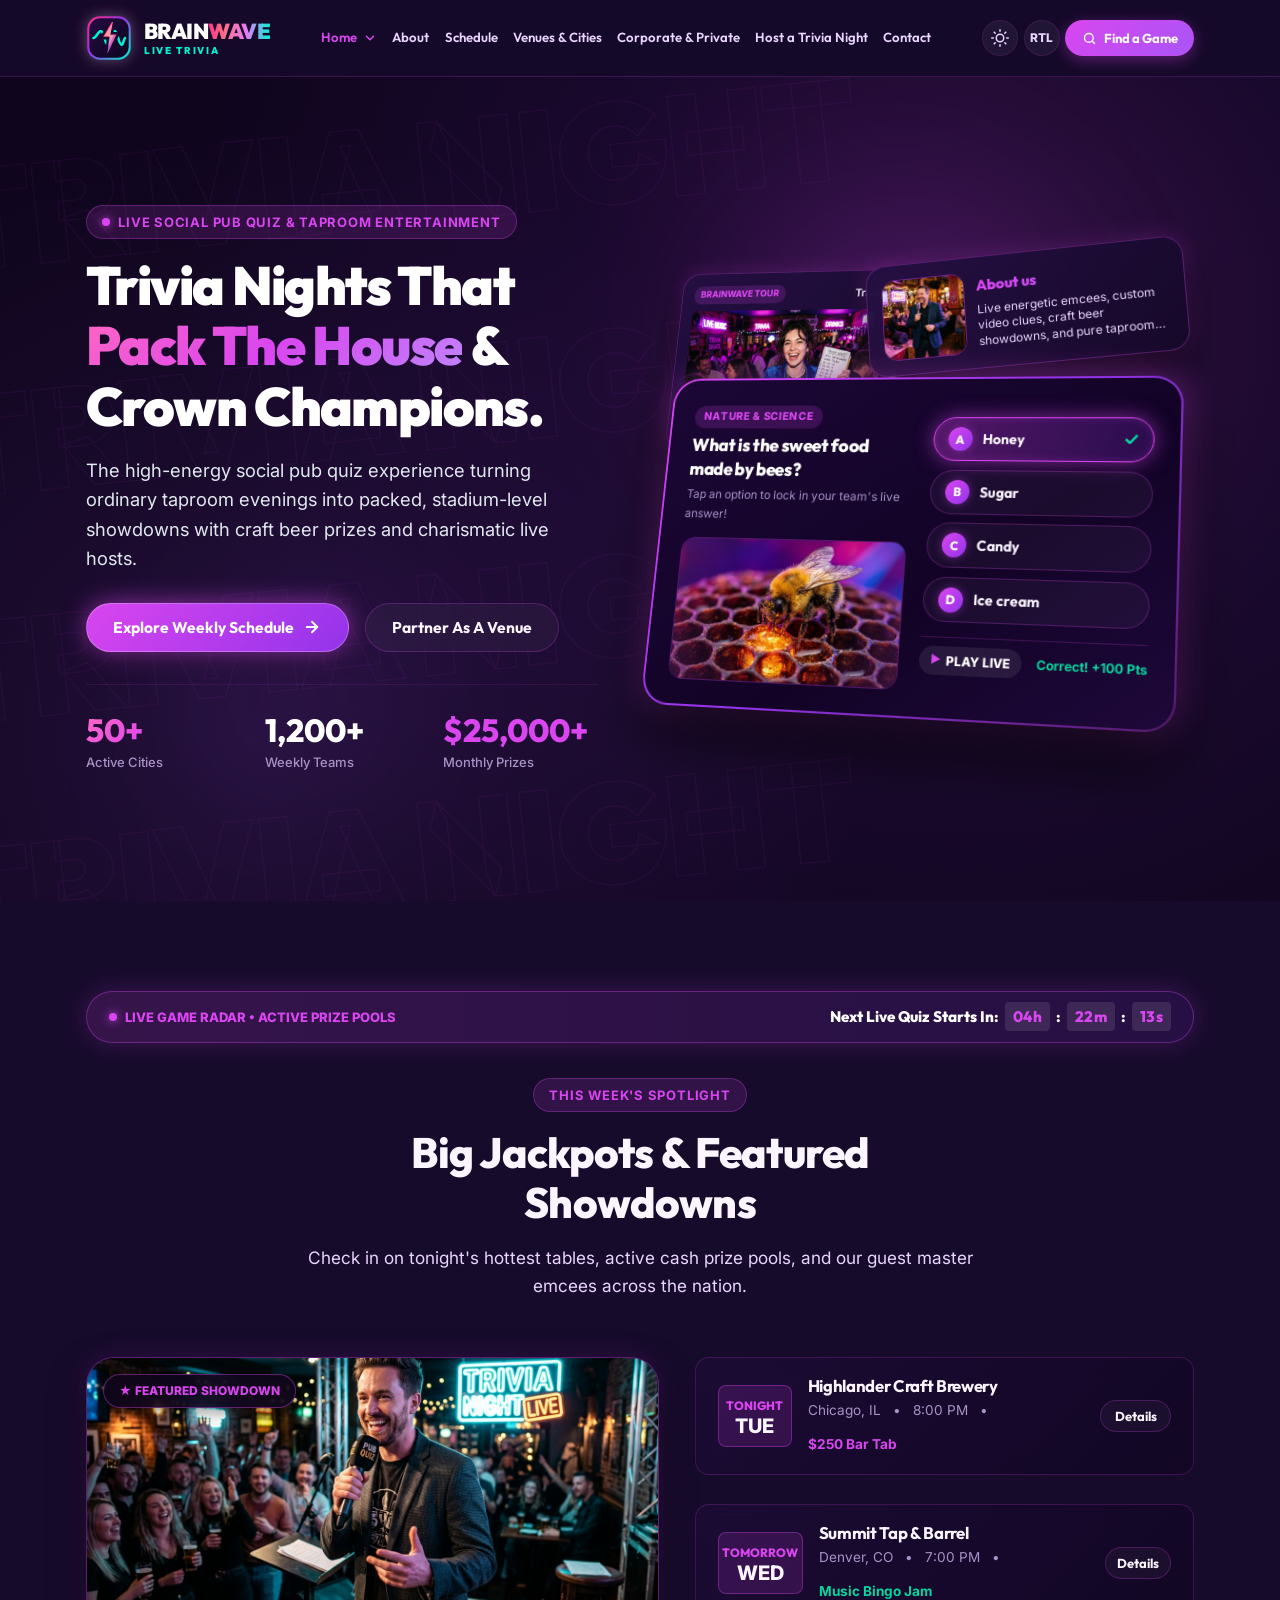
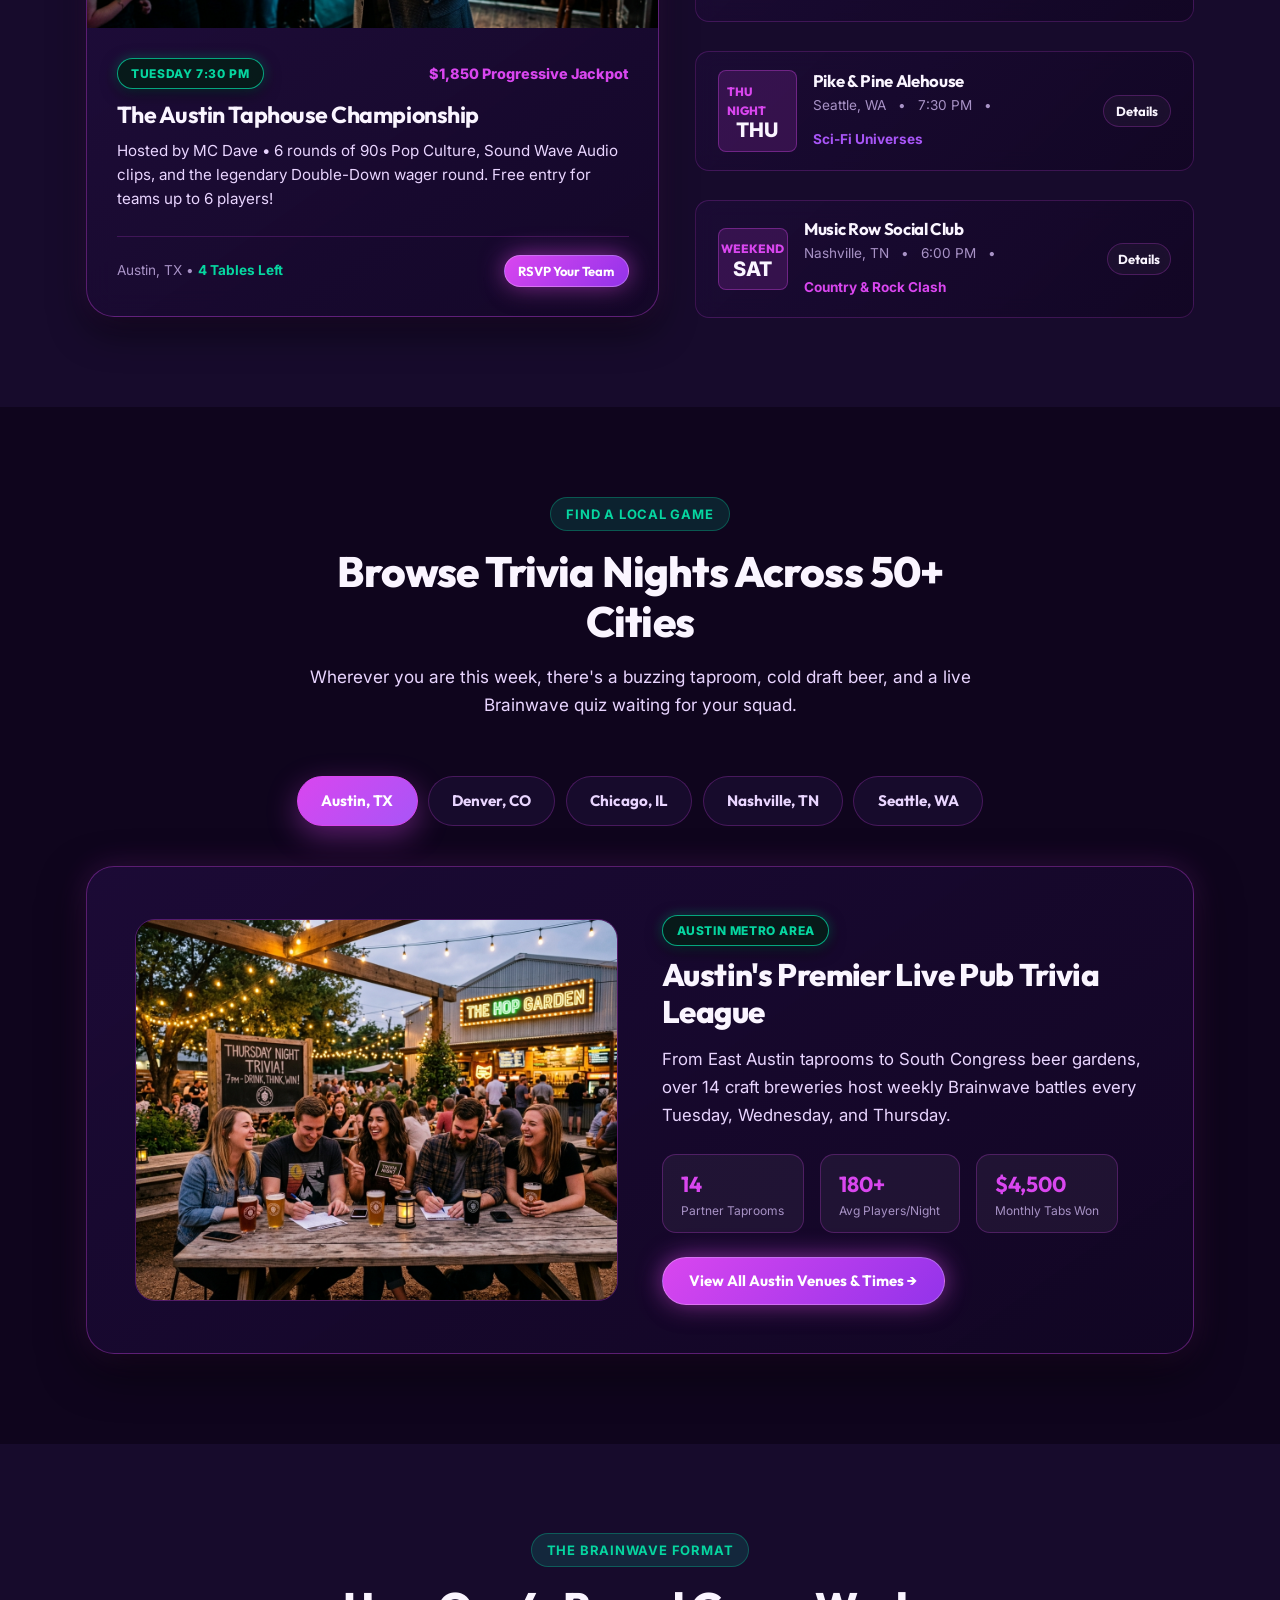
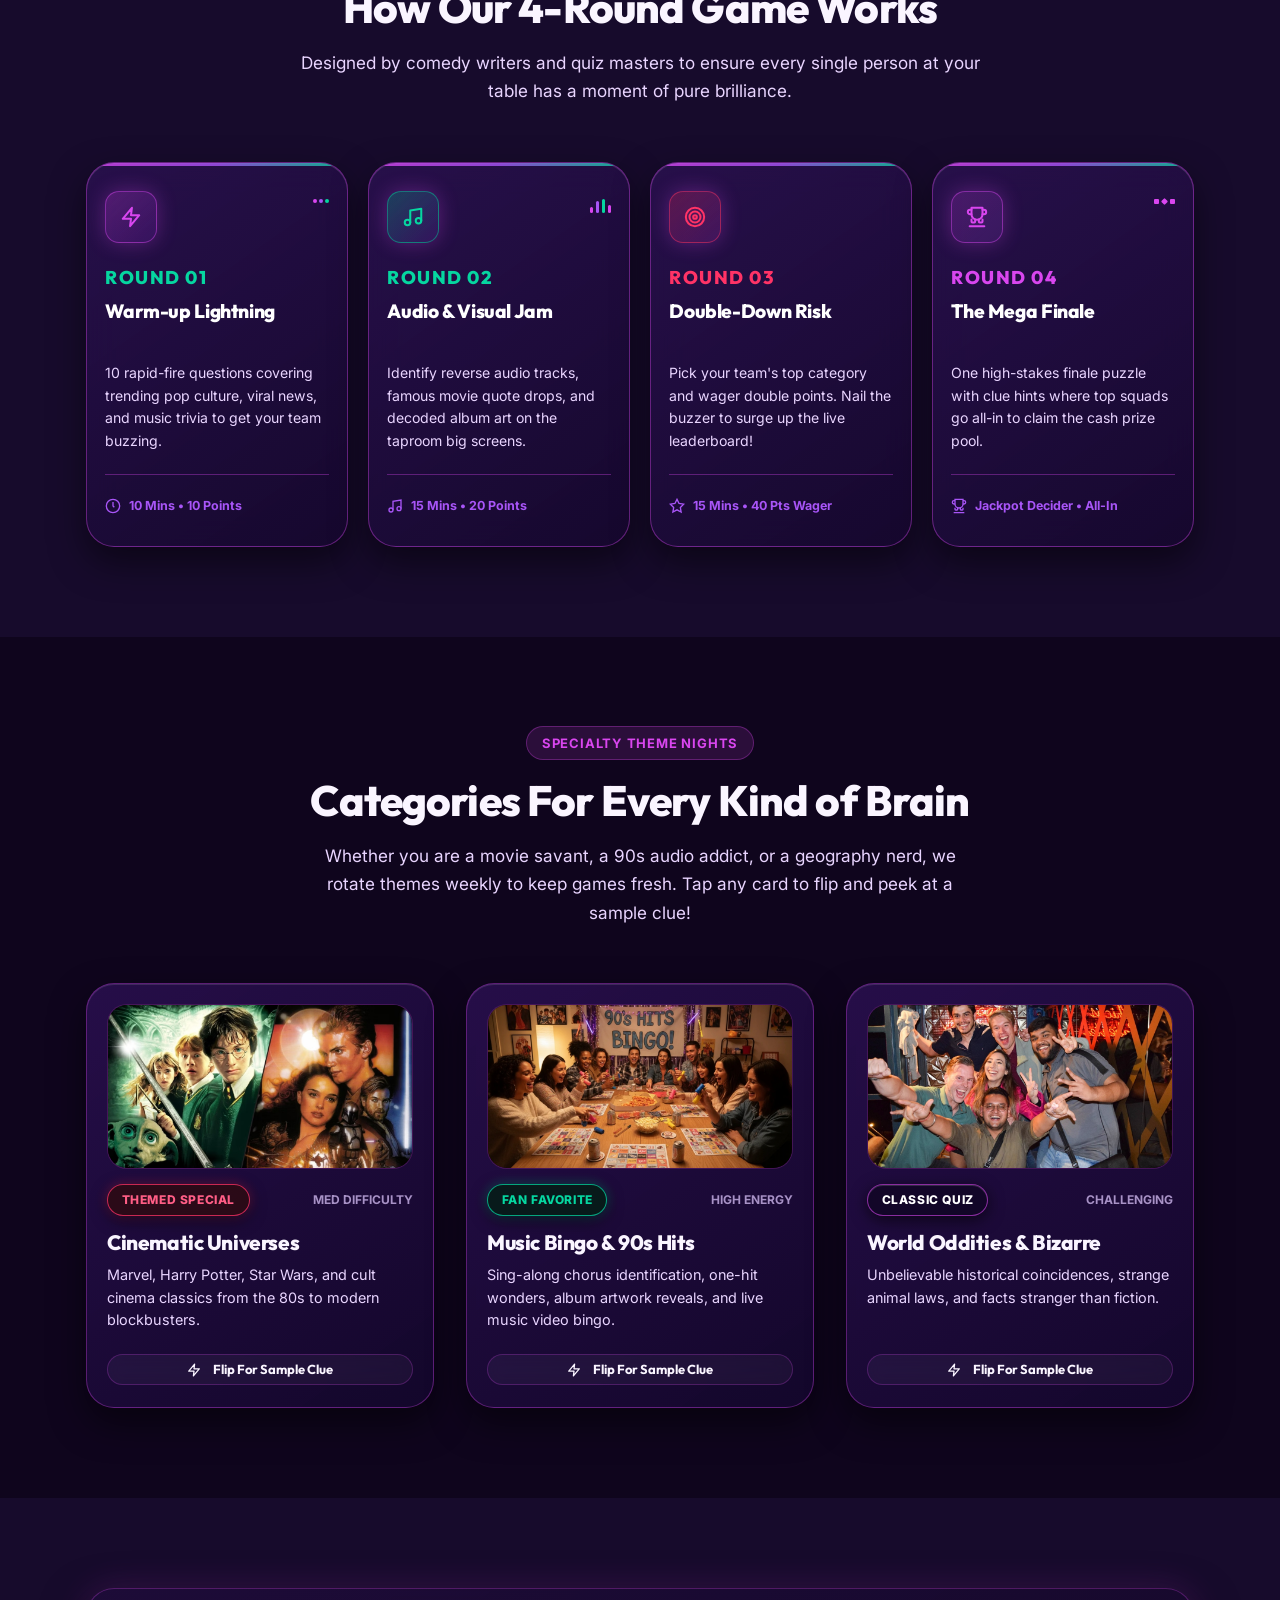
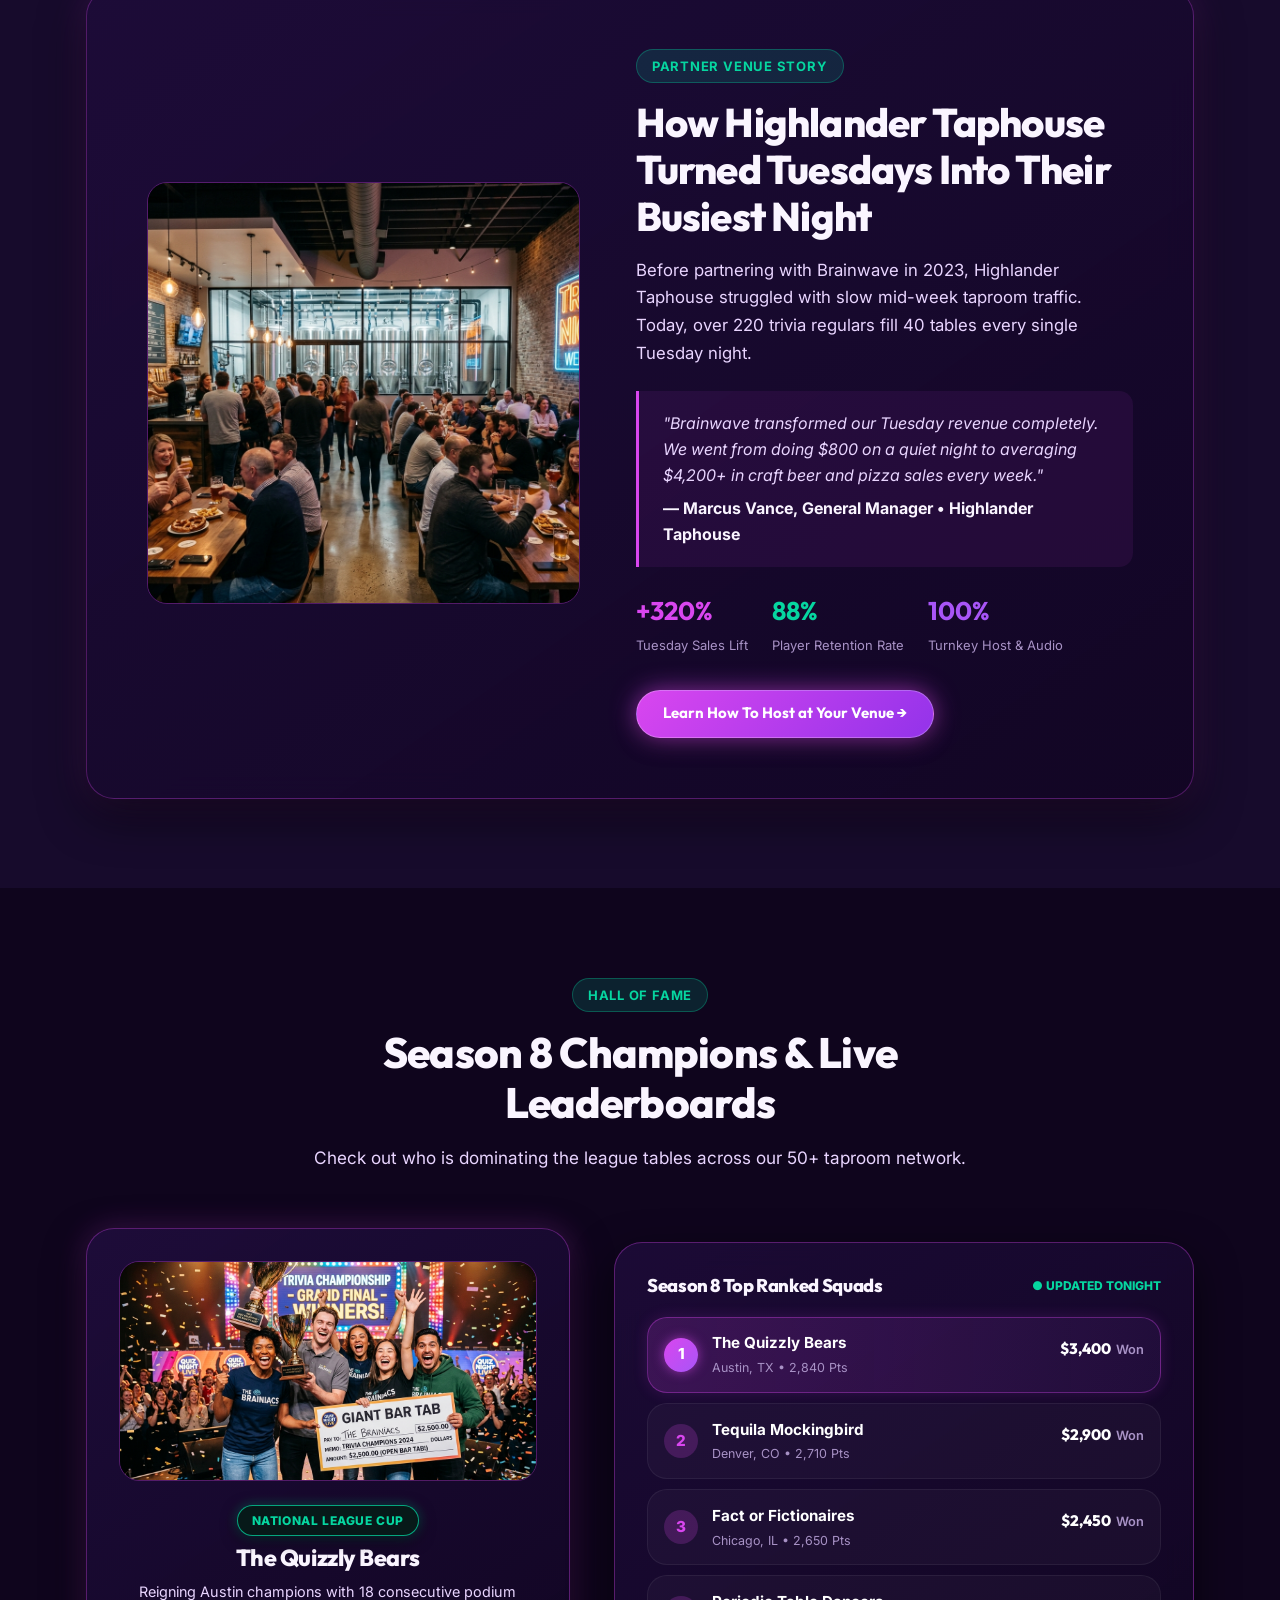
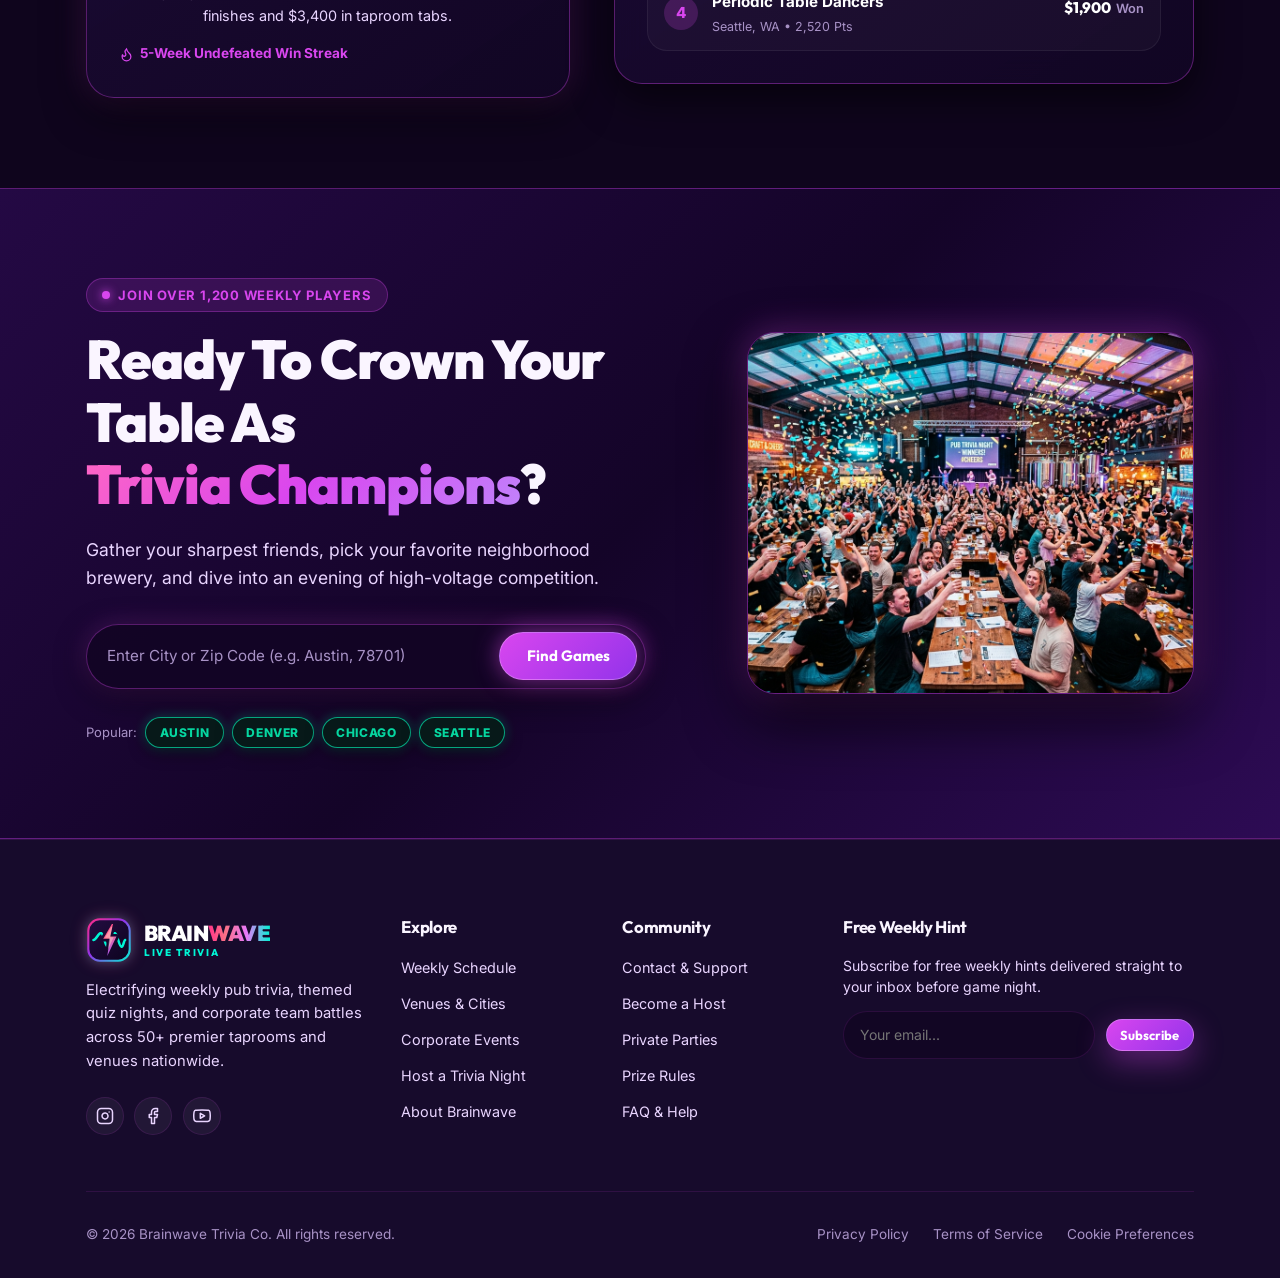
<file: index.html>
<!DOCTYPE html>
<html lang="en" data-theme="dark" dir="ltr">

<head>
  <meta charset="UTF-8">
  <meta name="viewport" content="width=device-width, initial-scale=1.0">
  <title>Brainwave Trivia — Live Social Trivia & Pub Quiz Experiences</title>
  <meta name="description"
    content="Brainwave Trivia hosts weekly live pub quizzes, themed trivia nights, corporate team-building events, and taproom entertainment across 50+ partner venues.">

  <!-- Favicon -->
  <link rel="icon" id="siteFavicon" type="image/svg+xml" href="assets/images/icons/favicon.svg">

  <!-- Stylesheets -->
  <link rel="stylesheet" href="assets/css/style.css">
  <link rel="stylesheet" href="assets/css/responsive.css">
</head>

<body>

  <!-- Attractive Site Preloader -->
  <div class="site-preloader" id="sitePreloader" aria-hidden="true">
    <div class="preloader-inner">
      <div class="preloader-logo-ring">
        <div class="preloader-pulse-glow"></div>
        <svg class="preloader-svg" width="54" height="54" viewBox="0 0 40 40" fill="none"
          xmlns="http://www.w3.org/2000/svg">
          <rect x="2" y="2" width="36" height="36" rx="10" fill="url(#bwBgGrad)" stroke="url(#bwBorderGrad)"
            stroke-width="2" />
          <path d="M6.5 20C9 20 10.5 14 13 14C15.5 14 16.5 26 19 26C21.5 26 22.5 14 25 14C27.5 14 28.5 26 31 26C32.5 26 33 20 34 20"
            stroke="#00F5D4" stroke-width="2.2" stroke-linecap="round" stroke-linejoin="round" mask="url(#bwBoltMask)" />
          <polygon points="22.5 6 15 19 20.8 19 18.5 34 26.5 17 21 17 23.5 6" fill="url(#bwBoltGrad)" />
          <polygon points="22 8.5 16.5 18 20.2 18 19 28.5 24 17.5 21.2 17.5 22.8 8.5" fill="#FFFFFF" opacity="0.32" />
        </svg>
      </div>
      <div class="preloader-text-wrap">
        <span class="preloader-brand">BRAIN<span class="preloader-accent">WAVE</span></span>
        <span class="preloader-status">SYNCHRONIZING TRIVIA CIRCUIT...</span>
      </div>
      <div class="preloader-progress-track">
        <div class="preloader-progress-bar"></div>
      </div>
    </div>
  </div>

  <!-- Shared Global SVG Gradients & Negative-Space Mask for Brand Identity -->
  <svg style="position: absolute; width: 0; height: 0; overflow: hidden;" aria-hidden="true">
    <defs>
      <linearGradient id="bwBorderGrad" x1="0%" y1="0%" x2="100%" y2="100%">
        <stop offset="0%" stop-color="#FF2A85" />
        <stop offset="45%" stop-color="#9333EA" />
        <stop offset="100%" stop-color="#00F5D4" />
      </linearGradient>
      <linearGradient id="bwBgGrad" x1="0%" y1="0%" x2="100%" y2="100%">
        <stop offset="0%" stop-color="#240D42" />
        <stop offset="100%" stop-color="#0D031F" />
      </linearGradient>
      <linearGradient id="bwBoltGrad" x1="0%" y1="0%" x2="40%" y2="100%">
        <stop offset="0%" stop-color="#FF2E93" />
        <stop offset="50%" stop-color="#FB7185" />
        <stop offset="100%" stop-color="#A855F7" />
      </linearGradient>
      <!-- Aliases for backward compatibility -->
      <linearGradient id="bwGradPrimary" x1="0%" y1="0%" x2="100%" y2="100%">
        <stop offset="0%" stop-color="#FF2A85" />
        <stop offset="45%" stop-color="#9333EA" />
        <stop offset="100%" stop-color="#00F5D4" />
      </linearGradient>
      <linearGradient id="bwGradBolt" x1="0%" y1="0%" x2="40%" y2="100%">
        <stop offset="0%" stop-color="#FF2E93" />
        <stop offset="50%" stop-color="#FB7185" />
        <stop offset="100%" stop-color="#A855F7" />
      </linearGradient>
      <!-- Negative Space Cutout Mask to eliminate messy wave/bolt overlap -->
      <mask id="bwBoltMask">
        <rect width="40" height="40" fill="#FFFFFF" />
        <polygon points="22.5 6 15 19 20.8 19 18.5 34 26.5 17 21 17 23.5 6" fill="#000000" stroke="#000000" stroke-width="4.5" stroke-linejoin="round" />
      </mask>
    </defs>
  </svg>

  <!-- Header / Navbar (7 Main Pages) -->
  <header class="site-header" id="mainHeader">
    <div class="container">
      <div class="navbar-inner">

        <!-- Redesigned Attractive Brand Logo (Brainwave + Quiz Lightning) -->
        <a href="index.html" class="brand-logo" aria-label="Brainwave Trivia Home">
          <div class="brand-logo-badge">
            <svg class="brand-logo-svg" width="38" height="38" viewBox="0 0 40 40" fill="none"
              xmlns="http://www.w3.org/2000/svg">
              <rect x="2" y="2" width="36" height="36" rx="10" fill="url(#bwBgGrad)" stroke="url(#bwBorderGrad)"
                stroke-width="1.8" />
              <path d="M6.5 20C9 20 10.5 14 13 14C15.5 14 16.5 26 19 26C21.5 26 22.5 14 25 14C27.5 14 28.5 26 31 26C32.5 26 33 20 34 20"
                stroke="#00F5D4" stroke-width="2.2" stroke-linecap="round" stroke-linejoin="round" mask="url(#bwBoltMask)" />
              <polygon points="22.5 6 15 19 20.8 19 18.5 34 26.5 17 21 17 23.5 6" fill="url(#bwBoltGrad)" />
              <polygon points="22 8.5 16.5 18 20.2 18 19 28.5 24 17.5 21.2 17.5 22.8 8.5" fill="#FFFFFF" opacity="0.32" />
            </svg>
          </div>
          <div class="brand-logo-text">
            <span class="brand-title">BRAIN<span class="brand-accent">WAVE</span></span>
            <span class="brand-tagline">LIVE TRIVIA</span>
          </div>
        </a>

        <!-- Desktop Navigation Menu (7 Main Pages) -->
        <nav class="nav-menu" aria-label="Main Navigation">

          <!-- 1. Home Dropdown (Home 1 & Home 2) -->
          <div class="nav-item dropdown active">
            <a href="index.html" class="nav-link" aria-haspopup="true" aria-expanded="false">
              <span>Home</span>
              <svg class="dropdown-chevron" width="14" height="14" viewBox="0 0 24 24" fill="none" stroke="currentColor"
                stroke-width="2.5" stroke-linecap="round" stroke-linejoin="round">
                <polyline points="6 9 12 15 18 9"></polyline>
              </svg>
            </a>
            <div class="dropdown-menu">
              <a href="index.html" class="dropdown-link active">
                <span>Home 1 (Pub Classic)</span>
                <span class="dropdown-badge">Popular</span>
              </a>
              <a href="home-2.html" class="dropdown-link">
                <span>Home 2 (Festival Live)</span>
                <span class="dropdown-badge">New</span>
              </a>
            </div>
          </div>

          <!-- 2. About -->
          <div class="nav-item">
            <a href="about.html" class="nav-link">About</a>
          </div>

          <!-- 3. Schedule -->
          <div class="nav-item">
            <a href="schedule.html" class="nav-link">Schedule</a>
          </div>

          <!-- 4. Venues & Cities -->
          <div class="nav-item">
            <a href="venues.html" class="nav-link">Venues &amp; Cities</a>
          </div>

          <!-- 5. Corporate & Private Events -->
          <div class="nav-item">
            <a href="events.html" class="nav-link">Corporate &amp; Private</a>
          </div>

          <!-- 6. Host a Trivia Night -->
          <div class="nav-item">
            <a href="host.html" class="nav-link">Host a Trivia Night</a>
          </div>

          <!-- 7. Contact -->
          <div class="nav-item">
            <a href="contact.html" class="nav-link">Contact</a>
          </div>

        </nav>

        <!-- Navbar Actions -->
        <div class="navbar-actions">

          <!-- Theme Toggle -->
          <button type="button" class="theme-toggle-btn" aria-label="Toggle Light/Dark Theme" title="Toggle Theme">
            <svg width="18" height="18" viewBox="0 0 24 24" fill="none" stroke="currentColor" stroke-width="2"
              stroke-linecap="round" stroke-linejoin="round">
              <circle cx="12" cy="12" r="5"></circle>
              <line x1="12" y1="1" x2="12" y2="3"></line>
              <line x1="12" y1="21" x2="12" y2="23"></line>
              <line x1="4.22" y1="4.22" x2="5.64" y2="5.64"></line>
              <line x1="18.36" y1="18.36" x2="19.78" y2="19.78"></line>
              <line x1="1" y1="12" x2="3" y2="12"></line>
              <line x1="21" y1="12" x2="23" y2="12"></line>
              <line x1="4.22" y1="19.78" x2="5.64" y2="18.36"></line>
              <line x1="18.36" y1="5.64" x2="19.78" y2="4.22"></line>
            </svg>
          </button>

          <!-- RTL Toggle -->
          <button type="button" class="rtl-toggle-btn" aria-label="Toggle RTL Direction" title="Toggle RTL/LTR">
            <span style="font-size:0.75rem; font-weight:800;">RTL</span>
          </button>

          <!-- Primary CTA -->
          <a href="schedule.html" class="btn btn-primary btn-sm" id="navPrimaryCta">
            <svg width="15" height="15" viewBox="0 0 24 24" fill="none" stroke="currentColor" stroke-width="2.2"
              stroke-linecap="round" stroke-linejoin="round">
              <circle cx="11" cy="11" r="7"></circle>
              <line x1="20" y1="20" x2="16" y2="16"></line>
            </svg>
            <span>Find a Game</span>
          </a>

          <!-- Mobile Hamburger Toggle -->
          <button type="button" class="mobile-nav-toggle" aria-label="Open Navigation Menu" aria-expanded="false">
            <svg width="22" height="22" viewBox="0 0 24 24" fill="none" stroke="currentColor" stroke-width="2.5"
              stroke-linecap="round" stroke-linejoin="round">
              <line x1="3" y1="12" x2="21" y2="12"></line>
              <line x1="3" y1="6" x2="21" y2="6"></line>
              <line x1="3" y1="18" x2="21" y2="18"></line>
            </svg>
          </button>

        </div>

      </div>
    </div>
  </header>

  <!-- Mobile Menu Overlay & Drawer -->
  <div class="mobile-menu-overlay" id="mobileOverlay"></div>
  <aside class="mobile-nav-drawer" id="mobileDrawer" aria-label="Mobile Navigation">
    <div class="mobile-drawer-header">
      <a href="index.html" class="brand-logo" aria-label="Brainwave Trivia Home">
        <div class="brand-logo-badge">
          <svg class="brand-logo-svg" width="34" height="34" viewBox="0 0 40 40" fill="none"
            xmlns="http://www.w3.org/2000/svg">
            <rect x="2" y="2" width="36" height="36" rx="10" fill="url(#bwBgGrad)" stroke="url(#bwBorderGrad)"
              stroke-width="1.8" />
            <path d="M6.5 20C9 20 10.5 14 13 14C15.5 14 16.5 26 19 26C21.5 26 22.5 14 25 14C27.5 14 28.5 26 31 26C32.5 26 33 20 34 20"
              stroke="#00F5D4" stroke-width="2.2" stroke-linecap="round" stroke-linejoin="round" mask="url(#bwBoltMask)" />
            <polygon points="22.5 6 15 19 20.8 19 18.5 34 26.5 17 21 17 23.5 6" fill="url(#bwBoltGrad)" />
            <polygon points="22 8.5 16.5 18 20.2 18 19 28.5 24 17.5 21.2 17.5 22.8 8.5" fill="#FFFFFF" opacity="0.32" />
          </svg>
        </div>
        <div class="brand-logo-text">
          <span class="brand-title">BRAIN<span class="brand-accent">WAVE</span></span>
          <span class="brand-tagline">LIVE TRIVIA</span>
        </div>
      </a>
      <button type="button" class="mobile-drawer-close" aria-label="Close Mobile Navigation">
        <svg width="20" height="20" viewBox="0 0 24 24" fill="none" stroke="currentColor" stroke-width="2.5"
          stroke-linecap="round" stroke-linejoin="round">
          <line x1="18" y1="6" x2="6" y2="18"></line>
          <line x1="6" y1="6" x2="18" y2="18"></line>
        </svg>
      </button>
    </div>

    <!-- Mobile Nav Links -->
    <div class="mobile-nav-list">

      <!-- Home Accordion -->
      <div class="mobile-nav-item active">
        <button type="button" class="mobile-nav-link mobile-dropdown-btn" aria-expanded="false">
          <span>Home</span>
          <svg class="dropdown-chevron" width="16" height="16" viewBox="0 0 24 24" fill="none" stroke="currentColor"
            stroke-width="2.5" stroke-linecap="round" stroke-linejoin="round">
            <polyline points="6 9 12 15 18 9"></polyline>
          </svg>
        </button>
        <div class="mobile-dropdown-menu">
          <a href="index.html" class="mobile-dropdown-link active">
            <span>Home 1 (Pub Classic)</span>
            <span class="dropdown-badge">Popular</span>
          </a>
          <a href="home-2.html" class="mobile-dropdown-link">
            <span>Home 2 (Festival Live)</span>
            <span class="dropdown-badge">New</span>
          </a>
        </div>
      </div>

      <div class="mobile-nav-item">
        <a href="about.html" class="mobile-nav-link">About</a>
      </div>

      <div class="mobile-nav-item">
        <a href="schedule.html" class="mobile-nav-link">Schedule</a>
      </div>

      <div class="mobile-nav-item">
        <a href="venues.html" class="mobile-nav-link">Venues &amp; Cities</a>
      </div>

      <div class="mobile-nav-item">
        <a href="events.html" class="mobile-nav-link">Corporate &amp; Private</a>
      </div>

      <div class="mobile-nav-item">
        <a href="host.html" class="mobile-nav-link">Host a Trivia Night</a>
      </div>

      <div class="mobile-nav-item">
        <a href="contact.html" class="mobile-nav-link">Contact</a>
      </div>

    </div>

    <div class="mobile-drawer-footer">
      <a href="schedule.html" class="btn btn-primary" style="width:100%; justify-content:center;">
        <svg width="16" height="16" viewBox="0 0 24 24" fill="none" stroke="currentColor" stroke-width="2.2"
          stroke-linecap="round" stroke-linejoin="round" style="margin-right: 0.5rem;">
          <circle cx="11" cy="11" r="7"></circle>
          <line x1="20" y1="20" x2="16" y2="16"></line>
        </svg>
        <span>Find a Game</span>
      </a>
    </div>
  </aside>

  <!-- Main Content (Home 1: Exactly 8 Meaningful Sections) -->
  <main id="mainContent">

    <!-- =========================================================================
         SECTION 1: HIGH-ENERGY HERO (3D Isometric Floating Showcase & Watermark)
         ========================================================================= -->
    <section class="hero-section" id="hero">

      <!-- Background Stylized Typography Watermark (Outlined Text matching reference) -->
      <div class="hero-watermark-bg" aria-hidden="true">
        <div class="watermark-row">Trivia Night</div>
        <div class="watermark-row">Trivia Night</div>
        <div class="watermark-row">Trivia Night</div>
        <div class="watermark-row">Trivia Night</div>
      </div>

      <!-- Ambient Glow Orbs -->
      <div class="hero-ambient-orb hero-orb-1" aria-hidden="true"></div>
      <div class="hero-ambient-orb hero-orb-2" aria-hidden="true"></div>

      <div class="container">
        <div class="hero-grid">

          <!-- Hero Text -->
          <div class="hero-content">
            <div class="section-tag tag-magenta">
              <span class="pulse-dot"></span>
              <span>Live Social Pub Quiz &amp; Taproom Entertainment</span>
            </div>

            <h1 class="hero-title">
              Trivia Nights That <span class="text-gradient-brand">Pack The House</span> &amp; Crown Champions.
            </h1>

            <p class="hero-subtitle">
              The high-energy social pub quiz experience turning ordinary taproom evenings into packed, stadium-level
              showdowns with craft beer prizes and charismatic live hosts.
            </p>

            <div class="hero-actions">
              <a href="schedule.html" class="btn btn-primary btn-lg glow-btn">
                <span>Explore Weekly Schedule</span>
                <svg width="18" height="18" viewBox="0 0 24 24" fill="none" stroke="currentColor" stroke-width="2.5"
                  stroke-linecap="round" stroke-linejoin="round">
                  <line x1="5" y1="12" x2="19" y2="12"></line>
                  <polyline points="12 5 19 12 12 19"></polyline>
                </svg>
              </a>
              <a href="host.html" class="btn btn-outline btn-lg">
                <span>Partner As A Venue</span>
              </a>
            </div>

            <!-- Stats Row -->
            <div class="hero-stats-row">
              <div class="hero-stat-item">
                <span class="hero-stat-number text-gradient-brand">50+</span>
                <span class="hero-stat-label">Active Cities</span>
              </div>
              <div class="hero-stat-item">
                <span class="hero-stat-number text-glow-white">1,200+</span>
                <span class="hero-stat-label">Weekly Teams</span>
              </div>
              <div class="hero-stat-item">
                <span class="hero-stat-number text-fuchsia">$25,000+</span>
                <span class="hero-stat-label">Monthly Prizes</span>
              </div>
            </div>
          </div>

          <!-- Hero 3D Tilted Perspective Stage (Exact Mockup Match) -->
          <div class="hero-showcase-stage">

            <!-- Floating Background Card: Trivia Night Slide Deck -->
            <div class="floating-mock-card card-slide-bg animate-float-slow">
              <div class="slide-card-header">
                <span class="slide-card-badge">Brainwave Tour</span>
                <span class="slide-card-title">Trivia Night</span>
              </div>
              <img src="assets/images/hero/hero-card-slide.webp" alt="Trivia winners celebrating" class="slide-card-img"
                width="300" height="140" loading="eager">
              <div class="slide-card-caption">Weekly Taproom Leagues</div>
            </div>

            <!-- Floating Top Card: About Us / Host Showcase -->
            <div class="floating-mock-card card-about-host animate-float-reverse">
              <div class="about-host-inner">
                <img src="assets/images/hero/hero-card-host.webp" alt="Charismatic Trivia Host" class="about-host-img"
                  width="85" height="85" loading="eager">
                <div class="about-host-content">
                  <div class="about-host-tag">About us</div>
                  <p class="about-host-text">Live energetic emcees, custom video clues, craft beer showdowns, and pure
                    taproom comedy.</p>
                </div>
              </div>
            </div>

            <!-- Centerpiece 3D Interactive Quiz Screen (The Main Star matching mockup!) -->
            <div class="floating-quiz-main-screen animate-float-center" id="heroInteractiveQuiz">
              <div class="quiz-screen-glass-border">
                <div class="quiz-screen-body">

                  <!-- Left side: Question + Bee Honeycomb Graphic -->
                  <div class="quiz-screen-left">
                    <div class="quiz-question-banner">
                      <span class="quiz-category-tag">Nature &amp; Science</span>
                      <h3 class="quiz-main-question">What is the sweet food made by bees?</h3>
                      <p class="quiz-subtext">Tap an option to lock in your team's live answer!</p>
                    </div>
                    <div class="quiz-bee-img-wrap">
                      <img src="assets/images/hero/hero-quiz-card-bee.webp" alt="Golden Honeybee on Honeycomb"
                        class="quiz-bee-img" width="220" height="140" loading="eager">
                      <div class="bee-glow-overlay"></div>
                    </div>
                  </div>

                  <!-- Right side: Quiz Option Pills matching the user reference image -->
                  <div class="quiz-screen-right">
                    <div class="quiz-mock-options">
                      <button type="button" class="quiz-option-pill active-correct-pill" data-opt="A"
                        data-correct="true">
                        <span class="opt-letter">A</span>
                        <span class="opt-label">Honey</span>
                        <span class="opt-check-icon">✓</span>
                      </button>
                      <button type="button" class="quiz-option-pill" data-opt="B" data-correct="false">
                        <span class="opt-letter">B</span>
                        <span class="opt-label">Sugar</span>
                        <span class="opt-check-icon">✓</span>
                      </button>
                      <button type="button" class="quiz-option-pill" data-opt="C" data-correct="false">
                        <span class="opt-letter">C</span>
                        <span class="opt-label">Candy</span>
                        <span class="opt-check-icon">✓</span>
                      </button>
                      <button type="button" class="quiz-option-pill" data-opt="D" data-correct="false">
                        <span class="opt-letter">D</span>
                        <span class="opt-label">Ice cream</span>
                        <span class="opt-check-icon">✓</span>
                      </button>
                    </div>

                    <div class="quiz-screen-bottom-bar">
                      <div class="quiz-play-badge">
                        <span class="play-triangle">▶</span>
                        <span>Play Live</span>
                      </div>
                      <div class="quiz-score-indicator" id="heroQuizFeedback">
                        <span class="correct-text">Correct! +100 Pts</span>
                      </div>
                    </div>
                  </div>

                </div>
              </div>
            </div>

          </div>

        </div>
      </div>
    </section>

    <!-- =========================================================================
         SECTION 2: THIS WEEK'S SPOTLIGHT & LIVE RADAR TICKER
         ========================================================================= -->
    <section class="section-py" id="spotlight" style="background-color: var(--bg-surface);">
      <div class="container">

        <!-- Modern Live Radar Countdown Header -->
        <div class="radar-countdown-banner reveal-on-scroll">
          <div class="countdown-live-badge">
            <span class="pulse-dot"></span>
            <span>Live Game Radar &bull; Active Prize Pools</span>
          </div>
          <div class="countdown-timer-display">
            <span>Next Live Quiz Starts In:</span>
            <span class="time-val" id="radarTimerHours">04h</span> :
            <span class="time-val" id="radarTimerMins">22m</span> :
            <span class="time-val" id="radarTimerSecs">15s</span>
          </div>
        </div>

        <div class="section-header reveal-on-scroll">
          <div class="section-tag tag-coral">
            <span>This Week's Spotlight</span>
          </div>
          <h2 class="section-title">Big Jackpots &amp; Featured Showdowns</h2>
          <p class="section-desc">
            Check in on tonight's hottest tables, active cash prize pools, and our guest master emcees across the
            nation.
          </p>
        </div>

        <div class="spotlight-grid">

          <!-- Featured Spotlight Card -->
          <div class="spotlight-card-main reveal-on-scroll">
            <div class="spotlight-card-media">
              <img src="assets/images/sections/spotlight-pub-hosts.webp"
                alt="Charismatic Brainwave emcee hosting live quiz" width="600" height="270" loading="lazy">
              <div class="spotlight-card-badge">
                <span style="color:var(--brand-primary); font-weight:800;">★ FEATURED SHOWDOWN</span>
              </div>
            </div>
            <div class="spotlight-card-body">
              <div
                style="display:flex; justify-content:space-between; align-items:center; margin-bottom:0.75rem; flex-wrap:wrap; gap:0.5rem;">
                <span class="category-pill pill-mint">TUESDAY 7:30 PM</span>
                <span
                  style="font-size:0.9rem; font-weight:800; color:var(--brand-primary);">$1,850
                  Progressive Jackpot</span>
              </div>
              <h3 style="font-size:1.45rem; margin-bottom:0.65rem;">The Austin Taphouse Championship</h3>
              <p
                style="font-size:0.95rem; color:var(--text-secondary); margin-bottom:1.5rem; flex-grow:1; line-height:1.6;">
                Hosted by MC Dave &bull; 6 rounds of 90s Pop Culture, Sound Wave Audio clips, and the legendary
                Double-Down wager round. Free entry for teams up to 6 players!
              </p>
              <div class="spotlight-card-footer">
                <span class="spotlight-footer-meta">Austin, TX &bull; <strong
                    style="color:var(--brand-cyan);">4 Tables Left</strong></span>
                <a href="schedule.html" class="btn btn-primary btn-sm glow-btn">RSVP Your Team</a>
              </div>
            </div>
          </div>

          <!-- Live Upcoming Games Radar List -->
          <div class="spotlight-radar-list">

            <!-- Radar Item 1 -->
            <div class="radar-item reveal-on-scroll">
              <div class="radar-item-date">
                <span class="radar-item-day">TONIGHT</span>
                <span class="radar-item-num">TUE</span>
              </div>
              <div class="radar-item-info">
                <h4 class="radar-item-title">Highlander Craft Brewery</h4>
                <div class="radar-item-meta">
                  <span>Chicago, IL</span> &bull; <span>8:00 PM</span> &bull; <span
                    style="color:var(--brand-primary); font-weight:700;">$250 Bar Tab</span>
                </div>
              </div>
              <a href="schedule.html" class="btn btn-outline btn-sm">Details</a>
            </div>

            <!-- Radar Item 2 -->
            <div class="radar-item reveal-on-scroll">
              <div class="radar-item-date">
                <span class="radar-item-day">TOMORROW</span>
                <span class="radar-item-num">WED</span>
              </div>
              <div class="radar-item-info">
                <h4 class="radar-item-title">Summit Tap &amp; Barrel</h4>
                <div class="radar-item-meta">
                  <span>Denver, CO</span> &bull; <span>7:00 PM</span> &bull; <span
                    style="color:var(--brand-cyan); font-weight:700;">Music Bingo Jam</span>
                </div>
              </div>
              <a href="schedule.html" class="btn btn-outline btn-sm">Details</a>
            </div>

            <!-- Radar Item 3 -->
            <div class="radar-item reveal-on-scroll">
              <div class="radar-item-date">
                <span class="radar-item-day">THU NIGHT</span>
                <span class="radar-item-num">THU</span>
              </div>
              <div class="radar-item-info">
                <h4 class="radar-item-title">Pike &amp; Pine Alehouse</h4>
                <div class="radar-item-meta">
                  <span>Seattle, WA</span> &bull; <span>7:30 PM</span> &bull; <span
                    style="color:var(--brand-accent); font-weight:700;">Sci-Fi Universes</span>
                </div>
              </div>
              <a href="schedule.html" class="btn btn-outline btn-sm">Details</a>
            </div>

            <!-- Radar Item 4 -->
            <div class="radar-item reveal-on-scroll">
              <div class="radar-item-date">
                <span class="radar-item-day">WEEKEND</span>
                <span class="radar-item-num">SAT</span>
              </div>
              <div class="radar-item-info">
                <h4 class="radar-item-title">Music Row Social Club</h4>
                <div class="radar-item-meta">
                  <span>Nashville, TN</span> &bull; <span>6:00 PM</span> &bull; <span
                    style="color:var(--brand-primary); font-weight:700;">Country &amp; Rock Clash</span>
                </div>
              </div>
              <a href="schedule.html" class="btn btn-outline btn-sm">Details</a>
            </div>

          </div>

        </div>

      </div>
    </section>

    <!-- =========================================================================
         SECTION 3: EXPLORE TRIVIA BY CITY & NEIGHBORHOOD
         ========================================================================= -->
    <section class="section-py" id="cities">
      <div class="container">

        <div class="section-header reveal-on-scroll">
          <div class="section-tag tag-mint">
            <span>Find A Local Game</span>
          </div>
          <h2 class="section-title">Browse Trivia Nights Across 50+ Cities</h2>
          <p class="section-desc">
            Wherever you are this week, there's a buzzing taproom, cold draft beer, and a live Brainwave quiz waiting
            for your squad.
          </p>
        </div>

        <!-- City Navigation Tabs -->
        <div class="city-tabs-nav reveal-on-scroll">
          <button type="button" class="city-tab-btn active" data-city="austin">Austin, TX</button>
          <button type="button" class="city-tab-btn" data-city="denver">Denver, CO</button>
          <button type="button" class="city-tab-btn" data-city="chicago">Chicago, IL</button>
          <button type="button" class="city-tab-btn" data-city="nashville">Nashville, TN</button>
          <button type="button" class="city-tab-btn" data-city="seattle">Seattle, WA</button>
        </div>

        <!-- City Panes -->
        <div class="city-tab-content">

          <!-- Austin Pane -->
          <div class="city-tab-pane active" id="city-austin">
            <div class="city-showcase-grid reveal-on-scroll">
              <div class="city-showcase-media">
                <img src="assets/images/sections/city-austin-craft-beer.webp"
                  alt="Lively Austin craft beer garden trivia night" width="560" height="380" loading="lazy">
              </div>
              <div class="city-showcase-info">
                <span class="category-pill pill-mint">AUSTIN METRO AREA</span>
                <h3 style="font-size:1.95rem; margin:0.65rem 0 1rem; font-weight:800;">Austin's Premier Live Pub Trivia
                  League</h3>
                <p style="color:var(--text-secondary); font-size:1.05rem; line-height:1.65;">
                  From East Austin taprooms to South Congress beer gardens, over 14 craft breweries host weekly
                  Brainwave battles every Tuesday, Wednesday, and Thursday.
                </p>
                <div class="city-stat-pills">
                  <div class="city-stat-pill">
                    <strong>14</strong>
                    <span>Partner Taprooms</span>
                  </div>
                  <div class="city-stat-pill">
                    <strong>180+</strong>
                    <span>Avg Players/Night</span>
                  </div>
                  <div class="city-stat-pill">
                    <strong>$4,500</strong>
                    <span>Monthly Tabs Won</span>
                  </div>
                </div>
                <a href="venues.html" class="btn btn-primary glow-btn">View All Austin Venues &amp; Times →</a>
              </div>
            </div>
          </div>

          <!-- Denver Pane -->
          <div class="city-tab-pane" id="city-denver">
            <div class="city-showcase-grid reveal-on-scroll">
              <div class="city-showcase-media">
                <img src="assets/images/sections/city-denver-taproom.webp"
                  alt="Denver RiNo craft beer taproom trivia night" width="560" height="380" loading="lazy">
              </div>
              <div class="city-showcase-info">
                <span class="category-pill pill-mint">DENVER &amp; BOULDER</span>
                <h3 style="font-size:1.95rem; margin:0.65rem 0 1rem; font-weight:800;">Mile-High Brains &amp; Microbrews
                </h3>
                <p style="color:var(--text-secondary); font-size:1.05rem; line-height:1.65;">
                  RiNo Arts District to LoDo, Denver is home to our largest outdoor patio trivia showdowns featuring
                  custom mountain themes and craft sours.
                </p>
                <div class="city-stat-pills">
                  <div class="city-stat-pill">
                    <strong>11</strong>
                    <span>Partner Breweries</span>
                  </div>
                  <div class="city-stat-pill">
                    <strong>210+</strong>
                    <span>Avg Players/Night</span>
                  </div>
                  <div class="city-stat-pill">
                    <strong>$3,800</strong>
                    <span>Monthly Tabs Won</span>
                  </div>
                </div>
                <a href="venues.html" class="btn btn-primary glow-btn">View All Denver Venues &amp; Times →</a>
              </div>
            </div>
          </div>

          <!-- Chicago Pane -->
          <div class="city-tab-pane" id="city-chicago">
            <div class="city-showcase-grid reveal-on-scroll">
              <div class="city-showcase-media">
                <img src="assets/images/sections/city-chicago-pub.webp" alt="Chicago pub trivia night" width="560"
                  height="380" loading="lazy">
              </div>
              <div class="city-showcase-info">
                <span class="category-pill pill-mint">GREATER CHICAGO</span>
                <h3 style="font-size:1.95rem; margin:0.65rem 0 1rem; font-weight:800;">Windy City Trivia &amp; Deep Dish
                  Glory</h3>
                <p style="color:var(--text-secondary); font-size:1.05rem; line-height:1.65;">
                  Logan Square, Wicker Park, and Lincoln Park taprooms pack wall-to-wall for our classic 4-round
                  tournament games.
                </p>
                <div class="city-stat-pills">
                  <div class="city-stat-pill">
                    <strong>16</strong>
                    <span>Partner Venues</span>
                  </div>
                  <div class="city-stat-pill">
                    <strong>240+</strong>
                    <span>Avg Players/Night</span>
                  </div>
                  <div class="city-stat-pill">
                    <strong>$5,200</strong>
                    <span>Monthly Tabs Won</span>
                  </div>
                </div>
                <a href="venues.html" class="btn btn-primary glow-btn">View All Chicago Venues &amp; Times →</a>
              </div>
            </div>
          </div>

          <!-- Nashville Pane -->
          <div class="city-tab-pane" id="city-nashville">
            <div class="city-showcase-grid reveal-on-scroll">
              <div class="city-showcase-media">
                <img src="assets/images/sections/city-nashville-honkytonk.webp" alt="Nashville music pub trivia night"
                  width="560" height="380" loading="lazy">
              </div>
              <div class="city-showcase-info">
                <span class="category-pill pill-mint">NASHVILLE &amp; EAST NASHVILLE</span>
                <h3 style="font-size:1.95rem; margin:0.65rem 0 1rem; font-weight:800;">Music City Audio Quizzes &amp;
                  Southern Pints</h3>
                <p style="color:var(--text-secondary); font-size:1.05rem; line-height:1.65;">
                  Featuring our famous Music Bingo rounds alongside classic general knowledge across top honky-tonks and
                  craft distilleries.
                </p>
                <div class="city-stat-pills">
                  <div class="city-stat-pill">
                    <strong>9</strong>
                    <span>Partner Lounges</span>
                  </div>
                  <div class="city-stat-pill">
                    <strong>150+</strong>
                    <span>Avg Players/Night</span>
                  </div>
                  <div class="city-stat-pill">
                    <strong>$3,200</strong>
                    <span>Monthly Tabs Won</span>
                  </div>
                </div>
                <a href="venues.html" class="btn btn-primary glow-btn">View All Nashville Venues &amp; Times →</a>
              </div>
            </div>
          </div>

          <!-- Seattle Pane -->
          <div class="city-tab-pane" id="city-seattle">
            <div class="city-showcase-grid reveal-on-scroll">
              <div class="city-showcase-media">
                <img src="assets/images/sections/city-seattle-brewery.webp" alt="Seattle Ballard brewery trivia night"
                  width="560" height="380" loading="lazy">
              </div>
              <div class="city-showcase-info">
                <span class="category-pill pill-mint">SEATTLE &amp; BALLARD</span>
                <h3 style="font-size:1.95rem; margin:0.65rem 0 1rem; font-weight:800;">Ballard Brewery District Trivia
                  Nights</h3>
                <p style="color:var(--text-secondary); font-size:1.05rem; line-height:1.65;">
                  Hoppy IPAs, rainy evenings, and fiercely contested trivia rounds that pack Ballard's top industrial
                  taprooms every week.
                </p>
                <div class="city-stat-pills">
                  <div class="city-stat-pill">
                    <strong>12</strong>
                    <span>Partner Taprooms</span>
                  </div>
                  <div class="city-stat-pill">
                    <strong>175+</strong>
                    <span>Avg Players/Night</span>
                  </div>
                  <div class="city-stat-pill">
                    <strong>$4,100</strong>
                    <span>Monthly Tabs Won</span>
                  </div>
                </div>
                <a href="venues.html" class="btn btn-primary glow-btn">View All Seattle Venues &amp; Times →</a>
              </div>
            </div>
          </div>

        </div>

      </div>
    </section>

    <!-- =========================================================================
         SECTION 4: THE 4-ROUND GAME EXPERIENCE (Bento Process)
         ========================================================================= -->
    <section class="section-py" id="experience" style="background-color: var(--bg-surface);">
      <div class="container">

        <div class="section-header reveal-on-scroll">
          <div class="section-tag tag-mint">
            <span>The Brainwave Format</span>
          </div>
          <h2 class="section-title">How Our 4-Round Game Works</h2>
          <p class="section-desc">
            Designed by comedy writers and quiz masters to ensure every single person at your table has a moment of pure
            brilliance.
          </p>
        </div>

        <div class="bento-experience-grid">

          <!-- Round 1 -->
          <div class="bento-exp-card reveal-on-scroll">
            <div class="bento-round-body">
              <div style="display:flex; justify-content:space-between; align-items:flex-start;">
                <div class="bento-icon-badge">
                  <svg width="22" height="22" viewBox="0 0 24 24" fill="none" stroke="currentColor" stroke-width="2.5"
                    stroke-linecap="round" stroke-linejoin="round">
                    <polygon points="13 2 3 14 12 14 11 22 21 10 12 10 13 2"></polygon>
                  </svg>
                </div>
                <div class="lightning-pulse-group" style="margin-top:0.5rem;">
                  <span class="bolt-dot"></span>
                  <span class="bolt-dot"></span>
                  <span class="bolt-dot"></span>
                </div>
              </div>
              <div class="bento-round-num">Round 01</div>
              <h3 class="bento-round-title">Warm-up Lightning</h3>
              <p class="bento-round-desc">
                10 rapid-fire questions covering trending pop culture, viral news, and music trivia to get your team
                buzzing.
              </p>
            </div>
            <div class="bento-round-footer">
              <svg width="16" height="16" viewBox="0 0 24 24" fill="none" stroke="currentColor" stroke-width="2">
                <circle cx="12" cy="12" r="10"></circle>
                <polyline points="12 6 12 12 14 14"></polyline>
              </svg>
              <span>10 Mins &bull; 10 Points</span>
            </div>
          </div>

          <!-- Round 2 with Equalizer Animation -->
          <div class="bento-exp-card reveal-on-scroll">
            <div class="bento-round-body">
              <div style="display:flex; justify-content:space-between; align-items:flex-start;">
                <div class="bento-icon-badge"
                  style="background:linear-gradient(135deg, rgba(6,214,160,0.25), rgba(147,51,234,0.15)); border-color:rgba(6,214,160,0.45); color:var(--brand-cyan);">
                  <svg width="22" height="22" viewBox="0 0 24 24" fill="none" stroke="currentColor" stroke-width="2.5"
                    stroke-linecap="round" stroke-linejoin="round">
                    <path d="M9 18V5l12-2v13"></path>
                    <circle cx="6" cy="18" r="3"></circle>
                    <circle cx="18" cy="16" r="3"></circle>
                  </svg>
                </div>
                <div class="equalizer-bar-group" style="margin-top:0.5rem;">
                  <span class="eq-bar"></span>
                  <span class="eq-bar"></span>
                  <span class="eq-bar"></span>
                  <span class="eq-bar"></span>
                </div>
              </div>
              <div class="bento-round-num" style="color:var(--brand-cyan);">Round 02</div>
              <h3 class="bento-round-title">Audio &amp; Visual Jam</h3>
              <p class="bento-round-desc">
                Identify reverse audio tracks, famous movie quote drops, and decoded album art on the taproom big
                screens.
              </p>
            </div>
            <div class="bento-round-footer">
              <svg width="16" height="16" viewBox="0 0 24 24" fill="none" stroke="currentColor" stroke-width="2">
                <path d="M9 18V5l12-2v13"></path>
                <circle cx="6" cy="18" r="3"></circle>
                <circle cx="18" cy="16" r="3"></circle>
              </svg>
              <span>15 Mins &bull; 20 Points</span>
            </div>
          </div>

          <!-- Round 3 -->
          <div class="bento-exp-card reveal-on-scroll">
            <div class="bento-round-body">
              <div style="display:flex; justify-content:space-between; align-items:flex-start;">
                <div class="bento-icon-badge"
                  style="background:linear-gradient(135deg, rgba(255,51,102,0.25), rgba(217,70,239,0.15)); border-color:rgba(255,51,102,0.45); color:var(--brand-coral);">
                  <svg width="22" height="22" viewBox="0 0 24 24" fill="none" stroke="currentColor" stroke-width="2.5"
                    stroke-linecap="round" stroke-linejoin="round">
                    <circle cx="12" cy="12" r="10"></circle>
                    <circle cx="12" cy="12" r="6"></circle>
                    <circle cx="12" cy="12" r="2"></circle>
                  </svg>
                </div>
                <div class="doubledown-ripple-group">
                  <span class="ripple-ring"></span>
                  <span class="ripple-ring"></span>
                  <span class="ripple-ring"></span>
                </div>
              </div>
              <div class="bento-round-num" style="color:var(--brand-coral);">Round 03</div>
              <h3 class="bento-round-title">Double-Down Risk</h3>
              <p class="bento-round-desc">
                Pick your team's top category and wager double points. Nail the buzzer to surge up the live leaderboard!
              </p>
            </div>
            <div class="bento-round-footer">
              <svg width="16" height="16" viewBox="0 0 24 24" fill="none" stroke="currentColor" stroke-width="2">
                <polygon
                  points="12 2 15.09 8.26 22 9.27 17 14.14 18.18 21.02 12 17.77 5.82 21.02 7 14.14 2 9.27 8.91 8.26 12 2">
                </polygon>
              </svg>
              <span>15 Mins &bull; 40 Pts Wager</span>
            </div>
          </div>

          <!-- Round 4 -->
          <div class="bento-exp-card reveal-on-scroll">
            <div class="bento-round-body">
              <div style="display:flex; justify-content:space-between; align-items:flex-start;">
                <div class="bento-icon-badge"
                  style="background:linear-gradient(135deg, rgba(217,70,239,0.2), rgba(168,85,247,0.15)); border-color:rgba(217,70,239,0.45); color:var(--brand-yellow);">
                  <svg width="22" height="22" viewBox="0 0 24 24" fill="none" stroke="currentColor" stroke-width="2.5"
                    stroke-linecap="round" stroke-linejoin="round">
                    <path d="M6 9H4.5a2.5 2.5 0 0 1 0-5H6"></path>
                    <path d="M18 9h1.5a2.5 2.5 0 0 0 0-5H18"></path>
                    <path d="M4 22h16"></path>
                    <path d="M10 14.66V17c0 .55-.45 1-1 1H7c-.55 0-1-.45-1-1v-2.34"></path>
                    <path d="M14 14.66V17c0 .55.45 1 1 1h2c.55 0 1-.45 1-1v-2.34"></path>
                    <path d="M18 2H6v7a6 6 0 0 0 12 0V2Z"></path>
                  </svg>
                </div>
                <div class="star-sparkle-group">
                  <span class="sparkle-star"></span>
                  <span class="sparkle-star"></span>
                  <span class="sparkle-star"></span>
                </div>
              </div>
              <div class="bento-round-num" style="color:var(--brand-yellow);">Round 04</div>
              <h3 class="bento-round-title">The Mega Finale</h3>
              <p class="bento-round-desc">
                One high-stakes finale puzzle with clue hints where top squads go all-in to claim the cash prize pool.
              </p>
            </div>
            <div class="bento-round-footer">
              <svg width="16" height="16" viewBox="0 0 24 24" fill="none" stroke="currentColor" stroke-width="2">
                <path d="M6 9H4.5a2.5 2.5 0 0 1 0-5H6"></path>
                <path d="M18 9h1.5a2.5 2.5 0 0 0 0-5H18"></path>
                <path d="M4 22h16"></path>
                <path d="M10 14.66V17c0 .55-.45 1-1 1H7c-.55 0-1-.45-1-1v-2.34"></path>
                <path d="M14 14.66V17c0 .55.45 1 1 1h2c.55 0 1-.45 1-1v-2.34"></path>
                <path d="M18 2H6v7a6 6 0 0 0 12 0V2Z"></path>
              </svg>
              <span>Jackpot Decider &bull; All-In</span>
            </div>
          </div>

        </div>

      </div>
    </section>

    <!-- =========================================================================
         SECTION 5: TRIVIA CATEGORIES & 3D INTERACTIVE FLIP CLUE CARDS
         ========================================================================= -->
    <section class="section-py" id="themes">
      <div class="container">

        <div class="section-header reveal-on-scroll">
          <div class="section-tag tag-coral">
            <span>Specialty Theme Nights</span>
          </div>
          <h2 class="section-title">Categories For Every Kind of Brain</h2>
          <p class="section-desc">
            Whether you are a movie savant, a 90s audio addict, or a geography nerd, we rotate themes weekly to keep
            games fresh. Tap any card to flip and peek at a sample clue!
          </p>
        </div>

        <div class="theme-flip-grid">

          <!-- Category 1 Flip Card -->
          <div class="theme-flip-card-wrap reveal-on-scroll">
            <div class="theme-flip-card-inner">
              <!-- Front -->
              <div class="theme-card-front">
                <div class="theme-card-media">
                  <img src="assets/images/theme-cinematic-universes.jpg" alt="Cinematic Universes Trivia" width="600"
                    height="340" loading="lazy">
                </div>
                <div style="display:flex; justify-content:space-between; align-items:center; margin-bottom:0.5rem;">
                  <span class="category-pill pill-coral">THEMED SPECIAL</span>
                  <span style="font-size:0.75rem; color:var(--text-muted); font-weight:700;">MED DIFFICULTY</span>
                </div>
                <h3 style="font-size:1.3rem; margin-bottom:0.5rem; font-weight:800;">Cinematic Universes</h3>
                <p style="font-size:0.9rem; color:var(--text-secondary); flex-grow:1; line-height:1.55;">
                  Marvel, Harry Potter, Star Wars, and cult cinema classics from the 80s to modern blockbusters.
                </p>
                <button type="button" class="btn btn-outline btn-sm theme-flip-btn">
                  <svg width="14" height="14" viewBox="0 0 24 24" fill="none" stroke="currentColor" stroke-width="2.2"
                    stroke-linecap="round" stroke-linejoin="round" style="margin-right: 4px;">
                    <polygon points="13 2 3 14 12 14 11 22 21 10 12 10 13 2"></polygon>
                  </svg>
                  <span>Flip For Sample Clue</span>
                </button>
              </div>
              <!-- Back -->
              <div class="theme-card-back">
                <span class="theme-clue-badge">Sample Clue Question</span>
                <p class="theme-clue-text">"What is the only Marvel film where Stan Lee does NOT make a cameo before
                  2020?"</p>
                <button type="button" class="btn btn-primary btn-sm theme-flip-btn" style="width:auto;">
                  <span>Flip Back</span>
                </button>
              </div>
            </div>
          </div>

          <!-- Category 2 Flip Card -->
          <div class="theme-flip-card-wrap reveal-on-scroll">
            <div class="theme-flip-card-inner">
              <!-- Front -->
              <div class="theme-card-front">
                <div class="theme-card-media">
                  <img src="assets/images/theme-music-bingo-90s.jpg" alt="Music Bingo &amp; 90s Hits" width="600"
                    height="340" loading="lazy">
                </div>
                <div style="display:flex; justify-content:space-between; align-items:center; margin-bottom:0.5rem;">
                  <span class="category-pill pill-mint">FAN FAVORITE</span>
                  <span style="font-size:0.75rem; color:var(--text-muted); font-weight:700;">HIGH ENERGY</span>
                </div>
                <h3 style="font-size:1.3rem; margin-bottom:0.5rem; font-weight:800;">Music Bingo &amp; 90s Hits</h3>
                <p style="font-size:0.9rem; color:var(--text-secondary); flex-grow:1; line-height:1.55;">
                  Sing-along chorus identification, one-hit wonders, album artwork reveals, and live music video bingo.
                </p>
                <button type="button" class="btn btn-outline btn-sm theme-flip-btn">
                  <svg width="14" height="14" viewBox="0 0 24 24" fill="none" stroke="currentColor" stroke-width="2.2"
                    stroke-linecap="round" stroke-linejoin="round" style="margin-right: 4px;">
                    <polygon points="13 2 3 14 12 14 11 22 21 10 12 10 13 2"></polygon>
                  </svg>
                  <span>Flip For Sample Clue</span>
                </button>
              </div>
              <!-- Back -->
              <div class="theme-card-back">
                <span class="theme-clue-badge">Sample Clue Question</span>
                <p class="theme-clue-text">"Which 1997 UK pop track begins with the spoken words: 'So, tell me what you
                  want, what you really really want'?"</p>
                <button type="button" class="btn btn-primary btn-sm theme-flip-btn" style="width:auto;">
                  <span>Flip Back</span>
                </button>
              </div>
            </div>
          </div>

          <!-- Category 3 Flip Card -->
          <div class="theme-flip-card-wrap reveal-on-scroll">
            <div class="theme-flip-card-inner">
              <!-- Front -->
              <div class="theme-card-front">
                <div class="theme-card-media">
                  <img src="assets/images/theme-world-oddities-trivia.jpg" alt="World Oddities &amp; Bizarre Facts"
                    width="600" height="340" loading="lazy">
                </div>
                <div style="display:flex; justify-content:space-between; align-items:center; margin-bottom:0.5rem;">
                  <span class="category-pill">CLASSIC QUIZ</span>
                  <span style="font-size:0.75rem; color:var(--text-muted); font-weight:700;">CHALLENGING</span>
                </div>
                <h3 style="font-size:1.3rem; margin-bottom:0.5rem; font-weight:800;">World Oddities &amp; Bizarre
                  
                </h3>
                <p style="font-size:0.9rem; color:var(--text-secondary); flex-grow:1; line-height:1.55;">
                  Unbelievable historical coincidences, strange animal laws, and facts stranger than fiction.
                </p>
                <button type="button" class="btn btn-outline btn-sm theme-flip-btn">
                  <svg width="14" height="14" viewBox="0 0 24 24" fill="none" stroke="currentColor" stroke-width="2.2"
                    stroke-linecap="round" stroke-linejoin="round" style="margin-right: 4px;">
                    <polygon points="13 2 3 14 12 14 11 22 21 10 12 10 13 2"></polygon>
                  </svg>
                  <span>Flip For Sample Clue</span>
                </button>
              </div>
              <!-- Back -->
              <div class="theme-card-back">
                <span class="theme-clue-badge">Sample Clue Question</span>
                <p class="theme-clue-text">"Which sovereign nation is the only country in the world with no formal
                  capital city defined in its constitution?"</p>
                <button type="button" class="btn btn-primary btn-sm theme-flip-btn" style="width:auto;">
                  <span>Flip Back</span>
                </button>
              </div>
            </div>
          </div>

        </div>

      </div>
    </section>

    <!-- =========================================================================
         SECTION 6: FEATURED VENUE & COMMUNITY STORY SHOWCASE
         ========================================================================= -->
    <section class="section-py" id="community" style="background-color: var(--bg-surface);">
      <div class="container">

        <div class="venue-story-grid reveal-on-scroll">

          <div class="venue-story-media">
            <img src="assets/images/venues/featured-venue-taphouse.webp"
              alt="Highlander Taphouse partner venue success story" width="540" height="420" loading="lazy">
          </div>

          <div class="venue-story-content">
            <div class="section-tag tag-mint">
              <span>Partner Venue Story</span>
            </div>
            <h2 style="font-size: clamp(1.85rem, 3.5vw, 2.5rem); margin-bottom: 1rem; font-weight:800;">
              How Highlander Taphouse Turned Tuesdays Into Their Busiest Night
            </h2>
            <p style="color:var(--text-secondary); font-size:1.05rem; line-height:1.65;">
              Before partnering with Brainwave in 2023, Highlander Taphouse struggled with slow mid-week taproom
              traffic. Today, over 220 trivia regulars fill 40 tables every single Tuesday night.
            </p>

            <div class="venue-quote-box">
              "Brainwave transformed our Tuesday revenue completely. We went from doing $800 on a quiet night to
              averaging $4,200+ in craft beer and pizza sales every week."
              <div style="font-weight:700; color:var(--text-primary); margin-top:0.5rem; font-style:normal;">
                &mdash; Marcus Vance, General Manager &bull; Highlander Taphouse
              </div>
            </div>

            <div style="display:flex; gap:1.5rem; margin-top:1.5rem; flex-wrap:wrap;">
              <div>
                <strong
                  style="font-family:var(--font-heading); font-size:1.6rem; color:var(--brand-primary); display:block;">+320%</strong>
                <span style="font-size:0.8125rem; color:var(--text-muted);">Tuesday Sales Lift</span>
              </div>
              <div>
                <strong
                  style="font-family:var(--font-heading); font-size:1.6rem; color:var(--brand-cyan); display:block;">88%</strong>
                <span style="font-size:0.8125rem; color:var(--text-muted);">Player Retention Rate</span>
              </div>
              <div>
                <strong
                  style="font-family:var(--font-heading); font-size:1.6rem; color:var(--brand-accent); display:block;">100%</strong>
                <span style="font-size:0.8125rem; color:var(--text-muted);">Turnkey Host &amp; Audio</span>
              </div>
            </div>

            <div style="margin-top:2rem;">
              <a href="host.html" class="btn btn-primary glow-btn">Learn How To Host at Your Venue →</a>
            </div>
          </div>

        </div>

      </div>
    </section>

    <!-- =========================================================================
         SECTION 7: CHAMPIONS WALL & NATIONAL LEADERBOARDS
         ========================================================================= -->
    <section class="section-py" id="champions">
      <div class="container">

        <div class="section-header reveal-on-scroll">
          <div class="section-tag tag-mint">
            <span>Hall of Fame</span>
          </div>
          <h2 class="section-title">Season 8 Champions &amp; Live Leaderboards</h2>
          <p class="section-desc">
            Check out who is dominating the league tables across our 50+ taproom network.
          </p>
        </div>

        <div class="champions-grid">

          <!-- Trophy Showcase -->
          <div class="champions-trophy-card reveal-on-scroll">
            <div class="trophy-media-wrap">
              <img src="assets/images/sections/champions-golden-trophy.webp"
                alt="Golden Brainwave Trivia Championship Trophy" width="400" height="220" loading="lazy">
            </div>
            <span class="category-pill pill-mint" style="margin-bottom:0.5rem;">NATIONAL LEAGUE CUP</span>
            <h3 style="font-size:1.45rem; font-weight:800; margin-bottom:0.5rem;">The Quizzly Bears</h3>
            <p style="font-size:0.9rem; color:var(--text-secondary); margin-bottom:1rem;">
              Reigning Austin champions with 18 consecutive podium finishes and $3,400 in taproom tabs.
            </p>
            <div
              style="font-size:0.85rem; color:var(--brand-primary); font-weight:700; display:flex; align-items:center; gap:6px;">
              <svg width="15" height="15" viewBox="0 0 24 24" fill="none" stroke="currentColor" stroke-width="2">
                <path
                  d="M8.5 14.5A2.5 2.5 0 0 0 11 12c0-1.38-.5-2-1-3-1.072-2.143-.224-4.054 2-6 .5 2.5 2 4.9 4 6.5 2 1.6 3 3.5 3 5.5a7 7 0 1 1-14 0c0-1.153.433-2.294 1-3a2.5 2.5 0 0 0 2.5 3z">
                </path>
              </svg>
              <span>5-Week Undefeated Win Streak</span>
            </div>
          </div>

          <!-- Live Standings List -->
          <div class="leaderboard-card reveal-on-scroll">
            <div style="display:flex; justify-content:space-between; align-items:center; margin-bottom:1.25rem;">
              <h4 style="font-size:1.15rem; font-weight:800;">Season 8 Top Ranked Squads</h4>
              <span style="font-size:0.75rem; color:var(--brand-cyan); font-weight:800;">● UPDATED TONIGHT</span>
            </div>

            <div class="leaderboard-row rank-first">
              <div class="leaderboard-team-main">
                <span class="leaderboard-rank rank-1">1</span>
                <div class="leaderboard-team-details">
                  <strong class="leaderboard-team-name">The Quizzly Bears</strong>
                  <span class="leaderboard-team-meta">Austin, TX &bull; 2,840 Pts</span>
                </div>
              </div>
              <div class="leaderboard-prize-badge">
                <span class="prize-amount">$3,400</span>
                <span class="prize-label">Won</span>
              </div>
            </div>

            <div class="leaderboard-row">
              <div class="leaderboard-team-main">
                <span class="leaderboard-rank rank-2">2</span>
                <div class="leaderboard-team-details">
                  <strong class="leaderboard-team-name">Tequila Mockingbird</strong>
                  <span class="leaderboard-team-meta">Denver, CO &bull; 2,710 Pts</span>
                </div>
              </div>
              <div class="leaderboard-prize-badge">
                <span class="prize-amount">$2,900</span>
                <span class="prize-label">Won</span>
              </div>
            </div>

            <div class="leaderboard-row">
              <div class="leaderboard-team-main">
                <span class="leaderboard-rank rank-3">3</span>
                <div class="leaderboard-team-details">
                  <strong class="leaderboard-team-name">Fact or Fictionaires</strong>
                  <span class="leaderboard-team-meta">Chicago, IL &bull; 2,650 Pts</span>
                </div>
              </div>
              <div class="leaderboard-prize-badge">
                <span class="prize-amount">$2,450</span>
                <span class="prize-label">Won</span>
              </div>
            </div>

            <div class="leaderboard-row">
              <div class="leaderboard-team-main">
                <span class="leaderboard-rank rank-4">4</span>
                <div class="leaderboard-team-details">
                  <strong class="leaderboard-team-name">Periodic Table Dancers</strong>
                  <span class="leaderboard-team-meta">Seattle, WA &bull; 2,520 Pts</span>
                </div>
              </div>
              <div class="leaderboard-prize-badge">
                <span class="prize-amount">$1,900</span>
                <span class="prize-label">Won</span>
              </div>
            </div>

          </div>

        </div>

      </div>
    </section>

    <!-- =========================================================================
         SECTION 8: FINAL HIGH-ENERGY CTA WITH SEARCH BAR
         ========================================================================= -->
    <section class="section-py final-cta-section" id="cta">
      <div class="container">

        <div class="final-cta-grid reveal-on-scroll">

          <div class="final-cta-content">
            <div class="section-tag tag-magenta">
              <span class="pulse-dot"></span>
              <span>Join Over 1,200 Weekly Players</span>
            </div>

            <h2
              style="font-size: clamp(2.2rem, 4.5vw, 3.4rem); font-weight: 900; line-height: 1.15; margin-bottom: 1.25rem;">
              Ready To Crown Your Table As <span class="text-gradient-brand">Trivia Champions</span>?
            </h2>

            <p
              style="font-size: 1.1rem; color: var(--text-secondary); line-height: 1.6; margin-bottom: 2rem; max-width: 520px;">
              Gather your sharpest friends, pick your favorite neighborhood brewery, and dive into an evening of
              high-voltage competition.
            </p>

            <form class="final-cta-search-bar" action="schedule.html" method="get">
              <input type="text" placeholder="Enter City or Zip Code (e.g. Austin, 78701)"
                aria-label="Enter City or Zip Code">
              <button type="submit" class="btn btn-primary glow-btn">
                <span>Find Games</span>
              </button>
            </form>

            <div style="display: flex; gap: 0.5rem; flex-wrap: wrap; margin-top: 1rem; align-items: center;">
              <span style="font-size: 0.8125rem; color: var(--text-muted);">Popular:</span>
              <a href="schedule.html?city=austin" class="category-pill pill-mint">Austin</a>
              <a href="schedule.html?city=denver" class="category-pill pill-mint">Denver</a>
              <a href="schedule.html?city=chicago" class="category-pill pill-mint">Chicago</a>
              <a href="schedule.html?city=seattle" class="category-pill pill-mint">Seattle</a>
            </div>
          </div>

          <div class="final-cta-image-card">
            <img src="assets/images/sections/cta-celebration-confetti.webp"
              alt="Trivia winners celebrating with confetti" width="520" height="360" loading="lazy">
          </div>

        </div>

      </div>
    </section>

  </main>

  <!-- Site Footer (4-Column Balanced) -->
  <footer class="site-footer">
    <div class="container">
      <div class="footer-grid">

        <!-- Col 1: Brand Info -->
        <div class="footer-col-brand">
          <a href="index.html" class="brand-logo" aria-label="Brainwave Trivia Home">
            <div class="brand-logo-badge">
              <svg class="brand-logo-svg" width="38" height="38" viewBox="0 0 40 40" fill="none"
                xmlns="http://www.w3.org/2000/svg">
                <rect x="2" y="2" width="36" height="36" rx="10" fill="url(#bwBgGrad)" stroke="url(#bwBorderGrad)"
                  stroke-width="1.8" />
                <path d="M6.5 20C9 20 10.5 14 13 14C15.5 14 16.5 26 19 26C21.5 26 22.5 14 25 14C27.5 14 28.5 26 31 26C32.5 26 33 20 34 20"
                  stroke="#00F5D4" stroke-width="2.2" stroke-linecap="round" stroke-linejoin="round" mask="url(#bwBoltMask)" />
                <polygon points="22.5 6 15 19 20.8 19 18.5 34 26.5 17 21 17 23.5 6" fill="url(#bwBoltGrad)" />
                <polygon points="22 8.5 16.5 18 20.2 18 19 28.5 24 17.5 21.2 17.5 22.8 8.5" fill="#FFFFFF" opacity="0.32" />
              </svg>
            </div>
            <div class="brand-logo-text">
              <span class="brand-title">BRAIN<span class="brand-accent">WAVE</span></span>
              <span class="brand-tagline">LIVE TRIVIA</span>
            </div>
          </a>
          <p class="footer-desc">
            Electrifying weekly pub trivia, themed quiz nights, and corporate team battles across 50+ premier taprooms
            and venues nationwide.
          </p>
          <div class="footer-social-links">
            <a href="javascript:void(0)" class="social-link" aria-label="Instagram">
              <svg width="18" height="18" viewBox="0 0 24 24" fill="none" stroke="currentColor" stroke-width="2"
                stroke-linecap="round" stroke-linejoin="round">
                <rect x="2" y="2" width="20" height="20" rx="5" ry="5"></rect>
                <path d="M16 11.37A4 4 0 1 1 12.63 8 4 4 0 0 1 16 11.37z"></path>
                <line x1="17.5" y1="6.5" x2="17.51" y2="6.5"></line>
              </svg>
            </a>
            <a href="javascript:void(0)" class="social-link" aria-label="Facebook">
              <svg width="18" height="18" viewBox="0 0 24 24" fill="none" stroke="currentColor" stroke-width="2"
                stroke-linecap="round" stroke-linejoin="round">
                <path d="M18 2h-3a5 5 0 0 0-5 5v3H7v4h3v8h4v-8h3l1-4h-4V7a1 1 0 0 1 1-1h3z"></path>
              </svg>
            </a>
            <a href="javascript:void(0)" class="social-link" aria-label="YouTube">
              <svg width="18" height="18" viewBox="0 0 24 24" fill="none" stroke="currentColor" stroke-width="2"
                stroke-linecap="round" stroke-linejoin="round">
                <path
                  d="M22.54 6.42a2.78 2.78 0 0 0-1.94-2C18.88 4 12 4 12 4s-6.88 0-8.6.46a2.78 2.78 0 0 0-1.94 2A29 29 0 0 0 1 11.75a29 29 0 0 0 .46 5.33A2.78 2.78 0 0 0 3.4 19c1.72.46 8.6.46 8.6.46s6.88 0 8.6-.46a2.78 2.78 0 0 0 1.94-2 29 29 0 0 0 .46-5.25 29 29 0 0 0-.46-5.33z">
                </path>
                <polygon points="9.75 15.02 15.5 11.75 9.75 8.48 9.75 15.02"></polygon>
              </svg>
            </a>
          </div>
        </div>

        <!-- Col 2: Navigation Links -->
        <div>
          <h4 class="footer-heading">Explore</h4>
          <ul class="footer-links">
            <li><a href="schedule.html" class="footer-link">Weekly Schedule</a></li>
            <li><a href="venues.html" class="footer-link">Venues &amp; Cities</a></li>
            <li><a href="events.html" class="footer-link">Corporate Events</a></li>
            <li><a href="host.html" class="footer-link">Host a Trivia Night</a></li>
            <li><a href="about.html" class="footer-link">About Brainwave</a></li>
          </ul>
        </div>

        <!-- Col 3: Community & Support -->
        <div>
          <h4 class="footer-heading">Community</h4>
          <ul class="footer-links">
            <li><a href="contact.html" class="footer-link">Contact &amp; Support</a></li>
            <li><a href="about.html" class="footer-link">Become a Host</a></li>
            <li><a href="events.html" class="footer-link">Private Parties</a></li>
            <li><a href="schedule.html" class="footer-link">Prize Rules</a></li>
            <li><a href="contact.html" class="footer-link">FAQ &amp; Help</a></li>
          </ul>
        </div>

        <!-- Col 4: Newsletter -->
        <div>
          <h4 class="footer-heading">Free Weekly Hint</h4>
          <p class="footer-newsletter-text">
            Subscribe for free weekly hints delivered straight to your inbox before game night.
          </p>
          <form class="footer-newsletter-form"
            onsubmit="event.preventDefault(); alert('Subscribed for weekly trivia hints!');">
            <input type="email" placeholder="Your email..." required aria-label="Your email address">
            <button type="submit" class="btn btn-primary btn-sm">Subscribe</button>
          </form>
        </div>

      </div>

      <!-- Footer Bottom -->
      <div class="footer-bottom">
        <div>&copy; 2026 Brainwave Trivia Co. All rights reserved.</div>
        <div class="footer-bottom-links">
          <a href="javascript:void(0)">Privacy Policy</a>
          <a href="javascript:void(0)">Terms of Service</a>
          <a href="javascript:void(0)">Cookie Preferences</a>
        </div>
      </div>
    </div>
  </footer>

  <!-- Back to Top Button -->
  <button type="button" class="back-to-top" aria-label="Back to Top" title="Back to Top">
    <svg width="20" height="20" viewBox="0 0 24 24" fill="none" stroke="currentColor" stroke-width="2.5"
      stroke-linecap="round" stroke-linejoin="round">
      <polyline points="18 15 12 9 6 15"></polyline>
    </svg>
  </button>

  <!-- Scripts -->
  <script src="assets/js/main.js"></script>
</body>

</html>
</file>
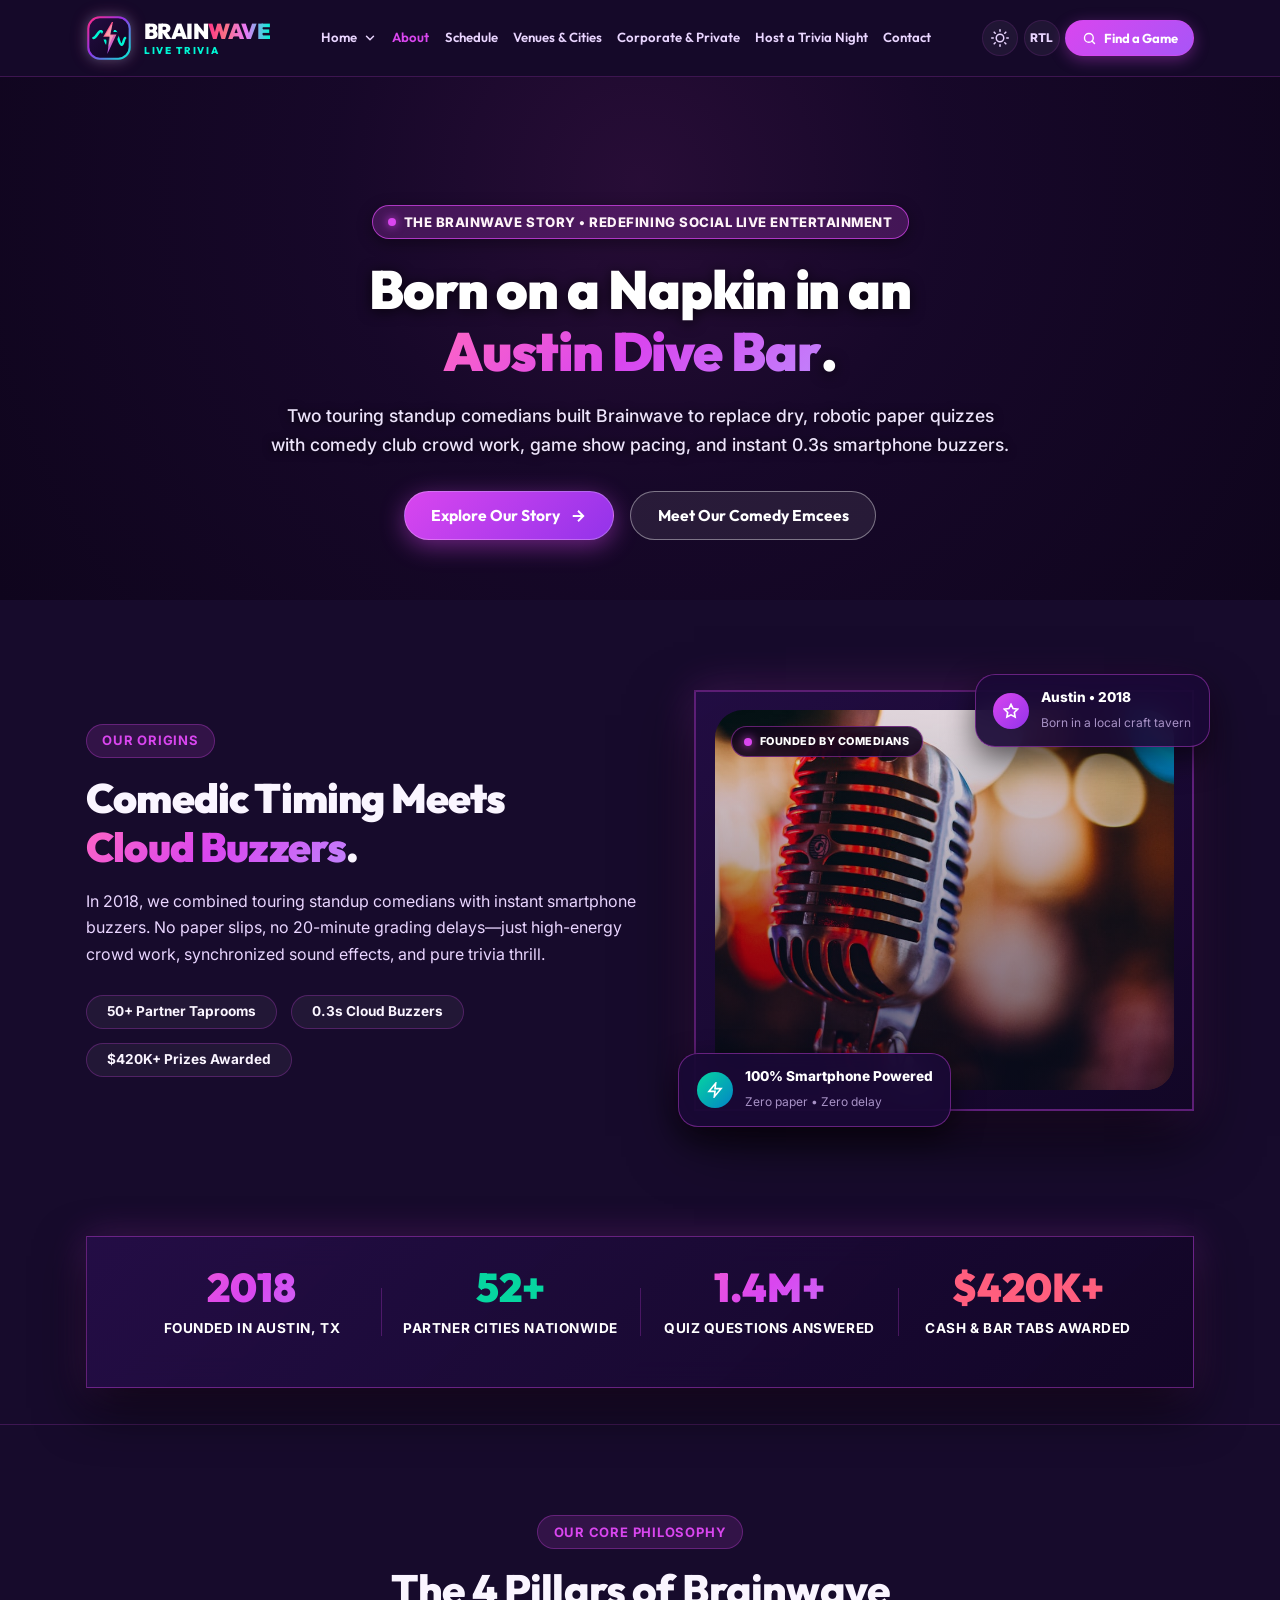
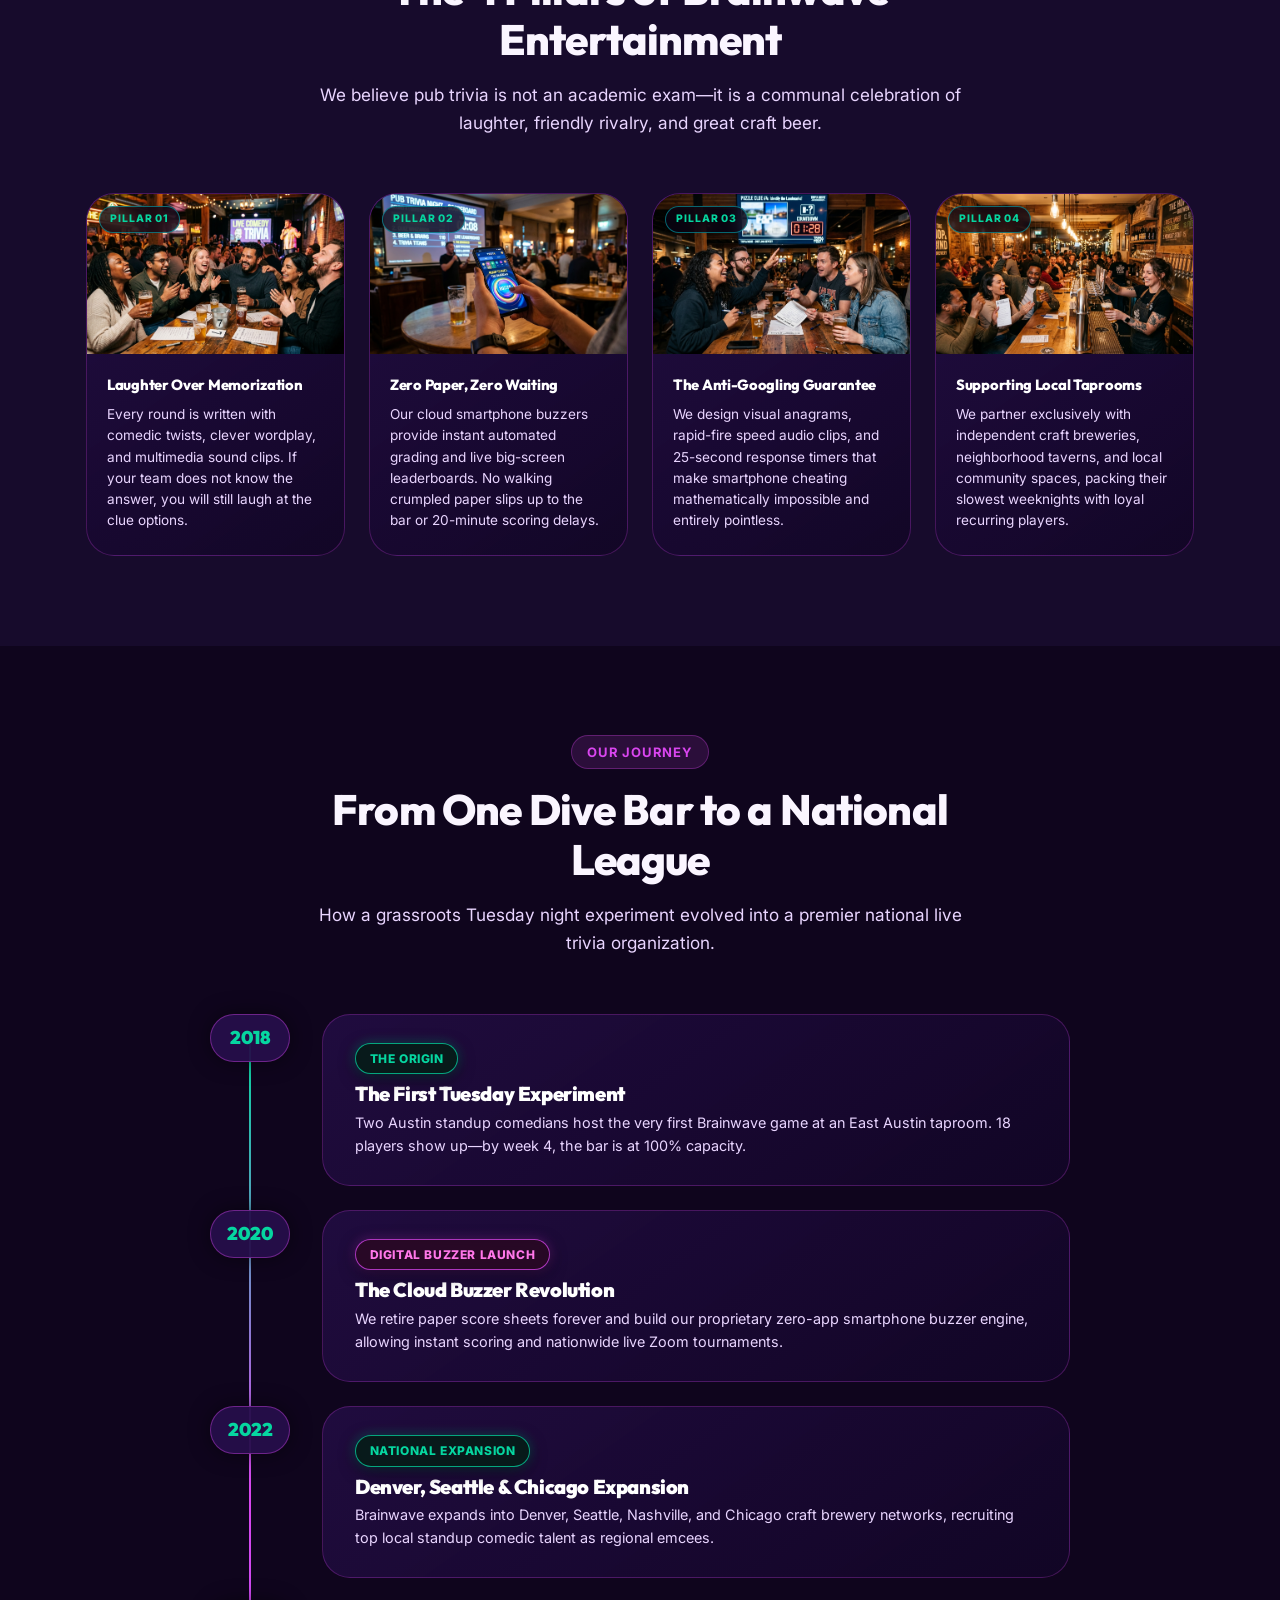
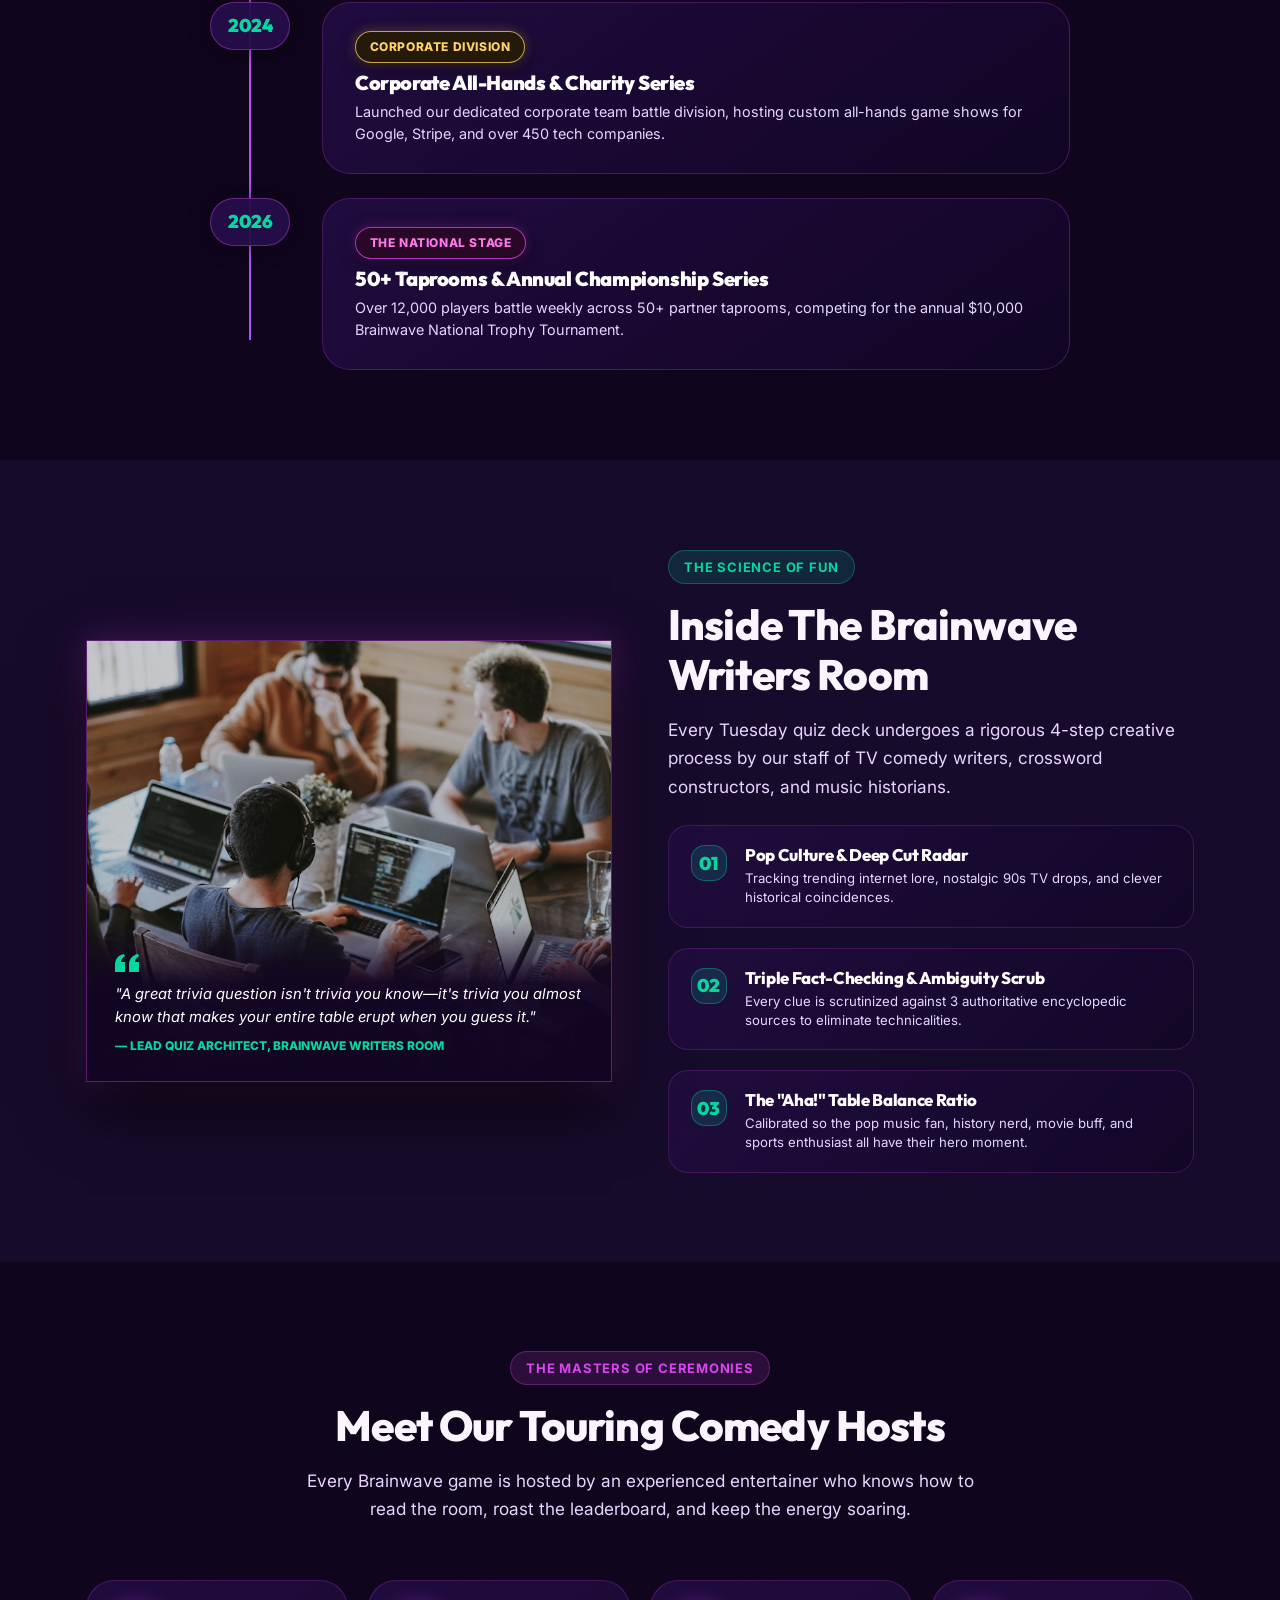
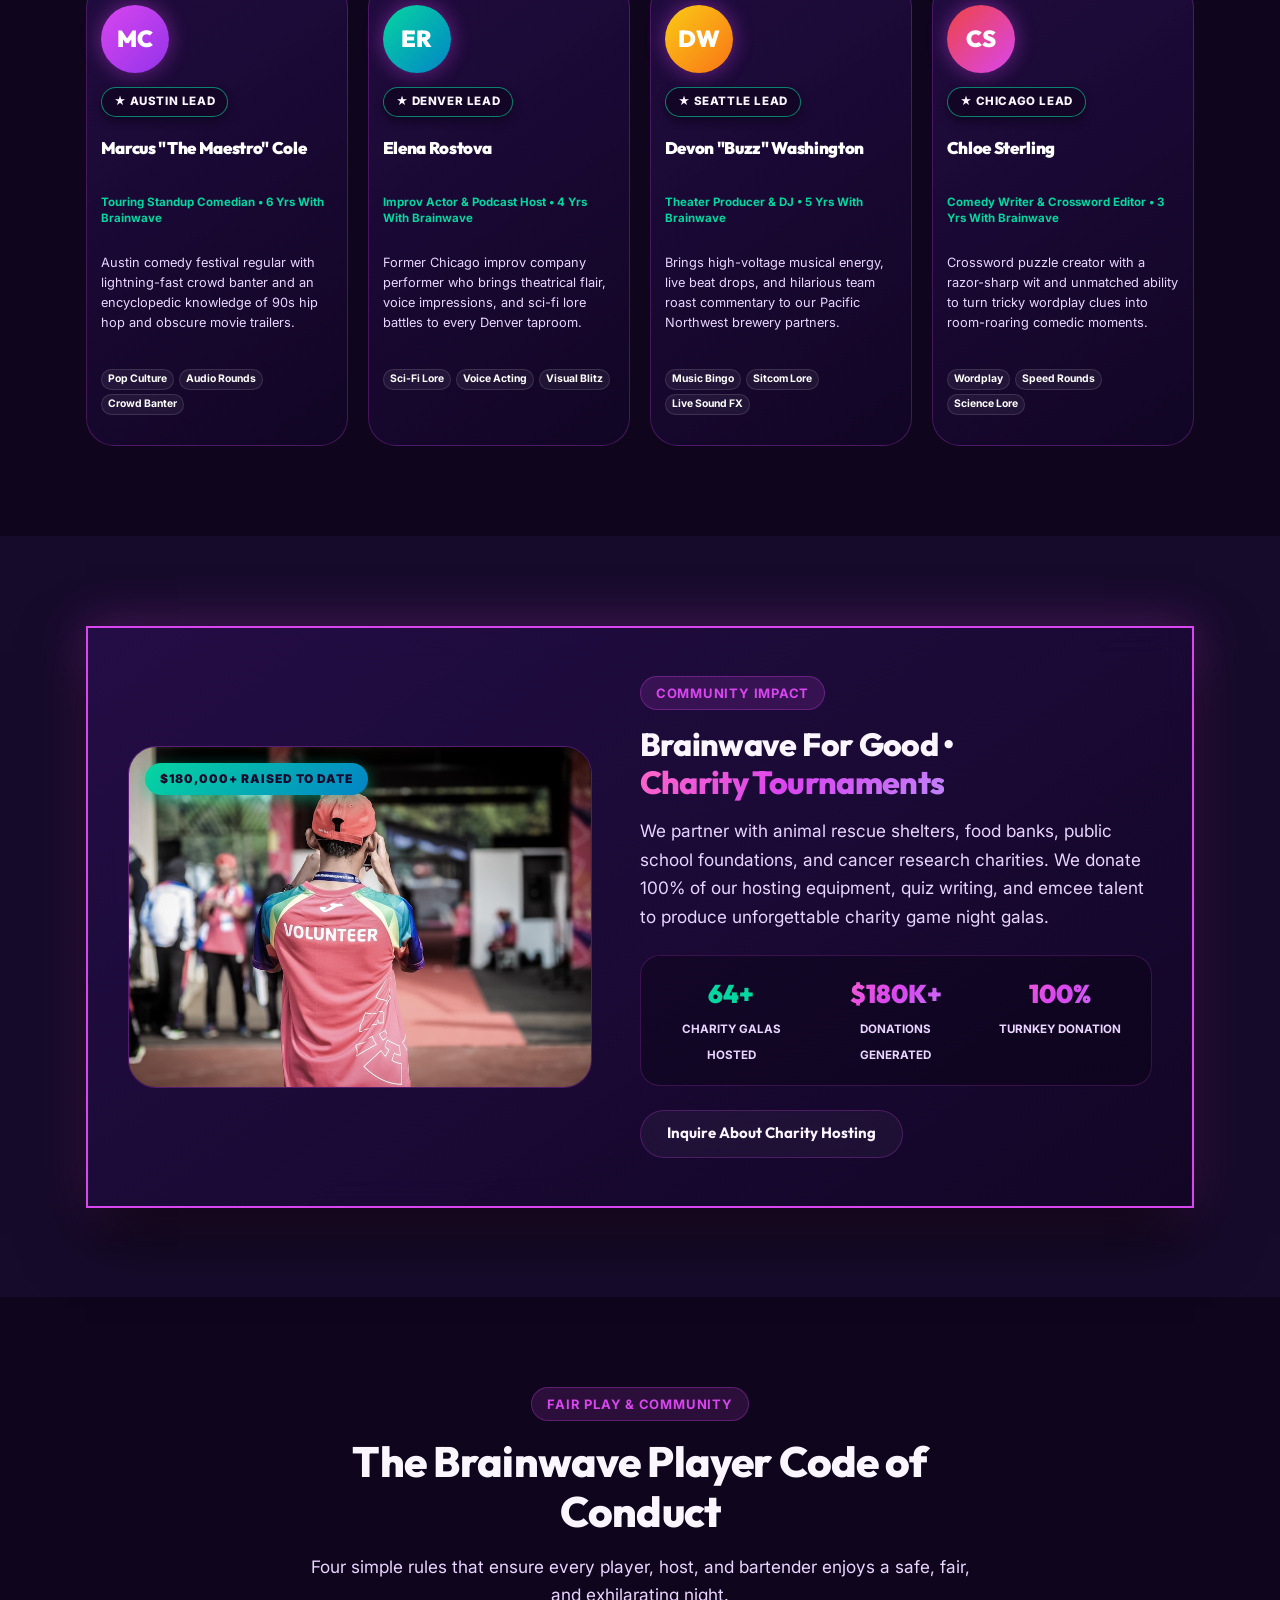
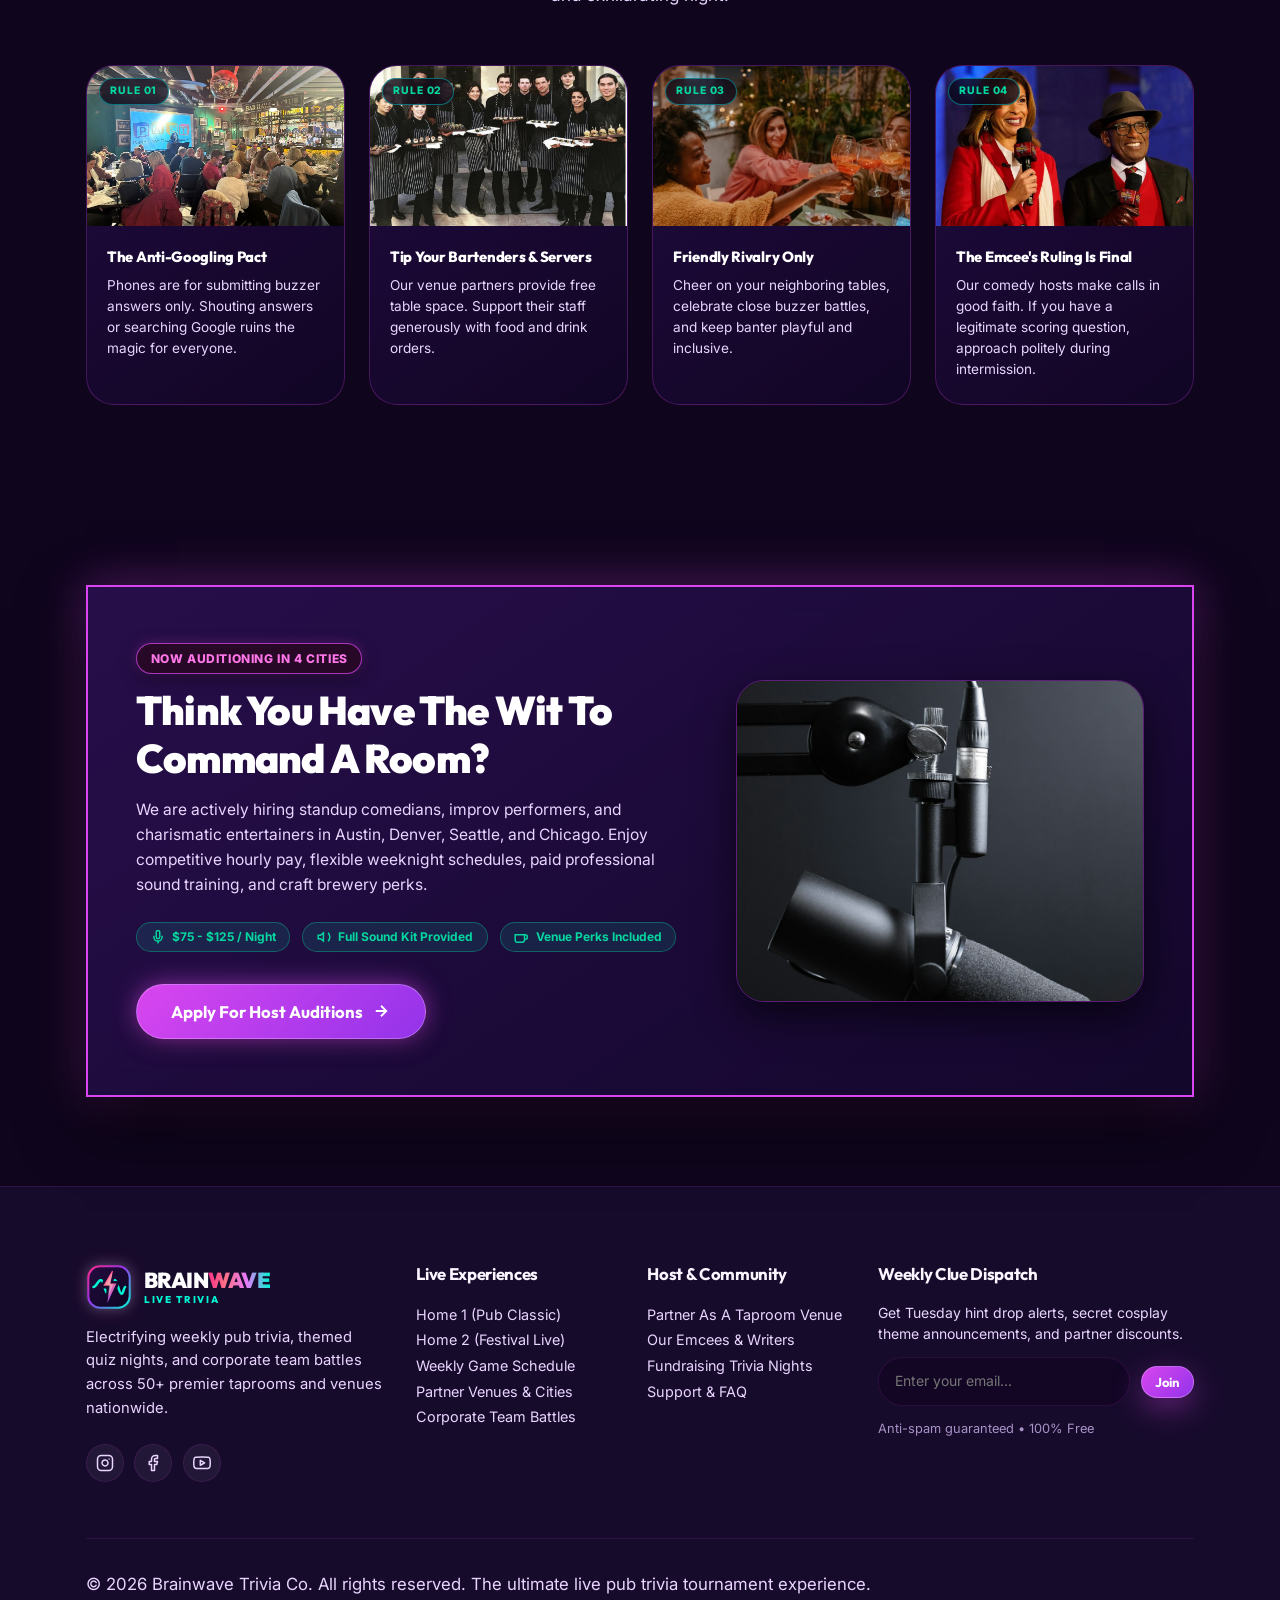
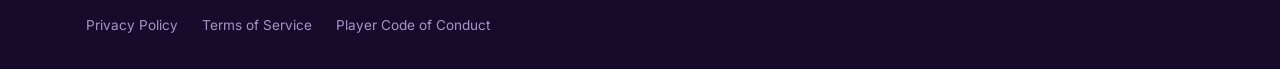
<file: about.html>
<!DOCTYPE html>
<html lang="en" data-theme="dark" dir="ltr">
<head>
  <meta charset="UTF-8">
  <meta name="viewport" content="width=device-width, initial-scale=1.0">
  <title>About Us — Our Story, Writers Room &amp; Emcee Roster — Brainwave Trivia</title>
  <meta name="description" content="Learn how two standup comedians transformed weekly pub trivia into an electric social game show experience across 50+ craft taprooms nationwide.">

  <!-- Favicon -->
  <link rel="icon" id="siteFavicon" type="image/svg+xml" href="assets/images/icons/favicon.svg">

  <!-- Stylesheets -->
  <link rel="stylesheet" href="assets/css/style.css">
  <link rel="stylesheet" href="assets/css/responsive.css">
</head>
<body>

  <!-- Attractive Site Preloader -->
  <div class="site-preloader" id="sitePreloader" aria-hidden="true">
    <div class="preloader-inner">
      <div class="preloader-logo-ring">
        <div class="preloader-pulse-glow"></div>
        <svg class="preloader-svg" width="54" height="54" viewBox="0 0 40 40" fill="none" xmlns="http://www.w3.org/2000/svg">
          <rect x="2" y="2" width="36" height="36" rx="10" fill="url(#bwBgGrad)" stroke="url(#bwBorderGrad)" stroke-width="2"/>
          <path d="M6.5 20C9 20 10.5 14 13 14C15.5 14 16.5 26 19 26C21.5 26 22.5 14 25 14C27.5 14 28.5 26 31 26C32.5 26 33 20 34 20" stroke="#00F5D4" stroke-width="2.2" stroke-linecap="round" stroke-linejoin="round" mask="url(#bwBoltMask)"/>
          <polygon points="22.5 6 15 19 20.8 19 18.5 34 26.5 17 21 17 23.5 6" fill="url(#bwBoltGrad)"/>
          <polygon points="22 8.5 16.5 18 20.2 18 19 28.5 24 17.5 21.2 17.5 22.8 8.5" fill="#FFFFFF" opacity="0.32"/>
        </svg>
      </div>
      <div class="preloader-text-wrap">
        <span class="preloader-brand">BRAIN<span class="preloader-accent">WAVE</span></span>
        <span class="preloader-status">SYNCHRONIZING TRIVIA CIRCUIT...</span>
      </div>
      <div class="preloader-progress-track">
        <div class="preloader-progress-bar"></div>
      </div>
    </div>
  </div>

  <!-- Shared Global SVG Gradients & Negative-Space Mask for Brand Identity -->
  <svg style="position: absolute; width: 0; height: 0; overflow: hidden;" aria-hidden="true">
    <defs>
      <linearGradient id="bwBorderGrad" x1="0%" y1="0%" x2="100%" y2="100%">
        <stop offset="0%" stop-color="#FF2A85"/>
        <stop offset="45%" stop-color="#9333EA"/>
        <stop offset="100%" stop-color="#00F5D4"/>
      </linearGradient>
      <linearGradient id="bwBgGrad" x1="0%" y1="0%" x2="100%" y2="100%">
        <stop offset="0%" stop-color="#240D42"/>
        <stop offset="100%" stop-color="#0D031F"/>
      </linearGradient>
      <linearGradient id="bwBoltGrad" x1="0%" y1="0%" x2="40%" y2="100%">
        <stop offset="0%" stop-color="#FF2E93"/>
        <stop offset="50%" stop-color="#FB7185"/>
        <stop offset="100%" stop-color="#A855F7"/>
      </linearGradient>
      <!-- Aliases for backward compatibility -->
      <linearGradient id="bwGradPrimary" x1="0%" y1="0%" x2="100%" y2="100%">
        <stop offset="0%" stop-color="#FF2A85"/>
        <stop offset="45%" stop-color="#9333EA"/>
        <stop offset="100%" stop-color="#00F5D4"/>
      </linearGradient>
      <linearGradient id="bwGradBolt" x1="0%" y1="0%" x2="40%" y2="100%">
        <stop offset="0%" stop-color="#FF2E93"/>
        <stop offset="50%" stop-color="#FB7185"/>
        <stop offset="100%" stop-color="#A855F7"/>
      </linearGradient>
      <!-- Negative Space Cutout Mask to eliminate messy wave/bolt overlap -->
      <mask id="bwBoltMask">
        <rect width="40" height="40" fill="#FFFFFF"/>
        <polygon points="22.5 6 15 19 20.8 19 18.5 34 26.5 17 21 17 23.5 6" fill="#000000" stroke="#000000" stroke-width="4.5" stroke-linejoin="round"/>
      </mask>
    </defs>
  </svg>

  <!-- Header / Navbar (7 Main Pages) -->
  <header class="site-header" id="mainHeader">
    <div class="container">
      <div class="navbar-inner">
        
        <!-- Redesigned Attractive Brand Logo (Brainwave + Quiz Lightning) -->
        <a href="index.html" class="brand-logo" aria-label="Brainwave Trivia Home">
          <div class="brand-logo-badge">
            <svg class="brand-logo-svg" width="38" height="38" viewBox="0 0 40 40" fill="none" xmlns="http://www.w3.org/2000/svg">
              <rect x="2" y="2" width="36" height="36" rx="10" fill="url(#bwBgGrad)" stroke="url(#bwBorderGrad)" stroke-width="1.8"/>
              <path d="M6.5 20C9 20 10.5 14 13 14C15.5 14 16.5 26 19 26C21.5 26 22.5 14 25 14C27.5 14 28.5 26 31 26C32.5 26 33 20 34 20" stroke="#00F5D4" stroke-width="2.2" stroke-linecap="round" stroke-linejoin="round" mask="url(#bwBoltMask)"/>
              <polygon points="22.5 6 15 19 20.8 19 18.5 34 26.5 17 21 17 23.5 6" fill="url(#bwBoltGrad)"/>
              <polygon points="22 8.5 16.5 18 20.2 18 19 28.5 24 17.5 21.2 17.5 22.8 8.5" fill="#FFFFFF" opacity="0.32"/>
            </svg>
          </div>
          <div class="brand-logo-text">
            <span class="brand-title">BRAIN<span class="brand-accent">WAVE</span></span>
            <span class="brand-tagline">LIVE TRIVIA</span>
          </div>
        </a>

        <!-- Desktop Navigation Menu (7 Main Pages) -->
        <nav class="nav-menu" aria-label="Main Navigation">
          
          <!-- 1. Home Dropdown (Home 1 & Home 2) -->
          <div class="nav-item dropdown">
            <a href="index.html" class="nav-link" aria-haspopup="true" aria-expanded="false">
              <span>Home</span>
              <svg class="dropdown-chevron" width="14" height="14" viewBox="0 0 24 24" fill="none" stroke="currentColor" stroke-width="2.5" stroke-linecap="round" stroke-linejoin="round">
                <polyline points="6 9 12 15 18 9"></polyline>
              </svg>
            </a>
            <div class="dropdown-menu">
              <a href="index.html" class="dropdown-link">
                <span>Home 1 (Pub Classic)</span>
                <span class="dropdown-badge">Popular</span>
              </a>
              <a href="home-2.html" class="dropdown-link">
                <span>Home 2 (Festival Live)</span>
                <span class="dropdown-badge">New</span>
              </a>
            </div>
          </div>

          <!-- 2. About (ACTIVE) -->
          <div class="nav-item active">
            <a href="about.html" class="nav-link">About</a>
          </div>

          <!-- 3. Schedule -->
          <div class="nav-item">
            <a href="schedule.html" class="nav-link">Schedule</a>
          </div>

          <!-- 4. Venues & Cities -->
          <div class="nav-item">
            <a href="venues.html" class="nav-link">Venues &amp; Cities</a>
          </div>

          <!-- 5. Corporate & Private Events -->
          <div class="nav-item">
            <a href="events.html" class="nav-link">Corporate &amp; Private</a>
          </div>

          <!-- 6. Host a Trivia Night -->
          <div class="nav-item">
            <a href="host.html" class="nav-link">Host a Trivia Night</a>
          </div>

          <!-- 7. Contact -->
          <div class="nav-item">
            <a href="contact.html" class="nav-link">Contact</a>
          </div>

        </nav>

        <!-- Navbar Actions -->
        <div class="navbar-actions">
          
          <!-- Theme Toggle -->
          <button type="button" class="theme-toggle-btn" aria-label="Toggle Light/Dark Theme" title="Toggle Theme">
            <svg width="18" height="18" viewBox="0 0 24 24" fill="none" stroke="currentColor" stroke-width="2" stroke-linecap="round" stroke-linejoin="round">
              <circle cx="12" cy="12" r="5"></circle>
              <line x1="12" y1="1" x2="12" y2="3"></line>
              <line x1="12" y1="21" x2="12" y2="23"></line>
              <line x1="4.22" y1="4.22" x2="5.64" y2="5.64"></line>
              <line x1="18.36" y1="18.36" x2="19.78" y2="19.78"></line>
              <line x1="1" y1="12" x2="3" y2="12"></line>
              <line x1="21" y1="12" x2="23" y2="12"></line>
              <line x1="4.22" y1="19.78" x2="5.64" y2="18.36"></line>
              <line x1="18.36" y1="5.64" x2="19.78" y2="4.22"></line>
            </svg>
          </button>

          <!-- RTL Toggle -->
          <button type="button" class="rtl-toggle-btn" aria-label="Toggle RTL Direction" title="Toggle RTL/LTR">
            <span style="font-size:0.75rem; font-weight:800;">RTL</span>
          </button>

          <!-- Primary CTA -->
          <a href="schedule.html" class="btn btn-primary btn-sm" id="navPrimaryCta">
            <svg width="15" height="15" viewBox="0 0 24 24" fill="none" stroke="currentColor" stroke-width="2.2" stroke-linecap="round" stroke-linejoin="round">
              <circle cx="11" cy="11" r="7"></circle>
              <line x1="20" y1="20" x2="16" y2="16"></line>
            </svg>
            <span>Find a Game</span>
          </a>

          <!-- Mobile Hamburger Toggle -->
          <button type="button" class="mobile-nav-toggle" aria-label="Open Navigation Menu" aria-expanded="false">
            <svg width="22" height="22" viewBox="0 0 24 24" fill="none" stroke="currentColor" stroke-width="2.5" stroke-linecap="round" stroke-linejoin="round">
              <line x1="3" y1="12" x2="21" y2="12"></line>
              <line x1="3" y1="6" x2="21" y2="6"></line>
              <line x1="3" y1="18" x2="21" y2="18"></line>
            </svg>
          </button>

        </div>

      </div>
    </div>
  </header>

  <!-- Mobile Menu Overlay & Drawer -->
  <div class="mobile-menu-overlay" id="mobileOverlay"></div>
  <aside class="mobile-nav-drawer" id="mobileDrawer" aria-label="Mobile Navigation">
    <div class="mobile-drawer-header">
      <a href="index.html" class="brand-logo" aria-label="Brainwave Trivia Home">
        <div class="brand-logo-badge">
          <svg class="brand-logo-svg" width="34" height="34" viewBox="0 0 40 40" fill="none" xmlns="http://www.w3.org/2000/svg">
            <rect x="2" y="2" width="36" height="36" rx="10" fill="url(#bwBgGrad)" stroke="url(#bwBorderGrad)" stroke-width="1.8"/>
            <path d="M6.5 20C9 20 10.5 14 13 14C15.5 14 16.5 26 19 26C21.5 26 22.5 14 25 14C27.5 14 28.5 26 31 26C32.5 26 33 20 34 20" stroke="#00F5D4" stroke-width="2.2" stroke-linecap="round" stroke-linejoin="round" mask="url(#bwBoltMask)"/>
            <polygon points="22.5 6 15 19 20.8 19 18.5 34 26.5 17 21 17 23.5 6" fill="url(#bwBoltGrad)"/>
            <polygon points="22 8.5 16.5 18 20.2 18 19 28.5 24 17.5 21.2 17.5 22.8 8.5" fill="#FFFFFF" opacity="0.32"/>
          </svg>
        </div>
        <div class="brand-logo-text">
          <span class="brand-title">BRAIN<span class="brand-accent">WAVE</span></span>
          <span class="brand-tagline">LIVE TRIVIA</span>
        </div>
      </a>
      <button type="button" class="mobile-drawer-close" aria-label="Close Mobile Navigation">
        <svg width="20" height="20" viewBox="0 0 24 24" fill="none" stroke="currentColor" stroke-width="2.5" stroke-linecap="round" stroke-linejoin="round">
          <line x1="18" y1="6" x2="6" y2="18"></line>
          <line x1="6" y1="6" x2="18" y2="18"></line>
        </svg>
      </button>
    </div>

    <!-- Mobile Nav Links -->
    <div class="mobile-nav-list">
      <!-- Home Accordion -->
      <div class="mobile-nav-item">
        <button type="button" class="mobile-nav-link mobile-dropdown-btn" aria-expanded="false">
          <span>Home</span>
          <svg class="dropdown-chevron" width="16" height="16" viewBox="0 0 24 24" fill="none" stroke="currentColor" stroke-width="2.5" stroke-linecap="round" stroke-linejoin="round">
            <polyline points="6 9 12 15 18 9"></polyline>
          </svg>
        </button>
        <div class="mobile-dropdown-menu">
          <a href="index.html" class="mobile-dropdown-link">
            <span>Home 1 (Pub Classic)</span>
            <span class="dropdown-badge">Popular</span>
          </a>
          <a href="home-2.html" class="mobile-dropdown-link">
            <span>Home 2 (Festival Live)</span>
            <span class="dropdown-badge">New</span>
          </a>
        </div>
      </div>
      <div class="mobile-nav-item">
        <a href="about.html" class="mobile-nav-link active">About</a>
      </div>
      <div class="mobile-nav-item">
        <a href="schedule.html" class="mobile-nav-link">Schedule</a>
      </div>
      <div class="mobile-nav-item">
        <a href="venues.html" class="mobile-nav-link">Venues &amp; Cities</a>
      </div>
      <div class="mobile-nav-item">
        <a href="events.html" class="mobile-nav-link">Corporate &amp; Private</a>
      </div>
      <div class="mobile-nav-item">
        <a href="host.html" class="mobile-nav-link">Host a Trivia Night</a>
      </div>
      <div class="mobile-nav-item">
        <a href="contact.html" class="mobile-nav-link">Contact</a>
      </div>
    </div>

    <div class="mobile-drawer-footer">
      <a href="schedule.html" class="btn btn-primary" style="width:100%; justify-content:center;">
        <svg width="16" height="16" viewBox="0 0 24 24" fill="none" stroke="currentColor" stroke-width="2.2" stroke-linecap="round" stroke-linejoin="round" style="margin-right: 0.5rem;">
          <circle cx="11" cy="11" r="7"></circle>
          <line x1="20" y1="20" x2="16" y2="16"></line>
        </svg>
        <span>Find a Game</span>
      </a>
    </div>
  </aside>

  <!-- Main Content: About Us -->
  <main id="mainContent">

    <!-- =========================================================================
         SECTION 1: HERO STORYTELLING PAGE BANNER
         ========================================================================= -->
    <section class="page-hero-banner about-hero-banner" id="aboutHero">
      <div class="hero-ambient-orb about-orb-1" aria-hidden="true"></div>
      <div class="hero-ambient-orb about-orb-2" aria-hidden="true"></div>

      <div class="container">
        <div class="page-hero-content reveal-on-scroll">
          <div class="section-tag tag-magenta">
            <span class="pulse-dot"></span>
            <span>The Brainwave Story &bull; Redefining Social Live Entertainment</span>
          </div>

          <h1 class="page-hero-title">
            Born on a Napkin in an <span class="text-gradient-brand">Austin Dive Bar</span>.
          </h1>

          <p class="page-hero-subtitle">
            Two touring standup comedians built Brainwave to replace dry, robotic paper quizzes with comedy club crowd work, game show pacing, and instant 0.3s smartphone buzzers.
          </p>

          <div class="hero-actions page-hero-actions">
            <a href="#aboutShowcase" class="btn btn-primary btn-lg glow-btn">
              <span>Explore Our Story</span>
              <svg width="18" height="18" viewBox="0 0 24 24" fill="none" stroke="currentColor" stroke-width="2.5"><line x1="5" y1="12" x2="19" y2="12"></line><polyline points="12 5 19 12 12 19"></polyline></svg>
            </a>
            <a href="#emceeRoster" class="btn btn-outline btn-lg">
              <span>Meet Our Comedy Emcees</span>
            </a>
          </div>
        </div>
      </div>
    </section>

    <!-- =========================================================================
         SECTION 2: STORY SHOWCASE & FOUNDERS STAGE
         ========================================================================= -->
    <section class="section-py" id="aboutShowcase" style="background-color: var(--bg-surface);">
      <div class="container">
        <div class="about-hero-grid reveal-on-scroll">
          
          <!-- Left Column: Story Details & Highlight Pills -->
          <div class="about-hero-left">
            <div class="section-tag tag-cyan" style="margin-bottom:1rem;">
              <span>Our Origins</span>
            </div>

            <h2 style="font-size: clamp(1.9rem, 3.2vw, 2.6rem); font-weight:900; line-height: 1.2; margin-bottom:1rem;">
              Comedic Timing Meets <span class="text-gradient-brand">Cloud Buzzers</span>.
            </h2>

            <p style="font-size:1rem; color:var(--text-secondary); line-height:1.65; margin-bottom:1.75rem;">
              In 2018, we combined touring standup comedians with instant smartphone buzzers. No paper slips, no 20-minute grading delays—just high-energy crowd work, synchronized sound effects, and pure trivia thrill.
            </p>

            <div class="about-hero-highlights">
              <div class="about-highlight-pill">
                <span>50+ Partner Taprooms</span>
              </div>
              <div class="about-highlight-pill">
                <span>0.3s Cloud Buzzers</span>
              </div>
              <div class="about-highlight-pill">
                <span>$420K+ Prizes Awarded</span>
              </div>
            </div>
          </div>

          <!-- Right Column: Visual Stage Showcase Card -->
          <div class="about-hero-right">
            <div class="about-visual-card">
              <div class="about-visual-media">
                <img src="assets/images/about/hero-about-founders-stage.webp" alt="Brainwave live comedy trivia showdown on stage" width="560" height="420" loading="lazy">
                <div class="about-visual-overlay"></div>
                <div class="about-visual-badge">
                  <span class="pulse-dot"></span>
                  <span>FOUNDED BY COMEDIANS</span>
                </div>
              </div>
              
              <!-- Floating Glass Badge 1: Top Right -->
              <div class="about-float-badge float-badge-top">
                <div class="float-badge-icon" style="background:linear-gradient(135deg,#D946EF,#9333EA);">
                  <svg width="16" height="16" viewBox="0 0 24 24" fill="none" stroke="#FFFFFF" stroke-width="2.5"><polygon points="12 2 15.09 8.26 22 9.27 17 14.14 18.18 21.02 12 17.77 5.82 21.02 7 14.14 2 9.27 8.91 8.26 12 2"></polygon></svg>
                </div>
                <div>
                  <strong>Austin &bull; 2018</strong>
                  <span>Born in a local craft tavern</span>
                </div>
              </div>

              <!-- Floating Glass Badge 2: Bottom Left -->
              <div class="about-float-badge float-badge-bottom">
                <div class="float-badge-icon" style="background:linear-gradient(135deg,#06D6A0,#0284C7);">
                  <svg width="16" height="16" viewBox="0 0 24 24" fill="none" stroke="#FFFFFF" stroke-width="2.5"><polygon points="13 2 3 14 12 14 11 22 21 10 12 10 13 2"></polygon></svg>
                </div>
                <div>
                  <strong>100% Smartphone Powered</strong>
                  <span>Zero paper &bull; Zero delay</span>
                </div>
              </div>
            </div>
          </div>

        </div>
      </div>
    </section>

    <!-- Milestone Proof Ribbon -->
    <section class="section-metric-strip" style="background-color: var(--bg-surface); padding: 2.25rem 0; border-bottom: 1px solid rgba(217, 70, 239, 0.2);">
      <div class="container">
        <div class="about-metric-banner reveal-on-scroll" style="margin-top: 0;">
          <div class="about-metric-item">
            <span class="metric-num text-gradient-brand">2018</span>
            <span class="metric-label">Founded in Austin, TX</span>
          </div>
          <div class="metric-divider"></div>
          <div class="about-metric-item">
            <span class="metric-num text-mint">52+</span>
            <span class="metric-label">Partner Cities Nationwide</span>
          </div>
          <div class="metric-divider"></div>
          <div class="about-metric-item">
            <span class="metric-num text-yellow">1.4M+</span>
            <span class="metric-label">Quiz Questions Answered</span>
          </div>
          <div class="metric-divider"></div>
          <div class="about-metric-item">
            <span class="metric-num text-coral">$420K+</span>
            <span class="metric-label">Cash &amp; Bar Tabs Awarded</span>
          </div>
        </div>
      </div>
    </section>

    <!-- =========================================================================
         SECTION 2: THE 4 PILLARS OF BRAINWAVE (PHILOSOPHY BENTO MATRIX)
         ========================================================================= -->
    <section class="section-py" id="philosophyPillars" style="background-color: var(--bg-surface);">
      <div class="container">
        
        <div class="section-header reveal-on-scroll">
          <div class="section-tag tag-cyan">
            <span>Our Core Philosophy</span>
          </div>
          <h2 class="section-title">The 4 Pillars of Brainwave Entertainment</h2>
          <p class="section-desc">
            We believe pub trivia is not an academic exam—it is a communal celebration of laughter, friendly rivalry, and great craft beer.
          </p>
        </div>

        <div class="philosophy-bento-grid reveal-on-scroll">
          
          <!-- Pillar 1 -->
          <div class="pillar-card">
            <div class="pillar-media">
              <img src="assets/images/about/pillar-laughter.jpg" alt="Laughter Over Memorization comedy pub trivia" class="pillar-img" loading="lazy">
              <span class="pillar-tag">PILLAR 01</span>
            </div>
            <div class="pillar-body">
              <h3 class="pillar-title">Laughter Over Memorization</h3>
              <p class="pillar-desc">
                Every round is written with comedic twists, clever wordplay, and multimedia sound clips. If your team does not know the answer, you will still laugh at the clue options.
              </p>
            </div>
          </div>

          <!-- Pillar 2 -->
          <div class="pillar-card">
            <div class="pillar-media">
              <img src="assets/images/about/pillar-buzzers.jpg" alt="Zero Paper, Zero Waiting digital smartphone buzzers" class="pillar-img" loading="lazy">
              <span class="pillar-tag">PILLAR 02</span>
            </div>
            <div class="pillar-body">
              <h3 class="pillar-title">Zero Paper, Zero Waiting</h3>
              <p class="pillar-desc">
                Our cloud smartphone buzzers provide instant automated grading and live big-screen leaderboards. No walking crumpled paper slips up to the bar or 20-minute scoring delays.
              </p>
            </div>
          </div>

          <!-- Pillar 3 -->
          <div class="pillar-card">
            <div class="pillar-media">
              <img src="assets/images/about/pillar-anti-cheating.jpg" alt="The Anti-Googling Guarantee rapid visual clues" class="pillar-img" loading="lazy">
              <span class="pillar-tag">PILLAR 03</span>
            </div>
            <div class="pillar-body">
              <h3 class="pillar-title">The Anti-Googling Guarantee</h3>
              <p class="pillar-desc">
                We design visual anagrams, rapid-fire speed audio clips, and 25-second response timers that make smartphone cheating mathematically impossible and entirely pointless.
              </p>
            </div>
          </div>

          <!-- Pillar 4 -->
          <div class="pillar-card">
            <div class="pillar-media">
              <img src="assets/images/about/pillar-taproom.jpg" alt="Supporting Local Taprooms independent brewery partners" class="pillar-img" loading="lazy">
              <span class="pillar-tag">PILLAR 04</span>
            </div>
            <div class="pillar-body">
              <h3 class="pillar-title">Supporting Local Taprooms</h3>
              <p class="pillar-desc">
                We partner exclusively with independent craft breweries, neighborhood taverns, and local community spaces, packing their slowest weeknights with loyal recurring players.
              </p>
            </div>
          </div>

        </div>

      </div>
    </section>

    <!-- =========================================================================
         SECTION 3: INTERACTIVE MILESTONE TIMELINE (2018 - 2026)
         ========================================================================= -->
    <section class="section-py" id="milestoneTimeline">
      <div class="container">
        
        <div class="section-header reveal-on-scroll">
          <div class="section-tag tag-yellow">
            <span>Our Journey</span>
          </div>
          <h2 class="section-title">From One Dive Bar to a National League</h2>
          <p class="section-desc">
            How a grassroots Tuesday night experiment evolved into a premier national live trivia organization.
          </p>
        </div>

        <div class="timeline-stepper-wrap reveal-on-scroll">
          
          <div class="timeline-step-row">
            <div class="timeline-year-badge">2018</div>
            <div class="timeline-step-card">
              <span class="category-pill pill-cyan">THE ORIGIN</span>
              <h4>The First Tuesday Experiment</h4>
              <p>Two Austin standup comedians host the very first Brainwave game at an East Austin taproom. 18 players show up—by week 4, the bar is at 100% capacity.</p>
            </div>
          </div>

          <div class="timeline-step-row">
            <div class="timeline-year-badge">2020</div>
            <div class="timeline-step-card">
              <span class="category-pill pill-magenta">DIGITAL BUZZER LAUNCH</span>
              <h4>The Cloud Buzzer Revolution</h4>
              <p>We retire paper score sheets forever and build our proprietary zero-app smartphone buzzer engine, allowing instant scoring and nationwide live Zoom tournaments.</p>
            </div>
          </div>

          <div class="timeline-step-row">
            <div class="timeline-year-badge">2022</div>
            <div class="timeline-step-card">
              <span class="category-pill pill-mint">NATIONAL EXPANSION</span>
              <h4>Denver, Seattle &amp; Chicago Expansion</h4>
              <p>Brainwave expands into Denver, Seattle, Nashville, and Chicago craft brewery networks, recruiting top local standup comedic talent as regional emcees.</p>
            </div>
          </div>

          <div class="timeline-step-row">
            <div class="timeline-year-badge">2024</div>
            <div class="timeline-step-card">
              <span class="category-pill pill-yellow">CORPORATE DIVISION</span>
              <h4>Corporate All-Hands &amp; Charity Series</h4>
              <p>Launched our dedicated corporate team battle division, hosting custom all-hands game shows for Google, Stripe, and over 450 tech companies.</p>
            </div>
          </div>

          <div class="timeline-step-row">
            <div class="timeline-year-badge">2026</div>
            <div class="timeline-step-card">
              <span class="category-pill pill-magenta">THE NATIONAL STAGE</span>
              <h4>50+ Taprooms &amp; Annual Championship Series</h4>
              <p>Over 12,000 players battle weekly across 50+ partner taprooms, competing for the annual $10,000 Brainwave National Trophy Tournament.</p>
            </div>
          </div>

        </div>

      </div>
    </section>

    <!-- =========================================================================
         SECTION 4: INSIDE THE WRITERS ROOM (HOW WE WRITE QUESTIONS)
         ========================================================================= -->
    <section class="section-py" id="writersRoom" style="background-color: var(--bg-surface);">
      <div class="container">
        
        <div class="writers-room-showcase reveal-on-scroll">
          
          <div class="writers-room-media">
            <img src="assets/images/about/about-writers-room.webp" alt="Brainwave comedy writing staff brainstorming weekly quiz decks" width="580" height="420" loading="lazy">
            <div class="writers-quote-overlay">
              <svg width="24" height="24" viewBox="0 0 24 24" fill="#06D6A0"><path d="M14.017 21v-7.391c0-5.704 3.731-9.57 8.983-10.609l.995 2.151c-2.432.917-3.995 3.638-3.995 5.849h4v10h-9.983zm-14.017 0v-7.391c0-5.704 3.748-9.57 9-10.609l.996 2.151c-2.433.917-3.996 3.638-3.996 5.849h3.983v10h-9.983z"/></svg>
              <p>"A great trivia question isn't trivia you know—it's trivia you almost know that makes your entire table erupt when you guess it."</p>
              <span>— Lead Quiz Architect, Brainwave Writers Room</span>
            </div>
          </div>

          <div class="writers-room-info">
            <div class="section-tag tag-mint">
              <span>The Science of Fun</span>
            </div>
            <h2 class="section-title">Inside The Brainwave Writers Room</h2>
            <p class="section-desc" style="margin-bottom:1.5rem;">
              Every Tuesday quiz deck undergoes a rigorous 4-step creative process by our staff of TV comedy writers, crossword constructors, and music historians.
            </p>

            <div class="writer-steps-list">
              <div class="writer-step-item">
                <span class="writer-step-num">01</span>
                <div>
                  <h4>Pop Culture &amp; Deep Cut Radar</h4>
                  <p>Tracking trending internet lore, nostalgic 90s TV drops, and clever historical coincidences.</p>
                </div>
              </div>

              <div class="writer-step-item">
                <span class="writer-step-num">02</span>
                <div>
                  <h4>Triple Fact-Checking &amp; Ambiguity Scrub</h4>
                  <p>Every clue is scrutinized against 3 authoritative encyclopedic sources to eliminate technicalities.</p>
                </div>
              </div>

              <div class="writer-step-item">
                <span class="writer-step-num">03</span>
                <div>
                  <h4>The "Aha!" Table Balance Ratio</h4>
                  <p>Calibrated so the pop music fan, history nerd, movie buff, and sports enthusiast all have their hero moment.</p>
                </div>
              </div>
            </div>

          </div>

        </div>

      </div>
    </section>

    <!-- =========================================================================
         SECTION 5: MEET THE MASTER EMCEES (FEATURED TALENT GRID)
         ========================================================================= -->
    <section class="section-py" id="emceeRoster">
      <div class="container">
        
        <div class="section-header reveal-on-scroll">
          <div class="section-tag tag-magenta">
            <span>The Masters of Ceremonies</span>
          </div>
          <h2 class="section-title">Meet Our Touring Comedy Hosts</h2>
          <p class="section-desc">
            Every Brainwave game is hosted by an experienced entertainer who knows how to read the room, roast the leaderboard, and keep the energy soaring.
          </p>
        </div>

        <div class="emcee-roster-grid reveal-on-scroll">
          
          <!-- Emcee 1 -->
          <div class="emcee-card">
            <div class="emcee-avatar-wrap">
              <div class="emcee-avatar">
                <span class="emcee-initials">MC</span>
              </div>
              <span class="emcee-live-status">★ AUSTIN LEAD</span>
            </div>
            <h3 class="emcee-name">Marcus "The Maestro" Cole</h3>
            <span class="emcee-role">Touring Standup Comedian &bull; 6 Yrs With Brainwave</span>
            <p class="emcee-bio">
              Austin comedy festival regular with lightning-fast crowd banter and an encyclopedic knowledge of 90s hip hop and obscure movie trailers.
            </p>
            <div class="emcee-specialties">
              <span>Pop Culture</span>
              <span>Audio Rounds</span>
              <span>Crowd Banter</span>
            </div>
          </div>

          <!-- Emcee 2 -->
          <div class="emcee-card">
            <div class="emcee-avatar-wrap">
              <div class="emcee-avatar" style="background:linear-gradient(135deg, #06D6A0, #0284C7);">
                <span class="emcee-initials">ER</span>
              </div>
              <span class="emcee-live-status">★ DENVER LEAD</span>
            </div>
            <h3 class="emcee-name">Elena Rostova</h3>
            <span class="emcee-role">Improv Actor &amp; Podcast Host &bull; 4 Yrs With Brainwave</span>
            <p class="emcee-bio">
              Former Chicago improv company performer who brings theatrical flair, voice impressions, and sci-fi lore battles to every Denver taproom.
            </p>
            <div class="emcee-specialties">
              <span>Sci-Fi Lore</span>
              <span>Voice Acting</span>
              <span>Visual Blitz</span>
            </div>
          </div>

          <!-- Emcee 3 -->
          <div class="emcee-card">
            <div class="emcee-avatar-wrap">
              <div class="emcee-avatar" style="background:linear-gradient(135deg, #FACC15, #F97316);">
                <span class="emcee-initials">DW</span>
              </div>
              <span class="emcee-live-status">★ SEATTLE LEAD</span>
            </div>
            <h3 class="emcee-name">Devon "Buzz" Washington</h3>
            <span class="emcee-role">Theater Producer &amp; DJ &bull; 5 Yrs With Brainwave</span>
            <p class="emcee-bio">
              Brings high-voltage musical energy, live beat drops, and hilarious team roast commentary to our Pacific Northwest brewery partners.
            </p>
            <div class="emcee-specialties">
              <span>Music Bingo</span>
              <span>Sitcom Lore</span>
              <span>Live Sound FX</span>
            </div>
          </div>

          <!-- Emcee 4 -->
          <div class="emcee-card">
            <div class="emcee-avatar-wrap">
              <div class="emcee-avatar" style="background:linear-gradient(135deg, #EF4444, #D946EF);">
                <span class="emcee-initials">CS</span>
              </div>
              <span class="emcee-live-status">★ CHICAGO LEAD</span>
            </div>
            <h3 class="emcee-name">Chloe Sterling</h3>
            <span class="emcee-role">Comedy Writer &amp; Crossword Editor &bull; 3 Yrs With Brainwave</span>
            <p class="emcee-bio">
              Crossword puzzle creator with a razor-sharp wit and unmatched ability to turn tricky wordplay clues into room-roaring comedic moments.
            </p>
            <div class="emcee-specialties">
              <span>Wordplay</span>
              <span>Speed Rounds</span>
              <span>Science Lore</span>
            </div>
          </div>

        </div>

      </div>
    </section>

    <!-- =========================================================================
         SECTION 6: BRAINWAVE FOR GOOD (CHARITY & FUNDRAISING NIGHTS)
         ========================================================================= -->
    <section class="section-py" id="charitySection" style="background-color: var(--bg-surface);">
      <div class="container">
        
        <div class="charity-showcase-box reveal-on-scroll">
          <div class="charity-grid">
            
            <div class="charity-media">
              <img src="assets/images/about/about-charity-fundraiser.webp" alt="Charity fundraising trivia night giant check presentation" width="560" height="380" loading="lazy">
              <span class="charity-metric-chip">$180,000+ RAISED TO DATE</span>
            </div>

            <div class="charity-content">
              <div class="section-tag tag-coral">
                <span>Community Impact</span>
              </div>
              <h2 class="section-title" style="font-size:2rem; margin-bottom:1rem;">
                Brainwave For Good &bull; <span class="text-gradient-brand">Charity Tournaments</span>
              </h2>
              <p class="section-desc" style="margin-bottom:1.5rem;">
                We partner with animal rescue shelters, food banks, public school foundations, and cancer research charities. We donate 100% of our hosting equipment, quiz writing, and emcee talent to produce unforgettable charity game night galas.
              </p>

              <div class="charity-stats-row">
                <div>
                  <span class="charity-num text-mint">64+</span>
                  <span class="charity-label">Charity Galas Hosted</span>
                </div>
                <div>
                  <span class="charity-num text-yellow">$180K+</span>
                  <span class="charity-label">Donations Generated</span>
                </div>
                <div>
                  <span class="charity-num text-gradient-brand">100%</span>
                  <span class="charity-label">Turnkey Donation</span>
                </div>
              </div>

              <div style="margin-top:1.5rem;">
                <a href="contact.html" class="btn btn-outline btn-md">Inquire About Charity Hosting</a>
              </div>
            </div>

          </div>
        </div>

      </div>
    </section>

    <!-- =========================================================================
         SECTION 7: COMMUNITY CODE OF CONDUCT (FAIR PLAY & GOOD VIBES)
         ========================================================================= -->
    <section class="section-py" id="codeOfConduct">
      <div class="container">
        
        <div class="section-header reveal-on-scroll">
          <div class="section-tag tag-cyan">
            <span>Fair Play &amp; Community</span>
          </div>
          <h2 class="section-title">The Brainwave Player Code of Conduct</h2>
          <p class="section-desc">
            Four simple rules that ensure every player, host, and bartender enjoys a safe, fair, and exhilarating night.
          </p>
        </div>

        <div class="conduct-grid reveal-on-scroll">
          
          <!-- Rule 1 -->
          <div class="conduct-card">
            <div class="conduct-media">
              <img src="assets/images/about/conduct-anti-googling.jpg" alt="The Anti-Googling Pact pub screen presentation" class="conduct-img" loading="lazy">
              <span class="conduct-tag">RULE 01</span>
            </div>
            <div class="conduct-body">
              <h4 class="conduct-title">The Anti-Googling Pact</h4>
              <p class="conduct-desc">Phones are for submitting buzzer answers only. Shouting answers or searching Google ruins the magic for everyone.</p>
            </div>
          </div>

          <!-- Rule 2 -->
          <div class="conduct-card">
            <div class="conduct-media">
              <img src="assets/images/about/conduct-tip-bartenders.jpg" alt="Tip Your Bartenders and Servers catering staff team" class="conduct-img" loading="lazy">
              <span class="conduct-tag">RULE 02</span>
            </div>
            <div class="conduct-body">
              <h4 class="conduct-title">Tip Your Bartenders &amp; Servers</h4>
              <p class="conduct-desc">Our venue partners provide free table space. Support their staff generously with food and drink orders.</p>
            </div>
          </div>

          <!-- Rule 3 -->
          <div class="conduct-card">
            <div class="conduct-media">
              <img src="assets/images/about/conduct-friendly-rivalry.jpg" alt="Friendly Rivalry Only friends toasting drinks" class="conduct-img" loading="lazy">
              <span class="conduct-tag">RULE 03</span>
            </div>
            <div class="conduct-body">
              <h4 class="conduct-title">Friendly Rivalry Only</h4>
              <p class="conduct-desc">Cheer on your neighboring tables, celebrate close buzzer battles, and keep banter playful and inclusive.</p>
            </div>
          </div>

          <!-- Rule 4 -->
          <div class="conduct-card">
            <div class="conduct-media">
              <img src="assets/images/about/conduct-emcee-ruling.png" alt="The Emcees Ruling Is Final comedy hosts on stage" class="conduct-img" loading="lazy">
              <span class="conduct-tag">RULE 04</span>
            </div>
            <div class="conduct-body">
              <h4 class="conduct-title">The Emcee's Ruling Is Final</h4>
              <p class="conduct-desc">Our comedy hosts make calls in good faith. If you have a legitimate scoring question, approach politely during intermission.</p>
            </div>
          </div>

        </div>

      </div>
    </section>

    <!-- =========================================================================
         SECTION 8: EMCEE AUDITIONS & CALL FOR TALENT CTA
         ========================================================================= -->
    <section class="about-audition-section" id="auditionCTA">
      <div class="container">
        <div class="audition-master-box reveal-on-scroll">
          <div class="audition-grid">
            
            <div class="audition-content">
              <span class="category-pill pill-magenta" style="margin-bottom:0.75rem;">NOW AUDITIONING IN 4 CITIES</span>
              <h2 class="audition-title">Think You Have The Wit To Command A Room?</h2>
              <p class="audition-desc">
                We are actively hiring standup comedians, improv performers, and charismatic entertainers in Austin, Denver, Seattle, and Chicago. Enjoy competitive hourly pay, flexible weeknight schedules, paid professional sound training, and craft brewery perks.
              </p>
              
              <div class="audition-perks-row">
                <span><svg width="14" height="14" viewBox="0 0 24 24" fill="none" stroke="currentColor" stroke-width="2.5"><path d="M12 1a3 3 0 0 0-3 3v8a3 3 0 0 0 6 0V4a3 3 0 0 0-3-3z"></path><path d="M19 10v2a7 7 0 0 1-14 0v-2"></path><line x1="12" y1="19" x2="12" y2="23"></line></svg> $75 - $125 / Night</span>
                <span><svg width="14" height="14" viewBox="0 0 24 24" fill="none" stroke="currentColor" stroke-width="2.5"><polygon points="11 5 6 9 2 9 2 15 6 15 11 19 11 5"></polygon><path d="M19.07 4.93a10 10 0 0 1 0 14.14"></path></svg> Full Sound Kit Provided</span>
                <span><svg width="14" height="14" viewBox="0 0 24 24" fill="none" stroke="currentColor" stroke-width="2.5"><path d="M18 8h1a4 4 0 0 1 0 8h-1"></path><path d="M2 8h16v9a4 4 0 0 1-4 4H6a4 4 0 0 1-4-4V8z"></path></svg> Venue Perks Included</span>
              </div>

              <div style="margin-top:2rem;">
                <a href="contact.html?type=audition" class="btn btn-primary btn-lg glow-btn">
                  <span>Apply For Host Auditions</span>
                  <svg width="18" height="18" viewBox="0 0 24 24" fill="none" stroke="currentColor" stroke-width="2.5"><line x1="5" y1="12" x2="19" y2="12"></line><polyline points="12 5 19 12 12 19"></polyline></svg>
                </a>
              </div>
            </div>

            <div class="audition-media">
              <img src="assets/images/about/about-cta-audition-mic.webp" alt="Studio microphone spotlight for host auditions" width="500" height="340" loading="lazy">
            </div>

          </div>
        </div>
      </div>
    </section>

  </main>

  <!-- Site Footer (4-Column Balanced) -->
  <footer class="site-footer">
    <div class="container">
      <div class="footer-grid">
        
        <!-- Col 1: Brand Info -->
        <div class="footer-col-brand">
          <a href="index.html" class="brand-logo" aria-label="Brainwave Trivia Home">
            <div class="brand-logo-badge">
              <svg class="brand-logo-svg" width="38" height="38" viewBox="0 0 40 40" fill="none" xmlns="http://www.w3.org/2000/svg">
                <rect x="2" y="2" width="36" height="36" rx="10" fill="url(#bwBgGrad)" stroke="url(#bwBorderGrad)" stroke-width="1.8"/>
                <path d="M6.5 20C9 20 10.5 14 13 14C15.5 14 16.5 26 19 26C21.5 26 22.5 14 25 14C27.5 14 28.5 26 31 26C32.5 26 33 20 34 20" stroke="#00F5D4" stroke-width="2.2" stroke-linecap="round" stroke-linejoin="round" mask="url(#bwBoltMask)"/>
                <polygon points="22.5 6 15 19 20.8 19 18.5 34 26.5 17 21 17 23.5 6" fill="url(#bwBoltGrad)"/>
                <polygon points="22 8.5 16.5 18 20.2 18 19 28.5 24 17.5 21.2 17.5 22.8 8.5" fill="#FFFFFF" opacity="0.32"/>
              </svg>
            </div>
            <div class="brand-logo-text">
              <span class="brand-title">BRAIN<span class="brand-accent">WAVE</span></span>
              <span class="brand-tagline">LIVE TRIVIA</span>
            </div>
          </a>
          <p class="footer-desc">
            Electrifying weekly pub trivia, themed quiz nights, and corporate team battles across 50+ premier taprooms and venues nationwide.
          </p>
          <div class="footer-social-links">
            <a href="javascript:void(0)" class="social-link" aria-label="Instagram">
              <svg width="18" height="18" viewBox="0 0 24 24" fill="none" stroke="currentColor" stroke-width="2" stroke-linecap="round" stroke-linejoin="round"><rect x="2" y="2" width="20" height="20" rx="5" ry="5"></rect><path d="M16 11.37A4 4 0 1 1 12.63 8 4 4 0 0 1 16 11.37z"></path><line x1="17.5" y1="6.5" x2="17.51" y2="6.5"></line></svg>
            </a>
            <a href="javascript:void(0)" class="social-link" aria-label="Facebook">
              <svg width="18" height="18" viewBox="0 0 24 24" fill="none" stroke="currentColor" stroke-width="2" stroke-linecap="round" stroke-linejoin="round"><path d="M18 2h-3a5 5 0 0 0-5 5v3H7v4h3v8h4v-8h3l1-4h-4V7a1 1 0 0 1 1-1h3z"></path></svg>
            </a>
            <a href="javascript:void(0)" class="social-link" aria-label="YouTube">
              <svg width="18" height="18" viewBox="0 0 24 24" fill="none" stroke="currentColor" stroke-width="2" stroke-linecap="round" stroke-linejoin="round"><path d="M22.54 6.42a2.78 2.78 0 0 0-1.94-2C18.88 4 12 4 12 4s-6.88 0-8.6.46a2.78 2.78 0 0 0-1.94 2A29 29 0 0 0 1 11.75a29 29 0 0 0 .46 5.33A2.78 2.78 0 0 0 3.4 19c1.72.46 8.6.46 8.6.46s6.88 0 8.6-.46a2.78 2.78 0 0 0 1.94-2 29 29 0 0 0 .46-5.25 29 29 0 0 0-.46-5.33z"></path><polygon points="9.75 15.02 15.5 11.75 9.75 8.48 9.75 15.02"></polygon></svg>
            </a>
          </div>
        </div>

        <!-- Col 2: Navigation Links -->
        <div class="footer-col">
          <h4 class="footer-heading">Live Experiences</h4>
          <ul class="footer-nav-list">
            <li><a href="index.html" class="footer-link">Home 1 (Pub Classic)</a></li>
            <li><a href="home-2.html" class="footer-link">Home 2 (Festival Live)</a></li>
            <li><a href="schedule.html" class="footer-link">Weekly Game Schedule</a></li>
            <li><a href="venues.html" class="footer-link">Partner Venues &amp; Cities</a></li>
            <li><a href="events.html" class="footer-link">Corporate Team Battles</a></li>
          </ul>
        </div>

        <!-- Col 3: Host & Community -->
        <div class="footer-col">
          <h4 class="footer-heading">Host &amp; Community</h4>
          <ul class="footer-nav-list">
            <li><a href="host.html" class="footer-link">Partner As A Taproom Venue</a></li>
            <li><a href="about.html" class="footer-link active">Our Emcees &amp; Writers</a></li>
            <li><a href="about.html#charitySection" class="footer-link">Fundraising Trivia Nights</a></li>
            <li><a href="contact.html" class="footer-link">Support &amp; FAQ</a></li>
          </ul>
        </div>

        <!-- Col 4: Newsletter & League Alerts -->
        <div class="footer-col">
          <h4 class="footer-heading">Weekly Clue Dispatch</h4>
          <p class="footer-subtext">Get Tuesday hint drop alerts, secret cosplay theme announcements, and partner discounts.</p>
          <form class="footer-newsletter-form" onsubmit="event.preventDefault(); alert('Subscribed to Brainwave Trivia Alerts!');">
            <div class="newsletter-input-group">
              <input type="email" placeholder="Enter your email..." required aria-label="Email for clue dispatch">
              <button type="submit" class="btn btn-primary btn-sm">Join</button>
            </div>
          </form>
          <div class="footer-trust-badge">
            <span>Anti-spam guaranteed &bull; 100% Free</span>
          </div>
        </div>

      </div>

      <div class="footer-bottom">
        <p>&copy; 2026 Brainwave Trivia Co. All rights reserved. The ultimate live pub trivia tournament experience.</p>
        <div class="footer-bottom-links">
          <a href="javascript:void(0)">Privacy Policy</a>
          <a href="javascript:void(0)">Terms of Service</a>
          <a href="javascript:void(0)">Player Code of Conduct</a>
        </div>
      </div>
    </div>
  </footer>

  <!-- Back to Top Button -->
  <button type="button" class="back-to-top" aria-label="Back to Top" title="Back to Top">
    <svg width="20" height="20" viewBox="0 0 24 24" fill="none" stroke="currentColor" stroke-width="2.5" stroke-linecap="round" stroke-linejoin="round">
      <polyline points="18 15 12 9 6 15"></polyline>
    </svg>
  </button>

  <!-- Scripts -->
  <script src="assets/js/main.js"></script>
</body>
</html>
</file>
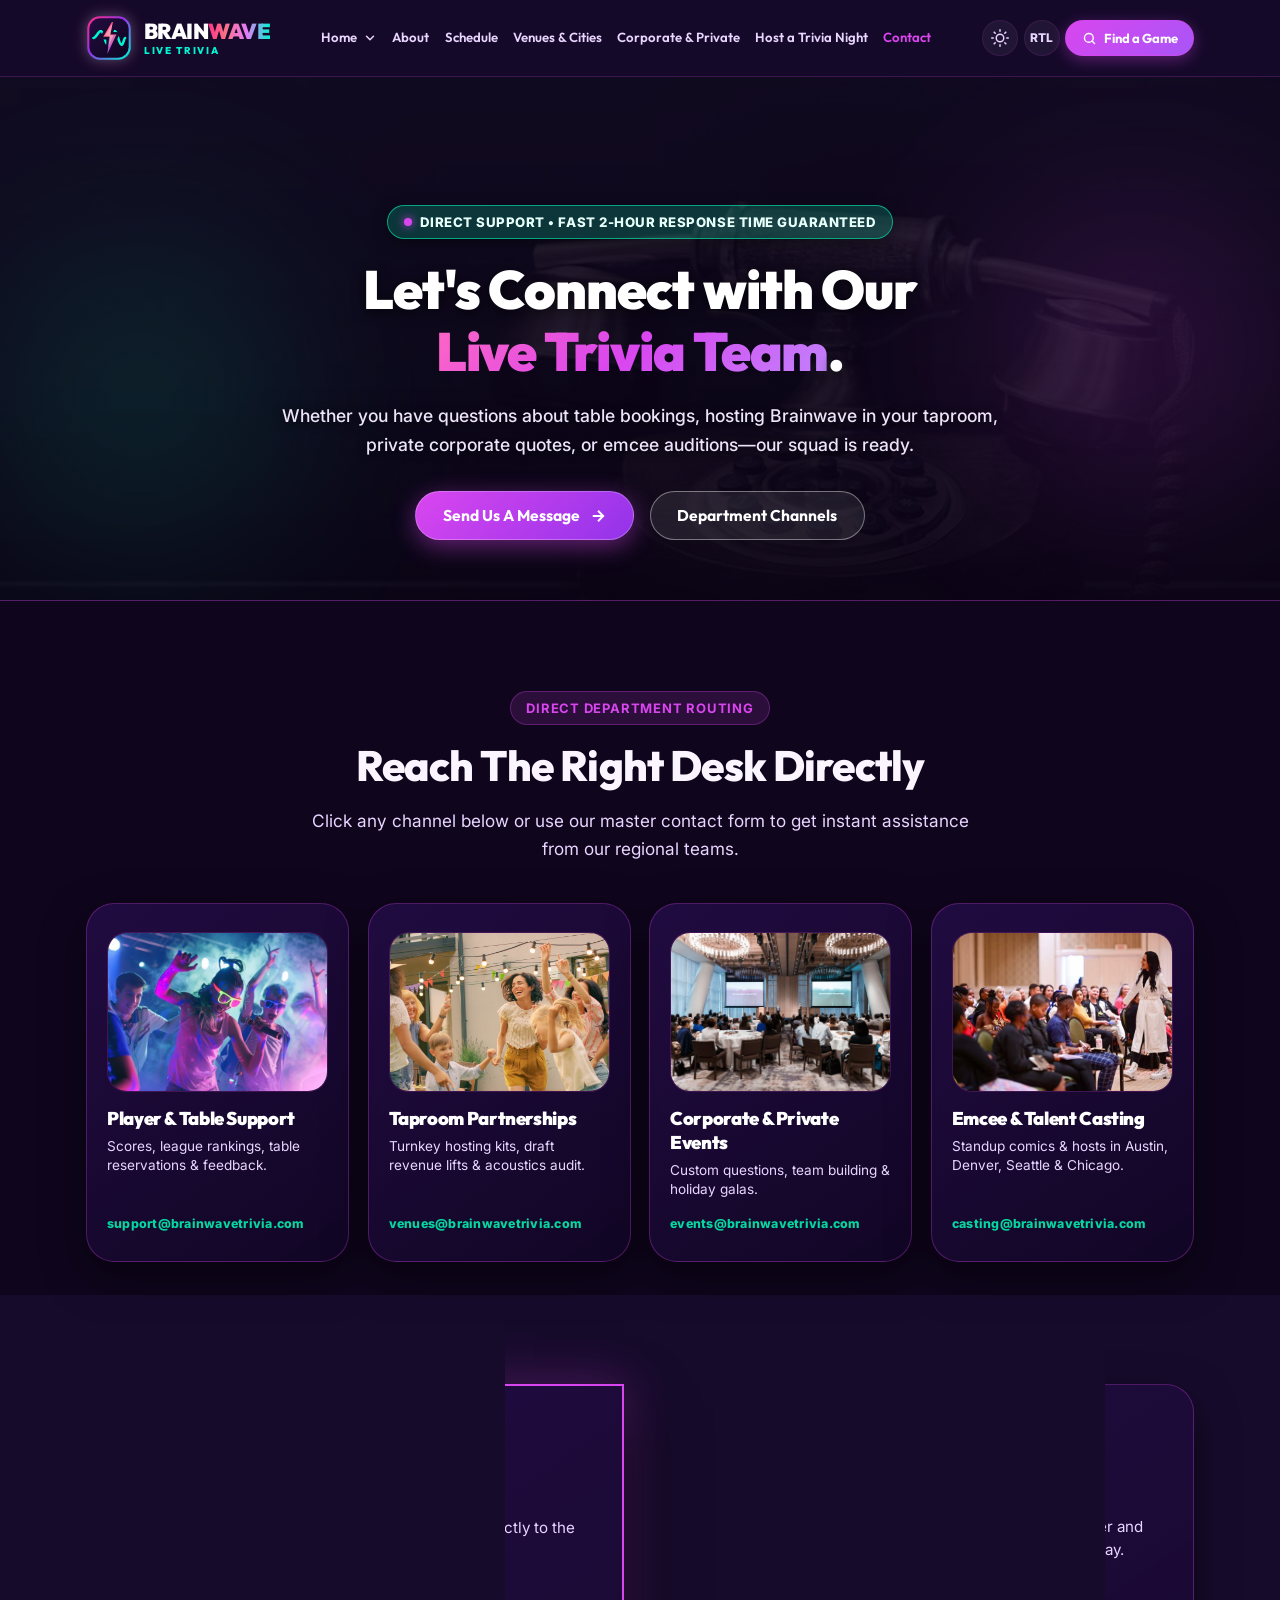
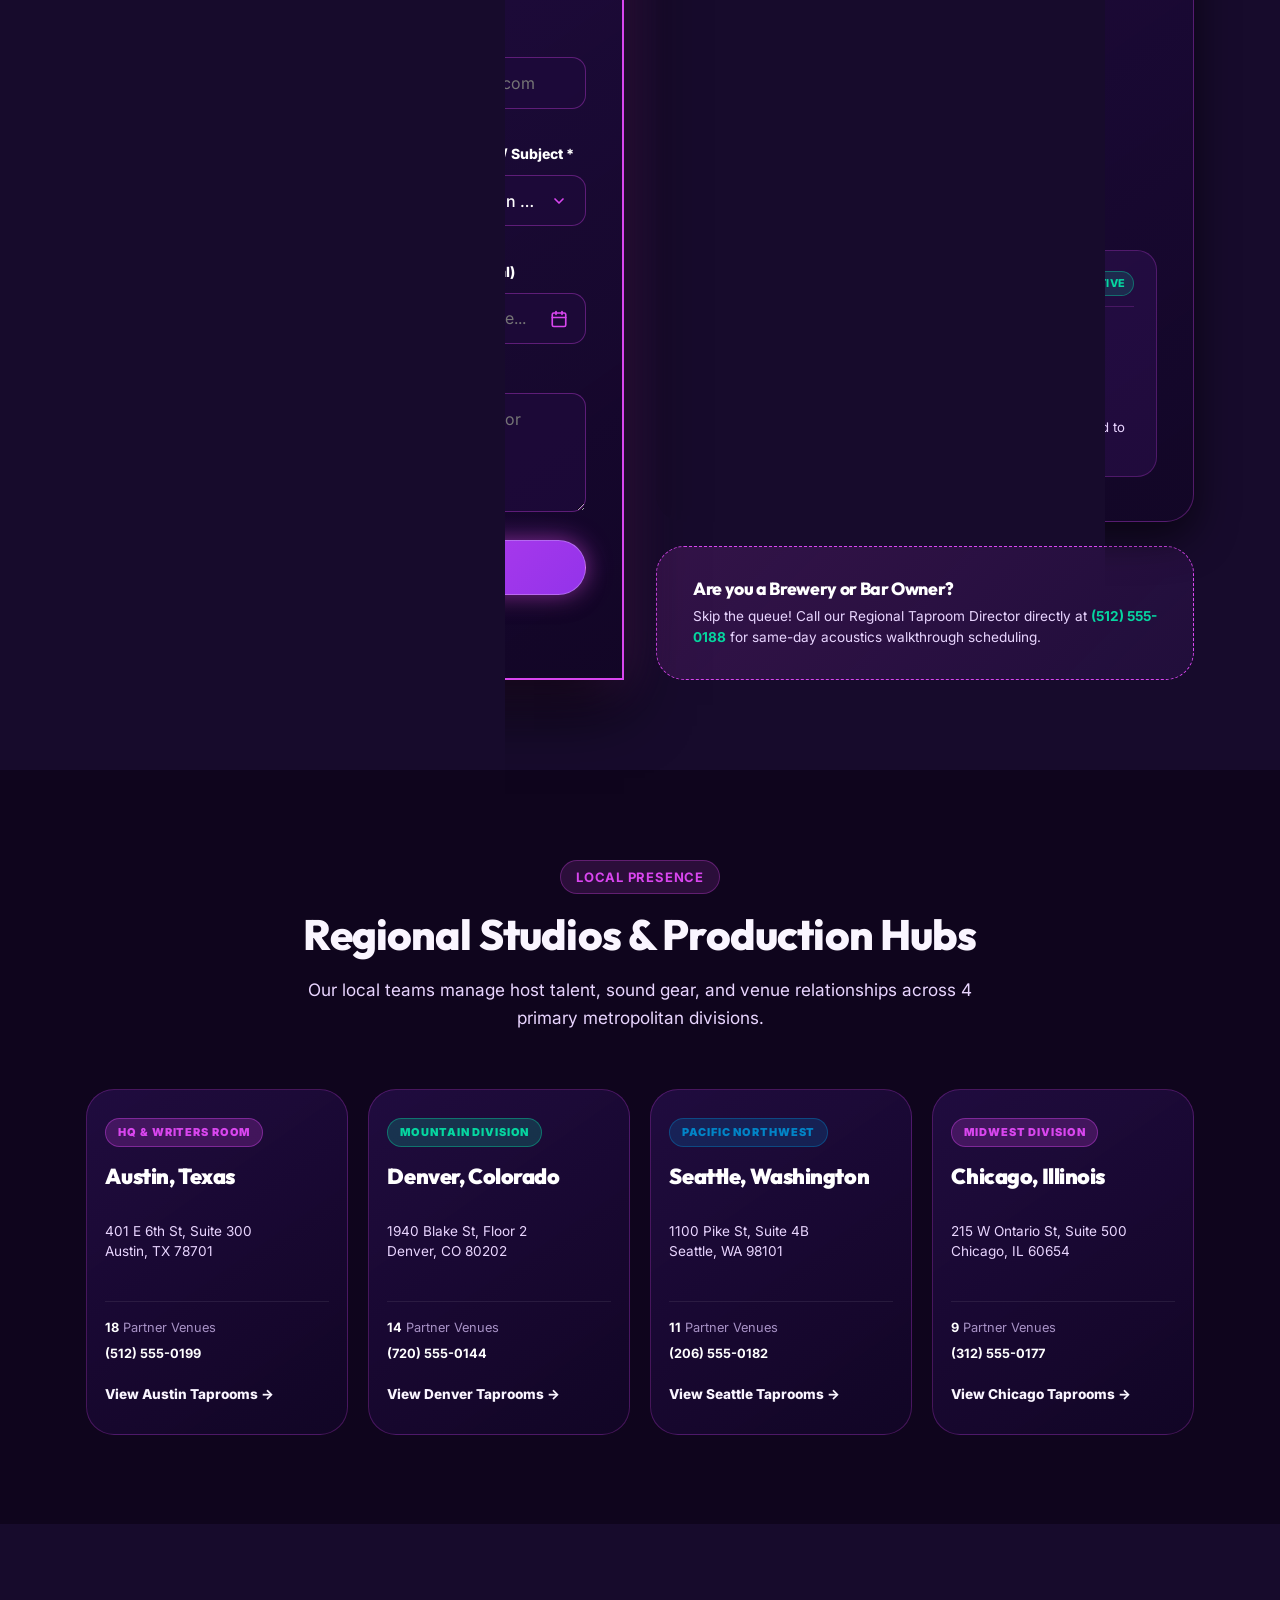
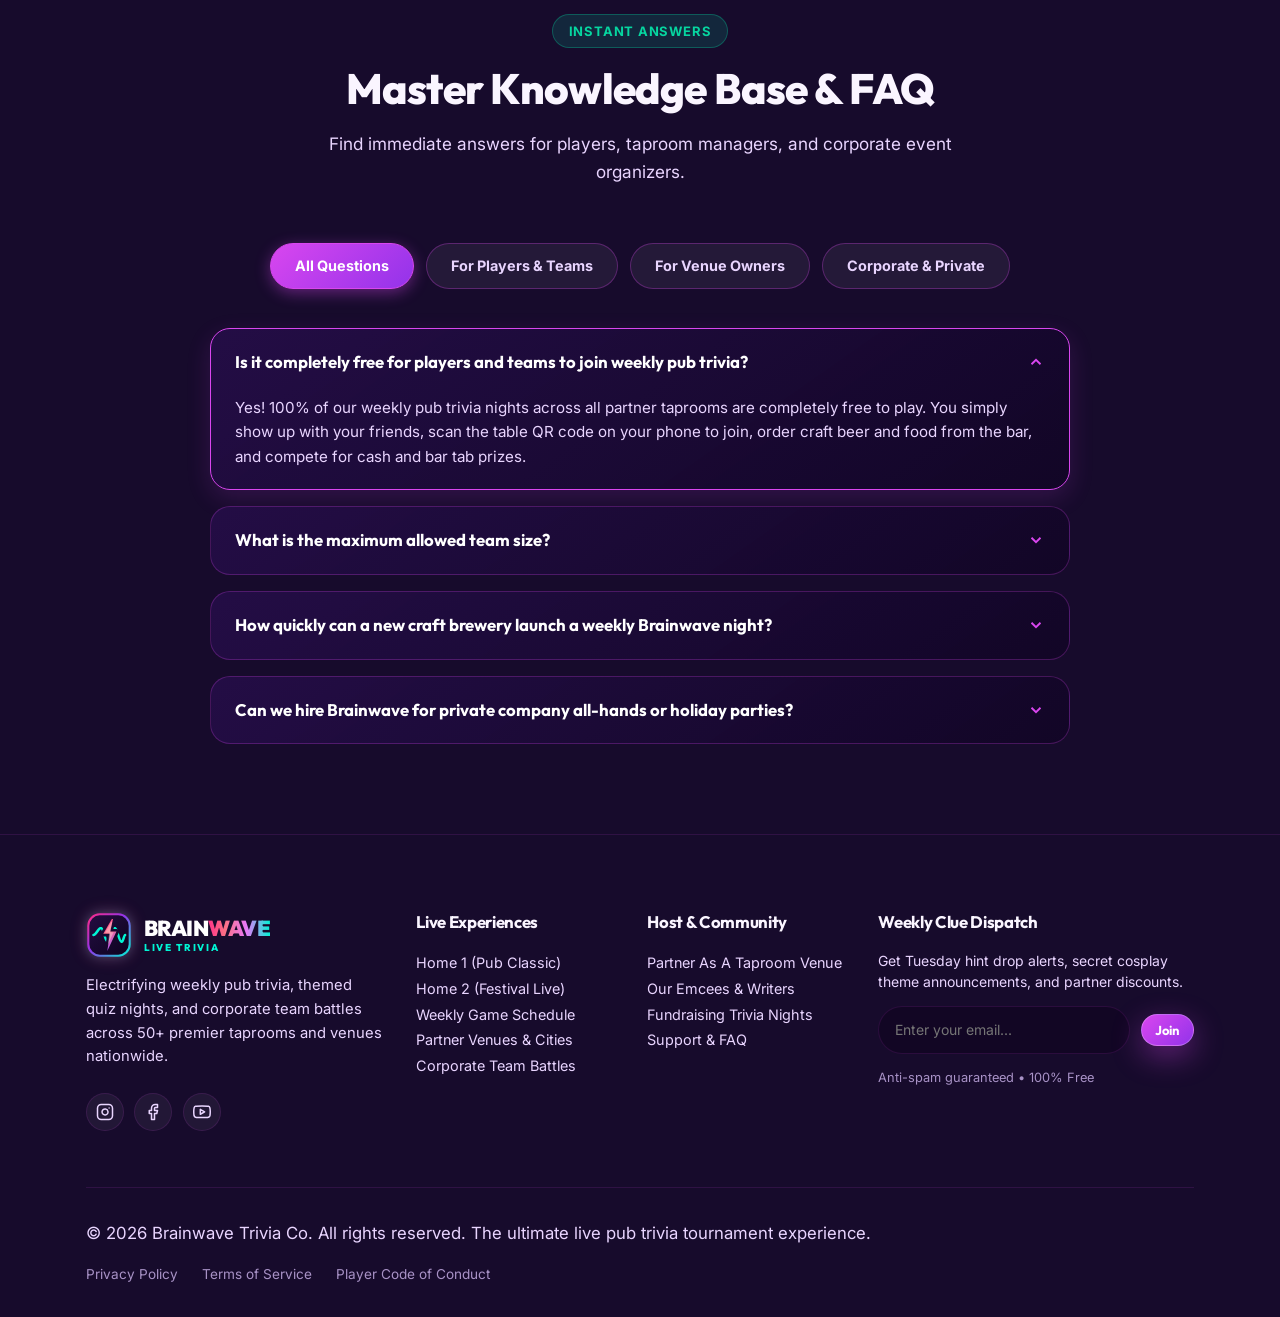
<file: contact.html>
<!DOCTYPE html>
<html lang="en" data-theme="dark" dir="ltr">
<head>
  <meta charset="UTF-8">
  <meta name="viewport" content="width=device-width, initial-scale=1.0">
  <title>Contact Us &amp; Support — Brainwave Trivia</title>
  <meta name="description" content="Get in touch with Brainwave Trivia for player support, taproom partnerships, corporate event quotes, or comedic emcee audition applications.">

  <!-- Favicon -->
  <link rel="icon" id="siteFavicon" type="image/svg+xml" href="assets/images/icons/favicon.svg">

  <!-- Stylesheets -->
  <link rel="stylesheet" href="assets/css/style.css">
  <link rel="stylesheet" href="assets/css/responsive.css">
</head>
<body>

  <!-- Attractive Site Preloader -->
  <div class="site-preloader" id="sitePreloader" aria-hidden="true">
    <div class="preloader-inner">
      <div class="preloader-logo-ring">
        <div class="preloader-pulse-glow"></div>
        <svg class="preloader-svg" width="54" height="54" viewBox="0 0 40 40" fill="none" xmlns="http://www.w3.org/2000/svg">
          <rect x="2" y="2" width="36" height="36" rx="10" fill="url(#bwBgGrad)" stroke="url(#bwBorderGrad)" stroke-width="2"/>
          <path d="M6.5 20C9 20 10.5 14 13 14C15.5 14 16.5 26 19 26C21.5 26 22.5 14 25 14C27.5 14 28.5 26 31 26C32.5 26 33 20 34 20" stroke="#00F5D4" stroke-width="2.2" stroke-linecap="round" stroke-linejoin="round" mask="url(#bwBoltMask)"/>
          <polygon points="22.5 6 15 19 20.8 19 18.5 34 26.5 17 21 17 23.5 6" fill="url(#bwBoltGrad)"/>
          <polygon points="22 8.5 16.5 18 20.2 18 19 28.5 24 17.5 21.2 17.5 22.8 8.5" fill="#FFFFFF" opacity="0.32"/>
        </svg>
      </div>
      <div class="preloader-text-wrap">
        <span class="preloader-brand">BRAIN<span class="preloader-accent">WAVE</span></span>
        <span class="preloader-status">SYNCHRONIZING TRIVIA CIRCUIT...</span>
      </div>
      <div class="preloader-progress-track">
        <div class="preloader-progress-bar"></div>
      </div>
    </div>
  </div>

  <!-- Shared Global SVG Gradients & Negative-Space Mask for Brand Identity -->
  <svg style="position: absolute; width: 0; height: 0; overflow: hidden;" aria-hidden="true">
    <defs>
      <linearGradient id="bwBorderGrad" x1="0%" y1="0%" x2="100%" y2="100%">
        <stop offset="0%" stop-color="#FF2A85"/>
        <stop offset="45%" stop-color="#9333EA"/>
        <stop offset="100%" stop-color="#00F5D4"/>
      </linearGradient>
      <linearGradient id="bwBgGrad" x1="0%" y1="0%" x2="100%" y2="100%">
        <stop offset="0%" stop-color="#240D42"/>
        <stop offset="100%" stop-color="#0D031F"/>
      </linearGradient>
      <linearGradient id="bwBoltGrad" x1="0%" y1="0%" x2="40%" y2="100%">
        <stop offset="0%" stop-color="#FF2E93"/>
        <stop offset="50%" stop-color="#FB7185"/>
        <stop offset="100%" stop-color="#A855F7"/>
      </linearGradient>
      <!-- Aliases for backward compatibility -->
      <linearGradient id="bwGradPrimary" x1="0%" y1="0%" x2="100%" y2="100%">
        <stop offset="0%" stop-color="#FF2A85"/>
        <stop offset="45%" stop-color="#9333EA"/>
        <stop offset="100%" stop-color="#00F5D4"/>
      </linearGradient>
      <linearGradient id="bwGradBolt" x1="0%" y1="0%" x2="40%" y2="100%">
        <stop offset="0%" stop-color="#FF2E93"/>
        <stop offset="50%" stop-color="#FB7185"/>
        <stop offset="100%" stop-color="#A855F7"/>
      </linearGradient>
      <!-- Negative Space Cutout Mask to eliminate messy wave/bolt overlap -->
      <mask id="bwBoltMask">
        <rect width="40" height="40" fill="#FFFFFF"/>
        <polygon points="22.5 6 15 19 20.8 19 18.5 34 26.5 17 21 17 23.5 6" fill="#000000" stroke="#000000" stroke-width="4.5" stroke-linejoin="round"/>
      </mask>
    </defs>
  </svg>

  <!-- Header / Navbar (7 Main Pages) -->
  <header class="site-header" id="mainHeader">
    <div class="container">
      <div class="navbar-inner">
        
        <!-- Redesigned Attractive Brand Logo (Brainwave + Quiz Lightning) -->
        <a href="index.html" class="brand-logo" aria-label="Brainwave Trivia Home">
          <div class="brand-logo-badge">
            <svg class="brand-logo-svg" width="38" height="38" viewBox="0 0 40 40" fill="none" xmlns="http://www.w3.org/2000/svg">
              <rect x="2" y="2" width="36" height="36" rx="10" fill="url(#bwBgGrad)" stroke="url(#bwBorderGrad)" stroke-width="1.8"/>
              <path d="M6.5 20C9 20 10.5 14 13 14C15.5 14 16.5 26 19 26C21.5 26 22.5 14 25 14C27.5 14 28.5 26 31 26C32.5 26 33 20 34 20" stroke="#00F5D4" stroke-width="2.2" stroke-linecap="round" stroke-linejoin="round" mask="url(#bwBoltMask)"/>
              <polygon points="22.5 6 15 19 20.8 19 18.5 34 26.5 17 21 17 23.5 6" fill="url(#bwBoltGrad)"/>
              <polygon points="22 8.5 16.5 18 20.2 18 19 28.5 24 17.5 21.2 17.5 22.8 8.5" fill="#FFFFFF" opacity="0.32"/>
            </svg>
          </div>
          <div class="brand-logo-text">
            <span class="brand-title">BRAIN<span class="brand-accent">WAVE</span></span>
            <span class="brand-tagline">LIVE TRIVIA</span>
          </div>
        </a>

        <!-- Desktop Navigation Menu (7 Main Pages) -->
        <nav class="nav-menu" aria-label="Main Navigation">
          
          <!-- 1. Home Dropdown (Home 1 & Home 2) -->
          <div class="nav-item dropdown">
            <a href="index.html" class="nav-link" aria-haspopup="true" aria-expanded="false">
              <span>Home</span>
              <svg class="dropdown-chevron" width="14" height="14" viewBox="0 0 24 24" fill="none" stroke="currentColor" stroke-width="2.5" stroke-linecap="round" stroke-linejoin="round">
                <polyline points="6 9 12 15 18 9"></polyline>
              </svg>
            </a>
            <div class="dropdown-menu">
              <a href="index.html" class="dropdown-link">
                <span>Home 1 (Pub Classic)</span>
                <span class="dropdown-badge">Popular</span>
              </a>
              <a href="home-2.html" class="dropdown-link">
                <span>Home 2 (Festival Live)</span>
                <span class="dropdown-badge">New</span>
              </a>
            </div>
          </div>

          <!-- 2. About -->
          <div class="nav-item">
            <a href="about.html" class="nav-link">About</a>
          </div>

          <!-- 3. Schedule -->
          <div class="nav-item">
            <a href="schedule.html" class="nav-link">Schedule</a>
          </div>

          <!-- 4. Venues & Cities -->
          <div class="nav-item">
            <a href="venues.html" class="nav-link">Venues &amp; Cities</a>
          </div>

          <!-- 5. Corporate & Private Events -->
          <div class="nav-item">
            <a href="events.html" class="nav-link">Corporate &amp; Private</a>
          </div>

          <!-- 6. Host a Trivia Night -->
          <div class="nav-item">
            <a href="host.html" class="nav-link">Host a Trivia Night</a>
          </div>

          <!-- 7. Contact (ACTIVE) -->
          <div class="nav-item active">
            <a href="contact.html" class="nav-link">Contact</a>
          </div>

        </nav>

        <!-- Navbar Actions -->
        <div class="navbar-actions">
          
          <!-- Theme Toggle -->
          <button type="button" class="theme-toggle-btn" aria-label="Toggle Light/Dark Theme" title="Toggle Theme">
            <svg width="18" height="18" viewBox="0 0 24 24" fill="none" stroke="currentColor" stroke-width="2" stroke-linecap="round" stroke-linejoin="round">
              <circle cx="12" cy="12" r="5"></circle>
              <line x1="12" y1="1" x2="12" y2="3"></line>
              <line x1="12" y1="21" x2="12" y2="23"></line>
              <line x1="4.22" y1="4.22" x2="5.64" y2="5.64"></line>
              <line x1="18.36" y1="18.36" x2="19.78" y2="19.78"></line>
              <line x1="1" y1="12" x2="3" y2="12"></line>
              <line x1="21" y1="12" x2="23" y2="12"></line>
              <line x1="4.22" y1="19.78" x2="5.64" y2="18.36"></line>
              <line x1="18.36" y1="5.64" x2="19.78" y2="4.22"></line>
            </svg>
          </button>

          <!-- RTL Toggle -->
          <button type="button" class="rtl-toggle-btn" aria-label="Toggle RTL Direction" title="Toggle RTL/LTR">
            <span style="font-size:0.75rem; font-weight:800;">RTL</span>
          </button>

          <!-- Primary CTA -->
          <a href="schedule.html" class="btn btn-primary btn-sm" id="navPrimaryCta">
            <svg width="15" height="15" viewBox="0 0 24 24" fill="none" stroke="currentColor" stroke-width="2.2" stroke-linecap="round" stroke-linejoin="round">
              <circle cx="11" cy="11" r="7"></circle>
              <line x1="20" y1="20" x2="16" y2="16"></line>
            </svg>
            <span>Find a Game</span>
          </a>

          <!-- Mobile Hamburger Toggle -->
          <button type="button" class="mobile-nav-toggle" aria-label="Open Navigation Menu" aria-expanded="false">
            <svg width="22" height="22" viewBox="0 0 24 24" fill="none" stroke="currentColor" stroke-width="2.5" stroke-linecap="round" stroke-linejoin="round">
              <line x1="3" y1="12" x2="21" y2="12"></line>
              <line x1="3" y1="6" x2="21" y2="6"></line>
              <line x1="3" y1="18" x2="21" y2="18"></line>
            </svg>
          </button>

        </div>

      </div>
    </div>
  </header>

  <!-- Mobile Menu Overlay & Drawer -->
  <div class="mobile-menu-overlay" id="mobileOverlay"></div>
  <aside class="mobile-nav-drawer" id="mobileDrawer" aria-label="Mobile Navigation">
    <div class="mobile-drawer-header">
      <a href="index.html" class="brand-logo" aria-label="Brainwave Trivia Home">
        <div class="brand-logo-badge">
          <svg class="brand-logo-svg" width="34" height="34" viewBox="0 0 40 40" fill="none" xmlns="http://www.w3.org/2000/svg">
            <rect x="2" y="2" width="36" height="36" rx="10" fill="url(#bwBgGrad)" stroke="url(#bwBorderGrad)" stroke-width="1.8"/>
            <path d="M6.5 20C9 20 10.5 14 13 14C15.5 14 16.5 26 19 26C21.5 26 22.5 14 25 14C27.5 14 28.5 26 31 26C32.5 26 33 20 34 20" stroke="#00F5D4" stroke-width="2.2" stroke-linecap="round" stroke-linejoin="round" mask="url(#bwBoltMask)"/>
            <polygon points="22.5 6 15 19 20.8 19 18.5 34 26.5 17 21 17 23.5 6" fill="url(#bwBoltGrad)"/>
            <polygon points="22 8.5 16.5 18 20.2 18 19 28.5 24 17.5 21.2 17.5 22.8 8.5" fill="#FFFFFF" opacity="0.32"/>
          </svg>
        </div>
        <div class="brand-logo-text">
          <span class="brand-title">BRAIN<span class="brand-accent">WAVE</span></span>
          <span class="brand-tagline">LIVE TRIVIA</span>
        </div>
      </a>
      <button type="button" class="mobile-drawer-close" aria-label="Close Mobile Navigation">
        <svg width="20" height="20" viewBox="0 0 24 24" fill="none" stroke="currentColor" stroke-width="2.5" stroke-linecap="round" stroke-linejoin="round">
          <line x1="18" y1="6" x2="6" y2="18"></line>
          <line x1="6" y1="6" x2="18" y2="18"></line>
        </svg>
      </button>
    </div>

    <!-- Mobile Nav Links -->
    <div class="mobile-nav-list">
      <!-- Home Accordion -->
      <div class="mobile-nav-item">
        <button type="button" class="mobile-nav-link mobile-dropdown-btn" aria-expanded="false">
          <span>Home</span>
          <svg class="dropdown-chevron" width="16" height="16" viewBox="0 0 24 24" fill="none" stroke="currentColor" stroke-width="2.5" stroke-linecap="round" stroke-linejoin="round">
            <polyline points="6 9 12 15 18 9"></polyline>
          </svg>
        </button>
        <div class="mobile-dropdown-menu">
          <a href="index.html" class="mobile-dropdown-link">
            <span>Home 1 (Pub Classic)</span>
            <span class="dropdown-badge">Popular</span>
          </a>
          <a href="home-2.html" class="mobile-dropdown-link">
            <span>Home 2 (Festival Live)</span>
            <span class="dropdown-badge">New</span>
          </a>
        </div>
      </div>
      <div class="mobile-nav-item">
        <a href="about.html" class="mobile-nav-link">About</a>
      </div>
      <div class="mobile-nav-item">
        <a href="schedule.html" class="mobile-nav-link">Schedule</a>
      </div>
      <div class="mobile-nav-item">
        <a href="venues.html" class="mobile-nav-link">Venues &amp; Cities</a>
      </div>
      <div class="mobile-nav-item">
        <a href="events.html" class="mobile-nav-link">Corporate &amp; Private</a>
      </div>
      <div class="mobile-nav-item">
        <a href="host.html" class="mobile-nav-link">Host a Trivia Night</a>
      </div>
      <div class="mobile-nav-item">
        <a href="contact.html" class="mobile-nav-link active">Contact</a>
      </div>
    </div>

    <div class="mobile-drawer-footer">
      <a href="schedule.html" class="btn btn-primary" style="width:100%; justify-content:center;">
        <svg width="16" height="16" viewBox="0 0 24 24" fill="none" stroke="currentColor" stroke-width="2.2" stroke-linecap="round" stroke-linejoin="round" style="margin-right: 0.5rem;">
          <circle cx="11" cy="11" r="7"></circle>
          <line x1="20" y1="20" x2="16" y2="16"></line>
        </svg>
        <span>Find a Game</span>
      </a>
    </div>
  </aside>

  <!-- Main Content: Contact Us -->
  <main id="mainContent">

    <!-- =========================================================================
         SECTION 1: HERO CONTACT PAGE BANNER
         ========================================================================= -->
    <section class="page-hero-banner contact-hero-banner" id="contactHero">
      <div class="hero-ambient-orb contact-orb-1" aria-hidden="true"></div>
      <div class="hero-ambient-orb contact-orb-2" aria-hidden="true"></div>

      <div class="container">
        <div class="page-hero-content reveal-on-scroll">
          <div class="section-tag tag-cyan">
            <span class="pulse-dot"></span>
            <span>Direct Support &bull; Fast 2-Hour Response Time Guaranteed</span>
          </div>

          <h1 class="page-hero-title">
            Let's Connect with Our <span class="text-gradient-brand">Live Trivia Team</span>.
          </h1>

          <p class="page-hero-subtitle">
            Whether you have questions about table bookings, hosting Brainwave in your taproom, private corporate quotes, or emcee auditions—our squad is ready.
          </p>

          <div class="hero-actions page-hero-actions">
            <a href="#contactFormSection" class="btn btn-primary btn-lg glow-btn">
              <span>Send Us A Message</span>
              <svg width="18" height="18" viewBox="0 0 24 24" fill="none" stroke="currentColor" stroke-width="2.5"><line x1="5" y1="12" x2="19" y2="12"></line><polyline points="12 5 19 12 12 19"></polyline></svg>
            </a>
            <a href="#contactChannelsSection" class="btn btn-outline btn-lg">
              <span>Department Channels</span>
            </a>
          </div>
        </div>
      </div>
    </section>

    <!-- =========================================================================
         SECTION 2: 4 DIRECT DEPARTMENT CHANNELS
         ========================================================================= -->
    <section class="section-py" id="contactChannelsSection" style="padding-bottom: 2rem;">
      <div class="container">
        
        <div class="section-header reveal-on-scroll" style="text-align: center; margin-bottom: 2.5rem;">
          <div class="section-tag tag-magenta">
            <span>Direct Department Routing</span>
          </div>
          <h2 class="section-title">Reach The Right Desk Directly</h2>
          <p class="section-desc">Click any channel below or use our master contact form to get instant assistance from our regional teams.</p>
        </div>

        <div class="contact-channels-grid reveal-on-scroll">
          
          <a href="#contactFormSection" class="channel-card" data-channel="support">
            <div class="channel-media">
              <img src="assets/images/contact/channel-player-support.png" alt="Player &amp; Table Support" width="600" height="340" loading="lazy">
            </div>
            <div class="channel-body">
              <h4>Player &amp; Table Support</h4>
              <p>Scores, league rankings, table reservations &amp; feedback.</p>
              <span class="channel-link">support@brainwavetrivia.com</span>
            </div>
          </a>

          <a href="#contactFormSection" class="channel-card" data-channel="venues">
            <div class="channel-media">
              <img src="assets/images/contact/channel-taproom-partner.jpg" alt="Taproom Partnerships" width="600" height="340" loading="lazy">
            </div>
            <div class="channel-body">
              <h4>Taproom Partnerships</h4>
              <p>Turnkey hosting kits, draft revenue lifts &amp; acoustics audit.</p>
              <span class="channel-link">venues@brainwavetrivia.com</span>
            </div>
          </a>

          <a href="#contactFormSection" class="channel-card" data-channel="events">
            <div class="channel-media">
              <img src="assets/images/contact/channel-corporate-events.jpg" alt="Corporate &amp; Private Events" width="600" height="340" loading="lazy">
            </div>
            <div class="channel-body">
              <h4>Corporate &amp; Private Events</h4>
              <p>Custom questions, team building &amp; holiday galas.</p>
              <span class="channel-link">events@brainwavetrivia.com</span>
            </div>
          </a>

          <a href="#contactFormSection" class="channel-card" data-channel="auditions">
            <div class="channel-media">
              <img src="assets/images/contact/channel-emcee-casting.png" alt="Emcee &amp; Talent Casting" width="600" height="340" loading="lazy">
            </div>
            <div class="channel-body">
              <h4>Emcee &amp; Talent Casting</h4>
              <p>Standup comics &amp; hosts in Austin, Denver, Seattle &amp; Chicago.</p>
              <span class="channel-link">casting@brainwavetrivia.com</span>
            </div>
          </a>

        </div>

      </div>
    </section>

    <!-- =========================================================================
         SECTION 2: INTERACTIVE MULTI-TOPIC CONTACT FORM & LIVE DISPATCH INFO
         ========================================================================= -->
    <section class="section-py" id="contactFormSection" style="background-color: var(--bg-surface);">
      <div class="container">
        
        <div class="contact-form-master-grid reveal-on-scroll">
          
          <!-- Left Column: Interactive Form -->
          <div class="contact-form-pane">
            <div class="pane-header" style="text-align:center; display:flex; flex-direction:column; align-items:center; width:100%;">
              <span class="category-pill pill-magenta" style="margin-bottom:0.75rem; display:inline-flex; align-self:center;">DIRECT INQUIRY</span>
              <h2 style="font-size:1.85rem; font-weight:900; margin-bottom:0.5rem; text-align:center; line-height:1.25;">Send Us A Message</h2>
              <p style="font-size:0.95rem; color:var(--text-secondary); margin-bottom:1.5rem; text-align:center; max-width:480px; margin-inline:auto;">
                Fill out the form below. We route your message directly to the appropriate regional team.
              </p>
            </div>

            <form class="main-contact-form" id="mainContactForm">
              
              <div class="form-row-2">
                <div class="form-field">
                  <label for="contactFullName">Your Full Name *</label>
                  <input type="text" id="contactFullName" required placeholder="e.g. Jordan Miller">
                </div>
                <div class="form-field">
                  <label for="contactEmailAddr">Email Address *</label>
                  <input type="email" id="contactEmailAddr" required placeholder="name@domain.com">
                </div>
              </div>

              <div class="form-row-2">
                <div class="form-field">
                  <label for="contactPhoneNum">Phone Number (Optional)</label>
                  <input type="tel" id="contactPhoneNum" placeholder="(555) 000-0000">
                </div>
                <div class="form-field">
                  <label for="contactTopicSelect">Inquiry Department / Subject *</label>
                  <select id="contactTopicSelect" required>
                    <option value="general" selected>General Question / Player Inquiry</option>
                    <option value="venue">Taproom / Brewery Venue Partnership</option>
                    <option value="corporate">Corporate All-Hands / Private Event Quote</option>
                    <option value="audition">Emcee Host Audition Application</option>
                    <option value="charity">Charity &amp; Non-Profit Fundraiser Tournament</option>
                    <option value="scoring">League Score &amp; Leaderboard Correction</option>
                  </select>
                </div>
              </div>

              <div class="form-row-2">
                <div class="form-field">
                  <label for="contactCity">City / Metro Area</label>
                  <input type="text" id="contactCity" placeholder="e.g. Austin, Denver, Seattle, or Remote">
                </div>
                <div class="form-field">
                  <label for="contactEventDate">Target Date (Optional)</label>
                  <input type="date" id="contactEventDate" aria-label="Target Date">
                </div>
              </div>

              <div class="form-field" style="margin-bottom:1.75rem;">
                <label for="contactMessageText">Your Message / Event Details *</label>
                <textarea id="contactMessageText" rows="4" required placeholder="Tell us how we can help you, your venue details, or estimated event date..."></textarea>
              </div>

              <button type="submit" class="btn btn-primary btn-lg glow-btn" style="width:100%; justify-content:center;">
                <span>Send Message Directly</span>
                <svg width="18" height="18" viewBox="0 0 24 24" fill="none" stroke="currentColor" stroke-width="2.5"><line x1="22" y1="2" x2="11" y2="13"></line><polygon points="22 2 15 22 11 13 2 9 22 2"></polygon></svg>
              </button>

            </form>
          </div>

          <!-- Right Column: Quick Response & Help Box -->
          <div class="contact-info-pane">
            
            <div class="info-highlight-card">
              <div class="info-header" style="text-align:center; display:flex; flex-direction:column; align-items:center; width:100%;">
                <div class="highlight-badge" style="margin-bottom:0.75rem; display:inline-flex; align-self:center;">
                  <svg width="14" height="14" viewBox="0 0 24 24" fill="none" stroke="currentColor" stroke-width="2.5" style="display:inline-block; vertical-align:middle; margin-right:4px;"><polygon points="13 2 3 14 12 14 11 22 21 10 12 10 13 2"></polygon></svg>
                  UNDER 2-HOUR RESPONSE
                </div>
                <h3 style="font-size:1.85rem; font-weight:900; margin-bottom:0.5rem; text-align:center; line-height:1.25;">Fast &amp; Friendly Hospitality</h3>
                <p style="font-size:0.95rem; color:var(--text-secondary); margin-bottom:1.5rem; text-align:center; max-width:480px; margin-inline:auto;">
                  Our dedicated operations team monitors incoming player and venue inquiries continuously Monday through Saturday.
                </p>
              </div>
              
              <div class="contact-method-item">
                <div class="method-icon">
                  <svg width="20" height="20" viewBox="0 0 24 24" fill="none" stroke="currentColor" stroke-width="2"><path d="M22 16.92v3a2 2 0 0 1-2.18 2 19.79 19.79 0 0 1-8.63-3.07 19.5 19.5 0 0 1-6-6 19.79 19.79 0 0 1-3.07-8.67A2 2 0 0 1 4.11 2h3a2 2 0 0 1 2 1.72 12.84 12.84 0 0 0 .7 2.81 2 2 0 0 1-.45 2.11L8.09 9.91a16 16 0 0 0 6 6l1.27-1.27a2 2 0 0 1 2.11-.45 12.84 12.84 0 0 0 2.81.7A2 2 0 0 1 22 16.92z"></path></svg>
                </div>
                <div>
                  <strong>National Office Line</strong>
                  <span>(800) 555-QUIZ &bull; Mon - Sat, 9am - 7pm CST</span>
                </div>
              </div>

              <div class="contact-method-item">
                <div class="method-icon">
                  <svg width="20" height="20" viewBox="0 0 24 24" fill="none" stroke="currentColor" stroke-width="2"><path d="M21 15a2 2 0 0 1-2 2H7l-4 4V5a2 2 0 0 1 2-2h14a2 2 0 0 1 2 2z"></path></svg>
                </div>
                <div>
                  <strong>Live Game Night SMS Textline</strong>
                  <span>(512) 555-0199 &bull; Tues &amp; Weds, 6pm - 10pm</span>
                </div>
              </div>

              <div class="contact-method-item">
                <div class="method-icon">
                  <svg width="20" height="20" viewBox="0 0 24 24" fill="none" stroke="currentColor" stroke-width="2"><path d="M21 10c0 7-9 13-9 13s-9-6-9-13a9 9 0 0 1 18 0z"></path><circle cx="12" cy="10" r="3"></circle></svg>
                </div>
                <div>
                  <strong>Global Creative HQ</strong>
                  <span>401 E 6th Street, Suite 300, Austin, TX 78701</span>
                </div>
              </div>

              <!-- Operations Dispatch & Host Guarantee Sub-Card -->
              <div class="contact-trust-card">
                <div class="trust-card-header">
                  <div class="trust-status-indicator">
                    <span class="live-pulse-dot"></span>
                    <span class="trust-title">Operations &amp; Booking Dispatch</span>
                  </div>
                  <span class="trust-status-badge">Active</span>
                </div>
                <div class="trust-perks-list">
                  <div class="trust-perk-item">
                    <svg width="15" height="15" viewBox="0 0 24 24" fill="none" stroke="#06D6A0" stroke-width="2.5"><polyline points="20 6 9 17 4 12"></polyline></svg>
                    <span><strong>Rapid Proposals:</strong> Custom theme decks &amp; quotes within 2 business hours.</span>
                  </div>
                  <div class="trust-perk-item">
                    <svg width="15" height="15" viewBox="0 0 24 24" fill="none" stroke="#06D6A0" stroke-width="2.5"><polyline points="20 6 9 17 4 12"></polyline></svg>
                    <span><strong>Turnkey Production:</strong> High-grade soundboards, mic kits &amp; buzzer apps included.</span>
                  </div>
                  <div class="trust-perk-item">
                    <svg width="15" height="15" viewBox="0 0 24 24" fill="none" stroke="#06D6A0" stroke-width="2.5"><polyline points="20 6 9 17 4 12"></polyline></svg>
                    <span><strong>Direct Coordinator:</strong> Dedicated booking producer assigned to your metro hub.</span>
                  </div>
                </div>
              </div>

            </div>

            <!-- Taproom Host Guarantee Box -->
            <div class="venue-fast-box">
              <h4>Are you a Brewery or Bar Owner?</h4>
              <p>Skip the queue! Call our Regional Taproom Director directly at <strong>(512) 555-0188</strong> for same-day acoustics walkthrough scheduling.</p>
            </div>

          </div>

        </div>

      </div>
    </section>

    <!-- =========================================================================
         SECTION 3: REGIONAL HQ HUBS & TAPROOM TERRITORIES
         ========================================================================= -->
    <section class="section-py" id="regionalStudios">
      <div class="container">
        
        <div class="section-header reveal-on-scroll">
          <div class="section-tag tag-yellow">
            <span>Local Presence</span>
          </div>
          <h2 class="section-title">Regional Studios &amp; Production Hubs</h2>
          <p class="section-desc">
            Our local teams manage host talent, sound gear, and venue relationships across 4 primary metropolitan divisions.
          </p>
        </div>

        <div class="studios-grid reveal-on-scroll">
          
          <!-- Austin HQ -->
          <div class="studio-card">
            <span class="studio-badge badge-austin">HQ &amp; WRITERS ROOM</span>
            <h3 class="studio-city">Austin, Texas</h3>
            <p class="studio-address">401 E 6th St, Suite 300<br>Austin, TX 78701</p>
            <div class="studio-meta">
              <span><strong>18</strong> Partner Venues</span>
              <span><strong>(512) 555-0199</strong></span>
            </div>
            <a href="venues.html?city=austin" class="studio-link">View Austin Taprooms &rarr;</a>
          </div>

          <!-- Denver -->
          <div class="studio-card">
            <span class="studio-badge badge-denver">MOUNTAIN DIVISION</span>
            <h3 class="studio-city">Denver, Colorado</h3>
            <p class="studio-address">1940 Blake St, Floor 2<br>Denver, CO 80202</p>
            <div class="studio-meta">
              <span><strong>14</strong> Partner Venues</span>
              <span><strong>(720) 555-0144</strong></span>
            </div>
            <a href="venues.html?city=denver" class="studio-link">View Denver Taprooms &rarr;</a>
          </div>

          <!-- Seattle -->
          <div class="studio-card">
            <span class="studio-badge badge-seattle">PACIFIC NORTHWEST</span>
            <h3 class="studio-city">Seattle, Washington</h3>
            <p class="studio-address">1100 Pike St, Suite 4B<br>Seattle, WA 98101</p>
            <div class="studio-meta">
              <span><strong>11</strong> Partner Venues</span>
              <span><strong>(206) 555-0182</strong></span>
            </div>
            <a href="venues.html?city=seattle" class="studio-link">View Seattle Taprooms &rarr;</a>
          </div>

          <!-- Chicago -->
          <div class="studio-card">
            <span class="studio-badge badge-chicago">MIDWEST DIVISION</span>
            <h3 class="studio-city">Chicago, Illinois</h3>
            <p class="studio-address">215 W Ontario St, Suite 500<br>Chicago, IL 60654</p>
            <div class="studio-meta">
              <span><strong>9</strong> Partner Venues</span>
              <span><strong>(312) 555-0177</strong></span>
            </div>
            <a href="venues.html?city=chicago" class="studio-link">View Chicago Taprooms &rarr;</a>
          </div>

        </div>

      </div>
    </section>

    <!-- =========================================================================
         SECTION 4: MASTER CATEGORIZED FAQ ACCORDION
         ========================================================================= -->
    <section class="section-py" id="masterFaq" style="background-color: var(--bg-surface);">
      <div class="container">
        
        <div class="section-header reveal-on-scroll">
          <div class="section-tag tag-mint">
            <span>Instant Answers</span>
          </div>
          <h2 class="section-title">Master Knowledge Base &amp; FAQ</h2>
          <p class="section-desc">
            Find immediate answers for players, taproom managers, and corporate event organizers.
          </p>
        </div>

        <!-- Master FAQ Accordion Filter Tabs -->
        <div class="faq-filter-tabs reveal-on-scroll">
          <button type="button" class="faq-tab-btn active" data-faq-filter="all">All Questions</button>
          <button type="button" class="faq-tab-btn" data-faq-filter="players">For Players &amp; Teams</button>
          <button type="button" class="faq-tab-btn" data-faq-filter="venues">For Venue Owners</button>
          <button type="button" class="faq-tab-btn" data-faq-filter="corporate">Corporate &amp; Private</button>
        </div>

        <div class="master-faq-accordion reveal-on-scroll">
          
          <div class="faq-accordion-item active" data-faq-cat="players">
            <button type="button" class="faq-accordion-btn" aria-expanded="true">
              <span>Is it completely free for players and teams to join weekly pub trivia?</span>
              <svg class="faq-chevron" width="18" height="18" viewBox="0 0 24 24" fill="none" stroke="currentColor" stroke-width="2.5"><polyline points="6 9 12 15 18 9"></polyline></svg>
            </button>
            <div class="faq-accordion-content" style="max-height: 200px;">
              <p>Yes! 100% of our weekly pub trivia nights across all partner taprooms are completely free to play. You simply show up with your friends, scan the table QR code on your phone to join, order craft beer and food from the bar, and compete for cash and bar tab prizes.</p>
            </div>
          </div>

          <div class="faq-accordion-item" data-faq-cat="players">
            <button type="button" class="faq-accordion-btn" aria-expanded="false">
              <span>What is the maximum allowed team size?</span>
              <svg class="faq-chevron" width="18" height="18" viewBox="0 0 24 24" fill="none" stroke="currentColor" stroke-width="2.5"><polyline points="6 9 12 15 18 9"></polyline></svg>
            </button>
            <div class="faq-accordion-content">
              <p>Standard teams range from 2 to 8 players. Groups with more than 8 players are welcome to play for fun or split into two rival squads (e.g., "Team A" and "Team B") to keep table competition fair for everyone.</p>
            </div>
          </div>

          <div class="faq-accordion-item" data-faq-cat="venues">
            <button type="button" class="faq-accordion-btn" aria-expanded="false">
              <span>How quickly can a new craft brewery launch a weekly Brainwave night?</span>
              <svg class="faq-chevron" width="18" height="18" viewBox="0 0 24 24" fill="none" stroke="currentColor" stroke-width="2.5"><polyline points="6 9 12 15 18 9"></polyline></svg>
            </button>
            <div class="faq-accordion-content">
              <p>Our turnkey onboarding takes exactly 2 to 3 weeks from contract signing. We conduct a 30-minute acoustics and screen check, deploy geofenced Instagram advertising, deliver table tents, and launch your Premiere Night with a seasoned comedy host.</p>
            </div>
          </div>

          <div class="faq-accordion-item" data-faq-cat="corporate">
            <button type="button" class="faq-accordion-btn" aria-expanded="false">
              <span>Can we hire Brainwave for private company all-hands or holiday parties?</span>
              <svg class="faq-chevron" width="18" height="18" viewBox="0 0 24 24" fill="none" stroke="currentColor" stroke-width="2.5"><polyline points="6 9 12 15 18 9"></polyline></svg>
            </button>
            <div class="faq-accordion-content">
              <p>Absolutely! We produce over 450 corporate trivia showdowns annually for groups ranging from 15 to 1,000+ players. We provide professional standup comedy emcees, custom company lore question rounds, and full audio/visual production for onsite, virtual, or hybrid events.</p>
            </div>
          </div>

        </div>

      </div>
    </section>

  </main>

  <!-- Site Footer (4-Column Balanced) -->
  <footer class="site-footer">
    <div class="container">
      <div class="footer-grid">
        
        <!-- Col 1: Brand Info -->
        <div class="footer-col-brand">
          <a href="index.html" class="brand-logo" aria-label="Brainwave Trivia Home">
            <div class="brand-logo-badge">
              <svg class="brand-logo-svg" width="38" height="38" viewBox="0 0 40 40" fill="none" xmlns="http://www.w3.org/2000/svg">
                <rect x="2" y="2" width="36" height="36" rx="10" fill="url(#bwBgGrad)" stroke="url(#bwBorderGrad)" stroke-width="1.8"/>
                <path d="M6.5 20C9 20 10.5 14 13 14C15.5 14 16.5 26 19 26C21.5 26 22.5 14 25 14C27.5 14 28.5 26 31 26C32.5 26 33 20 34 20" stroke="#00F5D4" stroke-width="2.2" stroke-linecap="round" stroke-linejoin="round" mask="url(#bwBoltMask)"/>
                <polygon points="22.5 6 15 19 20.8 19 18.5 34 26.5 17 21 17 23.5 6" fill="url(#bwBoltGrad)"/>
                <polygon points="22 8.5 16.5 18 20.2 18 19 28.5 24 17.5 21.2 17.5 22.8 8.5" fill="#FFFFFF" opacity="0.32"/>
              </svg>
            </div>
            <div class="brand-logo-text">
              <span class="brand-title">BRAIN<span class="brand-accent">WAVE</span></span>
              <span class="brand-tagline">LIVE TRIVIA</span>
            </div>
          </a>
          <p class="footer-desc">
            Electrifying weekly pub trivia, themed quiz nights, and corporate team battles across 50+ premier taprooms and venues nationwide.
          </p>
          <div class="footer-social-links">
            <a href="javascript:void(0)" class="social-link" aria-label="Instagram">
              <svg width="18" height="18" viewBox="0 0 24 24" fill="none" stroke="currentColor" stroke-width="2" stroke-linecap="round" stroke-linejoin="round"><rect x="2" y="2" width="20" height="20" rx="5" ry="5"></rect><path d="M16 11.37A4 4 0 1 1 12.63 8 4 4 0 0 1 16 11.37z"></path><line x1="17.5" y1="6.5" x2="17.51" y2="6.5"></line></svg>
            </a>
            <a href="javascript:void(0)" class="social-link" aria-label="Facebook">
              <svg width="18" height="18" viewBox="0 0 24 24" fill="none" stroke="currentColor" stroke-width="2" stroke-linecap="round" stroke-linejoin="round"><path d="M18 2h-3a5 5 0 0 0-5 5v3H7v4h3v8h4v-8h3l1-4h-4V7a1 1 0 0 1 1-1h3z"></path></svg>
            </a>
            <a href="javascript:void(0)" class="social-link" aria-label="YouTube">
              <svg width="18" height="18" viewBox="0 0 24 24" fill="none" stroke="currentColor" stroke-width="2" stroke-linecap="round" stroke-linejoin="round"><path d="M22.54 6.42a2.78 2.78 0 0 0-1.94-2C18.88 4 12 4 12 4s-6.88 0-8.6.46a2.78 2.78 0 0 0-1.94 2A29 29 0 0 0 1 11.75a29 29 0 0 0 .46 5.33A2.78 2.78 0 0 0 3.4 19c1.72.46 8.6.46 8.6.46s6.88 0 8.6-.46a2.78 2.78 0 0 0 1.94-2 29 29 0 0 0 .46-5.25 29 29 0 0 0-.46-5.33z"></path><polygon points="9.75 15.02 15.5 11.75 9.75 8.48 9.75 15.02"></polygon></svg>
            </a>
          </div>
        </div>

        <!-- Col 2: Navigation Links -->
        <div class="footer-col">
          <h4 class="footer-heading">Live Experiences</h4>
          <ul class="footer-nav-list">
            <li><a href="index.html" class="footer-link">Home 1 (Pub Classic)</a></li>
            <li><a href="home-2.html" class="footer-link">Home 2 (Festival Live)</a></li>
            <li><a href="schedule.html" class="footer-link">Weekly Game Schedule</a></li>
            <li><a href="venues.html" class="footer-link">Partner Venues &amp; Cities</a></li>
            <li><a href="events.html" class="footer-link">Corporate Team Battles</a></li>
          </ul>
        </div>

        <!-- Col 3: Host & Community -->
        <div class="footer-col">
          <h4 class="footer-heading">Host &amp; Community</h4>
          <ul class="footer-nav-list">
            <li><a href="host.html" class="footer-link">Partner As A Taproom Venue</a></li>
            <li><a href="about.html" class="footer-link">Our Emcees &amp; Writers</a></li>
            <li><a href="about.html#charitySection" class="footer-link">Fundraising Trivia Nights</a></li>
            <li><a href="contact.html" class="footer-link active">Support &amp; FAQ</a></li>
          </ul>
        </div>

        <!-- Col 4: Newsletter & League Alerts -->
        <div class="footer-col">
          <h4 class="footer-heading">Weekly Clue Dispatch</h4>
          <p class="footer-subtext">Get Tuesday hint drop alerts, secret cosplay theme announcements, and partner discounts.</p>
          <form class="footer-newsletter-form" onsubmit="event.preventDefault(); alert('Subscribed to Brainwave Trivia Alerts!');">
            <div class="newsletter-input-group">
              <input type="email" placeholder="Enter your email..." required aria-label="Email for clue dispatch">
              <button type="submit" class="btn btn-primary btn-sm">Join</button>
            </div>
          </form>
          <div class="footer-trust-badge">
            <span>Anti-spam guaranteed &bull; 100% Free</span>
          </div>
        </div>

      </div>

      <div class="footer-bottom">
        <p>&copy; 2026 Brainwave Trivia Co. All rights reserved. The ultimate live pub trivia tournament experience.</p>
        <div class="footer-bottom-links">
          <a href="javascript:void(0)">Privacy Policy</a>
          <a href="javascript:void(0)">Terms of Service</a>
          <a href="javascript:void(0)">Player Code of Conduct</a>
        </div>
      </div>
    </div>
  </footer>

  <!-- Back to Top Button -->
  <button type="button" class="back-to-top" aria-label="Back to Top" title="Back to Top">
    <svg width="20" height="20" viewBox="0 0 24 24" fill="none" stroke="currentColor" stroke-width="2.5" stroke-linecap="round" stroke-linejoin="round">
      <polyline points="18 15 12 9 6 15"></polyline>
    </svg>
  </button>

  <!-- Scripts -->
  <script src="assets/js/main.js"></script>
</body>
</html>
</file>
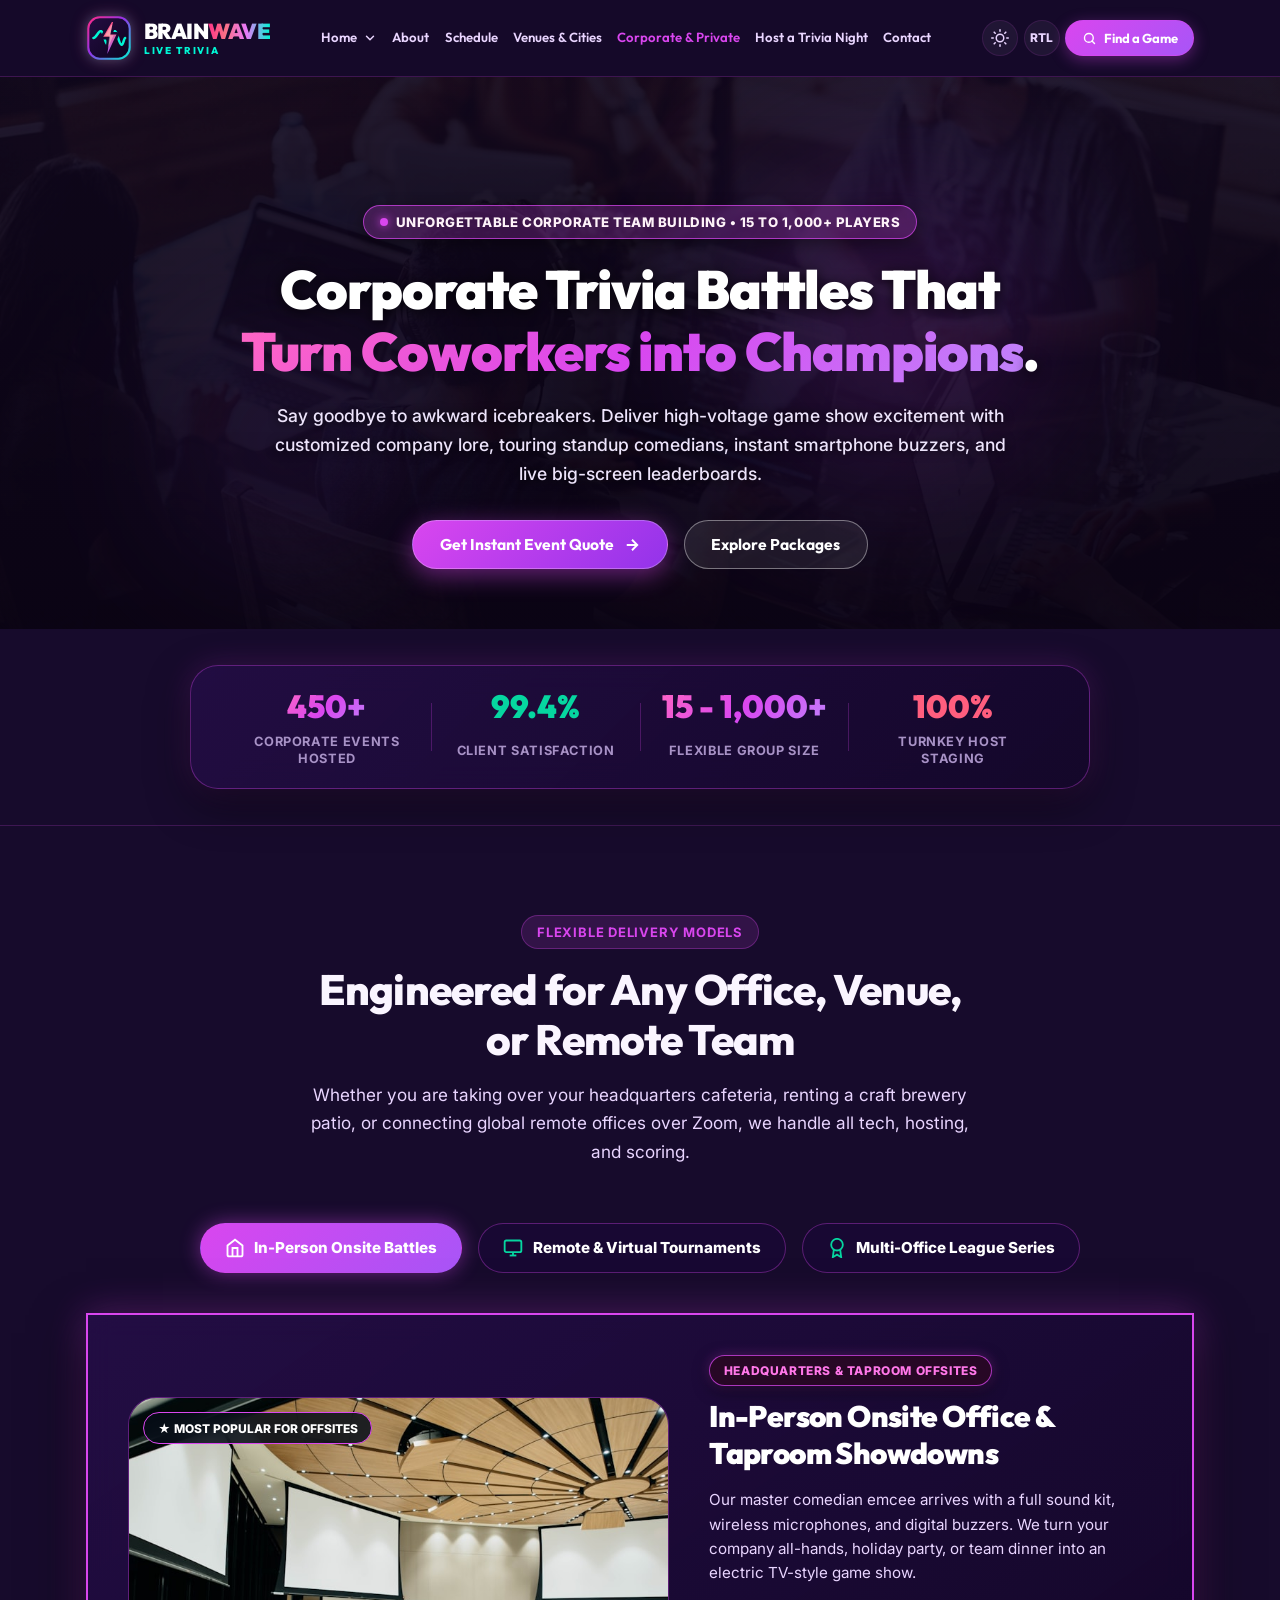
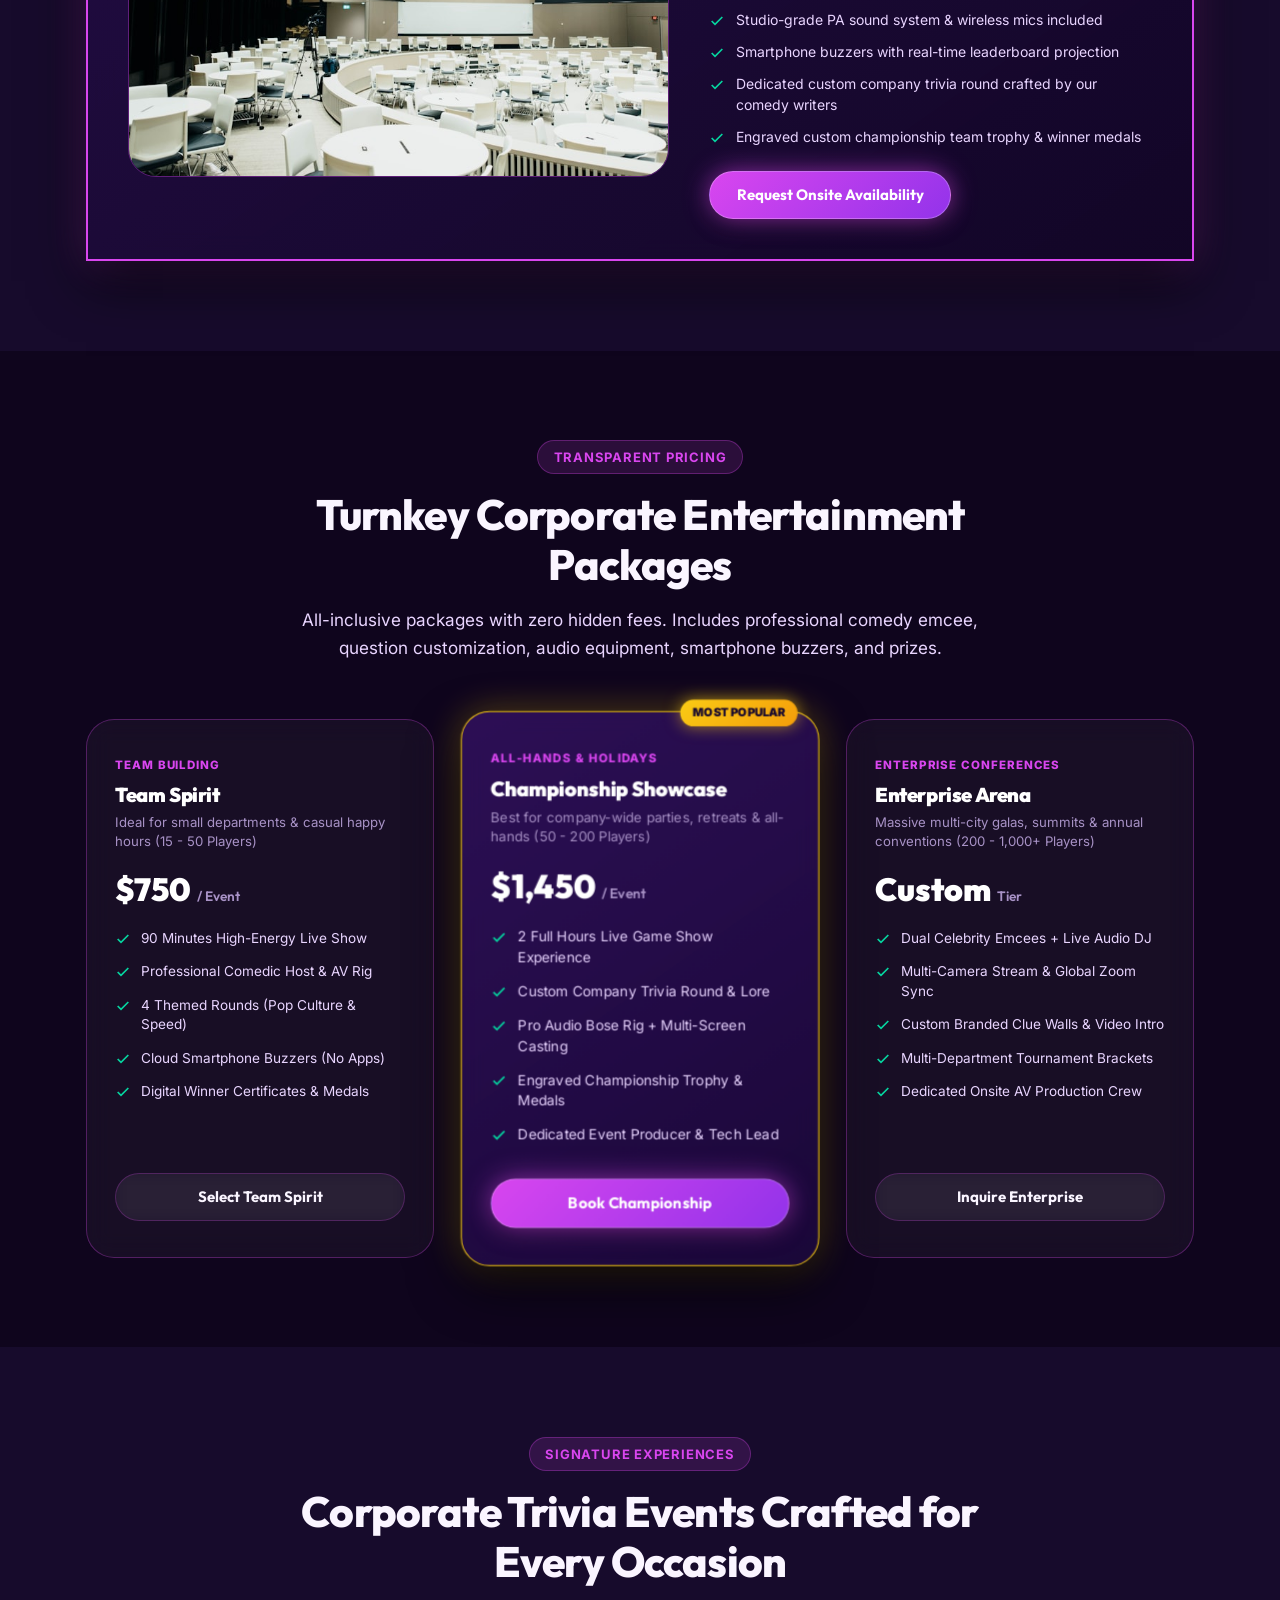
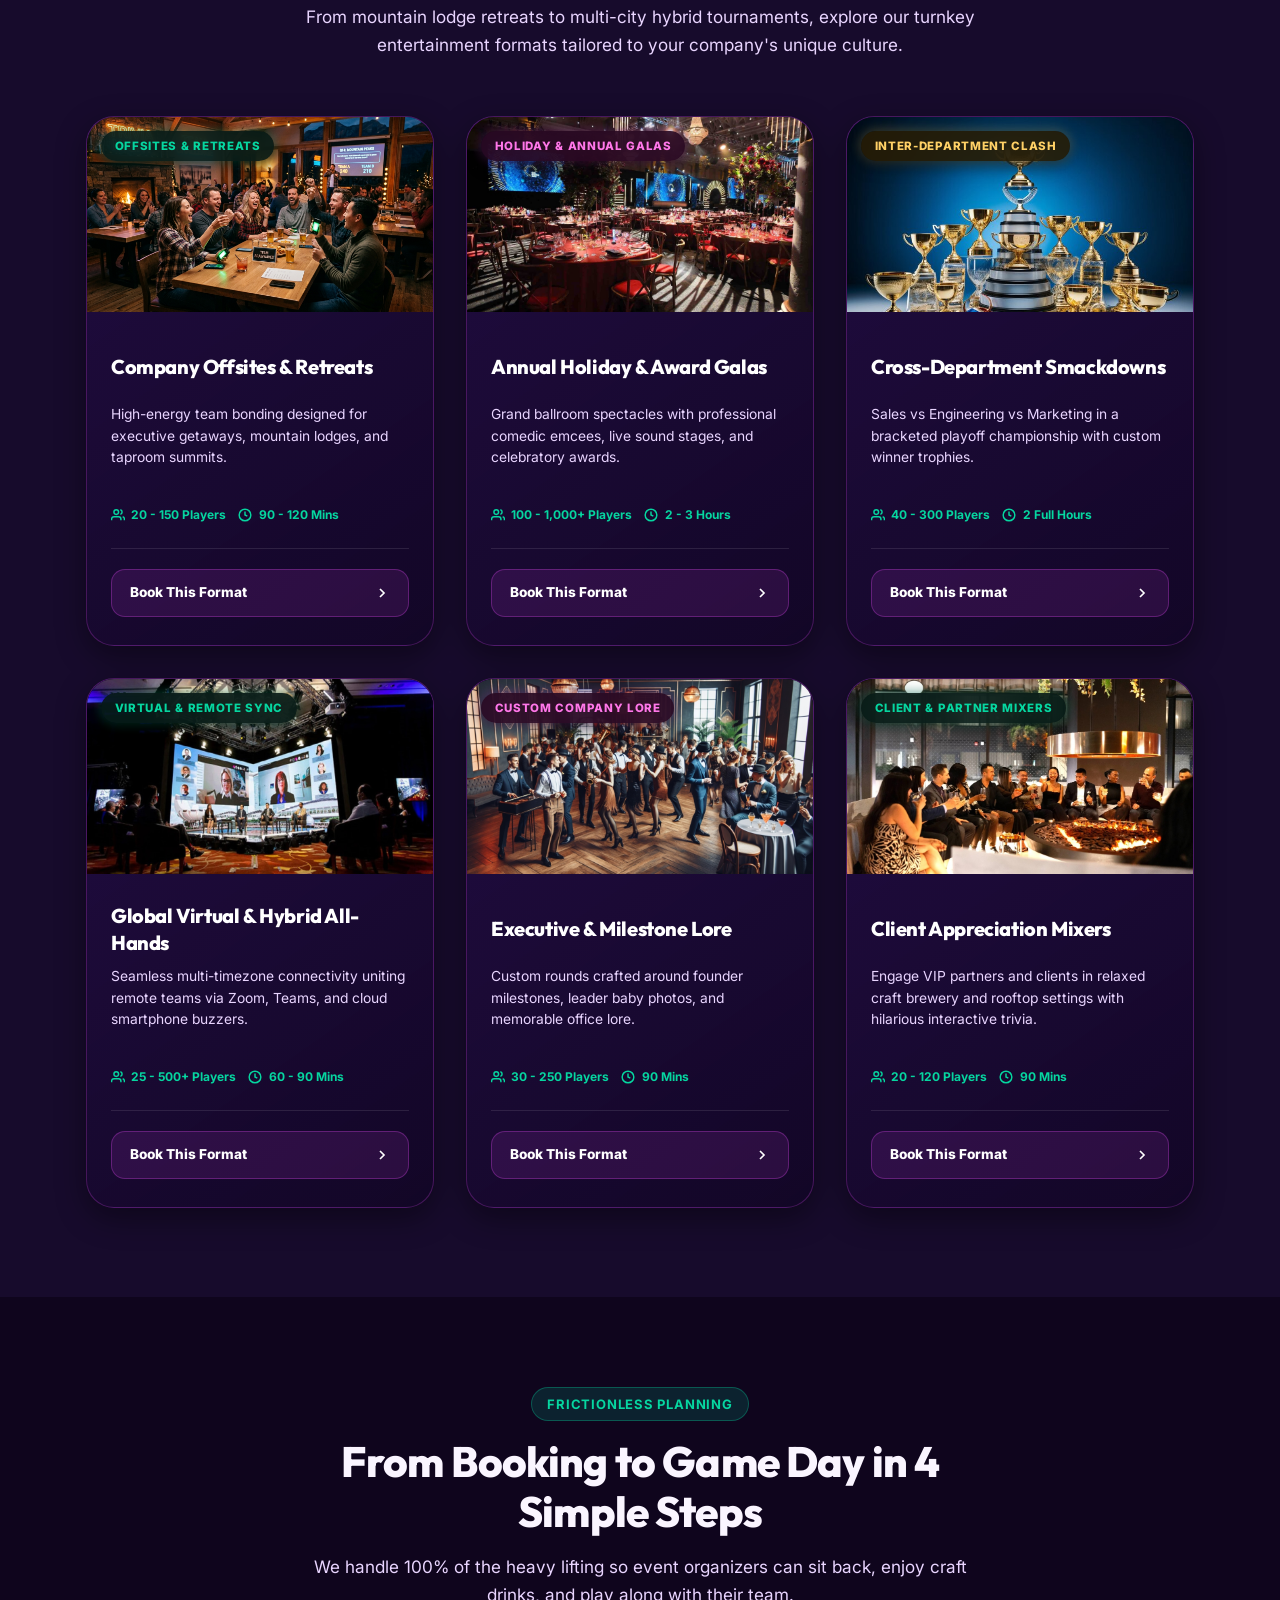
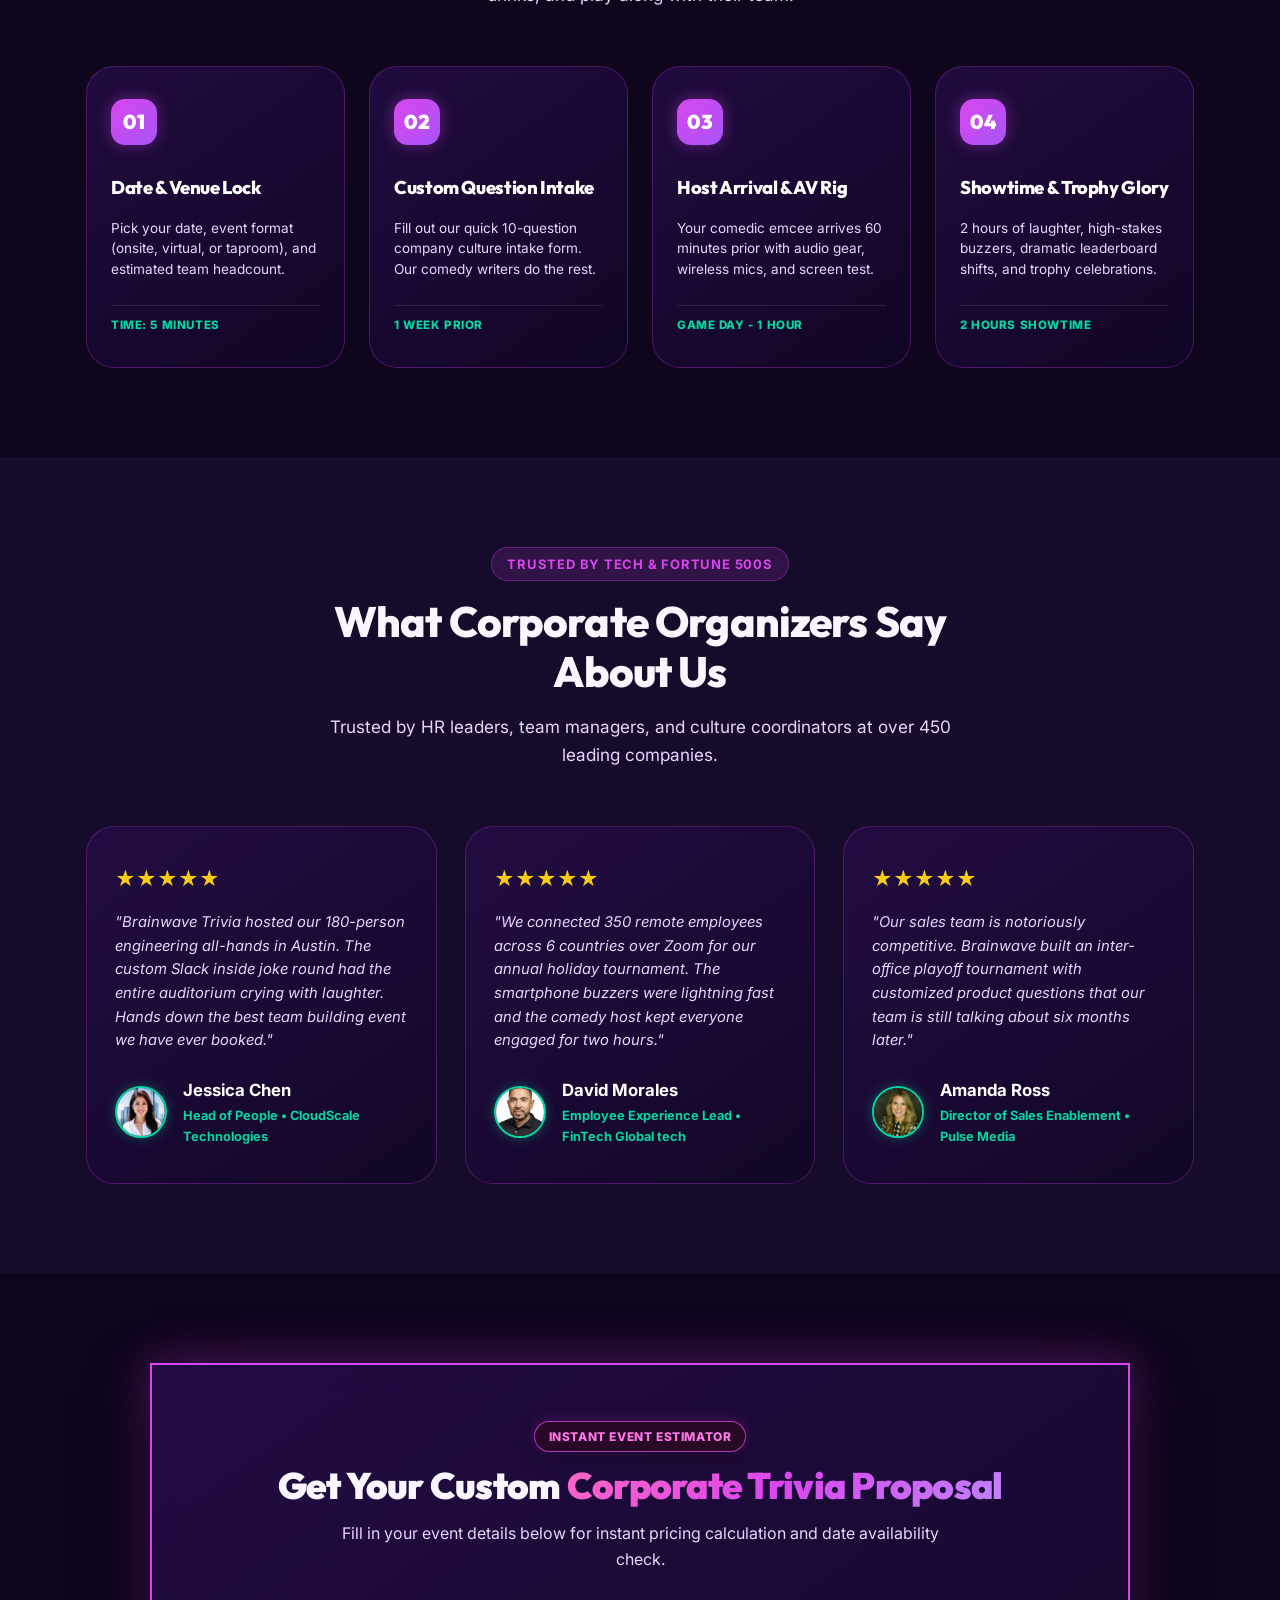
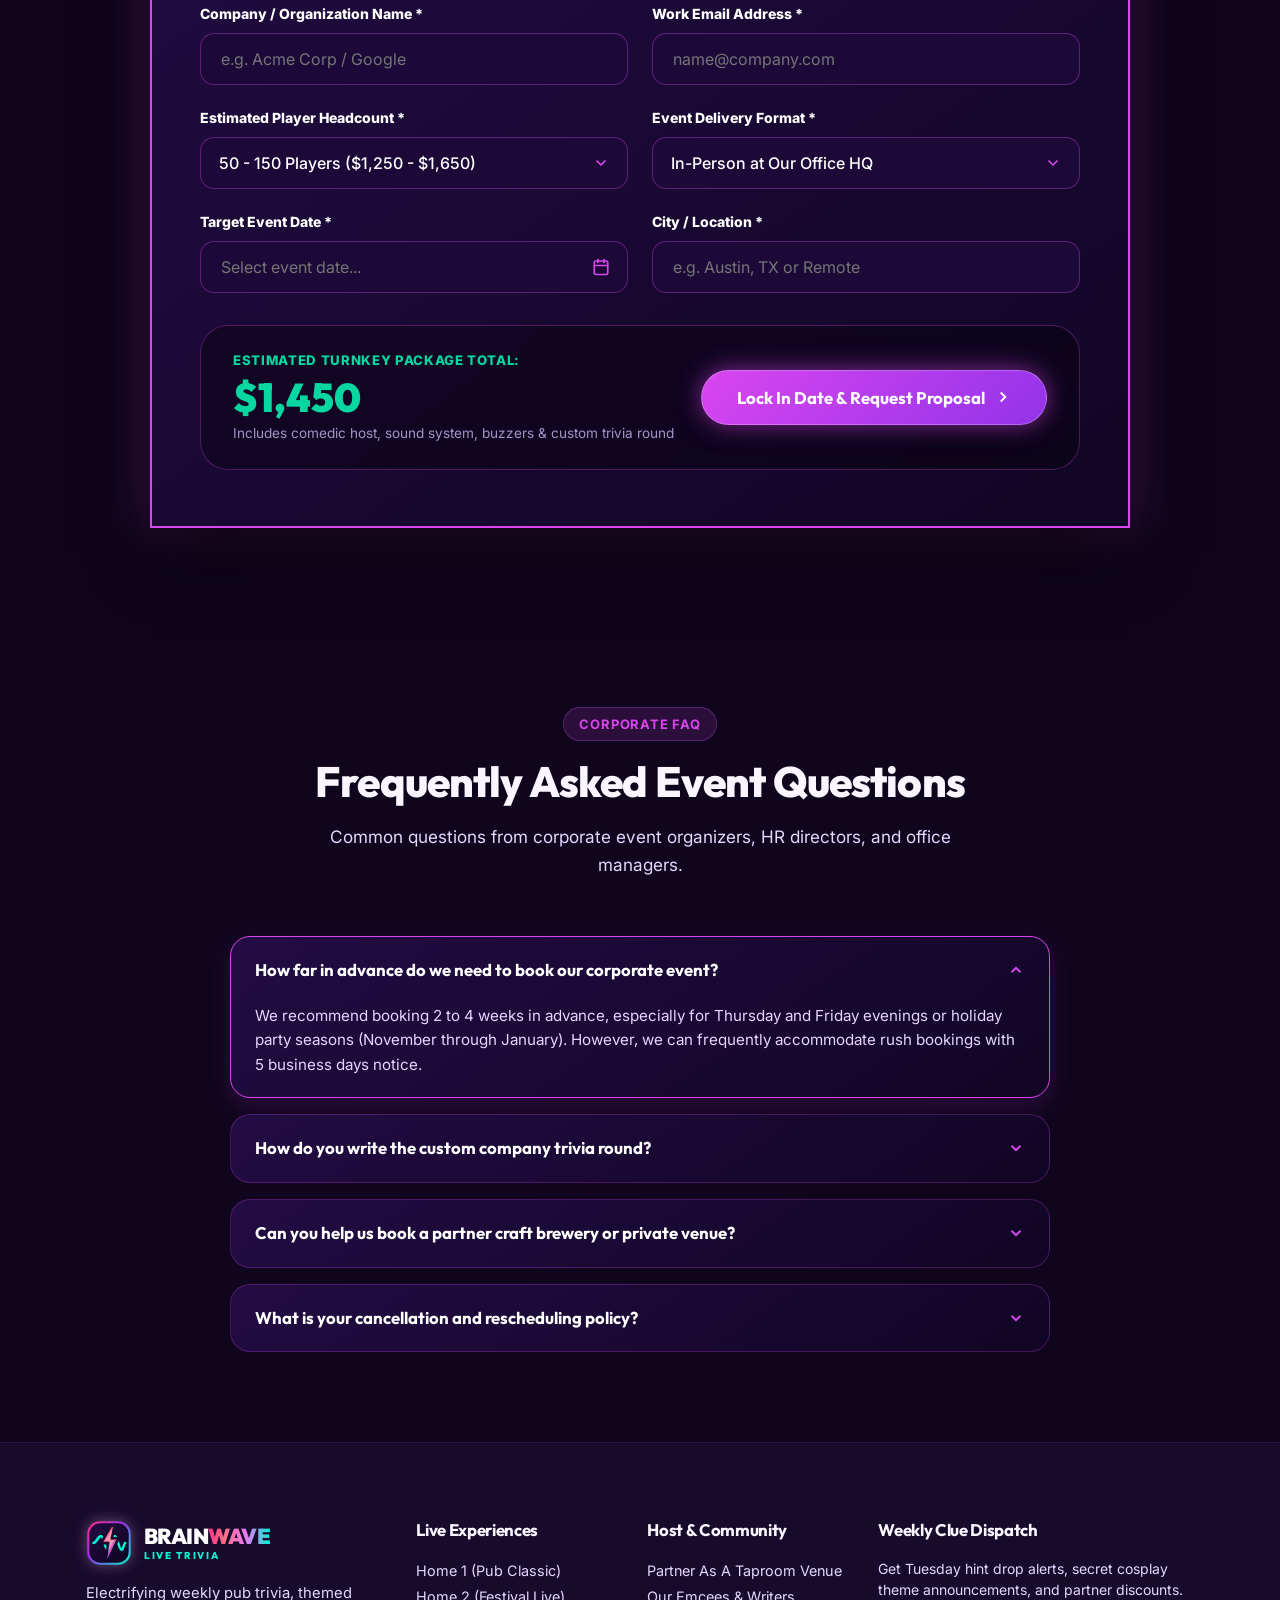
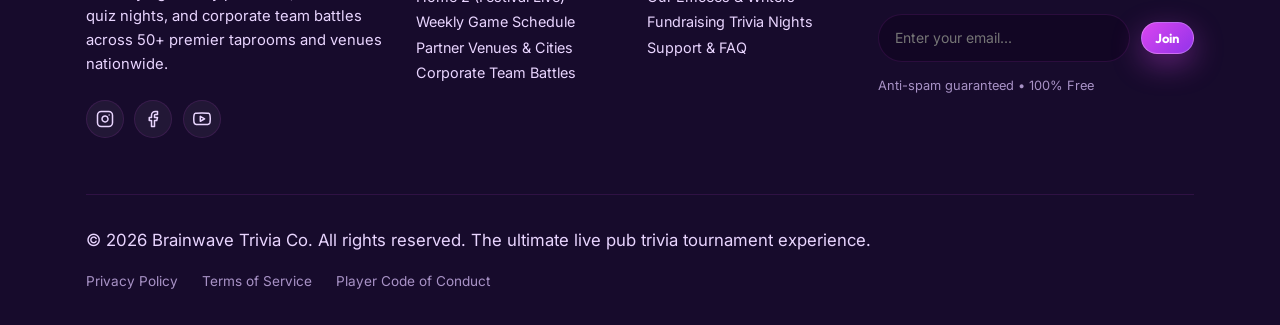
<file: events.html>
<!DOCTYPE html>
<html lang="en" data-theme="dark" dir="ltr">

<head>
  <meta charset="UTF-8">
  <meta name="viewport" content="width=device-width, initial-scale=1.0">
  <title>Corporate Trivia Battles &amp; Private Events — Brainwave Trivia</title>
  <meta name="description"
    content="Elevate company team building, holiday parties, and all-hands celebrations with custom-crafted corporate trivia battles, comedic emcees, and digital buzzers.">

  <!-- Favicon -->
  <link rel="icon" id="siteFavicon" type="image/svg+xml" href="assets/images/icons/favicon.svg">

  <!-- Stylesheets -->
  <link rel="stylesheet" href="assets/css/style.css">
  <link rel="stylesheet" href="assets/css/responsive.css">
</head>

<body>

  <!-- Attractive Site Preloader -->
  <div class="site-preloader" id="sitePreloader" aria-hidden="true">
    <div class="preloader-inner">
      <div class="preloader-logo-ring">
        <div class="preloader-pulse-glow"></div>
        <svg class="preloader-svg" width="54" height="54" viewBox="0 0 40 40" fill="none"
          xmlns="http://www.w3.org/2000/svg">
          <rect x="2" y="2" width="36" height="36" rx="10" fill="url(#bwBgGrad)" stroke="url(#bwBorderGrad)"
            stroke-width="2" />
          <path d="M6.5 20C9 20 10.5 14 13 14C15.5 14 16.5 26 19 26C21.5 26 22.5 14 25 14C27.5 14 28.5 26 31 26C32.5 26 33 20 34 20"
            stroke="#00F5D4" stroke-width="2.2" stroke-linecap="round" stroke-linejoin="round" mask="url(#bwBoltMask)" />
          <polygon points="22.5 6 15 19 20.8 19 18.5 34 26.5 17 21 17 23.5 6" fill="url(#bwBoltGrad)" />
          <polygon points="22 8.5 16.5 18 20.2 18 19 28.5 24 17.5 21.2 17.5 22.8 8.5" fill="#FFFFFF" opacity="0.32" />
        </svg>
      </div>
      <div class="preloader-text-wrap">
        <span class="preloader-brand">BRAIN<span class="preloader-accent">WAVE</span></span>
        <span class="preloader-status">SYNCHRONIZING TRIVIA CIRCUIT...</span>
      </div>
      <div class="preloader-progress-track">
        <div class="preloader-progress-bar"></div>
      </div>
    </div>
  </div>

  <!-- Shared Global SVG Gradients & Negative-Space Mask for Brand Identity -->
  <svg style="position: absolute; width: 0; height: 0; overflow: hidden;" aria-hidden="true">
    <defs>
      <linearGradient id="bwBorderGrad" x1="0%" y1="0%" x2="100%" y2="100%">
        <stop offset="0%" stop-color="#FF2A85" />
        <stop offset="45%" stop-color="#9333EA" />
        <stop offset="100%" stop-color="#00F5D4" />
      </linearGradient>
      <linearGradient id="bwBgGrad" x1="0%" y1="0%" x2="100%" y2="100%">
        <stop offset="0%" stop-color="#240D42" />
        <stop offset="100%" stop-color="#0D031F" />
      </linearGradient>
      <linearGradient id="bwBoltGrad" x1="0%" y1="0%" x2="40%" y2="100%">
        <stop offset="0%" stop-color="#FF2E93" />
        <stop offset="50%" stop-color="#FB7185" />
        <stop offset="100%" stop-color="#A855F7" />
      </linearGradient>
      <!-- Aliases for backward compatibility -->
      <linearGradient id="bwGradPrimary" x1="0%" y1="0%" x2="100%" y2="100%">
        <stop offset="0%" stop-color="#FF2A85" />
        <stop offset="45%" stop-color="#9333EA" />
        <stop offset="100%" stop-color="#00F5D4" />
      </linearGradient>
      <linearGradient id="bwGradBolt" x1="0%" y1="0%" x2="40%" y2="100%">
        <stop offset="0%" stop-color="#FF2E93" />
        <stop offset="50%" stop-color="#FB7185" />
        <stop offset="100%" stop-color="#A855F7" />
      </linearGradient>
      <!-- Negative Space Cutout Mask to eliminate messy wave/bolt overlap -->
      <mask id="bwBoltMask">
        <rect width="40" height="40" fill="#FFFFFF" />
        <polygon points="22.5 6 15 19 20.8 19 18.5 34 26.5 17 21 17 23.5 6" fill="#000000" stroke="#000000" stroke-width="4.5" stroke-linejoin="round" />
      </mask>
    </defs>
  </svg>

  <!-- Header / Navbar (7 Main Pages) -->
  <header class="site-header" id="mainHeader">
    <div class="container">
      <div class="navbar-inner">

        <!-- Redesigned Attractive Brand Logo (Brainwave + Quiz Lightning) -->
        <a href="index.html" class="brand-logo" aria-label="Brainwave Trivia Home">
          <div class="brand-logo-badge">
            <svg class="brand-logo-svg" width="38" height="38" viewBox="0 0 40 40" fill="none"
              xmlns="http://www.w3.org/2000/svg">
              <rect x="2" y="2" width="36" height="36" rx="10" fill="url(#bwBgGrad)" stroke="url(#bwBorderGrad)"
                stroke-width="1.8" />
              <path d="M6.5 20C9 20 10.5 14 13 14C15.5 14 16.5 26 19 26C21.5 26 22.5 14 25 14C27.5 14 28.5 26 31 26C32.5 26 33 20 34 20"
                stroke="#00F5D4" stroke-width="2.2" stroke-linecap="round" stroke-linejoin="round" mask="url(#bwBoltMask)" />
              <polygon points="22.5 6 15 19 20.8 19 18.5 34 26.5 17 21 17 23.5 6" fill="url(#bwBoltGrad)" />
              <polygon points="22 8.5 16.5 18 20.2 18 19 28.5 24 17.5 21.2 17.5 22.8 8.5" fill="#FFFFFF" opacity="0.32" />
            </svg>
          </div>
          <div class="brand-logo-text">
            <span class="brand-title">BRAIN<span class="brand-accent">WAVE</span></span>
            <span class="brand-tagline">LIVE TRIVIA</span>
          </div>
        </a>

        <!-- Desktop Navigation Menu (7 Main Pages) -->
        <nav class="nav-menu" aria-label="Main Navigation">

          <!-- 1. Home Dropdown (Home 1 & Home 2) -->
          <div class="nav-item dropdown">
            <a href="index.html" class="nav-link" aria-haspopup="true" aria-expanded="false">
              <span>Home</span>
              <svg class="dropdown-chevron" width="14" height="14" viewBox="0 0 24 24" fill="none" stroke="currentColor"
                stroke-width="2.5" stroke-linecap="round" stroke-linejoin="round">
                <polyline points="6 9 12 15 18 9"></polyline>
              </svg>
            </a>
            <div class="dropdown-menu">
              <a href="index.html" class="dropdown-link">
                <span>Home 1 (Pub Classic)</span>
                <span class="dropdown-badge">Popular</span>
              </a>
              <a href="home-2.html" class="dropdown-link">
                <span>Home 2 (Festival Live)</span>
                <span class="dropdown-badge">New</span>
              </a>
            </div>
          </div>

          <!-- 2. About -->
          <div class="nav-item">
            <a href="about.html" class="nav-link">About</a>
          </div>

          <!-- 3. Schedule -->
          <div class="nav-item">
            <a href="schedule.html" class="nav-link">Schedule</a>
          </div>

          <!-- 4. Venues & Cities -->
          <div class="nav-item">
            <a href="venues.html" class="nav-link">Venues &amp; Cities</a>
          </div>

          <!-- 5. Corporate & Private Events (ACTIVE) -->
          <div class="nav-item active">
            <a href="events.html" class="nav-link">Corporate &amp; Private</a>
          </div>

          <!-- 6. Host a Trivia Night -->
          <div class="nav-item">
            <a href="host.html" class="nav-link">Host a Trivia Night</a>
          </div>

          <!-- 7. Contact -->
          <div class="nav-item">
            <a href="contact.html" class="nav-link">Contact</a>
          </div>

        </nav>

        <!-- Navbar Actions -->
        <div class="navbar-actions">

          <!-- Theme Toggle -->
          <button type="button" class="theme-toggle-btn" aria-label="Toggle Light/Dark Theme" title="Toggle Theme">
            <svg width="18" height="18" viewBox="0 0 24 24" fill="none" stroke="currentColor" stroke-width="2"
              stroke-linecap="round" stroke-linejoin="round">
              <circle cx="12" cy="12" r="5"></circle>
              <line x1="12" y1="1" x2="12" y2="3"></line>
              <line x1="12" y1="21" x2="12" y2="23"></line>
              <line x1="4.22" y1="4.22" x2="5.64" y2="5.64"></line>
              <line x1="18.36" y1="18.36" x2="19.78" y2="19.78"></line>
              <line x1="1" y1="12" x2="3" y2="12"></line>
              <line x1="21" y1="12" x2="23" y2="12"></line>
              <line x1="4.22" y1="19.78" x2="5.64" y2="18.36"></line>
              <line x1="18.36" y1="5.64" x2="19.78" y2="4.22"></line>
            </svg>
          </button>

          <!-- RTL Toggle -->
          <button type="button" class="rtl-toggle-btn" aria-label="Toggle RTL Direction" title="Toggle RTL/LTR">
            <span style="font-size:0.75rem; font-weight:800;">RTL</span>
          </button>

          <!-- Primary CTA -->
          <a href="schedule.html" class="btn btn-primary btn-sm" id="navPrimaryCta">
            <svg width="15" height="15" viewBox="0 0 24 24" fill="none" stroke="currentColor" stroke-width="2.2" stroke-linecap="round" stroke-linejoin="round">
              <circle cx="11" cy="11" r="7"></circle>
              <line x1="20" y1="20" x2="16" y2="16"></line>
            </svg>
            <span>Find a Game</span>
          </a>

          <!-- Mobile Hamburger Toggle -->
          <button type="button" class="mobile-nav-toggle" aria-label="Open Navigation Menu" aria-expanded="false">
            <svg width="22" height="22" viewBox="0 0 24 24" fill="none" stroke="currentColor" stroke-width="2.5"
              stroke-linecap="round" stroke-linejoin="round">
              <line x1="3" y1="12" x2="21" y2="12"></line>
              <line x1="3" y1="6" x2="21" y2="6"></line>
              <line x1="3" y1="18" x2="21" y2="18"></line>
            </svg>
          </button>

        </div>

      </div>
    </div>
  </header>

  <!-- Mobile Menu Overlay & Drawer -->
  <div class="mobile-menu-overlay" id="mobileOverlay"></div>
  <aside class="mobile-nav-drawer" id="mobileDrawer" aria-label="Mobile Navigation">
    <div class="mobile-drawer-header">
      <a href="index.html" class="brand-logo" aria-label="Brainwave Trivia Home">
        <div class="brand-logo-badge">
          <svg class="brand-logo-svg" width="34" height="34" viewBox="0 0 40 40" fill="none"
            xmlns="http://www.w3.org/2000/svg">
            <rect x="2" y="2" width="36" height="36" rx="10" fill="url(#bwBgGrad)" stroke="url(#bwBorderGrad)"
              stroke-width="1.8" />
            <path d="M6.5 20C9 20 10.5 14 13 14C15.5 14 16.5 26 19 26C21.5 26 22.5 14 25 14C27.5 14 28.5 26 31 26C32.5 26 33 20 34 20"
              stroke="#00F5D4" stroke-width="2.2" stroke-linecap="round" stroke-linejoin="round" mask="url(#bwBoltMask)" />
            <polygon points="22.5 6 15 19 20.8 19 18.5 34 26.5 17 21 17 23.5 6" fill="url(#bwBoltGrad)" />
            <polygon points="22 8.5 16.5 18 20.2 18 19 28.5 24 17.5 21.2 17.5 22.8 8.5" fill="#FFFFFF" opacity="0.32" />
          </svg>
        </div>
        <div class="brand-logo-text">
          <span class="brand-title">BRAIN<span class="brand-accent">WAVE</span></span>
          <span class="brand-tagline">LIVE TRIVIA</span>
        </div>
      </a>
      <button type="button" class="mobile-drawer-close" aria-label="Close Mobile Navigation">
        <svg width="20" height="20" viewBox="0 0 24 24" fill="none" stroke="currentColor" stroke-width="2.5"
          stroke-linecap="round" stroke-linejoin="round">
          <line x1="18" y1="6" x2="6" y2="18"></line>
          <line x1="6" y1="6" x2="18" y2="18"></line>
        </svg>
      </button>
    </div>

    <!-- Mobile Nav Links -->
    <div class="mobile-nav-list">
      <!-- Home Accordion -->
      <div class="mobile-nav-item">
        <button type="button" class="mobile-nav-link mobile-dropdown-btn" aria-expanded="false">
          <span>Home</span>
          <svg class="dropdown-chevron" width="16" height="16" viewBox="0 0 24 24" fill="none" stroke="currentColor"
            stroke-width="2.5" stroke-linecap="round" stroke-linejoin="round">
            <polyline points="6 9 12 15 18 9"></polyline>
          </svg>
        </button>
        <div class="mobile-dropdown-menu">
          <a href="index.html" class="mobile-dropdown-link">
            <span>Home 1 (Pub Classic)</span>
            <span class="dropdown-badge">Popular</span>
          </a>
          <a href="home-2.html" class="mobile-dropdown-link">
            <span>Home 2 (Festival Live)</span>
            <span class="dropdown-badge">New</span>
          </a>
        </div>
      </div>
      <div class="mobile-nav-item">
        <a href="about.html" class="mobile-nav-link">About</a>
      </div>
      <div class="mobile-nav-item">
        <a href="schedule.html" class="mobile-nav-link">Schedule</a>
      </div>
      <div class="mobile-nav-item">
        <a href="venues.html" class="mobile-nav-link">Venues &amp; Cities</a>
      </div>
      <div class="mobile-nav-item">
        <a href="events.html" class="mobile-nav-link active">Corporate &amp; Private</a>
      </div>
      <div class="mobile-nav-item">
        <a href="host.html" class="mobile-nav-link">Host a Trivia Night</a>
      </div>
      <div class="mobile-nav-item">
        <a href="contact.html" class="mobile-nav-link">Contact</a>
      </div>
    </div>

    <div class="mobile-drawer-footer">
      <a href="schedule.html" class="btn btn-primary" style="width:100%; justify-content:center;">
        <svg width="16" height="16" viewBox="0 0 24 24" fill="none" stroke="currentColor" stroke-width="2.2" stroke-linecap="round" stroke-linejoin="round" style="margin-right: 0.5rem;">
          <circle cx="11" cy="11" r="7"></circle>
          <line x1="20" y1="20" x2="16" y2="16"></line>
        </svg>
        <span>Find a Game</span>
      </a>
    </div>
  </aside>

  <!-- Main Content: Corporate & Private Events -->
  <main id="mainContent">

    <!-- =========================================================================
         SECTION 1: HERO CORPORATE & PRIVATE EVENTS PAGE BANNER
         ========================================================================= -->
    <section class="page-hero-banner events-hero-banner" id="eventsHero">
      <div class="hero-ambient-orb hero-orb-1" aria-hidden="true"></div>
      <div class="hero-ambient-orb hero-orb-2" aria-hidden="true"></div>

      <div class="container">
        <div class="page-hero-content reveal-on-scroll">
          <div class="section-tag tag-magenta">
            <span class="pulse-dot"></span>
            <span>Unforgettable Corporate Team Building &bull; 15 to 1,000+ Players</span>
          </div>

          <h1 class="page-hero-title">
            Corporate Trivia Battles That <span class="text-gradient-brand">Turn Coworkers into Champions</span>.
          </h1>

          <p class="page-hero-subtitle">
            Say goodbye to awkward icebreakers. Deliver high-voltage game show excitement with customized company lore,
            touring standup comedians, instant smartphone buzzers, and live big-screen leaderboards.
          </p>

          <div class="hero-actions page-hero-actions">
            <a href="#quoteCalc" class="btn btn-primary btn-lg glow-btn">
              <span>Get Instant Event Quote</span>
              <svg width="18" height="18" viewBox="0 0 24 24" fill="none" stroke="currentColor" stroke-width="2.5">
                <line x1="5" y1="12" x2="19" y2="12"></line>
                <polyline points="12 5 19 12 12 19"></polyline>
              </svg>
            </a>
            <a href="#eventPackages" class="btn btn-outline btn-lg">
              <span>Explore Packages</span>
            </a>
          </div>
        </div>
      </div>
    </section>

    <!-- =========================================================================
         SECTION 2: PROOF METRIC BANNER STRIP
         ========================================================================= -->
    <section class="section-metric-strip" id="eventsProofStrip"
      style="background-color: var(--bg-surface); padding: 2.25rem 0; border-bottom: 1px solid rgba(217, 70, 239, 0.2);">
      <div class="container">
        <div class="events-metric-banner reveal-on-scroll" style="margin-top: 0;">
          <div class="event-metric-item">
            <span class="metric-num text-gradient-brand">450+</span>
            <span class="metric-label">Corporate Events Hosted</span>
          </div>
          <div class="metric-divider"></div>
          <div class="event-metric-item">
            <span class="metric-num text-mint">99.4%</span>
            <span class="metric-label">Client Satisfaction</span>
          </div>
          <div class="metric-divider"></div>
          <div class="event-metric-item">
            <span class="metric-num text-yellow">15 - 1,000+</span>
            <span class="metric-label">Flexible Group Size</span>
          </div>
          <div class="metric-divider"></div>
          <div class="event-metric-item">
            <span class="metric-num text-coral">100%</span>
            <span class="metric-label">Turnkey Host Staging</span>
          </div>
        </div>
      </div>
    </section>

    <!-- =========================================================================
         SECTION 2: EVENT FORMATS INTERACTIVE SWITCHER (ONSITE • VIRTUAL • HYBRID)
         ========================================================================= -->
    <section class="section-py" id="eventFormats" style="background-color: var(--bg-surface);">
      <div class="container">

        <div class="section-header reveal-on-scroll">
          <div class="section-tag tag-cyan">
            <span>Flexible Delivery Models</span>
          </div>
          <h2 class="section-title">Engineered for Any Office, Venue, or Remote Team</h2>
          <p class="section-desc">
            Whether you are taking over your headquarters cafeteria, renting a craft brewery patio, or connecting global
            remote offices over Zoom, we handle all tech, hosting, and scoring.
          </p>
        </div>

        <!-- Interactive Format Switcher Tabs -->
        <div class="format-tabs-strip reveal-on-scroll">
          <button type="button" class="format-tab-btn active" data-format-target="onsite">
            <svg width="20" height="20" viewBox="0 0 24 24" fill="none" stroke="currentColor" stroke-width="2.2">
              <path d="M3 9l9-7 9 7v11a2 2 0 0 1-2 2H5a2 2 0 0 1-2-2z"></path>
              <polyline points="9 22 9 12 15 12 15 22"></polyline>
            </svg>
            <span>In-Person Onsite Battles</span>
          </button>
          <button type="button" class="format-tab-btn" data-format-target="virtual">
            <svg width="20" height="20" viewBox="0 0 24 24" fill="none" stroke="currentColor" stroke-width="2.2">
              <rect x="2" y="3" width="20" height="14" rx="2" ry="2"></rect>
              <line x1="8" y1="21" x2="16" y2="21"></line>
              <line x1="12" y1="17" x2="12" y2="21"></line>
            </svg>
            <span>Remote &amp; Virtual Tournaments</span>
          </button>
          <button type="button" class="format-tab-btn" data-format-target="league">
            <svg width="20" height="20" viewBox="0 0 24 24" fill="none" stroke="currentColor" stroke-width="2.2">
              <circle cx="12" cy="8" r="7"></circle>
              <polyline points="8.21 13.89 7 23 12 20 17 23 15.79 13.88"></polyline>
            </svg>
            <span>Multi-Office League Series</span>
          </button>
        </div>

        <!-- Format Dynamic Showcase Card -->
        <div class="format-showcase-display reveal-on-scroll" id="formatDisplayArea">
          <div class="format-showcase-grid">
            <div class="format-showcase-media">
              <img id="formatImg" src="assets/images/events/event-large-auditorium-showdown.webp"
                alt="In-person corporate trivia event showdown" width="600" height="380" loading="lazy">
              <span class="format-live-chip" id="formatChip">★ MOST POPULAR FOR OFFSITES</span>
            </div>
            <div class="format-showcase-info">
              <span class="category-pill pill-magenta" id="formatCategory">HEADQUARTERS &amp; TAPROOM OFFSITES</span>
              <h3 class="format-showcase-title" id="formatTitle">In-Person Onsite Office &amp; Taproom Showdowns</h3>
              <p class="format-showcase-desc" id="formatDesc">
                Our master comedian emcee arrives with a full sound kit, wireless microphones, and digital buzzers. We
                turn your company all-hands, holiday party, or team dinner into an electric TV-style game show.
              </p>

              <ul class="format-features-checklist" id="formatList">
                <li><svg width="16" height="16" viewBox="0 0 24 24" fill="none" stroke="#06D6A0" stroke-width="2.5">
                    <polyline points="20 6 9 17 4 12"></polyline>
                  </svg> Studio-grade PA sound system &amp; wireless mics included</li>
                <li><svg width="16" height="16" viewBox="0 0 24 24" fill="none" stroke="#06D6A0" stroke-width="2.5">
                    <polyline points="20 6 9 17 4 12"></polyline>
                  </svg> Smartphone buzzers with real-time leaderboard projection</li>
                <li><svg width="16" height="16" viewBox="0 0 24 24" fill="none" stroke="#06D6A0" stroke-width="2.5">
                    <polyline points="20 6 9 17 4 12"></polyline>
                  </svg> Dedicated custom company trivia round crafted by our comedy writers</li>
                <li><svg width="16" height="16" viewBox="0 0 24 24" fill="none" stroke="#06D6A0" stroke-width="2.5">
                    <polyline points="20 6 9 17 4 12"></polyline>
                  </svg> Engraved custom championship team trophy &amp; winner medals</li>
              </ul>

              <div style="margin-top:1.5rem;">
                <a href="#quoteCalc" class="btn btn-primary btn-md glow-btn">Request Onsite Availability</a>
              </div>
            </div>
          </div>
        </div>

      </div>
    </section>

    <!-- =========================================================================
         SECTION 3: 3-TIER CORPORATE PACKAGES & PRICING MATRIX
         ========================================================================= -->
    <section class="section-py" id="eventPackages">
      <div class="container">

        <div class="section-header reveal-on-scroll">
          <div class="section-tag tag-magenta">
            <span>Transparent Pricing</span>
          </div>
          <h2 class="section-title">Turnkey Corporate Entertainment Packages</h2>
          <p class="section-desc">
            All-inclusive packages with zero hidden fees. Includes professional comedy emcee, question customization,
            audio equipment, smartphone buzzers, and prizes.
          </p>
        </div>

        <div class="events-package-matrix">

          <!-- Tier 1: Team Spirit -->
          <div class="event-pack-card reveal-on-scroll">
            <div class="pack-badge">TEAM BUILDING</div>
            <h3 class="pack-title">Team Spirit</h3>
            <p class="pack-audience">Ideal for small departments &amp; casual happy hours (15 - 50 Players)</p>
            <div class="pack-price">$750 <small>/ Event</small></div>

            <ul class="pack-perks-list">
              <li><svg width="16" height="16" viewBox="0 0 24 24" fill="none" stroke="#06D6A0" stroke-width="2.5">
                  <polyline points="20 6 9 17 4 12"></polyline>
                </svg> 90 Minutes High-Energy Live Show</li>
              <li><svg width="16" height="16" viewBox="0 0 24 24" fill="none" stroke="#06D6A0" stroke-width="2.5">
                  <polyline points="20 6 9 17 4 12"></polyline>
                </svg> Professional Comedic Host &amp; AV Rig</li>
              <li><svg width="16" height="16" viewBox="0 0 24 24" fill="none" stroke="#06D6A0" stroke-width="2.5">
                  <polyline points="20 6 9 17 4 12"></polyline>
                </svg> 4 Themed Rounds (Pop Culture &amp; Speed)</li>
              <li><svg width="16" height="16" viewBox="0 0 24 24" fill="none" stroke="#06D6A0" stroke-width="2.5">
                  <polyline points="20 6 9 17 4 12"></polyline>
                </svg> Cloud Smartphone Buzzers (No Apps)</li>
              <li><svg width="16" height="16" viewBox="0 0 24 24" fill="none" stroke="#06D6A0" stroke-width="2.5">
                  <polyline points="20 6 9 17 4 12"></polyline>
                </svg> Digital Winner Certificates &amp; Medals</li>
            </ul>

            <a href="#quoteCalc" class="btn btn-outline btn-md" style="width:100%; justify-content:center;">Select Team
              Spirit</a>
          </div>

          <!-- Tier 2: Championship Showcase -->
          <div class="event-pack-card featured-pack reveal-on-scroll">
            <div class="pack-featured-ribbon">MOST POPULAR</div>
            <div class="pack-badge">ALL-HANDS &amp; HOLIDAYS</div>
            <h3 class="pack-title">Championship Showcase</h3>
            <p class="pack-audience">Best for company-wide parties, retreats &amp; all-hands (50 - 200 Players)</p>
            <div class="pack-price">$1,450 <small>/ Event</small></div>

            <ul class="pack-perks-list">
              <li><svg width="16" height="16" viewBox="0 0 24 24" fill="none" stroke="#06D6A0" stroke-width="2.5">
                  <polyline points="20 6 9 17 4 12"></polyline>
                </svg> 2 Full Hours Live Game Show Experience</li>
              <li><svg width="16" height="16" viewBox="0 0 24 24" fill="none" stroke="#06D6A0" stroke-width="2.5">
                  <polyline points="20 6 9 17 4 12"></polyline>
                </svg> Custom Company Trivia Round &amp; Lore</li>
              <li><svg width="16" height="16" viewBox="0 0 24 24" fill="none" stroke="#06D6A0" stroke-width="2.5">
                  <polyline points="20 6 9 17 4 12"></polyline>
                </svg> Pro Audio Bose Rig + Multi-Screen Casting</li>
              <li><svg width="16" height="16" viewBox="0 0 24 24" fill="none" stroke="#06D6A0" stroke-width="2.5">
                  <polyline points="20 6 9 17 4 12"></polyline>
                </svg> Engraved Championship Trophy &amp; Medals</li>
              <li><svg width="16" height="16" viewBox="0 0 24 24" fill="none" stroke="#06D6A0" stroke-width="2.5">
                  <polyline points="20 6 9 17 4 12"></polyline>
                </svg> Dedicated Event Producer &amp; Tech Lead</li>
            </ul>

            <a href="#quoteCalc" class="btn btn-primary btn-md glow-btn"
              style="width:100%; justify-content:center;">Book Championship</a>
          </div>

          <!-- Tier 3: Enterprise Arena -->
          <div class="event-pack-card reveal-on-scroll">
            <div class="pack-badge">ENTERPRISE CONFERENCES</div>
            <h3 class="pack-title">Enterprise Arena</h3>
            <p class="pack-audience">Massive multi-city galas, summits &amp; annual conventions (200 - 1,000+ Players)
            </p>
            <div class="pack-price">Custom <small>Tier</small></div>

            <ul class="pack-perks-list">
              <li><svg width="16" height="16" viewBox="0 0 24 24" fill="none" stroke="#06D6A0" stroke-width="2.5">
                  <polyline points="20 6 9 17 4 12"></polyline>
                </svg> Dual Celebrity Emcees + Live Audio DJ</li>
              <li><svg width="16" height="16" viewBox="0 0 24 24" fill="none" stroke="#06D6A0" stroke-width="2.5">
                  <polyline points="20 6 9 17 4 12"></polyline>
                </svg> Multi-Camera Stream &amp; Global Zoom Sync</li>
              <li><svg width="16" height="16" viewBox="0 0 24 24" fill="none" stroke="#06D6A0" stroke-width="2.5">
                  <polyline points="20 6 9 17 4 12"></polyline>
                </svg> Custom Branded Clue Walls &amp; Video Intro</li>
              <li><svg width="16" height="16" viewBox="0 0 24 24" fill="none" stroke="#06D6A0" stroke-width="2.5">
                  <polyline points="20 6 9 17 4 12"></polyline>
                </svg> Multi-Department Tournament Brackets</li>
              <li><svg width="16" height="16" viewBox="0 0 24 24" fill="none" stroke="#06D6A0" stroke-width="2.5">
                  <polyline points="20 6 9 17 4 12"></polyline>
                </svg> Dedicated Onsite AV Production Crew</li>
            </ul>

            <a href="#quoteCalc" class="btn btn-outline btn-md" style="width:100%; justify-content:center;">Inquire
              Enterprise</a>
          </div>

        </div>

      </div>
    </section>

    <!-- =========================================================================
         SECTION 4: FEATURED CORPORATE EVENT EXPERIENCES (2 ROWS x 3 CARDS)
         ========================================================================= -->
    <section class="section-py" id="corporateExperiences" style="background-color: var(--bg-surface);">
      <div class="container">

        <div class="section-header reveal-on-scroll">
          <div class="section-tag tag-yellow">
            <span>Signature Experiences</span>
          </div>
          <h2 class="section-title">Corporate Trivia Events Crafted for Every Occasion</h2>
          <p class="section-desc">
            From mountain lodge retreats to multi-city hybrid tournaments, explore our turnkey entertainment formats
            tailored to your company's unique culture.
          </p>
        </div>

        <!-- 6 Event Cards (2 Rows of 3 Cards) Grid -->
        <div class="corporate-events-grid reveal-on-scroll">

          <!-- Card 1: Team Offsites & Retreats -->
          <div class="corp-event-card">
            <div class="corp-event-media">
              <img src="assets/images/events/event-team-retreat.jpg" alt="Company Offsites & Retreats" width="600"
                height="340" loading="lazy">
              <span class="corp-event-pill pill-cyan">OFFSITES &amp; RETREATS</span>
            </div>
            <div class="corp-event-body">
              <h3 class="corp-event-title">Company Offsites &amp; Retreats</h3>
              <p class="corp-event-desc">High-energy team bonding designed for executive getaways, mountain lodges, and
                taproom summits.</p>
              <div class="corp-event-specs">
                <span class="spec-tag"><svg width="14" height="14" viewBox="0 0 24 24" fill="none" stroke="currentColor"
                    stroke-width="2.5">
                    <path d="M17 21v-2a4 4 0 0 0-4-4H5a4 4 0 0 0-4 4v2"></path>
                    <circle cx="9" cy="7" r="4"></circle>
                    <path d="M23 21v-2a4 4 0 0 0-3-3.87"></path>
                    <path d="M16 3.13a4 4 0 0 1 0 7.75"></path>
                  </svg> 20 - 150 Players</span>
                <span class="spec-tag"><svg width="14" height="14" viewBox="0 0 24 24" fill="none" stroke="currentColor"
                    stroke-width="2.5">
                    <circle cx="12" cy="12" r="10"></circle>
                    <polyline points="12 6 12 12 16 14"></polyline>
                  </svg> 90 - 120 Mins</span>
              </div>
              <a href="#quoteCalc" class="corp-event-link">
                <span>Book This Format</span>
                <svg width="16" height="16" viewBox="0 0 24 24" fill="none" stroke="currentColor" stroke-width="2.5">
                  <polyline points="9 18 15 12 9 6"></polyline>
                </svg>
              </a>
            </div>
          </div>

          <!-- Card 2: Annual Holiday & Award Galas -->
          <div class="corp-event-card">
            <div class="corp-event-media">
              <img src="assets/images/events/event-holiday-gala.jpg" alt="Annual Holiday &amp; Award Galas" width="600"
                height="340" loading="lazy">
              <span class="corp-event-pill pill-magenta">HOLIDAY &amp; ANNUAL GALAS</span>
            </div>
            <div class="corp-event-body">
              <h3 class="corp-event-title">Annual Holiday &amp; Award Galas</h3>
              <p class="corp-event-desc">Grand ballroom spectacles with professional comedic emcees, live sound stages,
                and celebratory awards.</p>
              <div class="corp-event-specs">
                <span class="spec-tag"><svg width="14" height="14" viewBox="0 0 24 24" fill="none" stroke="currentColor"
                    stroke-width="2.5">
                    <path d="M17 21v-2a4 4 0 0 0-4-4H5a4 4 0 0 0-4 4v2"></path>
                    <circle cx="9" cy="7" r="4"></circle>
                    <path d="M23 21v-2a4 4 0 0 0-3-3.87"></path>
                    <path d="M16 3.13a4 4 0 0 1 0 7.75"></path>
                  </svg> 100 - 1,000+ Players</span>
                <span class="spec-tag"><svg width="14" height="14" viewBox="0 0 24 24" fill="none" stroke="currentColor"
                    stroke-width="2.5">
                    <circle cx="12" cy="12" r="10"></circle>
                    <polyline points="12 6 12 12 16 14"></polyline>
                  </svg> 2 - 3 Hours</span>
              </div>
              <a href="#quoteCalc" class="corp-event-link">
                <span>Book This Format</span>
                <svg width="16" height="16" viewBox="0 0 24 24" fill="none" stroke="currentColor" stroke-width="2.5">
                  <polyline points="9 18 15 12 9 6"></polyline>
                </svg>
              </a>
            </div>
          </div>

          <!-- Card 3: Department Smackdowns & Tournaments -->
          <div class="corp-event-card">
            <div class="corp-event-media">
              <img src="assets/images/events/event-dept-smackdown.png" alt="Cross-Department Smackdown" width="600"
                height="340" loading="lazy">
              <span class="corp-event-pill pill-yellow">INTER-DEPARTMENT CLASH</span>
            </div>
            <div class="corp-event-body">
              <h3 class="corp-event-title">Cross-Department Smackdowns</h3>
              <p class="corp-event-desc">Sales vs Engineering vs Marketing in a bracketed playoff championship with
                custom winner trophies.</p>
              <div class="corp-event-specs">
                <span class="spec-tag"><svg width="14" height="14" viewBox="0 0 24 24" fill="none" stroke="currentColor"
                    stroke-width="2.5">
                    <path d="M17 21v-2a4 4 0 0 0-4-4H5a4 4 0 0 0-4 4v2"></path>
                    <circle cx="9" cy="7" r="4"></circle>
                    <path d="M23 21v-2a4 4 0 0 0-3-3.87"></path>
                    <path d="M16 3.13a4 4 0 0 1 0 7.75"></path>
                  </svg> 40 - 300 Players</span>
                <span class="spec-tag"><svg width="14" height="14" viewBox="0 0 24 24" fill="none" stroke="currentColor"
                    stroke-width="2.5">
                    <circle cx="12" cy="12" r="10"></circle>
                    <polyline points="12 6 12 12 16 14"></polyline>
                  </svg> 2 Full Hours</span>
              </div>
              <a href="#quoteCalc" class="corp-event-link">
                <span>Book This Format</span>
                <svg width="16" height="16" viewBox="0 0 24 24" fill="none" stroke="currentColor" stroke-width="2.5">
                  <polyline points="9 18 15 12 9 6"></polyline>
                </svg>
              </a>
            </div>
          </div>

          <!-- Card 4: Global Virtual & Hybrid All-Hands -->
          <div class="corp-event-card">
            <div class="corp-event-media">
              <img src="assets/images/events/event-hybrid-stage.jpg" alt="Global Virtual &amp; Hybrid All-Hands"
                width="600" height="340" loading="lazy">
              <span class="corp-event-pill pill-cyan">VIRTUAL &amp; REMOTE SYNC</span>
            </div>
            <div class="corp-event-body">
              <h3 class="corp-event-title">Global Virtual &amp; Hybrid All-Hands</h3>
              <p class="corp-event-desc">Seamless multi-timezone connectivity uniting remote teams via Zoom, Teams, and
                cloud smartphone buzzers.</p>
              <div class="corp-event-specs">
                <span class="spec-tag"><svg width="14" height="14" viewBox="0 0 24 24" fill="none" stroke="currentColor"
                    stroke-width="2.5">
                    <path d="M17 21v-2a4 4 0 0 0-4-4H5a4 4 0 0 0-4 4v2"></path>
                    <circle cx="9" cy="7" r="4"></circle>
                    <path d="M23 21v-2a4 4 0 0 0-3-3.87"></path>
                    <path d="M16 3.13a4 4 0 0 1 0 7.75"></path>
                  </svg> 25 - 500+ Players</span>
                <span class="spec-tag"><svg width="14" height="14" viewBox="0 0 24 24" fill="none" stroke="currentColor"
                    stroke-width="2.5">
                    <circle cx="12" cy="12" r="10"></circle>
                    <polyline points="12 6 12 12 16 14"></polyline>
                  </svg> 60 - 90 Mins</span>
              </div>
              <a href="#quoteCalc" class="corp-event-link">
                <span>Book This Format</span>
                <svg width="16" height="16" viewBox="0 0 24 24" fill="none" stroke="currentColor" stroke-width="2.5">
                  <polyline points="9 18 15 12 9 6"></polyline>
                </svg>
              </a>
            </div>
          </div>

          <!-- Card 5: Executive Lore & Milestone Celebrations -->
          <div class="corp-event-card">
            <div class="corp-event-media">
              <img src="assets/images/events/event-executive-lore.jpg" alt="Executive &amp; Milestone Lore" width="600"
                height="340" loading="lazy">
              <span class="corp-event-pill pill-magenta">CUSTOM COMPANY LORE</span>
            </div>
            <div class="corp-event-body">
              <h3 class="corp-event-title">Executive &amp; Milestone Lore</h3>
              <p class="corp-event-desc">Custom rounds crafted around founder milestones, leader baby photos, and
                memorable office lore.</p>
              <div class="corp-event-specs">
                <span class="spec-tag"><svg width="14" height="14" viewBox="0 0 24 24" fill="none" stroke="currentColor"
                    stroke-width="2.5">
                    <path d="M17 21v-2a4 4 0 0 0-4-4H5a4 4 0 0 0-4 4v2"></path>
                    <circle cx="9" cy="7" r="4"></circle>
                    <path d="M23 21v-2a4 4 0 0 0-3-3.87"></path>
                    <path d="M16 3.13a4 4 0 0 1 0 7.75"></path>
                  </svg> 30 - 250 Players</span>
                <span class="spec-tag"><svg width="14" height="14" viewBox="0 0 24 24" fill="none" stroke="currentColor"
                    stroke-width="2.5">
                    <circle cx="12" cy="12" r="10"></circle>
                    <polyline points="12 6 12 12 16 14"></polyline>
                  </svg> 90 Mins</span>
              </div>
              <a href="#quoteCalc" class="corp-event-link">
                <span>Book This Format</span>
                <svg width="16" height="16" viewBox="0 0 24 24" fill="none" stroke="currentColor" stroke-width="2.5">
                  <polyline points="9 18 15 12 9 6"></polyline>
                </svg>
              </a>
            </div>
          </div>

          <!-- Card 6: Client Appreciation & Taproom Mixers -->
          <div class="corp-event-card">
            <div class="corp-event-media">
              <img src="assets/images/events/event-client-mixer.jpg" alt="Client Appreciation &amp; Taproom Mixers"
                width="600" height="340" loading="lazy">
              <span class="corp-event-pill pill-mint">CLIENT &amp; PARTNER MIXERS</span>
            </div>
            <div class="corp-event-body">
              <h3 class="corp-event-title">Client Appreciation Mixers</h3>
              <p class="corp-event-desc">Engage VIP partners and clients in relaxed craft brewery and rooftop settings
                with hilarious interactive trivia.</p>
              <div class="corp-event-specs">
                <span class="spec-tag"><svg width="14" height="14" viewBox="0 0 24 24" fill="none" stroke="currentColor"
                    stroke-width="2.5">
                    <path d="M17 21v-2a4 4 0 0 0-4-4H5a4 4 0 0 0-4 4v2"></path>
                    <circle cx="9" cy="7" r="4"></circle>
                    <path d="M23 21v-2a4 4 0 0 0-3-3.87"></path>
                    <path d="M16 3.13a4 4 0 0 1 0 7.75"></path>
                  </svg> 20 - 120 Players</span>
                <span class="spec-tag"><svg width="14" height="14" viewBox="0 0 24 24" fill="none" stroke="currentColor"
                    stroke-width="2.5">
                    <circle cx="12" cy="12" r="10"></circle>
                    <polyline points="12 6 12 12 16 14"></polyline>
                  </svg> 90 Mins</span>
              </div>
              <a href="#quoteCalc" class="corp-event-link">
                <span>Book This Format</span>
                <svg width="16" height="16" viewBox="0 0 24 24" fill="none" stroke="currentColor" stroke-width="2.5">
                  <polyline points="9 18 15 12 9 6"></polyline>
                </svg>
              </a>
            </div>
          </div>

        </div>

      </div>
    </section>

    <!-- =========================================================================
         SECTION 5: 4-STEP EVENT PLANNING TIMELINE
         ========================================================================= -->
    <section class="section-py" id="eventTimeline">
      <div class="container">

        <div class="section-header reveal-on-scroll">
          <div class="section-tag tag-mint">
            <span>Frictionless Planning</span>
          </div>
          <h2 class="section-title">From Booking to Game Day in 4 Simple Steps</h2>
          <p class="section-desc">
            We handle 100% of the heavy lifting so event organizers can sit back, enjoy craft drinks, and play along
            with their team.
          </p>
        </div>

        <!-- 4-Step Process Grid -->
        <div class="process-steps-grid reveal-on-scroll">

          <div class="process-step-card">
            <div class="step-num-badge">01</div>
            <h4 class="step-title">Date &amp; Venue Lock</h4>
            <p class="step-desc">Pick your date, event format (onsite, virtual, or taproom), and estimated team
              headcount.</p>
            <span class="step-time-tag">Time: 5 Minutes</span>
          </div>

          <div class="process-step-card">
            <div class="step-num-badge">02</div>
            <h4 class="step-title">Custom Question Intake</h4>
            <p class="step-desc">Fill out our quick 10-question company culture intake form. Our comedy writers do the
              rest.</p>
            <span class="step-time-tag">1 Week Prior</span>
          </div>

          <div class="process-step-card">
            <div class="step-num-badge">03</div>
            <h4 class="step-title">Host Arrival &amp; AV Rig</h4>
            <p class="step-desc">Your comedic emcee arrives 60 minutes prior with audio gear, wireless mics, and screen
              test.</p>
            <span class="step-time-tag">Game Day - 1 Hour</span>
          </div>

          <div class="process-step-card">
            <div class="step-num-badge">04</div>
            <h4 class="step-title">Showtime &amp; Trophy Glory</h4>
            <p class="step-desc">2 hours of laughter, high-stakes buzzers, dramatic leaderboard shifts, and trophy
              celebrations.</p>
            <span class="step-time-tag">2 Hours Showtime</span>
          </div>

        </div>

      </div>
    </section>

    <!-- =========================================================================
         SECTION 6: CLIENT TESTIMONIALS & CASE STUDIES
         ========================================================================= -->
    <section class="section-py" id="clientReviews" style="background-color: var(--bg-surface);">
      <div class="container">

        <div class="section-header reveal-on-scroll">
          <div class="section-tag tag-coral">
            <span>Trusted By Tech &amp; Fortune 500s</span>
          </div>
          <h2 class="section-title">What Corporate Organizers Say About Us</h2>
          <p class="section-desc">
            Trusted by HR leaders, team managers, and culture coordinators at over 450 leading companies.
          </p>
        </div>

        <div class="client-testimonials-grid reveal-on-scroll">

          <!-- Testimonial 1 -->
          <div class="client-testi-card">
            <div class="client-rating">★★★★★</div>
            <blockquote class="client-quote">
              "Brainwave Trivia hosted our 180-person engineering all-hands in Austin. The custom Slack inside joke
              round had the entire auditorium crying with laughter. Hands down the best team building event we have ever
              booked."
            </blockquote>
            <div class="client-author-row">
              <div class="client-avatar-wrap">
                <img src="assets/images/events/testi-jessica-chen.png" alt="Jessica Chen - Head of People"
                  class="client-avatar-img" loading="lazy">
              </div>
              <div class="client-author-info">
                <strong>Jessica Chen</strong>
                <span>Head of People &bull; CloudScale Technologies</span>
              </div>
            </div>
          </div>

          <!-- Testimonial 2 -->
          <div class="client-testi-card">
            <div class="client-rating">★★★★★</div>
            <blockquote class="client-quote">
              "We connected 350 remote employees across 6 countries over Zoom for our annual holiday tournament. The
              smartphone buzzers were lightning fast and the comedy host kept everyone engaged for two hours."
            </blockquote>
            <div class="client-author-row">
              <div class="client-avatar-wrap">
                <img src="assets/images/events/testi-david-morales.png" alt="David Morales - Employee Experience Lead"
                  class="client-avatar-img" loading="lazy">
              </div>
              <div class="client-author-info">
                <strong>David Morales</strong>
                <span>Employee Experience Lead &bull; FinTech Global tech </span>
              </div>
            </div>
          </div>

          <!-- Testimonial 3 -->
          <div class="client-testi-card">
            <div class="client-rating">★★★★★</div>
            <blockquote class="client-quote">
              "Our sales team is notoriously competitive. Brainwave built an inter-office playoff tournament with
              customized product questions that our team is still talking about six months later."
            </blockquote>
            <div class="client-author-row">
              <div class="client-avatar-wrap">
                <img src="assets/images/events/testi-amanda-ross.png" alt="Amanda Ross - Director of Sales Enablement"
                  class="client-avatar-img" loading="lazy">
              </div>
              <div class="client-author-info">
                <strong>Amanda Ross</strong>
                <span>Director of Sales Enablement &bull; Pulse Media</span>
              </div>
            </div>
          </div>

        </div>

      </div>
    </section>

    <!-- =========================================================================
         SECTION 7: INTERACTIVE INSTANT EVENT QUOTE CALCULATOR & BOOKING FORM
         ========================================================================= -->
    <section class="section-py" id="quoteCalc">
      <div class="container">

        <div class="quote-master-card reveal-on-scroll">

          <div class="quote-card-header">
            <span class="category-pill pill-magenta" style="margin-bottom:0.75rem;">INSTANT EVENT ESTIMATOR</span>
            <h2 style="font-size:2.3rem; font-weight:900; margin-bottom:0.75rem;">
              Get Your Custom <span class="text-gradient-brand">Corporate Trivia Proposal</span>
            </h2>
            <p style="font-size:1rem; color:var(--text-secondary); max-width:640px; margin:0 auto 2rem;">
              Fill in your event details below for instant pricing calculation and date availability check.
            </p>
          </div>

          <form class="quote-calculator-form" id="corporateQuoteForm"
            onsubmit="event.preventDefault(); alert('Thank you! Your corporate trivia proposal has been generated. Our event team will contact you within 2 business hours.');">

            <div class="quote-form-grid">

              <!-- Field 1: Company Name -->
              <div class="form-field">
                <label for="companyName">Company / Organization Name *</label>
                <input type="text" id="companyName" required placeholder="e.g. Acme Corp / Google">
              </div>

              <!-- Field 2: Contact Email -->
              <div class="form-field">
                <label for="contactEmail">Work Email Address *</label>
                <input type="email" id="contactEmail" required placeholder="name@company.com">
              </div>

              <!-- Field 3: Expected Headcount -->
              <div class="form-field">
                <label for="guestCount">Estimated Player Headcount *</label>
                <select id="guestCount" required>
                  <option value="tier1">15 - 50 Players ($750 - $950)</option>
                  <option value="tier2" selected>50 - 150 Players ($1,250 - $1,650)</option>
                  <option value="tier3">150 - 300 Players ($1,850 - $2,450)</option>
                  <option value="tier4">300 - 1,000+ Players (Enterprise Custom)</option>
                </select>
              </div>

              <!-- Field 4: Event Format -->
              <div class="form-field">
                <label for="formatPref">Event Delivery Format *</label>
                <select id="formatPref" required>
                  <option value="office">In-Person at Our Office HQ</option>
                  <option value="brewery">In-Person at a Partner Taproom / Brewery</option>
                  <option value="virtual">Virtual Over Zoom / Teams</option>
                  <option value="hybrid">Hybrid (Onsite + Remote Stream)</option>
                </select>
              </div>

              <!-- Field 5: Target Date -->
              <div class="form-field">
                <label for="eventDate">Target Event Date *</label>
                <input type="date" id="eventDate" required>
              </div>

              <!-- Field 6: City / Metro -->
              <div class="form-field">
                <label for="eventCity">City / Location *</label>
                <input type="text" id="eventCity" required placeholder="e.g. Austin, TX or Remote">
              </div>

            </div>

            <!-- Estimated Quote Total Box -->
            <div class="quote-estimate-summary">
              <div class="quote-estimate-info">
                <span class="quote-estimate-label">Estimated Turnkey Package Total:</span>
                <div class="estimate-price-val" id="dynamicQuoteTotal">$1,450</div>
                <span class="quote-estimate-desc">Includes comedic host, sound system, buzzers &amp; custom trivia round</span>
              </div>
              <button type="submit" class="btn btn-primary btn-lg glow-btn">
                <span>Lock In Date &amp; Request Proposal</span>
                <svg width="18" height="18" viewBox="0 0 24 24" fill="none" stroke="currentColor" stroke-width="2.5">
                  <polyline points="9 18 15 12 9 6"></polyline>
                </svg>
              </button>
            </div>

          </form>

        </div>

      </div>
    </section>

    <!-- =========================================================================
         SECTION 8: CORPORATE EVENT FAQ ACCORDION
         ========================================================================= -->
    <section class="section-py" id="corporateFaq">
      <div class="container">

        <div class="section-header reveal-on-scroll">
          <div class="section-tag tag-cyan">
            <span>Corporate FAQ</span>
          </div>
          <h2 class="section-title">Frequently Asked Event Questions</h2>
          <p class="section-desc">
            Common questions from corporate event organizers, HR directors, and office managers.
          </p>
        </div>

        <div class="corporate-faq-accordion reveal-on-scroll">

          <div class="faq-accordion-item active">
            <button type="button" class="faq-accordion-btn" aria-expanded="true">
              <span>How far in advance do we need to book our corporate event?</span>
              <svg class="faq-chevron" width="18" height="18" viewBox="0 0 24 24" fill="none" stroke="currentColor"
                stroke-width="2.5">
                <polyline points="6 9 12 15 18 9"></polyline>
              </svg>
            </button>
            <div class="faq-accordion-content" style="max-height: 200px;">
              <p>We recommend booking 2 to 4 weeks in advance, especially for Thursday and Friday evenings or holiday
                party seasons (November through January). However, we can frequently accommodate rush bookings with 5
                business days notice.</p>
            </div>
          </div>

          <div class="faq-accordion-item">
            <button type="button" class="faq-accordion-btn" aria-expanded="false">
              <span>How do you write the custom company trivia round?</span>
              <svg class="faq-chevron" width="18" height="18" viewBox="0 0 24 24" fill="none" stroke="currentColor"
                stroke-width="2.5">
                <polyline points="6 9 12 15 18 9"></polyline>
              </svg>
            </button>
            <div class="faq-accordion-content">
              <p>We send you a simple 5-minute question intake questionnaire asking for funny anecdotes, executive baby
                photos, Slack channel memes, and product milestones. Our professional comedy writers polish these into
                high-production quiz slides with audio and video elements.</p>
            </div>
          </div>

          <div class="faq-accordion-item">
            <button type="button" class="faq-accordion-btn" aria-expanded="false">
              <span>Can you help us book a partner craft brewery or private venue?</span>
              <svg class="faq-chevron" width="18" height="18" viewBox="0 0 24 24" fill="none" stroke="currentColor"
                stroke-width="2.5">
                <polyline points="6 9 12 15 18 9"></polyline>
              </svg>
            </button>
            <div class="faq-accordion-content">
              <p>Yes! We partner with over 50 premier craft taprooms, rooftop beer gardens, and banquet spaces across
                Austin, Denver, Seattle, Nashville, and Chicago with preferred private buyout rates and catering
                packages.</p>
            </div>
          </div>

          <div class="faq-accordion-item">
            <button type="button" class="faq-accordion-btn" aria-expanded="false">
              <span>What is your cancellation and rescheduling policy?</span>
              <svg class="faq-chevron" width="18" height="18" viewBox="0 0 24 24" fill="none" stroke="currentColor"
                stroke-width="2.5">
                <polyline points="6 9 12 15 18 9"></polyline>
              </svg>
            </button>
            <div class="faq-accordion-content">
              <p>You can reschedule your event date at zero penalty up to 14 days before game day. For emergencies or
                weather cancellations, deposit credits are transferable for 12 months toward any future onsite or
                virtual event.</p>
            </div>
          </div>

        </div>

      </div>
    </section>

  </main>

  <!-- Site Footer (4-Column Balanced) -->
  <footer class="site-footer">
    <div class="container">
      <div class="footer-grid">

        <!-- Col 1: Brand Info -->
        <div class="footer-col-brand">
          <a href="index.html" class="brand-logo" aria-label="Brainwave Trivia Home">
            <div class="brand-logo-badge">
              <svg class="brand-logo-svg" width="38" height="38" viewBox="0 0 40 40" fill="none"
                xmlns="http://www.w3.org/2000/svg">
                <rect x="2" y="2" width="36" height="36" rx="10" fill="url(#bwBgGrad)" stroke="url(#bwBorderGrad)"
                  stroke-width="1.8" />
                <path d="M6.5 20C9 20 10.5 14 13 14C15.5 14 16.5 26 19 26C21.5 26 22.5 14 25 14C27.5 14 28.5 26 31 26C32.5 26 33 20 34 20"
                  stroke="#00F5D4" stroke-width="2.2" stroke-linecap="round" stroke-linejoin="round" mask="url(#bwBoltMask)" />
                <polygon points="22.5 6 15 19 20.8 19 18.5 34 26.5 17 21 17 23.5 6" fill="url(#bwBoltGrad)" />
                <polygon points="22 8.5 16.5 18 20.2 18 19 28.5 24 17.5 21.2 17.5 22.8 8.5" fill="#FFFFFF" opacity="0.32" />
              </svg>
            </div>
            <div class="brand-logo-text">
              <span class="brand-title">BRAIN<span class="brand-accent">WAVE</span></span>
              <span class="brand-tagline">LIVE TRIVIA</span>
            </div>
          </a>
          <p class="footer-desc">
            Electrifying weekly pub trivia, themed quiz nights, and corporate team battles across 50+ premier taprooms
            and venues nationwide.
          </p>
          <div class="footer-social-links">
            <a href="javascript:void(0)" class="social-link" aria-label="Instagram">
              <svg width="18" height="18" viewBox="0 0 24 24" fill="none" stroke="currentColor" stroke-width="2"
                stroke-linecap="round" stroke-linejoin="round">
                <rect x="2" y="2" width="20" height="20" rx="5" ry="5"></rect>
                <path d="M16 11.37A4 4 0 1 1 12.63 8 4 4 0 0 1 16 11.37z"></path>
                <line x1="17.5" y1="6.5" x2="17.51" y2="6.5"></line>
              </svg>
            </a>
            <a href="javascript:void(0)" class="social-link" aria-label="Facebook">
              <svg width="18" height="18" viewBox="0 0 24 24" fill="none" stroke="currentColor" stroke-width="2"
                stroke-linecap="round" stroke-linejoin="round">
                <path d="M18 2h-3a5 5 0 0 0-5 5v3H7v4h3v8h4v-8h3l1-4h-4V7a1 1 0 0 1 1-1h3z"></path>
              </svg>
            </a>
            <a href="javascript:void(0)" class="social-link" aria-label="YouTube">
              <svg width="18" height="18" viewBox="0 0 24 24" fill="none" stroke="currentColor" stroke-width="2"
                stroke-linecap="round" stroke-linejoin="round">
                <path
                  d="M22.54 6.42a2.78 2.78 0 0 0-1.94-2C18.88 4 12 4 12 4s-6.88 0-8.6.46a2.78 2.78 0 0 0-1.94 2A29 29 0 0 0 1 11.75a29 29 0 0 0 .46 5.33A2.78 2.78 0 0 0 3.4 19c1.72.46 8.6.46 8.6.46s6.88 0 8.6-.46a2.78 2.78 0 0 0 1.94-2 29 29 0 0 0 .46-5.25 29 29 0 0 0-.46-5.33z">
                </path>
                <polygon points="9.75 15.02 15.5 11.75 9.75 8.48 9.75 15.02"></polygon>
              </svg>
            </a>
          </div>
        </div>

        <!-- Col 2: Navigation Links -->
        <div class="footer-col">
          <h4 class="footer-heading">Live Experiences</h4>
          <ul class="footer-nav-list">
            <li><a href="index.html" class="footer-link">Home 1 (Pub Classic)</a></li>
            <li><a href="home-2.html" class="footer-link">Home 2 (Festival Live)</a></li>
            <li><a href="schedule.html" class="footer-link">Weekly Game Schedule</a></li>
            <li><a href="venues.html" class="footer-link">Partner Venues &amp; Cities</a></li>
            <li><a href="events.html" class="footer-link">Corporate Team Battles</a></li>
          </ul>
        </div>

        <!-- Col 3: Host & Community -->
        <div class="footer-col">
          <h4 class="footer-heading">Host &amp; Community</h4>
          <ul class="footer-nav-list">
            <li><a href="host.html" class="footer-link">Partner As A Taproom Venue</a></li>
            <li><a href="about.html" class="footer-link">Our Emcees &amp; Writers</a></li>
            <li><a href="about.html#charity" class="footer-link">Fundraising Trivia Nights</a></li>
            <li><a href="contact.html" class="footer-link">Support &amp; FAQ</a></li>
          </ul>
        </div>

        <!-- Col 4: Newsletter & League Alerts -->
        <div class="footer-col">
          <h4 class="footer-heading">Weekly Clue Dispatch</h4>
          <p class="footer-subtext">Get Tuesday hint drop alerts, secret cosplay theme announcements, and partner
            discounts.</p>
          <form class="footer-newsletter-form"
            onsubmit="event.preventDefault(); alert('Subscribed to Brainwave Trivia Alerts!');">
            <div class="newsletter-input-group">
              <input type="email" placeholder="Enter your email..." required aria-label="Email for clue dispatch">
              <button type="submit" class="btn btn-primary btn-sm">Join</button>
            </div>
          </form>
          <div class="footer-trust-badge">
            <span>Anti-spam guaranteed &bull; 100% Free</span>
          </div>
        </div>

      </div>

      <div class="footer-bottom">
        <p>&copy; 2026 Brainwave Trivia Co. All rights reserved. The ultimate live pub trivia tournament experience.</p>
        <div class="footer-bottom-links">
          <a href="javascript:void(0)">Privacy Policy</a>
          <a href="javascript:void(0)">Terms of Service</a>
          <a href="javascript:void(0)">Player Code of Conduct</a>
        </div>
      </div>
    </div>
  </footer>

  <!-- Back to Top Button -->
  <button type="button" class="back-to-top" aria-label="Back to Top" title="Back to Top">
    <svg width="20" height="20" viewBox="0 0 24 24" fill="none" stroke="currentColor" stroke-width="2.5"
      stroke-linecap="round" stroke-linejoin="round">
      <polyline points="18 15 12 9 6 15"></polyline>
    </svg>
  </button>

  <!-- Scripts -->
  <script src="assets/js/main.js"></script>
</body>

</html>
</file>
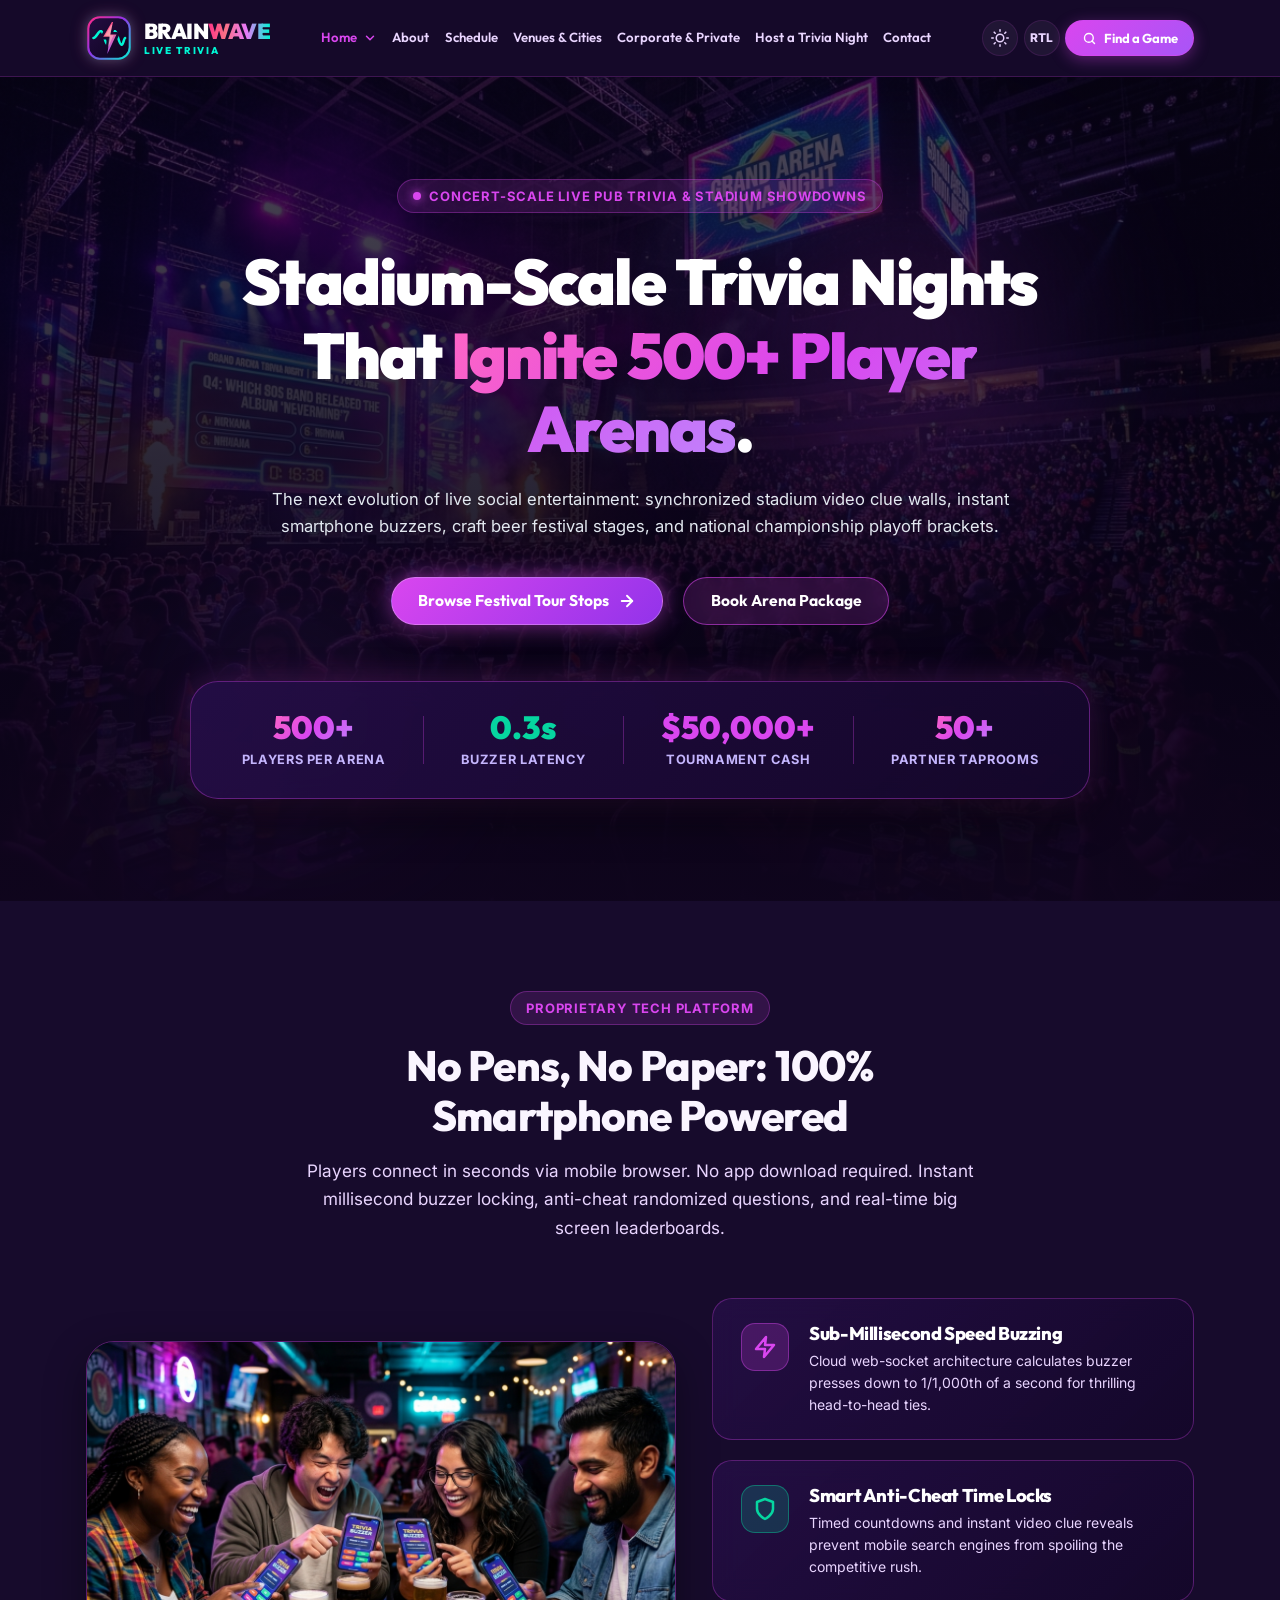
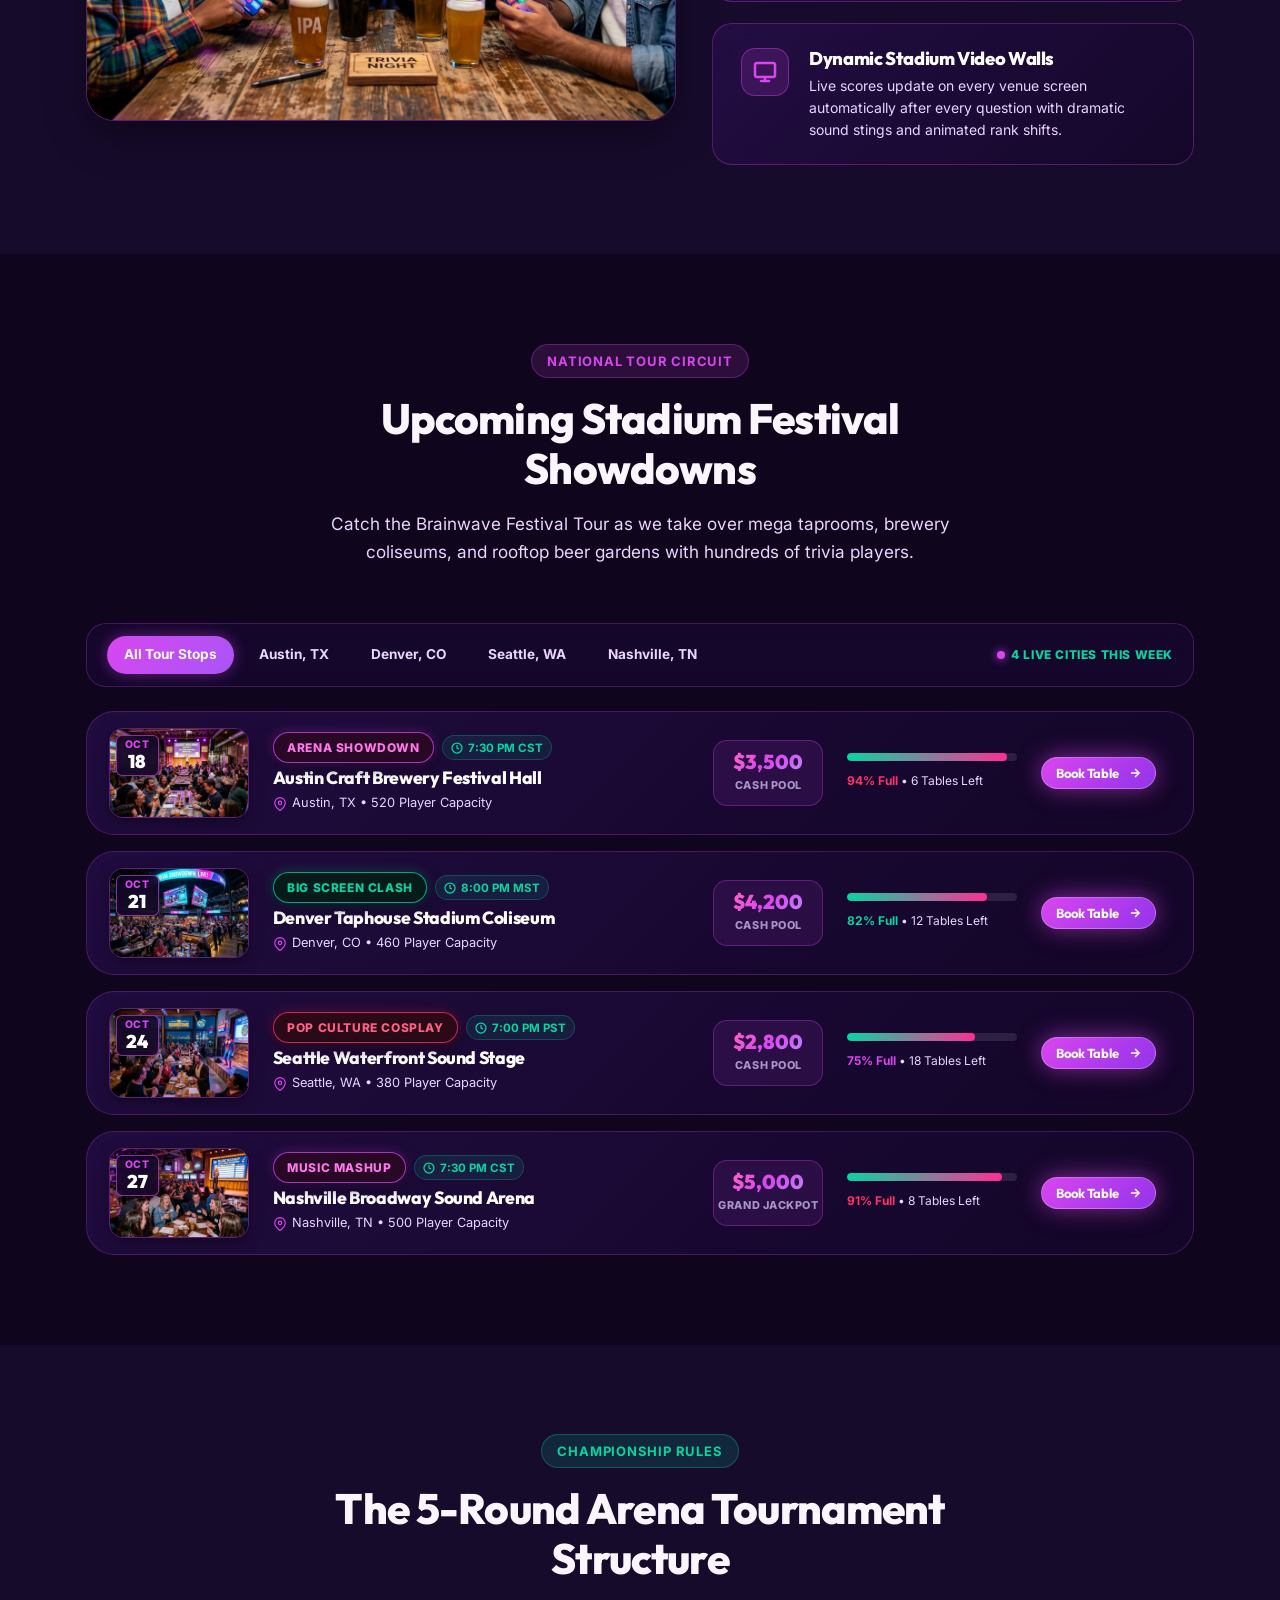
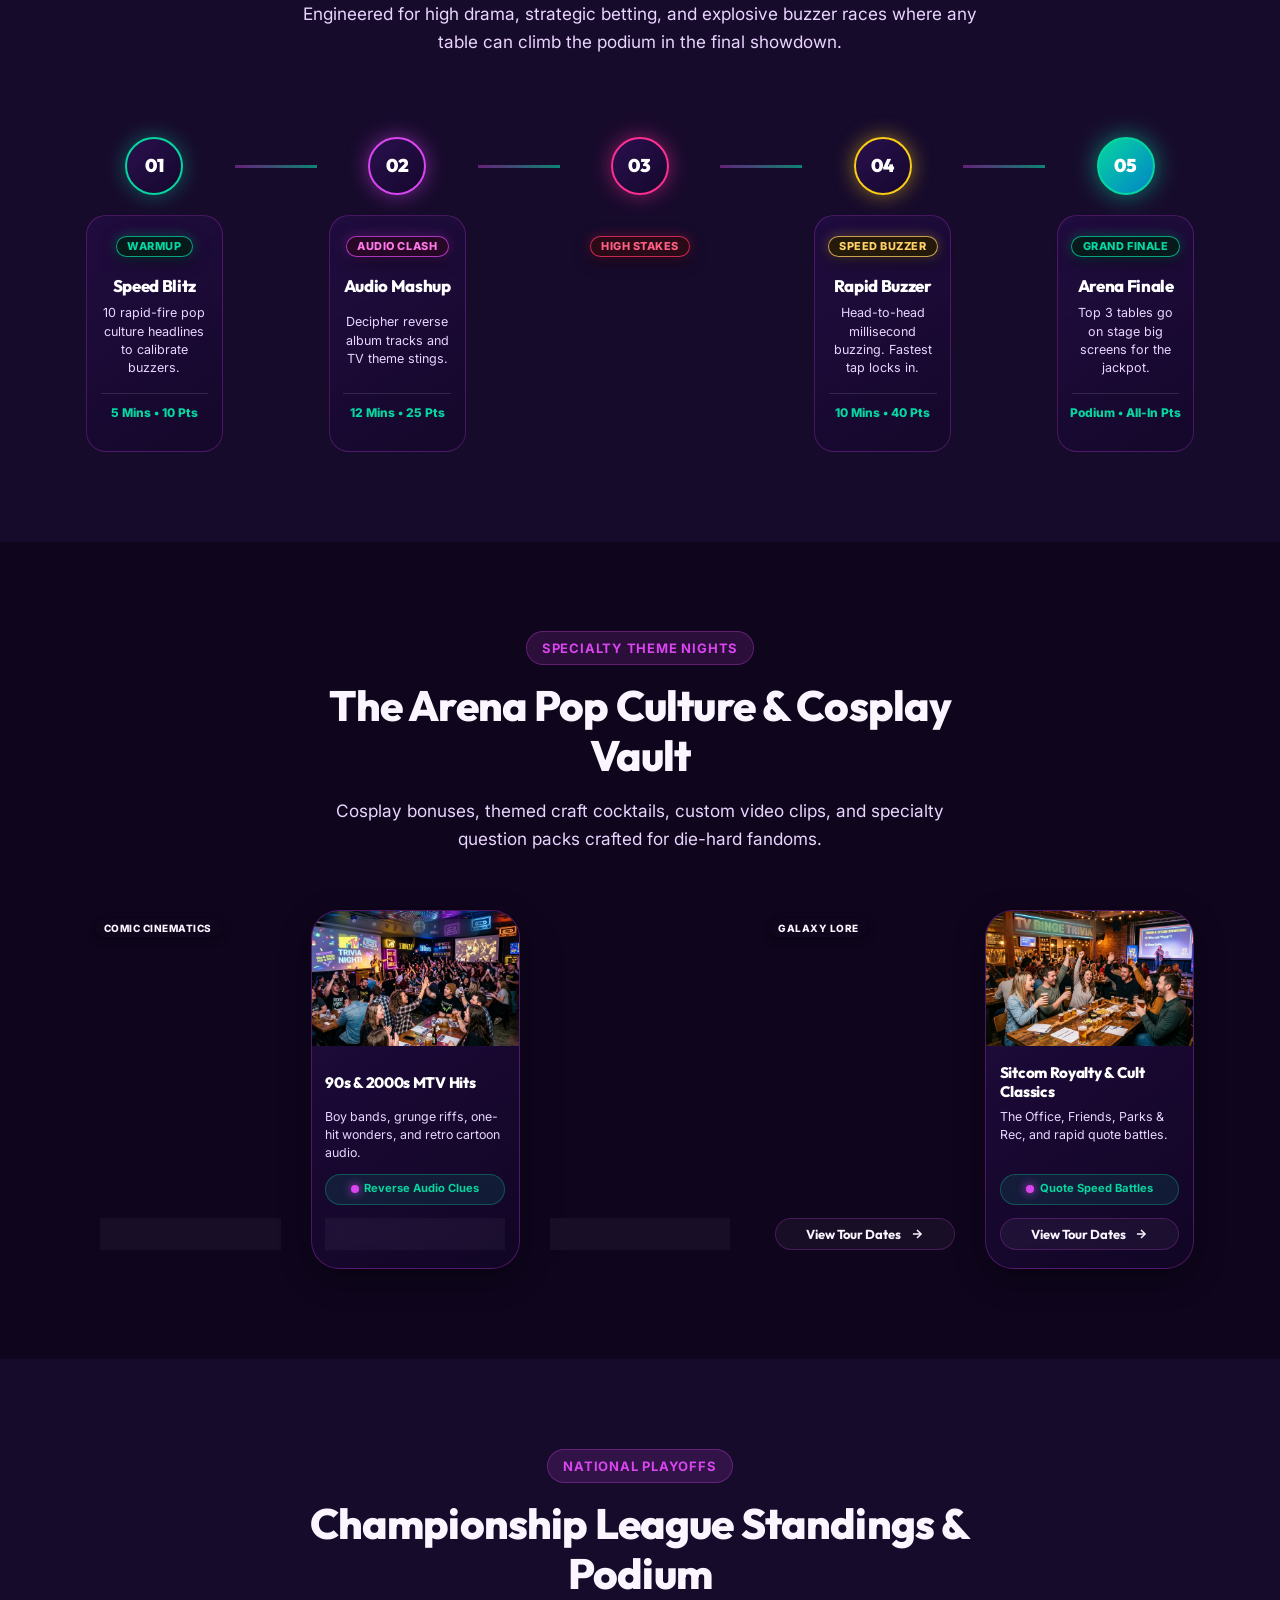
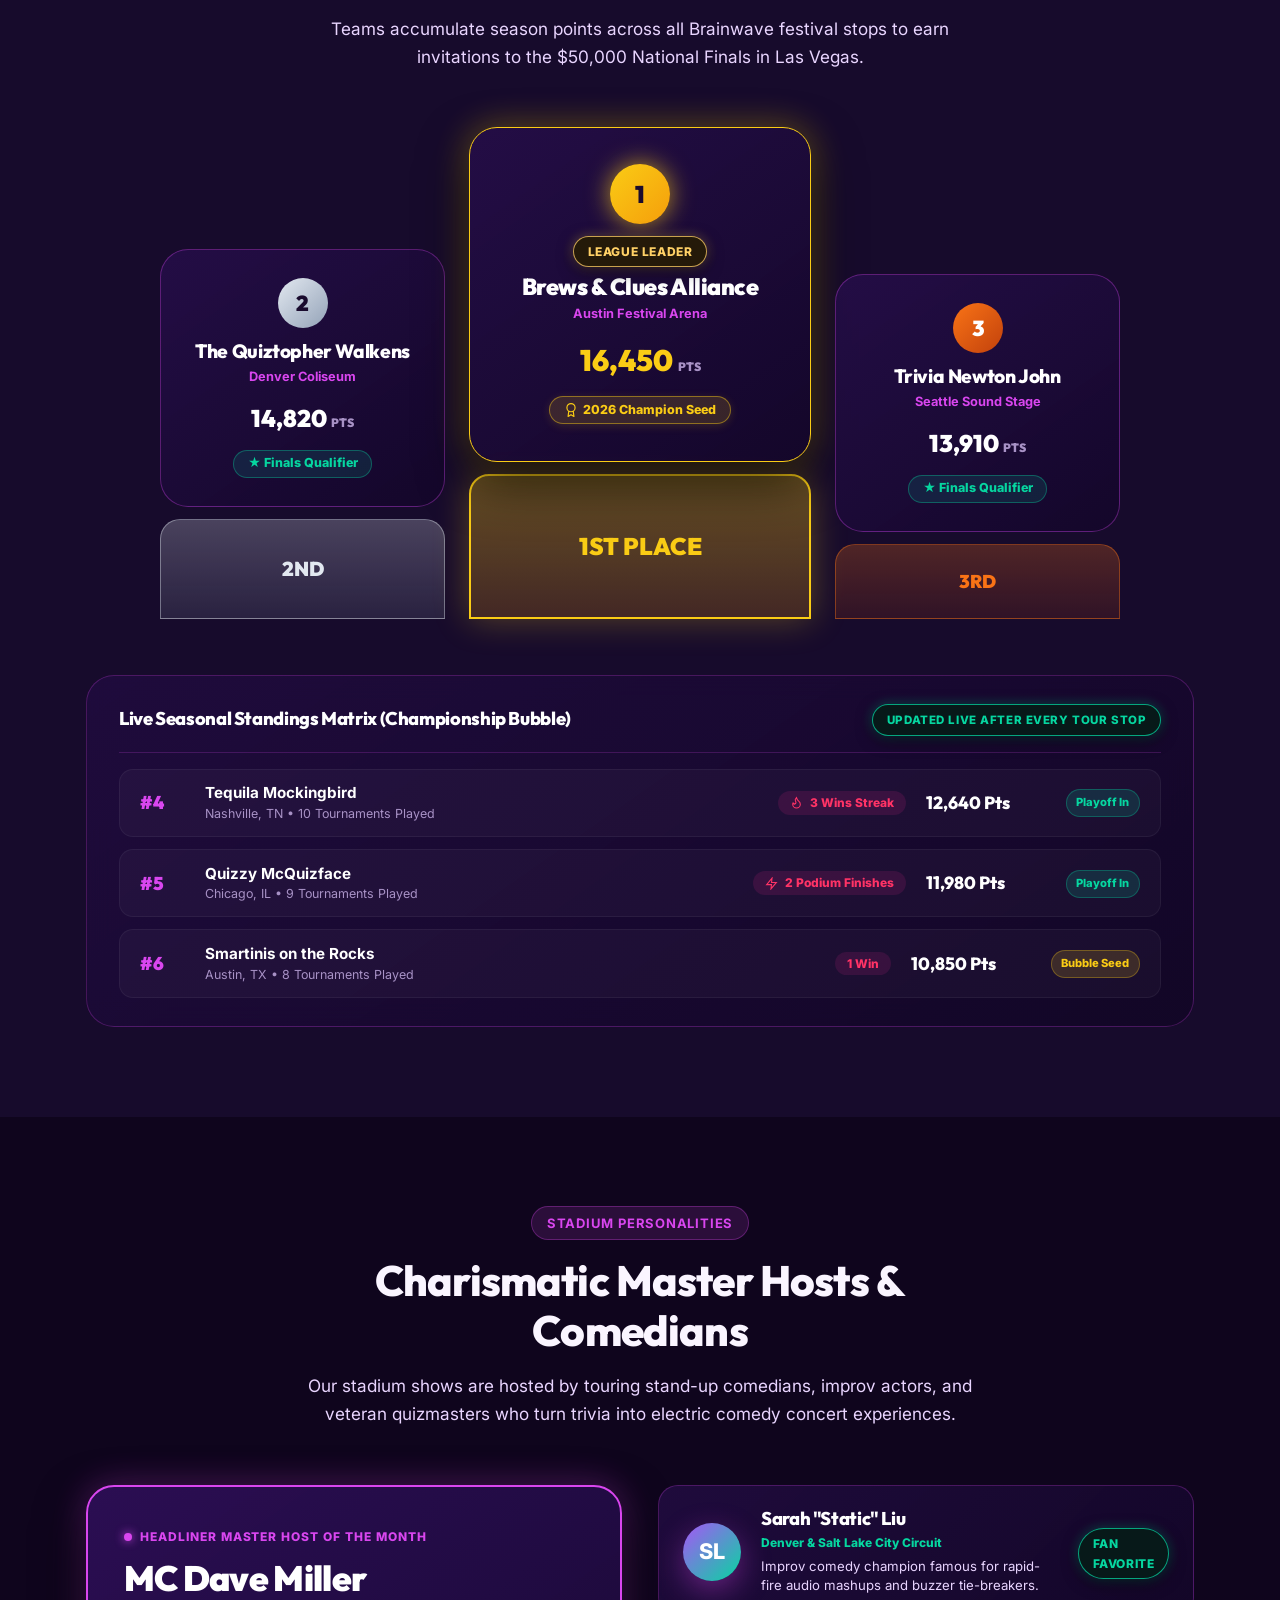
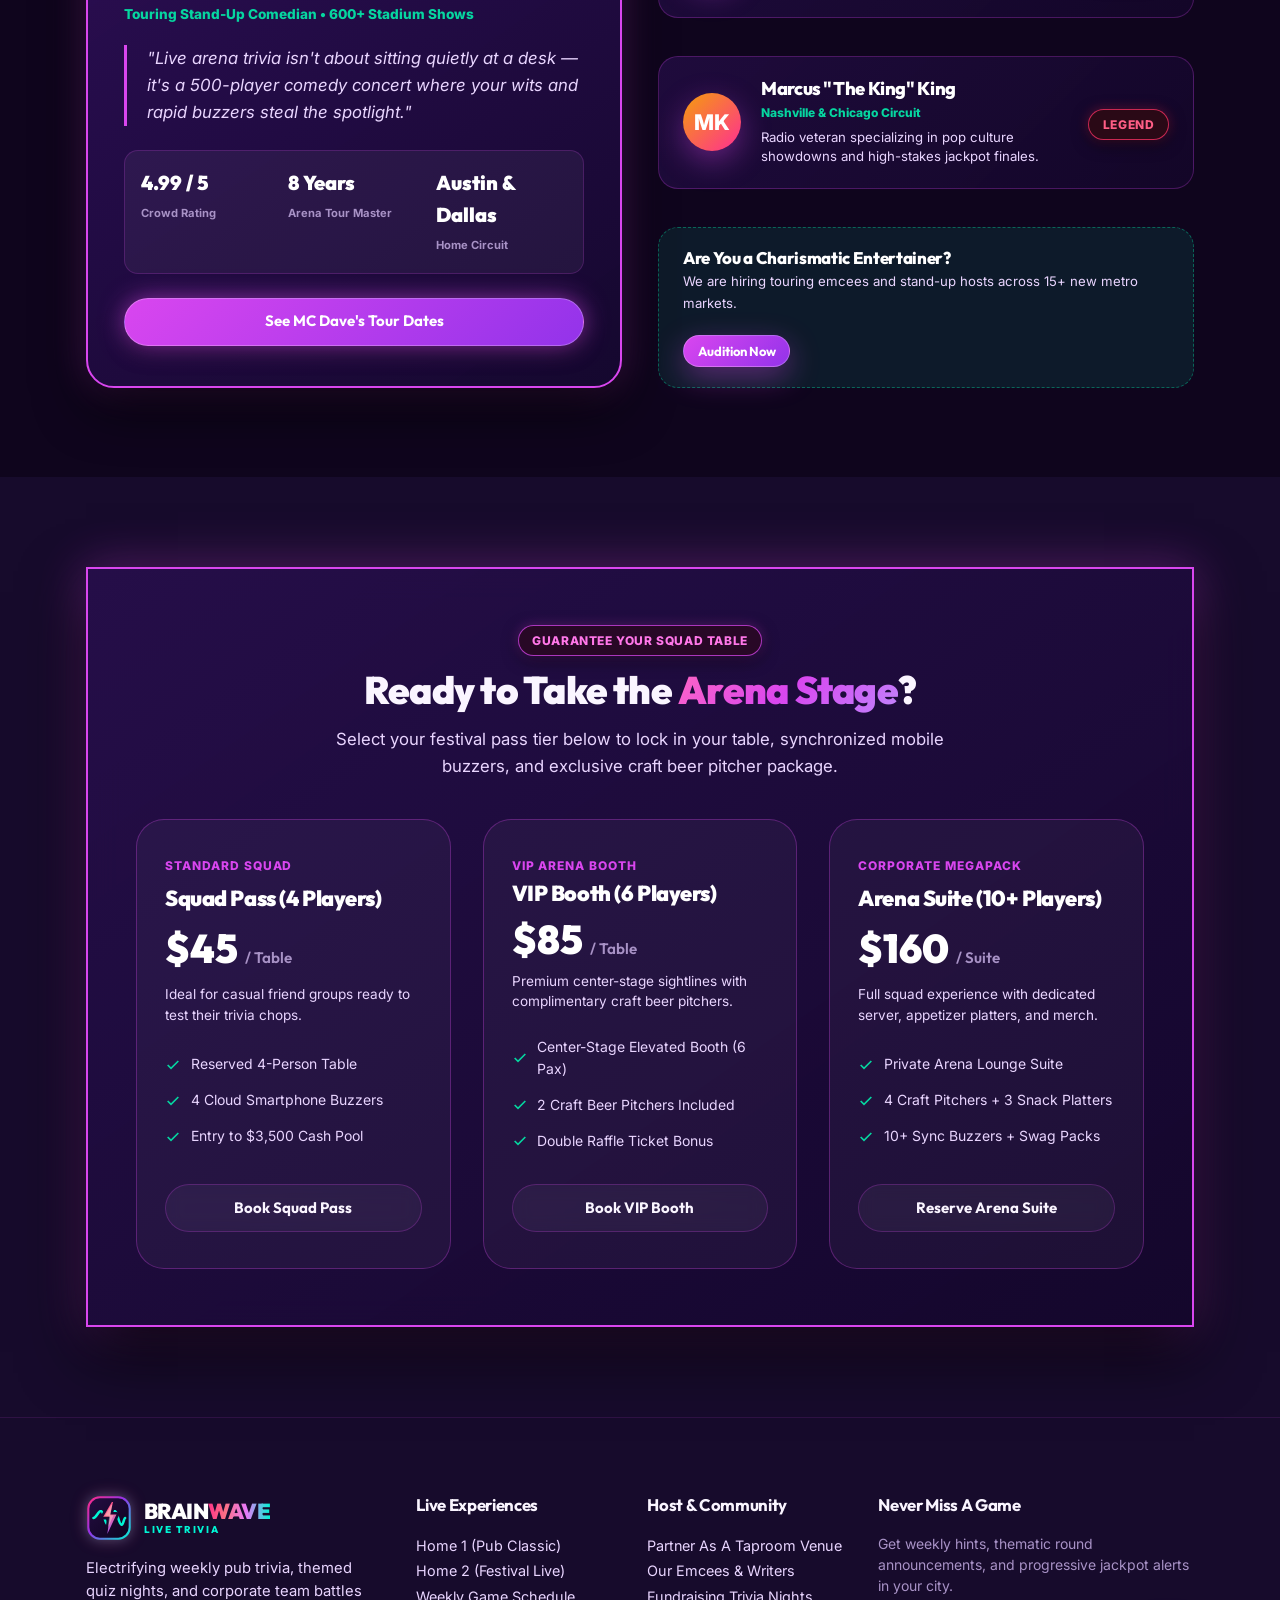
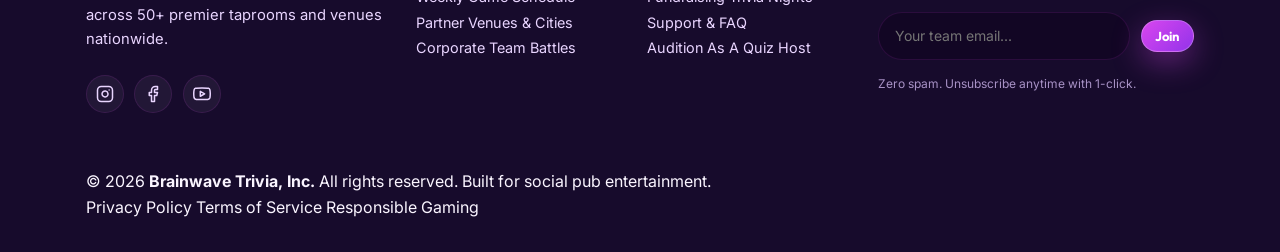
<file: home-2.html>
<!DOCTYPE html>
<html lang="en" data-theme="dark" dir="ltr">

<head>
  <meta charset="UTF-8">
  <meta name="viewport" content="width=device-width, initial-scale=1.0">
  <title>Festival Live &amp; Arena Trivia Showdowns — Brainwave Trivia</title>
  <meta name="description"
    content="Experience massive festival-scale pub trivia tournaments, stadium video clue walls, instant smartphone digital buzzers, and $50,000 national championship leagues.">

  <!-- Favicon -->
  <link rel="icon" id="siteFavicon" type="image/svg+xml" href="assets/images/icons/favicon.svg">

  <!-- Stylesheets -->
  <link rel="stylesheet" href="assets/css/style.css">
  <link rel="stylesheet" href="assets/css/responsive.css">
</head>

<body>

  <!-- Attractive Site Preloader -->
  <div class="site-preloader" id="sitePreloader" aria-hidden="true">
    <div class="preloader-inner">
      <div class="preloader-logo-ring">
        <div class="preloader-pulse-glow"></div>
        <svg class="preloader-svg" width="54" height="54" viewBox="0 0 40 40" fill="none"
          xmlns="http://www.w3.org/2000/svg">
          <rect x="2" y="2" width="36" height="36" rx="10" fill="url(#bwBgGrad)" stroke="url(#bwBorderGrad)"
            stroke-width="2" />
          <path d="M6.5 20C9 20 10.5 14 13 14C15.5 14 16.5 26 19 26C21.5 26 22.5 14 25 14C27.5 14 28.5 26 31 26C32.5 26 33 20 34 20"
            stroke="#00F5D4" stroke-width="2.2" stroke-linecap="round" stroke-linejoin="round" mask="url(#bwBoltMask)" />
          <polygon points="22.5 6 15 19 20.8 19 18.5 34 26.5 17 21 17 23.5 6" fill="url(#bwBoltGrad)" />
          <polygon points="22 8.5 16.5 18 20.2 18 19 28.5 24 17.5 21.2 17.5 22.8 8.5" fill="#FFFFFF" opacity="0.32" />
        </svg>
      </div>
      <div class="preloader-text-wrap">
        <span class="preloader-brand">BRAIN<span class="preloader-accent">WAVE</span></span>
        <span class="preloader-status">SYNCHRONIZING TRIVIA CIRCUIT...</span>
      </div>
      <div class="preloader-progress-track">
        <div class="preloader-progress-bar"></div>
      </div>
    </div>
  </div>

  <!-- Shared Global SVG Gradients & Negative-Space Mask for Brand Identity -->
  <svg style="position: absolute; width: 0; height: 0; overflow: hidden;" aria-hidden="true">
    <defs>
      <linearGradient id="bwBorderGrad" x1="0%" y1="0%" x2="100%" y2="100%">
        <stop offset="0%" stop-color="#FF2A85" />
        <stop offset="45%" stop-color="#9333EA" />
        <stop offset="100%" stop-color="#00F5D4" />
      </linearGradient>
      <linearGradient id="bwBgGrad" x1="0%" y1="0%" x2="100%" y2="100%">
        <stop offset="0%" stop-color="#240D42" />
        <stop offset="100%" stop-color="#0D031F" />
      </linearGradient>
      <linearGradient id="bwBoltGrad" x1="0%" y1="0%" x2="40%" y2="100%">
        <stop offset="0%" stop-color="#FF2E93" />
        <stop offset="50%" stop-color="#FB7185" />
        <stop offset="100%" stop-color="#A855F7" />
      </linearGradient>
      <!-- Aliases for backward compatibility -->
      <linearGradient id="bwGradPrimary" x1="0%" y1="0%" x2="100%" y2="100%">
        <stop offset="0%" stop-color="#FF2A85" />
        <stop offset="45%" stop-color="#9333EA" />
        <stop offset="100%" stop-color="#00F5D4" />
      </linearGradient>
      <linearGradient id="bwGradBolt" x1="0%" y1="0%" x2="40%" y2="100%">
        <stop offset="0%" stop-color="#FF2E93" />
        <stop offset="50%" stop-color="#FB7185" />
        <stop offset="100%" stop-color="#A855F7" />
      </linearGradient>
      <!-- Negative Space Cutout Mask to eliminate messy wave/bolt overlap -->
      <mask id="bwBoltMask">
        <rect width="40" height="40" fill="#FFFFFF" />
        <polygon points="22.5 6 15 19 20.8 19 18.5 34 26.5 17 21 17 23.5 6" fill="#000000" stroke="#000000" stroke-width="4.5" stroke-linejoin="round" />
      </mask>
    </defs>
  </svg>

  <!-- Header / Navbar (7 Main Pages) -->
  <header class="site-header" id="mainHeader">
    <div class="container">
      <div class="navbar-inner">

        <!-- Redesigned Attractive Brand Logo (Brainwave + Quiz Lightning) -->
        <a href="index.html" class="brand-logo" aria-label="Brainwave Trivia Home">
          <div class="brand-logo-badge">
            <svg class="brand-logo-svg" width="38" height="38" viewBox="0 0 40 40" fill="none"
              xmlns="http://www.w3.org/2000/svg">
              <rect x="2" y="2" width="36" height="36" rx="10" fill="url(#bwBgGrad)" stroke="url(#bwBorderGrad)"
                stroke-width="1.8" />
              <path d="M6.5 20C9 20 10.5 14 13 14C15.5 14 16.5 26 19 26C21.5 26 22.5 14 25 14C27.5 14 28.5 26 31 26C32.5 26 33 20 34 20"
                stroke="#00F5D4" stroke-width="2.2" stroke-linecap="round" stroke-linejoin="round" mask="url(#bwBoltMask)" />
              <polygon points="22.5 6 15 19 20.8 19 18.5 34 26.5 17 21 17 23.5 6" fill="url(#bwBoltGrad)" />
              <polygon points="22 8.5 16.5 18 20.2 18 19 28.5 24 17.5 21.2 17.5 22.8 8.5" fill="#FFFFFF" opacity="0.32" />
            </svg>
          </div>
          <div class="brand-logo-text">
            <span class="brand-title">BRAIN<span class="brand-accent">WAVE</span></span>
            <span class="brand-tagline">LIVE TRIVIA</span>
          </div>
        </a>

        <!-- Desktop Navigation Menu (7 Main Pages) -->
        <nav class="nav-menu" aria-label="Main Navigation">

          <!-- 1. Home Dropdown (Home 1 & Home 2) -->
          <div class="nav-item dropdown active">
            <a href="home-2.html" class="nav-link" aria-haspopup="true" aria-expanded="false">
              <span>Home</span>
              <svg class="dropdown-chevron" width="14" height="14" viewBox="0 0 24 24" fill="none" stroke="currentColor"
                stroke-width="2.5" stroke-linecap="round" stroke-linejoin="round">
                <polyline points="6 9 12 15 18 9"></polyline>
              </svg>
            </a>
            <div class="dropdown-menu">
              <a href="index.html" class="dropdown-link">
                <span>Home 1 (Pub Classic)</span>
                <span class="dropdown-badge">Popular</span>
              </a>
              <a href="home-2.html" class="dropdown-link active">
                <span>Home 2 (Festival Live)</span>
                <span class="dropdown-badge">New</span>
              </a>
            </div>
          </div>

          <!-- 2. About -->
          <div class="nav-item">
            <a href="about.html" class="nav-link">About</a>
          </div>

          <!-- 3. Schedule -->
          <div class="nav-item">
            <a href="schedule.html" class="nav-link">Schedule</a>
          </div>

          <!-- 4. Venues & Cities -->
          <div class="nav-item">
            <a href="venues.html" class="nav-link">Venues &amp; Cities</a>
          </div>

          <!-- 5. Corporate & Private Events -->
          <div class="nav-item">
            <a href="events.html" class="nav-link">Corporate &amp; Private</a>
          </div>

          <!-- 6. Host a Trivia Night -->
          <div class="nav-item">
            <a href="host.html" class="nav-link">Host a Trivia Night</a>
          </div>

          <!-- 7. Contact -->
          <div class="nav-item">
            <a href="contact.html" class="nav-link">Contact</a>
          </div>

        </nav>

        <!-- Navbar Actions -->
        <div class="navbar-actions">

          <!-- Theme Toggle -->
          <button type="button" class="theme-toggle-btn" aria-label="Toggle Light/Dark Theme" title="Toggle Theme">
            <svg width="18" height="18" viewBox="0 0 24 24" fill="none" stroke="currentColor" stroke-width="2"
              stroke-linecap="round" stroke-linejoin="round">
              <circle cx="12" cy="12" r="5"></circle>
              <line x1="12" y1="1" x2="12" y2="3"></line>
              <line x1="12" y1="21" x2="12" y2="23"></line>
              <line x1="4.22" y1="4.22" x2="5.64" y2="5.64"></line>
              <line x1="18.36" y1="18.36" x2="19.78" y2="19.78"></line>
              <line x1="1" y1="12" x2="3" y2="12"></line>
              <line x1="21" y1="12" x2="23" y2="12"></line>
              <line x1="4.22" y1="19.78" x2="5.64" y2="18.36"></line>
              <line x1="18.36" y1="5.64" x2="19.78" y2="4.22"></line>
            </svg>
          </button>

          <!-- RTL Toggle -->
          <button type="button" class="rtl-toggle-btn" aria-label="Toggle RTL Direction" title="Toggle RTL/LTR">
            <span style="font-size:0.75rem; font-weight:800;">RTL</span>
          </button>

          <!-- Primary CTA -->
          <a href="schedule.html" class="btn btn-primary btn-sm" id="navPrimaryCta">
            <svg width="15" height="15" viewBox="0 0 24 24" fill="none" stroke="currentColor" stroke-width="2.2"
              stroke-linecap="round" stroke-linejoin="round">
              <circle cx="11" cy="11" r="7"></circle>
              <line x1="20" y1="20" x2="16" y2="16"></line>
            </svg>
            <span>Find a Game</span>
          </a>

          <!-- Mobile Hamburger Toggle -->
          <button type="button" class="mobile-nav-toggle" aria-label="Open Navigation Menu" aria-expanded="false">
            <svg width="22" height="22" viewBox="0 0 24 24" fill="none" stroke="currentColor" stroke-width="2.5"
              stroke-linecap="round" stroke-linejoin="round">
              <line x1="3" y1="12" x2="21" y2="12"></line>
              <line x1="3" y1="6" x2="21" y2="6"></line>
              <line x1="3" y1="18" x2="21" y2="18"></line>
            </svg>
          </button>

        </div>

      </div>
    </div>
  </header>

  <!-- Mobile Menu Overlay & Drawer -->
  <div class="mobile-menu-overlay" id="mobileOverlay"></div>
  <aside class="mobile-nav-drawer" id="mobileDrawer" aria-label="Mobile Navigation">
    <div class="mobile-drawer-header">
      <a href="index.html" class="brand-logo" aria-label="Brainwave Trivia Home">
        <div class="brand-logo-badge">
          <svg class="brand-logo-svg" width="34" height="34" viewBox="0 0 40 40" fill="none"
            xmlns="http://www.w3.org/2000/svg">
            <rect x="2" y="2" width="36" height="36" rx="10" fill="url(#bwBgGrad)" stroke="url(#bwBorderGrad)"
              stroke-width="1.8" />
            <path d="M6.5 20C9 20 10.5 14 13 14C15.5 14 16.5 26 19 26C21.5 26 22.5 14 25 14C27.5 14 28.5 26 31 26C32.5 26 33 20 34 20"
              stroke="#00F5D4" stroke-width="2.2" stroke-linecap="round" stroke-linejoin="round" mask="url(#bwBoltMask)" />
            <polygon points="22.5 6 15 19 20.8 19 18.5 34 26.5 17 21 17 23.5 6" fill="url(#bwBoltGrad)" />
            <polygon points="22 8.5 16.5 18 20.2 18 19 28.5 24 17.5 21.2 17.5 22.8 8.5" fill="#FFFFFF" opacity="0.32" />
          </svg>
        </div>
        <div class="brand-logo-text">
          <span class="brand-title">BRAIN<span class="brand-accent">WAVE</span></span>
          <span class="brand-tagline">LIVE TRIVIA</span>
        </div>
      </a>
      <button type="button" class="mobile-drawer-close" aria-label="Close Mobile Navigation">
        <svg width="20" height="20" viewBox="0 0 24 24" fill="none" stroke="currentColor" stroke-width="2.5"
          stroke-linecap="round" stroke-linejoin="round">
          <line x1="18" y1="6" x2="6" y2="18"></line>
          <line x1="6" y1="6" x2="18" y2="18"></line>
        </svg>
      </button>
    </div>

    <!-- Mobile Nav Links -->
    <div class="mobile-nav-list">

      <!-- Home Accordion -->
      <div class="mobile-nav-item active">
        <button type="button" class="mobile-nav-link mobile-dropdown-btn" aria-expanded="false">
          <span>Home</span>
          <svg class="dropdown-chevron" width="16" height="16" viewBox="0 0 24 24" fill="none" stroke="currentColor"
            stroke-width="2.5" stroke-linecap="round" stroke-linejoin="round">
            <polyline points="6 9 12 15 18 9"></polyline>
          </svg>
        </button>
        <div class="mobile-dropdown-menu">
          <a href="index.html" class="mobile-dropdown-link">
            <span>Home 1 (Pub Classic)</span>
            <span class="dropdown-badge">Popular</span>
          </a>
          <a href="home-2.html" class="mobile-dropdown-link active">
            <span>Home 2 (Festival Live)</span>
            <span class="dropdown-badge">New</span>
          </a>
        </div>
      </div>

      <div class="mobile-nav-item">
        <a href="about.html" class="mobile-nav-link">About</a>
      </div>

      <div class="mobile-nav-item">
        <a href="schedule.html" class="mobile-nav-link">Schedule</a>
      </div>

      <div class="mobile-nav-item">
        <a href="venues.html" class="mobile-nav-link">Venues &amp; Cities</a>
      </div>

      <div class="mobile-nav-item">
        <a href="events.html" class="mobile-nav-link">Corporate &amp; Private</a>
      </div>

      <div class="mobile-nav-item">
        <a href="host.html" class="mobile-nav-link">Host a Trivia Night</a>
      </div>

      <div class="mobile-nav-item">
        <a href="contact.html" class="mobile-nav-link">Contact</a>
      </div>

    </div>

    <div class="mobile-drawer-footer">
      <a href="schedule.html" class="btn btn-primary" style="width:100%; justify-content:center;">
        <svg width="16" height="16" viewBox="0 0 24 24" fill="none" stroke="currentColor" stroke-width="2.2"
          stroke-linecap="round" stroke-linejoin="round" style="margin-right: 0.5rem;">
          <circle cx="11" cy="11" r="7"></circle>
          <line x1="20" y1="20" x2="16" y2="16"></line>
        </svg>
        <span>Find a Game</span>
      </a>
    </div>
  </aside>

  <!-- Main Content (Home 2: Exactly 8 Unique Sections) -->
  <main id="mainContent">

    <!-- =========================================================================
         SECTION 1: FESTIVAL ARENA HERO WITH BACKGROUND IMAGE & CENTERED LAYOUT
         ========================================================================= -->
    <section class="hero-section hero-festival-bg hero-festival-center" id="hero2">

      <!-- Ambient Glow Orbs -->
      <div class="hero-ambient-orb hero-orb-1" aria-hidden="true"></div>
      <div class="hero-ambient-orb hero-orb-2" aria-hidden="true"></div>

      <div class="container">
        <div class="hero-festival-centered-content">

          <div class="section-tag tag-magenta" style="margin: 0 auto 1.25rem;">
            <span class="pulse-dot"></span>
            <span>Concert-Scale Live Pub Trivia &amp; Stadium Showdowns</span>
          </div>

          <h1 class="hero-title hero-title-centered">
            Stadium-Scale Trivia Nights That <span class="text-gradient-brand">Ignite 500+ Player Arenas</span>.
          </h1>

          <p class="hero-subtitle hero-subtitle-centered">
            The next evolution of live social entertainment: synchronized stadium video clue walls, instant smartphone
            buzzers, craft beer festival stages, and national championship playoff brackets.
          </p>

          <div class="hero-actions hero-actions-centered">
            <a href="schedule.html" class="btn btn-primary btn-lg glow-btn">
              <span>Browse Festival Tour Stops</span>
              <svg width="18" height="18" viewBox="0 0 24 24" fill="none" stroke="currentColor" stroke-width="2.5"
                stroke-linecap="round" stroke-linejoin="round">
                <line x1="5" y1="12" x2="19" y2="12"></line>
                <polyline points="12 5 19 12 12 19"></polyline>
              </svg>
            </a>
            <a href="events.html" class="btn btn-outline btn-lg">
              <span>Book Arena Package</span>
            </a>
          </div>

          <!-- Centered 4-Item Stats Showcase Ribbon -->
          <div class="hero-stats-banner">
            <div class="hero-stat-cell">
              <span class="stat-cell-num text-gradient-brand">500+</span>
              <span class="stat-cell-label">Players Per Arena</span>
            </div>
            <div class="stat-cell-divider"></div>
            <div class="hero-stat-cell">
              <span class="stat-cell-num text-mint">0.3s</span>
              <span class="stat-cell-label">Buzzer Latency</span>
            </div>
            <div class="stat-cell-divider"></div>
            <div class="hero-stat-cell">
              <span class="stat-cell-num text-fuchsia">$50,000+</span>
              <span class="stat-cell-label">Tournament Cash</span>
            </div>
            <div class="stat-cell-divider"></div>
            <div class="hero-stat-cell">
              <span class="stat-cell-num text-yellow">50+</span>
              <span class="stat-cell-label">Partner Taprooms</span>
            </div>
          </div>

        </div>
      </div>
    </section>

    <!-- =========================================================================
         SECTION 2: 100% SMARTPHONE POWERED SCORING ENGINE (BENTO CARDS)
         ========================================================================= -->
    <section class="section-py" id="buzzer-tech" style="background-color: var(--bg-surface);">
      <div class="container">

        <div class="section-header reveal-on-scroll">
          <div class="section-tag tag-cyan">
            <span>Proprietary Tech Platform</span>
          </div>
          <h2 class="section-title">No Pens, No Paper: 100% Smartphone Powered</h2>
          <p class="section-desc">
            Players connect in seconds via mobile browser. No app download required. Instant millisecond buzzer locking,
            anti-cheat randomized questions, and real-time big screen leaderboards.
          </p>
        </div>

        <div class="app-bento-grid">

          <!-- Image Feature Preview -->
          <div class="spotlight-card-media reveal-on-scroll"
            style="height: 380px; border-radius: var(--radius-xl); overflow: hidden; border: 1.5px solid rgba(217, 70, 239, 0.35); box-shadow: 0 15px 40px rgba(0,0,0,0.4);">
            <img src="assets/images/home2/format-digital-buzzers.webp"
              alt="Players excitedly tapping smartphone trivia app buzzers at brewery table" width="650" height="380"
              loading="lazy" style="width:100%; height:100%; object-fit:cover;">
          </div>

          <!-- Feature Cards List -->
          <div class="app-feature-list">

            <div class="app-feature-card reveal-on-scroll">
              <div class="app-feature-icon">
                <svg width="24" height="24" viewBox="0 0 24 24" fill="none" stroke="currentColor" stroke-width="2.5"
                  stroke-linecap="round" stroke-linejoin="round">
                  <polygon points="13 2 3 14 12 14 11 22 21 10 12 10 13 2"></polygon>
                </svg>
              </div>
              <div class="app-feature-body">
                <h3 class="app-feature-title">Sub-Millisecond Speed Buzzing</h3>
                <p class="app-feature-desc">
                  Cloud web-socket architecture calculates buzzer presses down to 1/1,000th of a second for thrilling
                  head-to-head ties.
                </p>
              </div>
            </div>

            <div class="app-feature-card reveal-on-scroll">
              <div class="app-feature-icon"
                style="background:rgba(6,214,160,0.18); color:var(--brand-cyan); border-color:rgba(6,214,160,0.4);">
                <svg width="24" height="24" viewBox="0 0 24 24" fill="none" stroke="currentColor" stroke-width="2.5"
                  stroke-linecap="round" stroke-linejoin="round">
                  <path d="M12 22s8-4 8-10V5l-8-3-8 3v7c0 6 8 10 8 10z"></path>
                </svg>
              </div>
              <div class="app-feature-body">
                <h3 class="app-feature-title">Smart Anti-Cheat Time Locks</h3>
                <p class="app-feature-desc">
                  Timed countdowns and instant video clue reveals prevent mobile search engines from spoiling the
                  competitive rush.
                </p>
              </div>
            </div>

            <div class="app-feature-card reveal-on-scroll">
              <div class="app-feature-icon"
                style="background:rgba(217,70,239,0.15); color:var(--brand-yellow); border-color:rgba(217,70,239,0.4);">
                <svg width="24" height="24" viewBox="0 0 24 24" fill="none" stroke="currentColor" stroke-width="2.5"
                  stroke-linecap="round" stroke-linejoin="round">
                  <rect x="2" y="3" width="20" height="14" rx="2" ry="2"></rect>
                  <line x1="8" y1="21" x2="16" y2="21"></line>
                  <line x1="12" y1="17" x2="12" y2="21"></line>
                </svg>
              </div>
              <div class="app-feature-body">
                <h3 class="app-feature-title">Dynamic Stadium Video Walls</h3>
                <p class="app-feature-desc">
                  Live scores update on every venue screen automatically after every question with dramatic sound stings
                  and animated rank shifts.
                </p>
              </div>
            </div>

          </div>

        </div>

      </div>
    </section>

    <!-- =========================================================================
         SECTION 3: LIVE ARENA TOUR SCHEDULE (FLIGHT-BOARD ROW TRACKER)
         ========================================================================= -->
    <section class="section-py" id="tour-radar">
      <div class="container">

        <div class="section-header reveal-on-scroll">
          <div class="section-tag tag-magenta">
            <span>National Tour Circuit</span>
          </div>
          <h2 class="section-title">Upcoming Stadium Festival Showdowns</h2>
          <p class="section-desc">
            Catch the Brainwave Festival Tour as we take over mega taprooms, brewery coliseums, and rooftop beer gardens
            with hundreds of trivia players.
          </p>
        </div>

        <!-- Flight Board Filter Bar -->
        <div class="flightboard-filter-strip reveal-on-scroll">
          <div class="flightboard-tabs">
            <button type="button" class="tour-filter-btn active" data-tour-filter="all">All Tour Stops</button>
            <button type="button" class="tour-filter-btn" data-tour-filter="austin">Austin, TX</button>
            <button type="button" class="tour-filter-btn" data-tour-filter="denver">Denver, CO</button>
            <button type="button" class="tour-filter-btn" data-tour-filter="seattle">Seattle, WA</button>
            <button type="button" class="tour-filter-btn" data-tour-filter="nashville">Nashville, TN</button>
          </div>
          <span class="flightboard-live-badge">
            <span class="pulse-dot"></span>
            <span>4 LIVE CITIES THIS WEEK</span>
          </span>
        </div>

        <!-- Flight Board Live Matrix Table Rows -->
        <div class="flightboard-matrix reveal-on-scroll">

          <!-- Row 1: Austin -->
          <div class="flightboard-row" data-tour-city="austin">
            <div class="flightboard-media">
              <img src="assets/images/home2/tour-austin.jpg" alt="Austin Craft Brewery Festival Hall live trivia night"
                class="flightboard-img" loading="lazy">
              <div class="flightboard-date-badge">
                <span class="fb-month">OCT</span>
                <span class="fb-day">18</span>
              </div>
            </div>
            <div class="flightboard-venue">
              <div class="fb-badge-row">
                <span class="category-pill pill-magenta">ARENA SHOWDOWN</span>
                <span class="fb-time-chip">
                  <svg width="12" height="12" viewBox="0 0 24 24" fill="none" stroke="currentColor" stroke-width="2.5">
                    <circle cx="12" cy="12" r="10"></circle>
                    <polyline points="12 6 12 12 16 14"></polyline>
                  </svg>
                  <span>7:30 PM CST</span>
                </span>
              </div>
              <h4 class="fb-title">Austin Craft Brewery Festival Hall</h4>
              <span class="fb-loc">
                <svg width="14" height="14" viewBox="0 0 24 24" fill="none" stroke="currentColor" stroke-width="2">
                  <path d="M21 10c0 7-9 13-9 13s-9-6-9-13a9 9 0 0 1 18 0z"></path>
                  <circle cx="12" cy="10" r="3"></circle>
                </svg>
                <span>Austin, TX &bull; 520 Player Capacity</span>
              </span>
            </div>
            <div class="flightboard-prize">
              <span class="fb-prize-val">$3,500</span>
              <span class="fb-prize-label">Cash Pool</span>
            </div>
            <div class="flightboard-capacity">
              <div class="fb-cap-bar">
                <div class="fb-cap-fill" style="width: 94%;"></div>
              </div>
              <span class="fb-cap-text"><strong style="color:var(--brand-coral);">94% Full</strong> &bull; 6 Tables
                Left</span>
            </div>
            <div class="flightboard-action">
              <a href="schedule.html" class="btn btn-primary btn-sm glow-btn">
                <span>Book Table</span>
                <svg width="14" height="14" viewBox="0 0 24 24" fill="none" stroke="currentColor" stroke-width="2.5">
                  <line x1="5" y1="12" x2="19" y2="12"></line>
                  <polyline points="12 5 19 12 12 19"></polyline>
                </svg>
              </a>
            </div>
          </div>

          <!-- Row 2: Denver -->
          <div class="flightboard-row" data-tour-city="denver">
            <div class="flightboard-media">
              <img src="assets/images/home2/tour-denver.jpg" alt="Denver Taphouse Stadium Coliseum live trivia showdown"
                class="flightboard-img" loading="lazy">
              <div class="flightboard-date-badge">
                <span class="fb-month">OCT</span>
                <span class="fb-day">21</span>
              </div>
            </div>
            <div class="flightboard-venue">
              <div class="fb-badge-row">
                <span class="category-pill pill-mint">BIG SCREEN CLASH</span>
                <span class="fb-time-chip">
                  <svg width="12" height="12" viewBox="0 0 24 24" fill="none" stroke="currentColor" stroke-width="2.5">
                    <circle cx="12" cy="12" r="10"></circle>
                    <polyline points="12 6 12 12 16 14"></polyline>
                  </svg>
                  <span>8:00 PM MST</span>
                </span>
              </div>
              <h4 class="fb-title">Denver Taphouse Stadium Coliseum</h4>
              <span class="fb-loc">
                <svg width="14" height="14" viewBox="0 0 24 24" fill="none" stroke="currentColor" stroke-width="2">
                  <path d="M21 10c0 7-9 13-9 13s-9-6-9-13a9 9 0 0 1 18 0z"></path>
                  <circle cx="12" cy="10" r="3"></circle>
                </svg>
                <span>Denver, CO &bull; 460 Player Capacity</span>
              </span>
            </div>
            <div class="flightboard-prize">
              <span class="fb-prize-val">$4,200</span>
              <span class="fb-prize-label">Cash Pool</span>
            </div>
            <div class="flightboard-capacity">
              <div class="fb-cap-bar">
                <div class="fb-cap-fill" style="width: 82%;"></div>
              </div>
              <span class="fb-cap-text"><strong style="color:var(--brand-cyan);">82% Full</strong> &bull; 12 Tables
                Left</span>
            </div>
            <div class="flightboard-action">
              <a href="schedule.html" class="btn btn-primary btn-sm glow-btn">
                <span>Book Table</span>
                <svg width="14" height="14" viewBox="0 0 24 24" fill="none" stroke="currentColor" stroke-width="2.5">
                  <line x1="5" y1="12" x2="19" y2="12"></line>
                  <polyline points="12 5 19 12 12 19"></polyline>
                </svg>
              </a>
            </div>
          </div>

          <!-- Row 3: Seattle -->
          <div class="flightboard-row" data-tour-city="seattle">
            <div class="flightboard-media">
              <img src="assets/images/home2/tour-seattle.jpg"
                alt="Seattle Waterfront Sound Stage pop culture trivia night" class="flightboard-img" loading="lazy">
              <div class="flightboard-date-badge">
                <span class="fb-month">OCT</span>
                <span class="fb-day">24</span>
              </div>
            </div>
            <div class="flightboard-venue">
              <div class="fb-badge-row">
                <span class="category-pill pill-coral">POP CULTURE COSPLAY</span>
                <span class="fb-time-chip">
                  <svg width="12" height="12" viewBox="0 0 24 24" fill="none" stroke="currentColor" stroke-width="2.5">
                    <circle cx="12" cy="12" r="10"></circle>
                    <polyline points="12 6 12 12 16 14"></polyline>
                  </svg>
                  <span>7:00 PM PST</span>
                </span>
              </div>
              <h4 class="fb-title">Seattle Waterfront Sound Stage</h4>
              <span class="fb-loc">
                <svg width="14" height="14" viewBox="0 0 24 24" fill="none" stroke="currentColor" stroke-width="2">
                  <path d="M21 10c0 7-9 13-9 13s-9-6-9-13a9 9 0 0 1 18 0z"></path>
                  <circle cx="12" cy="10" r="3"></circle>
                </svg>
                <span>Seattle, WA &bull; 380 Player Capacity</span>
              </span>
            </div>
            <div class="flightboard-prize">
              <span class="fb-prize-val">$2,800</span>
              <span class="fb-prize-label">Cash Pool</span>
            </div>
            <div class="flightboard-capacity">
              <div class="fb-cap-bar">
                <div class="fb-cap-fill" style="width: 75%;"></div>
              </div>
              <span class="fb-cap-text"><strong style="color:var(--brand-yellow);">75% Full</strong> &bull; 18 Tables
                Left</span>
            </div>
            <div class="flightboard-action">
              <a href="schedule.html" class="btn btn-primary btn-sm glow-btn">
                <span>Book Table</span>
                <svg width="14" height="14" viewBox="0 0 24 24" fill="none" stroke="currentColor" stroke-width="2.5">
                  <line x1="5" y1="12" x2="19" y2="12"></line>
                  <polyline points="12 5 19 12 12 19"></polyline>
                </svg>
              </a>
            </div>
          </div>

          <!-- Row 4: Nashville -->
          <div class="flightboard-row" data-tour-city="nashville">
            <div class="flightboard-media">
              <img src="assets/images/home2/tour-nashville.jpg"
                alt="Nashville Broadway Sound Arena music mashup trivia night" class="flightboard-img" loading="lazy">
              <div class="flightboard-date-badge">
                <span class="fb-month">OCT</span>
                <span class="fb-day">27</span>
              </div>
            </div>
            <div class="flightboard-venue">
              <div class="fb-badge-row">
                <span class="category-pill pill-magenta">MUSIC MASHUP</span>
                <span class="fb-time-chip">
                  <svg width="12" height="12" viewBox="0 0 24 24" fill="none" stroke="currentColor" stroke-width="2.5">
                    <circle cx="12" cy="12" r="10"></circle>
                    <polyline points="12 6 12 12 16 14"></polyline>
                  </svg>
                  <span>7:30 PM CST</span>
                </span>
              </div>
              <h4 class="fb-title">Nashville Broadway Sound Arena</h4>
              <span class="fb-loc">
                <svg width="14" height="14" viewBox="0 0 24 24" fill="none" stroke="currentColor" stroke-width="2">
                  <path d="M21 10c0 7-9 13-9 13s-9-6-9-13a9 9 0 0 1 18 0z"></path>
                  <circle cx="12" cy="10" r="3"></circle>
                </svg>
                <span>Nashville, TN &bull; 500 Player Capacity</span>
              </span>
            </div>
            <div class="flightboard-prize">
              <span class="fb-prize-val">$5,000</span>
              <span class="fb-prize-label">Grand Jackpot</span>
            </div>
            <div class="flightboard-capacity">
              <div class="fb-cap-bar">
                <div class="fb-cap-fill" style="width: 91%;"></div>
              </div>
              <span class="fb-cap-text"><strong style="color:var(--brand-coral);">91% Full</strong> &bull; 8 Tables
                Left</span>
            </div>
            <div class="flightboard-action">
              <a href="schedule.html" class="btn btn-primary btn-sm glow-btn">
                <span>Book Table</span>
                <svg width="14" height="14" viewBox="0 0 24 24" fill="none" stroke="currentColor" stroke-width="2.5">
                  <line x1="5" y1="12" x2="19" y2="12"></line>
                  <polyline points="12 5 19 12 12 19"></polyline>
                </svg>
              </a>
            </div>
          </div>

        </div>

      </div>
    </section>

    <!-- =========================================================================
         SECTION 4: 5-ROUND STADIUM TOURNAMENT PIPELINE (CIRCUIT STEPPER)
         ========================================================================= -->
    <section class="section-py" id="tournament-rules" style="background-color: var(--bg-surface);">
      <div class="container">

        <div class="section-header reveal-on-scroll">
          <div class="section-tag tag-mint">
            <span>Championship Rules</span>
          </div>
          <h2 class="section-title">The 5-Round Arena Tournament Structure</h2>
          <p class="section-desc">
            Engineered for high drama, strategic betting, and explosive buzzer races where any table can climb the
            podium in the final showdown.
          </p>
        </div>

        <!-- Connected Horizontal Circuit Stepper Flow -->
        <div class="tournament-circuit-track reveal-on-scroll">

          <div class="circuit-step-item">
            <div class="circuit-step-node">
              <span class="node-num">01</span>
              <div class="node-pulse"></div>
            </div>
            <div class="circuit-step-content">
              <div class="circuit-step-tag-wrap">
                <span class="category-pill pill-cyan">WARMUP</span>
              </div>
              <h4 class="circuit-step-title">Speed Blitz</h4>
              <p class="circuit-step-desc">10 rapid-fire pop culture headlines to calibrate buzzers.</p>
              <div class="circuit-step-meta">
                <span>5 Mins &bull; 10 Pts</span>
              </div>
            </div>
          </div>

          <div class="circuit-connector-line"></div>

          <div class="circuit-step-item">
            <div class="circuit-step-node node-fuchsia">
              <span class="node-num">02</span>
              <div class="node-pulse"></div>
            </div>
            <div class="circuit-step-content">
              <div class="circuit-step-tag-wrap">
                <span class="category-pill pill-magenta">AUDIO CLASH</span>
              </div>
              <h4 class="circuit-step-title">Audio Mashup</h4>
              <p class="circuit-step-desc">Decipher reverse album tracks and TV theme stings.</p>
              <div class="circuit-step-meta">
                <span>12 Mins &bull; 25 Pts</span>
              </div>
            </div>
          </div>

          <div class="circuit-connector-line"></div>

          <div class="circuit-step-item">
            <div class="circuit-step-node node-coral">
              <span class="node-num">03</span>
              <div class="node-pulse"></div>
            </div>
            <div class="circuit-step-content">
              <div class="circuit-step-tag-wrap">
                <span class="category-pill pill-coral">HIGH STAKES</span>
              </div>
              <h4 class="circuit-step-title">Double Wager</h4>
              <p class="circuit-step-desc">Wager banked points on science, cinema, and world lore.</p>
              <div class="circuit-step-meta">
                <span>15 Mins &bull; 50 Pts Max</span>
              </div>
            </div>
          </div>

          <div class="circuit-connector-line"></div>

          <div class="circuit-step-item">
            <div class="circuit-step-node node-yellow">
              <span class="node-num">04</span>
              <div class="node-pulse"></div>
            </div>
            <div class="circuit-step-content">
              <div class="circuit-step-tag-wrap">
                <span class="category-pill pill-yellow">SPEED BUZZER</span>
              </div>
              <h4 class="circuit-step-title">Rapid Buzzer</h4>
              <p class="circuit-step-desc">Head-to-head millisecond buzzing. Fastest tap locks in.</p>
              <div class="circuit-step-meta">
                <span>10 Mins &bull; 40 Pts</span>
              </div>
            </div>
          </div>

          <div class="circuit-connector-line"></div>

          <div class="circuit-step-item">
            <div class="circuit-step-node node-mint">
              <span class="node-num">05</span>
              <div class="node-pulse"></div>
            </div>
            <div class="circuit-step-content">
              <div class="circuit-step-tag-wrap">
                <span class="category-pill pill-mint">GRAND FINALE</span>
              </div>
              <h4 class="circuit-step-title">Arena Finale</h4>
              <p class="circuit-step-desc">Top 3 tables go on stage big screens for the jackpot.</p>
              <div class="circuit-step-meta">
                <span>Podium &bull; All-In Pts</span>
              </div>
            </div>
          </div>

        </div>

      </div>
    </section>

    <!-- =========================================================================
         SECTION 5: THEMED COSPLAY & POP CULTURE ARENA VAULT (SPLIT SHOWCASE)
         ========================================================================= -->
    <section class="section-py" id="cosplay-vault">
      <div class="container">

        <div class="section-header reveal-on-scroll">
          <div class="section-tag tag-coral">
            <span>Specialty Theme Nights</span>
          </div>
          <h2 class="section-title">The Arena Pop Culture &amp; Cosplay Vault</h2>
          <p class="section-desc">
            Cosplay bonuses, themed craft cocktails, custom video clips, and specialty question packs crafted for
            die-hard fandoms.
          </p>
        </div>

        <!-- 5 Horizontal Fandom Theme Cards Grid -->
        <div class="vault-cards-grid reveal-on-scroll">

          <!-- Card 1: Comic Cinematics -->
          <div class="vault-theme-card">
            <div class="vault-card-media">
              <img src="assets/images/home2/vault-comic.jpg" alt="Multiverse Heroes & Villains comic trivia night"
                class="vault-card-img" loading="lazy">
              <span class="vault-card-badge tag-magenta">COMIC CINEMATICS</span>
            </div>
            <div class="vault-card-body">
              <h3 class="vault-card-title">Multiverse Heroes &amp; Villains</h3>
              <p class="vault-card-desc">Infinity saga lore, secret cameos, and superhero audio challenges.</p>
              <div class="vault-card-perk">
                <span class="pulse-dot"></span>
                <span>+50 Cosplay Points</span>
              </div>
              <a href="schedule.html" class="btn btn-outline btn-sm vault-card-btn">
                <span>View Tour Dates</span>
                <svg width="14" height="14" viewBox="0 0 24 24" fill="none" stroke="currentColor" stroke-width="2.5">
                  <line x1="5" y1="12" x2="19" y2="12"></line>
                  <polyline points="12 5 19 12 12 19"></polyline>
                </svg>
              </a>
            </div>
          </div>

          <!-- Card 2: Sing-Along Nostalgia -->
          <div class="vault-theme-card">
            <div class="vault-card-media">
              <img src="assets/images/home2/vault-mtv.jpg" alt="90s & 2000s MTV Hits pop music trivia night"
                class="vault-card-img" loading="lazy">
              <span class="vault-card-badge tag-coral">SING-ALONG NOSTALGIA</span>
            </div>
            <div class="vault-card-body">
              <h3 class="vault-card-title">90s &amp; 2000s MTV Hits</h3>
              <p class="vault-card-desc">Boy bands, grunge riffs, one-hit wonders, and retro cartoon audio.</p>
              <div class="vault-card-perk">
                <span class="pulse-dot"></span>
                <span>Reverse Audio Clues</span>
              </div>
              <a href="schedule.html" class="btn btn-outline btn-sm vault-card-btn">
                <span>View Tour Dates</span>
                <svg width="14" height="14" viewBox="0 0 24 24" fill="none" stroke="currentColor" stroke-width="2.5">
                  <line x1="5" y1="12" x2="19" y2="12"></line>
                  <polyline points="12 5 19 12 12 19"></polyline>
                </svg>
              </a>
            </div>
          </div>

          <!-- Card 3: Anime & Gaming -->
          <div class="vault-theme-card">
            <div class="vault-card-media">
              <img src="assets/images/home2/vault-anime.jpg" alt="Anime Masters & Pixel Legends gaming trivia"
                class="vault-card-img" loading="lazy">
              <span class="vault-card-badge tag-cyan">ANIME &amp; GAMING</span>
            </div>
            <div class="vault-card-body">
              <h3 class="vault-card-title">Anime Masters &amp; Pixel Legends</h3>
              <p class="vault-card-desc">Shonen powerups, video game easter eggs, and boss fight trivia.</p>
              <div class="vault-card-perk">
                <span class="pulse-dot"></span>
                <span>Boss Battle Rounds</span>
              </div>
              <a href="schedule.html" class="btn btn-outline btn-sm vault-card-btn">
                <span>View Tour Dates</span>
                <svg width="14" height="14" viewBox="0 0 24 24" fill="none" stroke="currentColor" stroke-width="2.5">
                  <line x1="5" y1="12" x2="19" y2="12"></line>
                  <polyline points="12 5 19 12 12 19"></polyline>
                </svg>
              </a>
            </div>
          </div>

          <!-- Card 4: Galaxy Lore -->
          <div class="vault-theme-card">
            <div class="vault-card-media">
              <img src="assets/images/home2/vault-scifi.jpg" alt="Star Wars & Sci-Fi Cantina galactic trivia"
                class="vault-card-img" loading="lazy">
              <span class="vault-card-badge tag-yellow">GALAXY LORE</span>
            </div>
            <div class="vault-card-body">
              <h3 class="vault-card-title">Star Wars &amp; Sci-Fi Cantina</h3>
              <p class="vault-card-desc">Galactic timelines, starship schematics, and deep lore cuts.</p>
              <div class="vault-card-perk">
                <span class="pulse-dot"></span>
                <span>Starship Clue Sync</span>
              </div>
              <a href="schedule.html" class="btn btn-outline btn-sm vault-card-btn">
                <span>View Tour Dates</span>
                <svg width="14" height="14" viewBox="0 0 24 24" fill="none" stroke="currentColor" stroke-width="2.5">
                  <line x1="5" y1="12" x2="19" y2="12"></line>
                  <polyline points="12 5 19 12 12 19"></polyline>
                </svg>
              </a>
            </div>
          </div>

          <!-- Card 5: Binge & Comedy -->
          <div class="vault-theme-card">
            <div class="vault-card-media">
              <img src="assets/images/home2/vault-sitcoms.jpg" alt="Sitcom Royalty & Cult Classics TV trivia night"
                class="vault-card-img" loading="lazy">
              <span class="vault-card-badge tag-magenta">BINGE &amp; COMEDY</span>
            </div>
            <div class="vault-card-body">
              <h3 class="vault-card-title">Sitcom Royalty &amp; Cult Classics</h3>
              <p class="vault-card-desc">The Office, Friends, Parks &amp; Rec, and rapid quote battles.</p>
              <div class="vault-card-perk">
                <span class="pulse-dot"></span>
                <span>Quote Speed Battles</span>
              </div>
              <a href="schedule.html" class="btn btn-outline btn-sm vault-card-btn">
                <span>View Tour Dates</span>
                <svg width="14" height="14" viewBox="0 0 24 24" fill="none" stroke="currentColor" stroke-width="2.5">
                  <line x1="5" y1="12" x2="19" y2="12"></line>
                  <polyline points="12 5 19 12 12 19"></polyline>
                </svg>
              </a>
            </div>
          </div>

        </div>

      </div>
    </section>

    <!-- =========================================================================
         SECTION 6: CHAMPIONSHIP LEAGUE 3D STADIUM PODIUM & LIVE STANDINGS
         ========================================================================= -->
    <section class="section-py" id="podium" style="background-color: var(--bg-surface);">
      <div class="container">

        <div class="section-header reveal-on-scroll">
          <div class="section-tag tag-yellow">
            <span>National Playoffs</span>
          </div>
          <h2 class="section-title">Championship League Standings &amp; Podium</h2>
          <p class="section-desc">
            Teams accumulate season points across all Brainwave festival stops to earn invitations to the $50,000
            National Finals in Las Vegas.
          </p>
        </div>

        <!-- True 3D Stadium Elevation Podium -->
        <div class="stadium-podium-stage reveal-on-scroll">

          <!-- 2nd Place Silver Pillar -->
          <div class="podium-pillar pillar-silver">
            <div class="pillar-team-card">
              <div class="pillar-medal medal-silver">2</div>
              <h4 class="pillar-team-name">The Quiztopher Walkens</h4>
              <span class="pillar-team-city">Denver Coliseum</span>
              <div class="pillar-team-score">14,820 <small>PTS</small></div>
              <span class="pillar-team-badge">★ Finals Qualifier</span>
            </div>
            <div class="pillar-block block-silver">
              <span class="pillar-block-num">2ND</span>
            </div>
          </div>

          <!-- 1st Place Gold Pillar (Elevated Center) -->
          <div class="podium-pillar pillar-gold">
            <div class="pillar-team-card champion-card">
              <div class="pillar-medal medal-gold">1</div>
              <span class="category-pill pill-yellow" style="margin-bottom:0.35rem;">LEAGUE LEADER</span>
              <h3 class="pillar-team-name gold-name">Brews &amp; Clues Alliance</h3>
              <span class="pillar-team-city">Austin Festival Arena</span>
              <div class="pillar-team-score gold-score">16,450 <small>PTS</small></div>
              <span class="pillar-team-badge gold-badge"><svg width="14" height="14" viewBox="0 0 24 24" fill="none"
                  stroke="currentColor" stroke-width="2" stroke-linecap="round" stroke-linejoin="round">
                  <circle cx="12" cy="8" r="7"></circle>
                  <polyline points="8.21 13.89 7 23 12 20 17 23 15.79 13.88"></polyline>
                </svg>2026 Champion Seed</span>
            </div>
            <div class="pillar-block block-gold">
              <span class="pillar-block-num">1ST PLACE</span>
            </div>
          </div>

          <!-- 3rd Place Bronze Pillar -->
          <div class="podium-pillar pillar-bronze">
            <div class="pillar-team-card">
              <div class="pillar-medal medal-bronze">3</div>
              <h4 class="pillar-team-name">Trivia Newton John</h4>
              <span class="pillar-team-city">Seattle Sound Stage</span>
              <div class="pillar-team-score">13,910 <small>PTS</small></div>
              <span class="pillar-team-badge">★ Finals Qualifier</span>
            </div>
            <div class="pillar-block block-bronze">
              <span class="pillar-block-num">3RD</span>
            </div>
          </div>

        </div>

        <!-- Full-Width Standings Matrix for Ranks 4-10 -->
        <div class="standings-table-matrix reveal-on-scroll">
          <div class="standings-matrix-header">
            <h4>Live Seasonal Standings Matrix (Championship Bubble)</h4>
            <span class="category-pill pill-mint">UPDATED LIVE AFTER EVERY TOUR STOP</span>
          </div>

          <div class="standings-rows-list">

            <div class="standings-row-item">
              <div class="standings-rank">#4</div>
              <div class="standings-team">
                <strong>Tequila Mockingbird</strong>
                <span>Nashville, TN &bull; 10 Tournaments Played</span>
              </div>
              <div class="standings-streak">
                <span class="streak-pill"><svg width="13" height="13" viewBox="0 0 24 24" fill="none"
                    stroke="currentColor" stroke-width="2">
                    <path
                      d="M8.5 14.5A2.5 2.5 0 0 0 11 12c0-1.38-.5-2-1-3-1.072-2.143-.224-4.054 2-6 .5 2.5 2 4.9 4 6.5 2 1.6 3 3.5 3 5.5a7 7 0 1 1-14 0c0-1.153.433-2.294 1-3a2.5 2.5 0 0 0 2.5 3z">
                    </path>
                  </svg> 3 Wins Streak</span>
              </div>
              <div class="standings-points">12,640 Pts</div>
              <div class="standings-status"><span class="status-pill status-in">Playoff In</span></div>
            </div>

            <div class="standings-row-item">
              <div class="standings-rank">#5</div>
              <div class="standings-team">
                <strong>Quizzy McQuizface</strong>
                <span>Chicago, IL &bull; 9 Tournaments Played</span>
              </div>
              <div class="standings-streak">
                <span class="streak-pill"><svg width="13" height="13" viewBox="0 0 24 24" fill="none"
                    stroke="currentColor" stroke-width="2">
                    <polygon points="13 2 3 14 12 14 11 22 21 10 12 10 13 2"></polygon>
                  </svg> 2 Podium Finishes</span>
              </div>
              <div class="standings-points">11,980 Pts</div>
              <div class="standings-status"><span class="status-pill status-in">Playoff In</span></div>
            </div>

            <div class="standings-row-item">
              <div class="standings-rank">#6</div>
              <div class="standings-team">
                <strong>Smartinis on the Rocks</strong>
                <span>Austin, TX &bull; 8 Tournaments Played</span>
              </div>
              <div class="standings-streak">
                <span class="streak-pill">1 Win</span>
              </div>
              <div class="standings-points">10,850 Pts</div>
              <div class="standings-status"><span class="status-pill status-bubble">Bubble Seed</span></div>
            </div>

          </div>
        </div>

      </div>
    </section>

    <!-- =========================================================================
         SECTION 7: CELEBRITY EMCEE SPOTLIGHT BANNER & ROSTER
         ========================================================================= -->
    <section class="section-py" id="emcees">
      <div class="container">

        <div class="section-header reveal-on-scroll">
          <div class="section-tag tag-magenta">
            <span>Stadium Personalities</span>
          </div>
          <h2 class="section-title">Charismatic Master Hosts &amp; Comedians</h2>
          <p class="section-desc">
            Our stadium shows are hosted by touring stand-up comedians, improv actors, and veteran quizmasters who turn
            trivia into electric comedy concert experiences.
          </p>
        </div>

        <!-- Split Spotlight & Host Roster Layout -->
        <div class="emcee-spotlight-layout reveal-on-scroll">

          <!-- Left Column: Headliner Emcee Feature Banner -->
          <div class="emcee-headliner-banner">
            <div class="headliner-badge">
              <span class="pulse-dot"></span>
              <span>HEADLINER MASTER HOST OF THE MONTH</span>
            </div>
            <h3 class="headliner-name">MC Dave Miller</h3>
            <span class="headliner-title">Touring Stand-Up Comedian &bull; 600+ Stadium Shows</span>

            <blockquote class="headliner-quote">
              "Live arena trivia isn't about sitting quietly at a desk — it's a 500-player comedy concert where your
              wits and rapid buzzers steal the spotlight."
            </blockquote>

            <div class="headliner-stats-strip">
              <div>
                <strong>4.99 / 5</strong>
                <span>Crowd Rating</span>
              </div>
              <div>
                <strong>8 Years</strong>
                <span>Arena Tour Master</span>
              </div>
              <div>
                <strong>Austin &amp; Dallas</strong>
                <span>Home Circuit</span>
              </div>
            </div>

            <a href="schedule.html" class="btn btn-primary btn-md glow-btn" style="margin-top:1.5rem;">
              <span>See MC Dave's Tour Dates</span>
            </a>
          </div>

          <!-- Right Column: Host Lineup Strips & Audition CTA -->
          <div class="emcee-roster-column">

            <div class="emcee-strip-item">
              <div class="emcee-strip-avatar"
                style="background:linear-gradient(135deg, var(--brand-accent), var(--brand-cyan));">SL</div>
              <div class="emcee-strip-info">
                <h4>Sarah "Static" Liu</h4>
                <span class="emcee-circuit">Denver &amp; Salt Lake City Circuit</span>
                <p>Improv comedy champion famous for rapid-fire audio mashups and buzzer tie-breakers.</p>
              </div>
              <span class="category-pill pill-mint">FAN FAVORITE</span>
            </div>

            <div class="emcee-strip-item">
              <div class="emcee-strip-avatar" style="background:linear-gradient(135deg, #F59E0B, #FF2E93);">MK</div>
              <div class="emcee-strip-info">
                <h4>Marcus "The King" King</h4>
                <span class="emcee-circuit">Nashville &amp; Chicago Circuit</span>
                <p>Radio veteran specializing in pop culture showdowns and high-stakes jackpot finales.</p>
              </div>
              <span class="category-pill pill-coral">LEGEND</span>
            </div>

            <!-- Host Audition Callout -->
            <div class="emcee-audition-callout">
              <div>
                <h5 class="emcee-audition-title">Are You a Charismatic Entertainer?</h5>
                <p class="emcee-audition-desc">We are hiring touring emcees and stand-up hosts across 15+ new metro
                  markets.</p>
              </div>
              <a href="about.html" class="btn btn-primary btn-sm">Audition Now</a>
            </div>

          </div>

        </div>

      </div>
    </section>

    <!-- =========================================================================
         SECTION 8: MEGA ARENA VIP PASS COMPARISON MATRIX & CTA
         ========================================================================= -->
    <section class="section-py" id="arena-cta" style="background-color: var(--bg-surface);">
      <div class="container">

        <div class="arena-cta-master-box reveal-on-scroll">

          <div class="cta-master-header">
            <span class="category-pill pill-magenta" style="margin-bottom:0.75rem;">GUARANTEE YOUR SQUAD TABLE</span>
            <h2 style="font-size:2.4rem; font-weight:900; margin-bottom:0.75rem;">
              Ready to Take the <span class="text-gradient-brand">Arena Stage</span>?
            </h2>
            <p
              style="font-size:1.05rem; color:var(--text-secondary); max-width:680px; margin:0 auto 2.5rem; line-height:1.6;">
              Select your festival pass tier below to lock in your table, synchronized mobile buzzers, and exclusive
              craft beer pitcher package.
            </p>
          </div>

          <!-- 3-Tier Arena Pass Comparison Matrix -->
          <div class="arena-pass-matrix">

            <!-- Tier 1 -->
            <div class="pass-matrix-card">
              <div class="pass-tier-badge">STANDARD SQUAD</div>
              <h4 class="pass-tier-name">Squad Pass (4 Players)</h4>
              <div class="pass-tier-price">$45 <small>/ Table</small></div>
              <p class="pass-tier-desc">Ideal for casual friend groups ready to test their trivia chops.</p>
              <ul class="pass-perks-list">
                <li><svg width="16" height="16" viewBox="0 0 24 24" fill="none" stroke="currentColor"
                    stroke-width="2.5">
                    <polyline points="20 6 9 17 4 12"></polyline>
                  </svg> Reserved 4-Person Table</li>
                <li><svg width="16" height="16" viewBox="0 0 24 24" fill="none" stroke="currentColor"
                    stroke-width="2.5">
                    <polyline points="20 6 9 17 4 12"></polyline>
                  </svg> 4 Cloud Smartphone Buzzers</li>
                <li><svg width="16" height="16" viewBox="0 0 24 24" fill="none" stroke="currentColor"
                    stroke-width="2.5">
                    <polyline points="20 6 9 17 4 12"></polyline>
                  </svg> Entry to $3,500 Cash Pool</li>
              </ul>
              <a href="schedule.html" class="btn btn-outline btn-md" style="width:100%; justify-content:center;">Book
                Squad Pass</a>
            </div>

            <!-- Tier 2 (VIP Booth) -->
            <div class="pass-matrix-card">
              <div class="pass-tier-badge">VIP ARENA BOOTH</div>
              <h4 class="pass-tier-name">VIP Booth (6 Players)</h4>
              <div class="pass-tier-price">$85 <small>/ Table</small></div>
              <p class="pass-tier-desc">Premium center-stage sightlines with complimentary craft beer pitchers.</p>
              <ul class="pass-perks-list">
                <li><svg width="16" height="16" viewBox="0 0 24 24" fill="none" stroke="currentColor"
                    stroke-width="2.5">
                    <polyline points="20 6 9 17 4 12"></polyline>
                  </svg> Center-Stage Elevated Booth (6 Pax)</li>
                <li><svg width="16" height="16" viewBox="0 0 24 24" fill="none" stroke="currentColor"
                    stroke-width="2.5">
                    <polyline points="20 6 9 17 4 12"></polyline>
                  </svg> 2 Craft Beer Pitchers Included</li>

                <li><svg width="16" height="16" viewBox="0 0 24 24" fill="none" stroke="currentColor"
                    stroke-width="2.5">
                    <polyline points="20 6 9 17 4 12"></polyline>
                  </svg> Double Raffle Ticket Bonus</li>
              </ul>
              <a href="schedule.html" class="btn btn-outline btn-md" style="width:100%; justify-content:center;">Book
                VIP Booth</a>
            </div>

            <!-- Tier 3 -->
            <div class="pass-matrix-card">
              <div class="pass-tier-badge">CORPORATE MEGAPACK</div>
              <h4 class="pass-tier-name">Arena Suite (10+ Players)</h4>
              <div class="pass-tier-price">$160 <small>/ Suite</small></div>
              <p class="pass-tier-desc">Full squad experience with dedicated server, appetizer platters, and merch.</p>
              <ul class="pass-perks-list">
                <li><svg width="16" height="16" viewBox="0 0 24 24" fill="none" stroke="currentColor"
                    stroke-width="2.5">
                    <polyline points="20 6 9 17 4 12"></polyline>
                  </svg> Private Arena Lounge Suite</li>
                <li><svg width="16" height="16" viewBox="0 0 24 24" fill="none" stroke="currentColor"
                    stroke-width="2.5">
                    <polyline points="20 6 9 17 4 12"></polyline>
                  </svg> 4 Craft Pitchers + 3 Snack Platters</li>
                <li><svg width="16" height="16" viewBox="0 0 24 24" fill="none" stroke="currentColor"
                    stroke-width="2.5">
                    <polyline points="20 6 9 17 4 12"></polyline>
                  </svg> 10+ Sync Buzzers + Swag Packs</li>
              </ul>
              <a href="events.html" class="btn btn-outline btn-md" style="width:100%; justify-content:center;">Reserve
                Arena Suite</a>
            </div>

          </div>

        </div>

      </div>
    </section>

  </main>

  <!-- Site Footer (4-Column Balanced) -->
  <footer class="site-footer">
    <div class="container">
      <div class="footer-grid">

        <!-- Col 1: Brand Info -->
        <div class="footer-col-brand">
          <a href="index.html" class="brand-logo" aria-label="Brainwave Trivia Home">
            <div class="brand-logo-badge">
              <svg class="brand-logo-svg" width="38" height="38" viewBox="0 0 40 40" fill="none"
                xmlns="http://www.w3.org/2000/svg">
                <rect x="2" y="2" width="36" height="36" rx="10" fill="url(#bwBgGrad)" stroke="url(#bwBorderGrad)"
                  stroke-width="1.8" />
                <path d="M6.5 20C9 20 10.5 14 13 14C15.5 14 16.5 26 19 26C21.5 26 22.5 14 25 14C27.5 14 28.5 26 31 26C32.5 26 33 20 34 20"
                  stroke="#00F5D4" stroke-width="2.2" stroke-linecap="round" stroke-linejoin="round" mask="url(#bwBoltMask)" />
                <polygon points="22.5 6 15 19 20.8 19 18.5 34 26.5 17 21 17 23.5 6" fill="url(#bwBoltGrad)" />
                <polygon points="22 8.5 16.5 18 20.2 18 19 28.5 24 17.5 21.2 17.5 22.8 8.5" fill="#FFFFFF" opacity="0.32" />
              </svg>
            </div>
            <div class="brand-logo-text">
              <span class="brand-title">BRAIN<span class="brand-accent">WAVE</span></span>
              <span class="brand-tagline">LIVE TRIVIA</span>
            </div>
          </a>
          <p class="footer-desc">
            Electrifying weekly pub trivia, themed quiz nights, and corporate team battles across 50+ premier taprooms
            and venues nationwide.
          </p>
          <div class="footer-social-links">
            <a href="javascript:void(0)" class="social-link" aria-label="Instagram">
              <svg width="18" height="18" viewBox="0 0 24 24" fill="none" stroke="currentColor" stroke-width="2"
                stroke-linecap="round" stroke-linejoin="round">
                <rect x="2" y="2" width="20" height="20" rx="5" ry="5"></rect>
                <path d="M16 11.37A4 4 0 1 1 12.63 8 4 4 0 0 1 16 11.37z"></path>
                <line x1="17.5" y1="6.5" x2="17.51" y2="6.5"></line>
              </svg>
            </a>
            <a href="javascript:void(0)" class="social-link" aria-label="Facebook">
              <svg width="18" height="18" viewBox="0 0 24 24" fill="none" stroke="currentColor" stroke-width="2"
                stroke-linecap="round" stroke-linejoin="round">
                <path d="M18 2h-3a5 5 0 0 0-5 5v3H7v4h3v8h4v-8h3l1-4h-4V7a1 1 0 0 1 1-1h3z"></path>
              </svg>
            </a>
            <a href="javascript:void(0)" class="social-link" aria-label="YouTube">
              <svg width="18" height="18" viewBox="0 0 24 24" fill="none" stroke="currentColor" stroke-width="2"
                stroke-linecap="round" stroke-linejoin="round">
                <path
                  d="M22.54 6.42a2.78 2.78 0 0 0-1.94-2C18.88 4 12 4 12 4s-6.88 0-8.6.46a2.78 2.78 0 0 0-1.94 2A29 29 0 0 0 1 11.75a29 29 0 0 0 .46 5.33A2.78 2.78 0 0 0 3.4 19c1.72.46 8.6.46 8.6.46s6.88 0 8.6-.46a2.78 2.78 0 0 0 1.94-2 29 29 0 0 0 .46-5.25 29 29 0 0 0-.46-5.33z">
                </path>
                <polygon points="9.75 15.02 15.5 11.75 9.75 8.48 9.75 15.02"></polygon>
              </svg>
            </a>
          </div>
        </div>

        <!-- Col 2: Navigation Links -->
        <div class="footer-col">
          <h4 class="footer-heading">Live Experiences</h4>
          <ul class="footer-nav-list">
            <li><a href="index.html" class="footer-link">Home 1 (Pub Classic)</a></li>
            <li><a href="home-2.html" class="footer-link">Home 2 (Festival Live)</a></li>
            <li><a href="schedule.html" class="footer-link">Weekly Game Schedule</a></li>
            <li><a href="venues.html" class="footer-link">Partner Venues &amp; Cities</a></li>
            <li><a href="events.html" class="footer-link">Corporate Team Battles</a></li>
          </ul>
        </div>

        <!-- Col 3: Host & Community -->
        <div class="footer-col">
          <h4 class="footer-heading">Host &amp; Community</h4>
          <ul class="footer-nav-list">
            <li><a href="host.html" class="footer-link">Partner As A Taproom Venue</a></li>
            <li><a href="about.html" class="footer-link">Our Emcees &amp; Writers</a></li>
            <li><a href="about.html#charity" class="footer-link">Fundraising Trivia Nights</a></li>
            <li><a href="contact.html" class="footer-link">Support &amp; FAQ</a></li>
            <li><a href="contact.html#careers" class="footer-link">Audition As A Quiz Host</a></li>
          </ul>
        </div>

        <!-- Col 4: Newsletter & Live Alerts -->
        <div class="footer-col">
          <h4 class="footer-heading">Never Miss A Game</h4>
          <p style="font-size:0.875rem; color:var(--text-muted); line-height:1.5; margin-bottom:1rem;">
            Get weekly hints, thematic round announcements, and progressive jackpot alerts in your city.
          </p>
          <form class="footer-newsletter-form"
            onsubmit="event.preventDefault(); alert('Subscribed to Brainwave Trivia hints!');">
            <input type="email" placeholder="Your team email..." class="footer-input" required
              aria-label="Team Email Address">
            <button type="submit" class="btn btn-primary btn-sm">Join</button>
          </form>
          <span style="font-size:0.75rem; color:var(--text-muted); margin-top:0.6rem; display:block;">
            Zero spam. Unsubscribe anytime with 1-click.
          </span>
        </div>

      </div>

      <!-- Footer Bottom Bar -->
      <div class="footer-bottom-bar">
        <div class="footer-copyright">
          &copy; 2026 <strong>Brainwave Trivia, Inc.</strong> All rights reserved. Built for social pub entertainment.
        </div>
        <div class="footer-legal-links">
          <a href="javascript:void(0)">Privacy Policy</a>
          <a href="javascript:void(0)">Terms of Service</a>
          <a href="javascript:void(0)">Responsible Gaming</a>
        </div>
      </div>

    </div>
  </footer>

  <!-- Back to Top Button -->
  <button type="button" class="back-to-top" id="backToTop" aria-label="Back to Top">
    <svg width="20" height="20" viewBox="0 0 24 24" fill="none" stroke="currentColor" stroke-width="2.5"
      stroke-linecap="round" stroke-linejoin="round">
      <polyline points="18 15 12 9 6 15"></polyline>
    </svg>
  </button>

  <!-- Master JavaScript File -->
  <script src="assets/js/main.js"></script>

  <!-- Interactive Live Buzzer Click Event Script for Home 2 -->
  <script>
    document.addEventListener('DOMContentLoaded', () => {
      const buzzerBtn = document.getElementById('liveBuzzerBtn');
      const feedback = document.getElementById('buzzerFeedback');

      if (buzzerBtn && feedback) {
        buzzerBtn.addEventListener('click', () => {
          buzzerBtn.classList.add('buzzer-pressed');

          // Generate realistic random reaction speed
          const randomLatency = (0.28 + Math.random() * 0.18).toFixed(2);

          feedback.innerHTML = `<span class="buzzer-latency-chip" style="background:rgba(6,214,160,0.25); color:#06D6A0; border-color:#06D6A0;">
            <svg width="14" height="14" viewBox="0 0 24 24" fill="none" stroke="currentColor" stroke-width="2.5"><polyline points="20 6 9 17 4 12"></polyline></svg>
            <span>LOCKED IN! Latency: <strong>${randomLatency}s</strong> &bull; +50 Pts</span>
          </span>`;

          // Audio chime trigger using Web Audio API
          try {
            const ctx = new (window.AudioContext || window.webkitAudioContext)();
            const osc = ctx.createOscillator();
            const gain = ctx.createGain();
            osc.type = 'triangle';
            osc.frequency.setValueAtTime(587.33, ctx.currentTime); // D5
            osc.frequency.exponentialRampToValueAtTime(880.00, ctx.currentTime + 0.15); // A5
            gain.gain.setValueAtTime(0.25, ctx.currentTime);
            gain.gain.exponentialRampToValueAtTime(0.001, ctx.currentTime + 0.3);
            osc.connect(gain);
            gain.connect(ctx.destination);
            osc.start();
            osc.stop(ctx.currentTime + 0.3);
          } catch (e) { }

          setTimeout(() => {
            buzzerBtn.classList.remove('buzzer-pressed');
          }, 350);
        });
      }
    });
  </script>

</body>

</html>
</file>
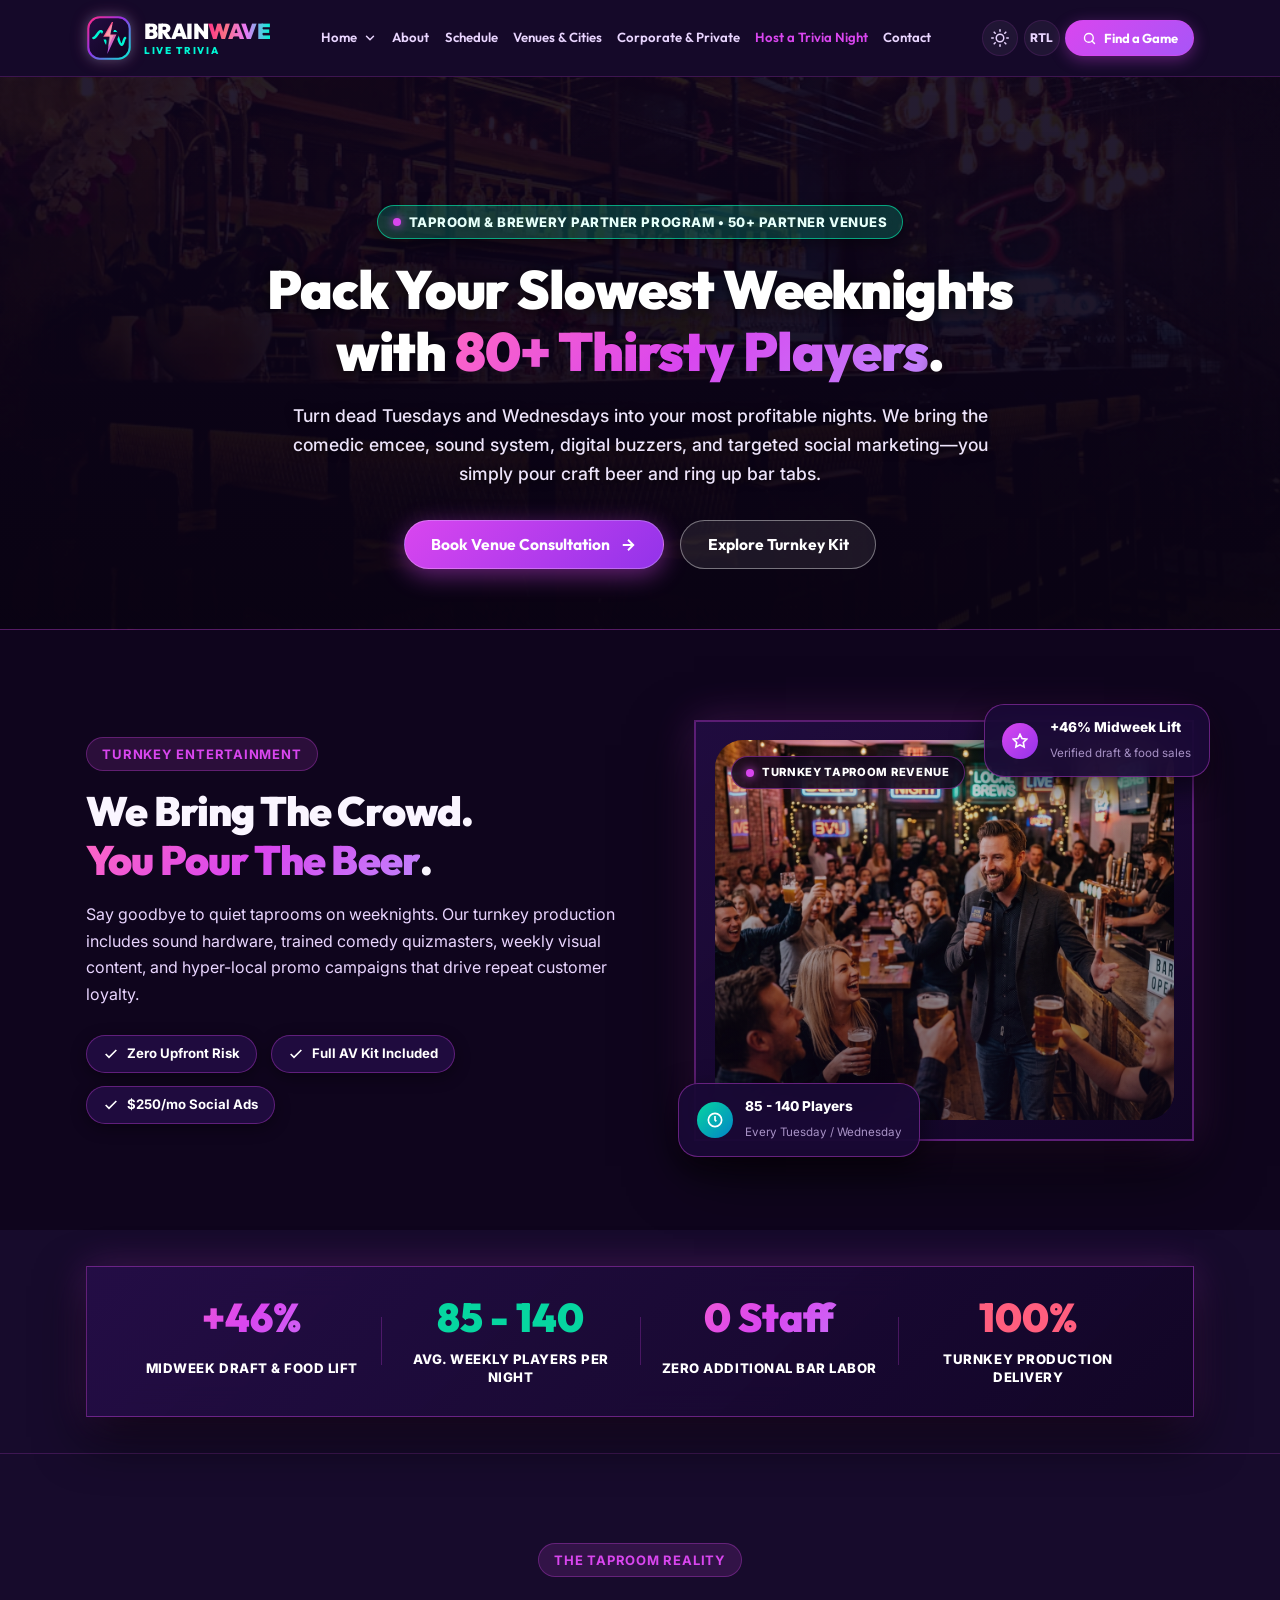
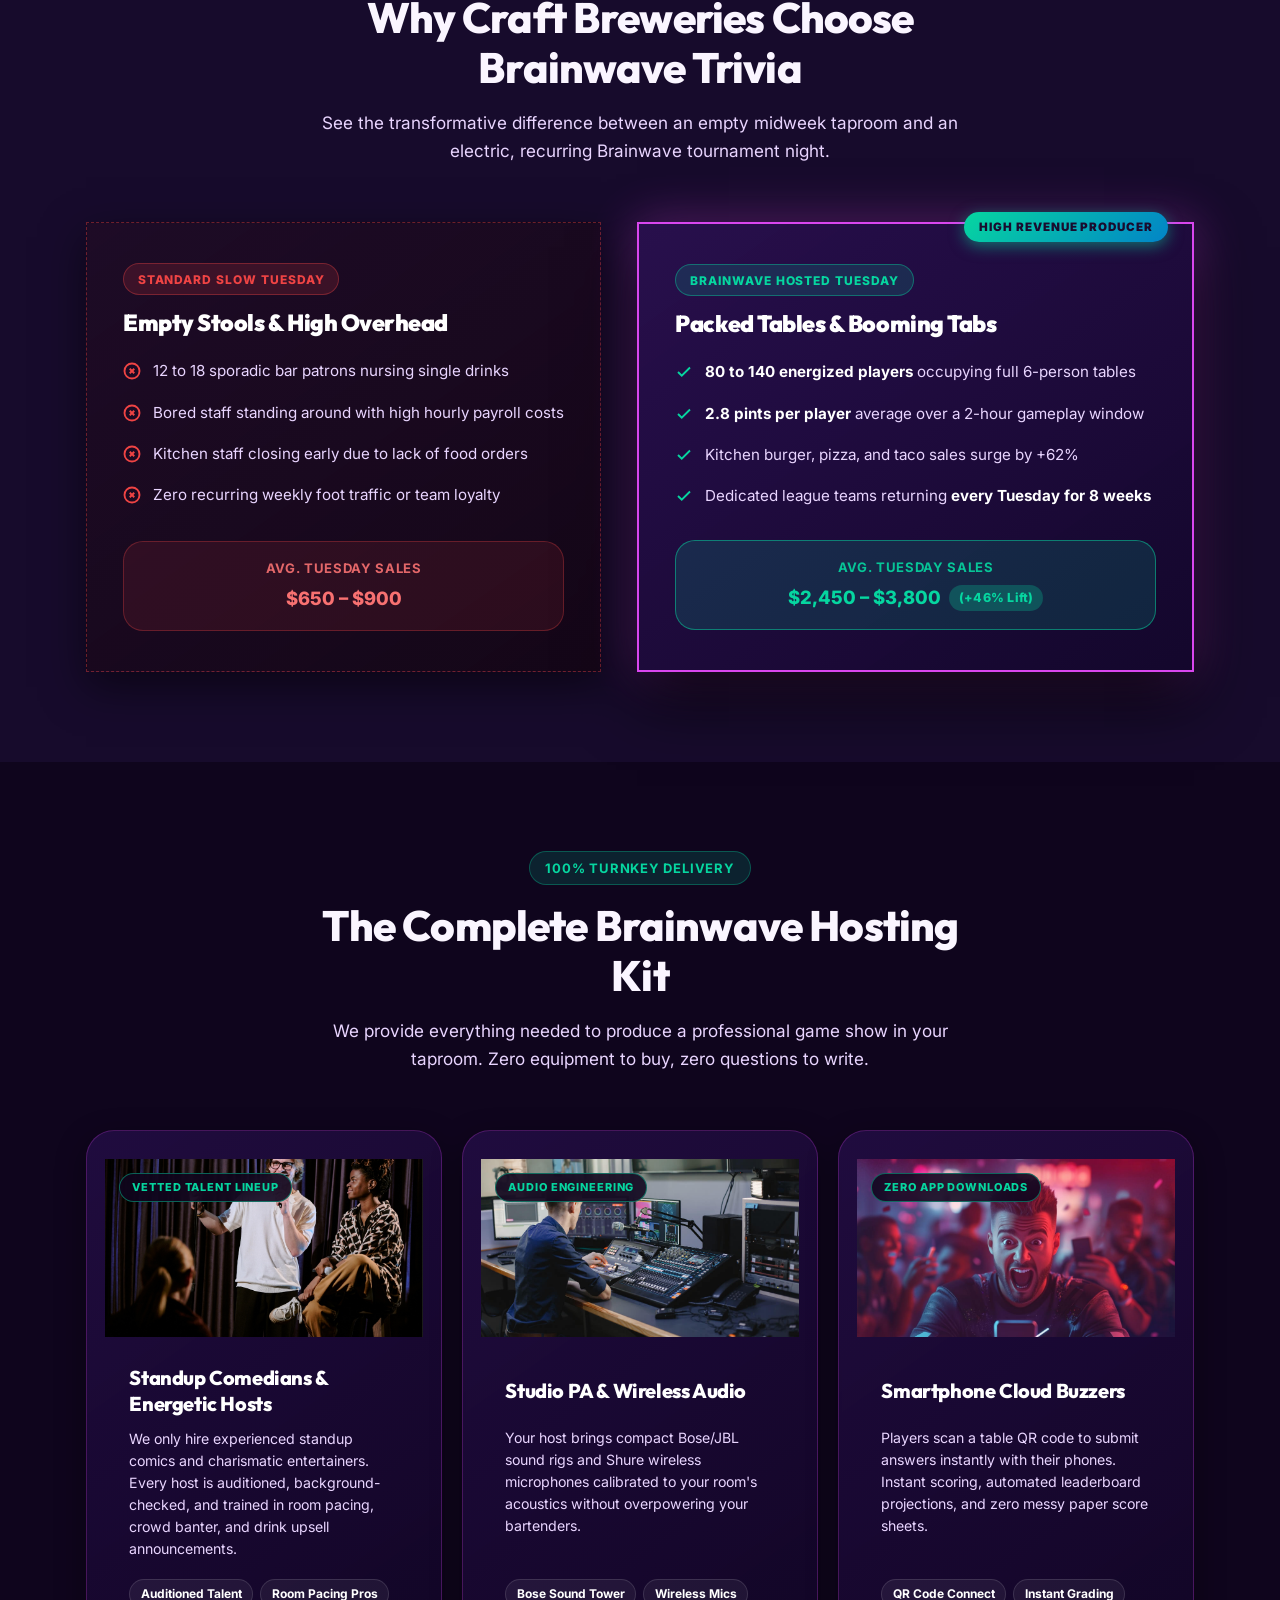
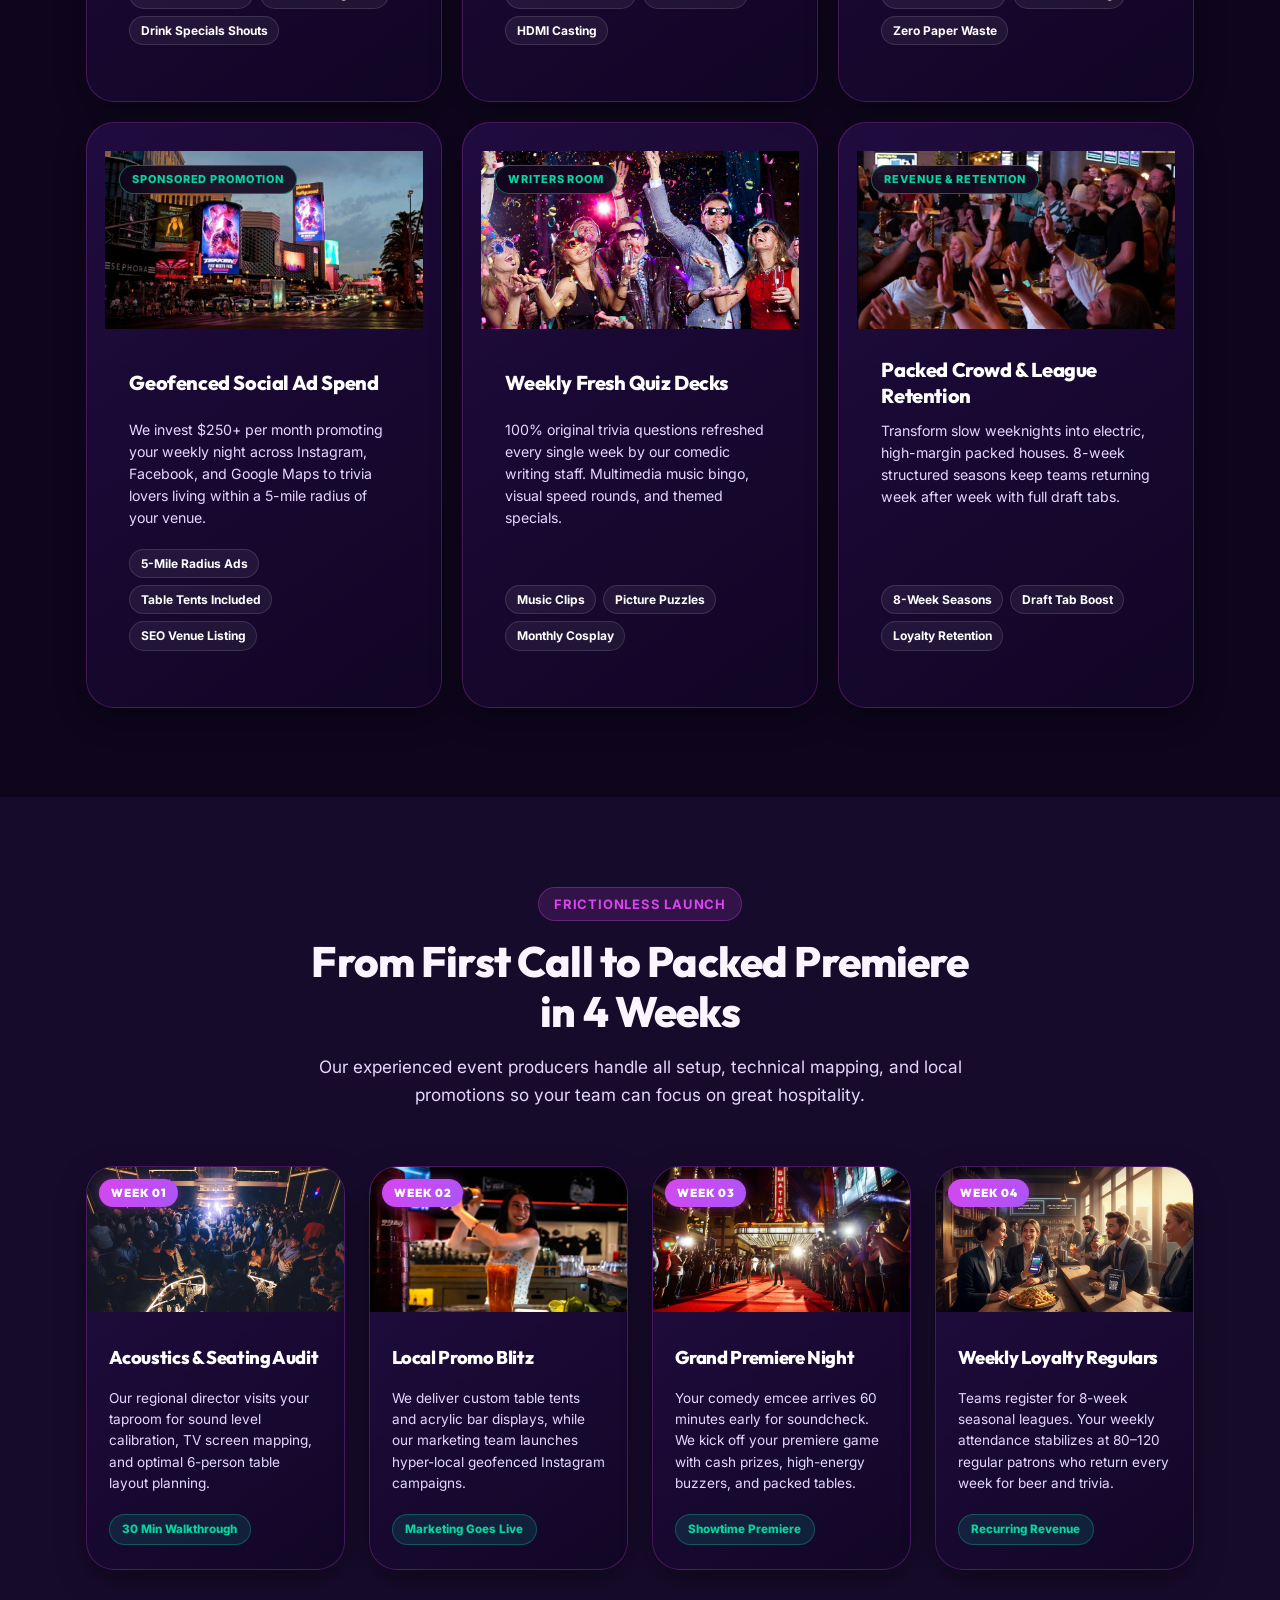
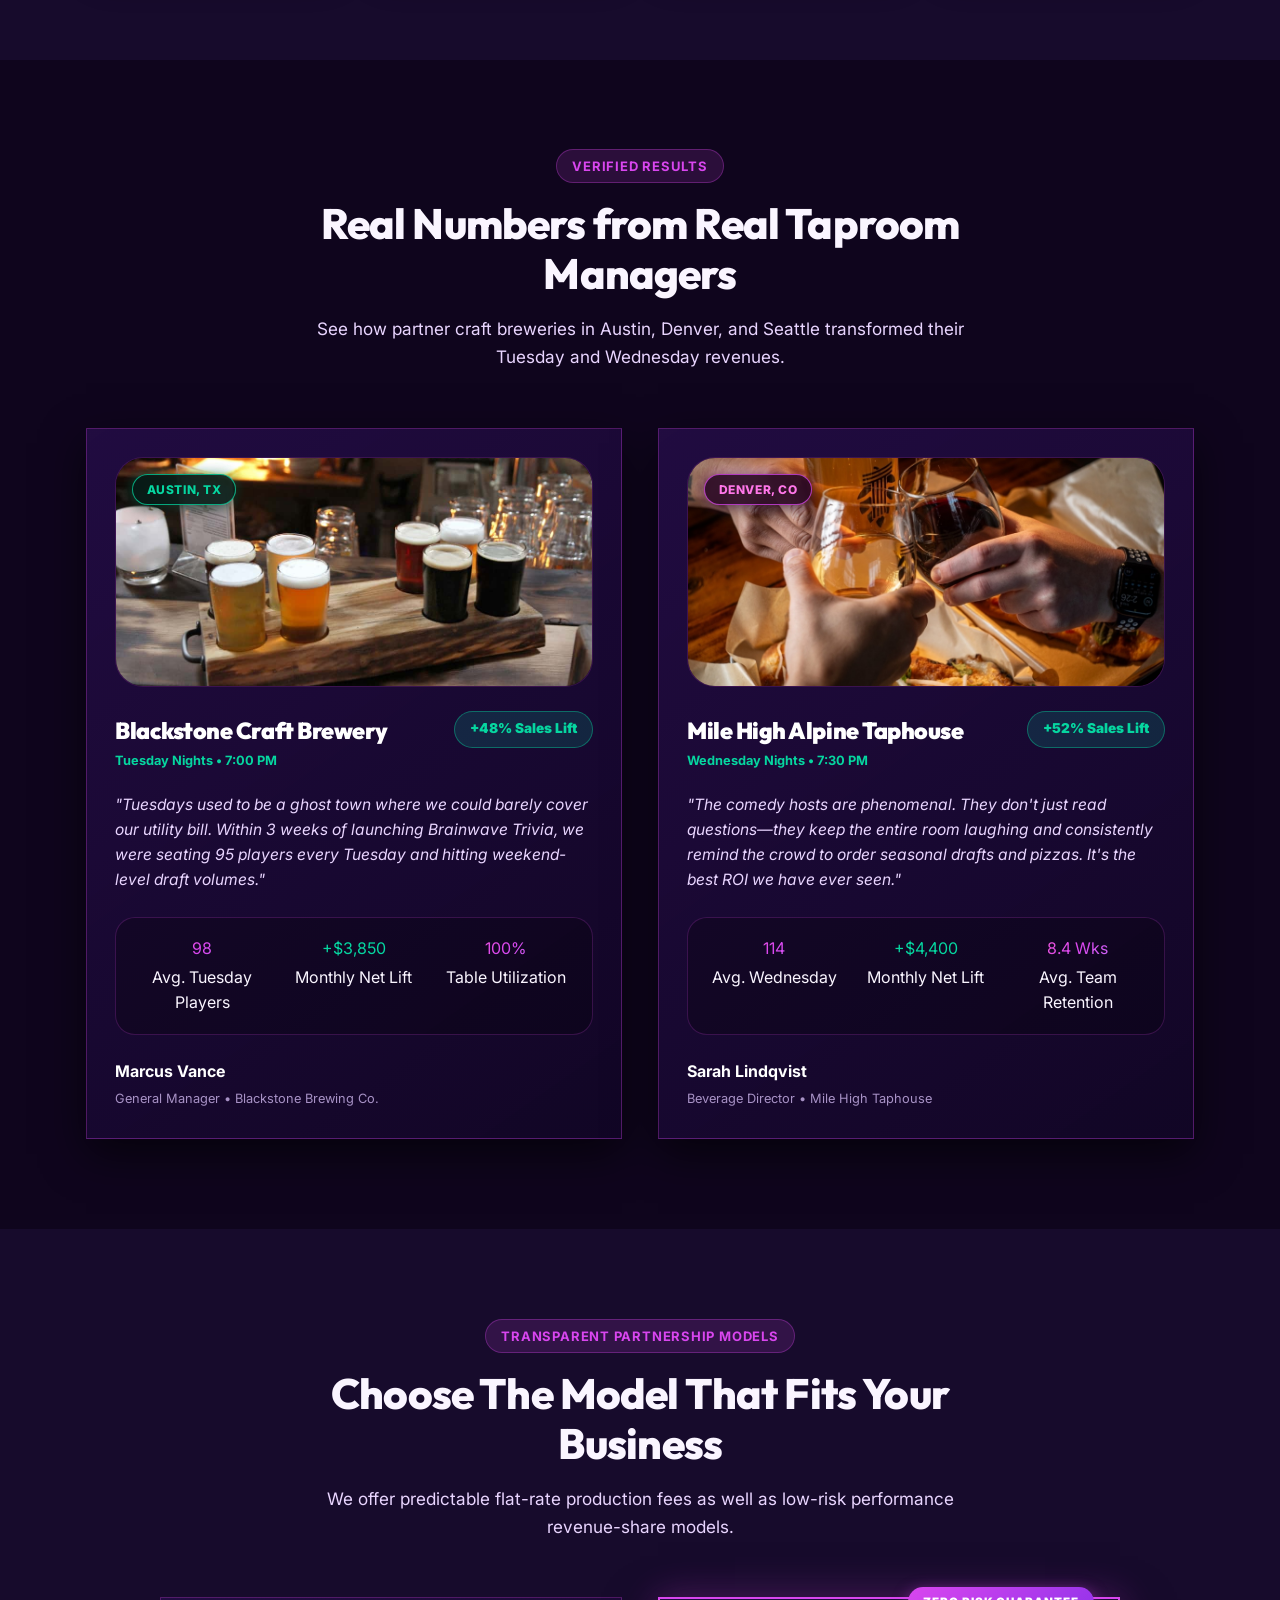
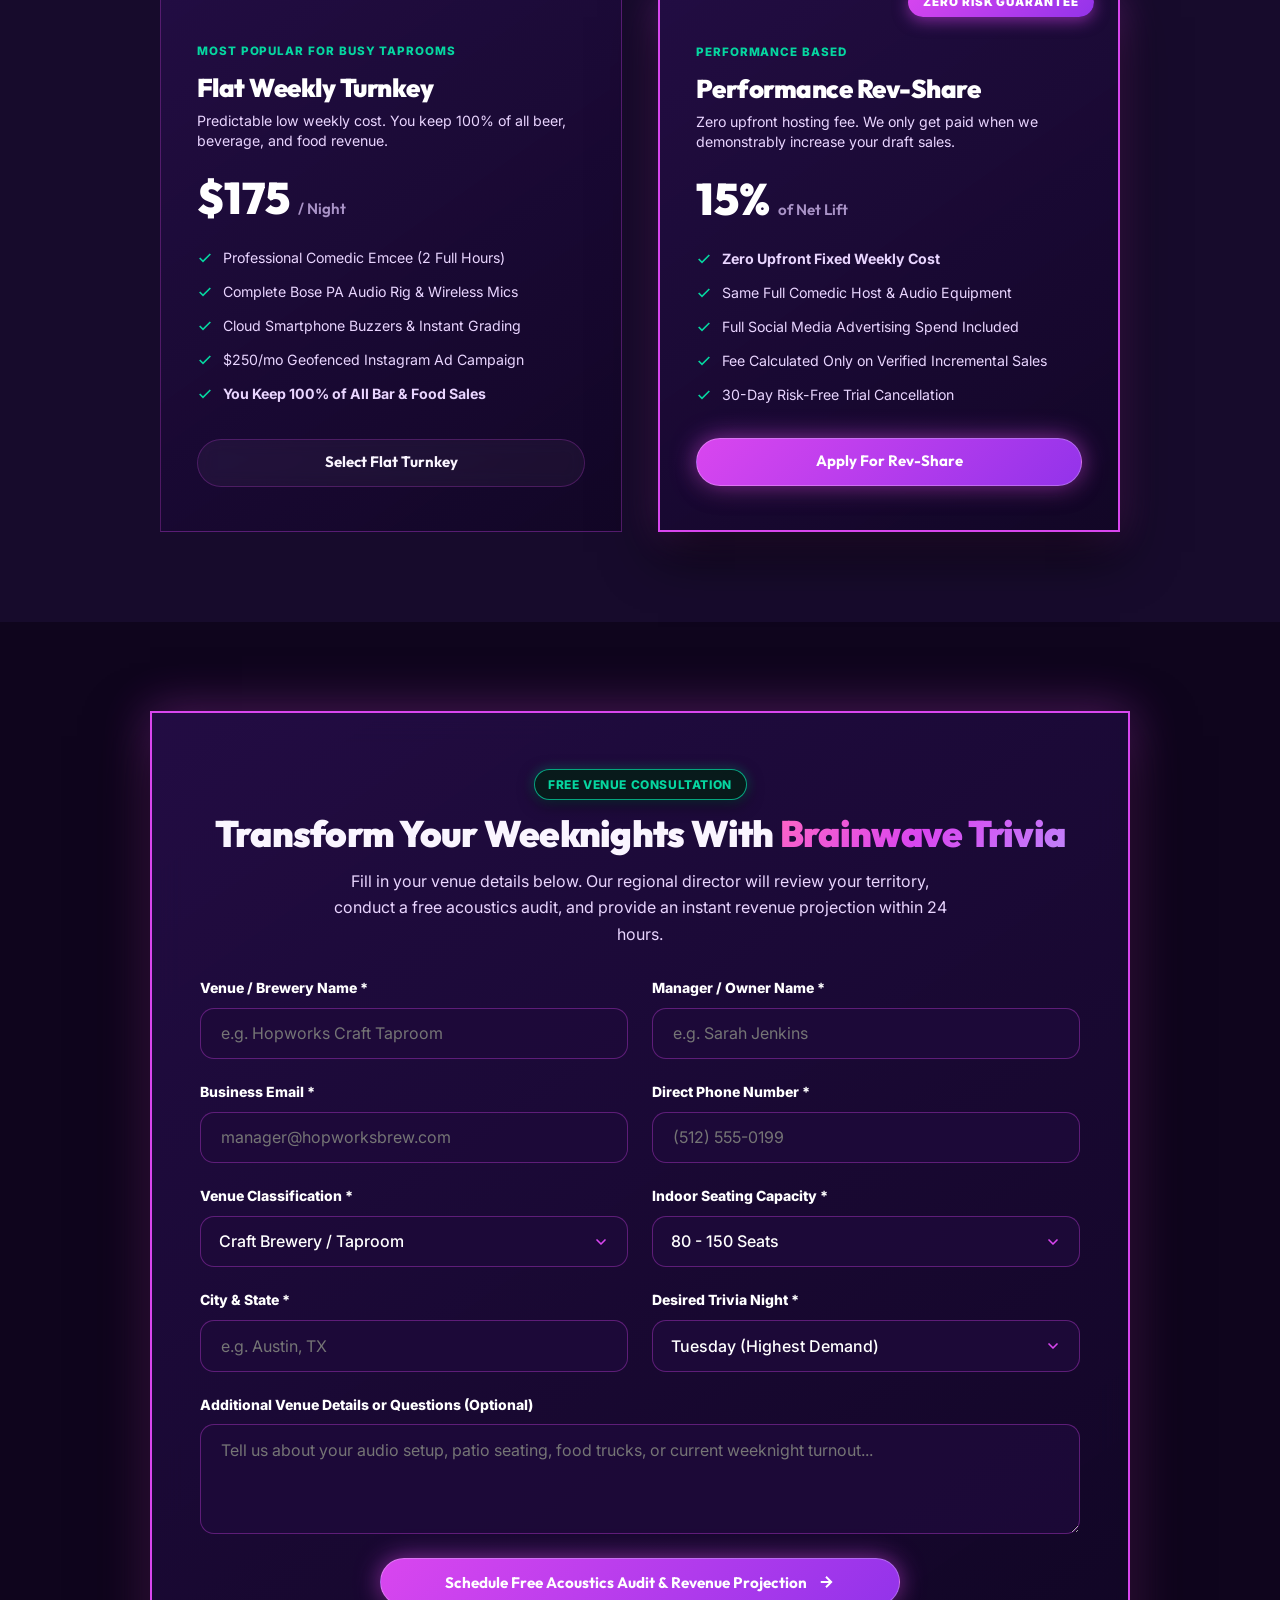
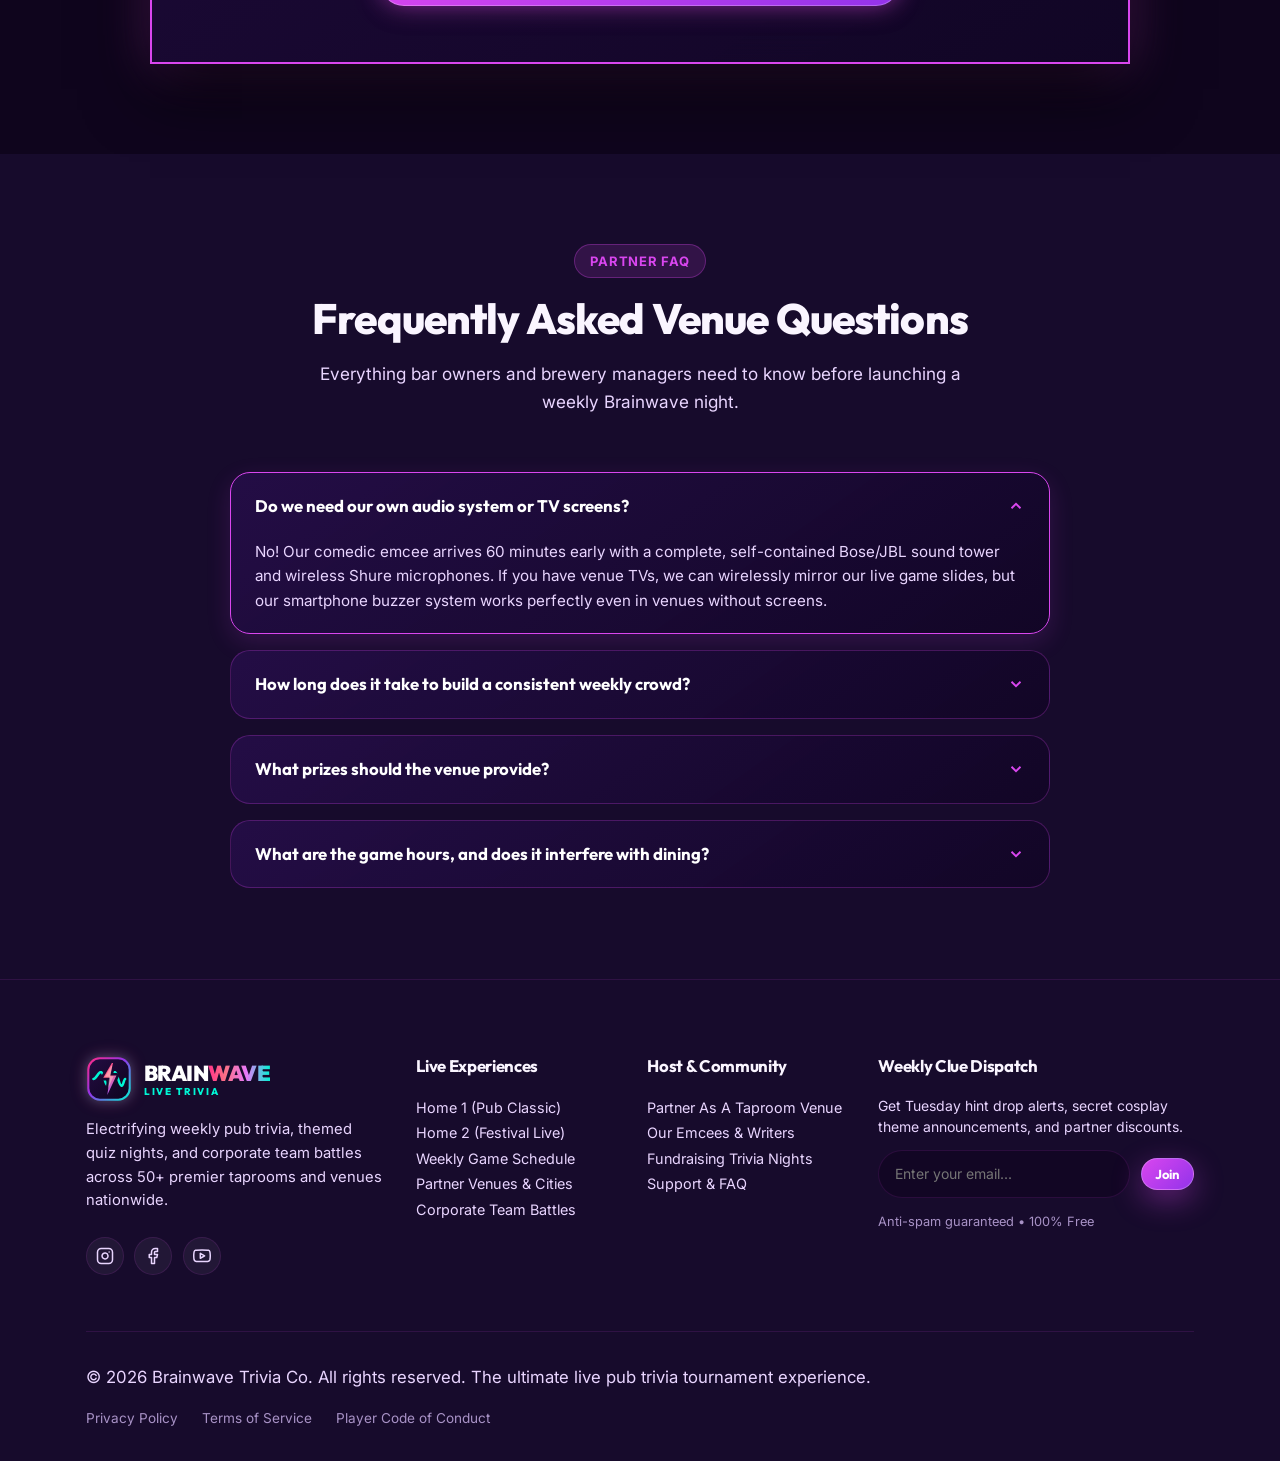
<file: host.html>
<!DOCTYPE html>
<html lang="en" data-theme="dark" dir="ltr">

<head>
  <meta charset="UTF-8">
  <meta name="viewport" content="width=device-width, initial-scale=1.0">
  <title>Host a Trivia Night — Partner As A Taproom Venue — Brainwave Trivia</title>
  <meta name="description"
    content="Pack your slowest weeknights with 80+ thirsty trivia players every week. Turnkey pub trivia hosting, comedic emcees, sound systems, and social marketing for craft breweries and taprooms.">

  <!-- Favicon -->
  <link rel="icon" id="siteFavicon" type="image/svg+xml" href="assets/images/icons/favicon.svg">

  <!-- Stylesheets -->
  <link rel="stylesheet" href="assets/css/style.css">
  <link rel="stylesheet" href="assets/css/responsive.css">
</head>

<body>

  <!-- Attractive Site Preloader -->
  <div class="site-preloader" id="sitePreloader" aria-hidden="true">
    <div class="preloader-inner">
      <div class="preloader-logo-ring">
        <div class="preloader-pulse-glow"></div>
        <svg class="preloader-svg" width="54" height="54" viewBox="0 0 40 40" fill="none"
          xmlns="http://www.w3.org/2000/svg">
          <rect x="2" y="2" width="36" height="36" rx="10" fill="url(#bwBgGrad)" stroke="url(#bwBorderGrad)"
            stroke-width="2" />
          <path d="M6.5 20C9 20 10.5 14 13 14C15.5 14 16.5 26 19 26C21.5 26 22.5 14 25 14C27.5 14 28.5 26 31 26C32.5 26 33 20 34 20"
            stroke="#00F5D4" stroke-width="2.2" stroke-linecap="round" stroke-linejoin="round" mask="url(#bwBoltMask)" />
          <polygon points="22.5 6 15 19 20.8 19 18.5 34 26.5 17 21 17 23.5 6" fill="url(#bwBoltGrad)" />
          <polygon points="22 8.5 16.5 18 20.2 18 19 28.5 24 17.5 21.2 17.5 22.8 8.5" fill="#FFFFFF" opacity="0.32" />
        </svg>
      </div>
      <div class="preloader-text-wrap">
        <span class="preloader-brand">BRAIN<span class="preloader-accent">WAVE</span></span>
        <span class="preloader-status">SYNCHRONIZING TRIVIA CIRCUIT...</span>
      </div>
      <div class="preloader-progress-track">
        <div class="preloader-progress-bar"></div>
      </div>
    </div>
  </div>

  <!-- Shared Global SVG Gradients & Negative-Space Mask for Brand Identity -->
  <svg style="position: absolute; width: 0; height: 0; overflow: hidden;" aria-hidden="true">
    <defs>
      <linearGradient id="bwBorderGrad" x1="0%" y1="0%" x2="100%" y2="100%">
        <stop offset="0%" stop-color="#FF2A85" />
        <stop offset="45%" stop-color="#9333EA" />
        <stop offset="100%" stop-color="#00F5D4" />
      </linearGradient>
      <linearGradient id="bwBgGrad" x1="0%" y1="0%" x2="100%" y2="100%">
        <stop offset="0%" stop-color="#240D42" />
        <stop offset="100%" stop-color="#0D031F" />
      </linearGradient>
      <linearGradient id="bwBoltGrad" x1="0%" y1="0%" x2="40%" y2="100%">
        <stop offset="0%" stop-color="#FF2E93" />
        <stop offset="50%" stop-color="#FB7185" />
        <stop offset="100%" stop-color="#A855F7" />
      </linearGradient>
      <!-- Aliases for backward compatibility -->
      <linearGradient id="bwGradPrimary" x1="0%" y1="0%" x2="100%" y2="100%">
        <stop offset="0%" stop-color="#FF2A85" />
        <stop offset="45%" stop-color="#9333EA" />
        <stop offset="100%" stop-color="#00F5D4" />
      </linearGradient>
      <linearGradient id="bwGradBolt" x1="0%" y1="0%" x2="40%" y2="100%">
        <stop offset="0%" stop-color="#FF2E93" />
        <stop offset="50%" stop-color="#FB7185" />
        <stop offset="100%" stop-color="#A855F7" />
      </linearGradient>
      <!-- Negative Space Cutout Mask to eliminate messy wave/bolt overlap -->
      <mask id="bwBoltMask">
        <rect width="40" height="40" fill="#FFFFFF" />
        <polygon points="22.5 6 15 19 20.8 19 18.5 34 26.5 17 21 17 23.5 6" fill="#000000" stroke="#000000" stroke-width="4.5" stroke-linejoin="round" />
      </mask>
    </defs>
  </svg>

  <!-- Header / Navbar (7 Main Pages) -->
  <header class="site-header" id="mainHeader">
    <div class="container">
      <div class="navbar-inner">

        <!-- Redesigned Attractive Brand Logo (Brainwave + Quiz Lightning) -->
        <a href="index.html" class="brand-logo" aria-label="Brainwave Trivia Home">
          <div class="brand-logo-badge">
            <svg class="brand-logo-svg" width="38" height="38" viewBox="0 0 40 40" fill="none"
              xmlns="http://www.w3.org/2000/svg">
              <rect x="2" y="2" width="36" height="36" rx="10" fill="url(#bwBgGrad)" stroke="url(#bwBorderGrad)"
                stroke-width="1.8" />
              <path d="M6.5 20C9 20 10.5 14 13 14C15.5 14 16.5 26 19 26C21.5 26 22.5 14 25 14C27.5 14 28.5 26 31 26C32.5 26 33 20 34 20"
                stroke="#00F5D4" stroke-width="2.2" stroke-linecap="round" stroke-linejoin="round" mask="url(#bwBoltMask)" />
              <polygon points="22.5 6 15 19 20.8 19 18.5 34 26.5 17 21 17 23.5 6" fill="url(#bwBoltGrad)" />
              <polygon points="22 8.5 16.5 18 20.2 18 19 28.5 24 17.5 21.2 17.5 22.8 8.5" fill="#FFFFFF" opacity="0.32" />
            </svg>
          </div>
          <div class="brand-logo-text">
            <span class="brand-title">BRAIN<span class="brand-accent">WAVE</span></span>
            <span class="brand-tagline">LIVE TRIVIA</span>
          </div>
        </a>

        <!-- Desktop Navigation Menu (7 Main Pages) -->
        <nav class="nav-menu" aria-label="Main Navigation">

          <!-- 1. Home Dropdown (Home 1 & Home 2) -->
          <div class="nav-item dropdown">
            <a href="index.html" class="nav-link" aria-haspopup="true" aria-expanded="false">
              <span>Home</span>
              <svg class="dropdown-chevron" width="14" height="14" viewBox="0 0 24 24" fill="none" stroke="currentColor"
                stroke-width="2.5" stroke-linecap="round" stroke-linejoin="round">
                <polyline points="6 9 12 15 18 9"></polyline>
              </svg>
            </a>
            <div class="dropdown-menu">
              <a href="index.html" class="dropdown-link">
                <span>Home 1 (Pub Classic)</span>
                <span class="dropdown-badge">Popular</span>
              </a>
              <a href="home-2.html" class="dropdown-link">
                <span>Home 2 (Festival Live)</span>
                <span class="dropdown-badge">New</span>
              </a>
            </div>
          </div>

          <!-- 2. About -->
          <div class="nav-item">
            <a href="about.html" class="nav-link">About</a>
          </div>

          <!-- 3. Schedule -->
          <div class="nav-item">
            <a href="schedule.html" class="nav-link">Schedule</a>
          </div>

          <!-- 4. Venues & Cities -->
          <div class="nav-item">
            <a href="venues.html" class="nav-link">Venues &amp; Cities</a>
          </div>

          <!-- 5. Corporate & Private Events -->
          <div class="nav-item">
            <a href="events.html" class="nav-link">Corporate &amp; Private</a>
          </div>

          <!-- 6. Host a Trivia Night (ACTIVE) -->
          <div class="nav-item active">
            <a href="host.html" class="nav-link">Host a Trivia Night</a>
          </div>

          <!-- 7. Contact -->
          <div class="nav-item">
            <a href="contact.html" class="nav-link">Contact</a>
          </div>

        </nav>

        <!-- Navbar Actions -->
        <div class="navbar-actions">

          <!-- Theme Toggle -->
          <button type="button" class="theme-toggle-btn" aria-label="Toggle Light/Dark Theme" title="Toggle Theme">
            <svg width="18" height="18" viewBox="0 0 24 24" fill="none" stroke="currentColor" stroke-width="2"
              stroke-linecap="round" stroke-linejoin="round">
              <circle cx="12" cy="12" r="5"></circle>
              <line x1="12" y1="1" x2="12" y2="3"></line>
              <line x1="12" y1="21" x2="12" y2="23"></line>
              <line x1="4.22" y1="4.22" x2="5.64" y2="5.64"></line>
              <line x1="18.36" y1="18.36" x2="19.78" y2="19.78"></line>
              <line x1="1" y1="12" x2="3" y2="12"></line>
              <line x1="21" y1="12" x2="23" y2="12"></line>
              <line x1="4.22" y1="19.78" x2="5.64" y2="18.36"></line>
              <line x1="18.36" y1="5.64" x2="19.78" y2="4.22"></line>
            </svg>
          </button>

          <!-- RTL Toggle -->
          <button type="button" class="rtl-toggle-btn" aria-label="Toggle RTL Direction" title="Toggle RTL/LTR">
            <span style="font-size:0.75rem; font-weight:800;">RTL</span>
          </button>

          <!-- Primary CTA -->
          <a href="schedule.html" class="btn btn-primary btn-sm" id="navPrimaryCta">
            <svg width="15" height="15" viewBox="0 0 24 24" fill="none" stroke="currentColor" stroke-width="2.2" stroke-linecap="round" stroke-linejoin="round">
              <circle cx="11" cy="11" r="7"></circle>
              <line x1="20" y1="20" x2="16" y2="16"></line>
            </svg>
            <span>Find a Game</span>
          </a>

          <!-- Mobile Hamburger Toggle -->
          <button type="button" class="mobile-nav-toggle" aria-label="Open Navigation Menu" aria-expanded="false">
            <svg width="22" height="22" viewBox="0 0 24 24" fill="none" stroke="currentColor" stroke-width="2.5"
              stroke-linecap="round" stroke-linejoin="round">
              <line x1="3" y1="12" x2="21" y2="12"></line>
              <line x1="3" y1="6" x2="21" y2="6"></line>
              <line x1="3" y1="18" x2="21" y2="18"></line>
            </svg>
          </button>

        </div>

      </div>
    </div>
  </header>

  <!-- Mobile Menu Overlay & Drawer -->
  <div class="mobile-menu-overlay" id="mobileOverlay"></div>
  <aside class="mobile-nav-drawer" id="mobileDrawer" aria-label="Mobile Navigation">
    <div class="mobile-drawer-header">
      <a href="index.html" class="brand-logo" aria-label="Brainwave Trivia Home">
        <div class="brand-logo-badge">
          <svg class="brand-logo-svg" width="34" height="34" viewBox="0 0 40 40" fill="none"
            xmlns="http://www.w3.org/2000/svg">
            <rect x="2" y="2" width="36" height="36" rx="10" fill="url(#bwBgGrad)" stroke="url(#bwBorderGrad)"
              stroke-width="1.8" />
            <path d="M6.5 20C9 20 10.5 14 13 14C15.5 14 16.5 26 19 26C21.5 26 22.5 14 25 14C27.5 14 28.5 26 31 26C32.5 26 33 20 34 20"
              stroke="#00F5D4" stroke-width="2.2" stroke-linecap="round" stroke-linejoin="round" mask="url(#bwBoltMask)" />
            <polygon points="22.5 6 15 19 20.8 19 18.5 34 26.5 17 21 17 23.5 6" fill="url(#bwBoltGrad)" />
            <polygon points="22 8.5 16.5 18 20.2 18 19 28.5 24 17.5 21.2 17.5 22.8 8.5" fill="#FFFFFF" opacity="0.32" />
          </svg>
        </div>
        <div class="brand-logo-text">
          <span class="brand-title">BRAIN<span class="brand-accent">WAVE</span></span>
          <span class="brand-tagline">LIVE TRIVIA</span>
        </div>
      </a>
      <button type="button" class="mobile-drawer-close" aria-label="Close Mobile Navigation">
        <svg width="20" height="20" viewBox="0 0 24 24" fill="none" stroke="currentColor" stroke-width="2.5"
          stroke-linecap="round" stroke-linejoin="round">
          <line x1="18" y1="6" x2="6" y2="18"></line>
          <line x1="6" y1="6" x2="18" y2="18"></line>
        </svg>
      </button>
    </div>

    <!-- Mobile Nav Links -->
    <div class="mobile-nav-list">
      <!-- Home Accordion -->
      <div class="mobile-nav-item">
        <button type="button" class="mobile-nav-link mobile-dropdown-btn" aria-expanded="false">
          <span>Home</span>
          <svg class="dropdown-chevron" width="16" height="16" viewBox="0 0 24 24" fill="none" stroke="currentColor"
            stroke-width="2.5" stroke-linecap="round" stroke-linejoin="round">
            <polyline points="6 9 12 15 18 9"></polyline>
          </svg>
        </button>
        <div class="mobile-dropdown-menu">
          <a href="index.html" class="mobile-dropdown-link">
            <span>Home 1 (Pub Classic)</span>
            <span class="dropdown-badge">Popular</span>
          </a>
          <a href="home-2.html" class="mobile-dropdown-link">
            <span>Home 2 (Festival Live)</span>
            <span class="dropdown-badge">New</span>
          </a>
        </div>
      </div>
      <div class="mobile-nav-item">
        <a href="about.html" class="mobile-nav-link">About</a>
      </div>
      <div class="mobile-nav-item">
        <a href="schedule.html" class="mobile-nav-link">Schedule</a>
      </div>
      <div class="mobile-nav-item">
        <a href="venues.html" class="mobile-nav-link">Venues &amp; Cities</a>
      </div>
      <div class="mobile-nav-item">
        <a href="events.html" class="mobile-nav-link">Corporate &amp; Private</a>
      </div>
      <div class="mobile-nav-item">
        <a href="host.html" class="mobile-nav-link active">Host a Trivia Night</a>
      </div>
      <div class="mobile-nav-item">
        <a href="contact.html" class="mobile-nav-link">Contact</a>
      </div>
    </div>

    <div class="mobile-drawer-footer">
      <a href="schedule.html" class="btn btn-primary" style="width:100%; justify-content:center;">
        <svg width="16" height="16" viewBox="0 0 24 24" fill="none" stroke="currentColor" stroke-width="2.2" stroke-linecap="round" stroke-linejoin="round" style="margin-right: 0.5rem;">
          <circle cx="11" cy="11" r="7"></circle>
          <line x1="20" y1="20" x2="16" y2="16"></line>
        </svg>
        <span>Find a Game</span>
      </a>
    </div>
  </aside>

  <!-- Main Content: Host a Trivia Night (Venue Partner Hub) -->
  <main id="mainContent">

    <!-- =========================================================================
         SECTION 1: HERO TAPROOM PARTNER PAGE BANNER
         ========================================================================= -->
    <section class="page-hero-banner host-hero-banner" id="hostHero">
      <div class="hero-ambient-orb host-orb-1" aria-hidden="true"></div>
      <div class="hero-ambient-orb host-orb-2" aria-hidden="true"></div>

      <div class="container">
        <div class="page-hero-content reveal-on-scroll">
          <div class="section-tag tag-cyan">
            <span class="pulse-dot"></span>
            <span>Taproom &amp; Brewery Partner Program &bull; 50+ Partner Venues</span>
          </div>

          <h1 class="page-hero-title">
            Pack Your Slowest Weeknights with <span class="text-gradient-brand">80+ Thirsty Players</span>.
          </h1>

          <p class="page-hero-subtitle">
            Turn dead Tuesdays and Wednesdays into your most profitable nights. We bring the comedic emcee, sound
            system, digital buzzers, and targeted social marketing—you simply pour craft beer and ring up bar tabs.
          </p>

          <div class="hero-actions page-hero-actions">
            <a href="#partnerInquiry" class="btn btn-primary btn-lg glow-btn">
              <span>Book Venue Consultation</span>
              <svg width="18" height="18" viewBox="0 0 24 24" fill="none" stroke="currentColor" stroke-width="2.5">
                <line x1="5" y1="12" x2="19" y2="12"></line>
                <polyline points="12 5 19 12 12 19"></polyline>
              </svg>
            </a>
            <a href="#turnkeyKit" class="btn btn-outline btn-lg">
              <span>Explore Turnkey Kit</span>
            </a>
          </div>
        </div>
      </div>
    </section>

    <!-- =========================================================================
         SECTION 2: TAPROOM REVENUE SHOWCASE
         ========================================================================= -->
    <section class="section-py" id="hostShowcase">
      <div class="container">
        <div class="host-hero-grid reveal-on-scroll">

          <!-- Left Column: Story Copy, CTAs & Highlight Badges -->
          <div class="host-hero-left">
            <div class="section-tag tag-magenta" style="margin-bottom: 1rem;">
              <span>Turnkey Entertainment</span>
            </div>

            <h2
              style="font-size: clamp(1.9rem, 3.2vw, 2.6rem); font-weight: 900; line-height: 1.2; margin-bottom: 1rem;">
              We Bring The Crowd. <span class="text-gradient-brand">You Pour The Beer</span>.
            </h2>

            <p style="font-size: 1rem; color: var(--text-secondary); line-height: 1.65; margin-bottom: 1.75rem;">
              Say goodbye to quiet taprooms on weeknights. Our turnkey production includes sound hardware, trained
              comedy quizmasters, weekly visual content, and hyper-local promo campaigns that drive repeat customer
              loyalty.
            </p>

            <div class="host-hero-highlights">
              <div class="host-highlight-badge">
                <svg width="16" height="16" viewBox="0 0 24 24" fill="none" stroke="currentColor" stroke-width="2.5">
                  <polyline points="20 6 9 17 4 12"></polyline>
                </svg>
                <span>Zero Upfront Risk</span>
              </div>
              <div class="host-highlight-badge">
                <svg width="16" height="16" viewBox="0 0 24 24" fill="none" stroke="currentColor" stroke-width="2.5">
                  <polyline points="20 6 9 17 4 12"></polyline>
                </svg>
                <span>Full AV Kit Included</span>
              </div>
              <div class="host-highlight-badge">
                <svg width="16" height="16" viewBox="0 0 24 24" fill="none" stroke="currentColor" stroke-width="2.5">
                  <polyline points="20 6 9 17 4 12"></polyline>
                </svg>
                <span>$250/mo Social Ads</span>
              </div>
            </div>
          </div>

          <!-- Right Column: Visual Taproom Showcase Card -->
          <div class="host-hero-right">
            <div class="host-visual-card">
              <div class="host-visual-media">
                <img src="assets/images/host/hero-host-taproom-live-showcase.webp"
                  alt="Packed taproom during Brainwave trivia night" width="560" height="420" loading="eager">
                <div class="host-visual-overlay"></div>
                <div class="host-visual-badge">
                  <span class="pulse-dot"></span>
                  <span>TURNKEY TAPROOM REVENUE</span>
                </div>
              </div>

              <!-- Floating Glass Badge 1: Top Right -->
              <div class="host-float-badge float-badge-top">
                <div class="float-badge-icon" style="background:linear-gradient(135deg,#D946EF,#9333EA);">
                  <svg width="16" height="16" viewBox="0 0 24 24" fill="none" stroke="#FFFFFF" stroke-width="2.5">
                    <polygon
                      points="12 2 15.09 8.26 22 9.27 17 14.14 18.18 21.02 12 17.77 5.82 21.02 7 14.14 2 9.27 8.91 8.26 12 2">
                    </polygon>
                  </svg>
                </div>
                <div>
                  <strong>+46% Midweek Lift</strong>
                  <span>Verified draft &amp; food sales</span>
                </div>
              </div>

              <!-- Floating Glass Badge 2: Bottom Left -->
              <div class="host-float-badge float-badge-bottom">
                <div class="float-badge-icon" style="background:linear-gradient(135deg,#06D6A0,#0284C7);">
                  <svg width="16" height="16" viewBox="0 0 24 24" fill="none" stroke="#FFFFFF" stroke-width="2.5">
                    <circle cx="12" cy="12" r="10"></circle>
                    <polyline points="12 6 12 12 14 14"></polyline>
                  </svg>
                </div>
                <div>
                  <strong>85 - 140 Players</strong>
                  <span>Every Tuesday / Wednesday</span>
                </div>
              </div>
            </div>
          </div>

        </div>
      </div>
    </section>

    <!-- Proof Metric Banner Strip -->
    <section class="section-metric-strip"
      style="background-color: var(--bg-surface); padding: 2.25rem 0; border-bottom: 1px solid rgba(217, 70, 239, 0.2);">
      <div class="container">
        <div class="host-metric-banner reveal-on-scroll" style="margin-top: 0;">
          <div class="host-metric-item">
            <span class="metric-num text-gradient-brand">+46%</span>
            <span class="metric-label">Midweek Draft &amp; Food Lift</span>
          </div>
          <div class="metric-divider"></div>
          <div class="host-metric-item">
            <span class="metric-num text-mint">85 - 140</span>
            <span class="metric-label">Avg. Weekly Players Per Night</span>
          </div>
          <div class="metric-divider"></div>
          <div class="host-metric-item">
            <span class="metric-num text-gradient-brand">0 Staff</span>
            <span class="metric-label">Zero Additional Bar Labor</span>
          </div>
          <div class="metric-divider"></div>
          <div class="host-metric-item">
            <span class="metric-num text-coral">100%</span>
            <span class="metric-label">Turnkey Production Delivery</span>
          </div>
        </div>
      </div>
    </section>

    <!-- =========================================================================
         SECTION 2: SLOW TUESDAY VS. BRAINWAVE TUESDAY (SPLIT COMPARISON)
         ========================================================================= -->
    <section class="section-py" id="comparisonSection" style="background-color: var(--bg-surface);">
      <div class="container">

        <div class="section-header reveal-on-scroll">
          <div class="section-tag tag-magenta">
            <span>The Taproom Reality</span>
          </div>
          <h2 class="section-title">Why Craft Breweries Choose Brainwave Trivia</h2>
          <p class="section-desc">
            See the transformative difference between an empty midweek taproom and an electric, recurring Brainwave
            tournament night.
          </p>
        </div>

        <div class="comparison-cards-grid reveal-on-scroll">

          <!-- Left: Standard Slow Tuesday -->
          <div class="comparison-card comp-card-old">
            <div class="comp-header">
              <span class="comp-badge comp-badge-old">STANDARD SLOW TUESDAY</span>
              <h3 class="comp-title">Empty Stools &amp; High Overhead</h3>
            </div>
            <ul class="comp-list comp-list-old">
              <li>
                <svg width="18" height="18" viewBox="0 0 24 24" fill="none" stroke="#EF4444" stroke-width="2.5">
                  <circle cx="12" cy="12" r="10"></circle>
                  <line x1="15" y1="9" x2="9" y2="15"></line>
                  <line x1="9" y1="9" x2="15" y2="15"></line>
                </svg>
                <span>12 to 18 sporadic bar patrons nursing single drinks</span>
              </li>
              <li>
                <svg width="18" height="18" viewBox="0 0 24 24" fill="none" stroke="#EF4444" stroke-width="2.5">
                  <circle cx="12" cy="12" r="10"></circle>
                  <line x1="15" y1="9" x2="9" y2="15"></line>
                  <line x1="9" y1="9" x2="15" y2="15"></line>
                </svg>
                <span>Bored staff standing around with high hourly payroll costs</span>
              </li>
              <li>
                <svg width="18" height="18" viewBox="0 0 24 24" fill="none" stroke="#EF4444" stroke-width="2.5">
                  <circle cx="12" cy="12" r="10"></circle>
                  <line x1="15" y1="9" x2="9" y2="15"></line>
                  <line x1="9" y1="9" x2="15" y2="15"></line>
                </svg>
                <span>Kitchen staff closing early due to lack of food orders</span>
              </li>
              <li>
                <svg width="18" height="18" viewBox="0 0 24 24" fill="none" stroke="#EF4444" stroke-width="2.5">
                  <circle cx="12" cy="12" r="10"></circle>
                  <line x1="15" y1="9" x2="9" y2="15"></line>
                  <line x1="9" y1="9" x2="15" y2="15"></line>
                </svg>
                <span>Zero recurring weekly foot traffic or team loyalty</span>
              </li>
            </ul>
            <div class="comp-bottom-stat comp-stat-old">
              <div class="comp-stat-label">Avg. Tuesday Sales</div>
              <div class="comp-stat-val">$650 &ndash; $900</div>
            </div>
          </div>

          <!-- Right: Brainwave Hosted Tuesday (VIP Featured) -->
          <div class="comparison-card comp-card-new">
            <div class="comp-featured-ribbon">HIGH REVENUE PRODUCER</div>
            <div class="comp-header">
              <span class="comp-badge comp-badge-new">BRAINWAVE HOSTED TUESDAY</span>
              <h3 class="comp-title">Packed Tables &amp; Booming Tabs</h3>
            </div>
            <ul class="comp-list comp-list-new">
              <li>
                <svg width="18" height="18" viewBox="0 0 24 24" fill="none" stroke="#06D6A0" stroke-width="2.5">
                  <polyline points="20 6 9 17 4 12"></polyline>
                </svg>
                <span><strong>80 to 140 energized players</strong> occupying full 6-person tables</span>
              </li>
              <li>
                <svg width="18" height="18" viewBox="0 0 24 24" fill="none" stroke="#06D6A0" stroke-width="2.5">
                  <polyline points="20 6 9 17 4 12"></polyline>
                </svg>
                <span><strong>2.8 pints per player</strong> average over a 2-hour gameplay window</span>
              </li>
              <li>
                <svg width="18" height="18" viewBox="0 0 24 24" fill="none" stroke="#06D6A0" stroke-width="2.5">
                  <polyline points="20 6 9 17 4 12"></polyline>
                </svg>
                <span>Kitchen burger, pizza, and taco sales surge by +62%</span>
              </li>
              <li>
                <svg width="18" height="18" viewBox="0 0 24 24" fill="none" stroke="#06D6A0" stroke-width="2.5">
                  <polyline points="20 6 9 17 4 12"></polyline>
                </svg>
                <span>Dedicated league teams returning <strong>every Tuesday for 8 weeks</strong></span>
              </li>
            </ul>
            <div class="comp-bottom-stat comp-stat-new">
              <div class="comp-stat-label">Avg. Tuesday Sales</div>
              <div class="comp-stat-val">
                <span>$2,450 &ndash; $3,800</span>
                <span class="comp-stat-badge">(+46% Lift)</span>
              </div>
            </div>
          </div>

        </div>

      </div>
    </section>

    <!-- =========================================================================
         SECTION 3: WHAT'S IN THE TURNKEY HOSTING KIT (BENTO BOX GRID)
         ========================================================================= -->
    <section class="section-py" id="turnkeyKit">
      <div class="container">

        <div class="section-header reveal-on-scroll">
          <div class="section-tag tag-mint">
            <span>100% Turnkey Delivery</span>
          </div>
          <h2 class="section-title">The Complete Brainwave Hosting Kit</h2>
          <p class="section-desc">
            We provide everything needed to produce a professional game show in your taproom. Zero equipment to buy,
            zero questions to write.
          </p>
        </div>

        <div class="turnkey-bento-grid reveal-on-scroll">

          <!-- Bento Item 1: Pro Emcees -->
          <div class="bento-kit-card">
            <div class="bento-kit-media">
              <img src="assets/images/host/kit-standup-hosts.jpg" alt="Standup Comedians &amp; Energetic Hosts"
                width="600" height="340" loading="lazy">
              <span class="bento-tag">VETTED TALENT LINEUP</span>
            </div>
            <div class="bento-kit-body">
              <h3 class="bento-title">Standup Comedians &amp; Energetic Hosts</h3>
              <p class="bento-desc">
                We only hire experienced standup comics and charismatic entertainers. Every host is auditioned,
                background-checked, and trained in room pacing, crowd banter, and drink upsell announcements.
              </p>
              <div class="bento-pill-list">
                <span>Auditioned Talent</span>
                <span>Room Pacing Pros</span>
                <span>Drink Specials Shouts</span>
              </div>
            </div>
          </div>

          <!-- Bento Item 2: PA Sound Rig -->
          <div class="bento-kit-card">
            <div class="bento-kit-media">
              <img src="assets/images/host/kit-audio-sound-rig.png" alt="Studio PA &amp; Wireless Audio" width="600"
                height="340" loading="lazy">
              <span class="bento-tag">AUDIO ENGINEERING</span>
            </div>
            <div class="bento-kit-body">
              <h3 class="bento-title">Studio PA &amp; Wireless Audio</h3>
              <p class="bento-desc">
                Your host brings compact Bose/JBL sound rigs and Shure wireless microphones calibrated to your room's
                acoustics without overpowering your bartenders.
              </p>
              <div class="bento-pill-list">
                <span>Bose Sound Tower</span>
                <span>Wireless Mics</span>
                <span>HDMI Casting</span>
              </div>
            </div>
          </div>

          <!-- Bento Item 3: Digital Buzzers -->
          <div class="bento-kit-card">
            <div class="bento-kit-media">
              <img src="assets/images/host/kit-smartphone-buzzers.png" alt="Smartphone Cloud Buzzers" width="600"
                height="340" loading="lazy">
              <span class="bento-tag">ZERO APP DOWNLOADS</span>
            </div>
            <div class="bento-kit-body">
              <h3 class="bento-title">Smartphone Cloud Buzzers</h3>
              <p class="bento-desc">
                Players scan a table QR code to submit answers instantly with their phones. Instant scoring, automated
                leaderboard projections, and zero messy paper score sheets.
              </p>
              <div class="bento-pill-list">
                <span>QR Code Connect</span>
                <span>Instant Grading</span>
                <span>Zero Paper Waste</span>
              </div>
            </div>
          </div>

          <!-- Bento Item 4: Local Geofenced Marketing -->
          <div class="bento-kit-card">
            <div class="bento-kit-media">
              <img src="assets/images/host/kit-geofenced-ads.png" alt="Geofenced Social Ad Spend" width="600"
                height="340" loading="lazy">
              <span class="bento-tag">SPONSORED PROMOTION</span>
            </div>
            <div class="bento-kit-body">
              <h3 class="bento-title">Geofenced Social Ad Spend</h3>
              <p class="bento-desc">
                We invest $250+ per month promoting your weekly night across Instagram, Facebook, and Google Maps to
                trivia lovers living within a 5-mile radius of your venue.
              </p>
              <div class="bento-pill-list">
                <span>5-Mile Radius Ads</span>
                <span>Table Tents Included</span>
                <span>SEO Venue Listing</span>
              </div>
            </div>
          </div>

          <!-- Bento Item 5: Premium Comedy Questions -->
          <div class="bento-kit-card">
            <div class="bento-kit-media">
              <img src="assets/images/host/kit-quiz-party-decks.jpg" alt="Weekly Fresh Quiz Decks" width="600"
                height="340" loading="lazy">
              <span class="bento-tag">WRITERS ROOM</span>
            </div>
            <div class="bento-kit-body">
              <h3 class="bento-title">Weekly Fresh Quiz Decks</h3>
              <p class="bento-desc">
                100% original trivia questions refreshed every single week by our comedic writing staff. Multimedia
                music bingo, visual speed rounds, and themed specials.
              </p>
              <div class="bento-pill-list">
                <span>Music Clips</span>
                <span>Picture Puzzles</span>
                <span>Monthly Cosplay</span>
              </div>
            </div>
          </div>

          <!-- Bento Item 6: Live Taproom Atmosphere & Crowd Retention -->
          <div class="bento-kit-card">
            <div class="bento-kit-media">
              <img src="assets/images/host/kit-packed-taproom-crowd.jpg"
                alt="Packed Taproom Crowd &amp; Live League Energy" width="600" height="340" loading="lazy">
              <span class="bento-tag">REVENUE &amp; RETENTION</span>
            </div>
            <div class="bento-kit-body">
              <h3 class="bento-title">Packed Crowd &amp; League Retention</h3>
              <p class="bento-desc">
                Transform slow weeknights into electric, high-margin packed houses. 8-week structured seasons keep teams
                returning week after week with full draft tabs.
              </p>
              <div class="bento-pill-list">
                <span>8-Week Seasons</span>
                <span>Draft Tab Boost</span>
                <span>Loyalty Retention</span>
              </div>
            </div>
          </div>

        </div>

      </div>
    </section>

    <!-- =========================================================================
         SECTION 4: 4-WEEK ONBOARDING TIMELINE (HORIZONTAL STEPPER)
         ========================================================================= -->
    <section class="section-py" id="onboardingTimeline" style="background-color: var(--bg-surface);">
      <div class="container">

        <div class="section-header reveal-on-scroll">
          <div class="section-tag tag-cyan">
            <span>Frictionless Launch</span>
          </div>
          <h2 class="section-title">From First Call to Packed Premiere in 4 Weeks</h2>
          <p class="section-desc">
            Our experienced event producers handle all setup, technical mapping, and local promotions so your team can
            focus on great hospitality.
          </p>
        </div>

        <div class="onboarding-stepper-grid reveal-on-scroll">

          <!-- Step 1: Week 01 -->
          <div class="onboarding-step-card">
            <div class="step-media">
              <img src="assets/images/host/onboarding-week-01.jpg" alt="Acoustics &amp; Seating Audit" width="600"
                height="340" loading="lazy">
              <span class="step-counter">WEEK 01</span>
            </div>
            <div class="step-card-body">
              <h4 class="step-name">Acoustics &amp; Seating Audit</h4>
              <p class="step-info">
                Our regional director visits your taproom for sound level calibration, TV screen mapping, and optimal
                6-person table layout planning.
              </p>
              <span class="step-badge-tag">30 Min Walkthrough</span>
            </div>
          </div>

          <!-- Step 2: Week 02 -->
          <div class="onboarding-step-card">
            <div class="step-media">
              <img src="assets/images/host/onboarding-week-02.png" alt="Local Promo Blitz &amp; Staff Training"
                width="600" height="340" loading="lazy">
              <span class="step-counter">WEEK 02</span>
            </div>
            <div class="step-card-body">
              <h4 class="step-name">Local Promo Blitz</h4>
              <p class="step-info">
                We deliver custom table tents and acrylic bar displays, while our marketing team launches hyper-local
                geofenced Instagram campaigns.
              </p>
              <span class="step-badge-tag">Marketing Goes Live</span>
            </div>
          </div>

          <!-- Step 3: Week 03 -->
          <div class="onboarding-step-card">
            <div class="step-media">
              <img src="assets/images/host/onboarding-week-03.png" alt="Grand Premiere Night &amp; Red Carpet Marquee"
                width="600" height="340" loading="lazy">
              <span class="step-counter">WEEK 03</span>
            </div>
            <div class="step-card-body">
              <h4 class="step-name">Grand Premiere Night</h4>
              <p class="step-info">
                Your comedy emcee arrives 60 minutes early for soundcheck. We kick off your premiere game with cash
                prizes, high-energy buzzers, and packed tables.
              </p>
              <span class="step-badge-tag">Showtime Premiere</span>
            </div>
          </div>

          <!-- Step 4: Week 04 -->
          <div class="onboarding-step-card">
            <div class="step-media">
              <img src="assets/images/host/onboarding-week-04.png" alt="Weekly Loyalty Regulars &amp; Table Debrief"
                width="600" height="340" loading="lazy">
              <span class="step-counter">WEEK 04</span>
            </div>
            <div class="step-card-body">
              <h4 class="step-name">Weekly Loyalty Regulars</h4>
              <p class="step-info">
                Teams register for 8-week seasonal leagues. Your weekly attendance stabilizes at 80–120 regular patrons
                who return every week for beer and trivia.
              </p>
              <span class="step-badge-tag">Recurring Revenue</span>
            </div>
          </div>

        </div>

      </div>
    </section>

    <!-- =========================================================================
         SECTION 5: PARTNER CASE STUDIES & TAPROOM ROI PROFILE
         ========================================================================= -->
    <section class="section-py" id="partnerCaseStudies">
      <div class="container">

        <div class="section-header reveal-on-scroll">
          <div class="section-tag tag-yellow">
            <span>Verified Results</span>
          </div>
          <h2 class="section-title">Real Numbers from Real Taproom Managers</h2>
          <p class="section-desc">
            See how partner craft breweries in Austin, Denver, and Seattle transformed their Tuesday and Wednesday
            revenues.
          </p>
        </div>

        <div class="partner-case-grid reveal-on-scroll">

          <!-- Case Study 1: Blackstone Brewing -->
          <div class="partner-case-card">
            <div class="case-media">
              <img src="assets/images/host/case-study-blackstone-beer-flight.png"
                alt="Blackstone Craft Brewery Taproom &amp; Beer Flights" width="600" height="340" loading="lazy">
              <span class="category-pill pill-cyan case-location-badge">AUSTIN, TX</span>
            </div>
            <div class="case-header">
              <div class="case-venue-info">
                <h3 class="case-venue-name">Blackstone Craft Brewery</h3>
                <span class="case-night-tag">Tuesday Nights &bull; 7:00 PM</span>
              </div>
              <div class="case-roi-badge">+48% Sales Lift</div>
            </div>

            <p class="case-quote">
              "Tuesdays used to be a ghost town where we could barely cover our utility bill. Within 3 weeks of
              launching Brainwave Trivia, we were seating 95 players every Tuesday and hitting weekend-level draft
              volumes."
            </p>

            <div class="case-stats-strip">
              <div class="case-stat-col">
                <span class="stat-big text-gradient-brand">98</span>
                <span class="stat-sub">Avg. Tuesday Players</span>
              </div>
              <div class="case-stat-col">
                <span class="stat-big text-mint">+$3,850</span>
                <span class="stat-sub">Monthly Net Lift</span>
              </div>
              <div class="case-stat-col">
                <span class="stat-big text-yellow">100%</span>
                <span class="stat-sub">Table Utilization</span>
              </div>
            </div>

            <div class="case-author">
              <strong>Marcus Vance</strong>
              <span>General Manager &bull; Blackstone Brewing Co.</span>
            </div>
          </div>

          <!-- Case Study 2: Mile High Taphouse -->
          <div class="partner-case-card">
            <div class="case-media">
              <img src="assets/images/host/case-study-milehigh-taproom-toast.jpg"
                alt="Mile High Alpine Taphouse Crowd Cheers &amp; Dining" width="600" height="340" loading="lazy">
              <span class="category-pill pill-magenta case-location-badge">DENVER, CO</span>
            </div>
            <div class="case-header">
              <div class="case-venue-info">
                <h3 class="case-venue-name">Mile High Alpine Taphouse</h3>
                <span class="case-night-tag">Wednesday Nights &bull; 7:30 PM</span>
              </div>
              <div class="case-roi-badge">+52% Sales Lift</div>
            </div>

            <p class="case-quote">
              "The comedy hosts are phenomenal. They don't just read questions—they keep the entire room laughing and
              consistently remind the crowd to order seasonal drafts and pizzas. It's the best ROI we have ever seen."
            </p>

            <div class="case-stats-strip">
              <div class="case-stat-col">
                <span class="stat-big text-gradient-brand">114</span>
                <span class="stat-sub">Avg. Wednesday</span>
              </div>
              <div class="case-stat-col">
                <span class="stat-big text-mint">+$4,400</span>
                <span class="stat-sub">Monthly Net Lift</span>
              </div>
              <div class="case-stat-col">
                <span class="stat-big text-yellow">8.4 Wks</span>
                <span class="stat-sub">Avg. Team Retention</span>
              </div>
            </div>

            <div class="case-author">
              <strong>Sarah Lindqvist</strong>
              <span>Beverage Director &bull; Mile High Taphouse</span>
            </div>
          </div>

        </div>

      </div>
    </section>

    <!-- =========================================================================
         SECTION 6: PARTNERSHIP PRICING MODELS (FLAT FEE VS REV-SHARE)
         ========================================================================= -->
    <section class="section-py" id="partnerPricing" style="background-color: var(--bg-surface);">
      <div class="container">

        <div class="section-header reveal-on-scroll">
          <div class="section-tag tag-coral">
            <span>Transparent Partnership Models</span>
          </div>
          <h2 class="section-title">Choose The Model That Fits Your Business</h2>
          <p class="section-desc">
            We offer predictable flat-rate production fees as well as low-risk performance revenue-share models.
          </p>
        </div>

        <div class="pricing-models-grid reveal-on-scroll">

          <!-- Model 1: Flat Weekly Turnkey -->
          <div class="pricing-model-card">
            <div class="model-badge">MOST POPULAR FOR BUSY TAPROOMS</div>
            <h3 class="model-title">Flat Weekly Turnkey</h3>
            <p class="model-desc">Predictable low weekly cost. You keep 100% of all beer, beverage, and food revenue.
            </p>
            <div class="model-price">$175 <small>/ Night</small></div>

            <ul class="model-perks-list">
              <li><svg width="16" height="16" viewBox="0 0 24 24" fill="none" stroke="#06D6A0" stroke-width="2.5">
                  <polyline points="20 6 9 17 4 12"></polyline>
                </svg> Professional Comedic Emcee (2 Full Hours)</li>
              <li><svg width="16" height="16" viewBox="0 0 24 24" fill="none" stroke="#06D6A0" stroke-width="2.5">
                  <polyline points="20 6 9 17 4 12"></polyline>
                </svg> Complete Bose PA Audio Rig &amp; Wireless Mics</li>
              <li><svg width="16" height="16" viewBox="0 0 24 24" fill="none" stroke="#06D6A0" stroke-width="2.5">
                  <polyline points="20 6 9 17 4 12"></polyline>
                </svg> Cloud Smartphone Buzzers &amp; Instant Grading</li>
              <li><svg width="16" height="16" viewBox="0 0 24 24" fill="none" stroke="#06D6A0" stroke-width="2.5">
                  <polyline points="20 6 9 17 4 12"></polyline>
                </svg> $250/mo Geofenced Instagram Ad Campaign</li>
              <li><svg width="16" height="16" viewBox="0 0 24 24" fill="none" stroke="#06D6A0" stroke-width="2.5">
                  <polyline points="20 6 9 17 4 12"></polyline>
                </svg> <strong>You Keep 100% of All Bar &amp; Food Sales</strong></li>
            </ul>

            <a href="#partnerInquiry" class="btn btn-outline btn-md" style="width:100%; justify-content:center;">Select
              Flat Turnkey</a>
          </div>

          <!-- Model 2: Performance Revenue Share (Featured VIP) -->
          <div class="pricing-model-card featured-model-card">
            <div class="model-featured-ribbon">ZERO RISK GUARANTEE</div>
            <div class="model-badge">PERFORMANCE BASED</div>
            <h3 class="model-title">Performance Rev-Share</h3>
            <p class="model-desc">Zero upfront hosting fee. We only get paid when we demonstrably increase your draft
              sales.</p>
            <div class="model-price">15% <small>of Net Lift</small></div>

            <ul class="model-perks-list">
              <li><svg width="16" height="16" viewBox="0 0 24 24" fill="none" stroke="#06D6A0" stroke-width="2.5">
                  <polyline points="20 6 9 17 4 12"></polyline>
                </svg> <strong>Zero Upfront Fixed Weekly Cost</strong></li>
              <li><svg width="16" height="16" viewBox="0 0 24 24" fill="none" stroke="#06D6A0" stroke-width="2.5">
                  <polyline points="20 6 9 17 4 12"></polyline>
                </svg> Same Full Comedic Host &amp; Audio Equipment</li>
              <li><svg width="16" height="16" viewBox="0 0 24 24" fill="none" stroke="#06D6A0" stroke-width="2.5">
                  <polyline points="20 6 9 17 4 12"></polyline>
                </svg> Full Social Media Advertising Spend Included</li>
              <li><svg width="16" height="16" viewBox="0 0 24 24" fill="none" stroke="#06D6A0" stroke-width="2.5">
                  <polyline points="20 6 9 17 4 12"></polyline>
                </svg> Fee Calculated Only on Verified Incremental Sales</li>
              <li><svg width="16" height="16" viewBox="0 0 24 24" fill="none" stroke="#06D6A0" stroke-width="2.5">
                  <polyline points="20 6 9 17 4 12"></polyline>
                </svg> 30-Day Risk-Free Trial Cancellation</li>
            </ul>

            <a href="#partnerInquiry" class="btn btn-primary btn-md glow-btn"
              style="width:100%; justify-content:center;">Apply For Rev-Share</a>
          </div>

        </div>

      </div>
    </section>

    <!-- =========================================================================
         SECTION 7: VENUE PARTNERSHIP CONSULTATION & INQUIRY FORM
         ========================================================================= -->
    <section class="section-py" id="partnerInquiry">
      <div class="container">

        <div class="partner-form-card reveal-on-scroll">

          <div class="partner-form-header">
            <span class="category-pill pill-cyan" style="margin-bottom:0.75rem;">FREE VENUE CONSULTATION</span>
            <h2 style="font-size:2.3rem; font-weight:900; margin-bottom:0.75rem;">
              Transform Your Weeknights With <span class="text-gradient-brand">Brainwave Trivia</span>
            </h2>
            <p style="font-size:1rem; color:var(--text-secondary); max-width:640px; margin:0 auto 2rem;">
              Fill in your venue details below. Our regional director will review your territory, conduct a free
              acoustics audit, and provide an instant revenue projection within 24 hours.
            </p>
          </div>

          <form class="partner-consultation-form" id="partnerInquiryForm"
            onsubmit="event.preventDefault(); alert('Thank you! Your venue partnership request has been received. Our Regional Director will contact you within 24 hours to schedule your acoustics walkthrough.');">

            <div class="partner-form-grid">

              <!-- Field 1: Venue Name -->
              <div class="form-field">
                <label for="venueNameInput">Venue / Brewery Name *</label>
                <input type="text" id="venueNameInput" required placeholder="e.g. Hopworks Craft Taproom">
              </div>

              <!-- Field 2: Contact Person -->
              <div class="form-field">
                <label for="managerName">Manager / Owner Name *</label>
                <input type="text" id="managerName" required placeholder="e.g. Sarah Jenkins">
              </div>

              <!-- Field 3: Email -->
              <div class="form-field">
                <label for="businessEmail">Business Email *</label>
                <input type="email" id="businessEmail" required placeholder="manager@hopworksbrew.com">
              </div>

              <!-- Field 4: Phone -->
              <div class="form-field">
                <label for="contactPhone">Direct Phone Number *</label>
                <input type="tel" id="contactPhone" required placeholder="(512) 555-0199">
              </div>

              <!-- Field 5: Venue Type -->
              <div class="form-field">
                <label for="venueTypeSelect">Venue Classification *</label>
                <select id="venueTypeSelect" required>
                  <option value="brewery" selected>Craft Brewery / Taproom</option>
                  <option value="pub">Traditional Pub / Tavern</option>
                  <option value="sportsbar">Sports Bar &amp; Grill</option>
                  <option value="restaurant">Casual Dining Restaurant</option>
                  <option value="cidery">Cidery / Distillery Tasting Room</option>
                </select>
              </div>

              <!-- Field 6: Seating Capacity -->
              <div class="form-field">
                <label for="seatingCapacitySelect">Indoor Seating Capacity *</label>
                <select id="seatingCapacitySelect" required>
                  <option value="small">50 - 80 Seats</option>
                  <option value="medium" selected>80 - 150 Seats</option>
                  <option value="large">150 - 250 Seats</option>
                  <option value="xlarge">250+ Seats (Large Hall / Beer Garden)</option>
                </select>
              </div>

              <!-- Field 7: City / Metro -->
              <div class="form-field">
                <label for="venueCityInput">City &amp; State *</label>
                <input type="text" id="venueCityInput" required placeholder="e.g. Austin, TX">
              </div>

              <!-- Field 8: Target Night -->
              <div class="form-field">
                <label for="targetNightSelect">Desired Trivia Night *</label>
                <select id="targetNightSelect" required>
                  <option value="tuesday" selected>Tuesday (Highest Demand)</option>
                  <option value="wednesday">Wednesday (Popular)</option>
                  <option value="monday">Monday (Slow Night Boost)</option>
                  <option value="thursday">Thursday (Pre-Weekend Warmup)</option>
                </select>
              </div>

            </div>

            <div class="form-field" style="margin-bottom:1.5rem;">
              <label for="venueNotes">Additional Venue Details or Questions (Optional)</label>
              <textarea id="venueNotes" rows="3"
                placeholder="Tell us about your audio setup, patio seating, food trucks, or current weeknight turnout..."></textarea>
            </div>

            <div class="partner-form-actions">
              <button type="submit" class="btn btn-primary glow-btn partner-submit-btn">
                <span>Schedule Free Acoustics Audit &amp; Revenue Projection</span>
                <svg width="18" height="18" viewBox="0 0 24 24" fill="none" stroke="currentColor" stroke-width="2.5"
                  style="flex-shrink:0;">
                  <line x1="5" y1="12" x2="19" y2="12"></line>
                  <polyline points="12 5 19 12 12 19"></polyline>
                </svg>
              </button>
            </div>

          </form>

        </div>

      </div>
    </section>

    <!-- =========================================================================
         SECTION 8: VENUE PARTNER FAQ ACCORDION
         ========================================================================= -->
    <section class="section-py" id="hostFaq" style="background-color: var(--bg-surface);">
      <div class="container">

        <div class="section-header reveal-on-scroll">
          <div class="section-tag tag-cyan">
            <span>Partner FAQ</span>
          </div>
          <h2 class="section-title">Frequently Asked Venue Questions</h2>
          <p class="section-desc">
            Everything bar owners and brewery managers need to know before launching a weekly Brainwave night.
          </p>
        </div>

        <div class="host-faq-accordion reveal-on-scroll">

          <div class="faq-accordion-item active">
            <button type="button" class="faq-accordion-btn" aria-expanded="true">
              <span>Do we need our own audio system or TV screens?</span>
              <svg class="faq-chevron" width="18" height="18" viewBox="0 0 24 24" fill="none" stroke="currentColor"
                stroke-width="2.5">
                <polyline points="6 9 12 15 18 9"></polyline>
              </svg>
            </button>
            <div class="faq-accordion-content" style="max-height: 200px;">
              <p>No! Our comedic emcee arrives 60 minutes early with a complete, self-contained Bose/JBL sound tower and
                wireless Shure microphones. If you have venue TVs, we can wirelessly mirror our live game slides, but
                our smartphone buzzer system works perfectly even in venues without screens.</p>
            </div>
          </div>

          <div class="faq-accordion-item">
            <button type="button" class="faq-accordion-btn" aria-expanded="false">
              <span>How long does it take to build a consistent weekly crowd?</span>
              <svg class="faq-chevron" width="18" height="18" viewBox="0 0 24 24" fill="none" stroke="currentColor"
                stroke-width="2.5">
                <polyline points="6 9 12 15 18 9"></polyline>
              </svg>
            </button>
            <div class="faq-accordion-content">
              <p>Most partner taprooms see 40 to 60 players on Premiere Night. By Week 3 or 4, with our geofenced
                Instagram advertising and 8-week seasonal league point brackets in place, attendance consistently scales
                to 80–120 recurring regulars who return every week.</p>
            </div>
          </div>

          <div class="faq-accordion-item">
            <button type="button" class="faq-accordion-btn" aria-expanded="false">
              <span>What prizes should the venue provide?</span>
              <svg class="faq-chevron" width="18" height="18" viewBox="0 0 24 24" fill="none" stroke="currentColor"
                stroke-width="2.5">
                <polyline points="6 9 12 15 18 9"></polyline>
              </svg>
            </button>
            <div class="faq-accordion-content">
              <p>We recommend venue gift cards ($30 for 1st Place, $20 for 2nd Place, $10 for 3rd Place or Best Team
                Name). Gift cards ensure that winning teams return the following week to redeem them, driving continuous
                repeat visits.</p>
            </div>
          </div>

          <div class="faq-accordion-item">
            <button type="button" class="faq-accordion-btn" aria-expanded="false">
              <span>What are the game hours, and does it interfere with dining?</span>
              <svg class="faq-chevron" width="18" height="18" viewBox="0 0 24 24" fill="none" stroke="currentColor"
                stroke-width="2.5">
                <polyline points="6 9 12 15 18 9"></polyline>
              </svg>
            </button>
            <div class="faq-accordion-content">
              <p>Games run for exactly 2 hours (typically 7:00 PM to 9:00 PM or 7:30 PM to 9:30 PM). Our sound levels
                are engineered to be energetic around game tables while allowing bartenders to comfortably hear drink
                orders at the counter.</p>
            </div>
          </div>

        </div>

      </div>
    </section>

  </main>

  <!-- Site Footer (4-Column Balanced) -->
  <footer class="site-footer">
    <div class="container">
      <div class="footer-grid">

        <!-- Col 1: Brand Info -->
        <div class="footer-col-brand">
          <a href="index.html" class="brand-logo" aria-label="Brainwave Trivia Home">
            <div class="brand-logo-badge">
              <svg class="brand-logo-svg" width="38" height="38" viewBox="0 0 40 40" fill="none"
                xmlns="http://www.w3.org/2000/svg">
                <rect x="2" y="2" width="36" height="36" rx="10" fill="url(#bwBgGrad)" stroke="url(#bwBorderGrad)"
                  stroke-width="1.8" />
                <path d="M6.5 20C9 20 10.5 14 13 14C15.5 14 16.5 26 19 26C21.5 26 22.5 14 25 14C27.5 14 28.5 26 31 26C32.5 26 33 20 34 20"
                  stroke="#00F5D4" stroke-width="2.2" stroke-linecap="round" stroke-linejoin="round" mask="url(#bwBoltMask)" />
                <polygon points="22.5 6 15 19 20.8 19 18.5 34 26.5 17 21 17 23.5 6" fill="url(#bwBoltGrad)" />
                <polygon points="22 8.5 16.5 18 20.2 18 19 28.5 24 17.5 21.2 17.5 22.8 8.5" fill="#FFFFFF" opacity="0.32" />
              </svg>
            </div>
            <div class="brand-logo-text">
              <span class="brand-title">BRAIN<span class="brand-accent">WAVE</span></span>
              <span class="brand-tagline">LIVE TRIVIA</span>
            </div>
          </a>
          <p class="footer-desc">
            Electrifying weekly pub trivia, themed quiz nights, and corporate team battles across 50+ premier taprooms
            and venues nationwide.
          </p>
          <div class="footer-social-links">
            <a href="javascript:void(0)" class="social-link" aria-label="Instagram">
              <svg width="18" height="18" viewBox="0 0 24 24" fill="none" stroke="currentColor" stroke-width="2"
                stroke-linecap="round" stroke-linejoin="round">
                <rect x="2" y="2" width="20" height="20" rx="5" ry="5"></rect>
                <path d="M16 11.37A4 4 0 1 1 12.63 8 4 4 0 0 1 16 11.37z"></path>
                <line x1="17.5" y1="6.5" x2="17.51" y2="6.5"></line>
              </svg>
            </a>
            <a href="javascript:void(0)" class="social-link" aria-label="Facebook">
              <svg width="18" height="18" viewBox="0 0 24 24" fill="none" stroke="currentColor" stroke-width="2"
                stroke-linecap="round" stroke-linejoin="round">
                <path d="M18 2h-3a5 5 0 0 0-5 5v3H7v4h3v8h4v-8h3l1-4h-4V7a1 1 0 0 1 1-1h3z"></path>
              </svg>
            </a>
            <a href="javascript:void(0)" class="social-link" aria-label="YouTube">
              <svg width="18" height="18" viewBox="0 0 24 24" fill="none" stroke="currentColor" stroke-width="2"
                stroke-linecap="round" stroke-linejoin="round">
                <path
                  d="M22.54 6.42a2.78 2.78 0 0 0-1.94-2C18.88 4 12 4 12 4s-6.88 0-8.6.46a2.78 2.78 0 0 0-1.94 2A29 29 0 0 0 1 11.75a29 29 0 0 0 .46 5.33A2.78 2.78 0 0 0 3.4 19c1.72.46 8.6.46 8.6.46s6.88 0 8.6-.46a2.78 2.78 0 0 0 1.94-2 29 29 0 0 0 .46-5.25 29 29 0 0 0-.46-5.33z">
                </path>
                <polygon points="9.75 15.02 15.5 11.75 9.75 8.48 9.75 15.02"></polygon>
              </svg>
            </a>
          </div>
        </div>

        <!-- Col 2: Navigation Links -->
        <div class="footer-col">
          <h4 class="footer-heading">Live Experiences</h4>
          <ul class="footer-nav-list">
            <li><a href="index.html" class="footer-link">Home 1 (Pub Classic)</a></li>
            <li><a href="home-2.html" class="footer-link">Home 2 (Festival Live)</a></li>
            <li><a href="schedule.html" class="footer-link">Weekly Game Schedule</a></li>
            <li><a href="venues.html" class="footer-link">Partner Venues &amp; Cities</a></li>
            <li><a href="events.html" class="footer-link">Corporate Team Battles</a></li>
          </ul>
        </div>

        <!-- Col 3: Host & Community -->
        <div class="footer-col">
          <h4 class="footer-heading">Host &amp; Community</h4>
          <ul class="footer-nav-list">
            <li><a href="host.html" class="footer-link">Partner As A Taproom Venue</a></li>
            <li><a href="about.html" class="footer-link">Our Emcees &amp; Writers</a></li>
            <li><a href="about.html#charity" class="footer-link">Fundraising Trivia Nights</a></li>
            <li><a href="contact.html" class="footer-link">Support &amp; FAQ</a></li>
          </ul>
        </div>

        <!-- Col 4: Newsletter & League Alerts -->
        <div class="footer-col">
          <h4 class="footer-heading">Weekly Clue Dispatch</h4>
          <p class="footer-subtext">Get Tuesday hint drop alerts, secret cosplay theme announcements, and partner
            discounts.</p>
          <form class="footer-newsletter-form"
            onsubmit="event.preventDefault(); alert('Subscribed to Brainwave Trivia Alerts!');">
            <div class="newsletter-input-group">
              <input type="email" placeholder="Enter your email..." required aria-label="Email for clue dispatch">
              <button type="submit" class="btn btn-primary btn-sm">Join</button>
            </div>
          </form>
          <div class="footer-trust-badge">
            <span>Anti-spam guaranteed &bull; 100% Free</span>
          </div>
        </div>

      </div>

      <div class="footer-bottom">
        <p>&copy; 2026 Brainwave Trivia Co. All rights reserved. The ultimate live pub trivia tournament experience.</p>
        <div class="footer-bottom-links">
          <a href="javascript:void(0)">Privacy Policy</a>
          <a href="javascript:void(0)">Terms of Service</a>
          <a href="javascript:void(0)">Player Code of Conduct</a>
        </div>
      </div>
    </div>
  </footer>

  <!-- Back to Top Button -->
  <button type="button" class="back-to-top" aria-label="Back to Top" title="Back to Top">
    <svg width="20" height="20" viewBox="0 0 24 24" fill="none" stroke="currentColor" stroke-width="2.5"
      stroke-linecap="round" stroke-linejoin="round">
      <polyline points="18 15 12 9 6 15"></polyline>
    </svg>
  </button>

  <!-- Scripts -->
  <script src="assets/js/main.js"></script>
</body>

</html>
</file>
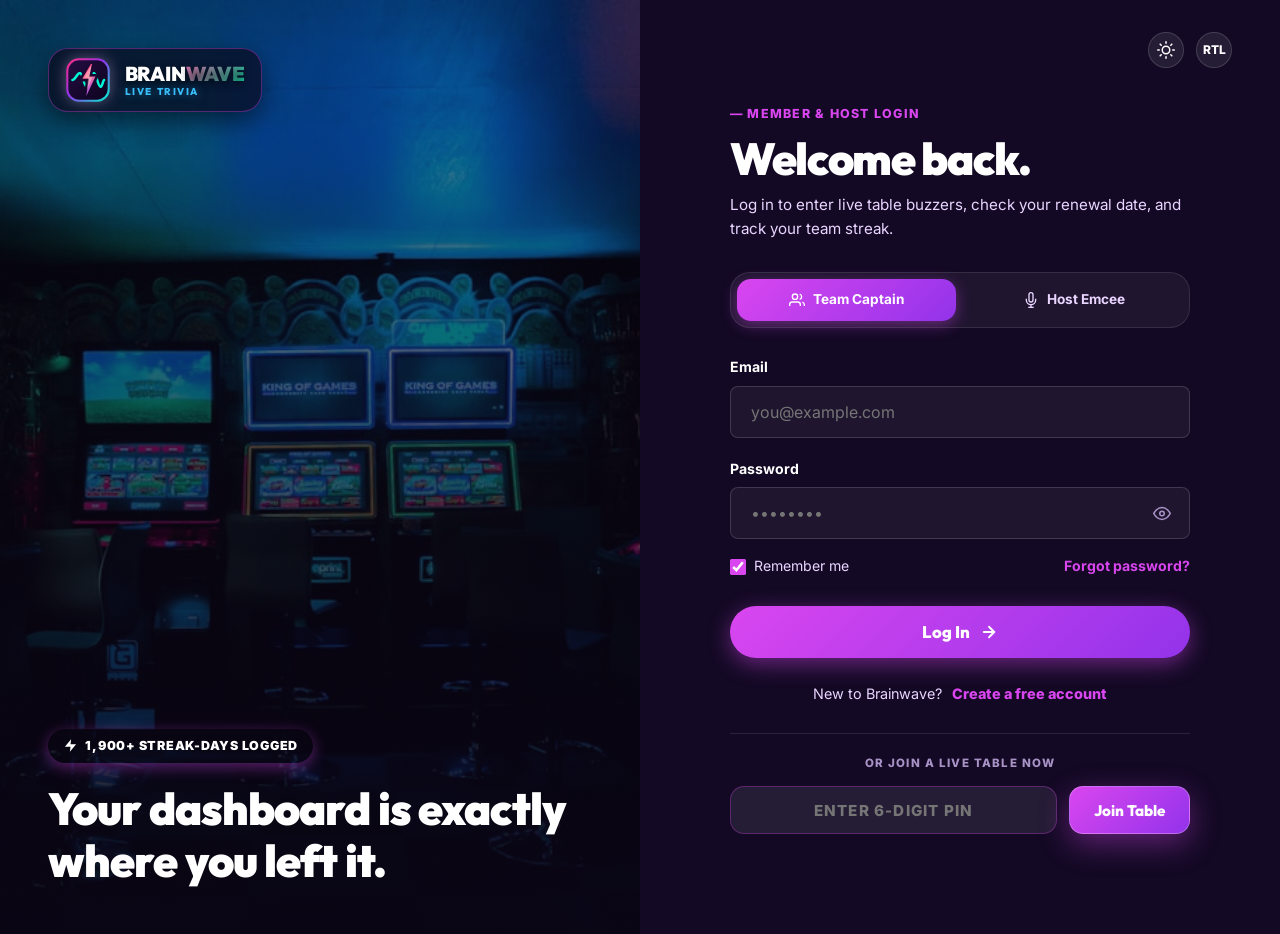
<file: login.html>
<!DOCTYPE html>
<html lang="en" data-theme="dark" dir="ltr">
<head>
  <meta charset="UTF-8">
  <meta name="viewport" content="width=device-width, initial-scale=1.0">
  <title>Captain &amp; Host Login — Brainwave Trivia</title>
  <meta name="description" content="Log in to your Brainwave Trivia dashboard to manage team rosters, enter live pub buzzers, check weekly standings, and track your season streak.">

  <!-- Favicon -->
  <link rel="icon" id="siteFavicon" type="image/svg+xml" href="assets/images/icons/favicon.svg">

  <!-- Stylesheets -->
  <link rel="stylesheet" href="assets/css/style.css">
  <link rel="stylesheet" href="assets/css/responsive.css">
</head>
<body class="auth-page-body">

  <!-- Attractive Site Preloader -->
  <div class="site-preloader" id="sitePreloader" aria-hidden="true">
    <div class="preloader-inner">
      <div class="preloader-logo-ring">
        <div class="preloader-pulse-glow"></div>
        <svg class="preloader-svg" width="54" height="54" viewBox="0 0 40 40" fill="none" xmlns="http://www.w3.org/2000/svg">
          <rect x="2" y="2" width="36" height="36" rx="10" fill="url(#bwBgGrad)" stroke="url(#bwBorderGrad)" stroke-width="2"/>
          <path d="M6.5 20C9 20 10.5 14 13 14C15.5 14 16.5 26 19 26C21.5 26 22.5 14 25 14C27.5 14 28.5 26 31 26C32.5 26 33 20 34 20" stroke="#00F5D4" stroke-width="2.2" stroke-linecap="round" stroke-linejoin="round" mask="url(#bwBoltMask)"/>
          <polygon points="22.5 6 15 19 20.8 19 18.5 34 26.5 17 21 17 23.5 6" fill="url(#bwBoltGrad)"/>
          <polygon points="22 8.5 16.5 18 20.2 18 19 28.5 24 17.5 21.2 17.5 22.8 8.5" fill="#FFFFFF" opacity="0.32"/>
        </svg>
      </div>
      <div class="preloader-text-wrap">
        <span class="preloader-brand">BRAIN<span class="preloader-accent">WAVE</span></span>
        <span class="preloader-status">SYNCHRONIZING TRIVIA CIRCUIT...</span>
      </div>
      <div class="preloader-progress-track">
        <div class="preloader-progress-bar"></div>
      </div>
    </div>
  </div>

  <!-- Shared Global SVG Gradients & Negative-Space Mask for Brand Identity -->
  <svg style="position: absolute; width: 0; height: 0; overflow: hidden;" aria-hidden="true">
    <defs>
      <linearGradient id="bwBorderGrad" x1="0%" y1="0%" x2="100%" y2="100%">
        <stop offset="0%" stop-color="#FF2A85"/>
        <stop offset="45%" stop-color="#9333EA"/>
        <stop offset="100%" stop-color="#00F5D4"/>
      </linearGradient>
      <linearGradient id="bwBgGrad" x1="0%" y1="0%" x2="100%" y2="100%">
        <stop offset="0%" stop-color="#240D42"/>
        <stop offset="100%" stop-color="#0D031F"/>
      </linearGradient>
      <linearGradient id="bwBoltGrad" x1="0%" y1="0%" x2="40%" y2="100%">
        <stop offset="0%" stop-color="#FF2E93"/>
        <stop offset="50%" stop-color="#FB7185"/>
        <stop offset="100%" stop-color="#A855F7"/>
      </linearGradient>
      <!-- Aliases for backward compatibility -->
      <linearGradient id="bwGradPrimary" x1="0%" y1="0%" x2="100%" y2="100%">
        <stop offset="0%" stop-color="#FF2A85"/>
        <stop offset="45%" stop-color="#9333EA"/>
        <stop offset="100%" stop-color="#00F5D4"/>
      </linearGradient>
      <linearGradient id="bwGradBolt" x1="0%" y1="0%" x2="40%" y2="100%">
        <stop offset="0%" stop-color="#FF2E93"/>
        <stop offset="50%" stop-color="#FB7185"/>
        <stop offset="100%" stop-color="#A855F7"/>
      </linearGradient>
      <!-- Negative Space Cutout Mask to eliminate messy wave/bolt overlap -->
      <mask id="bwBoltMask">
        <rect width="40" height="40" fill="#FFFFFF"/>
        <polygon points="22.5 6 15 19 20.8 19 18.5 34 26.5 17 21 17 23.5 6" fill="#000000" stroke="#000000" stroke-width="4.5" stroke-linejoin="round"/>
      </mask>
    </defs>
  </svg>

  <!-- Auth Split Layout Container -->
  <div class="auth-split-wrapper">

    <!-- Left Column: Visual Showcase Pane -->
    <div class="auth-visual-pane">
      <div class="auth-visual-bg">
        <img src="assets/images/auth/hero-portal-captain-badge.webp" alt="Brainwave Trivia team captain in live pub battle" class="auth-hero-img">
        <div class="auth-visual-overlay"></div>
      </div>

      <!-- Top Left Brand Header -->
      <div class="auth-visual-top">
        <a href="index.html" class="brand-logo" aria-label="Brainwave Trivia Home">
          <div class="brand-logo-badge">
            <svg class="brand-logo-svg" width="38" height="38" viewBox="0 0 40 40" fill="none" xmlns="http://www.w3.org/2000/svg">
              <rect x="2" y="2" width="36" height="36" rx="10" fill="url(#bwBgGrad)" stroke="url(#bwBorderGrad)" stroke-width="1.8"/>
              <path d="M6.5 20C9 20 10.5 14 13 14C15.5 14 16.5 26 19 26C21.5 26 22.5 14 25 14C27.5 14 28.5 26 31 26C32.5 26 33 20 34 20" stroke="#00F5D4" stroke-width="2.2" stroke-linecap="round" stroke-linejoin="round" mask="url(#bwBoltMask)"/>
              <polygon points="22.5 6 15 19 20.8 19 18.5 34 26.5 17 21 17 23.5 6" fill="url(#bwBoltGrad)"/>
              <polygon points="22 8.5 16.5 18 20.2 18 19 28.5 24 17.5 21.2 17.5 22.8 8.5" fill="#FFFFFF" opacity="0.32"/>
            </svg>
          </div>
          <div class="brand-logo-text">
            <span class="brand-title">BRAIN<span class="brand-accent">WAVE</span></span>
            <span class="brand-tagline">LIVE TRIVIA</span>
          </div>
        </a>
      </div>

      <!-- Bottom Left Caption & Stats Badge -->
      <div class="auth-visual-bottom">
        <div class="auth-stat-chip">
          <svg width="15" height="15" viewBox="0 0 24 24" fill="currentColor">
            <polygon points="13 2 3 14 12 14 11 22 21 10 12 10 13 2"></polygon>
          </svg>
          <span>1,900+ STREAK-DAYS LOGGED</span>
        </div>
        <h2 class="auth-visual-heading">
          Your dashboard is exactly where you left it.
        </h2>
      </div>
    </div>

    <!-- Right Column: Interactive Form Pane -->
    <div class="auth-form-pane">
      
      <!-- Top Action Controls (Theme Toggle & RTL) -->
      <div class="auth-top-actions">
        <!-- Theme Toggle -->
        <button type="button" class="theme-toggle-btn auth-toggle-btn" aria-label="Toggle Light/Dark Theme" title="Toggle Theme">
          <svg width="18" height="18" viewBox="0 0 24 24" fill="none" stroke="currentColor" stroke-width="2" stroke-linecap="round" stroke-linejoin="round">
            <circle cx="12" cy="12" r="5"></circle>
            <line x1="12" y1="1" x2="12" y2="3"></line>
            <line x1="12" y1="21" x2="12" y2="23"></line>
            <line x1="4.22" y1="4.22" x2="5.64" y2="5.64"></line>
            <line x1="18.36" y1="18.36" x2="19.78" y2="19.78"></line>
            <line x1="1" y1="12" x2="3" y2="12"></line>
            <line x1="21" y1="12" x2="23" y2="12"></line>
            <line x1="4.22" y1="19.78" x2="5.64" y2="18.36"></line>
            <line x1="18.36" y1="5.64" x2="19.78" y2="4.22"></line>
          </svg>
        </button>

        <!-- RTL Toggle -->
        <button type="button" class="rtl-toggle-btn auth-toggle-btn" aria-label="Toggle RTL Direction" title="Toggle RTL/LTR">
          <span style="font-size:0.75rem; font-weight:800;">RTL</span>
        </button>
      </div>

      <!-- Centered Form Container -->
      <div class="auth-form-card">
        
        <div class="auth-form-header">
          <span class="auth-subtag">— MEMBER &amp; HOST LOGIN</span>
          <h1 class="auth-main-title">Welcome back.</h1>
          <p class="auth-main-subtext">
            Log in to enter live table buzzers, check your renewal date, and track your team streak.
          </p>
        </div>

        <!-- Role Selector Tab Strip -->
        <div class="auth-role-tabs" role="tablist">
          <button type="button" class="auth-role-tab active" data-role="captain" role="tab" aria-selected="true">
            <svg width="16" height="16" viewBox="0 0 24 24" fill="none" stroke="currentColor" stroke-width="2">
              <path d="M17 21v-2a4 4 0 0 0-4-4H5a4 4 0 0 0-4 4v2"></path>
              <circle cx="9" cy="7" r="4"></circle>
              <path d="M23 21v-2a4 4 0 0 0-3-3.87"></path>
              <path d="M16 3.13a4 4 0 0 1 0 7.75"></path>
            </svg>
            <span>Team Captain</span>
          </button>
          <button type="button" class="auth-role-tab" data-role="host" role="tab" aria-selected="false">
            <svg width="16" height="16" viewBox="0 0 24 24" fill="none" stroke="currentColor" stroke-width="2">
              <path d="M12 1a3 3 0 0 0-3 3v8a3 3 0 0 0 6 0V4a3 3 0 0 0-3-3z"></path>
              <path d="M19 10v2a7 7 0 0 1-14 0v-2"></path>
              <line x1="12" y1="19" x2="12" y2="23"></line>
              <line x1="8" y1="23" x2="16" y2="23"></line>
            </svg>
            <span>Host Emcee</span>
          </button>
        </div>

        <!-- Login Form -->
        <form class="auth-main-form" id="mainLoginForm">
          
          <!-- Email / Team ID Input -->
          <div class="auth-field-group">
            <label for="loginEmail" class="auth-field-label" id="loginIdLabel">Email</label>
            <div class="auth-input-wrapper">
              <input type="email" id="loginEmail" name="email" placeholder="you@example.com" required autocomplete="email">
            </div>
          </div>

          <!-- Password Input with Toggle Eye Icon -->
          <div class="auth-field-group">
            <label for="loginPassword" class="auth-field-label">Password</label>
            <div class="auth-input-wrapper password-wrapper">
              <input type="password" id="loginPassword" name="password" placeholder="••••••••" required autocomplete="current-password">
              <button type="button" class="password-toggle-btn" id="togglePasswordBtn" aria-label="Show password">
                <svg class="eye-open" width="18" height="18" viewBox="0 0 24 24" fill="none" stroke="currentColor" stroke-width="2">
                  <path d="M1 12s4-8 11-8 11 8 11 8-4 8-11 8-11-8-11-8z"></path>
                  <circle cx="12" cy="12" r="3"></circle>
                </svg>
                <svg class="eye-closed" width="18" height="18" viewBox="0 0 24 24" fill="none" stroke="currentColor" stroke-width="2" style="display:none;">
                  <path d="M17.94 17.94A10.07 10.07 0 0 1 12 20c-7 0-11-8-11-8a18.45 18.45 0 0 1 5.06-5.94M9.9 4.24A9.12 9.12 0 0 1 12 4c7 0 11 8 11 8a18.5 18.5 0 0 1-2.16 3.19m-6.72-1.07a3 3 0 1 1-4.24-4.24"></path>
                  <line x1="1" y1="1" x2="23" y2="23"></line>
                </svg>
              </button>
            </div>
          </div>

          <!-- Options Row: Remember Me & Forgot Password -->
          <div class="auth-options-row">
            <label class="auth-checkbox-label">
              <input type="checkbox" id="rememberMe" name="rememberMe" checked>
              <span>Remember me</span>
            </label>
            <a href="#" class="auth-forgot-link" id="forgotPasswordLink">Forgot password?</a>
          </div>

          <!-- Submit Button -->
          <button type="submit" class="btn btn-brand-auth btn-lime-auth btn-block" id="loginSubmitBtn">
            <span>Log In</span>
            <svg width="18" height="18" viewBox="0 0 24 24" fill="none" stroke="currentColor" stroke-width="2.5" stroke-linecap="round" stroke-linejoin="round">
              <line x1="5" y1="12" x2="19" y2="12"></line>
              <polyline points="12 5 19 12 12 19"></polyline>
            </svg>
          </button>

        </form>

        <!-- Switch Link to Register -->
        <div class="auth-switch-footer">
          <span>New to Brainwave?</span>
          <a href="register.html" class="auth-switch-link">Create a free account</a>
        </div>

        <!-- Quick Table PIN Join Box -->
        <div class="auth-quick-pin-box">
          <div class="quick-pin-divider">
            <span>OR JOIN A LIVE TABLE NOW</span>
          </div>
          <form class="quick-pin-mini-form" id="tablePinForm">
            <input type="text" id="tablePinInput" placeholder="ENTER 6-DIGIT PIN" maxlength="6" aria-label="Enter live table buzzer PIN">
            <button type="submit" class="btn btn-primary btn-sm">Join Table</button>
          </form>
          <div class="join-feedback-msg" id="joinFeedback"></div>
        </div>

      </div>

    </div>

  </div>

  <!-- Scripts -->
  <script src="assets/js/main.js"></script>
</body>
</html>
</file>
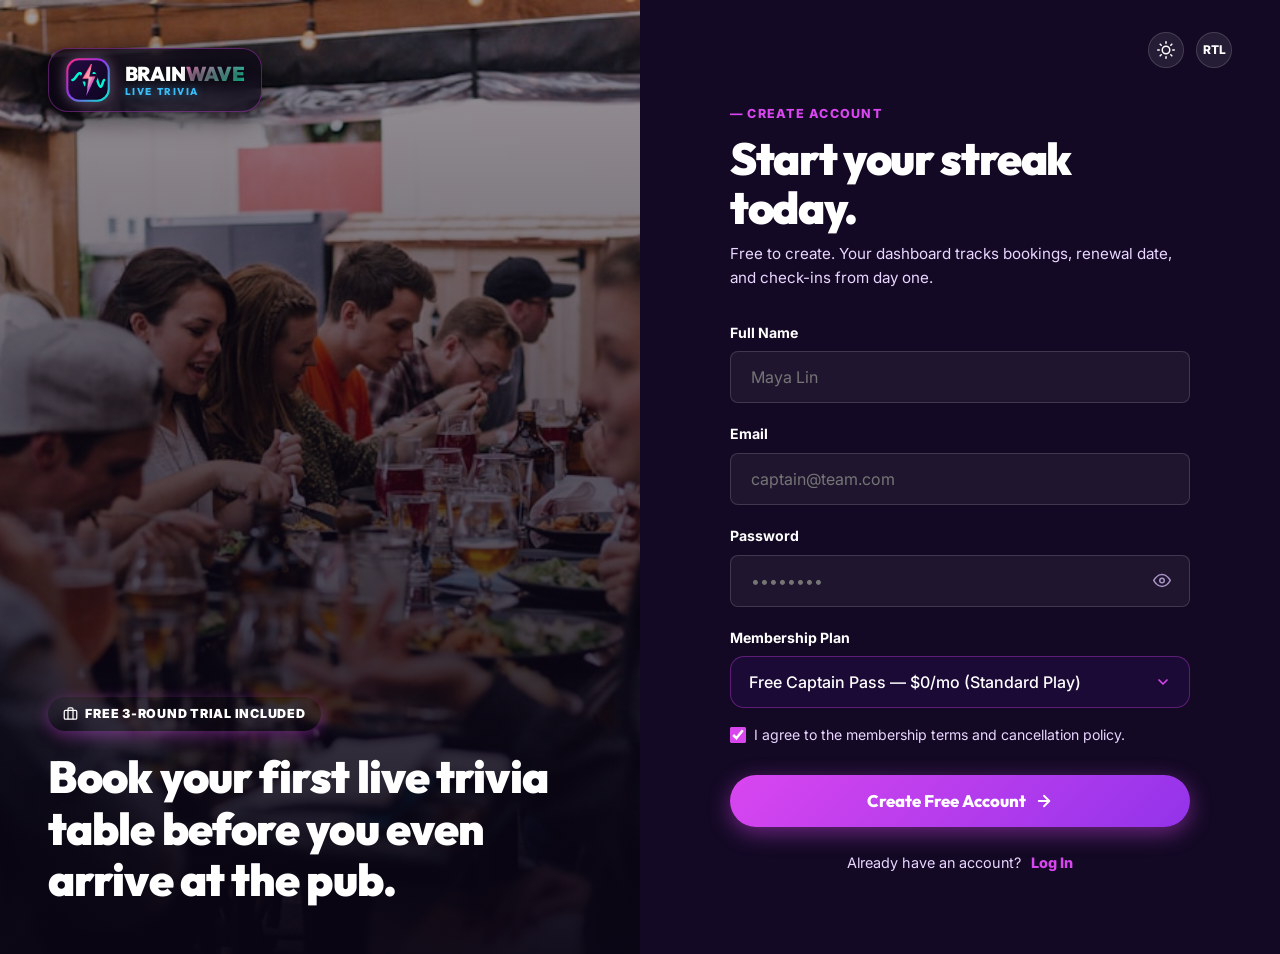
<file: register.html>
<!DOCTYPE html>
<html lang="en" data-theme="dark" dir="ltr">
<head>
  <meta charset="UTF-8">
  <meta name="viewport" content="width=device-width, initial-scale=1.0">
  <title>Create Free Team Account — Brainwave Trivia</title>
  <meta name="description" content="Create a free Brainwave Trivia team captain account. Track weekly standings, speed buzzer scores, and qualify for the Las Vegas National Championship.">

  <!-- Favicon -->
  <link rel="icon" id="siteFavicon" type="image/svg+xml" href="assets/images/icons/favicon.svg">

  <!-- Stylesheets -->
  <link rel="stylesheet" href="assets/css/style.css">
  <link rel="stylesheet" href="assets/css/responsive.css">
</head>
<body class="auth-page-body">

  <!-- Attractive Site Preloader -->
  <div class="site-preloader" id="sitePreloader" aria-hidden="true">
    <div class="preloader-inner">
      <div class="preloader-logo-ring">
        <div class="preloader-pulse-glow"></div>
        <svg class="preloader-svg" width="54" height="54" viewBox="0 0 40 40" fill="none" xmlns="http://www.w3.org/2000/svg">
          <rect x="2" y="2" width="36" height="36" rx="10" fill="url(#bwBgGrad)" stroke="url(#bwBorderGrad)" stroke-width="2"/>
          <path d="M6.5 20C9 20 10.5 14 13 14C15.5 14 16.5 26 19 26C21.5 26 22.5 14 25 14C27.5 14 28.5 26 31 26C32.5 26 33 20 34 20" stroke="#00F5D4" stroke-width="2.2" stroke-linecap="round" stroke-linejoin="round" mask="url(#bwBoltMask)"/>
          <polygon points="22.5 6 15 19 20.8 19 18.5 34 26.5 17 21 17 23.5 6" fill="url(#bwBoltGrad)"/>
          <polygon points="22 8.5 16.5 18 20.2 18 19 28.5 24 17.5 21.2 17.5 22.8 8.5" fill="#FFFFFF" opacity="0.32"/>
        </svg>
      </div>
      <div class="preloader-text-wrap">
        <span class="preloader-brand">BRAIN<span class="preloader-accent">WAVE</span></span>
        <span class="preloader-status">SYNCHRONIZING TRIVIA CIRCUIT...</span>
      </div>
      <div class="preloader-progress-track">
        <div class="preloader-progress-bar"></div>
      </div>
    </div>
  </div>

  <!-- Shared Global SVG Gradients & Negative-Space Mask for Brand Identity -->
  <svg style="position: absolute; width: 0; height: 0; overflow: hidden;" aria-hidden="true">
    <defs>
      <linearGradient id="bwBorderGrad" x1="0%" y1="0%" x2="100%" y2="100%">
        <stop offset="0%" stop-color="#FF2A85"/>
        <stop offset="45%" stop-color="#9333EA"/>
        <stop offset="100%" stop-color="#00F5D4"/>
      </linearGradient>
      <linearGradient id="bwBgGrad" x1="0%" y1="0%" x2="100%" y2="100%">
        <stop offset="0%" stop-color="#240D42"/>
        <stop offset="100%" stop-color="#0D031F"/>
      </linearGradient>
      <linearGradient id="bwBoltGrad" x1="0%" y1="0%" x2="40%" y2="100%">
        <stop offset="0%" stop-color="#FF2E93"/>
        <stop offset="50%" stop-color="#FB7185"/>
        <stop offset="100%" stop-color="#A855F7"/>
      </linearGradient>
      <!-- Aliases for backward compatibility -->
      <linearGradient id="bwGradPrimary" x1="0%" y1="0%" x2="100%" y2="100%">
        <stop offset="0%" stop-color="#FF2A85"/>
        <stop offset="45%" stop-color="#9333EA"/>
        <stop offset="100%" stop-color="#00F5D4"/>
      </linearGradient>
      <linearGradient id="bwGradBolt" x1="0%" y1="0%" x2="40%" y2="100%">
        <stop offset="0%" stop-color="#FF2E93"/>
        <stop offset="50%" stop-color="#FB7185"/>
        <stop offset="100%" stop-color="#A855F7"/>
      </linearGradient>
      <!-- Negative Space Cutout Mask to eliminate messy wave/bolt overlap -->
      <mask id="bwBoltMask">
        <rect width="40" height="40" fill="#FFFFFF"/>
        <polygon points="22.5 6 15 19 20.8 19 18.5 34 26.5 17 21 17 23.5 6" fill="#000000" stroke="#000000" stroke-width="4.5" stroke-linejoin="round"/>
      </mask>
    </defs>
  </svg>

  <!-- Auth Split Layout Container (Visual Showcase Left/Top, Interactive Form Right/Bottom) -->
  <div class="auth-split-wrapper">

    <!-- Left/Top Column: Visual Showcase Pane -->
    <div class="auth-visual-pane">
      <div class="auth-visual-bg">
        <img src="assets/images/auth/portal-team-celebrate.webp" alt="Brainwave Trivia pub crowd cheering victory" class="auth-hero-img">
        <div class="auth-visual-overlay"></div>
      </div>

      <!-- Top Brand Header -->
      <div class="auth-visual-top">
        <a href="index.html" class="brand-logo" aria-label="Brainwave Trivia Home">
          <div class="brand-logo-badge">
            <svg class="brand-logo-svg" width="38" height="38" viewBox="0 0 40 40" fill="none" xmlns="http://www.w3.org/2000/svg">
              <rect x="2" y="2" width="36" height="36" rx="10" fill="url(#bwBgGrad)" stroke="url(#bwBorderGrad)" stroke-width="1.8"/>
              <path d="M6.5 20C9 20 10.5 14 13 14C15.5 14 16.5 26 19 26C21.5 26 22.5 14 25 14C27.5 14 28.5 26 31 26C32.5 26 33 20 34 20" stroke="#00F5D4" stroke-width="2.2" stroke-linecap="round" stroke-linejoin="round" mask="url(#bwBoltMask)"/>
              <polygon points="22.5 6 15 19 20.8 19 18.5 34 26.5 17 21 17 23.5 6" fill="url(#bwBoltGrad)"/>
              <polygon points="22 8.5 16.5 18 20.2 18 19 28.5 24 17.5 21.2 17.5 22.8 8.5" fill="#FFFFFF" opacity="0.32"/>
            </svg>
          </div>
          <div class="brand-logo-text">
            <span class="brand-title">BRAIN<span class="brand-accent">WAVE</span></span>
            <span class="brand-tagline">LIVE TRIVIA</span>
          </div>
        </a>
      </div>

      <!-- Bottom Caption & Badge -->
      <div class="auth-visual-bottom">
        <div class="auth-stat-chip lime-chip">
          <svg width="15" height="15" viewBox="0 0 24 24" fill="none" stroke="currentColor" stroke-width="2">
            <rect x="2" y="7" width="20" height="14" rx="2" ry="2"></rect>
            <path d="M16 21V5a2 2 0 0 0-2-2h-4a2 2 0 0 0-2 2v16"></path>
          </svg>
          <span>FREE 3-ROUND TRIAL INCLUDED</span>
        </div>
        <h2 class="auth-visual-heading">
          Book your first live trivia table before you even arrive at the pub.
        </h2>
      </div>

    </div>

    <!-- Right/Bottom Column: Interactive Form Pane -->
    <div class="auth-form-pane">
      
      <!-- Top Action Controls (Theme Toggle & RTL) -->
      <div class="auth-top-actions">
        <!-- Theme Toggle -->
        <button type="button" class="theme-toggle-btn auth-toggle-btn" aria-label="Toggle Light/Dark Theme" title="Toggle Theme">
          <svg width="18" height="18" viewBox="0 0 24 24" fill="none" stroke="currentColor" stroke-width="2" stroke-linecap="round" stroke-linejoin="round">
            <circle cx="12" cy="12" r="5"></circle>
            <line x1="12" y1="1" x2="12" y2="3"></line>
            <line x1="12" y1="21" x2="12" y2="23"></line>
            <line x1="4.22" y1="4.22" x2="5.64" y2="5.64"></line>
            <line x1="18.36" y1="18.36" x2="19.78" y2="19.78"></line>
            <line x1="1" y1="12" x2="3" y2="12"></line>
            <line x1="21" y1="12" x2="23" y2="12"></line>
            <line x1="4.22" y1="19.78" x2="5.64" y2="18.36"></line>
            <line x1="18.36" y1="5.64" x2="19.78" y2="4.22"></line>
          </svg>
        </button>

        <!-- RTL Toggle -->
        <button type="button" class="rtl-toggle-btn auth-toggle-btn" aria-label="Toggle RTL Direction" title="Toggle RTL/LTR">
          <span style="font-size:0.75rem; font-weight:800;">RTL</span>
        </button>
      </div>

      <!-- Centered Form Container -->
      <div class="auth-form-card">
        
        <div class="auth-form-header">
          <span class="auth-subtag">— CREATE ACCOUNT</span>
          <h1 class="auth-main-title">Start your streak today.</h1>
          <p class="auth-main-subtext">
            Free to create. Your dashboard tracks bookings, renewal date, and check-ins from day one.
          </p>
        </div>

        <!-- Registration Form -->
        <form class="auth-main-form" id="mainRegisterForm">
          
          <!-- Full Name -->
          <div class="auth-field-group">
            <label for="regFullName" class="auth-field-label">Full Name</label>
            <div class="auth-input-wrapper">
              <input type="text" id="regFullName" name="fullName" placeholder="Maya Lin" required autocomplete="name">
            </div>
          </div>

          <!-- Email -->
          <div class="auth-field-group">
            <label for="regEmail" class="auth-field-label">Email</label>
            <div class="auth-input-wrapper">
              <input type="email" id="regEmail" name="email" placeholder="captain@team.com" required autocomplete="email">
            </div>
          </div>

          <!-- Password with Toggle Eye Icon -->
          <div class="auth-field-group">
            <label for="regPassword" class="auth-field-label">Password</label>
            <div class="auth-input-wrapper password-wrapper">
              <input type="password" id="regPassword" name="password" placeholder="••••••••" required autocomplete="new-password">
              <button type="button" class="password-toggle-btn" id="toggleRegPasswordBtn" aria-label="Show password">
                <svg class="eye-open" width="18" height="18" viewBox="0 0 24 24" fill="none" stroke="currentColor" stroke-width="2">
                  <path d="M1 12s4-8 11-8 11 8 11 8-4 8-11 8-11-8-11-8z"></path>
                  <circle cx="12" cy="12" r="3"></circle>
                </svg>
                <svg class="eye-closed" width="18" height="18" viewBox="0 0 24 24" fill="none" stroke="currentColor" stroke-width="2" style="display:none;">
                  <path d="M17.94 17.94A10.07 10.07 0 0 1 12 20c-7 0-11-8-11-8a18.45 18.45 0 0 1 5.06-5.94M9.9 4.24A9.12 9.12 0 0 1 12 4c7 0 11 8 11 8a18.5 18.5 0 0 1-2.16 3.19m-6.72-1.07a3 3 0 1 1-4.24-4.24"></path>
                  <line x1="1" y1="1" x2="23" y2="23"></line>
                </svg>
              </button>
            </div>
          </div>

          <!-- Membership / League Plan Select -->
          <div class="auth-field-group">
            <label for="regPlanSelect" class="auth-field-label">Membership Plan</label>
            <div class="auth-input-wrapper">
              <select id="regPlanSelect" name="plan" class="auth-select-field">
                <option value="premium">Premium — $59/mo (All Access Pub Pass)</option>
                <option value="d1">Division I Masters — $39/mo (Championship Seed)</option>
                <option value="d2">Division II Challengers — $19/mo (Metro League)</option>
                <option value="free" selected>Free Captain Pass — $0/mo (Standard Play)</option>
              </select>
            </div>
          </div>

          <!-- Agreement Checkbox -->
          <div class="auth-options-row">
            <label class="auth-checkbox-label">
              <input type="checkbox" id="agreeTerms" name="agreeTerms" required checked>
              <span>I agree to the membership terms and cancellation policy.</span>
            </label>
          </div>

          <!-- Submit Button -->
          <button type="submit" class="btn btn-brand-auth btn-lime-auth btn-block" id="registerSubmitBtn">
            <span>Create Free Account</span>
            <svg width="18" height="18" viewBox="0 0 24 24" fill="none" stroke="currentColor" stroke-width="2.5" stroke-linecap="round" stroke-linejoin="round">
              <line x1="5" y1="12" x2="19" y2="12"></line>
              <polyline points="12 5 19 12 12 19"></polyline>
            </svg>
          </button>

        </form>

        <!-- Switch Link to Login -->
        <div class="auth-switch-footer">
          <span>Already have an account?</span>
          <a href="login.html" class="auth-switch-link">Log In</a>
        </div>

      </div>

    </div>

  </div>

  <!-- Scripts -->
  <script src="assets/js/main.js"></script>
</body>
</html>
</file>
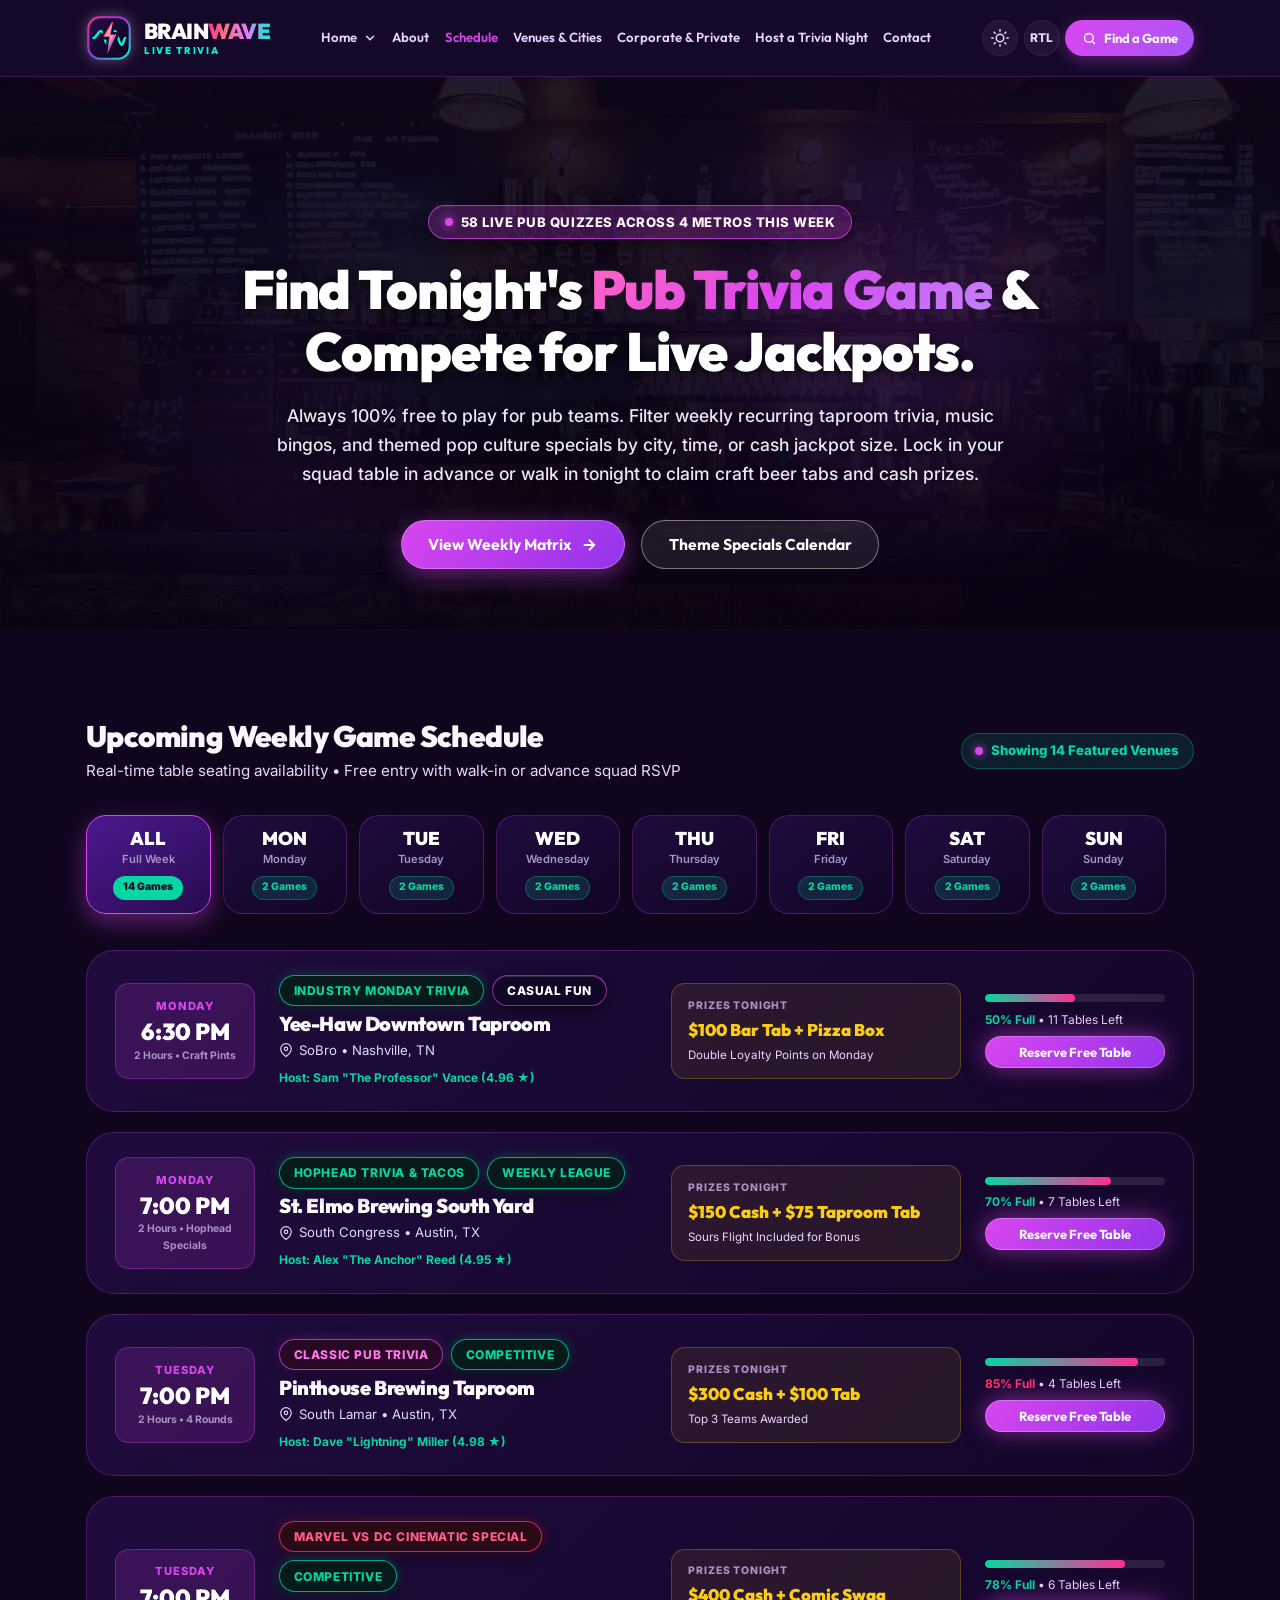
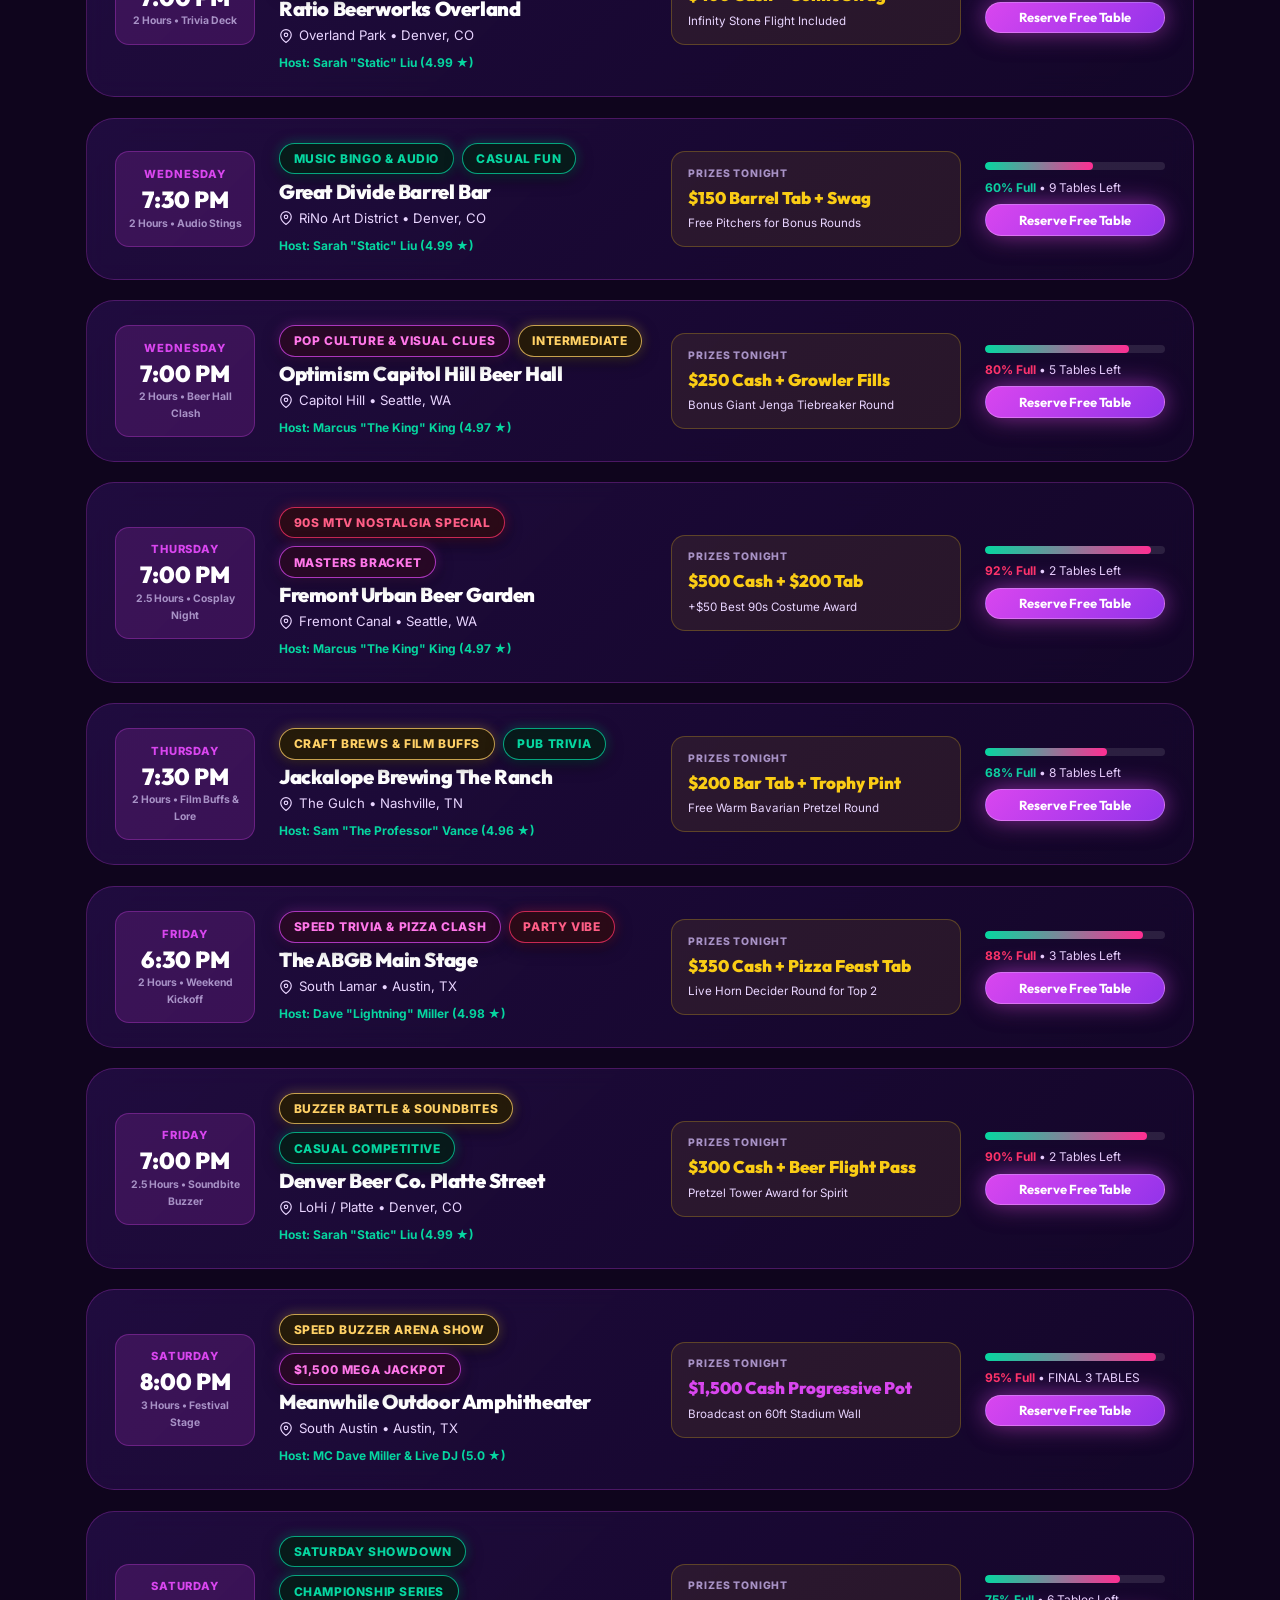
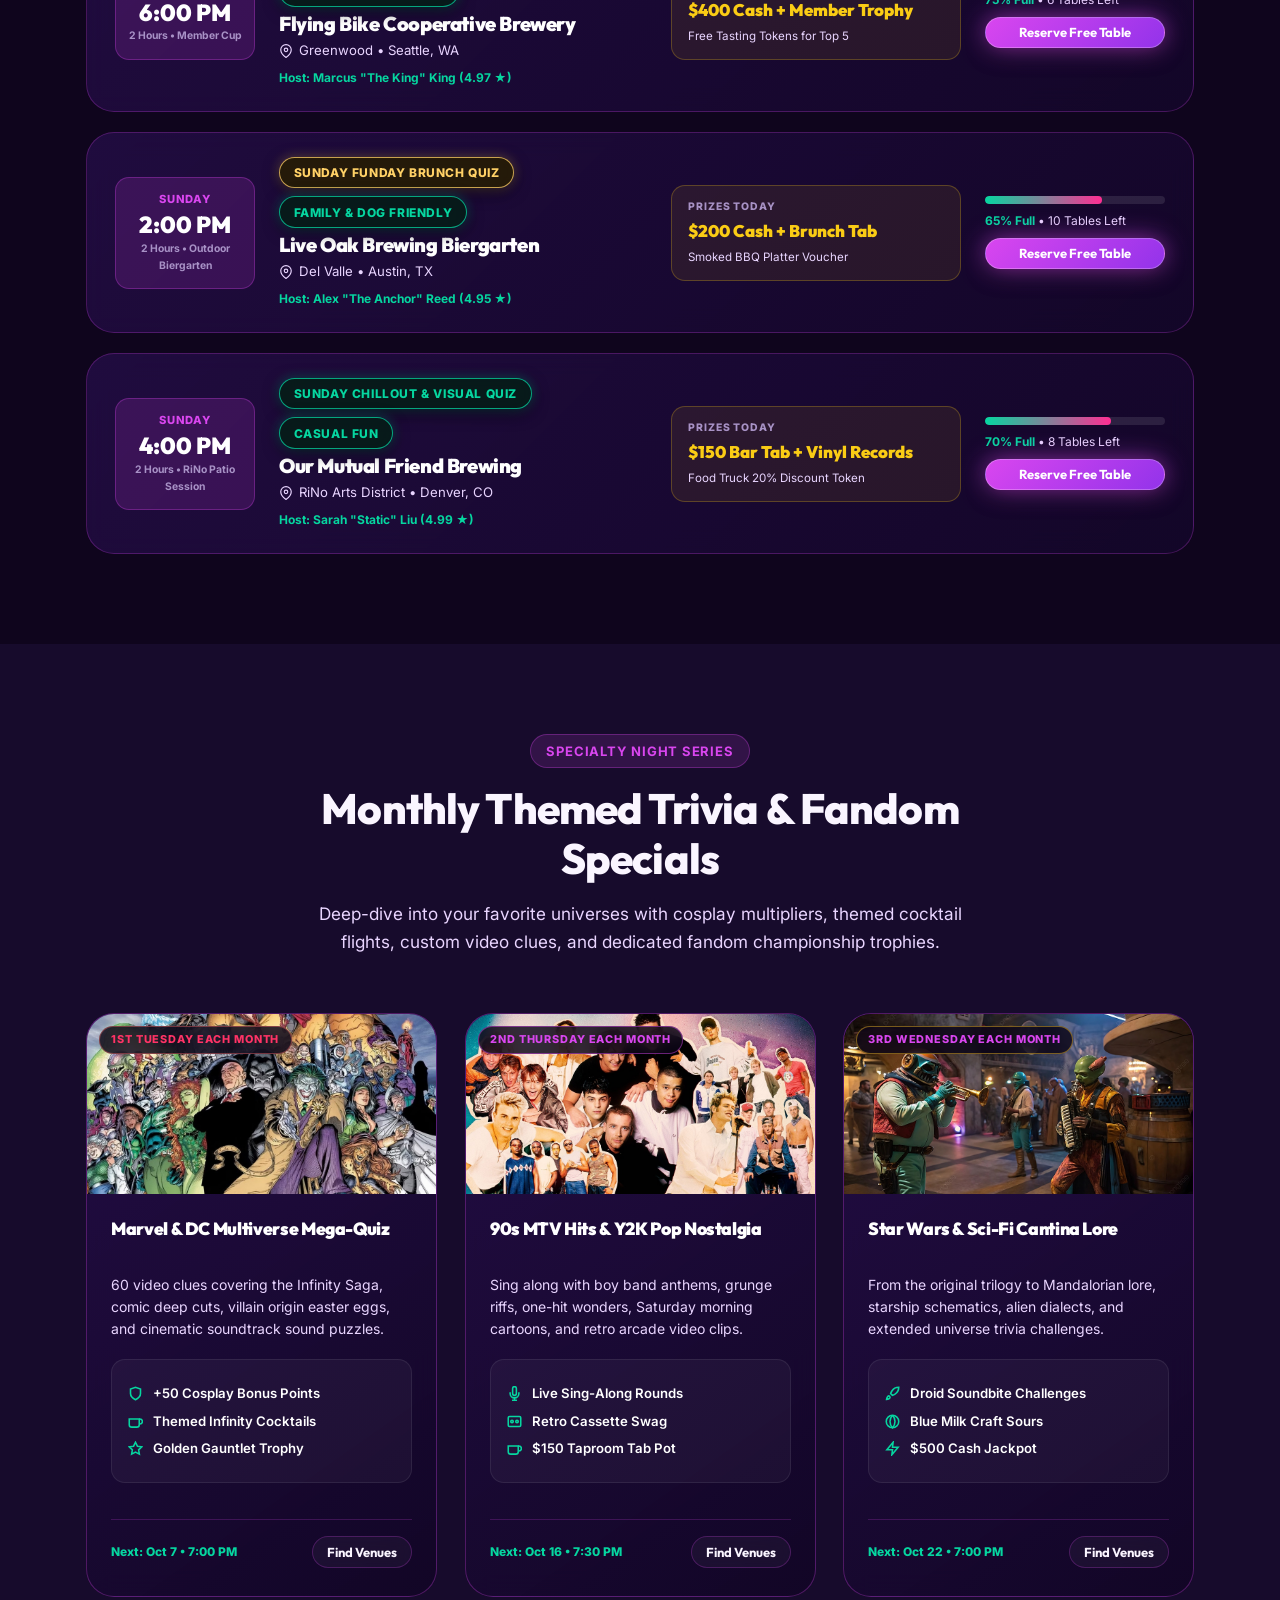
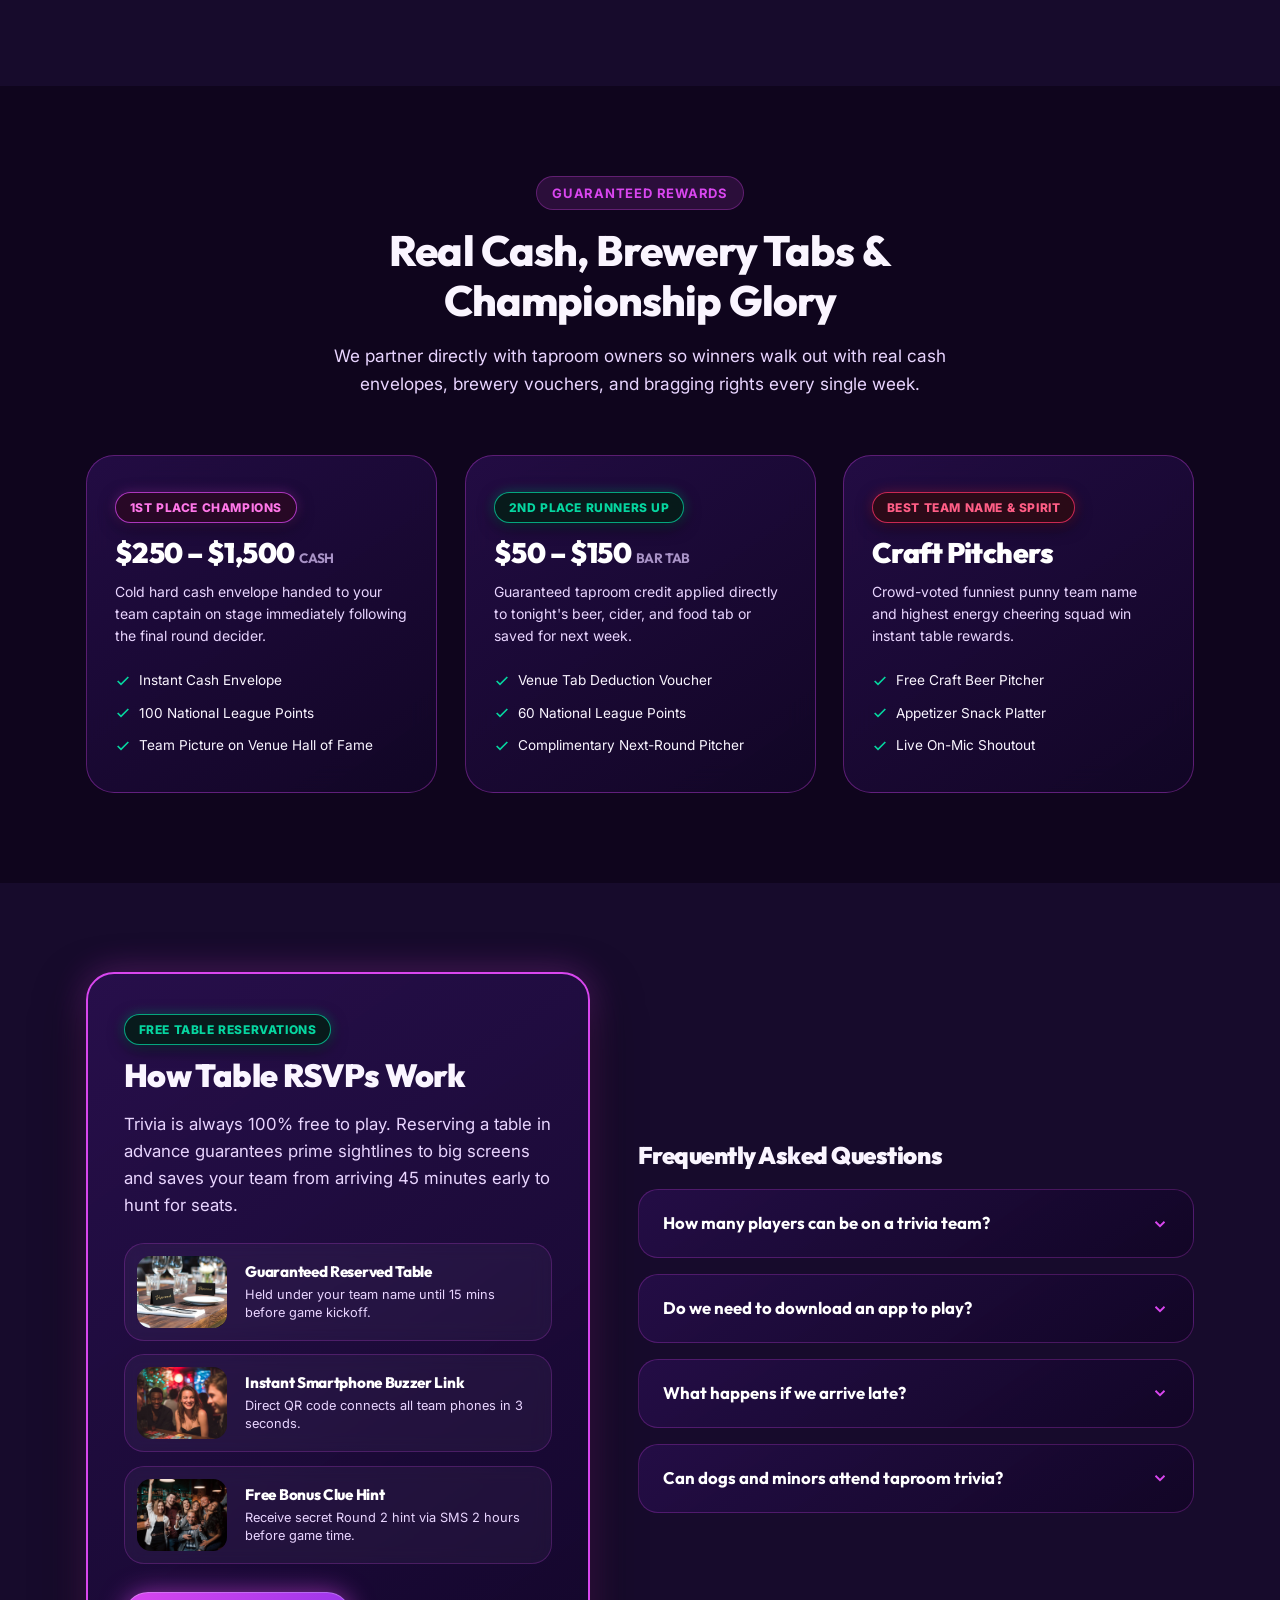
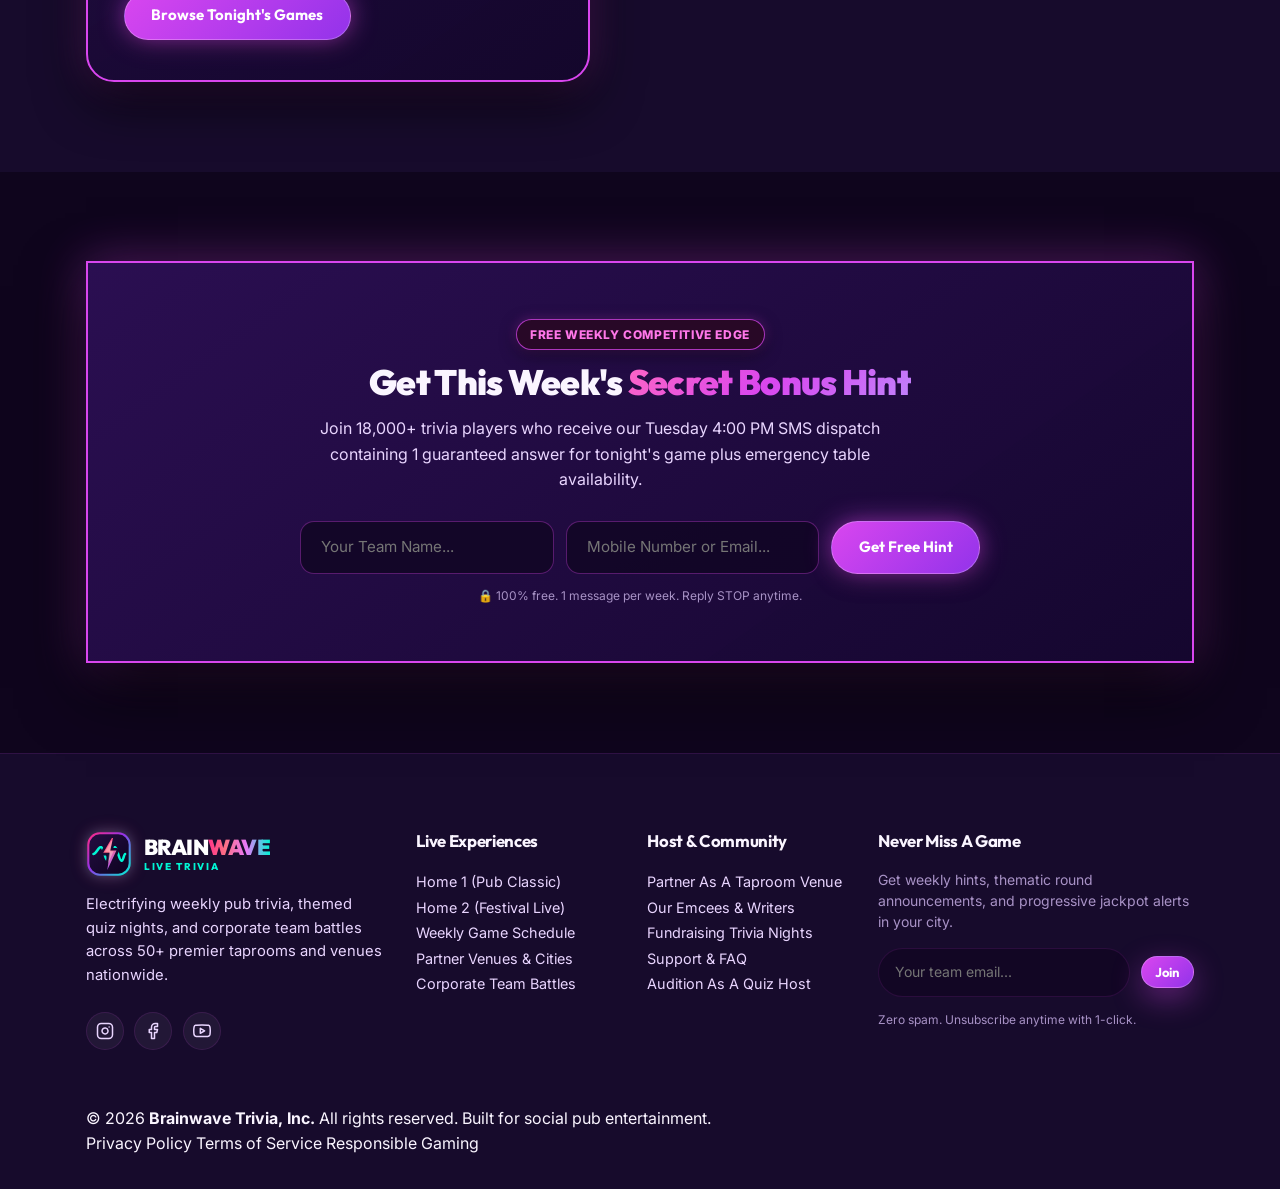
<file: schedule.html>
<!DOCTYPE html>
<html lang="en" data-theme="dark" dir="ltr">
<head>
  <meta charset="UTF-8">
  <meta name="viewport" content="width=device-width, initial-scale=1.0">
  <title>Weekly Game Schedule &amp; Pub Quiz Calendar — Brainwave Trivia</title>
  <meta name="description" content="Browse upcoming weekly live pub trivia nights, taproom quizzes, theme specials, and cash prize showdowns across 50+ partner venues in Austin, Denver, Seattle, and Nashville.">

  <!-- Favicon -->
  <link rel="icon" id="siteFavicon" type="image/svg+xml" href="assets/images/icons/favicon.svg">

  <!-- Stylesheets -->
  <link rel="stylesheet" href="assets/css/style.css">
  <link rel="stylesheet" href="assets/css/responsive.css">
</head>
<body>

  <!-- Attractive Site Preloader -->
  <div class="site-preloader" id="sitePreloader" aria-hidden="true">
    <div class="preloader-inner">
      <div class="preloader-logo-ring">
        <div class="preloader-pulse-glow"></div>
        <svg class="preloader-svg" width="54" height="54" viewBox="0 0 40 40" fill="none" xmlns="http://www.w3.org/2000/svg">
          <rect x="2" y="2" width="36" height="36" rx="10" fill="url(#bwBgGrad)" stroke="url(#bwBorderGrad)" stroke-width="2"/>
          <path d="M6.5 20C9 20 10.5 14 13 14C15.5 14 16.5 26 19 26C21.5 26 22.5 14 25 14C27.5 14 28.5 26 31 26C32.5 26 33 20 34 20" stroke="#00F5D4" stroke-width="2.2" stroke-linecap="round" stroke-linejoin="round" mask="url(#bwBoltMask)"/>
          <polygon points="22.5 6 15 19 20.8 19 18.5 34 26.5 17 21 17 23.5 6" fill="url(#bwBoltGrad)"/>
          <polygon points="22 8.5 16.5 18 20.2 18 19 28.5 24 17.5 21.2 17.5 22.8 8.5" fill="#FFFFFF" opacity="0.32"/>
        </svg>
      </div>
      <div class="preloader-text-wrap">
        <span class="preloader-brand">BRAIN<span class="preloader-accent">WAVE</span></span>
        <span class="preloader-status">SYNCHRONIZING TRIVIA CIRCUIT...</span>
      </div>
      <div class="preloader-progress-track">
        <div class="preloader-progress-bar"></div>
      </div>
    </div>
  </div>

  <!-- Shared Global SVG Gradients & Negative-Space Mask for Brand Identity -->
  <svg style="position: absolute; width: 0; height: 0; overflow: hidden;" aria-hidden="true">
    <defs>
      <linearGradient id="bwBorderGrad" x1="0%" y1="0%" x2="100%" y2="100%">
        <stop offset="0%" stop-color="#FF2A85"/>
        <stop offset="45%" stop-color="#9333EA"/>
        <stop offset="100%" stop-color="#00F5D4"/>
      </linearGradient>
      <linearGradient id="bwBgGrad" x1="0%" y1="0%" x2="100%" y2="100%">
        <stop offset="0%" stop-color="#240D42"/>
        <stop offset="100%" stop-color="#0D031F"/>
      </linearGradient>
      <linearGradient id="bwBoltGrad" x1="0%" y1="0%" x2="40%" y2="100%">
        <stop offset="0%" stop-color="#FF2E93"/>
        <stop offset="50%" stop-color="#FB7185"/>
        <stop offset="100%" stop-color="#A855F7"/>
      </linearGradient>
      <!-- Aliases for backward compatibility -->
      <linearGradient id="bwGradPrimary" x1="0%" y1="0%" x2="100%" y2="100%">
        <stop offset="0%" stop-color="#FF2A85"/>
        <stop offset="45%" stop-color="#9333EA"/>
        <stop offset="100%" stop-color="#00F5D4"/>
      </linearGradient>
      <linearGradient id="bwGradBolt" x1="0%" y1="0%" x2="40%" y2="100%">
        <stop offset="0%" stop-color="#FF2E93"/>
        <stop offset="50%" stop-color="#FB7185"/>
        <stop offset="100%" stop-color="#A855F7"/>
      </linearGradient>
      <!-- Negative Space Cutout Mask to eliminate messy wave/bolt overlap -->
      <mask id="bwBoltMask">
        <rect width="40" height="40" fill="#FFFFFF"/>
        <polygon points="22.5 6 15 19 20.8 19 18.5 34 26.5 17 21 17 23.5 6" fill="#000000" stroke="#000000" stroke-width="4.5" stroke-linejoin="round"/>
      </mask>
    </defs>
  </svg>

  <!-- Header / Navbar (7 Main Pages) -->
  <header class="site-header" id="mainHeader">
    <div class="container">
      <div class="navbar-inner">
        
        <!-- Official Brand Logo (Brainwave + Quiz Lightning) -->
        <a href="index.html" class="brand-logo" aria-label="Brainwave Trivia Home">
          <div class="brand-logo-badge">
            <svg class="brand-logo-svg" width="38" height="38" viewBox="0 0 40 40" fill="none" xmlns="http://www.w3.org/2000/svg">
              <rect x="2" y="2" width="36" height="36" rx="10" fill="url(#bwBgGrad)" stroke="url(#bwBorderGrad)" stroke-width="1.8"/>
              <path d="M6.5 20C9 20 10.5 14 13 14C15.5 14 16.5 26 19 26C21.5 26 22.5 14 25 14C27.5 14 28.5 26 31 26C32.5 26 33 20 34 20" stroke="#00F5D4" stroke-width="2.2" stroke-linecap="round" stroke-linejoin="round" mask="url(#bwBoltMask)"/>
              <polygon points="22.5 6 15 19 20.8 19 18.5 34 26.5 17 21 17 23.5 6" fill="url(#bwBoltGrad)"/>
              <polygon points="22 8.5 16.5 18 20.2 18 19 28.5 24 17.5 21.2 17.5 22.8 8.5" fill="#FFFFFF" opacity="0.32"/>
            </svg>
          </div>
          <div class="brand-logo-text">
            <span class="brand-title">BRAIN<span class="brand-accent">WAVE</span></span>
            <span class="brand-tagline">LIVE TRIVIA</span>
          </div>
        </a>

        <!-- Desktop Navigation Menu (7 Main Pages) -->
        <nav class="nav-menu" aria-label="Main Navigation">
          
          <!-- 1. Home Dropdown (Home 1 & Home 2) -->
          <div class="nav-item dropdown">
            <a href="index.html" class="nav-link" aria-haspopup="true" aria-expanded="false">
              <span>Home</span>
              <svg class="dropdown-chevron" width="14" height="14" viewBox="0 0 24 24" fill="none" stroke="currentColor" stroke-width="2.5" stroke-linecap="round" stroke-linejoin="round">
                <polyline points="6 9 12 15 18 9"></polyline>
              </svg>
            </a>
            <div class="dropdown-menu">
              <a href="index.html" class="dropdown-link">
                <span>Home 1 (Pub Classic)</span>
                <span class="dropdown-badge">Popular</span>
              </a>
              <a href="home-2.html" class="dropdown-link">
                <span>Home 2 (Festival Live)</span>
                <span class="dropdown-badge">New</span>
              </a>
            </div>
          </div>

          <!-- 2. About -->
          <div class="nav-item">
            <a href="about.html" class="nav-link">About</a>
          </div>

          <!-- 3. Schedule (Active) -->
          <div class="nav-item active">
            <a href="schedule.html" class="nav-link">Schedule</a>
          </div>

          <!-- 4. Venues & Cities -->
          <div class="nav-item">
            <a href="venues.html" class="nav-link">Venues &amp; Cities</a>
          </div>

          <!-- 5. Corporate & Private Events -->
          <div class="nav-item">
            <a href="events.html" class="nav-link">Corporate &amp; Private</a>
          </div>

          <!-- 6. Host a Trivia Night -->
          <div class="nav-item">
            <a href="host.html" class="nav-link">Host a Trivia Night</a>
          </div>

          <!-- 7. Contact -->
          <div class="nav-item">
            <a href="contact.html" class="nav-link">Contact</a>
          </div>

        </nav>

        <!-- Navbar Actions -->
        <div class="navbar-actions">
          
          <!-- Theme Toggle -->
          <button type="button" class="theme-toggle-btn" aria-label="Toggle Light/Dark Theme" title="Toggle Theme">
            <svg width="18" height="18" viewBox="0 0 24 24" fill="none" stroke="currentColor" stroke-width="2" stroke-linecap="round" stroke-linejoin="round">
              <circle cx="12" cy="12" r="5"></circle>
              <line x1="12" y1="1" x2="12" y2="3"></line>
              <line x1="12" y1="21" x2="12" y2="23"></line>
              <line x1="4.22" y1="4.22" x2="5.64" y2="5.64"></line>
              <line x1="18.36" y1="18.36" x2="19.78" y2="19.78"></line>
              <line x1="1" y1="12" x2="3" y2="12"></line>
              <line x1="21" y1="12" x2="23" y2="12"></line>
              <line x1="4.22" y1="19.78" x2="5.64" y2="18.36"></line>
              <line x1="18.36" y1="5.64" x2="19.78" y2="4.22"></line>
            </svg>
          </button>

          <!-- RTL Toggle -->
          <button type="button" class="rtl-toggle-btn" aria-label="Toggle RTL Direction" title="Toggle RTL/LTR">
            <span style="font-size:0.75rem; font-weight:800;">RTL</span>
          </button>

          <!-- Primary CTA -->
          <a href="schedule.html" class="btn btn-primary btn-sm" id="navPrimaryCta">
            <svg width="15" height="15" viewBox="0 0 24 24" fill="none" stroke="currentColor" stroke-width="2.2" stroke-linecap="round" stroke-linejoin="round">
              <circle cx="11" cy="11" r="7"></circle>
              <line x1="20" y1="20" x2="16" y2="16"></line>
            </svg>
            <span>Find a Game</span>
          </a>

          <!-- Mobile Hamburger Toggle -->
          <button type="button" class="mobile-nav-toggle" aria-label="Open Navigation Menu" aria-expanded="false">
            <svg width="22" height="22" viewBox="0 0 24 24" fill="none" stroke="currentColor" stroke-width="2.5" stroke-linecap="round" stroke-linejoin="round">
              <line x1="3" y1="12" x2="21" y2="12"></line>
              <line x1="3" y1="6" x2="21" y2="6"></line>
              <line x1="3" y1="18" x2="21" y2="18"></line>
            </svg>
          </button>

        </div>

      </div>
    </div>
  </header>

  <!-- Mobile Menu Overlay & Drawer -->
  <div class="mobile-menu-overlay" id="mobileOverlay"></div>
  <aside class="mobile-nav-drawer" id="mobileDrawer" aria-label="Mobile Navigation">
    <div class="mobile-drawer-header">
      <a href="index.html" class="brand-logo" aria-label="Brainwave Trivia Home">
        <div class="brand-logo-badge">
          <svg class="brand-logo-svg" width="34" height="34" viewBox="0 0 40 40" fill="none" xmlns="http://www.w3.org/2000/svg">
            <rect x="2" y="2" width="36" height="36" rx="10" fill="url(#bwBgGrad)" stroke="url(#bwBorderGrad)" stroke-width="1.8"/>
            <path d="M6.5 20C9 20 10.5 14 13 14C15.5 14 16.5 26 19 26C21.5 26 22.5 14 25 14C27.5 14 28.5 26 31 26C32.5 26 33 20 34 20" stroke="#00F5D4" stroke-width="2.2" stroke-linecap="round" stroke-linejoin="round" mask="url(#bwBoltMask)"/>
            <polygon points="22.5 6 15 19 20.8 19 18.5 34 26.5 17 21 17 23.5 6" fill="url(#bwBoltGrad)"/>
            <polygon points="22 8.5 16.5 18 20.2 18 19 28.5 24 17.5 21.2 17.5 22.8 8.5" fill="#FFFFFF" opacity="0.32"/>
          </svg>
        </div>
        <div class="brand-logo-text">
          <span class="brand-title">BRAIN<span class="brand-accent">WAVE</span></span>
          <span class="brand-tagline">LIVE TRIVIA</span>
        </div>
      </a>
      <button type="button" class="mobile-drawer-close" aria-label="Close Mobile Navigation">
        <svg width="20" height="20" viewBox="0 0 24 24" fill="none" stroke="currentColor" stroke-width="2.5" stroke-linecap="round" stroke-linejoin="round">
          <line x1="18" y1="6" x2="6" y2="18"></line>
          <line x1="6" y1="6" x2="18" y2="18"></line>
        </svg>
      </button>
    </div>

    <!-- Mobile Nav Links -->
    <div class="mobile-nav-list">
      
      <!-- Home Accordion -->
      <div class="mobile-nav-item">
        <button type="button" class="mobile-nav-link mobile-dropdown-btn" aria-expanded="false">
          <span>Home</span>
          <svg class="dropdown-chevron" width="16" height="16" viewBox="0 0 24 24" fill="none" stroke="currentColor" stroke-width="2.5" stroke-linecap="round" stroke-linejoin="round">
            <polyline points="6 9 12 15 18 9"></polyline>
          </svg>
        </button>
        <div class="mobile-dropdown-menu">
          <a href="index.html" class="mobile-dropdown-link">
            <span>Home 1 (Pub Classic)</span>
            <span class="dropdown-badge">Popular</span>
          </a>
          <a href="home-2.html" class="mobile-dropdown-link">
            <span>Home 2 (Festival Live)</span>
            <span class="dropdown-badge">New</span>
          </a>
        </div>
      </div>

      <div class="mobile-nav-item">
        <a href="about.html" class="mobile-nav-link">About</a>
      </div>

      <div class="mobile-nav-item active">
        <a href="schedule.html" class="mobile-nav-link">Schedule</a>
      </div>

      <div class="mobile-nav-item">
        <a href="venues.html" class="mobile-nav-link">Venues &amp; Cities</a>
      </div>

      <div class="mobile-nav-item">
        <a href="events.html" class="mobile-nav-link">Corporate &amp; Private</a>
      </div>

      <div class="mobile-nav-item">
        <a href="host.html" class="mobile-nav-link">Host a Trivia Night</a>
      </div>

      <div class="mobile-nav-item">
        <a href="contact.html" class="mobile-nav-link">Contact</a>
      </div>

    </div>

    <div class="mobile-drawer-footer">
      <a href="schedule.html" class="btn btn-primary" style="width:100%; justify-content:center;">
        <svg width="16" height="16" viewBox="0 0 24 24" fill="none" stroke="currentColor" stroke-width="2.2" stroke-linecap="round" stroke-linejoin="round" style="margin-right: 0.5rem;">
          <circle cx="11" cy="11" r="7"></circle>
          <line x1="20" y1="20" x2="16" y2="16"></line>
        </svg>
        <span>Find a Game</span>
      </a>
    </div>
  </aside>

  <!-- Main Content (Schedule Page: Exactly 7 Unique Sections) -->
  <main id="mainContent">

    <!-- =========================================================================
         SECTION 1: HERO SCHEDULE HUB PAGE BANNER
         ========================================================================= -->
    <section class="page-hero-banner schedule-hero-banner" id="schedule-hero">
      <div class="hero-ambient-orb hero-orb-1" aria-hidden="true"></div>
      <div class="hero-ambient-orb hero-orb-2" aria-hidden="true"></div>

      <div class="container">
        <div class="page-hero-content reveal-on-scroll">
          <div class="section-tag tag-magenta">
            <span class="pulse-dot"></span>
            <span>58 Live Pub Quizzes Across 4 Metros This Week</span>
          </div>
          
          <h1 class="page-hero-title">
            Find Tonight's <span class="text-gradient-brand">Pub Trivia Game</span> &amp; Compete for Live Jackpots.
          </h1>
          
          <p class="page-hero-subtitle">
            Always 100% free to play for pub teams. Filter weekly recurring taproom trivia, music bingos, and themed pop culture specials by city, time, or cash jackpot size. Lock in your squad table in advance or walk in tonight to claim craft beer tabs and cash prizes.
          </p>

          <div class="hero-actions page-hero-actions">
            <a href="#weekly-matrix" class="btn btn-primary btn-lg glow-btn">
              <span>View Weekly Matrix</span>
              <svg width="18" height="18" viewBox="0 0 24 24" fill="none" stroke="currentColor" stroke-width="2.5"><line x1="5" y1="12" x2="19" y2="12"></line><polyline points="12 5 19 12 12 19"></polyline></svg>
            </a>
            <a href="#theme-calendar" class="btn btn-outline btn-lg">
              <span>Theme Specials Calendar</span>
            </a>
          </div>
        </div>
      </div>
    </section>

    <!-- =========================================================================
         SECTION 3: WEEKLY RECURRING GAME MATRIX & LIVE CAPACITY TRACKER
         ========================================================================= -->
    <section class="section-py" id="weekly-matrix">
      <div class="container">
        
        <div class="schedule-matrix-header reveal-on-scroll">
          <div>
            <h2 style="font-size:1.85rem; font-weight:900; margin-bottom:0.25rem;">Upcoming Weekly Game Schedule</h2>
            <p style="color:var(--text-secondary); font-size:0.95rem;">Real-time table seating availability &bull; Free entry with walk-in or advance squad RSVP</p>
          </div>
          <span class="live-games-indicator">
            <span class="pulse-dot"></span>
            <span id="activeGamesCount">Showing 14 Featured Venues</span>
          </span>
        </div>

        <!-- 7-Day Interactive Horizontal Date Ribbon Strip (Positioned Above Cards for Direct Filtering) -->
        <div class="week-days-strip reveal-on-scroll" role="tablist" aria-label="Select Day of Week" style="margin: 1.75rem 0 2.25rem 0;">
          <button type="button" class="day-strip-btn active" data-day="all" aria-selected="true">
            <span class="day-abbr">ALL</span>
            <span class="day-label">Full Week</span>
            <span class="day-count-badge">14 Games</span>
          </button>
          <button type="button" class="day-strip-btn" data-day="mon" aria-selected="false">
            <span class="day-abbr">MON</span>
            <span class="day-label">Monday</span>
            <span class="day-count-badge">2 Games</span>
          </button>
          <button type="button" class="day-strip-btn" data-day="tue" aria-selected="false">
            <span class="day-abbr">TUE</span>
            <span class="day-label">Tuesday</span>
            <span class="day-count-badge">2 Games</span>
          </button>
          <button type="button" class="day-strip-btn" data-day="wed" aria-selected="false">
            <span class="day-abbr">WED</span>
            <span class="day-label">Wednesday</span>
            <span class="day-count-badge">2 Games</span>
          </button>
          <button type="button" class="day-strip-btn" data-day="thu" aria-selected="false">
            <span class="day-abbr">THU</span>
            <span class="day-label">Thursday</span>
            <span class="day-count-badge">2 Games</span>
          </button>
          <button type="button" class="day-strip-btn" data-day="fri" aria-selected="false">
            <span class="day-abbr">FRI</span>
            <span class="day-label">Friday</span>
            <span class="day-count-badge">2 Games</span>
          </button>
          <button type="button" class="day-strip-btn" data-day="sat" aria-selected="false">
            <span class="day-abbr">SAT</span>
            <span class="day-label">Saturday</span>
            <span class="day-count-badge">2 Games</span>
          </button>
          <button type="button" class="day-strip-btn" data-day="sun" aria-selected="false">
            <span class="day-abbr">SUN</span>
            <span class="day-label">Sunday</span>
            <span class="day-count-badge">2 Games</span>
          </button>
        </div>

        <!-- Schedule Cards List -->
        <div class="schedule-items-list" id="scheduleCardsList">
          
          <!-- Card 1: Monday - Yee-Haw Downtown Taproom (Nashville) -->
          <div class="schedule-card reveal-on-scroll" data-day="mon" data-city="nashville" data-format="classic" data-prize="tab">
            <div class="schedule-card-time">
              <span class="sc-day">MONDAY</span>
              <span class="sc-hour">6:30 PM</span>
              <span class="sc-duration">2 Hours &bull; Craft Pints</span>
            </div>
            
            <div class="schedule-card-info">
              <div style="display:flex; gap:0.5rem; flex-wrap:wrap; margin-bottom:0.35rem;">
                <span class="category-pill pill-mint">INDUSTRY MONDAY TRIVIA</span>
                <span class="category-pill">CASUAL FUN</span>
              </div>
              <h3 class="sc-venue-title">Yee-Haw Downtown Taproom</h3>
              <p class="sc-venue-loc">
                <svg width="14" height="14" viewBox="0 0 24 24" fill="none" stroke="currentColor" stroke-width="2"><path d="M21 10c0 7-9 13-9 13s-9-6-9-13a9 9 0 0 1 18 0z"></path><circle cx="12" cy="10" r="3"></circle></svg>
                <span>SoBro &bull; Nashville, TN</span>
              </p>
              <div class="sc-emcee-tag">Host: <strong>Sam "The Professor" Vance</strong> (4.96 ★)</div>
            </div>

            <div class="schedule-card-prizes">
              <span class="sc-prize-title">PRIZES TONIGHT</span>
              <strong class="sc-prize-highlight">$100 Bar Tab + Pizza Box</strong>
              <span class="sc-prize-sub">Double Loyalty Points on Monday</span>
            </div>

            <div class="schedule-card-capacity">
              <div class="sc-cap-bar">
                <div class="sc-cap-fill" style="width: 50%;"></div>
              </div>
              <span class="sc-cap-label"><strong style="color:var(--brand-cyan);">50% Full</strong> &bull; 11 Tables Left</span>
              <button type="button" class="btn btn-primary btn-sm glow-btn rsvp-trigger-btn" data-venue="Yee-Haw Downtown Taproom" data-city="Nashville, TN" data-time="Monday 6:30 PM">
                <span>Reserve Free Table</span>
              </button>
            </div>
          </div>

          <!-- Card 2: Monday - St. Elmo Brewing (Austin) -->
          <div class="schedule-card reveal-on-scroll" data-day="mon" data-city="austin" data-format="classic" data-prize="tab">
            <div class="schedule-card-time">
              <span class="sc-day">MONDAY</span>
              <span class="sc-hour">7:00 PM</span>
              <span class="sc-duration">2 Hours &bull; Hophead Specials</span>
            </div>
            
            <div class="schedule-card-info">
              <div style="display:flex; gap:0.5rem; flex-wrap:wrap; margin-bottom:0.35rem;">
                <span class="category-pill pill-cyan">HOPHEAD TRIVIA &amp; TACOS</span>
                <span class="category-pill pill-mint">WEEKLY LEAGUE</span>
              </div>
              <h3 class="sc-venue-title">St. Elmo Brewing South Yard</h3>
              <p class="sc-venue-loc">
                <svg width="14" height="14" viewBox="0 0 24 24" fill="none" stroke="currentColor" stroke-width="2"><path d="M21 10c0 7-9 13-9 13s-9-6-9-13a9 9 0 0 1 18 0z"></path><circle cx="12" cy="10" r="3"></circle></svg>
                <span>South Congress &bull; Austin, TX</span>
              </p>
              <div class="sc-emcee-tag">Host: <strong>Alex "The Anchor" Reed</strong> (4.95 ★)</div>
            </div>

            <div class="schedule-card-prizes">
              <span class="sc-prize-title">PRIZES TONIGHT</span>
              <strong class="sc-prize-highlight">$150 Cash + $75 Taproom Tab</strong>
              <span class="sc-prize-sub">Sours Flight Included for Bonus</span>
            </div>

            <div class="schedule-card-capacity">
              <div class="sc-cap-bar">
                <div class="sc-cap-fill" style="width: 70%;"></div>
              </div>
              <span class="sc-cap-label"><strong style="color:var(--brand-cyan);">70% Full</strong> &bull; 7 Tables Left</span>
              <button type="button" class="btn btn-primary btn-sm glow-btn rsvp-trigger-btn" data-venue="St. Elmo Brewing South Yard" data-city="Austin, TX" data-time="Monday 7:00 PM">
                <span>Reserve Free Table</span>
              </button>
            </div>
          </div>

          <!-- Card 3: Tuesday - Pinthouse Brewing (Austin) -->
          <div class="schedule-card reveal-on-scroll" data-day="tue" data-city="austin" data-format="classic" data-prize="cash">
            <div class="schedule-card-time">
              <span class="sc-day">TUESDAY</span>
              <span class="sc-hour">7:00 PM</span>
              <span class="sc-duration">2 Hours &bull; 4 Rounds</span>
            </div>
            
            <div class="schedule-card-info">
              <div style="display:flex; gap:0.5rem; flex-wrap:wrap; margin-bottom:0.35rem;">
                <span class="category-pill pill-magenta">CLASSIC PUB TRIVIA</span>
                <span class="category-pill pill-mint">COMPETITIVE</span>
              </div>
              <h3 class="sc-venue-title">Pinthouse Brewing Taproom</h3>
              <p class="sc-venue-loc">
                <svg width="14" height="14" viewBox="0 0 24 24" fill="none" stroke="currentColor" stroke-width="2"><path d="M21 10c0 7-9 13-9 13s-9-6-9-13a9 9 0 0 1 18 0z"></path><circle cx="12" cy="10" r="3"></circle></svg>
                <span>South Lamar &bull; Austin, TX</span>
              </p>
              <div class="sc-emcee-tag">Host: <strong>Dave "Lightning" Miller</strong> (4.98 ★)</div>
            </div>

            <div class="schedule-card-prizes">
              <span class="sc-prize-title">PRIZES TONIGHT</span>
              <strong class="sc-prize-highlight">$300 Cash + $100 Tab</strong>
              <span class="sc-prize-sub">Top 3 Teams Awarded</span>
            </div>

            <div class="schedule-card-capacity">
              <div class="sc-cap-bar">
                <div class="sc-cap-fill" style="width: 85%;"></div>
              </div>
              <span class="sc-cap-label"><strong style="color:var(--brand-coral);">85% Full</strong> &bull; 4 Tables Left</span>
              <button type="button" class="btn btn-primary btn-sm glow-btn rsvp-trigger-btn" data-venue="Pinthouse Brewing" data-city="Austin, TX" data-time="Tuesday 7:00 PM">
                <span>Reserve Free Table</span>
              </button>
            </div>
          </div>

          <!-- Card 4: Tuesday - Ratio Beerworks (Denver) -->
          <div class="schedule-card reveal-on-scroll" data-day="tue" data-city="denver" data-format="theme" data-prize="cash">
            <div class="schedule-card-time">
              <span class="sc-day">TUESDAY</span>
              <span class="sc-hour">7:00 PM</span>
              <span class="sc-duration">2 Hours &bull; Trivia Deck</span>
            </div>
            
            <div class="schedule-card-info">
              <div style="display:flex; gap:0.5rem; flex-wrap:wrap; margin-bottom:0.35rem;">
                <span class="category-pill pill-coral">MARVEL VS DC CINEMATIC SPECIAL</span>
                <span class="category-pill pill-mint">COMPETITIVE</span>
              </div>
              <h3 class="sc-venue-title">Ratio Beerworks Overland</h3>
              <p class="sc-venue-loc">
                <svg width="14" height="14" viewBox="0 0 24 24" fill="none" stroke="currentColor" stroke-width="2"><path d="M21 10c0 7-9 13-9 13s-9-6-9-13a9 9 0 0 1 18 0z"></path><circle cx="12" cy="10" r="3"></circle></svg>
                <span>Overland Park &bull; Denver, CO</span>
              </p>
              <div class="sc-emcee-tag">Host: <strong>Sarah "Static" Liu</strong> (4.99 ★)</div>
            </div>

            <div class="schedule-card-prizes">
              <span class="sc-prize-title">PRIZES TONIGHT</span>
              <strong class="sc-prize-highlight">$400 Cash + Comic Swag</strong>
              <span class="sc-prize-sub">Infinity Stone Flight Included</span>
            </div>

            <div class="schedule-card-capacity">
              <div class="sc-cap-bar">
                <div class="sc-cap-fill" style="width: 78%;"></div>
              </div>
              <span class="sc-cap-label"><strong style="color:var(--brand-cyan);">78% Full</strong> &bull; 6 Tables Left</span>
              <button type="button" class="btn btn-primary btn-sm glow-btn rsvp-trigger-btn" data-venue="Ratio Beerworks Overland" data-city="Denver, CO" data-time="Tuesday 7:00 PM">
                <span>Reserve Free Table</span>
              </button>
            </div>
          </div>

          <!-- Card 5: Wednesday - Great Divide Brewery (Denver) -->
          <div class="schedule-card reveal-on-scroll" data-day="wed" data-city="denver" data-format="music" data-prize="tab">
            <div class="schedule-card-time">
              <span class="sc-day">WEDNESDAY</span>
              <span class="sc-hour">7:30 PM</span>
              <span class="sc-duration">2 Hours &bull; Audio Stings</span>
            </div>
            
            <div class="schedule-card-info">
              <div style="display:flex; gap:0.5rem; flex-wrap:wrap; margin-bottom:0.35rem;">
                <span class="category-pill pill-cyan">MUSIC BINGO &amp; AUDIO</span>
                <span class="category-pill pill-mint">CASUAL FUN</span>
              </div>
              <h3 class="sc-venue-title">Great Divide Barrel Bar</h3>
              <p class="sc-venue-loc">
                <svg width="14" height="14" viewBox="0 0 24 24" fill="none" stroke="currentColor" stroke-width="2"><path d="M21 10c0 7-9 13-9 13s-9-6-9-13a9 9 0 0 1 18 0z"></path><circle cx="12" cy="10" r="3"></circle></svg>
                <span>RiNo Art District &bull; Denver, CO</span>
              </p>
              <div class="sc-emcee-tag">Host: <strong>Sarah "Static" Liu</strong> (4.99 ★)</div>
            </div>

            <div class="schedule-card-prizes">
              <span class="sc-prize-title">PRIZES TONIGHT</span>
              <strong class="sc-prize-highlight">$150 Barrel Tab + Swag</strong>
              <span class="sc-prize-sub">Free Pitchers for Bonus Rounds</span>
            </div>

            <div class="schedule-card-capacity">
              <div class="sc-cap-bar">
                <div class="sc-cap-fill" style="width: 60%;"></div>
              </div>
              <span class="sc-cap-label"><strong style="color:var(--brand-cyan);">60% Full</strong> &bull; 9 Tables Left</span>
              <button type="button" class="btn btn-primary btn-sm glow-btn rsvp-trigger-btn" data-venue="Great Divide Barrel Bar" data-city="Denver, CO" data-time="Wednesday 7:30 PM">
                <span>Reserve Free Table</span>
              </button>
            </div>
          </div>

          <!-- Card 6: Wednesday - Optimism Brewing (Seattle) -->
          <div class="schedule-card reveal-on-scroll" data-day="wed" data-city="seattle" data-format="classic" data-prize="cash">
            <div class="schedule-card-time">
              <span class="sc-day">WEDNESDAY</span>
              <span class="sc-hour">7:00 PM</span>
              <span class="sc-duration">2 Hours &bull; Beer Hall Clash</span>
            </div>
            
            <div class="schedule-card-info">
              <div style="display:flex; gap:0.5rem; flex-wrap:wrap; margin-bottom:0.35rem;">
                <span class="category-pill pill-magenta">POP CULTURE &amp; VISUAL CLUES</span>
                <span class="category-pill pill-yellow">INTERMEDIATE</span>
              </div>
              <h3 class="sc-venue-title">Optimism Capitol Hill Beer Hall</h3>
              <p class="sc-venue-loc">
                <svg width="14" height="14" viewBox="0 0 24 24" fill="none" stroke="currentColor" stroke-width="2"><path d="M21 10c0 7-9 13-9 13s-9-6-9-13a9 9 0 0 1 18 0z"></path><circle cx="12" cy="10" r="3"></circle></svg>
                <span>Capitol Hill &bull; Seattle, WA</span>
              </p>
              <div class="sc-emcee-tag">Host: <strong>Marcus "The King" King</strong> (4.97 ★)</div>
            </div>

            <div class="schedule-card-prizes">
              <span class="sc-prize-title">PRIZES TONIGHT</span>
              <strong class="sc-prize-highlight">$250 Cash + Growler Fills</strong>
              <span class="sc-prize-sub">Bonus Giant Jenga Tiebreaker Round</span>
            </div>

            <div class="schedule-card-capacity">
              <div class="sc-cap-bar">
                <div class="sc-cap-fill" style="width: 80%;"></div>
              </div>
              <span class="sc-cap-label"><strong style="color:var(--brand-coral);">80% Full</strong> &bull; 5 Tables Left</span>
              <button type="button" class="btn btn-primary btn-sm glow-btn rsvp-trigger-btn" data-venue="Optimism Capitol Hill Beer Hall" data-city="Seattle, WA" data-time="Wednesday 7:00 PM">
                <span>Reserve Free Table</span>
              </button>
            </div>
          </div>

          <!-- Card 7: Thursday - Fremont Brewing (Seattle) -->
          <div class="schedule-card reveal-on-scroll" data-day="thu" data-city="seattle" data-format="theme" data-prize="cash">
            <div class="schedule-card-time">
              <span class="sc-day">THURSDAY</span>
              <span class="sc-hour">7:00 PM</span>
              <span class="sc-duration">2.5 Hours &bull; Cosplay Night</span>
            </div>
            
            <div class="schedule-card-info">
              <div style="display:flex; gap:0.5rem; flex-wrap:wrap; margin-bottom:0.35rem;">
                <span class="category-pill pill-coral">90S MTV NOSTALGIA SPECIAL</span>
                <span class="category-pill pill-magenta">MASTERS BRACKET</span>
              </div>
              <h3 class="sc-venue-title">Fremont Urban Beer Garden</h3>
              <p class="sc-venue-loc">
                <svg width="14" height="14" viewBox="0 0 24 24" fill="none" stroke="currentColor" stroke-width="2"><path d="M21 10c0 7-9 13-9 13s-9-6-9-13a9 9 0 0 1 18 0z"></path><circle cx="12" cy="10" r="3"></circle></svg>
                <span>Fremont Canal &bull; Seattle, WA</span>
              </p>
              <div class="sc-emcee-tag">Host: <strong>Marcus "The King" King</strong> (4.97 ★)</div>
            </div>

            <div class="schedule-card-prizes">
              <span class="sc-prize-title">PRIZES TONIGHT</span>
              <strong class="sc-prize-highlight">$500 Cash + $200 Tab</strong>
              <span class="sc-prize-sub">+$50 Best 90s Costume Award</span>
            </div>

            <div class="schedule-card-capacity">
              <div class="sc-cap-bar">
                <div class="sc-cap-fill" style="width: 92%;"></div>
              </div>
              <span class="sc-cap-label"><strong style="color:var(--brand-coral);">92% Full</strong> &bull; 2 Tables Left</span>
              <button type="button" class="btn btn-primary btn-sm glow-btn rsvp-trigger-btn" data-venue="Fremont Urban Beer Garden" data-city="Seattle, WA" data-time="Thursday 7:00 PM">
                <span>Reserve Free Table</span>
              </button>
            </div>
          </div>

          <!-- Card 8: Thursday - Jackalope Brewing (Nashville) -->
          <div class="schedule-card reveal-on-scroll" data-day="thu" data-city="nashville" data-format="classic" data-prize="tab">
            <div class="schedule-card-time">
              <span class="sc-day">THURSDAY</span>
              <span class="sc-hour">7:30 PM</span>
              <span class="sc-duration">2 Hours &bull; Film Buffs &amp; Lore</span>
            </div>
            
            <div class="schedule-card-info">
              <div style="display:flex; gap:0.5rem; flex-wrap:wrap; margin-bottom:0.35rem;">
                <span class="category-pill pill-yellow">CRAFT BREWS &amp; FILM BUFFS</span>
                <span class="category-pill pill-cyan">PUB TRIVIA</span>
              </div>
              <h3 class="sc-venue-title">Jackalope Brewing The Ranch</h3>
              <p class="sc-venue-loc">
                <svg width="14" height="14" viewBox="0 0 24 24" fill="none" stroke="currentColor" stroke-width="2"><path d="M21 10c0 7-9 13-9 13s-9-6-9-13a9 9 0 0 1 18 0z"></path><circle cx="12" cy="10" r="3"></circle></svg>
                <span>The Gulch &bull; Nashville, TN</span>
              </p>
              <div class="sc-emcee-tag">Host: <strong>Sam "The Professor" Vance</strong> (4.96 ★)</div>
            </div>

            <div class="schedule-card-prizes">
              <span class="sc-prize-title">PRIZES TONIGHT</span>
              <strong class="sc-prize-highlight">$200 Bar Tab + Trophy Pint</strong>
              <span class="sc-prize-sub">Free Warm Bavarian Pretzel Round</span>
            </div>

            <div class="schedule-card-capacity">
              <div class="sc-cap-bar">
                <div class="sc-cap-fill" style="width: 68%;"></div>
              </div>
              <span class="sc-cap-label"><strong style="color:var(--brand-cyan);">68% Full</strong> &bull; 8 Tables Left</span>
              <button type="button" class="btn btn-primary btn-sm glow-btn rsvp-trigger-btn" data-venue="Jackalope Brewing The Ranch" data-city="Nashville, TN" data-time="Thursday 7:30 PM">
                <span>Reserve Free Table</span>
              </button>
            </div>
          </div>

          <!-- Card 9: Friday - ABGB Austin (Austin) -->
          <div class="schedule-card reveal-on-scroll" data-day="fri" data-city="austin" data-format="classic" data-prize="cash">
            <div class="schedule-card-time">
              <span class="sc-day">FRIDAY</span>
              <span class="sc-hour">6:30 PM</span>
              <span class="sc-duration">2 Hours &bull; Weekend Kickoff</span>
            </div>
            
            <div class="schedule-card-info">
              <div style="display:flex; gap:0.5rem; flex-wrap:wrap; margin-bottom:0.35rem;">
                <span class="category-pill pill-magenta">SPEED TRIVIA &amp; PIZZA CLASH</span>
                <span class="category-pill pill-coral">PARTY VIBE</span>
              </div>
              <h3 class="sc-venue-title">The ABGB Main Stage</h3>
              <p class="sc-venue-loc">
                <svg width="14" height="14" viewBox="0 0 24 24" fill="none" stroke="currentColor" stroke-width="2"><path d="M21 10c0 7-9 13-9 13s-9-6-9-13a9 9 0 0 1 18 0z"></path><circle cx="12" cy="10" r="3"></circle></svg>
                <span>South Lamar &bull; Austin, TX</span>
              </p>
              <div class="sc-emcee-tag">Host: <strong>Dave "Lightning" Miller</strong> (4.98 ★)</div>
            </div>

            <div class="schedule-card-prizes">
              <span class="sc-prize-title">PRIZES TONIGHT</span>
              <strong class="sc-prize-highlight">$350 Cash + Pizza Feast Tab</strong>
              <span class="sc-prize-sub">Live Horn Decider Round for Top 2</span>
            </div>

            <div class="schedule-card-capacity">
              <div class="sc-cap-bar">
                <div class="sc-cap-fill" style="width: 88%;"></div>
              </div>
              <span class="sc-cap-label"><strong style="color:var(--brand-coral);">88% Full</strong> &bull; 3 Tables Left</span>
              <button type="button" class="btn btn-primary btn-sm glow-btn rsvp-trigger-btn" data-venue="The ABGB Main Stage" data-city="Austin, TX" data-time="Friday 6:30 PM">
                <span>Reserve Free Table</span>
              </button>
            </div>
          </div>

          <!-- Card 10: Friday - Denver Beer Co. (Denver) -->
          <div class="schedule-card reveal-on-scroll" data-day="fri" data-city="denver" data-format="buzzer" data-prize="cash">
            <div class="schedule-card-time">
              <span class="sc-day">FRIDAY</span>
              <span class="sc-hour">7:00 PM</span>
              <span class="sc-duration">2.5 Hours &bull; Soundbite Buzzer</span>
            </div>
            
            <div class="schedule-card-info">
              <div style="display:flex; gap:0.5rem; flex-wrap:wrap; margin-bottom:0.35rem;">
                <span class="category-pill pill-yellow">BUZZER BATTLE &amp; SOUNDBITES</span>
                <span class="category-pill pill-mint">CASUAL COMPETITIVE</span>
              </div>
              <h3 class="sc-venue-title">Denver Beer Co. Platte Street</h3>
              <p class="sc-venue-loc">
                <svg width="14" height="14" viewBox="0 0 24 24" fill="none" stroke="currentColor" stroke-width="2"><path d="M21 10c0 7-9 13-9 13s-9-6-9-13a9 9 0 0 1 18 0z"></path><circle cx="12" cy="10" r="3"></circle></svg>
                <span>LoHi / Platte &bull; Denver, CO</span>
              </p>
              <div class="sc-emcee-tag">Host: <strong>Sarah "Static" Liu</strong> (4.99 ★)</div>
            </div>

            <div class="schedule-card-prizes">
              <span class="sc-prize-title">PRIZES TONIGHT</span>
              <strong class="sc-prize-highlight">$300 Cash + Beer Flight Pass</strong>
              <span class="sc-prize-sub">Pretzel Tower Award for Spirit</span>
            </div>

            <div class="schedule-card-capacity">
              <div class="sc-cap-bar">
                <div class="sc-cap-fill" style="width: 90%;"></div>
              </div>
              <span class="sc-cap-label"><strong style="color:var(--brand-coral);">90% Full</strong> &bull; 2 Tables Left</span>
              <button type="button" class="btn btn-primary btn-sm glow-btn rsvp-trigger-btn" data-venue="Denver Beer Co. Platte Street" data-city="Denver, CO" data-time="Friday 7:00 PM">
                <span>Reserve Free Table</span>
              </button>
            </div>
          </div>

          <!-- Card 11: Saturday - Meanwhile Brewing (Austin) -->
          <div class="schedule-card reveal-on-scroll" data-day="sat" data-city="austin" data-format="buzzer" data-prize="jackpot">
            <div class="schedule-card-time">
              <span class="sc-day">SATURDAY</span>
              <span class="sc-hour">8:00 PM</span>
              <span class="sc-duration">3 Hours &bull; Festival Stage</span>
            </div>
            
            <div class="schedule-card-info">
              <div style="display:flex; gap:0.5rem; flex-wrap:wrap; margin-bottom:0.35rem;">
                <span class="category-pill pill-yellow">SPEED BUZZER ARENA SHOW</span>
                <span class="category-pill pill-magenta">$1,500 MEGA JACKPOT</span>
              </div>
              <h3 class="sc-venue-title">Meanwhile Outdoor Amphitheater</h3>
              <p class="sc-venue-loc">
                <svg width="14" height="14" viewBox="0 0 24 24" fill="none" stroke="currentColor" stroke-width="2"><path d="M21 10c0 7-9 13-9 13s-9-6-9-13a9 9 0 0 1 18 0z"></path><circle cx="12" cy="10" r="3"></circle></svg>
                <span>South Austin &bull; Austin, TX</span>
              </p>
              <div class="sc-emcee-tag">Host: <strong>MC Dave Miller &amp; Live DJ</strong> (5.0 ★)</div>
            </div>

            <div class="schedule-card-prizes">
              <span class="sc-prize-title">PRIZES TONIGHT</span>
              <strong class="sc-prize-highlight" style="color:#D946EF;">$1,500 Cash Progressive Pot</strong>
              <span class="sc-prize-sub">Broadcast on 60ft Stadium Wall</span>
            </div>

            <div class="schedule-card-capacity">
              <div class="sc-cap-bar">
                <div class="sc-cap-fill" style="width: 95%;"></div>
              </div>
              <span class="sc-cap-label"><strong style="color:var(--brand-coral);">95% Full</strong> &bull; FINAL 3 TABLES</span>
              <button type="button" class="btn btn-primary btn-sm glow-btn rsvp-trigger-btn" data-venue="Meanwhile Outdoor Amphitheater" data-city="Austin, TX" data-time="Saturday 8:00 PM">
                <span>Reserve Free Table</span>
              </button>
            </div>
          </div>

          <!-- Card 12: Saturday - Flying Bike Brewery (Seattle) -->
          <div class="schedule-card reveal-on-scroll" data-day="sat" data-city="seattle" data-format="classic" data-prize="cash">
            <div class="schedule-card-time">
              <span class="sc-day">SATURDAY</span>
              <span class="sc-hour">6:00 PM</span>
              <span class="sc-duration">2 Hours &bull; Member Cup</span>
            </div>
            
            <div class="schedule-card-info">
              <div style="display:flex; gap:0.5rem; flex-wrap:wrap; margin-bottom:0.35rem;">
                <span class="category-pill pill-cyan">SATURDAY SHOWDOWN</span>
                <span class="category-pill pill-mint">CHAMPIONSHIP SERIES</span>
              </div>
              <h3 class="sc-venue-title">Flying Bike Cooperative Brewery</h3>
              <p class="sc-venue-loc">
                <svg width="14" height="14" viewBox="0 0 24 24" fill="none" stroke="currentColor" stroke-width="2"><path d="M21 10c0 7-9 13-9 13s-9-6-9-13a9 9 0 0 1 18 0z"></path><circle cx="12" cy="10" r="3"></circle></svg>
                <span>Greenwood &bull; Seattle, WA</span>
              </p>
              <div class="sc-emcee-tag">Host: <strong>Marcus "The King" King</strong> (4.97 ★)</div>
            </div>

            <div class="schedule-card-prizes">
              <span class="sc-prize-title">PRIZES TONIGHT</span>
              <strong class="sc-prize-highlight">$400 Cash + Member Trophy</strong>
              <span class="sc-prize-sub">Free Tasting Tokens for Top 5</span>
            </div>

            <div class="schedule-card-capacity">
              <div class="sc-cap-bar">
                <div class="sc-cap-fill" style="width: 75%;"></div>
              </div>
              <span class="sc-cap-label"><strong style="color:var(--brand-cyan);">75% Full</strong> &bull; 6 Tables Left</span>
              <button type="button" class="btn btn-primary btn-sm glow-btn rsvp-trigger-btn" data-venue="Flying Bike Cooperative Brewery" data-city="Seattle, WA" data-time="Saturday 6:00 PM">
                <span>Reserve Free Table</span>
              </button>
            </div>
          </div>

          <!-- Card 13: Sunday - Live Oak Brewing (Austin) -->
          <div class="schedule-card reveal-on-scroll" data-day="sun" data-city="austin" data-format="classic" data-prize="cash">
            <div class="schedule-card-time">
              <span class="sc-day">SUNDAY</span>
              <span class="sc-hour">2:00 PM</span>
              <span class="sc-duration">2 Hours &bull; Outdoor Biergarten</span>
            </div>
            
            <div class="schedule-card-info">
              <div style="display:flex; gap:0.5rem; flex-wrap:wrap; margin-bottom:0.35rem;">
                <span class="category-pill pill-yellow">SUNDAY FUNDAY BRUNCH QUIZ</span>
                <span class="category-pill pill-mint">FAMILY &amp; DOG FRIENDLY</span>
              </div>
              <h3 class="sc-venue-title">Live Oak Brewing Biergarten</h3>
              <p class="sc-venue-loc">
                <svg width="14" height="14" viewBox="0 0 24 24" fill="none" stroke="currentColor" stroke-width="2"><path d="M21 10c0 7-9 13-9 13s-9-6-9-13a9 9 0 0 1 18 0z"></path><circle cx="12" cy="10" r="3"></circle></svg>
                <span>Del Valle &bull; Austin, TX</span>
              </p>
              <div class="sc-emcee-tag">Host: <strong>Alex "The Anchor" Reed</strong> (4.95 ★)</div>
            </div>

            <div class="schedule-card-prizes">
              <span class="sc-prize-title">PRIZES TODAY</span>
              <strong class="sc-prize-highlight">$200 Cash + Brunch Tab</strong>
              <span class="sc-prize-sub">Smoked BBQ Platter Voucher</span>
            </div>

            <div class="schedule-card-capacity">
              <div class="sc-cap-bar">
                <div class="sc-cap-fill" style="width: 65%;"></div>
              </div>
              <span class="sc-cap-label"><strong style="color:var(--brand-cyan);">65% Full</strong> &bull; 10 Tables Left</span>
              <button type="button" class="btn btn-primary btn-sm glow-btn rsvp-trigger-btn" data-venue="Live Oak Brewing Biergarten" data-city="Austin, TX" data-time="Sunday 2:00 PM">
                <span>Reserve Free Table</span>
              </button>
            </div>
          </div>

          <!-- Card 14: Sunday - Our Mutual Friend Brewing (Denver) -->
          <div class="schedule-card reveal-on-scroll" data-day="sun" data-city="denver" data-format="music" data-prize="tab">
            <div class="schedule-card-time">
              <span class="sc-day">SUNDAY</span>
              <span class="sc-hour">4:00 PM</span>
              <span class="sc-duration">2 Hours &bull; RiNo Patio Session</span>
            </div>
            
            <div class="schedule-card-info">
              <div style="display:flex; gap:0.5rem; flex-wrap:wrap; margin-bottom:0.35rem;">
                <span class="category-pill pill-cyan">SUNDAY CHILLOUT &amp; VISUAL QUIZ</span>
                <span class="category-pill pill-mint">CASUAL FUN</span>
              </div>
              <h3 class="sc-venue-title">Our Mutual Friend Brewing</h3>
              <p class="sc-venue-loc">
                <svg width="14" height="14" viewBox="0 0 24 24" fill="none" stroke="currentColor" stroke-width="2"><path d="M21 10c0 7-9 13-9 13s-9-6-9-13a9 9 0 0 1 18 0z"></path><circle cx="12" cy="10" r="3"></circle></svg>
                <span>RiNo Arts District &bull; Denver, CO</span>
              </p>
              <div class="sc-emcee-tag">Host: <strong>Sarah "Static" Liu</strong> (4.99 ★)</div>
            </div>

            <div class="schedule-card-prizes">
              <span class="sc-prize-title">PRIZES TODAY</span>
              <strong class="sc-prize-highlight">$150 Bar Tab + Vinyl Records</strong>
              <span class="sc-prize-sub">Food Truck 20% Discount Token</span>
            </div>

            <div class="schedule-card-capacity">
              <div class="sc-cap-bar">
                <div class="sc-cap-fill" style="width: 70%;"></div>
              </div>
              <span class="sc-cap-label"><strong style="color:var(--brand-cyan);">70% Full</strong> &bull; 8 Tables Left</span>
              <button type="button" class="btn btn-primary btn-sm glow-btn rsvp-trigger-btn" data-venue="Our Mutual Friend Brewing" data-city="Denver, CO" data-time="Sunday 4:00 PM">
                <span>Reserve Free Table</span>
              </button>
            </div>
          </div>

          <!-- Empty State (Hidden by default, shown if no games match filter) -->
          <div id="scheduleEmptyState" style="display:none; text-align:center; padding:3rem 1.5rem; background:rgba(255,255,255,0.03); border:1.5px dashed rgba(217,70,239,0.3); border-radius:var(--radius-xl);">
            <div style="font-size:3rem; margin-bottom:0.75rem;">📅</div>
            <h3 style="font-size:1.35rem; font-weight:900; margin-bottom:0.5rem; color:#FFFFFF;">No Trivia Games Found</h3>
            <p style="color:var(--text-secondary); max-width:450px; margin:0 auto 1.5rem auto; font-size:0.95rem;">
              There are no trivia nights scheduled for this specific day or filter. Check our full week schedule or explore partner venues.
            </p>
            <button type="button" class="btn btn-primary glow-btn" id="resetScheduleDayFilterBtn">
              <span>View All 14 Weekly Games</span>
            </button>
          </div>

        </div>

      </div>
    </section>

    <!-- =========================================================================
         SECTION 4: MONTHLY THEMED POP CULTURE CALENDAR SHOWCASE
         ========================================================================= -->
    <section class="section-py" id="theme-calendar" style="background-color: var(--bg-surface);">
      <div class="container">
        
        <div class="section-header reveal-on-scroll">
          <div class="section-tag tag-coral">
            <span>Specialty Night Series</span>
          </div>
          <h2 class="section-title">Monthly Themed Trivia &amp; Fandom Specials</h2>
          <p class="section-desc">
            Deep-dive into your favorite universes with cosplay multipliers, themed cocktail flights, custom video clues, and dedicated fandom championship trophies.
          </p>
        </div>

        <div class="theme-specials-grid">
          
          <!-- Special 1 -->
          <div class="theme-special-card reveal-on-scroll">
            <div class="special-card-media">
              <img src="assets/images/schedule/special-marvel-dc.jpg" alt="Marvel and DC Multiverse Mega-Quiz" class="special-card-img" loading="lazy">
              <div class="special-card-badge">1ST TUESDAY EACH MONTH</div>
            </div>
            <div class="special-card-body">
              <h3 class="special-card-title">Marvel &amp; DC Multiverse Mega-Quiz</h3>
              <p class="special-card-desc">
                60 video clues covering the Infinity Saga, comic deep cuts, villain origin easter eggs, and cinematic soundtrack sound puzzles.
              </p>
              <div class="special-perks-list">
                <span><svg width="15" height="15" viewBox="0 0 24 24" fill="none" stroke="currentColor" stroke-width="2.5"><path d="M12 22s8-4 8-10V5l-8-3-8 3v7c0 6 8 10 8 10z"></path></svg> +50 Cosplay Bonus Points</span>
                <span><svg width="15" height="15" viewBox="0 0 24 24" fill="none" stroke="currentColor" stroke-width="2.5"><path d="M18 8h1a4 4 0 0 1 0 8h-1"></path><path d="M2 8h16v9a4 4 0 0 1-4 4H6a4 4 0 0 1-4-4V8z"></path></svg> Themed Infinity Cocktails</span>
                <span><svg width="15" height="15" viewBox="0 0 24 24" fill="none" stroke="currentColor" stroke-width="2.5"><polygon points="12 2 15.09 8.26 22 9.27 17 14.14 18.18 21.02 12 17.77 5.82 21.02 7 14.14 2 9.27 8.91 8.26 12 2"></polygon></svg> Golden Gauntlet Trophy</span>
              </div>
              <div class="special-card-footer">
                <span class="special-date-tag">Next: Oct 7 &bull; 7:00 PM</span>
                <a href="#weekly-matrix" class="btn btn-outline btn-sm">Find Venues</a>
              </div>
            </div>
          </div>

          <!-- Special 2 -->
          <div class="theme-special-card reveal-on-scroll">
            <div class="special-card-media">
              <img src="assets/images/schedule/special-90s-mtv.jpg" alt="90s MTV Hits and Y2K Pop Nostalgia boybands" class="special-card-img" loading="lazy">
              <div class="special-card-badge badge-magenta">2ND THURSDAY EACH MONTH</div>
            </div>
            <div class="special-card-body">
              <h3 class="special-card-title">90s MTV Hits &amp; Y2K Pop Nostalgia</h3>
              <p class="special-card-desc">
                Sing along with boy band anthems, grunge riffs, one-hit wonders, Saturday morning cartoons, and retro arcade video clips.
              </p>
              <div class="special-perks-list">
                <span><svg width="15" height="15" viewBox="0 0 24 24" fill="none" stroke="currentColor" stroke-width="2.5"><path d="M12 1a3 3 0 0 0-3 3v8a3 3 0 0 0 6 0V4a3 3 0 0 0-3-3z"></path><path d="M19 10v2a7 7 0 0 1-14 0v-2"></path><line x1="12" y1="19" x2="12" y2="23"></line><line x1="8" y1="23" x2="16" y2="23"></line></svg> Live Sing-Along Rounds</span>
                <span><svg width="15" height="15" viewBox="0 0 24 24" fill="none" stroke="currentColor" stroke-width="2.5"><rect x="2" y="4" width="20" height="16" rx="2"></rect><circle cx="8" cy="12" r="2"></circle><circle cx="16" cy="12" r="2"></circle></svg> Retro Cassette Swag</span>
                <span><svg width="15" height="15" viewBox="0 0 24 24" fill="none" stroke="currentColor" stroke-width="2.5"><path d="M18 8h1a4 4 0 0 1 0 8h-1"></path><path d="M2 8h16v9a4 4 0 0 1-4 4H6a4 4 0 0 1-4-4V8z"></path></svg> $150 Taproom Tab Pot</span>
              </div>
              <div class="special-card-footer">
                <span class="special-date-tag">Next: Oct 16 &bull; 7:30 PM</span>
                <a href="#weekly-matrix" class="btn btn-outline btn-sm">Find Venues</a>
              </div>
            </div>
          </div>

          <!-- Special 3 -->
          <div class="theme-special-card reveal-on-scroll">
            <div class="special-card-media">
              <img src="assets/images/schedule/special-scifi-cantina.jpg" alt="Star Wars and Sci-Fi Cantina Lore" class="special-card-img" loading="lazy">
              <div class="special-card-badge badge-yellow">3RD WEDNESDAY EACH MONTH</div>
            </div>
            <div class="special-card-body">
              <h3 class="special-card-title">Star Wars &amp; Sci-Fi Cantina Lore</h3>
              <p class="special-card-desc">
                From the original trilogy to Mandalorian lore, starship schematics, alien dialects, and extended universe trivia challenges.
              </p>
              <div class="special-perks-list">
                <span><svg width="15" height="15" viewBox="0 0 24 24" fill="none" stroke="currentColor" stroke-width="2.5"><path d="M4.5 16.5c-1.5 1.26-2 5-2 5s3.74-.5 5-2c.71-.84.7-2.13-.09-2.91a2.18 2.18 0 0 0-2.91-.09z"></path><path d="M12 15l-3-3a22 22 0 0 1 2-3.95A12.88 12.88 0 0 1 22 2c0 2.72-.78 7.5-6 11a22.35 22.35 0 0 1-4 2z"></path></svg> Droid Soundbite Challenges</span>
                <span><svg width="15" height="15" viewBox="0 0 24 24" fill="none" stroke="currentColor" stroke-width="2.5"><circle cx="12" cy="12" r="10"></circle><path d="M12 2a14.5 14.5 0 0 0 0 20 14.5 14.5 0 0 0 0-20"></path></svg> Blue Milk Craft Sours</span>
                <span><svg width="15" height="15" viewBox="0 0 24 24" fill="none" stroke="currentColor" stroke-width="2.5"><polygon points="13 2 3 14 12 14 11 22 21 10 12 10 13 2"></polygon></svg> $500 Cash Jackpot</span>
              </div>
              <div class="special-card-footer">
                <span class="special-date-tag">Next: Oct 22 &bull; 7:00 PM</span>
                <a href="#weekly-matrix" class="btn btn-outline btn-sm">Find Venues</a>
              </div>
            </div>
          </div>

        </div>

      </div>
    </section>

    <!-- =========================================================================
         SECTION 5: GUARANTEED PRIZE VAULT & BAR TAB BREAKDOWN
         ========================================================================= -->
    <section class="section-py" id="prizes-vault">
      <div class="container">
        
        <div class="section-header reveal-on-scroll">
          <div class="section-tag tag-yellow">
            <span>Guaranteed Rewards</span>
          </div>
          <h2 class="section-title">Real Cash, Brewery Tabs &amp; Championship Glory</h2>
          <p class="section-desc">
            We partner directly with taproom owners so winners walk out with real cash envelopes, brewery vouchers, and bragging rights every single week.
          </p>
        </div>

        <div class="prizes-vault-grid">
          
          <!-- Prize 1: 1st Place -->
          <div class="prize-vault-card reveal-on-scroll">
            <span class="category-pill pill-magenta" style="margin-bottom:0.85rem; width:fit-content;">1ST PLACE CHAMPIONS</span>
            <h3 class="prize-amount">$250 – $1,500 <small>CASH</small></h3>
            <p class="prize-desc">Cold hard cash envelope handed to your team captain on stage immediately following the final round decider.</p>
            <ul class="prize-inclusions">
              <li><svg width="16" height="16" viewBox="0 0 24 24" fill="none" stroke="currentColor" stroke-width="2.5"><polyline points="20 6 9 17 4 12"></polyline></svg> Instant Cash Envelope</li>
              <li><svg width="16" height="16" viewBox="0 0 24 24" fill="none" stroke="currentColor" stroke-width="2.5"><polyline points="20 6 9 17 4 12"></polyline></svg> 100 National League Points</li>
              <li><svg width="16" height="16" viewBox="0 0 24 24" fill="none" stroke="currentColor" stroke-width="2.5"><polyline points="20 6 9 17 4 12"></polyline></svg> Team Picture on Venue Hall of Fame</li>
            </ul>
          </div>

          <!-- Prize 2: 2nd Place -->
          <div class="prize-vault-card silver-prize reveal-on-scroll">
            <span class="category-pill pill-cyan" style="margin-bottom:0.85rem; width:fit-content;">2ND PLACE RUNNERS UP</span>
            <h3 class="prize-amount">$50 – $150 <small>BAR TAB</small></h3>
            <p class="prize-desc">Guaranteed taproom credit applied directly to tonight's beer, cider, and food tab or saved for next week.</p>
            <ul class="prize-inclusions">
              <li><svg width="16" height="16" viewBox="0 0 24 24" fill="none" stroke="currentColor" stroke-width="2.5"><polyline points="20 6 9 17 4 12"></polyline></svg> Venue Tab Deduction Voucher</li>
              <li><svg width="16" height="16" viewBox="0 0 24 24" fill="none" stroke="currentColor" stroke-width="2.5"><polyline points="20 6 9 17 4 12"></polyline></svg> 60 National League Points</li>
              <li><svg width="16" height="16" viewBox="0 0 24 24" fill="none" stroke="currentColor" stroke-width="2.5"><polyline points="20 6 9 17 4 12"></polyline></svg> Complimentary Next-Round Pitcher</li>
            </ul>
          </div>

          <!-- Prize 3: Spirit & Name -->
          <div class="prize-vault-card bronze-prize reveal-on-scroll">
            <span class="category-pill pill-coral" style="margin-bottom:0.85rem; width:fit-content;">BEST TEAM NAME &amp; SPIRIT</span>
            <h3 class="prize-amount">Craft Pitchers</h3>
            <p class="prize-desc">Crowd-voted funniest punny team name and highest energy cheering squad win instant table rewards.</p>
            <ul class="prize-inclusions">
              <li><svg width="16" height="16" viewBox="0 0 24 24" fill="none" stroke="currentColor" stroke-width="2.5"><polyline points="20 6 9 17 4 12"></polyline></svg> Free Craft Beer Pitcher</li>
              <li><svg width="16" height="16" viewBox="0 0 24 24" fill="none" stroke="currentColor" stroke-width="2.5"><polyline points="20 6 9 17 4 12"></polyline></svg> Appetizer Snack Platter</li>
              <li><svg width="16" height="16" viewBox="0 0 24 24" fill="none" stroke="currentColor" stroke-width="2.5"><polyline points="20 6 9 17 4 12"></polyline></svg> Live On-Mic Shoutout</li>
            </ul>
          </div>

        </div>

      </div>
    </section>

    <!-- =========================================================================
         SECTION 6: TABLE RSVP & SEATING FAQ ACCORDION
         ========================================================================= -->
    <section class="section-py" id="schedule-rsvp" style="background-color: var(--bg-surface);">
      <div class="container">
        
        <div class="schedule-split-faq reveal-on-scroll">
          
          <!-- Left Column: Squad Table RSVP Info Box -->
          <div class="rsvp-info-banner">
            <span class="category-pill pill-mint" style="margin-bottom:0.75rem; width:fit-content;">FREE TABLE RESERVATIONS</span>
            <h3 style="font-size:2rem; font-weight:900; margin-bottom:1rem;">How Table RSVPs Work</h3>
            <p style="color:var(--text-secondary); line-height:1.6; margin-bottom:1.5rem;">
              Trivia is always 100% free to play. Reserving a table in advance guarantees prime sightlines to big screens and saves your team from arriving 45 minutes early to hunt for seats.
            </p>

            <div class="rsvp-perks-stack">
              
              <!-- RSVP Item 1 -->
              <div class="rsvp-card-item">
                <div class="rsvp-card-media">
                  <img src="assets/images/schedule/rsvp-reserved-table.jpg" alt="Guaranteed Reserved Table" class="rsvp-card-img" loading="lazy">
                </div>
                <div class="rsvp-card-content">
                  <h4 class="rsvp-card-title">Guaranteed Reserved Table</h4>
                  <p class="rsvp-card-desc">Held under your team name until 15 mins before game kickoff.</p>
                </div>
              </div>

              <!-- RSVP Item 2 -->
              <div class="rsvp-card-item">
                <div class="rsvp-card-media">
                  <img src="assets/images/schedule/rsvp-smartphone-buzzer.jpg" alt="Instant Smartphone Buzzer Link" class="rsvp-card-img" loading="lazy">
                </div>
                <div class="rsvp-card-content">
                  <h4 class="rsvp-card-title">Instant Smartphone Buzzer Link</h4>
                  <p class="rsvp-card-desc">Direct QR code connects all team phones in 3 seconds.</p>
                </div>
              </div>

              <!-- RSVP Item 3 -->
              <div class="rsvp-card-item">
                <div class="rsvp-card-media">
                  <img src="assets/images/schedule/rsvp-bonus-perks.jpg" alt="Free Bonus Clue Hint" class="rsvp-card-img" loading="lazy">
                </div>
                <div class="rsvp-card-content">
                  <h4 class="rsvp-card-title">Free Bonus Clue Hint</h4>
                  <p class="rsvp-card-desc">Receive secret Round 2 hint via SMS 2 hours before game time.</p>
                </div>
              </div>

            </div>

            <a href="#weekly-matrix" class="btn btn-primary btn-md glow-btn" style="margin-top:1.75rem;">
              <span>Browse Tonight's Games</span>
            </a>
          </div>

          <!-- Right Column: Interactive FAQ Accordion -->
          <div class="schedule-faq-column">
            <h3 style="font-size:1.5rem; font-weight:900; margin-bottom:1.25rem;">Frequently Asked Questions</h3>
            
            <div class="faq-accordion-group">
              
              <div class="faq-accordion-item">
                <button type="button" class="faq-accordion-header" aria-expanded="false">
                  <span>How many players can be on a trivia team?</span>
                  <svg class="faq-chevron" width="18" height="18" viewBox="0 0 24 24" fill="none" stroke="currentColor" stroke-width="2.5"><polyline points="6 9 12 15 18 9"></polyline></svg>
                </button>
                <div class="faq-accordion-body">
                  <p>Our standard team limit is <strong>2 to 8 players</strong> per squad. Solo players are always welcome and can either play solo or be placed with a friendly open squad. Teams larger than 8 may play for fun but are ineligible for official cash podium prizes to keep games fair.</p>
                </div>
              </div>

              <div class="faq-accordion-item">
                <button type="button" class="faq-accordion-header" aria-expanded="false">
                  <span>Do we need to download an app to play?</span>
                  <svg class="faq-chevron" width="18" height="18" viewBox="0 0 24 24" fill="none" stroke="currentColor" stroke-width="2.5"><polyline points="6 9 12 15 18 9"></polyline></svg>
                </button>
                <div class="faq-accordion-body">
                  <p><strong>Zero app downloads required!</strong> Players simply scan the table QR code with any mobile camera (iPhone or Android) to open our lightweight web buzzer in Safari or Chrome. It takes under 5 seconds to connect.</p>
                </div>
              </div>

              <div class="faq-accordion-item">
                <button type="button" class="faq-accordion-header" aria-expanded="false">
                  <span>What happens if we arrive late?</span>
                  <svg class="faq-chevron" width="18" height="18" viewBox="0 0 24 24" fill="none" stroke="currentColor" stroke-width="2.5"><polyline points="6 9 12 15 18 9"></polyline></svg>
                </button>
                <div class="faq-accordion-body">
                  <p>Reserved tables are held until <strong>15 minutes prior to game start</strong>. If you arrive after kickoff, you can still jump into the digital game at the start of Round 2 through the host QR code!</p>
                </div>
              </div>

              <div class="faq-accordion-item">
                <button type="button" class="faq-accordion-header" aria-expanded="false">
                  <span>Can dogs and minors attend taproom trivia?</span>
                  <svg class="faq-chevron" width="18" height="18" viewBox="0 0 24 24" fill="none" stroke="currentColor" stroke-width="2.5"><polyline points="6 9 12 15 18 9"></polyline></svg>
                </button>
                <div class="faq-accordion-body">
                  <p>Nearly all of our partner craft breweries and taprooms feature all-ages patios and are dog-friendly! Check individual venue details on our <a href="venues.html" style="color:var(--brand-primary); font-weight:700;">Venues &amp; Cities</a> page for specific patio policies.</p>
                </div>
              </div>

            </div>

          </div>

        </div>

      </div>
    </section>

    <!-- =========================================================================
         SECTION 7: SMS GAME ALERTS & WEEKLY HINT DISPATCH CTA
         ========================================================================= -->
    <section class="section-py" id="sms-alerts">
      <div class="container">
        
        <div class="sms-dispatch-banner reveal-on-scroll">
          <div class="sms-banner-content">
            <span class="category-pill pill-magenta" style="margin-bottom:0.75rem;">FREE WEEKLY COMPETITIVE EDGE</span>
            <h2 style="font-size:2.2rem; font-weight:900; margin-bottom:0.75rem;">
              Get This Week's <span class="text-gradient-brand">Secret Bonus Hint</span>
            </h2>
            <p style="color:var(--text-secondary); max-width:600px; font-size:1rem; line-height:1.6; margin-bottom:1.75rem;">
              Join 18,000+ trivia players who receive our Tuesday 4:00 PM SMS dispatch containing 1 guaranteed answer for tonight's game plus emergency table availability.
            </p>

            <form class="sms-signup-form" onsubmit="event.preventDefault(); alert('🎉 You are locked in! Check your inbox/phone for this week\'s secret round hint.');">
              <input type="text" placeholder="Your Team Name..." required aria-label="Team Name">
              <input type="tel" placeholder="Mobile Number or Email..." required aria-label="Mobile Number or Email">
              <button type="submit" class="btn btn-primary glow-btn">Get Free Hint</button>
            </form>
            <span style="font-size:0.75rem; color:var(--text-muted); margin-top:0.75rem; display:block;">
              🔒 100% free. 1 message per week. Reply STOP anytime.
            </span>
          </div>
        </div>

      </div>
    </section>

  </main>

  <!-- Interactive Table RSVP Modal Popup -->
  <div class="modal-overlay" id="rsvpModal" aria-hidden="true" role="dialog" aria-labelledby="rsvpModalTitle">
    <div class="modal-card">
      <div class="modal-header">
        <div>
          <span class="category-pill pill-mint" style="margin-bottom:0.35rem;">FREE TABLE HOLD</span>
          <h3 id="rsvpModalTitle" style="font-size:1.35rem; font-weight:900; color:#FFFFFF; margin:0;">Reserve Squad Table</h3>
        </div>
        <button type="button" class="modal-close-btn" id="closeRsvpModalBtn" aria-label="Close RSVP Modal">
          <svg width="20" height="20" viewBox="0 0 24 24" fill="none" stroke="currentColor" stroke-width="2.5"><line x1="18" y1="6" x2="6" y2="18"></line><line x1="6" y1="6" x2="18" y2="18"></line></svg>
        </button>
      </div>

      <div class="modal-body">
        <div class="modal-venue-summary" id="modalVenueSummary" style="background:rgba(217,70,239,0.1); border:1px solid rgba(217,70,239,0.3); border-radius:var(--radius-md); padding:0.85rem 1rem; margin-bottom:1.25rem;">
          <strong style="color:var(--brand-primary); display:block; font-size:1rem;" id="modalVenueName">Pinthouse Brewing</strong>
          <span style="color:var(--text-secondary); font-size:0.85rem;" id="modalVenueDetails">Austin, TX &bull; Tuesday 7:00 PM</span>
        </div>

        <form id="rsvpBookingForm" onsubmit="event.preventDefault(); document.getElementById('modalSuccessState').style.display='block'; document.getElementById('modalFormState').style.display='none';">
          <div id="modalFormState">
            <div class="form-group" style="margin-bottom:1rem;">
              <label style="display:block; font-size:0.8rem; font-weight:800; color:#FFFFFF; margin-bottom:0.35rem;">Team / Captain Name *</label>
              <input type="text" class="footer-input" style="width:100%; border-radius:var(--radius-md);" placeholder="e.g. Quiztopher Walkens" required>
            </div>

            <div class="form-group" style="margin-bottom:1rem;">
              <label style="display:block; font-size:0.8rem; font-weight:800; color:#FFFFFF; margin-bottom:0.35rem;">Captain Mobile Phone (For Table SMS Confirmation) *</label>
              <input type="tel" class="footer-input" style="width:100%; border-radius:var(--radius-md);" placeholder="(512) 555-0198" required>
            </div>

            <div class="form-group" style="margin-bottom:1.25rem;">
              <label style="display:block; font-size:0.8rem; font-weight:800; color:#FFFFFF; margin-bottom:0.35rem;">Estimated Squad Size</label>
              <select class="footer-input" style="width:100%; border-radius:var(--radius-md); color:var(--text-primary);">
                <option value="2-4">2 – 4 Players (Standard Booth)</option>
                <option value="5-6" selected>5 – 6 Players (Full Pub Table)</option>
                <option value="7-8">7 – 8 Players (Large Squad Table)</option>
              </select>
            </div>

            <button type="submit" class="btn btn-primary glow-btn" style="width:100%; justify-content:center;">
              <span>Confirm Free Table Reservation</span>
            </button>
          </div>

          <div id="modalSuccessState" style="display:none; text-align:center; padding:1.5rem 0;">
            <div style="font-size:3rem; margin-bottom:0.5rem;">🎉</div>
            <h4 style="font-size:1.35rem; font-weight:900; color:#06D6A0; margin-bottom:0.5rem;">Table Reserved Successfully!</h4>
            <p style="font-size:0.9rem; color:var(--text-secondary); line-height:1.5; margin-bottom:1.25rem;">
              We sent a confirmation text with your buzzer link and secret Round 2 hint. See you at the taproom!
            </p>
            <button type="button" class="btn btn-outline btn-sm" onclick="document.getElementById('rsvpModal').classList.remove('active'); document.getElementById('modalSuccessState').style.display='none'; document.getElementById('modalFormState').style.display='block';">
              Close Window
            </button>
          </div>
        </form>
      </div>
    </div>
  </div>

  <!-- Site Footer (4-Column Balanced) -->
  <footer class="site-footer">
    <div class="container">
      <div class="footer-grid">
        
        <!-- Col 1: Brand Info -->
        <div class="footer-col-brand">
          <a href="index.html" class="brand-logo" aria-label="Brainwave Trivia Home">
            <div class="brand-logo-badge">
              <svg class="brand-logo-svg" width="38" height="38" viewBox="0 0 40 40" fill="none" xmlns="http://www.w3.org/2000/svg">
                <rect x="2" y="2" width="36" height="36" rx="10" fill="url(#bwBgGrad)" stroke="url(#bwBorderGrad)" stroke-width="1.8"/>
                <path d="M6.5 20C9 20 10.5 14 13 14C15.5 14 16.5 26 19 26C21.5 26 22.5 14 25 14C27.5 14 28.5 26 31 26C32.5 26 33 20 34 20" stroke="#00F5D4" stroke-width="2.2" stroke-linecap="round" stroke-linejoin="round" mask="url(#bwBoltMask)"/>
                <polygon points="22.5 6 15 19 20.8 19 18.5 34 26.5 17 21 17 23.5 6" fill="url(#bwBoltGrad)"/>
                <polygon points="22 8.5 16.5 18 20.2 18 19 28.5 24 17.5 21.2 17.5 22.8 8.5" fill="#FFFFFF" opacity="0.32"/>
              </svg>
            </div>
            <div class="brand-logo-text">
              <span class="brand-title">BRAIN<span class="brand-accent">WAVE</span></span>
              <span class="brand-tagline">LIVE TRIVIA</span>
            </div>
          </a>
          <p class="footer-desc">
            Electrifying weekly pub trivia, themed quiz nights, and corporate team battles across 50+ premier taprooms and venues nationwide.
          </p>
          <div class="footer-social-links">
            <a href="javascript:void(0)" class="social-link" aria-label="Instagram">
              <svg width="18" height="18" viewBox="0 0 24 24" fill="none" stroke="currentColor" stroke-width="2" stroke-linecap="round" stroke-linejoin="round"><rect x="2" y="2" width="20" height="20" rx="5" ry="5"></rect><path d="M16 11.37A4 4 0 1 1 12.63 8 4 4 0 0 1 16 11.37z"></path><line x1="17.5" y1="6.5" x2="17.51" y2="6.5"></line></svg>
            </a>
            <a href="javascript:void(0)" class="social-link" aria-label="Facebook">
              <svg width="18" height="18" viewBox="0 0 24 24" fill="none" stroke="currentColor" stroke-width="2" stroke-linecap="round" stroke-linejoin="round"><path d="M18 2h-3a5 5 0 0 0-5 5v3H7v4h3v8h4v-8h3l1-4h-4V7a1 1 0 0 1 1-1h3z"></path></svg>
            </a>
            <a href="javascript:void(0)" class="social-link" aria-label="YouTube">
              <svg width="18" height="18" viewBox="0 0 24 24" fill="none" stroke="currentColor" stroke-width="2" stroke-linecap="round" stroke-linejoin="round"><path d="M22.54 6.42a2.78 2.78 0 0 0-1.94-2C18.88 4 12 4 12 4s-6.88 0-8.6.46a2.78 2.78 0 0 0-1.94 2A29 29 0 0 0 1 11.75a29 29 0 0 0 .46 5.33A2.78 2.78 0 0 0 3.4 19c1.72.46 8.6.46 8.6.46s6.88 0 8.6-.46a2.78 2.78 0 0 0 1.94-2 29 29 0 0 0 .46-5.25 29 29 0 0 0-.46-5.33z"></path><polygon points="9.75 15.02 15.5 11.75 9.75 8.48 9.75 15.02"></polygon></svg>
            </a>
          </div>
        </div>

        <!-- Col 2: Navigation Links -->
        <div class="footer-col">
          <h4 class="footer-heading">Live Experiences</h4>
          <ul class="footer-nav-list">
            <li><a href="index.html" class="footer-link">Home 1 (Pub Classic)</a></li>
            <li><a href="home-2.html" class="footer-link">Home 2 (Festival Live)</a></li>
            <li><a href="schedule.html" class="footer-link">Weekly Game Schedule</a></li>
            <li><a href="venues.html" class="footer-link">Partner Venues &amp; Cities</a></li>
            <li><a href="events.html" class="footer-link">Corporate Team Battles</a></li>
          </ul>
        </div>

        <!-- Col 3: Host & Community -->
        <div class="footer-col">
          <h4 class="footer-heading">Host &amp; Community</h4>
          <ul class="footer-nav-list">
            <li><a href="host.html" class="footer-link">Partner As A Taproom Venue</a></li>
            <li><a href="about.html" class="footer-link">Our Emcees &amp; Writers</a></li>
            <li><a href="about.html#charity" class="footer-link">Fundraising Trivia Nights</a></li>
            <li><a href="contact.html" class="footer-link">Support &amp; FAQ</a></li>
            <li><a href="contact.html#careers" class="footer-link">Audition As A Quiz Host</a></li>
          </ul>
        </div>

        <!-- Col 4: Newsletter & Live Alerts -->
        <div class="footer-col">
          <h4 class="footer-heading">Never Miss A Game</h4>
          <p style="font-size:0.875rem; color:var(--text-muted); line-height:1.5; margin-bottom:1rem;">
            Get weekly hints, thematic round announcements, and progressive jackpot alerts in your city.
          </p>
          <form class="footer-newsletter-form" onsubmit="event.preventDefault(); alert('Subscribed to Brainwave Trivia hints!');">
            <input type="email" placeholder="Your team email..." class="footer-input" required aria-label="Team Email Address">
            <button type="submit" class="btn btn-primary btn-sm">Join</button>
          </form>
          <span style="font-size:0.75rem; color:var(--text-muted); margin-top:0.6rem; display:block;">
            Zero spam. Unsubscribe anytime with 1-click.
          </span>
        </div>

      </div>

      <!-- Footer Bottom Bar -->
      <div class="footer-bottom-bar">
        <div class="footer-copyright">
          &copy; 2026 <strong>Brainwave Trivia, Inc.</strong> All rights reserved. Built for social pub entertainment.
        </div>
        <div class="footer-legal-links">
          <a href="javascript:void(0)">Privacy Policy</a>
          <a href="javascript:void(0)">Terms of Service</a>
          <a href="javascript:void(0)">Responsible Gaming</a>
        </div>
      </div>

    </div>
  </footer>

  <!-- Back to Top Button -->
  <button type="button" class="back-to-top" id="backToTop" aria-label="Back to Top">
    <svg width="20" height="20" viewBox="0 0 24 24" fill="none" stroke="currentColor" stroke-width="2.5" stroke-linecap="round" stroke-linejoin="round">
      <polyline points="18 15 12 9 6 15"></polyline>
    </svg>
  </button>

  <!-- Master JavaScript File -->
  <script src="assets/js/main.js"></script>

</body>
</html>
</file>
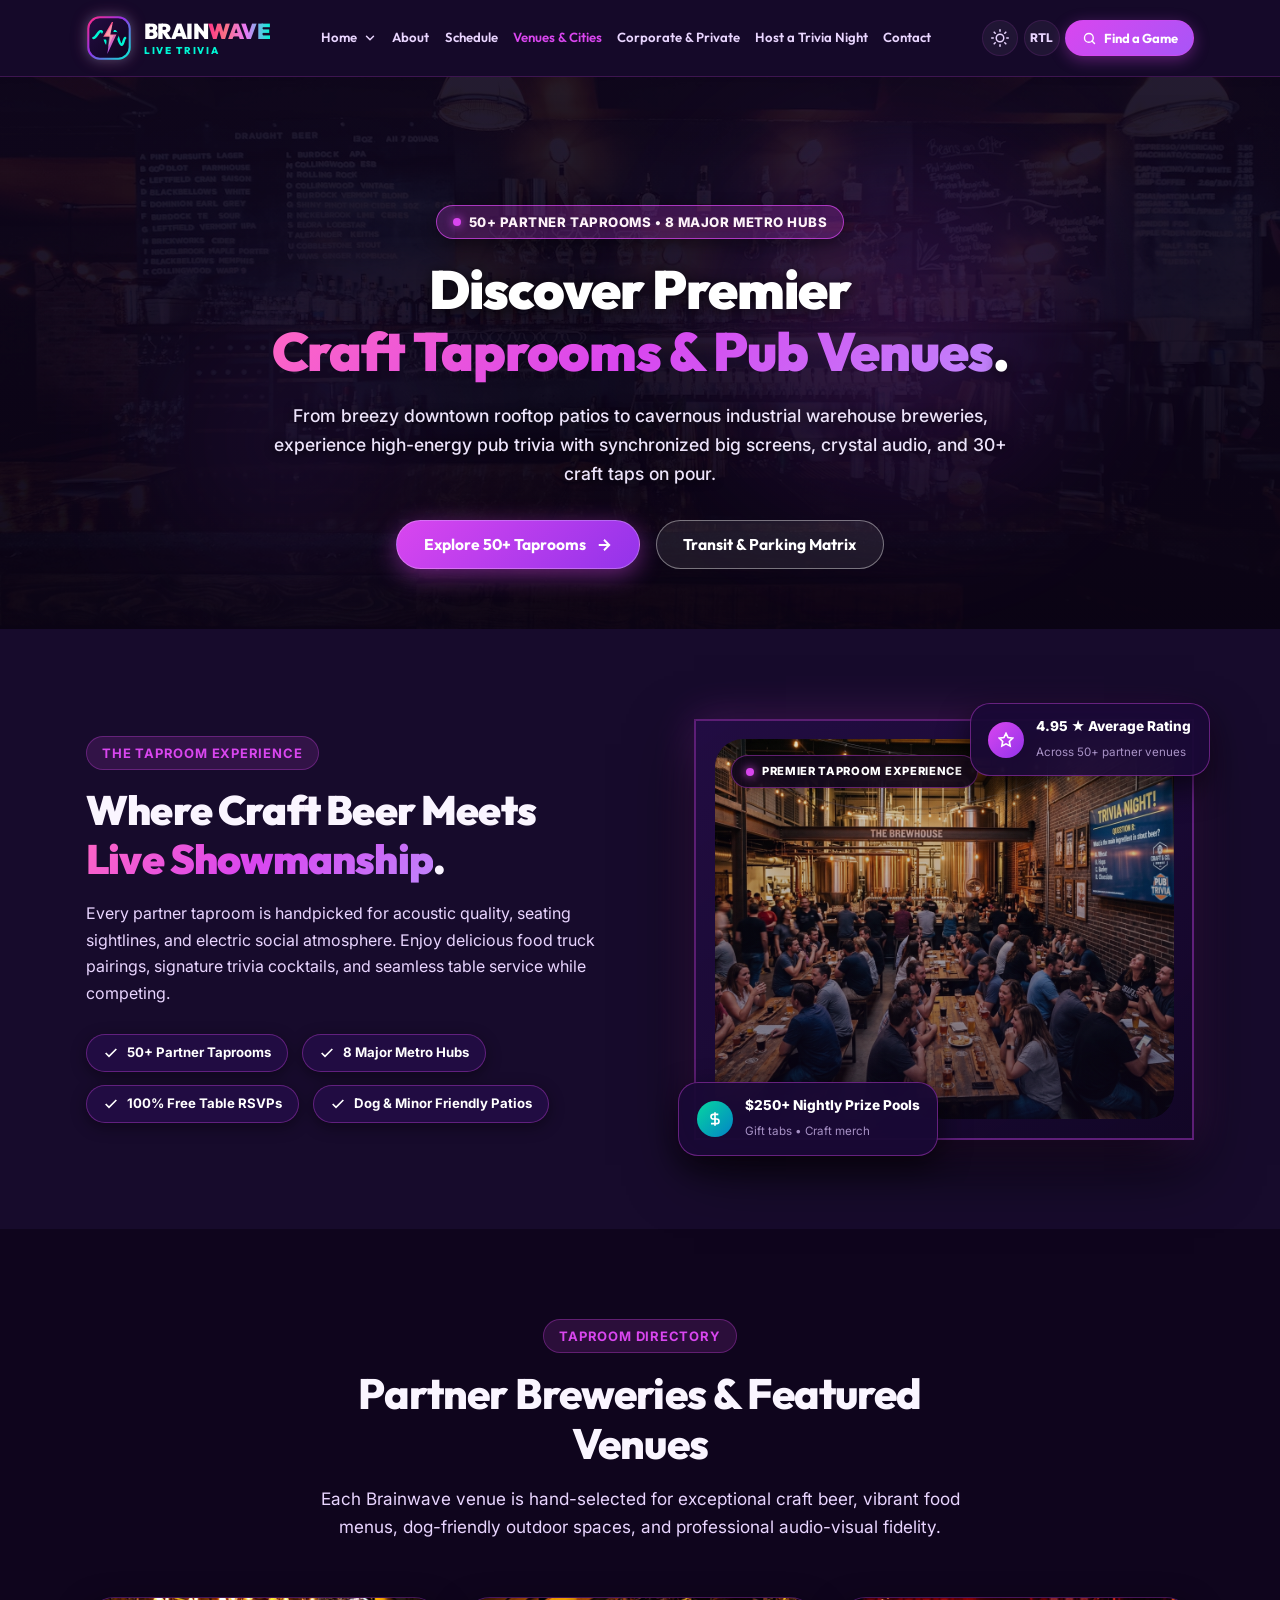
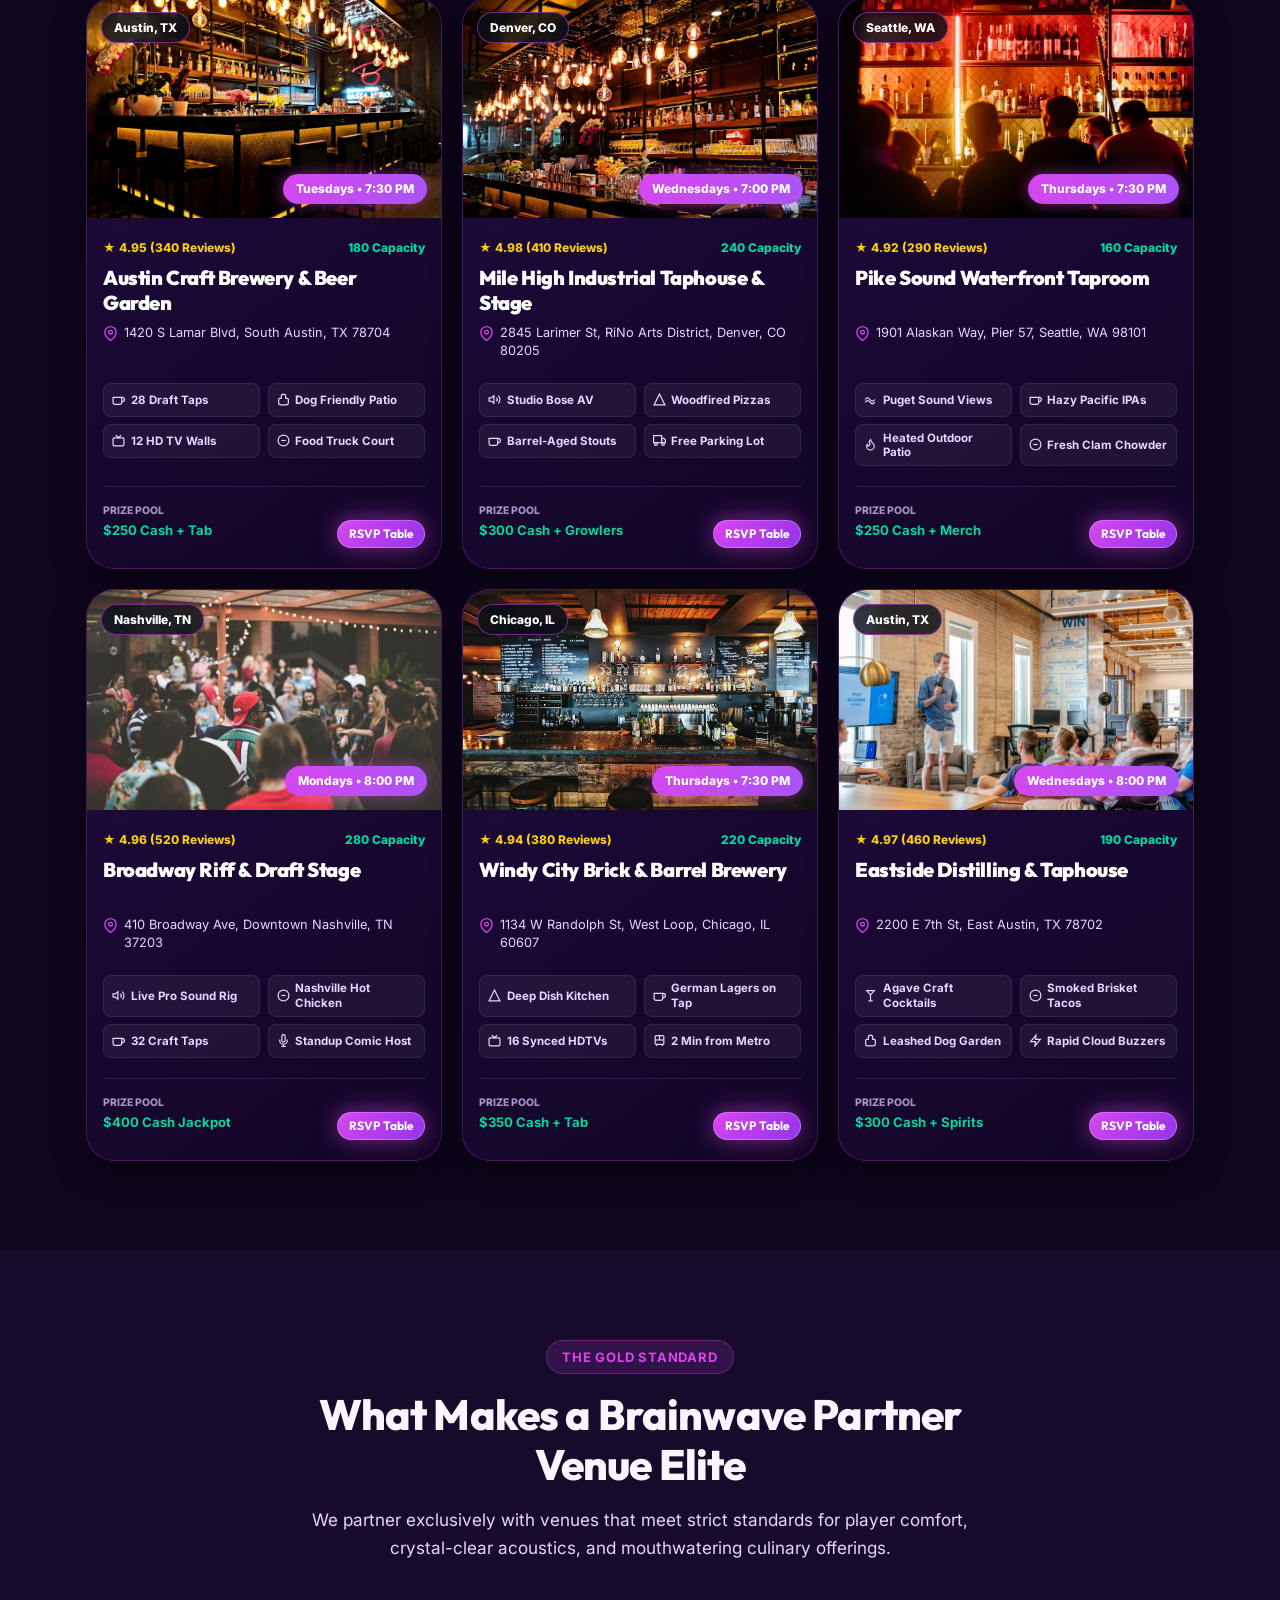
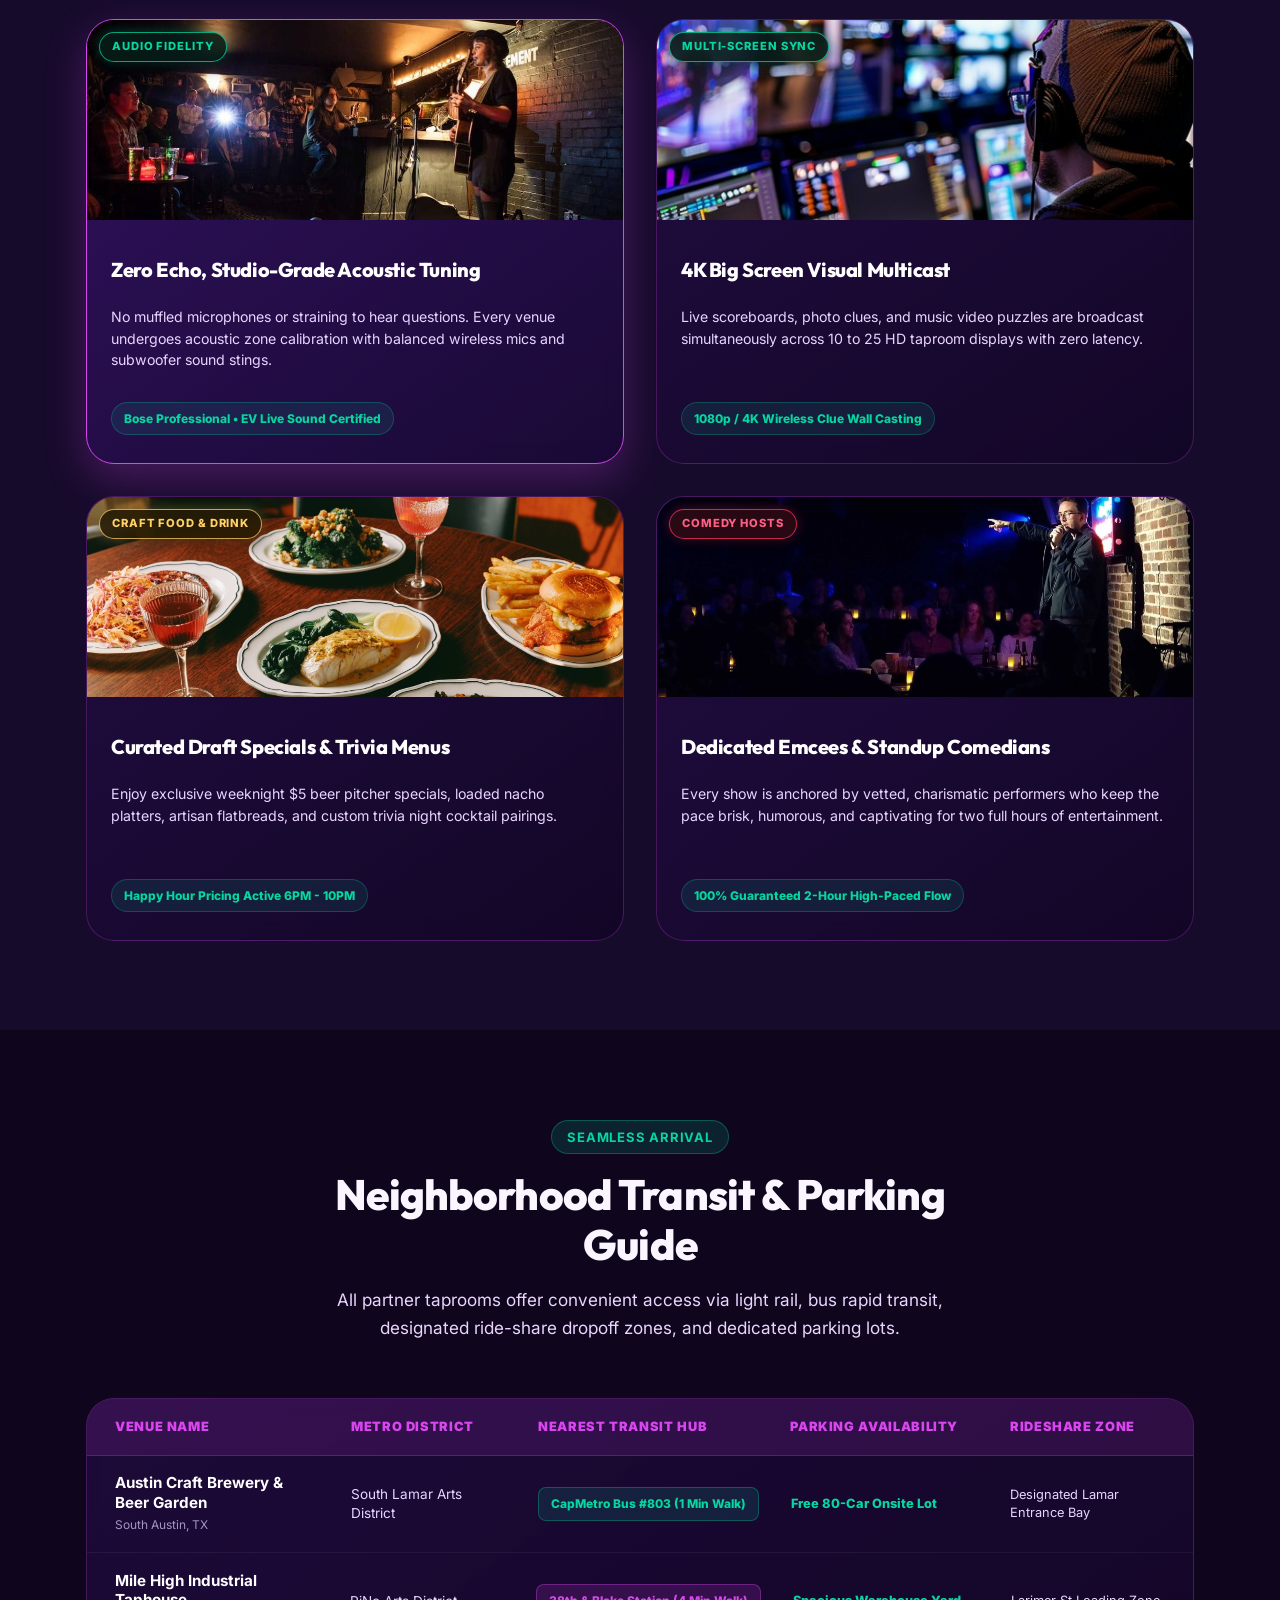
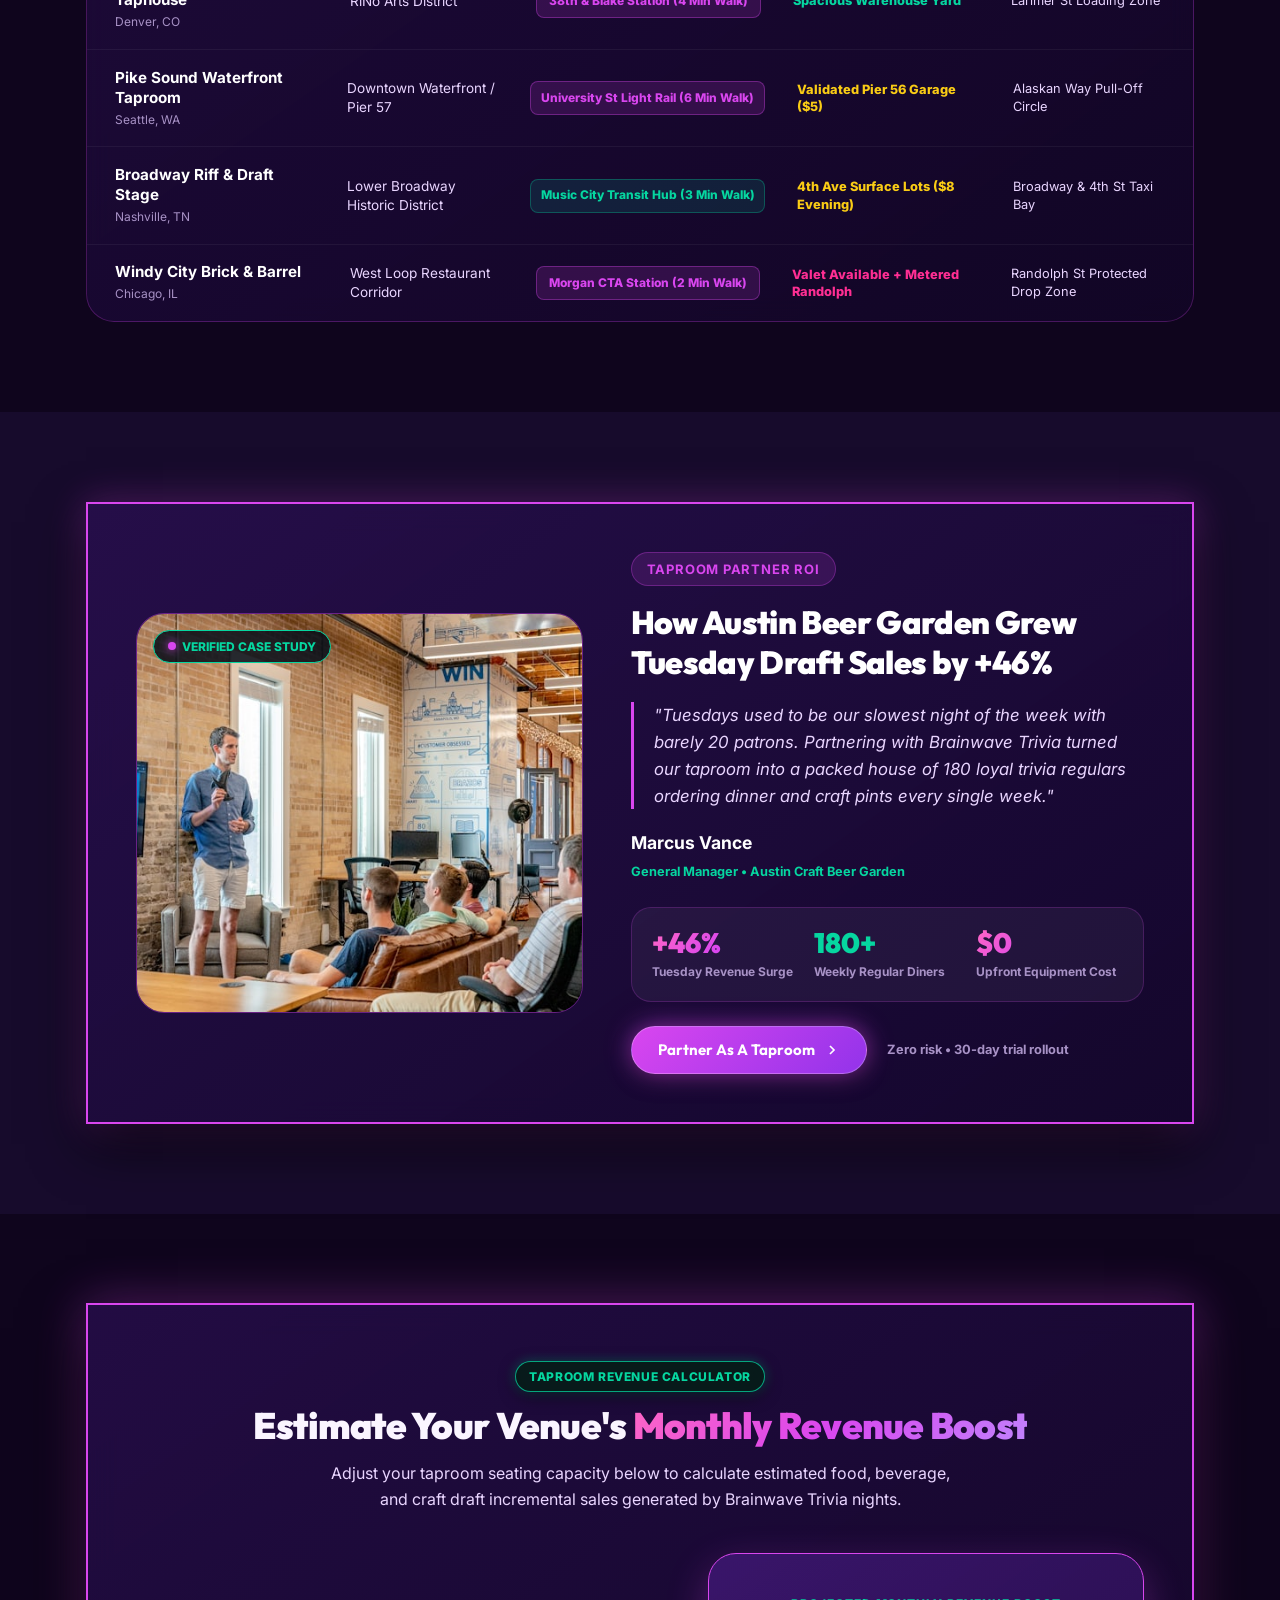
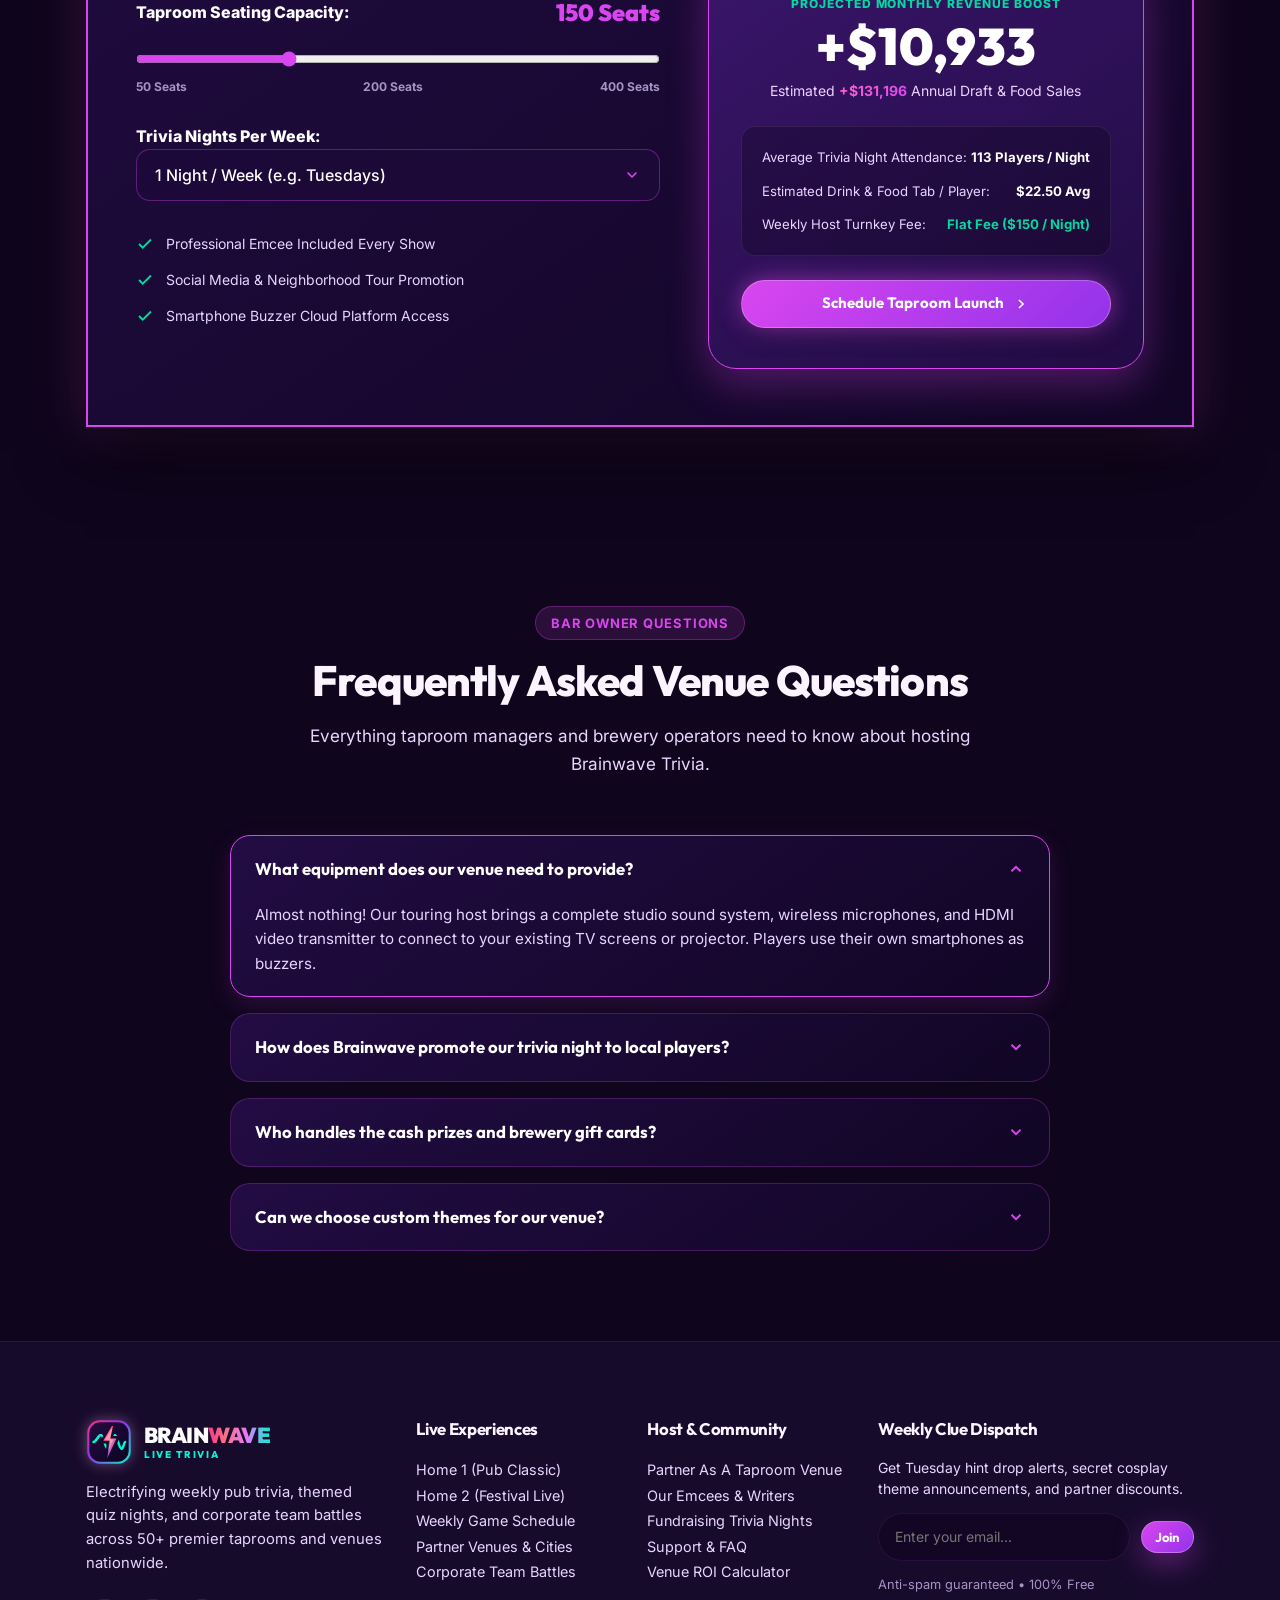
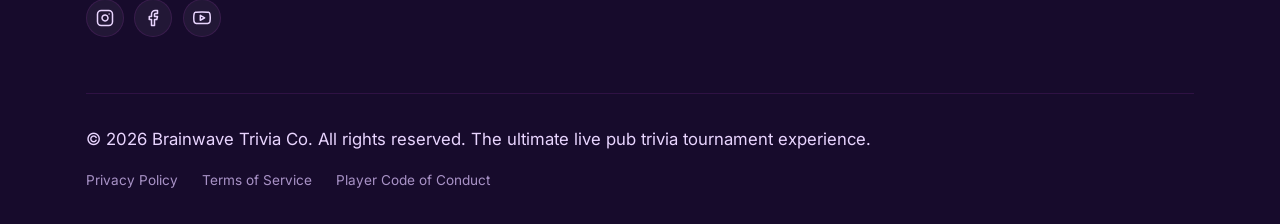
<file: venues.html>
<!DOCTYPE html>
<html lang="en" data-theme="dark" dir="ltr">
<head>
  <meta charset="UTF-8">
  <meta name="viewport" content="width=device-width, initial-scale=1.0">
  <title>Partner Taprooms &amp; Cities — Brainwave Trivia</title>
  <meta name="description" content="Explore 50+ premier craft breweries, taprooms, and pub venues hosting Brainwave Trivia across Austin, Denver, Seattle, Nashville, and beyond.">

  <!-- Favicon -->
  <link rel="icon" id="siteFavicon" type="image/svg+xml" href="assets/images/icons/favicon.svg">

  <!-- Stylesheets -->
  <link rel="stylesheet" href="assets/css/style.css">
  <link rel="stylesheet" href="assets/css/responsive.css">
</head>
<body>

  <!-- Attractive Site Preloader -->
  <div class="site-preloader" id="sitePreloader" aria-hidden="true">
    <div class="preloader-inner">
      <div class="preloader-logo-ring">
        <div class="preloader-pulse-glow"></div>
        <svg class="preloader-svg" width="54" height="54" viewBox="0 0 40 40" fill="none" xmlns="http://www.w3.org/2000/svg">
          <rect x="2" y="2" width="36" height="36" rx="10" fill="url(#bwBgGrad)" stroke="url(#bwBorderGrad)" stroke-width="2"/>
          <path d="M6.5 20C9 20 10.5 14 13 14C15.5 14 16.5 26 19 26C21.5 26 22.5 14 25 14C27.5 14 28.5 26 31 26C32.5 26 33 20 34 20" stroke="#00F5D4" stroke-width="2.2" stroke-linecap="round" stroke-linejoin="round" mask="url(#bwBoltMask)"/>
          <polygon points="22.5 6 15 19 20.8 19 18.5 34 26.5 17 21 17 23.5 6" fill="url(#bwBoltGrad)"/>
          <polygon points="22 8.5 16.5 18 20.2 18 19 28.5 24 17.5 21.2 17.5 22.8 8.5" fill="#FFFFFF" opacity="0.32"/>
        </svg>
      </div>
      <div class="preloader-text-wrap">
        <span class="preloader-brand">BRAIN<span class="preloader-accent">WAVE</span></span>
        <span class="preloader-status">SYNCHRONIZING TRIVIA CIRCUIT...</span>
      </div>
      <div class="preloader-progress-track">
        <div class="preloader-progress-bar"></div>
      </div>
    </div>
  </div>

  <!-- Shared Global SVG Gradients & Negative-Space Mask for Brand Identity -->
  <svg style="position: absolute; width: 0; height: 0; overflow: hidden;" aria-hidden="true">
    <defs>
      <linearGradient id="bwBorderGrad" x1="0%" y1="0%" x2="100%" y2="100%">
        <stop offset="0%" stop-color="#FF2A85"/>
        <stop offset="45%" stop-color="#9333EA"/>
        <stop offset="100%" stop-color="#00F5D4"/>
      </linearGradient>
      <linearGradient id="bwBgGrad" x1="0%" y1="0%" x2="100%" y2="100%">
        <stop offset="0%" stop-color="#240D42"/>
        <stop offset="100%" stop-color="#0D031F"/>
      </linearGradient>
      <linearGradient id="bwBoltGrad" x1="0%" y1="0%" x2="40%" y2="100%">
        <stop offset="0%" stop-color="#FF2E93"/>
        <stop offset="50%" stop-color="#FB7185"/>
        <stop offset="100%" stop-color="#A855F7"/>
      </linearGradient>
      <!-- Aliases for backward compatibility -->
      <linearGradient id="bwGradPrimary" x1="0%" y1="0%" x2="100%" y2="100%">
        <stop offset="0%" stop-color="#FF2A85"/>
        <stop offset="45%" stop-color="#9333EA"/>
        <stop offset="100%" stop-color="#00F5D4"/>
      </linearGradient>
      <linearGradient id="bwGradBolt" x1="0%" y1="0%" x2="40%" y2="100%">
        <stop offset="0%" stop-color="#FF2E93"/>
        <stop offset="50%" stop-color="#FB7185"/>
        <stop offset="100%" stop-color="#A855F7"/>
      </linearGradient>
      <!-- Negative Space Cutout Mask to eliminate messy wave/bolt overlap -->
      <mask id="bwBoltMask">
        <rect width="40" height="40" fill="#FFFFFF"/>
        <polygon points="22.5 6 15 19 20.8 19 18.5 34 26.5 17 21 17 23.5 6" fill="#000000" stroke="#000000" stroke-width="4.5" stroke-linejoin="round"/>
      </mask>
    </defs>
  </svg>

  <!-- Header / Navbar (7 Main Pages) -->
  <header class="site-header" id="mainHeader">
    <div class="container">
      <div class="navbar-inner">
        
        <!-- Redesigned Attractive Brand Logo (Brainwave + Quiz Lightning) -->
        <a href="index.html" class="brand-logo" aria-label="Brainwave Trivia Home">
          <div class="brand-logo-badge">
            <svg class="brand-logo-svg" width="38" height="38" viewBox="0 0 40 40" fill="none" xmlns="http://www.w3.org/2000/svg">
              <rect x="2" y="2" width="36" height="36" rx="10" fill="url(#bwBgGrad)" stroke="url(#bwBorderGrad)" stroke-width="1.8"/>
              <path d="M6.5 20C9 20 10.5 14 13 14C15.5 14 16.5 26 19 26C21.5 26 22.5 14 25 14C27.5 14 28.5 26 31 26C32.5 26 33 20 34 20" stroke="#00F5D4" stroke-width="2.2" stroke-linecap="round" stroke-linejoin="round" mask="url(#bwBoltMask)"/>
              <polygon points="22.5 6 15 19 20.8 19 18.5 34 26.5 17 21 17 23.5 6" fill="url(#bwBoltGrad)"/>
              <polygon points="22 8.5 16.5 18 20.2 18 19 28.5 24 17.5 21.2 17.5 22.8 8.5" fill="#FFFFFF" opacity="0.32"/>
            </svg>
          </div>
          <div class="brand-logo-text">
            <span class="brand-title">BRAIN<span class="brand-accent">WAVE</span></span>
            <span class="brand-tagline">LIVE TRIVIA</span>
          </div>
        </a>

        <!-- Desktop Navigation Menu (7 Main Pages) -->
        <nav class="nav-menu" aria-label="Main Navigation">
          
          <!-- 1. Home Dropdown (Home 1 & Home 2) -->
          <div class="nav-item dropdown">
            <a href="index.html" class="nav-link" aria-haspopup="true" aria-expanded="false">
              <span>Home</span>
              <svg class="dropdown-chevron" width="14" height="14" viewBox="0 0 24 24" fill="none" stroke="currentColor" stroke-width="2.5" stroke-linecap="round" stroke-linejoin="round">
                <polyline points="6 9 12 15 18 9"></polyline>
              </svg>
            </a>
            <div class="dropdown-menu">
              <a href="index.html" class="dropdown-link">
                <span>Home 1 (Pub Classic)</span>
                <span class="dropdown-badge">Popular</span>
              </a>
              <a href="home-2.html" class="dropdown-link">
                <span>Home 2 (Festival Live)</span>
                <span class="dropdown-badge">New</span>
              </a>
            </div>
          </div>

          <!-- 2. About -->
          <div class="nav-item">
            <a href="about.html" class="nav-link">About</a>
          </div>

          <!-- 3. Schedule -->
          <div class="nav-item">
            <a href="schedule.html" class="nav-link">Schedule</a>
          </div>

          <!-- 4. Venues & Cities (ACTIVE) -->
          <div class="nav-item active">
            <a href="venues.html" class="nav-link">Venues &amp; Cities</a>
          </div>

          <!-- 5. Corporate & Private Events -->
          <div class="nav-item">
            <a href="events.html" class="nav-link">Corporate &amp; Private</a>
          </div>

          <!-- 6. Host a Trivia Night -->
          <div class="nav-item">
            <a href="host.html" class="nav-link">Host a Trivia Night</a>
          </div>

          <!-- 7. Contact -->
          <div class="nav-item">
            <a href="contact.html" class="nav-link">Contact</a>
          </div>

        </nav>

        <!-- Navbar Actions -->
        <div class="navbar-actions">
          
          <!-- Theme Toggle -->
          <button type="button" class="theme-toggle-btn" aria-label="Toggle Light/Dark Theme" title="Toggle Theme">
            <svg width="18" height="18" viewBox="0 0 24 24" fill="none" stroke="currentColor" stroke-width="2" stroke-linecap="round" stroke-linejoin="round">
              <circle cx="12" cy="12" r="5"></circle>
              <line x1="12" y1="1" x2="12" y2="3"></line>
              <line x1="12" y1="21" x2="12" y2="23"></line>
              <line x1="4.22" y1="4.22" x2="5.64" y2="5.64"></line>
              <line x1="18.36" y1="18.36" x2="19.78" y2="19.78"></line>
              <line x1="1" y1="12" x2="3" y2="12"></line>
              <line x1="21" y1="12" x2="23" y2="12"></line>
              <line x1="4.22" y1="19.78" x2="5.64" y2="18.36"></line>
              <line x1="18.36" y1="5.64" x2="19.78" y2="4.22"></line>
            </svg>
          </button>

          <!-- RTL Toggle -->
          <button type="button" class="rtl-toggle-btn" aria-label="Toggle RTL Direction" title="Toggle RTL/LTR">
            <span style="font-size:0.75rem; font-weight:800;">RTL</span>
          </button>

          <!-- Primary CTA -->
          <a href="schedule.html" class="btn btn-primary btn-sm" id="navPrimaryCta">
            <svg width="15" height="15" viewBox="0 0 24 24" fill="none" stroke="currentColor" stroke-width="2.2" stroke-linecap="round" stroke-linejoin="round">
              <circle cx="11" cy="11" r="7"></circle>
              <line x1="20" y1="20" x2="16" y2="16"></line>
            </svg>
            <span>Find a Game</span>
          </a>

          <!-- Mobile Hamburger Toggle -->
          <button type="button" class="mobile-nav-toggle" aria-label="Open Navigation Menu" aria-expanded="false">
            <svg width="22" height="22" viewBox="0 0 24 24" fill="none" stroke="currentColor" stroke-width="2.5" stroke-linecap="round" stroke-linejoin="round">
              <line x1="3" y1="12" x2="21" y2="12"></line>
              <line x1="3" y1="6" x2="21" y2="6"></line>
              <line x1="3" y1="18" x2="21" y2="18"></line>
            </svg>
          </button>

        </div>

      </div>
    </div>
  </header>

  <!-- Mobile Menu Overlay & Drawer -->
  <div class="mobile-menu-overlay" id="mobileOverlay"></div>
  <aside class="mobile-nav-drawer" id="mobileDrawer" aria-label="Mobile Navigation">
    <div class="mobile-drawer-header">
      <a href="index.html" class="brand-logo" aria-label="Brainwave Trivia Home">
        <div class="brand-logo-badge">
          <svg class="brand-logo-svg" width="34" height="34" viewBox="0 0 40 40" fill="none" xmlns="http://www.w3.org/2000/svg">
            <rect x="2" y="2" width="36" height="36" rx="10" fill="url(#bwBgGrad)" stroke="url(#bwBorderGrad)" stroke-width="1.8"/>
            <path d="M6.5 20C9 20 10.5 14 13 14C15.5 14 16.5 26 19 26C21.5 26 22.5 14 25 14C27.5 14 28.5 26 31 26C32.5 26 33 20 34 20" stroke="#00F5D4" stroke-width="2.2" stroke-linecap="round" stroke-linejoin="round" mask="url(#bwBoltMask)"/>
            <polygon points="22.5 6 15 19 20.8 19 18.5 34 26.5 17 21 17 23.5 6" fill="url(#bwBoltGrad)"/>
            <polygon points="22 8.5 16.5 18 20.2 18 19 28.5 24 17.5 21.2 17.5 22.8 8.5" fill="#FFFFFF" opacity="0.32"/>
          </svg>
        </div>
        <div class="brand-logo-text">
          <span class="brand-title">BRAIN<span class="brand-accent">WAVE</span></span>
          <span class="brand-tagline">LIVE TRIVIA</span>
        </div>
      </a>
      <button type="button" class="mobile-drawer-close" aria-label="Close Mobile Navigation">
        <svg width="20" height="20" viewBox="0 0 24 24" fill="none" stroke="currentColor" stroke-width="2.5" stroke-linecap="round" stroke-linejoin="round">
          <line x1="18" y1="6" x2="6" y2="18"></line>
          <line x1="6" y1="6" x2="18" y2="18"></line>
        </svg>
      </button>
    </div>

    <!-- Mobile Nav Links -->
    <div class="mobile-nav-list">
      <!-- Home Accordion -->
      <div class="mobile-nav-item">
        <button type="button" class="mobile-nav-link mobile-dropdown-btn" aria-expanded="false">
          <span>Home</span>
          <svg class="dropdown-chevron" width="16" height="16" viewBox="0 0 24 24" fill="none" stroke="currentColor" stroke-width="2.5" stroke-linecap="round" stroke-linejoin="round">
            <polyline points="6 9 12 15 18 9"></polyline>
          </svg>
        </button>
        <div class="mobile-dropdown-menu">
          <a href="index.html" class="mobile-dropdown-link">
            <span>Home 1 (Pub Classic)</span>
            <span class="dropdown-badge">Popular</span>
          </a>
          <a href="home-2.html" class="mobile-dropdown-link">
            <span>Home 2 (Festival Live)</span>
            <span class="dropdown-badge">New</span>
          </a>
        </div>
      </div>
      <div class="mobile-nav-item">
        <a href="about.html" class="mobile-nav-link">About</a>
      </div>
      <div class="mobile-nav-item">
        <a href="schedule.html" class="mobile-nav-link">Schedule</a>
      </div>
      <div class="mobile-nav-item">
        <a href="venues.html" class="mobile-nav-link active">Venues &amp; Cities</a>
      </div>
      <div class="mobile-nav-item">
        <a href="events.html" class="mobile-nav-link">Corporate &amp; Private</a>
      </div>
      <div class="mobile-nav-item">
        <a href="host.html" class="mobile-nav-link">Host a Trivia Night</a>
      </div>
      <div class="mobile-nav-item">
        <a href="contact.html" class="mobile-nav-link">Contact</a>
      </div>
    </div>

    <div class="mobile-drawer-footer">
      <a href="schedule.html" class="btn btn-primary" style="width:100%; justify-content:center;">
        <svg width="16" height="16" viewBox="0 0 24 24" fill="none" stroke="currentColor" stroke-width="2.2" stroke-linecap="round" stroke-linejoin="round" style="margin-right: 0.5rem;">
          <circle cx="11" cy="11" r="7"></circle>
          <line x1="20" y1="20" x2="16" y2="16"></line>
        </svg>
        <span>Find a Game</span>
      </a>
    </div>
  </aside>

  <!-- Main Content: Venues & Cities Showcase -->
  <main id="mainContent">

    <!-- =========================================================================
         SECTION 1: HERO TAPROOM & VENUES PAGE BANNER
         ========================================================================= -->
    <section class="page-hero-banner venues-hero-banner" id="venuesHero">
      <div class="hero-ambient-orb hero-orb-1" aria-hidden="true"></div>
      <div class="hero-ambient-orb hero-orb-2" aria-hidden="true"></div>

      <div class="container">
        <div class="page-hero-content reveal-on-scroll">
          <div class="section-tag tag-magenta">
            <span class="pulse-dot"></span>
            <span>50+ Partner Taprooms &bull; 8 Major Metro Hubs</span>
          </div>

          <h1 class="page-hero-title">
            Discover Premier <span class="text-gradient-brand">Craft Taprooms &amp; Pub Venues</span>.
          </h1>

          <p class="page-hero-subtitle">
            From breezy downtown rooftop patios to cavernous industrial warehouse breweries, experience high-energy pub trivia with synchronized big screens, crystal audio, and 30+ craft taps on pour.
          </p>

          <div class="hero-actions page-hero-actions">
            <a href="#venuesGrid" class="btn btn-primary btn-lg glow-btn">
              <span>Explore 50+ Taprooms</span>
              <svg width="18" height="18" viewBox="0 0 24 24" fill="none" stroke="currentColor" stroke-width="2.5"><line x1="5" y1="12" x2="19" y2="12"></line><polyline points="12 5 19 12 12 19"></polyline></svg>
            </a>
            <a href="#transitMatrix" class="btn btn-outline btn-lg">
              <span>Transit &amp; Parking Matrix</span>
            </a>
          </div>
        </div>
      </div>
    </section>

    <!-- =========================================================================
         SECTION 2: TAPROOM EXPERIENCE SHOWCASE
         ========================================================================= -->
    <section class="section-py" id="venueShowcase" style="background-color: var(--bg-surface);">
      <div class="container">
        <div class="venues-hero-grid reveal-on-scroll">
          
          <!-- Left Column: Copy & Badges -->
          <div class="venues-hero-left">
            <div class="section-tag tag-cyan" style="margin-bottom: 1rem;">
              <span>The Taproom Experience</span>
            </div>

            <h2 style="font-size: clamp(1.9rem, 3.2vw, 2.6rem); font-weight: 900; line-height: 1.2; margin-bottom: 1rem;">
              Where Craft Beer Meets <span class="text-gradient-brand">Live Showmanship</span>.
            </h2>

            <p style="font-size: 1rem; color: var(--text-secondary); line-height: 1.65; margin-bottom: 1.75rem;">
              Every partner taproom is handpicked for acoustic quality, seating sightlines, and electric social atmosphere. Enjoy delicious food truck pairings, signature trivia cocktails, and seamless table service while competing.
            </p>

            <!-- Feature Highlight Badges -->
            <div class="venues-hero-highlights">
              <div class="venue-highlight-badge">
                <svg width="16" height="16" viewBox="0 0 24 24" fill="none" stroke="currentColor" stroke-width="2.5"><polyline points="20 6 9 17 4 12"></polyline></svg>
                <span>50+ Partner Taprooms</span>
              </div>
              <div class="venue-highlight-badge">
                <svg width="16" height="16" viewBox="0 0 24 24" fill="none" stroke="currentColor" stroke-width="2.5"><polyline points="20 6 9 17 4 12"></polyline></svg>
                <span>8 Major Metro Hubs</span>
              </div>
              <div class="venue-highlight-badge">
                <svg width="16" height="16" viewBox="0 0 24 24" fill="none" stroke="currentColor" stroke-width="2.5"><polyline points="20 6 9 17 4 12"></polyline></svg>
                <span>100% Free Table RSVPs</span>
              </div>
              <div class="venue-highlight-badge">
                <svg width="16" height="16" viewBox="0 0 24 24" fill="none" stroke="currentColor" stroke-width="2.5"><polyline points="20 6 9 17 4 12"></polyline></svg>
                <span>Dog &amp; Minor Friendly Patios</span>
              </div>
            </div>
          </div>

          <!-- Right Column: Visual Taproom Showcase Card -->
          <div class="venues-hero-right">
            <div class="venues-visual-card">
              <div class="venues-visual-media">
                <img src="assets/images/venues/hero-venues-taproom-live-showcase.webp" alt="Vibrant craft brewery taproom hosting Brainwave trivia night" width="560" height="420" loading="eager">
                <div class="venues-visual-overlay"></div>
                <div class="venues-visual-badge">
                  <span class="pulse-dot"></span>
                  <span>PREMIER TAPROOM EXPERIENCE</span>
                </div>
              </div>

              <!-- Floating Glass Badge 1: Top Right -->
              <div class="venues-float-badge float-badge-top">
                <div class="float-badge-icon" style="background:linear-gradient(135deg,#D946EF,#9333EA);">
                  <svg width="16" height="16" viewBox="0 0 24 24" fill="none" stroke="#FFFFFF" stroke-width="2.5"><polygon points="12 2 15.09 8.26 22 9.27 17 14.14 18.18 21.02 12 17.77 5.82 21.02 7 14.14 2 9.27 8.91 8.26 12 2"></polygon></svg>
                </div>
                <div>
                  <strong>4.95 ★ Average Rating</strong>
                  <span>Across 50+ partner venues</span>
                </div>
              </div>

              <!-- Floating Glass Badge 2: Bottom Left -->
              <div class="venues-float-badge float-badge-bottom">
                <div class="float-badge-icon" style="background:linear-gradient(135deg,#06D6A0,#0284C7);">
                  <svg width="16" height="16" viewBox="0 0 24 24" fill="none" stroke="#FFFFFF" stroke-width="2.5"><path d="M12 2v20M17 5H9.5a3.5 3.5 0 0 0 0 7h5a3.5 3.5 0 0 1 0 7H6"></path></svg>
                </div>
                <div>
                  <strong>$250+ Nightly Prize Pools</strong>
                  <span>Gift tabs &bull; Craft merch</span>
                </div>
              </div>
            </div>
          </div>

        </div>
      </div>
    </section>

    <!-- =========================================================================
         SECTION 2: INTERACTIVE VENUE PROFILE MATRIX WITH LIVE SPECS & AMENITIES
         ========================================================================= -->
    <section class="section-py" id="venuesGrid">
      <div class="container">
        
        <div class="section-header reveal-on-scroll">
          <div class="section-tag tag-cyan">
            <span>Taproom Directory</span>
          </div>
          <h2 class="section-title">Partner Breweries &amp; Featured Venues</h2>
          <p class="section-desc">
            Each Brainwave venue is hand-selected for exceptional craft beer, vibrant food menus, dog-friendly outdoor spaces, and professional audio-visual fidelity.
          </p>
        </div>

        <!-- Venue Cards Grid -->
        <div class="venue-cards-grid" id="venueCardsContainer">
          
          <!-- Venue 1: Austin Rooftop -->
          <div class="venue-card reveal-on-scroll" data-city="austin" data-name="Austin Craft Brewery & Beer Garden">
            <div class="venue-card-media">
              <img src="assets/images/venues/venue-austin-rooftop-garden.webp" alt="Austin Craft Brewery & Beer Garden outdoor patio" width="550" height="320" loading="lazy">
              <span class="venue-city-badge">Austin, TX</span>
              <span class="venue-day-badge">Tuesdays &bull; 7:30 PM</span>
            </div>
            <div class="venue-card-body">
              <div class="venue-meta-top">
                <span class="venue-rating">★ 4.95 (340 Reviews)</span>
                <span class="venue-capacity">180 Capacity</span>
              </div>
              <h3 class="venue-title">Austin Craft Brewery &amp; Beer Garden</h3>
              <p class="venue-address">
                <svg width="15" height="15" viewBox="0 0 24 24" fill="none" stroke="currentColor" stroke-width="2"><path d="M21 10c0 7-9 13-9 13s-9-6-9-13a9 9 0 0 1 18 0z"></path><circle cx="12" cy="10" r="3"></circle></svg>
                <span>1420 S Lamar Blvd, South Austin, TX 78704</span>
              </p>
              <div class="venue-amenity-pills">
                <span class="amenity-chip"><svg width="13" height="13" viewBox="0 0 24 24" fill="none" stroke="currentColor" stroke-width="2.2"><path d="M18 8h1a4 4 0 0 1 0 8h-1"></path><path d="M2 8h16v9a4 4 0 0 1-4 4H6a4 4 0 0 1-4-4V8z"></path></svg> 28 Draft Taps</span>
                <span class="amenity-chip"><svg width="13" height="13" viewBox="0 0 24 24" fill="none" stroke="currentColor" stroke-width="2.2"><path d="M12 2a4 4 0 0 0-4 4v4H5a2 2 0 0 0-2 2v6a4 4 0 0 0 4 4h10a4 4 0 0 0 4-4v-6a2 2 0 0 0-2-2h-3V6a4 4 0 0 0-4-4z"></path></svg> Dog Friendly Patio</span>
                <span class="amenity-chip"><svg width="13" height="13" viewBox="0 0 24 24" fill="none" stroke="currentColor" stroke-width="2.2"><rect x="2" y="7" width="20" height="15" rx="2" ry="2"></rect><polyline points="17 2 12 7 7 2"></polyline></svg> 12 HD TV Walls</span>
                <span class="amenity-chip"><svg width="13" height="13" viewBox="0 0 24 24" fill="none" stroke="currentColor" stroke-width="2.2"><circle cx="12" cy="12" r="10"></circle><path d="M8 12h8"></path></svg> Food Truck Court</span>
              </div>
              <div class="venue-card-footer">
                <div class="venue-prize-callout">
                  <span class="prize-tag">Prize Pool</span>
                  <strong>$250 Cash + Tab</strong>
                </div>
                <a href="schedule.html" class="btn btn-primary btn-sm glow-btn">RSVP Table</a>
              </div>
            </div>
          </div>

          <!-- Venue 2: Denver Industrial Taphouse -->
          <div class="venue-card reveal-on-scroll" data-city="denver" data-name="Mile High Industrial Taphouse & Stage">
            <div class="venue-card-media">
              <img src="assets/images/venues/venue-denver-industrial-taphouse.webp" alt="Mile High Industrial Taphouse brewery warehouse" width="550" height="320" loading="lazy">
              <span class="venue-city-badge">Denver, CO</span>
              <span class="venue-day-badge">Wednesdays &bull; 7:00 PM</span>
            </div>
            <div class="venue-card-body">
              <div class="venue-meta-top">
                <span class="venue-rating">★ 4.98 (410 Reviews)</span>
                <span class="venue-capacity">240 Capacity</span>
              </div>
              <h3 class="venue-title">Mile High Industrial Taphouse &amp; Stage</h3>
              <p class="venue-address">
                <svg width="15" height="15" viewBox="0 0 24 24" fill="none" stroke="currentColor" stroke-width="2"><path d="M21 10c0 7-9 13-9 13s-9-6-9-13a9 9 0 0 1 18 0z"></path><circle cx="12" cy="10" r="3"></circle></svg>
                <span>2845 Larimer St, RiNo Arts District, Denver, CO 80205</span>
              </p>
              <div class="venue-amenity-pills">
                <span class="amenity-chip"><svg width="13" height="13" viewBox="0 0 24 24" fill="none" stroke="currentColor" stroke-width="2.2"><polygon points="11 5 6 9 2 9 2 15 6 15 11 19 11 5"></polygon><path d="M19.07 4.93a10 10 0 0 1 0 14.14M15.54 8.46a5 5 0 0 1 0 7.07"></path></svg> Studio Bose AV</span>
                <span class="amenity-chip"><svg width="13" height="13" viewBox="0 0 24 24" fill="none" stroke="currentColor" stroke-width="2.2"><path d="M12 2L2 22h20L12 2z"></path></svg> Woodfired Pizzas</span>
                <span class="amenity-chip"><svg width="13" height="13" viewBox="0 0 24 24" fill="none" stroke="currentColor" stroke-width="2.2"><path d="M18 8h1a4 4 0 0 1 0 8h-1"></path><path d="M2 8h16v9a4 4 0 0 1-4 4H6a4 4 0 0 1-4-4V8z"></path></svg> Barrel-Aged Stouts</span>
                <span class="amenity-chip"><svg width="13" height="13" viewBox="0 0 24 24" fill="none" stroke="currentColor" stroke-width="2.2"><rect x="1" y="3" width="15" height="13"></rect><polygon points="16 8 20 8 23 11 23 16 16 16 16 8"></polygon><circle cx="5.5" cy="18.5" r="2.5"></circle><circle cx="18.5" cy="18.5" r="2.5"></circle></svg> Free Parking Lot</span>
              </div>
              <div class="venue-card-footer">
                <div class="venue-prize-callout">
                  <span class="prize-tag">Prize Pool</span>
                  <strong>$300 Cash + Growlers</strong>
                </div>
                <a href="schedule.html" class="btn btn-primary btn-sm glow-btn">RSVP Table</a>
              </div>
            </div>
          </div>

          <!-- Venue 3: Seattle Waterfront Patio -->
          <div class="venue-card reveal-on-scroll" data-city="seattle" data-name="Pike Sound Waterfront Taproom">
            <div class="venue-card-media">
              <img src="assets/images/venues/venue-seattle-waterfront-patio.webp" alt="Pike Sound Waterfront Taproom patio view" width="550" height="320" loading="lazy">
              <span class="venue-city-badge">Seattle, WA</span>
              <span class="venue-day-badge">Thursdays &bull; 7:30 PM</span>
            </div>
            <div class="venue-card-body">
              <div class="venue-meta-top">
                <span class="venue-rating">★ 4.92 (290 Reviews)</span>
                <span class="venue-capacity">160 Capacity</span>
              </div>
              <h3 class="venue-title">Pike Sound Waterfront Taproom</h3>
              <p class="venue-address">
                <svg width="15" height="15" viewBox="0 0 24 24" fill="none" stroke="currentColor" stroke-width="2"><path d="M21 10c0 7-9 13-9 13s-9-6-9-13a9 9 0 0 1 18 0z"></path><circle cx="12" cy="10" r="3"></circle></svg>
                <span>1901 Alaskan Way, Pier 57, Seattle, WA 98101</span>
              </p>
              <div class="venue-amenity-pills">
                <span class="amenity-chip"><svg width="13" height="13" viewBox="0 0 24 24" fill="none" stroke="currentColor" stroke-width="2.2"><path d="M2 12c3-4 6-4 9 0s6 4 9 0"></path><path d="M2 17c3-4 6-4 9 0s6 4 9 0"></path></svg> Puget Sound Views</span>
                <span class="amenity-chip"><svg width="13" height="13" viewBox="0 0 24 24" fill="none" stroke="currentColor" stroke-width="2.2"><path d="M18 8h1a4 4 0 0 1 0 8h-1"></path><path d="M2 8h16v9a4 4 0 0 1-4 4H6a4 4 0 0 1-4-4V8z"></path></svg> Hazy Pacific IPAs</span>
                <span class="amenity-chip"><svg width="13" height="13" viewBox="0 0 24 24" fill="none" stroke="currentColor" stroke-width="2.2"><path d="M8.5 14.5A2.5 2.5 0 0 0 11 12c0-1.38-.5-2-1-3-1.072-2.143-.224-4.054 2-6 .5 2.5 2 4.9 4 6.5 2 1.6 3 3.5 3 5.5a7 7 0 1 1-14 0c0-1.153.433-2.294 1-3a2.5 2.5 0 0 0 2.5 2.5z"></path></svg> Heated Outdoor Patio</span>
                <span class="amenity-chip"><svg width="13" height="13" viewBox="0 0 24 24" fill="none" stroke="currentColor" stroke-width="2.2"><circle cx="12" cy="12" r="10"></circle><path d="M8 12h8"></path></svg> Fresh Clam Chowder</span>
              </div>
              <div class="venue-card-footer">
                <div class="venue-prize-callout">
                  <span class="prize-tag">Prize Pool</span>
                  <strong>$250 Cash + Merch</strong>
                </div>
                <a href="schedule.html" class="btn btn-primary btn-sm glow-btn">RSVP Table</a>
              </div>
            </div>
          </div>

          <!-- Venue 4: Nashville Music Taproom -->
          <div class="venue-card reveal-on-scroll" data-city="nashville" data-name="Broadway Riff & Draft Stage">
            <div class="venue-card-media">
              <img src="assets/images/venues/venue-nashville-music-taproom.webp" alt="Broadway Riff & Draft Stage Nashville music venue" width="550" height="320" loading="lazy">
              <span class="venue-city-badge">Nashville, TN</span>
              <span class="venue-day-badge">Mondays &bull; 8:00 PM</span>
            </div>
            <div class="venue-card-body">
              <div class="venue-meta-top">
                <span class="venue-rating">★ 4.96 (520 Reviews)</span>
                <span class="venue-capacity">280 Capacity</span>
              </div>
              <h3 class="venue-title">Broadway Riff &amp; Draft Stage</h3>
              <p class="venue-address">
                <svg width="15" height="15" viewBox="0 0 24 24" fill="none" stroke="currentColor" stroke-width="2"><path d="M21 10c0 7-9 13-9 13s-9-6-9-13a9 9 0 0 1 18 0z"></path><circle cx="12" cy="10" r="3"></circle></svg>
                <span>410 Broadway Ave, Downtown Nashville, TN 37203</span>
              </p>
              <div class="venue-amenity-pills">
                <span class="amenity-chip"><svg width="13" height="13" viewBox="0 0 24 24" fill="none" stroke="currentColor" stroke-width="2.2"><polygon points="11 5 6 9 2 9 2 15 6 15 11 19 11 5"></polygon><path d="M19.07 4.93a10 10 0 0 1 0 14.14M15.54 8.46a5 5 0 0 1 0 7.07"></path></svg> Live Pro Sound Rig</span>
                <span class="amenity-chip"><svg width="13" height="13" viewBox="0 0 24 24" fill="none" stroke="currentColor" stroke-width="2.2"><circle cx="12" cy="12" r="10"></circle><path d="M8 12h8"></path></svg> Nashville Hot Chicken</span>
                <span class="amenity-chip"><svg width="13" height="13" viewBox="0 0 24 24" fill="none" stroke="currentColor" stroke-width="2.2"><path d="M18 8h1a4 4 0 0 1 0 8h-1"></path><path d="M2 8h16v9a4 4 0 0 1-4 4H6a4 4 0 0 1-4-4V8z"></path></svg> 32 Craft Taps</span>
                <span class="amenity-chip"><svg width="13" height="13" viewBox="0 0 24 24" fill="none" stroke="currentColor" stroke-width="2.2"><path d="M12 1a3 3 0 0 0-3 3v8a3 3 0 0 0 6 0V4a3 3 0 0 0-3-3z"></path><path d="M19 10v2a7 7 0 0 1-14 0v-2"></path><line x1="12" y1="19" x2="12" y2="23"></line><line x1="8" y1="23" x2="16" y2="23"></line></svg> Standup Comic Host</span>
              </div>
              <div class="venue-card-footer">
                <div class="venue-prize-callout">
                  <span class="prize-tag">Prize Pool</span>
                  <strong>$400 Cash Jackpot</strong>
                </div>
                <a href="schedule.html" class="btn btn-primary btn-sm glow-btn">RSVP Table</a>
              </div>
            </div>
          </div>

          <!-- Venue 5: Chicago Brick & Barrel (Austin/Denver/Chicago multi) -->
          <div class="venue-card reveal-on-scroll" data-city="chicago" data-name="Windy City Brick & Barrel Brewery">
            <div class="venue-card-media">
              <img src="assets/images/venues/hero-venues-craft-brewery-hall.webp" alt="Windy City Brick & Barrel Brewery hall" width="550" height="320" loading="lazy">
              <span class="venue-city-badge">Chicago, IL</span>
              <span class="venue-day-badge">Thursdays &bull; 7:30 PM</span>
            </div>
            <div class="venue-card-body">
              <div class="venue-meta-top">
                <span class="venue-rating">★ 4.94 (380 Reviews)</span>
                <span class="venue-capacity">220 Capacity</span>
              </div>
              <h3 class="venue-title">Windy City Brick &amp; Barrel Brewery</h3>
              <p class="venue-address">
                <svg width="15" height="15" viewBox="0 0 24 24" fill="none" stroke="currentColor" stroke-width="2"><path d="M21 10c0 7-9 13-9 13s-9-6-9-13a9 9 0 0 1 18 0z"></path><circle cx="12" cy="10" r="3"></circle></svg>
                <span>1134 W Randolph St, West Loop, Chicago, IL 60607</span>
              </p>
              <div class="venue-amenity-pills">
                <span class="amenity-chip"><svg width="13" height="13" viewBox="0 0 24 24" fill="none" stroke="currentColor" stroke-width="2.2"><path d="M12 2L2 22h20L12 2z"></path></svg> Deep Dish Kitchen</span>
                <span class="amenity-chip"><svg width="13" height="13" viewBox="0 0 24 24" fill="none" stroke="currentColor" stroke-width="2.2"><path d="M18 8h1a4 4 0 0 1 0 8h-1"></path><path d="M2 8h16v9a4 4 0 0 1-4 4H6a4 4 0 0 1-4-4V8z"></path></svg> German Lagers on Tap</span>
                <span class="amenity-chip"><svg width="13" height="13" viewBox="0 0 24 24" fill="none" stroke="currentColor" stroke-width="2.2"><rect x="2" y="7" width="20" height="15" rx="2" ry="2"></rect><polyline points="17 2 12 7 7 2"></polyline></svg> 16 Synced HDTVs</span>
                <span class="amenity-chip"><svg width="13" height="13" viewBox="0 0 24 24" fill="none" stroke="currentColor" stroke-width="2.2"><rect x="4" y="3" width="16" height="16" rx="2"></rect><path d="M4 11h16"></path><path d="M12 3v8"></path><path d="m8 19-2 3"></path><path d="m16 19 2 3"></path></svg> 2 Min from Metro</span>
              </div>
              <div class="venue-card-footer">
                <div class="venue-prize-callout">
                  <span class="prize-tag">Prize Pool</span>
                  <strong>$350 Cash + Tab</strong>
                </div>
                <a href="schedule.html" class="btn btn-primary btn-sm glow-btn">RSVP Table</a>
              </div>
            </div>
          </div>

          <!-- Venue 6: Austin Eastside Warehouse -->
          <div class="venue-card reveal-on-scroll" data-city="austin" data-name="Eastside Distilling & Taphouse">
            <div class="venue-card-media">
              <img src="assets/images/venues/venue-owner-handshake-revenue.webp" alt="Eastside Distilling & Taphouse bar area" width="550" height="320" loading="lazy">
              <span class="venue-city-badge">Austin, TX</span>
              <span class="venue-day-badge">Wednesdays &bull; 8:00 PM</span>
            </div>
            <div class="venue-card-body">
              <div class="venue-meta-top">
                <span class="venue-rating">★ 4.97 (460 Reviews)</span>
                <span class="venue-capacity">190 Capacity</span>
              </div>
              <h3 class="venue-title">Eastside Distilling &amp; Taphouse</h3>
              <p class="venue-address">
                <svg width="15" height="15" viewBox="0 0 24 24" fill="none" stroke="currentColor" stroke-width="2"><path d="M21 10c0 7-9 13-9 13s-9-6-9-13a9 9 0 0 1 18 0z"></path><circle cx="12" cy="10" r="3"></circle></svg>
                <span>2200 E 7th St, East Austin, TX 78702</span>
              </p>
              <div class="venue-amenity-pills">
                <span class="amenity-chip"><svg width="13" height="13" viewBox="0 0 24 24" fill="none" stroke="currentColor" stroke-width="2.2"><path d="M8 22h8"></path><path d="M12 11v11"></path><path d="m19 3-7 8-7-8Z"></path></svg> Agave Craft Cocktails</span>
                <span class="amenity-chip"><svg width="13" height="13" viewBox="0 0 24 24" fill="none" stroke="currentColor" stroke-width="2.2"><circle cx="12" cy="12" r="10"></circle><path d="M8 12h8"></path></svg> Smoked Brisket Tacos</span>
                <span class="amenity-chip"><svg width="13" height="13" viewBox="0 0 24 24" fill="none" stroke="currentColor" stroke-width="2.2"><path d="M12 2a4 4 0 0 0-4 4v4H5a2 2 0 0 0-2 2v6a4 4 0 0 0 4 4h10a4 4 0 0 0 4-4v-6a2 2 0 0 0-2-2h-3V6a4 4 0 0 0-4-4z"></path></svg> Leashed Dog Garden</span>
                <span class="amenity-chip"><svg width="13" height="13" viewBox="0 0 24 24" fill="none" stroke="currentColor" stroke-width="2.2"><polygon points="13 2 3 14 12 14 11 22 21 10 12 10 13 2"></polygon></svg> Rapid Cloud Buzzers</span>
              </div>
              <div class="venue-card-footer">
                <div class="venue-prize-callout">
                  <span class="prize-tag">Prize Pool</span>
                  <strong>$300 Cash + Spirits</strong>
                </div>
                <a href="schedule.html" class="btn btn-primary btn-sm glow-btn">RSVP Table</a>
              </div>
            </div>
          </div>

        </div>

      </div>
    </section>

    <!-- =========================================================================
         SECTION 3: VENUE AV & TECH SPECIFICATIONS BENTO (THE 4 PILLARS)
         ========================================================================= -->
    <section class="section-py" id="venueSpecs" style="background-color: var(--bg-surface);">
      <div class="container">
        
        <div class="section-header reveal-on-scroll">
          <div class="section-tag tag-magenta">
            <span>The Gold Standard</span>
          </div>
          <h2 class="section-title">What Makes a Brainwave Partner Venue Elite</h2>
          <p class="section-desc">
            We partner exclusively with venues that meet strict standards for player comfort, crystal-clear acoustics, and mouthwatering culinary offerings.
          </p>
        </div>

        <!-- 4-Card Bento Grid -->
        <div class="amenity-bento-grid">
          
          <!-- Card 1 -->
          <div class="amenity-bento-card bento-card-highlight reveal-on-scroll">
            <div class="bento-card-media">
              <img src="assets/images/venues/spec-audio-tuning.png" alt="Zero Echo, Studio-Grade Acoustic Tuning" class="bento-card-img" loading="lazy">
              <span class="category-pill pill-cyan">AUDIO FIDELITY</span>
            </div>
            <div class="bento-card-body">
              <h3 class="bento-title">Zero Echo, Studio-Grade Acoustic Tuning</h3>
              <p class="bento-desc">
                No muffled microphones or straining to hear questions. Every venue undergoes acoustic zone calibration with balanced wireless mics and subwoofer sound stings.
              </p>
              <div class="bento-spec-tag">Bose Professional &bull; EV Live Sound Certified</div>
            </div>
          </div>

          <!-- Card 2 -->
          <div class="amenity-bento-card reveal-on-scroll">
            <div class="bento-card-media">
              <img src="assets/images/venues/spec-multiscreen-sync.png" alt="4K Big Screen Visual Multicast" class="bento-card-img" loading="lazy">
              <span class="category-pill pill-mint">MULTI-SCREEN SYNC</span>
            </div>
            <div class="bento-card-body">
              <h3 class="bento-title">4K Big Screen Visual Multicast</h3>
              <p class="bento-desc">
                Live scoreboards, photo clues, and music video puzzles are broadcast simultaneously across 10 to 25 HD taproom displays with zero latency.
              </p>
              <div class="bento-spec-tag">1080p / 4K Wireless Clue Wall Casting</div>
            </div>
          </div>

          <!-- Card 3 -->
          <div class="amenity-bento-card reveal-on-scroll">
            <div class="bento-card-media">
              <img src="assets/images/venues/spec-craft-food.jpg" alt="Curated Draft Specials and Trivia Menus" class="bento-card-img" loading="lazy">
              <span class="category-pill pill-yellow">CRAFT FOOD &amp; DRINK</span>
            </div>
            <div class="bento-card-body">
              <h3 class="bento-title">Curated Draft Specials &amp; Trivia Menus</h3>
              <p class="bento-desc">
                Enjoy exclusive weeknight $5 beer pitcher specials, loaded nacho platters, artisan flatbreads, and custom trivia night cocktail pairings.
              </p>
              <div class="bento-spec-tag">Happy Hour Pricing Active 6PM - 10PM</div>
            </div>
          </div>

          <!-- Card 4 -->
          <div class="amenity-bento-card reveal-on-scroll">
            <div class="bento-card-media">
              <img src="assets/images/venues/spec-comedy-hosts.png" alt="Dedicated Emcees and Standup Comedians" class="bento-card-img" loading="lazy">
              <span class="category-pill pill-coral">COMEDY HOSTS</span>
            </div>
            <div class="bento-card-body">
              <h3 class="bento-title">Dedicated Emcees &amp; Standup Comedians</h3>
              <p class="bento-desc">
                Every show is anchored by vetted, charismatic performers who keep the pace brisk, humorous, and captivating for two full hours of entertainment.
              </p>
              <div class="bento-spec-tag">100% Guaranteed 2-Hour High-Paced Flow</div>
            </div>
          </div>

        </div>

      </div>
    </section>

    <!-- =========================================================================
         SECTION 4: NEIGHBORHOOD TRANSIT & PARKING MATRIX
         ========================================================================= -->
    <section class="section-py" id="transitMatrix">
      <div class="container">
        
        <div class="section-header reveal-on-scroll">
          <div class="section-tag tag-mint">
            <span>Seamless Arrival</span>
          </div>
          <h2 class="section-title">Neighborhood Transit &amp; Parking Guide</h2>
          <p class="section-desc">
            All partner taprooms offer convenient access via light rail, bus rapid transit, designated ride-share dropoff zones, and dedicated parking lots.
          </p>
        </div>

        <div class="transit-matrix-table reveal-on-scroll">
          <div class="transit-table-header">
            <div>Venue Name</div>
            <div>Metro District</div>
            <div>Nearest Transit Hub</div>
            <div>Parking Availability</div>
            <div>Rideshare Zone</div>
          </div>

          <div class="transit-table-body">
            
            <div class="transit-row">
              <div class="transit-col-venue">
                <strong>Austin Craft Brewery &amp; Beer Garden</strong>
                <span>South Austin, TX</span>
              </div>
              <div class="transit-col-dist">South Lamar Arts District</div>
              <div class="transit-col-transit">
                <span class="transit-tag metro-bus">CapMetro Bus #803 (1 Min Walk)</span>
              </div>
              <div class="transit-col-parking">
                <span class="parking-status lot-free">Free 80-Car Onsite Lot</span>
              </div>
              <div class="transit-col-ride">Designated Lamar Entrance Bay</div>
            </div>

            <div class="transit-row">
              <div class="transit-col-venue">
                <strong>Mile High Industrial Taphouse</strong>
                <span>Denver, CO</span>
              </div>
              <div class="transit-col-dist">RiNo Arts District</div>
              <div class="transit-col-transit">
                <span class="transit-tag metro-rail">38th &amp; Blake Station (4 Min Walk)</span>
              </div>
              <div class="transit-col-parking">
                <span class="parking-status lot-free">Spacious Warehouse Yard</span>
              </div>
              <div class="transit-col-ride">Larimer St Loading Zone</div>
            </div>

            <div class="transit-row">
              <div class="transit-col-venue">
                <strong>Pike Sound Waterfront Taproom</strong>
                <span>Seattle, WA</span>
              </div>
              <div class="transit-col-dist">Downtown Waterfront / Pier 57</div>
              <div class="transit-col-transit">
                <span class="transit-tag metro-rail">University St Light Rail (6 Min Walk)</span>
              </div>
              <div class="transit-col-parking">
                <span class="parking-status lot-validated">Validated Pier 56 Garage ($5)</span>
              </div>
              <div class="transit-col-ride">Alaskan Way Pull-Off Circle</div>
            </div>

            <div class="transit-row">
              <div class="transit-col-venue">
                <strong>Broadway Riff &amp; Draft Stage</strong>
                <span>Nashville, TN</span>
              </div>
              <div class="transit-col-dist">Lower Broadway Historic District</div>
              <div class="transit-col-transit">
                <span class="transit-tag metro-bus">Music City Transit Hub (3 Min Walk)</span>
              </div>
              <div class="transit-col-parking">
                <span class="parking-status lot-validated">4th Ave Surface Lots ($8 Evening)</span>
              </div>
              <div class="transit-col-ride">Broadway &amp; 4th St Taxi Bay</div>
            </div>

            <div class="transit-row">
              <div class="transit-col-venue">
                <strong>Windy City Brick &amp; Barrel</strong>
                <span>Chicago, IL</span>
              </div>
              <div class="transit-col-dist">West Loop Restaurant Corridor</div>
              <div class="transit-col-transit">
                <span class="transit-tag metro-rail">Morgan CTA Station (2 Min Walk)</span>
              </div>
              <div class="transit-col-parking">
                <span class="parking-status lot-valet">Valet Available + Metered Randolph</span>
              </div>
              <div class="transit-col-ride">Randolph St Protected Drop Zone</div>
            </div>

          </div>
        </div>

      </div>
    </section>

    <!-- =========================================================================
         SECTION 5: VENUE PARTNER REVENUE SURGE CASE STUDY & TESTIMONIAL
         ========================================================================= -->
    <section class="section-py" id="partnerCaseStudy" style="background-color: var(--bg-surface);">
      <div class="container">
        
        <div class="partner-spotlight-box reveal-on-scroll">
          <div class="spotlight-media">
            <img src="assets/images/venues/venue-owner-handshake-revenue.webp" alt="Brewery general manager shaking hands with Brainwave entertainment lead" width="600" height="420" loading="lazy">
            <div class="spotlight-badge-corner">
              <span class="pulse-dot"></span>
              <span>VERIFIED CASE STUDY</span>
            </div>
          </div>

          <div class="spotlight-content">
            <div class="section-tag tag-yellow" style="margin-bottom:1rem;">
              <span>Taproom Partner ROI</span>
            </div>
            
            <h2 class="spotlight-title">How Austin Beer Garden Grew Tuesday Draft Sales by +46%</h2>
            
            <blockquote class="spotlight-quote">
              "Tuesdays used to be our slowest night of the week with barely 20 patrons. Partnering with Brainwave Trivia turned our taproom into a packed house of 180 loyal trivia regulars ordering dinner and craft pints every single week."
            </blockquote>

            <div class="spotlight-author">
              <strong>Marcus Vance</strong>
              <span>General Manager &bull; Austin Craft Beer Garden</span>
            </div>

            <!-- 3-Metric Proof Ribbon -->
            <div class="spotlight-stats-row">
              <div class="spotlight-stat-item">
                <strong class="stat-highlight text-gradient-brand">+46%</strong>
                <span>Tuesday Revenue Surge</span>
              </div>
              <div class="spotlight-stat-item">
                <strong class="stat-highlight text-mint">180+</strong>
                <span>Weekly Regular Diners</span>
              </div>
              <div class="spotlight-stat-item">
                <strong class="stat-highlight text-yellow">$0</strong>
                <span>Upfront Equipment Cost</span>
              </div>
            </div>

            <div class="spotlight-cta">
              <a href="host.html" class="btn btn-primary btn-md glow-btn">
                <span>Partner As A Taproom</span>
                <svg width="16" height="16" viewBox="0 0 24 24" fill="none" stroke="currentColor" stroke-width="2.5"><polyline points="9 18 15 12 9 6"></polyline></svg>
              </a>
              <span style="font-size:0.8rem; color:var(--text-muted); font-weight:700;">Zero risk &bull; 30-day trial rollout</span>
            </div>
          </div>
        </div>

      </div>
    </section>

    <!-- =========================================================================
         SECTION 6: INTERACTIVE VENUE REVENUE ESTIMATOR CALCULATOR
         ========================================================================= -->
    <section class="section-py" id="revenueCalculator">
      <div class="container">
        
        <div class="calculator-master-card reveal-on-scroll">
          <div class="calculator-header">
            <span class="category-pill pill-cyan" style="margin-bottom:0.75rem;">TAPROOM REVENUE CALCULATOR</span>
            <h2 style="font-size:2.3rem; font-weight:900; margin-bottom:0.75rem;">
              Estimate Your Venue's <span class="text-gradient-brand">Monthly Revenue Boost</span>
            </h2>
            <p style="font-size:1rem; color:var(--text-secondary); max-width:640px; margin:0 auto 2.5rem;">
              Adjust your taproom seating capacity below to calculate estimated food, beverage, and craft draft incremental sales generated by Brainwave Trivia nights.
            </p>
          </div>

          <div class="calc-interactive-grid">
            
            <!-- Controls Column -->
            <div class="calc-controls-col">
              <div class="calc-slider-group">
                <div class="slider-header">
                  <label for="capacitySlider" class="slider-label">Taproom Seating Capacity:</label>
                  <span class="slider-val" id="capacityValDisplay">150 Seats</span>
                </div>
                <input type="range" min="50" max="400" step="25" value="150" class="calc-slider" id="capacitySlider" aria-label="Seating capacity slider">
                <div class="slider-ticks">
                  <span>50 Seats</span>
                  <span>200 Seats</span>
                  <span>400 Seats</span>
                </div>
              </div>

              <div class="calc-select-group" style="margin-top:1.75rem;">
                <label for="nightsSelect" class="slider-label">Trivia Nights Per Week:</label>
                <select id="nightsSelect" class="form-select-custom" aria-label="Nights per week">
                  <option value="1">1 Night / Week (e.g. Tuesdays)</option>
                  <option value="2">2 Nights / Week (e.g. Tuesdays &amp; Thursdays)</option>
                </select>
              </div>

              <div class="calc-perks-checklist">
                <div class="calc-check-item">
                  <svg width="18" height="18" viewBox="0 0 24 24" fill="none" stroke="#06D6A0" stroke-width="2.5"><polyline points="20 6 9 17 4 12"></polyline></svg>
                  <span>Professional Emcee Included Every Show</span>
                </div>
                <div class="calc-check-item">
                  <svg width="18" height="18" viewBox="0 0 24 24" fill="none" stroke="#06D6A0" stroke-width="2.5"><polyline points="20 6 9 17 4 12"></polyline></svg>
                  <span>Social Media &amp; Neighborhood Tour Promotion</span>
                </div>
                <div class="calc-check-item">
                  <svg width="18" height="18" viewBox="0 0 24 24" fill="none" stroke="#06D6A0" stroke-width="2.5"><polyline points="20 6 9 17 4 12"></polyline></svg>
                  <span>Smartphone Buzzer Cloud Platform Access</span>
                </div>
              </div>
            </div>

            <!-- Estimated Results Card -->
            <div class="calc-results-card">
              <span class="results-badge">PROJECTED MONTHLY REVENUE BOOST</span>
              <div class="calc-big-num" id="projectedMonthlyRev">+$3,450</div>
              <span class="calc-sub-num" id="projectedAnnualRev">Estimated <strong>+$41,400</strong> Annual Draft &amp; Food Sales</span>
              
              <div class="results-breakdown-list">
                <div class="breakdown-item">
                  <span>Average Trivia Night Attendance:</span>
                  <strong id="calcAttendanceEst">112 Players</strong>
                </div>
                <div class="breakdown-item">
                  <span>Estimated Drink &amp; Food Tab / Player:</span>
                  <strong>$22.50 Avg</strong>
                </div>
                <div class="breakdown-item">
                  <span>Weekly Host Turnkey Fee:</span>
                  <strong style="color:var(--brand-cyan);">Flat Fee ($150 / Night)</strong>
                </div>
              </div>

              <a href="host.html" class="btn btn-primary btn-md glow-btn" style="width:100%; justify-content:center; margin-top:1.5rem;">
                <span>Schedule Taproom Launch</span>
                <svg width="16" height="16" viewBox="0 0 24 24" fill="none" stroke="currentColor" stroke-width="2.5"><polyline points="9 18 15 12 9 6"></polyline></svg>
              </a>
            </div>

          </div>

        </div>

      </div>
    </section>

    <!-- =========================================================================
         SECTION 7: VENUE PARTNER FAQ ACCORDION
         ========================================================================= -->
    <section class="section-py" id="venueFaq">
      <div class="container">
        
        <div class="section-header reveal-on-scroll">
          <div class="section-tag tag-coral">
            <span>Bar Owner Questions</span>
          </div>
          <h2 class="section-title">Frequently Asked Venue Questions</h2>
          <p class="section-desc">
            Everything taproom managers and brewery operators need to know about hosting Brainwave Trivia.
          </p>
        </div>

        <div class="venue-faq-accordion reveal-on-scroll">
          
          <div class="faq-accordion-item active">
            <button type="button" class="faq-accordion-btn" aria-expanded="true">
              <span>What equipment does our venue need to provide?</span>
              <svg class="faq-chevron" width="18" height="18" viewBox="0 0 24 24" fill="none" stroke="currentColor" stroke-width="2.5"><polyline points="6 9 12 15 18 9"></polyline></svg>
            </button>
            <div class="faq-accordion-content" style="max-height: 200px;">
              <p>Almost nothing! Our touring host brings a complete studio sound system, wireless microphones, and HDMI video transmitter to connect to your existing TV screens or projector. Players use their own smartphones as buzzers.</p>
            </div>
          </div>

          <div class="faq-accordion-item">
            <button type="button" class="faq-accordion-btn" aria-expanded="false">
              <span>How does Brainwave promote our trivia night to local players?</span>
              <svg class="faq-chevron" width="18" height="18" viewBox="0 0 24 24" fill="none" stroke="currentColor" stroke-width="2.5"><polyline points="6 9 12 15 18 9"></polyline></svg>
            </button>
            <div class="faq-accordion-content">
              <p>Your venue is featured on our weekly schedule page, included in our SMS hint dispatch to 15,000+ local players, promoted across local craft beer community groups, and pinned on our interactive city map.</p>
            </div>
          </div>

          <div class="faq-accordion-item">
            <button type="button" class="faq-accordion-btn" aria-expanded="false">
              <span>Who handles the cash prizes and brewery gift cards?</span>
              <svg class="faq-chevron" width="18" height="18" viewBox="0 0 24 24" fill="none" stroke="currentColor" stroke-width="2.5"><polyline points="6 9 12 15 18 9"></polyline></svg>
            </button>
            <div class="faq-accordion-content">
              <p>We provide Brainwave national tournament cash vouchers, while venues typically contribute $30 - $50 in bar tabs or craft merchandise for 1st, 2nd, and 3rd place teams, guaranteeing repeat customer visits.</p>
            </div>
          </div>

          <div class="faq-accordion-item">
            <button type="button" class="faq-accordion-btn" aria-expanded="false">
              <span>Can we choose custom themes for our venue?</span>
              <svg class="faq-chevron" width="18" height="18" viewBox="0 0 24 24" fill="none" stroke="currentColor" stroke-width="2.5"><polyline points="6 9 12 15 18 9"></polyline></svg>
            </button>
            <div class="faq-accordion-content">
              <p>Absolutely! We offer monthly pop culture takeovers (The Office, Marvel, 90s Music, Star Wars, Anime, Harry Potter) that draw massive cosplay crowds and sell out taprooms weeks in advance.</p>
            </div>
          </div>

        </div>

      </div>
    </section>

  </main>

  <!-- Site Footer (4-Column Balanced) -->
  <footer class="site-footer">
    <div class="container">
      <div class="footer-grid">
        
        <!-- Col 1: Brand Info -->
        <div class="footer-col-brand">
          <a href="index.html" class="brand-logo" aria-label="Brainwave Trivia Home">
            <div class="brand-logo-badge">
              <svg class="brand-logo-svg" width="38" height="38" viewBox="0 0 40 40" fill="none" xmlns="http://www.w3.org/2000/svg">
                <rect x="2" y="2" width="36" height="36" rx="10" fill="url(#bwBgGrad)" stroke="url(#bwBorderGrad)" stroke-width="1.8"/>
                <path d="M6.5 20C9 20 10.5 14 13 14C15.5 14 16.5 26 19 26C21.5 26 22.5 14 25 14C27.5 14 28.5 26 31 26C32.5 26 33 20 34 20" stroke="#00F5D4" stroke-width="2.2" stroke-linecap="round" stroke-linejoin="round" mask="url(#bwBoltMask)"/>
                <polygon points="22.5 6 15 19 20.8 19 18.5 34 26.5 17 21 17 23.5 6" fill="url(#bwBoltGrad)"/>
                <polygon points="22 8.5 16.5 18 20.2 18 19 28.5 24 17.5 21.2 17.5 22.8 8.5" fill="#FFFFFF" opacity="0.32"/>
              </svg>
            </div>
            <div class="brand-logo-text">
              <span class="brand-title">BRAIN<span class="brand-accent">WAVE</span></span>
              <span class="brand-tagline">LIVE TRIVIA</span>
            </div>
          </a>
          <p class="footer-desc">
            Electrifying weekly pub trivia, themed quiz nights, and corporate team battles across 50+ premier taprooms and venues nationwide.
          </p>
          <div class="footer-social-links">
            <a href="javascript:void(0)" class="social-link" aria-label="Instagram">
              <svg width="18" height="18" viewBox="0 0 24 24" fill="none" stroke="currentColor" stroke-width="2" stroke-linecap="round" stroke-linejoin="round"><rect x="2" y="2" width="20" height="20" rx="5" ry="5"></rect><path d="M16 11.37A4 4 0 1 1 12.63 8 4 4 0 0 1 16 11.37z"></path><line x1="17.5" y1="6.5" x2="17.51" y2="6.5"></line></svg>
            </a>
            <a href="javascript:void(0)" class="social-link" aria-label="Facebook">
              <svg width="18" height="18" viewBox="0 0 24 24" fill="none" stroke="currentColor" stroke-width="2" stroke-linecap="round" stroke-linejoin="round"><path d="M18 2h-3a5 5 0 0 0-5 5v3H7v4h3v8h4v-8h3l1-4h-4V7a1 1 0 0 1 1-1h3z"></path></svg>
            </a>
            <a href="javascript:void(0)" class="social-link" aria-label="YouTube">
              <svg width="18" height="18" viewBox="0 0 24 24" fill="none" stroke="currentColor" stroke-width="2" stroke-linecap="round" stroke-linejoin="round"><path d="M22.54 6.42a2.78 2.78 0 0 0-1.94-2C18.88 4 12 4 12 4s-6.88 0-8.6.46a2.78 2.78 0 0 0-1.94 2A29 29 0 0 0 1 11.75a29 29 0 0 0 .46 5.33A2.78 2.78 0 0 0 3.4 19c1.72.46 8.6.46 8.6.46s6.88 0 8.6-.46a2.78 2.78 0 0 0 1.94-2 29 29 0 0 0 .46-5.25 29 29 0 0 0-.46-5.33z"></path><polygon points="9.75 15.02 15.5 11.75 9.75 8.48 9.75 15.02"></polygon></svg>
            </a>
          </div>
        </div>

        <!-- Col 2: Navigation Links -->
        <div class="footer-col">
          <h4 class="footer-heading">Live Experiences</h4>
          <ul class="footer-nav-list">
            <li><a href="index.html" class="footer-link">Home 1 (Pub Classic)</a></li>
            <li><a href="home-2.html" class="footer-link">Home 2 (Festival Live)</a></li>
            <li><a href="schedule.html" class="footer-link">Weekly Game Schedule</a></li>
            <li><a href="venues.html" class="footer-link">Partner Venues &amp; Cities</a></li>
            <li><a href="events.html" class="footer-link">Corporate Team Battles</a></li>
          </ul>
        </div>

        <!-- Col 3: Host & Community -->
        <div class="footer-col">
          <h4 class="footer-heading">Host &amp; Community</h4>
          <ul class="footer-nav-list">
            <li><a href="host.html" class="footer-link">Partner As A Taproom Venue</a></li>
            <li><a href="about.html" class="footer-link">Our Emcees &amp; Writers</a></li>
            <li><a href="about.html#charity" class="footer-link">Fundraising Trivia Nights</a></li>
            <li><a href="contact.html" class="footer-link">Support &amp; FAQ</a></li>
            <li><a href="host.html#calculator" class="footer-link">Venue ROI Calculator</a></li>
          </ul>
        </div>

        <!-- Col 4: Newsletter & League Alerts -->
        <div class="footer-col">
          <h4 class="footer-heading">Weekly Clue Dispatch</h4>
          <p class="footer-subtext">Get Tuesday hint drop alerts, secret cosplay theme announcements, and partner discounts.</p>
          <form class="footer-newsletter-form" onsubmit="event.preventDefault(); alert('Subscribed to Brainwave Trivia Alerts!');">
            <div class="newsletter-input-group">
              <input type="email" placeholder="Enter your email..." required aria-label="Email for clue dispatch">
              <button type="submit" class="btn btn-primary btn-sm">Join</button>
            </div>
          </form>
          <div class="footer-trust-badge">
            <span>Anti-spam guaranteed &bull; 100% Free</span>
          </div>
        </div>

      </div>

      <div class="footer-bottom">
        <p>&copy; 2026 Brainwave Trivia Co. All rights reserved. The ultimate live pub trivia tournament experience.</p>
        <div class="footer-bottom-links">
          <a href="javascript:void(0)">Privacy Policy</a>
          <a href="javascript:void(0)">Terms of Service</a>
          <a href="javascript:void(0)">Player Code of Conduct</a>
        </div>
      </div>
    </div>
  </footer>

  <!-- Back to Top Button -->
  <button type="button" class="back-to-top" aria-label="Back to Top" title="Back to Top">
    <svg width="20" height="20" viewBox="0 0 24 24" fill="none" stroke="currentColor" stroke-width="2.5" stroke-linecap="round" stroke-linejoin="round">
      <polyline points="18 15 12 9 6 15"></polyline>
    </svg>
  </button>

  <!-- Scripts -->
  <script src="assets/js/main.js"></script>
</body>
</html>
</file>
<file: assets/css/style.css>
/* ==========================================================================
   BRAINWAVE TRIVIA — LIVE SOCIAL TRIVIA & PUB QUIZ EXPERIENCES
   Template 2 Master Stylesheet (Velvet Purple & Radiant Neon Magenta)
   ========================================================================== */

/* --------------------------------------------------------------------------
   1. Google Fonts Import (Outfit for Display/Headings, Inter for Body)
   -------------------------------------------------------------------------- */
@import url('https://fonts.googleapis.com/css2?family=Inter:wght@300;400;500;600;700;800&family=Outfit:wght@500;600;700;800;900&display=swap');

/* --------------------------------------------------------------------------
   2. Design Tokens & CSS Variables (Deep Velvet Purple, Neon Fuchsia & Violet)
   -------------------------------------------------------------------------- */
:root {
  /* Brand Primary — Electric Magenta & Neon Fuchsia */
  --brand-primary: #D946EF;
  --brand-primary-hover: #C026D3;
  --brand-primary-light: #FAE8FF;
  --brand-primary-glow: rgba(217, 70, 239, 0.45);

  /* Brand Secondary / Accent — Royal Violet & Electric Purple */
  --brand-accent: #A855F7;
  --brand-accent-hover: #9333EA;
  --brand-accent-light: #F3E8FF;
  --brand-accent-glow: rgba(168, 85, 247, 0.4);

  /* Supporting Highlights */
  --brand-cyan: #06D6A0;
  --brand-cyan-glow: rgba(6, 214, 160, 0.35);
  --brand-coral: #FF3366;
  --brand-coral-glow: rgba(255, 51, 102, 0.35);
  --brand-yellow: #D946EF;

  /* Theme Tokens — Default to Dark (Deep Velvet Plum / Midnight Violet Lounge) */
  --bg-body: #0F051D;
  --bg-surface: #170B2C;
  --bg-surface-alt: #200F3D;
  --bg-surface-elevated: #2B1550;
  --bg-glass: rgba(23, 11, 44, 0.88);
  --bg-dropdown: #1C0C36;
  --bg-card: #180B2F;
  --bg-card-hover: #220F42;
  --bg-input: #120624;

  /* Text Colors */
  --text-primary: #FAF5FF;
  --text-secondary: #E9D5FF;
  --text-muted: #A892C6;
  --text-inverse: #0F051D;

  /* Borders & Dividers */
  --border-subtle: rgba(217, 70, 239, 0.12);
  --border-card: rgba(217, 70, 239, 0.24);
  --border-accent: rgba(168, 85, 247, 0.4);
  --border-focus: #D946EF;

  /* Shadows & Glows */
  --shadow-sm: 0 2px 10px rgba(0, 0, 0, 0.35);
  --shadow-md: 0 8px 26px rgba(0, 0, 0, 0.45);
  --shadow-lg: 0 16px 45px rgba(0, 0, 0, 0.6);
  --shadow-brand: 0 10px 30px rgba(217, 70, 239, 0.38);
  --shadow-accent: 0 10px 30px rgba(168, 85, 247, 0.35);
  --shadow-glow: 0 0 25px rgba(217, 70, 239, 0.45);

  /* Typography */
  --font-display: 'Outfit', -apple-system, BlinkMacSystemFont, 'Segoe UI', Roboto, sans-serif;
  --font-heading: 'Outfit', -apple-system, BlinkMacSystemFont, 'Segoe UI', Roboto, sans-serif;
  --font-body: 'Inter', -apple-system, BlinkMacSystemFont, 'Segoe UI', Roboto, sans-serif;

  /* Layout & Geometry */
  --container-max-width: 1200px;
  --container-narrow: 940px;
  --header-height: 76px;
  --header-height-scrolled: 68px;
  
  /* Radii */
  --radius-xs: 4px;
  --radius-sm: 8px;
  --radius-md: 14px;
  --radius-lg: 20px;
  --radius-xl: 28px;
  --radius-full: 9999px;

  /* Transitions */
  --transition-fast: 0.18s cubic-bezier(0.4, 0, 0.2, 1);
  --transition-normal: 0.3s cubic-bezier(0.4, 0, 0.2, 1);
  --transition-smooth: 0.45s cubic-bezier(0.16, 1, 0.3, 1);

  accent-color: var(--brand-primary);
}

/* --------------------------------------------------------------------------
   3. Light Theme Variables (Crisp Frost Lavender & Vivid Fuchsia)
   -------------------------------------------------------------------------- */
[data-theme="light"] {
  accent-color: var(--brand-accent-hover);
  --bg-body: #FAF5FF;
  --bg-surface: #FFFFFF;
  --bg-surface-alt: #F3E8FF;
  --bg-surface-elevated: #E9D5FF;
  --bg-glass: rgba(255, 255, 255, 0.94);
  --bg-dropdown: #FFFFFF;
  --bg-card: #FFFFFF;
  --bg-card-hover: #FAF5FF;
  --bg-input: #FFFFFF;

  --text-primary: #1A0B2E;
  --text-secondary: #4C2D74;
  --text-muted: #7E5F9E;
  --text-inverse: #FFFFFF;

  --border-subtle: rgba(217, 70, 239, 0.15);
  --border-card: rgba(217, 70, 239, 0.22);
  --border-accent: rgba(168, 85, 247, 0.35);
  --border-focus: #C026D3;

  --shadow-sm: 0 2px 10px rgba(76, 45, 116, 0.06);
  --shadow-md: 0 8px 26px rgba(76, 45, 116, 0.1);
  --shadow-lg: 0 20px 48px rgba(76, 45, 116, 0.14);
  --shadow-brand: 0 10px 30px rgba(217, 70, 239, 0.22);
  --shadow-accent: 0 10px 30px rgba(168, 85, 247, 0.2);
}

/* --------------------------------------------------------------------------
   4. Reset & Base Styles
   -------------------------------------------------------------------------- */
*, *::before, *::after {
  box-sizing: border-box;
  margin: 0;
  padding: 0;
}

html {
  font-size: 16px;
  scroll-behavior: smooth;
  -webkit-text-size-adjust: 100%;
}

html, body {
  width: 100%;
  max-width: 100%;
  overflow-x: clip;
}

body {
  font-family: var(--font-body);
  font-size: 1rem;
  line-height: 1.6;
  color: var(--text-primary);
  background-color: var(--bg-body);
  transition: background-color var(--transition-normal), color var(--transition-normal);
  -webkit-font-smoothing: antialiased;
  -moz-osx-font-smoothing: grayscale;
  position: relative;
}

/* Watermark Background Outline Typography */
.watermark-bg {
  position: absolute;
  top: 0;
  left: 0;
  width: 100%;
  height: 100%;
  pointer-events: none;
  overflow: hidden;
  z-index: 0;
}

.watermark-text {
  font-family: var(--font-heading);
  font-size: clamp(5rem, 14vw, 12rem);
  font-weight: 900;
  line-height: 0.9;
  text-transform: uppercase;
  letter-spacing: -0.04em;
  color: transparent;
  -webkit-text-stroke: 1.5px rgba(217, 70, 239, 0.08);
  position: absolute;
  user-select: none;
  white-space: nowrap;
}

[data-theme="light"] .watermark-text {
  -webkit-text-stroke: 1.5px rgba(192, 38, 211, 0.08);
}

/* Scroll lock when mobile menu is open */
body.mobile-menu-locked {
  overflow: hidden !important;
  touch-action: none !important;
}

img, picture, svg, video {
  display: block;
  max-width: 100%;
  height: auto;
}

a {
  color: inherit;
  text-decoration: none;
  transition: color var(--transition-fast), opacity var(--transition-fast);
}

button, input, select, textarea {
  font: inherit;
  color: inherit;
  background: transparent;
  border: none;
  outline: none;
  box-sizing: border-box;
  max-width: 100%;
}

button {
  cursor: pointer;
}

ul, ol {
  list-style: none;
}

/* --------------------------------------------------------------------------
   5. Typography
   -------------------------------------------------------------------------- */
h1, h2, h3, h4, h5, h6 {
  font-family: var(--font-heading);
  font-weight: 700;
  line-height: 1.18;
  color: var(--text-primary);
  letter-spacing: -0.02em;
}

h1 { font-size: clamp(2.35rem, 5vw, 3.75rem); font-weight: 900; }
h2 { font-size: clamp(1.85rem, 3.8vw, 2.65rem); font-weight: 800; }
h3 { font-size: clamp(1.35rem, 2.4vw, 1.8rem); font-weight: 700; }
h4 { font-size: clamp(1.15rem, 1.8vw, 1.35rem); font-weight: 600; }
h5 { font-size: 1.125rem; font-weight: 600; }
h6 { font-size: 0.95rem; font-weight: 600; text-transform: uppercase; letter-spacing: 0.05em; }

p {
  color: var(--text-secondary);
  font-size: 1.05rem;
  line-height: 1.65;
}

.text-gradient-brand,
.gradient-text {
  background: linear-gradient(135deg, #FF66C4 0%, #D946EF 50%, #C084FC 100%);
  -webkit-background-clip: text;
  -webkit-text-fill-color: transparent;
  background-clip: text;
  color: transparent;
  display: inline-block;
  text-shadow: none !important;
}

.text-gradient-violet {
  background: linear-gradient(135deg, #C084FC 0%, #818CF8 100%);
  -webkit-background-clip: text;
  -webkit-text-fill-color: transparent;
  background-clip: text;
  color: transparent;
  display: inline-block;
  text-shadow: none !important;
}

.text-muted { color: var(--text-muted); }
.text-primary { color: var(--text-primary); }
.text-brand { color: var(--brand-primary); }
.text-accent { color: var(--brand-accent); }

/* --------------------------------------------------------------------------
   6. Container & Layout Utilities
   -------------------------------------------------------------------------- */
.container {
  width: 100%;
  max-width: var(--container-max-width);
  margin-left: auto;
  margin-right: auto;
  padding-left: 1.5rem;
  padding-right: 1.5rem;
  position: relative;
  z-index: 1;
}

.container-narrow {
  width: 100%;
  max-width: var(--container-narrow);
  margin-left: auto;
  margin-right: auto;
  padding-left: 1.5rem;
  padding-right: 1.5rem;
  position: relative;
  z-index: 1;
}

.section-py {
  padding-top: clamp(4rem, 7vw, 6rem);
  padding-bottom: clamp(4rem, 7vw, 6rem);
  position: relative;
}

.section-py-sm {
  padding-top: clamp(2.5rem, 4.5vw, 3.75rem);
  padding-bottom: clamp(2.5rem, 4.5vw, 3.75rem);
  position: relative;
}

.section-header {
  text-align: center;
  max-width: 680px;
  margin: 0 auto clamp(2.5rem, 5vw, 3.5rem);
}

.section-header.text-start {
  text-align: left;
  margin-left: 0;
}

.section-tag {
  display: inline-flex;
  align-items: center;
  gap: 0.5rem;
  padding: 0.35rem 0.95rem;
  font-size: 0.8125rem;
  font-weight: 700;
  text-transform: uppercase;
  letter-spacing: 0.06em;
  border-radius: var(--radius-full);
  background: rgba(217, 70, 239, 0.14);
  color: var(--brand-primary);
  border: 1px solid rgba(217, 70, 239, 0.3);
  margin-bottom: 1rem;
}

.section-tag.tag-violet {
  background: rgba(168, 85, 247, 0.14);
  color: var(--brand-accent);
  border-color: rgba(168, 85, 247, 0.3);
}

.section-tag.tag-mint {
  background: rgba(6, 214, 160, 0.14);
  color: var(--brand-cyan);
  border-color: rgba(6, 214, 160, 0.3);
}

.section-title {
  margin-bottom: 1rem;
}

.section-desc {
  font-size: 1.075rem;
  color: var(--text-secondary);
}

/* --------------------------------------------------------------------------
   7. Buttons & Interactive Links
   -------------------------------------------------------------------------- */
.btn {
  display: inline-flex;
  align-items: center;
  justify-content: center;
  gap: 0.55rem;
  font-family: var(--font-heading);
  font-weight: 700;
  font-size: 0.9375rem;
  line-height: 1.25;
  padding: 0.85rem 1.65rem;
  border-radius: var(--radius-full);
  transition: all var(--transition-normal);
  cursor: pointer;
  position: relative;
  overflow: hidden;
  text-decoration: none;
  text-align: center;
}

.btn svg {
  flex-shrink: 0;
  display: inline-block;
}

.btn:active {
  transform: scale(0.98);
}

/* Primary Button (Neon Fuchsia to Royal Purple Gradient) */
.btn-primary {
  background: linear-gradient(135deg, #D946EF 0%, #9333EA 100%);
  color: #FFFFFF;
  box-shadow: var(--shadow-brand);
  border: 1px solid rgba(255, 255, 255, 0.25);
}

.btn-primary:hover {
  background: linear-gradient(135deg, #C026D3 0%, #7E22CE 100%);
  transform: translateY(-2px);
  box-shadow: 0 12px 30px rgba(217, 70, 239, 0.5);
  color: #FFFFFF;
}

/* Accent Button (Royal Violet) */
.btn-accent {
  background: linear-gradient(135deg, #A855F7 0%, #6366F1 100%);
  color: #FFFFFF;
  font-weight: 800;
  box-shadow: var(--shadow-accent);
  border: 1px solid rgba(255, 255, 255, 0.25);
}

.btn-accent:hover {
  background: linear-gradient(135deg, #9333EA 0%, #4F46E5 100%);
  transform: translateY(-2px);
  box-shadow: 0 12px 30px rgba(168, 85, 247, 0.5);
  color: #FFFFFF;
}

/* Outline Button */
.btn-outline {
  background: rgba(255, 255, 255, 0.04);
  color: var(--text-primary);
  border: 1.5px solid var(--border-card);
  backdrop-filter: blur(8px);
}

.btn-outline:hover {
  background: rgba(217, 70, 239, 0.15);
  border-color: var(--brand-primary);
  color: var(--text-primary);
  transform: translateY(-2px);
}

.btn-sm {
  padding: 0.5rem 1.15rem;
  font-size: 0.85rem;
}

.btn-lg {
  padding: 1rem 2.15rem;
  font-size: 1.05rem;
}

/* Pulse Animation on Live Badges */
.pulse-badge {
  display: inline-flex;
  align-items: center;
  gap: 0.45rem;
  font-size: 0.75rem;
  font-weight: 700;
  text-transform: uppercase;
  letter-spacing: 0.05em;
  padding: 0.25rem 0.65rem;
  border-radius: var(--radius-full);
  background: rgba(217, 70, 239, 0.15);
  color: var(--brand-primary);
  border: 1px solid rgba(217, 70, 239, 0.35);
}

.pulse-dot {
  width: 8px;
  height: 8px;
  border-radius: 50%;
  background-color: var(--brand-primary);
  box-shadow: 0 0 10px var(--brand-primary);
  animation: liveDotPulse 1.8s infinite ease-in-out;
}

@keyframes liveDotPulse {
  0%, 100% { transform: scale(0.9); opacity: 0.6; }
  50% { transform: scale(1.3); opacity: 1; box-shadow: 0 0 14px var(--brand-primary); }
}

/* Floating Card Animation */
@keyframes floatCard {
  0%, 100% { transform: translateY(0px); }
  50% { transform: translateY(-8px); }
}

.animate-float {
  animation: floatCard 4s ease-in-out infinite;
}

/* --------------------------------------------------------------------------
   8. Navbar (Even Container Alignment, Natural Spacing, Centered Balance)
   -------------------------------------------------------------------------- */
.site-header {
  position: sticky;
  top: 0;
  left: 0;
  width: 100%;
  z-index: 1000;
  background-color: var(--bg-glass);
  backdrop-filter: blur(16px);
  -webkit-backdrop-filter: blur(16px);
  border-bottom: 1px solid rgba(217, 70, 239, 0.2);
  transition: background-color var(--transition-normal), box-shadow var(--transition-normal), border-color var(--transition-normal);
  transform: translateZ(0);
  -webkit-transform: translateZ(0);
  backface-visibility: hidden;
  -webkit-backface-visibility: hidden;
}

.site-header .container {
  width: 100%;
  max-width: var(--container-max-width);
  margin-left: auto;
  margin-right: auto;
  padding-left: 1.25rem;
  padding-right: 1.25rem;
  box-sizing: border-box;
}

.site-header.scrolled {
  background-color: rgba(10, 3, 24, 0.95);
  box-shadow: 0 4px 25px rgba(0, 0, 0, 0.5), 0 0 15px rgba(217, 70, 239, 0.15);
  border-bottom-color: rgba(217, 70, 239, 0.35);
}

[data-theme="light"] .site-header.scrolled {
  background-color: rgba(250, 245, 255, 0.96);
  box-shadow: 0 4px 20px rgba(76, 45, 116, 0.08), 0 0 15px rgba(217, 70, 239, 0.1);
  border-bottom-color: rgba(217, 70, 239, 0.25);
}

.navbar-inner {
  display: flex;
  align-items: center;
  justify-content: space-between;
  height: var(--header-height);
  width: 100%;
  box-sizing: border-box;
  gap: 0.75rem;
}

/* Redesigned Brand Logo */
.brand-logo {
  display: inline-flex;
  align-items: center;
  gap: 0.75rem;
  text-decoration: none;
  flex-shrink: 0;
  transition: transform var(--transition-fast);
}

.brand-logo:hover {
  transform: translateY(-1px);
}

.brand-logo-badge {
  width: 38px;
  height: 38px;
  display: flex;
  align-items: center;
  justify-content: center;
  position: relative;
  flex-shrink: 0;
}

.brand-logo-svg {
  width: 100%;
  height: 100%;
  filter: drop-shadow(0 0 8px rgba(255, 42, 133, 0.35)) drop-shadow(0 0 5px rgba(0, 245, 212, 0.25));
  transition: filter var(--transition-normal);
}

.brand-logo:hover .brand-logo-svg {
  filter: drop-shadow(0 0 14px rgba(255, 42, 133, 0.65)) drop-shadow(0 0 8px rgba(0, 245, 212, 0.5));
}

.brand-logo-text {
  display: flex;
  flex-direction: column;
  line-height: 1;
}

.brand-logo-text .brand-title {
  font-family: var(--font-heading);
  font-size: 1.18rem;
  font-weight: 900;
  letter-spacing: -0.015em;
  color: #FFFFFF;
  line-height: 1.05;
  white-space: nowrap;
}

.brand-logo-text .brand-accent {
  background: linear-gradient(90deg, #FF3388 0%, #FB7185 28%, #E879F9 62%, #00F5D4 100%);
  -webkit-background-clip: text;
  -webkit-text-fill-color: transparent;
  display: inline;
}

.brand-logo-text .brand-tagline {
  font-family: var(--font-heading);
  font-size: 0.56rem;
  font-weight: 800;
  letter-spacing: 0.22em;
  text-transform: uppercase;
  color: #00F5D4;
  margin-top: 3px;
  line-height: 1;
  white-space: nowrap;
}

[data-theme="light"] .brand-logo-text .brand-title {
  color: #0F0521;
}

[data-theme="light"] .brand-logo-text .brand-accent {
  background: linear-gradient(90deg, #E11D48 0%, #9333EA 50%, #0284C7 100%);
  -webkit-background-clip: text;
  -webkit-text-fill-color: transparent;
}

[data-theme="light"] .brand-logo-text .brand-tagline {
  color: #7E22CE;
}

/* Light mode: keep logo badge with dark purple fill so it matches dark mode appearance */
[data-theme="light"] .brand-logo-badge {
  background: linear-gradient(135deg, rgba(126, 34, 206, 0.12) 0%, rgba(2, 132, 199, 0.08) 100%);
  border-radius: 10px;
}

[data-theme="light"] .brand-logo-svg rect {
  fill: rgba(26, 11, 46, 0.95) !important;
}

[data-theme="light"] .brand-logo-svg {
  filter: drop-shadow(0 0 6px rgba(126, 34, 206, 0.3));
}

/* Main Navigation Links (Balanced Center Distribution) */
.nav-menu {
  display: flex;
  align-items: center;
  justify-content: center;
  gap: 0.35rem;
  margin: 0;
  padding: 0;
  flex-shrink: 1;
}

.nav-item {
  position: relative;
  list-style: none;
}

.nav-link {
  display: inline-flex;
  align-items: center;
  gap: 0.25rem;
  font-family: var(--font-heading);
  font-weight: 600;
  font-size: 0.85rem;
  color: var(--text-secondary);
  padding: 0.35rem 0.45rem;
  border-radius: var(--radius-sm);
  transition: color var(--transition-fast), background-color var(--transition-fast);
  white-space: nowrap;
}

.nav-link:hover,
.nav-item.active .nav-link {
  color: var(--brand-primary);
}

.nav-link .dropdown-chevron {
  width: 14px;
  height: 14px;
  stroke: currentColor;
  stroke-width: 2.5;
  transition: transform var(--transition-fast);
  display: inline-block;
  flex-shrink: 0;
  margin-left: 2px;
}

.nav-item.dropdown:hover .nav-link .dropdown-chevron,
.nav-item.dropdown.active-open .nav-link .dropdown-chevron {
  transform: rotate(180deg);
}

/* Dropdown Menu (Desktop) */
.dropdown-menu {
  position: absolute;
  top: calc(100% + 4px);
  left: 0;
  min-width: 220px;
  background-color: var(--bg-dropdown);
  border: 1.5px solid var(--border-card);
  border-radius: var(--radius-md);
  box-shadow: 0 15px 35px rgba(0, 0, 0, 0.5), 0 0 20px rgba(217, 70, 239, 0.2);
  padding: 0.5rem;
  opacity: 0;
  visibility: hidden;
  pointer-events: none;
  transform: translateY(8px);
  transition: opacity var(--transition-fast), transform var(--transition-fast), visibility var(--transition-fast);
  z-index: 1050;
  backdrop-filter: blur(16px);
}

.dropdown-menu::before {
  content: '';
  position: absolute;
  top: -12px;
  left: 0;
  right: 0;
  height: 12px;
}

.nav-item.dropdown:hover .dropdown-menu,
.nav-item.dropdown:focus-within .dropdown-menu,
.nav-item.dropdown.active-open .dropdown-menu {
  opacity: 1;
  visibility: visible;
  pointer-events: auto;
  transform: translateY(0);
}

.dropdown-link {
  display: flex;
  align-items: center;
  justify-content: space-between;
  padding: 0.6rem 0.85rem;
  font-family: var(--font-heading);
  font-weight: 600;
  font-size: 0.875rem;
  color: var(--text-secondary);
  border-radius: var(--radius-sm);
  transition: all var(--transition-fast);
}

.dropdown-link:hover,
.dropdown-link.active {
  background-color: rgba(217, 70, 239, 0.15);
  color: var(--brand-primary);
  transform: translateX(3px);
}

.dropdown-badge {
  font-size: 0.65rem;
  font-weight: 700;
  text-transform: uppercase;
  padding: 0.15rem 0.4rem;
  border-radius: var(--radius-full);
  background: rgba(217, 70, 239, 0.18);
  color: var(--brand-primary);
}

/* Navbar Utility Actions */
.navbar-actions {
  display: flex;
  align-items: center;
  gap: 0.45rem;
  flex-shrink: 0;
}

.theme-toggle-btn,
.rtl-toggle-btn,
.mobile-nav-toggle {
  width: 38px;
  height: 38px;
  min-width: 38px;
  min-height: 38px;
  border-radius: var(--radius-full);
  background: rgba(255, 255, 255, 0.05);
  border: 1px solid var(--border-subtle);
  color: var(--text-secondary);
  display: inline-flex;
  align-items: center;
  justify-content: center;
  cursor: pointer;
  padding: 0;
  box-sizing: border-box;
  transition: all var(--transition-fast);
}

.theme-toggle-btn:hover,
.rtl-toggle-btn:hover,
.mobile-nav-toggle:hover {
  background: rgba(217, 70, 239, 0.18);
  border-color: var(--brand-primary);
  color: var(--brand-primary);
  transform: translateY(-1px);
}

#navPrimaryCta {
  height: 38px;
  min-height: 38px;
  padding: 0 1.15rem;
  font-size: 0.875rem;
  font-weight: 700;
  display: inline-flex;
  align-items: center;
  justify-content: center;
  gap: 0.45rem;
  border-radius: var(--radius-full);
  background: linear-gradient(135deg, var(--brand-primary), var(--brand-accent));
  border: 1px solid rgba(217, 70, 239, 0.5);
  color: #FFFFFF;
  box-shadow: 0 4px 15px rgba(217, 70, 239, 0.35);
  box-sizing: border-box;
  cursor: pointer;
  text-decoration: none;
  transition: all var(--transition-fast);
  white-space: nowrap;
}

#navPrimaryCta:hover {
  transform: translateY(-2px);
  box-shadow: 0 6px 20px rgba(217, 70, 239, 0.55);
  color: #FFFFFF;
}

#navPrimaryCta span {
  display: inline-block;
  line-height: 1;
}

#navPrimaryCta svg {
  width: 15px;
  height: 15px;
  flex-shrink: 0;
}

/* Hamburger Trigger - Hidden on desktop, identical circular button on mobile */
.mobile-nav-toggle {
  display: none;
}

/* --------------------------------------------------------------------------
   9. Mobile Menu Drawer & Overlay (Strict Scroll Lock)
   -------------------------------------------------------------------------- */
.mobile-menu-overlay {
  position: fixed;
  inset: 0;
  background: rgba(0, 0, 0, 0.75);
  backdrop-filter: blur(8px);
  z-index: 1998;
  opacity: 0;
  visibility: hidden;
  transition: opacity var(--transition-normal), visibility var(--transition-normal);
}

.mobile-menu-overlay.active {
  opacity: 1;
  visibility: visible;
}

.mobile-nav-drawer {
  position: fixed;
  top: 0;
  right: -100%;
  width: min(88vw, 360px);
  height: 100vh;
  height: 100dvh;
  background-color: var(--bg-surface);
  border-left: 1px solid var(--border-card);
  box-shadow: -10px 0 35px rgba(0, 0, 0, 0.6);
  z-index: 1999;
  display: flex;
  flex-direction: column;
  transition: right var(--transition-smooth);
  overflow-y: auto;
  overscroll-behavior: contain;
}

.mobile-nav-drawer.active {
  right: 0;
}

.mobile-drawer-header {
  display: flex;
  align-items: center;
  justify-content: space-between;
  padding: 1.25rem 1.5rem;
  border-bottom: 1px solid var(--border-subtle);
}

.mobile-drawer-close {
  width: 36px;
  height: 36px;
  border-radius: var(--radius-full);
  background: rgba(255, 255, 255, 0.06);
  border: 1px solid var(--border-subtle);
  display: flex;
  align-items: center;
  justify-content: center;
  color: var(--text-primary);
}

.mobile-nav-list {
  padding: 1.25rem 1.5rem;
  display: flex;
  flex-direction: column;
  gap: 0.5rem;
}

.mobile-nav-item {
  width: 100%;
}

.mobile-nav-link {
  display: flex;
  align-items: center;
  justify-content: space-between;
  padding: 0.75rem 1rem;
  font-family: var(--font-heading);
  font-weight: 700;
  font-size: 1.05rem;
  color: var(--text-primary);
  border-radius: var(--radius-sm);
  background: rgba(255, 255, 255, 0.02);
  transition: all var(--transition-fast);
}

.mobile-nav-link:hover,
.mobile-nav-item.active > .mobile-nav-link {
  background: rgba(217, 70, 239, 0.15);
  color: var(--brand-primary);
}

.mobile-dropdown-btn {
  background: transparent;
  border: none;
  width: 100%;
  cursor: pointer;
}

.mobile-dropdown-menu {
  display: none;
  flex-direction: column;
  gap: 0.35rem;
  padding: 0.5rem 0 0.5rem 1.25rem;
}

.mobile-nav-item.dropdown-open .mobile-dropdown-menu {
  display: flex;
}

.mobile-nav-item.dropdown-open .dropdown-chevron {
  transform: rotate(180deg);
}

.mobile-dropdown-link {
  padding: 0.6rem 0.85rem;
  font-size: 0.95rem;
  font-weight: 600;
  color: var(--text-secondary);
  border-radius: var(--radius-sm);
  display: flex;
  align-items: center;
  justify-content: space-between;
}

.mobile-dropdown-link:hover,
.mobile-dropdown-link.active {
  color: var(--brand-primary);
  background: rgba(217, 70, 239, 0.1);
}

.mobile-drawer-footer {
  margin-top: auto;
  padding: 1.5rem;
  border-top: 1px solid var(--border-subtle);
  display: flex;
  flex-direction: column;
  gap: 1rem;
}

.mobile-drawer-toggles {
  display: flex;
  align-items: center;
  justify-content: space-between;
  gap: 0.75rem;
}

.mobile-drawer-toggles .theme-toggle-btn,
.mobile-drawer-toggles .rtl-toggle-btn {
  flex: 1;
  width: auto;
  height: 42px;
  gap: 0.5rem;
  border-radius: var(--radius-sm);
}

/* --------------------------------------------------------------------------
   10. Card Systems & Bento Components
   -------------------------------------------------------------------------- */
.card-grid-3 {
  display: grid;
  grid-template-columns: repeat(3, 1fr);
  gap: 1.75rem;
}

.card-grid-4 {
  display: grid;
  grid-template-columns: repeat(4, 1fr);
  gap: 1.5rem;
}

.card-grid-2 {
  display: grid;
  grid-template-columns: repeat(2, 1fr);
  gap: 2rem;
}

.trivia-card {
  background-color: var(--bg-card);
  border: 1px solid var(--border-card);
  border-radius: var(--radius-lg);
  padding: 1.75rem;
  display: flex;
  flex-direction: column;
  transition: transform var(--transition-normal), box-shadow var(--transition-normal), border-color var(--transition-normal);
  position: relative;
  overflow: hidden;
}

.trivia-card:hover {
  transform: translateY(-6px);
  border-color: rgba(217, 70, 239, 0.5);
  box-shadow: var(--shadow-glow);
}

.trivia-card-image {
  width: 100%;
  height: 220px;
  object-fit: cover;
  border-radius: var(--radius-md);
  margin-bottom: 1.25rem;
}

.trivia-card-header {
  display: flex;
  align-items: center;
  justify-content: space-between;
  margin-bottom: 0.85rem;
}

.trivia-card-title {
  font-size: 1.35rem;
  font-weight: 700;
  margin-bottom: 0.65rem;
}

.trivia-card-desc {
  font-size: 0.95rem;
  color: var(--text-secondary);
  margin-bottom: 1.25rem;
  flex-grow: 1;
}

/* Strictly Aligned Card Footer / Divider System */
.trivia-card-divider {
  width: 100%;
  height: 1px;
  background: var(--border-subtle);
  margin-top: auto;
  margin-bottom: 1.15rem;
}

.trivia-card-footer {
  display: flex;
  align-items: center;
  justify-content: space-between;
  margin-top: 0;
}

/* Category Pill Tags & Vibrant Image Badges */
.category-pill {
  display: inline-flex;
  align-items: center;
  gap: 0.35rem;
  font-size: 0.75rem;
  font-weight: 800;
  letter-spacing: 0.05em;
  padding: 0.32rem 0.85rem;
  border-radius: var(--radius-full);
  background: rgba(18, 6, 38, 0.88);
  color: #FFFFFF;
  border: 1.5px solid rgba(217, 70, 239, 0.6);
  box-shadow: 0 4px 16px rgba(0, 0, 0, 0.6), inset 0 1px 0 rgba(255, 255, 255, 0.15);
  backdrop-filter: blur(12px);
  width: fit-content;
  max-width: fit-content;
  align-self: flex-start;
  text-transform: uppercase;
}

.category-pill.pill-violet,
.pill-violet {
  background: rgba(26, 8, 48, 0.9) !important;
  color: #D8B4FE !important;
  border-color: rgba(168, 85, 247, 0.75) !important;
  box-shadow: 0 4px 16px rgba(0, 0, 0, 0.6), 0 0 12px rgba(168, 85, 247, 0.35) !important;
}

.category-pill.pill-mint,
.pill-mint,
.category-pill.pill-cyan,
.pill-cyan {
  background: rgba(6, 28, 24, 0.9) !important;
  color: #06D6A0 !important;
  border-color: rgba(6, 214, 160, 0.75) !important;
  box-shadow: 0 4px 16px rgba(0, 0, 0, 0.6), 0 0 12px rgba(6, 214, 160, 0.35) !important;
}

.category-pill.pill-magenta,
.pill-magenta {
  background: rgba(42, 8, 36, 0.9) !important;
  color: #FF77E9 !important;
  border-color: rgba(217, 70, 239, 0.75) !important;
  box-shadow: 0 4px 16px rgba(0, 0, 0, 0.6), 0 0 12px rgba(217, 70, 239, 0.35) !important;
}

.category-pill.pill-coral,
.pill-coral {
  background: rgba(45, 10, 20, 0.9) !important;
  color: #FF5E86 !important;
  border-color: rgba(255, 51, 102, 0.75) !important;
  box-shadow: 0 4px 16px rgba(0, 0, 0, 0.6), 0 0 12px rgba(255, 51, 102, 0.35) !important;
}

.category-pill.pill-yellow,
.pill-yellow,
.category-pill.pill-gold,
.pill-gold {
  background: rgba(38, 28, 5, 0.9) !important;
  color: #FFD166 !important;
  border-color: rgba(255, 209, 102, 0.75) !important;
  box-shadow: 0 4px 16px rgba(0, 0, 0, 0.6), 0 0 12px rgba(255, 209, 102, 0.35) !important;
}

/* Light Theme Overrides for Category Pills */
[data-theme="light"] .category-pill {
  background: #FAF5FF !important;
  color: #7E22CE !important;
  border-color: rgba(217, 70, 239, 0.4) !important;
  box-shadow: 0 2px 8px rgba(76, 45, 116, 0.08) !important;
}

[data-theme="light"] .category-pill.pill-violet,
[data-theme="light"] .pill-violet {
  background: #F5F3FF !important;
  color: #6D28D9 !important;
  border-color: rgba(168, 85, 247, 0.45) !important;
  box-shadow: 0 2px 8px rgba(168, 85, 247, 0.15) !important;
}

[data-theme="light"] .category-pill.pill-mint,
[data-theme="light"] .pill-mint,
[data-theme="light"] .category-pill.pill-cyan,
[data-theme="light"] .pill-cyan {
  background: #ECFDF5 !important;
  color: #047857 !important;
  border-color: rgba(6, 214, 160, 0.45) !important;
  box-shadow: 0 2px 8px rgba(6, 214, 160, 0.15) !important;
}

[data-theme="light"] .category-pill.pill-magenta,
[data-theme="light"] .pill-magenta {
  background: #FDF2F8 !important;
  color: #BE185D !important;
  border-color: rgba(217, 70, 239, 0.45) !important;
  box-shadow: 0 2px 8px rgba(217, 70, 239, 0.15) !important;
}

[data-theme="light"] .category-pill.pill-coral,
[data-theme="light"] .pill-coral {
  background: #FFF1F2 !important;
  color: #BE123C !important;
  border-color: rgba(255, 51, 102, 0.45) !important;
  box-shadow: 0 2px 8px rgba(255, 51, 102, 0.15) !important;
}

[data-theme="light"] .category-pill.pill-yellow,
[data-theme="light"] .pill-yellow,
[data-theme="light"] .category-pill.pill-gold,
[data-theme="light"] .pill-gold {
  background: #FFFBEB !important;
  color: #B45309 !important;
  border-color: rgba(245, 158, 11, 0.45) !important;
  box-shadow: 0 2px 8px rgba(245, 158, 11, 0.15) !important;
}

/* --------------------------------------------------------------------------
   11. Form Inputs & Interactive Controls
   -------------------------------------------------------------------------- */
.form-group {
  display: flex;
  flex-direction: column;
  gap: 0.45rem;
  margin-bottom: 1.25rem;
}

.form-label {
  font-family: var(--font-heading);
  font-size: 0.9rem;
  font-weight: 600;
  color: var(--text-primary);
}

.form-control,
.form-select,
select {
  width: 100%;
  max-width: 100%;
  box-sizing: border-box;
  padding: 0.85rem 1.15rem;
  font-size: 1rem;
  line-height: 1.4;
  background-color: var(--bg-input, #160829);
  border: 1.5px solid var(--border-subtle, rgba(217, 70, 239, 0.3));
  border-radius: var(--radius-md, 10px);
  color: var(--text-primary, #FFFFFF);
  transition: all var(--transition-fast);
}

select,
.form-select {
  appearance: none;
  -webkit-appearance: none;
  -moz-appearance: none;
  background-image: url("data:image/svg+xml,%3Csvg xmlns='http://www.w3.org/2000/svg' width='16' height='16' viewBox='0 0 24 24' fill='none' stroke='%23D946EF' stroke-width='2.5' stroke-linecap='round' stroke-linejoin='round'%3E%3Cpolyline points='6 9 12 15 18 9'%3E%3C/polyline%3E%3C/svg%3E");
  background-repeat: no-repeat;
  background-position: right 1.15rem center;
  background-size: 16px 16px;
  padding-right: 2.85rem !important;
  cursor: pointer;
  text-overflow: ellipsis;
  white-space: nowrap;
  overflow: hidden;
}

[dir="rtl"] select,
[dir="rtl"] .form-select {
  background-position: left 1.15rem center;
  padding-right: 1.15rem !important;
  padding-left: 2.85rem !important;
}

select option,
.form-select option {
  background-color: #160829 !important;
  color: #FFFFFF !important;
  padding: 12px 16px !important;
  font-size: 0.95rem;
}

[data-theme="light"] select,
[data-theme="light"] .form-select {
  background-color: #FFFFFF;
  color: #1A0B2E;
  border-color: rgba(217, 70, 239, 0.35);
  background-image: url("data:image/svg+xml,%3Csvg xmlns='http://www.w3.org/2000/svg' width='16' height='16' viewBox='0 0 24 24' fill='none' stroke='%239333EA' stroke-width='2.5' stroke-linecap='round' stroke-linejoin='round'%3E%3Cpolyline points='6 9 12 15 18 9'%3E%3C/polyline%3E%3C/svg%3E");
  background-repeat: no-repeat !important;
  background-position: right 1.15rem center !important;
  background-size: 16px 16px !important;
}

[data-theme="light"][dir="rtl"] select,
[data-theme="light"][dir="rtl"] .form-select {
  background-position: left 1.15rem center !important;
}

[data-theme="light"] select option,
[data-theme="light"] .form-select option {
  background-color: #FFFFFF !important;
  color: #1A0B2E !important;
}

.form-control:focus,
.form-select:focus,
select:focus {
  border-color: var(--brand-primary, #D946EF);
  box-shadow: 0 0 0 3px rgba(217, 70, 239, 0.25), 0 0 15px rgba(217, 70, 239, 0.35);
}

.form-control::placeholder {
  color: var(--text-muted);
}

.form-feedback {
  font-size: 0.8125rem;
  margin-top: 0.25rem;
  display: none;
}

.form-group.has-error .form-control {
  border-color: var(--brand-coral);
}

.form-group.has-error .form-feedback {
  display: block;
  color: var(--brand-coral);
}

/* --------------------------------------------------------------------------
   Custom Select Dropdown Component (Flawless Responsive Boundary Containment)
   -------------------------------------------------------------------------- */
.custom-select-wrapper {
  position: relative;
  width: 100%;
  max-width: 100%;
  box-sizing: border-box;
  user-select: none;
}

.custom-select-wrapper select.has-custom-select {
  position: absolute !important;
  opacity: 0 !important;
  pointer-events: none !important;
  width: 1px !important;
  height: 1px !important;
  margin: -1px !important;
  padding: 0 !important;
  overflow: hidden !important;
  clip: rect(0, 0, 0, 0) !important;
  border: 0 !important;
}

.custom-select-trigger {
  display: flex;
  align-items: center;
  justify-content: space-between;
  width: 100%;
  max-width: 100%;
  min-height: 48px;
  padding: 0.85rem 1.15rem;
  background: rgba(30, 10, 58, 0.85);
  border: 1.5px solid rgba(217, 70, 239, 0.35);
  border-radius: var(--radius-md, 10px);
  color: #FFFFFF;
  font-size: 1rem;
  line-height: 1.4;
  cursor: pointer;
  box-sizing: border-box;
  transition: border-color var(--transition-fast), box-shadow var(--transition-fast), background var(--transition-fast);
  outline: none;
}

.custom-select-trigger:focus,
.custom-select-wrapper.open .custom-select-trigger {
  border-color: var(--brand-primary, #D946EF);
  box-shadow: 0 0 0 3px rgba(217, 70, 239, 0.25), 0 0 15px rgba(217, 70, 239, 0.35);
  background: rgba(38, 14, 74, 0.95);
}

.custom-select-label {
  display: block;
  flex: 1;
  min-width: 0;
  overflow: hidden;
  text-overflow: ellipsis;
  white-space: nowrap;
  font-weight: 500;
  text-align: left;
}

[dir="rtl"] .custom-select-label {
  text-align: right;
}

.custom-select-arrow {
  flex-shrink: 0;
  width: 16px;
  height: 16px;
  stroke: var(--brand-primary, #D946EF);
  margin-left: 0.75rem;
  transition: transform var(--transition-fast);
}

[dir="rtl"] .custom-select-arrow {
  margin-left: 0;
  margin-right: 0.75rem;
}

.custom-select-wrapper.open .custom-select-arrow {
  transform: rotate(180deg);
}

.custom-select-menu {
  position: absolute;
  top: calc(100% + 6px);
  left: 0;
  right: 0;
  width: 100%;
  max-width: 100%;
  max-height: 240px;
  overflow-y: auto;
  overflow-x: hidden;
  background: #160829;
  border: 1.5px solid rgba(217, 70, 239, 0.4);
  border-radius: var(--radius-md, 10px);
  box-shadow: 0 15px 35px rgba(0, 0, 0, 0.8), 0 0 20px rgba(217, 70, 239, 0.25);
  z-index: 1050;
  display: none;
  padding: 6px;
  box-sizing: border-box;
  backdrop-filter: blur(14px);
}

.custom-select-wrapper.open .custom-select-menu {
  display: block;
  animation: selectMenuFade 0.2s cubic-bezier(0.16, 1, 0.3, 1);
}

@keyframes selectMenuFade {
  from {
    opacity: 0;
    transform: translateY(-6px);
  }
  to {
    opacity: 1;
    transform: translateY(0);
  }
}

.custom-select-option {
  padding: 10px 12px;
  font-size: 0.9375rem;
  line-height: 1.35;
  color: #E2E8F0;
  border-radius: 8px;
  cursor: pointer;
  transition: background 0.15s ease, color 0.15s ease;
  word-break: break-word;
  white-space: normal;
  text-align: left;
}

[dir="rtl"] .custom-select-option {
  text-align: right;
}

.custom-select-option:hover,
.custom-select-option.selected {
  background: rgba(217, 70, 239, 0.22);
  color: #FFFFFF;
  font-weight: 700;
}

.custom-select-option.selected {
  border-left: 3px solid var(--brand-primary, #D946EF);
}

[dir="rtl"] .custom-select-option.selected {
  border-left: none;
  border-right: 3px solid var(--brand-primary, #D946EF);
}

/* Light Theme for Custom Select */
[data-theme="light"] .custom-select-trigger {
  background: #FAF7FD !important;
  border-color: rgba(217, 70, 239, 0.35) !important;
  color: #1A0B2E !important;
}

[data-theme="light"] .custom-select-trigger:focus,
[data-theme="light"] .custom-select-wrapper.open .custom-select-trigger {
  background: #FFFFFF !important;
  border-color: var(--brand-primary, #D946EF) !important;
  color: #1A0B2E !important;
  box-shadow: 0 0 0 3px rgba(217, 70, 239, 0.25), 0 0 15px rgba(217, 70, 239, 0.25) !important;
}

[data-theme="light"] .custom-select-label {
  color: #1A0B2E !important;
}

[data-theme="light"] .custom-select-arrow {
  stroke: #9333EA !important;
}

[data-theme="light"] .custom-select-menu {
  background: #FFFFFF !important;
  border-color: rgba(217, 70, 239, 0.35) !important;
  box-shadow: 0 15px 35px rgba(0, 0, 0, 0.15), 0 0 15px rgba(217, 70, 239, 0.2) !important;
}

[data-theme="light"] .custom-select-option {
  color: #1A0B2E !important;
}

[data-theme="light"] .custom-select-option:hover,
[data-theme="light"] .custom-select-option.selected {
  background: #F5E8FF !important;
  color: #7928CA !important;
}

/* --------------------------------------------------------------------------
   12. Home 1 Specific Component Styling (8 Unique Sections)
   -------------------------------------------------------------------------- */

/* Section 1: Hero Section (Velvet Purple Theme with 3D Floating Isometric Stage) */
.hero-section {
  position: relative;
  min-height: calc(100vh - var(--header-height, 74px));
  min-height: calc(100dvh - var(--header-height, 74px));
  display: flex;
  align-items: center;
  justify-content: center;
  padding: clamp(2.5rem, 5vh, 4.5rem) 0;
  overflow: hidden;
  background: radial-gradient(circle at 75% 30%, rgba(217, 70, 239, 0.18) 0%, rgba(147, 51, 234, 0.08) 35%, transparent 70%),
              radial-gradient(circle at 20% 80%, rgba(168, 85, 247, 0.12) 0%, transparent 50%),
              var(--bg-body);
  box-sizing: border-box;
}

.hero-section > .container {
  width: 100%;
}

/* Background Watermark Outlined Typography matching reference */
.hero-watermark-bg {
  position: absolute;
  top: -5%;
  left: -5%;
  width: 110%;
  height: 110%;
  pointer-events: none;
  z-index: 0;
  display: flex;
  flex-direction: column;
  justify-content: space-around;
  user-select: none;
  opacity: 0.85;
}

.watermark-row {
  font-family: var(--font-heading);
  font-size: clamp(4.5rem, 11vw, 9.5rem);
  font-weight: 900;
  line-height: 0.95;
  text-transform: uppercase;
  letter-spacing: -0.03em;
  color: transparent;
  -webkit-text-stroke: 1.5px rgba(217, 70, 239, 0.07);
  white-space: nowrap;
  transform: rotate(-6deg);
}

[data-theme="light"] .watermark-row {
  -webkit-text-stroke: 1.5px rgba(192, 38, 211, 0.08);
}

/* Ambient Floating Glow Orbs */
.hero-ambient-orb {
  position: absolute;
  border-radius: 50%;
  filter: blur(80px);
  pointer-events: none;
  z-index: 0;
  opacity: 0.6;
}

.hero-orb-1 {
  top: 10%;
  right: 15%;
  width: 380px;
  height: 380px;
  background: radial-gradient(circle, rgba(217, 70, 239, 0.35) 0%, rgba(147, 51, 234, 0.15) 60%, transparent 80%);
  animation: orbDrift 12s ease-in-out infinite alternate;
}

.hero-orb-2 {
  bottom: 5%;
  left: 10%;
  width: 320px;
  height: 320px;
  background: radial-gradient(circle, rgba(168, 85, 247, 0.25) 0%, transparent 70%);
  animation: orbDrift 15s ease-in-out infinite alternate-reverse;
}

@keyframes orbDrift {
  0% { transform: translate(0, 0) scale(1); }
  100% { transform: translate(30px, -25px) scale(1.1); }
}

.hero-section .container {
  position: relative;
  z-index: 2;
}

.hero-grid {
  display: grid;
  grid-template-columns: 1.1fr 1fr;
  align-items: center;
  gap: clamp(2rem, 4vw, 3.5rem);
}

.hero-content {
  display: flex;
  flex-direction: column;
  align-items: flex-start;
  z-index: 2;
  min-width: 0;
}

.hero-title {
  font-size: clamp(2.3rem, 4.2vw, 3.6rem);
  font-weight: 900;
  line-height: 1.12;
  letter-spacing: -0.03em;
  margin-bottom: 1.25rem;
}

.hero-subtitle {
  font-size: clamp(1.025rem, 1.6vw, 1.15rem);
  color: var(--text-secondary);
  line-height: 1.6;
  margin-bottom: 1.85rem;
  max-width: 540px;
}

.hero-actions {
  display: flex;
  align-items: center;
  gap: 1rem;
  flex-wrap: wrap;
  margin-bottom: 2rem;
}

@media (min-width: 641px) {
  .hero-actions {
    flex-wrap: nowrap;
  }
  .hero-actions .btn {
    white-space: nowrap;
  }
}

.hero-actions .btn.btn-lg {
  padding: 0.9rem 1.75rem;
  font-size: 1rem;
}

.glow-btn {
  box-shadow: 0 0 25px rgba(217, 70, 239, 0.6), 0 8px 20px rgba(0, 0, 0, 0.4);
}

.hero-stats-row {
  display: grid;
  grid-template-columns: repeat(3, 1fr);
  gap: 1.5rem;
  width: 100%;
  padding-top: 1.75rem;
  border-top: 1px solid var(--border-subtle);
}

.hero-stat-item {
  display: flex;
  flex-direction: column;
}

.hero-stat-number {
  font-family: var(--font-heading);
  font-size: clamp(1.5rem, 2.5vw, 2rem);
  font-weight: 800;
  color: var(--text-primary);
  line-height: 1.1;
}

.text-glow-white {
  color: #FFFFFF;
}

.text-fuchsia {
  color: var(--brand-primary);
}

.text-mint {
  color: #06D6A0 !important;
  text-shadow: none !important;
}

.text-coral {
  color: #FF5E7E !important;
  text-shadow: none !important;
}

.text-yellow {
  background: linear-gradient(135deg, #FF66C4 0%, #D946EF 50%, #C084FC 100%);
  -webkit-background-clip: text;
  -webkit-text-fill-color: transparent;
  background-clip: text;
  color: transparent;
  text-shadow: none !important;
}

[data-theme="light"] .text-mint {
  color: #059669 !important;
  text-shadow: none !important;
}

[data-theme="light"] .text-fuchsia {
  color: #9333EA !important;
  text-shadow: none !important;
}

[data-theme="light"] .text-glow-white {
  color: #1A0B2E !important;
  text-shadow: none !important;
}

[data-theme="light"] .text-coral {
  color: #E11D48 !important;
  text-shadow: none !important;
}

.hero-stat-label {
  font-size: 0.8125rem;
  font-weight: 500;
  color: var(--text-muted);
  margin-top: 0.25rem;
}

/* ==========================================================================
   3D Tilted Floating Showcase Stage (Original Mockup Match)
   ========================================================================== */
.hero-showcase-stage {
  position: relative;
  width: 100%;
  height: 500px;
  perspective: 1400px;
  perspective-origin: 50% 45%;
  display: flex;
  align-items: center;
  justify-content: center;
}

/* Base Mock Card */
.floating-mock-card {
  position: absolute;
  border-radius: var(--radius-lg);
  border: 1.5px solid rgba(217, 70, 239, 0.3);
  box-shadow: 0 20px 40px rgba(0, 0, 0, 0.65), 0 0 25px rgba(217, 70, 239, 0.25);
  background: linear-gradient(135deg, rgba(35, 14, 65, 0.92) 0%, rgba(20, 8, 40, 0.95) 100%);
  backdrop-filter: blur(16px);
  -webkit-backdrop-filter: blur(16px);
  transform-style: preserve-3d;
  transition: transform var(--transition-normal), box-shadow var(--transition-normal);
}

/* Card 1: Slide Background Deck (Top Left) */
.card-slide-bg {
  top: 10px;
  left: 15px;
  width: 290px;
  padding: 0.85rem;
  z-index: 1;
  transform: rotateX(12deg) rotateY(-18deg) rotateZ(5deg) scale(0.92);
}

.slide-card-header {
  display: flex;
  align-items: center;
  justify-content: space-between;
  margin-bottom: 0.5rem;
}

.slide-card-badge {
  font-size: 0.65rem;
  font-weight: 800;
  text-transform: uppercase;
  color: var(--brand-primary);
  background: rgba(217, 70, 239, 0.18);
  padding: 0.15rem 0.5rem;
  border-radius: var(--radius-full);
}

.slide-card-title {
  font-size: 0.75rem;
  font-weight: 700;
  color: #FFFFFF;
}

.slide-card-img {
  width: 100%;
  height: 120px;
  object-fit: cover;
  border-radius: var(--radius-sm);
  margin-bottom: 0.45rem;
}

.slide-card-caption {
  font-size: 0.725rem;
  color: var(--text-muted);
  font-weight: 600;
}

/* Card 2: About Us Host Card (Top Right) */
.card-about-host {
  top: 0px;
  right: 10px;
  width: 320px;
  padding: 0.95rem;
  z-index: 2;
  transform: rotateX(10deg) rotateY(-10deg) rotateZ(-3deg);
}

.about-host-inner {
  display: flex;
  gap: 0.75rem;
  align-items: center;
}

.about-host-img {
  width: 85px;
  height: 85px;
  object-fit: cover;
  border-radius: var(--radius-md);
  border: 1.5px solid rgba(217, 70, 239, 0.4);
  flex-shrink: 0;
}

.about-host-content {
  display: flex;
  flex-direction: column;
}

.about-host-tag {
  display: inline-block;
  font-family: var(--font-heading);
  font-size: 0.95rem;
  font-weight: 800;
  color: #FFFFFF;
  margin-bottom: 0.25rem;
  background: linear-gradient(90deg, #D946EF, #A855F7);
  -webkit-background-clip: text;
  -webkit-text-fill-color: transparent;
}

.about-host-text {
  font-size: 0.75rem;
  line-height: 1.4;
  color: var(--text-secondary);
  display: -webkit-box;
  -webkit-line-clamp: 3;
  -webkit-box-orient: vertical;
  overflow: hidden;
}

/* Card 3: Main Star 3D Interactive Quiz Screen (Reference Match) */
.floating-quiz-main-screen {
  position: absolute;
  bottom: 10px;
  right: 15px;
  width: clamp(380px, 42vw, 520px);
  z-index: 4;
  transform: rotateX(14deg) rotateY(-14deg) rotateZ(4deg) translateZ(50px);
  transform-style: preserve-3d;
  transition: transform 0.4s cubic-bezier(0.16, 1, 0.3, 1), box-shadow 0.4s ease;
}

.quiz-screen-glass-border {
  padding: 2px;
  border-radius: var(--radius-xl);
  background: linear-gradient(135deg, #D946EF 0%, #9333EA 50%, rgba(217, 70, 239, 0.3) 100%);
  box-shadow: 0 25px 60px rgba(0, 0, 0, 0.75), 0 0 35px rgba(217, 70, 239, 0.45);
}

.quiz-screen-body {
  background: linear-gradient(145deg, #1C0736 0%, #120326 60%, #1E083A 100%);
  border-radius: calc(var(--radius-xl) - 2px);
  padding: 1.5rem;
  display: grid;
  grid-template-columns: 1.15fr 1.05fr;
  gap: 1.25rem;
  align-items: center;
}

/* Left side of quiz screen */
.quiz-screen-left {
  display: flex;
  flex-direction: column;
  gap: 0.85rem;
}

.quiz-category-tag {
  display: inline-flex;
  align-items: center;
  font-size: 0.7rem;
  font-weight: 800;
  text-transform: uppercase;
  letter-spacing: 0.06em;
  color: var(--brand-primary);
  background: rgba(217, 70, 239, 0.18);
  padding: 0.2rem 0.6rem;
  border-radius: var(--radius-full);
  margin-bottom: 0.35rem;
}

.quiz-main-question {
  font-family: var(--font-heading);
  font-size: 1.15rem;
  font-weight: 800;
  color: #FFFFFF;
  line-height: 1.35;
  margin-bottom: 0.25rem;
}

.quiz-subtext {
  font-size: 0.75rem;
  color: var(--text-muted);
}

.quiz-bee-img-wrap {
  position: relative;
  border-radius: var(--radius-md);
  overflow: hidden;
  border: 1px solid rgba(217, 70, 239, 0.3);
}

.quiz-bee-img {
  width: 100%;
  height: 140px;
  object-fit: cover;
  transition: transform var(--transition-smooth);
}

.quiz-bee-img-wrap:hover .quiz-bee-img {
  transform: scale(1.05);
}

.bee-glow-overlay {
  position: absolute;
  inset: 0;
  background: radial-gradient(circle at center, transparent 40%, rgba(217, 70, 239, 0.25) 100%);
  pointer-events: none;
}

/* Right side of quiz screen: Glowing Option Pills matching reference */
.quiz-screen-right {
  display: flex;
  flex-direction: column;
  gap: 0.85rem;
}

.quiz-mock-options {
  display: flex;
  flex-direction: column;
  gap: 0.55rem;
}

.quiz-option-pill {
  width: 100%;
  display: flex;
  align-items: center;
  gap: 0.65rem;
  padding: 0.55rem 0.85rem;
  border-radius: var(--radius-full);
  background: rgba(255, 255, 255, 0.04);
  border: 1.5px solid rgba(217, 70, 239, 0.25);
  color: #FAF5FF;
  font-family: var(--font-heading);
  font-size: 0.875rem;
  font-weight: 700;
  cursor: pointer;
  transition: all var(--transition-fast);
  text-align: left;
  position: relative;
}

.quiz-option-pill .opt-letter {
  width: 24px;
  height: 24px;
  border-radius: var(--radius-full);
  background: linear-gradient(135deg, #D946EF, #9333EA);
  color: #FFFFFF;
  display: flex;
  align-items: center;
  justify-content: center;
  font-size: 0.75rem;
  font-weight: 800;
  flex-shrink: 0;
  box-shadow: 0 0 10px rgba(217, 70, 239, 0.4);
}

.quiz-option-pill .opt-label {
  flex-grow: 1;
}

.quiz-option-pill .opt-check-icon {
  font-size: 0.95rem;
  font-weight: 800;
  color: #06D6A0;
  display: none;
}

.quiz-option-pill:hover {
  background: rgba(217, 70, 239, 0.18);
  border-color: var(--brand-primary);
  transform: translateX(4px);
  box-shadow: 0 0 15px rgba(217, 70, 239, 0.4);
}

/* Active Highlight Pill (Matching Option A. Honey in mockup) */
.quiz-option-pill.active-correct-pill {
  background: linear-gradient(90deg, rgba(217, 70, 239, 0.3) 0%, rgba(147, 51, 234, 0.2) 100%);
  border-color: #D946EF;
  box-shadow: 0 0 20px rgba(217, 70, 239, 0.55), inset 0 0 10px rgba(217, 70, 239, 0.2);
}

.quiz-option-pill.active-correct-pill .opt-check-icon {
  display: block;
}

.quiz-option-pill.correct {
  background: rgba(6, 214, 160, 0.25) !important;
  border-color: #06D6A0 !important;
  box-shadow: 0 0 20px rgba(6, 214, 160, 0.6) !important;
  color: #FFFFFF !important;
}

.quiz-option-pill.correct .opt-letter {
  background: #06D6A0 !important;
  color: #0F051D !important;
}

.quiz-option-pill.correct .opt-check-icon {
  display: block;
}

.quiz-option-pill.wrong {
  background: rgba(255, 51, 102, 0.22) !important;
  border-color: #FF3366 !important;
  animation: shakeOpt 0.4s ease;
}

.quiz-option-pill.wrong .opt-letter {
  background: #FF3366 !important;
}

@keyframes shakeOpt {
  0%, 100% { transform: translateX(0); }
  25% { transform: translateX(-5px); }
  50% { transform: translateX(5px); }
  75% { transform: translateX(-3px); }
}

.quiz-screen-bottom-bar {
  display: flex;
  align-items: center;
  justify-content: space-between;
  padding-top: 0.5rem;
  border-top: 1px solid rgba(217, 70, 239, 0.2);
}

.quiz-play-badge {
  display: inline-flex;
  align-items: center;
  gap: 0.35rem;
  font-size: 0.75rem;
  font-weight: 800;
  text-transform: uppercase;
  color: #FFFFFF;
  background: rgba(255, 255, 255, 0.08);
  padding: 0.25rem 0.65rem;
  border-radius: var(--radius-full);
}

.quiz-play-badge .play-triangle {
  color: var(--brand-primary);
  font-size: 0.65rem;
}

.quiz-score-indicator {
  font-size: 0.75rem;
  font-weight: 700;
  color: #06D6A0;
}

/* Floating Animations for Isometric Stage */
@keyframes floatSlow {
  0%, 100% { transform: rotateX(12deg) rotateY(-18deg) rotateZ(5deg) translateY(0px) scale(0.92); }
  50% { transform: rotateX(12deg) rotateY(-18deg) rotateZ(5deg) translateY(-14px) scale(0.92); }
}

@keyframes floatReverse {
  0%, 100% { transform: rotateX(10deg) rotateY(-10deg) rotateZ(-3deg) translateY(0px); }
  50% { transform: rotateX(10deg) rotateY(-10deg) rotateZ(-3deg) translateY(12px); }
}

@keyframes floatCenter {
  0%, 100% { transform: rotateX(14deg) rotateY(-14deg) rotateZ(4deg) translateZ(50px) translateY(0px); }
  50% { transform: rotateX(14deg) rotateY(-14deg) rotateZ(4deg) translateZ(50px) translateY(-12px); }
}

.animate-float-slow {
  animation: floatSlow 6s ease-in-out infinite;
}

.animate-float-reverse {
  animation: floatReverse 5s ease-in-out infinite 0.5s;
}

.animate-float-center {
  animation: floatCenter 4.5s ease-in-out infinite 0.2s;
}

.floating-quiz-main-screen:hover {
  transform: rotateX(6deg) rotateY(-6deg) rotateZ(1deg) translateZ(70px) scale(1.02);
  box-shadow: 0 35px 80px rgba(0, 0, 0, 0.85), 0 0 50px rgba(217, 70, 239, 0.65);
}

/* Section 2: Spotlight & Live Radar with Live Countdown & Equalizer */
.radar-countdown-banner {
  display: flex;
  align-items: center;
  justify-content: space-between;
  flex-wrap: wrap;
  gap: 0.75rem;
  background: linear-gradient(90deg, rgba(217, 70, 239, 0.16) 0%, rgba(147, 51, 234, 0.12) 100%);
  border: 1.5px solid rgba(217, 70, 239, 0.35);
  border-radius: var(--radius-full);
  padding: 0.65rem 1.4rem;
  margin-bottom: 2.25rem;
  box-shadow: 0 0 25px rgba(217, 70, 239, 0.2);
}

.countdown-live-badge {
  display: inline-flex;
  align-items: center;
  gap: 0.5rem;
  font-size: 0.8125rem;
  font-weight: 800;
  text-transform: uppercase;
  color: var(--brand-primary);
}

.countdown-timer-display {
  display: inline-flex;
  align-items: center;
  gap: 0.4rem;
  font-family: var(--font-heading);
  font-size: 0.95rem;
  font-weight: 800;
  color: #FFFFFF;
}

.countdown-timer-display span.time-val {
  background: rgba(255, 255, 255, 0.1);
  padding: 0.15rem 0.45rem;
  border-radius: var(--radius-xs);
  color: var(--brand-primary);
  letter-spacing: 0.04em;
}

/* Sound Wave Equalizer Animation */
.equalizer-bar-group {
  display: inline-flex;
  align-items: flex-end;
  gap: 3px;
  height: 14px;
}

.eq-bar {
  width: 3px;
  background: var(--brand-primary);
  border-radius: 2px;
  animation: eqBounce 1s ease-in-out infinite alternate;
}

.eq-bar:nth-child(1) { height: 6px; animation-delay: 0.1s; }
.eq-bar:nth-child(2) { height: 12px; animation-delay: 0.3s; background: var(--brand-accent); }
.eq-bar:nth-child(3) { height: 14px; animation-delay: 0.5s; background: var(--brand-cyan); }
.eq-bar:nth-child(4) { height: 8px; animation-delay: 0.2s; }

@keyframes eqBounce {
  0% { height: 3px; }
  100% { height: 14px; }
}

/* Lightning Bolt Pulse — for Round 01 (Warm-up Lightning) */
.lightning-pulse-group {
  display: inline-flex;
  align-items: center;
  gap: 2px;
  margin-top: 0.5rem;
}
.bolt-dot {
  width: 4px;
  height: 4px;
  border-radius: 50%;
  background: var(--brand-primary);
  animation: boltPulse 1.1s ease-in-out infinite alternate;
}
.bolt-dot:nth-child(1) { animation-delay: 0s; }
.bolt-dot:nth-child(2) { animation-delay: 0.2s; background: var(--brand-accent); }
.bolt-dot:nth-child(3) { animation-delay: 0.4s; background: var(--brand-cyan); }
@keyframes boltPulse {
  0% { transform: scale(0.6); opacity: 0.4; }
  100% { transform: scale(1.4); opacity: 1; }
}

/* Double-Down Ripple — for Round 03 */
.doubledown-ripple-group {
  display: inline-flex;
  align-items: center;
  justify-content: center;
  margin-top: 0.5rem;
  width: 24px;
  height: 14px;
  position: relative;
}
.ripple-ring {
  position: absolute;
  border: 1.5px solid var(--brand-coral);
  border-radius: 50%;
  animation: rippleOut 1.6s ease-out infinite;
  opacity: 0;
}
.ripple-ring:nth-child(1) { width: 6px; height: 6px; animation-delay: 0s; }
.ripple-ring:nth-child(2) { width: 12px; height: 12px; animation-delay: 0.35s; }
.ripple-ring:nth-child(3) { width: 20px; height: 20px; animation-delay: 0.7s; }
@keyframes rippleOut {
  0% { transform: scale(0.4); opacity: 0.9; }
  100% { transform: scale(1.4); opacity: 0; }
}

/* Trophy Star Sparkle — for Round 04 (Mega Finale) */
.star-sparkle-group {
  display: inline-flex;
  align-items: center;
  gap: 3px;
  margin-top: 0.5rem;
}
.sparkle-star {
  width: 5px;
  height: 5px;
  border-radius: 1px;
  background: var(--brand-yellow);
  animation: starSpin 1.4s ease-in-out infinite alternate;
  transform-origin: center;
}
.sparkle-star:nth-child(1) { animation-delay: 0s; }
.sparkle-star:nth-child(2) { animation-delay: 0.25s; background: var(--brand-primary); transform: rotate(45deg); }
.sparkle-star:nth-child(3) { animation-delay: 0.5s; }
@keyframes starSpin {
  0% { transform: scale(0.6) rotate(0deg); opacity: 0.5; }
  100% { transform: scale(1.3) rotate(90deg); opacity: 1; }
}

.spotlight-grid {
  display: grid;
  grid-template-columns: 1.15fr 1fr;
  gap: 2.25rem;
  align-items: stretch;
}

.spotlight-card-main {
  background: linear-gradient(145deg, rgba(35, 14, 65, 0.85) 0%, rgba(20, 8, 40, 0.95) 100%);
  border: 1.5px solid rgba(217, 70, 239, 0.35);
  border-radius: var(--radius-xl);
  overflow: hidden;
  display: flex;
  flex-direction: column;
  box-shadow: 0 15px 35px rgba(0, 0, 0, 0.5), 0 0 25px rgba(217, 70, 239, 0.15);
  transition: all var(--transition-normal);
  backdrop-filter: blur(14px);
}

.spotlight-card-main:hover {
  border-color: var(--brand-primary);
  transform: translateY(-5px);
  box-shadow: 0 20px 45px rgba(0, 0, 0, 0.7), 0 0 35px rgba(217, 70, 239, 0.4);
}

.spotlight-card-media {
  position: relative;
  height: 270px;
  overflow: hidden;
}

.spotlight-card-media img {
  width: 100%;
  height: 100%;
  object-fit: cover;
  transition: transform var(--transition-smooth);
}

.spotlight-card-main:hover .spotlight-card-media img {
  transform: scale(1.04);
}

.spotlight-card-badge {
  position: absolute;
  top: 1rem;
  left: 1rem;
  background: rgba(15, 5, 29, 0.85);
  backdrop-filter: blur(12px);
  padding: 0.4rem 0.95rem;
  border-radius: var(--radius-full);
  font-size: 0.75rem;
  font-weight: 800;
  border: 1px solid rgba(217, 70, 239, 0.4);
  box-shadow: 0 4px 15px rgba(0, 0, 0, 0.4);
}

.spotlight-card-body {
  padding: 1.85rem;
  display: flex;
  flex-direction: column;
  flex-grow: 1;
}

.spotlight-card-footer {
  display: flex;
  align-items: center;
  justify-content: space-between;
  padding-top: 1.15rem;
  border-top: 1px solid rgba(217, 70, 239, 0.2);
  gap: 0.75rem;
  flex-wrap: wrap;
}

.spotlight-footer-meta {
  font-size: 0.85rem;
  color: var(--text-muted);
}

.spotlight-radar-list {
  display: flex;
  flex-direction: column;
  justify-content: space-between;
  height: 100%;
  gap: 0;
}

.radar-item {
  background: linear-gradient(135deg, rgba(28, 12, 54, 0.8) 0%, rgba(18, 6, 36, 0.9) 100%);
  border: 1.5px solid rgba(217, 70, 239, 0.2);
  border-radius: var(--radius-md);
  padding: 1.15rem 1.35rem;
  display: flex;
  align-items: center;
  justify-content: space-between;
  gap: 1rem;
  transition: all var(--transition-normal);
  backdrop-filter: blur(10px);
}

.radar-item:hover {
  border-color: var(--brand-primary);
  transform: translateX(6px);
  background: linear-gradient(135deg, rgba(38, 16, 72, 0.9) 0%, rgba(24, 8, 48, 0.95) 100%);
  box-shadow: 0 8px 25px rgba(217, 70, 239, 0.25);
}

.radar-item-date {
  display: flex;
  flex-direction: column;
  align-items: center;
  justify-content: center;
  min-width: 64px;
  padding: 0.65rem 0.5rem;
  background: rgba(217, 70, 239, 0.15);
  border-radius: var(--radius-sm);
  border: 1px solid rgba(217, 70, 239, 0.35);
}

.radar-item-day {
  font-family: var(--font-heading);
  font-size: 0.75rem;
  font-weight: 800;
  text-transform: uppercase;
  color: var(--brand-primary);
}

.radar-item-num {
  font-size: 1.25rem;
  font-weight: 800;
  color: var(--text-primary);
  line-height: 1;
}

.radar-item-info {
  flex-grow: 1;
}

.radar-item-title {
  font-size: 1.05rem;
  font-weight: 700;
  margin-bottom: 0.25rem;
}

.radar-item-meta {
  font-size: 0.85rem;
  color: var(--text-muted);
  display: flex;
  align-items: center;
  gap: 0.75rem;
  flex-wrap: wrap;
}

/* Section 3: Interactive City Switcher */
.city-tabs-nav {
  display: flex;
  align-items: center;
  justify-content: center;
  gap: 0.65rem;
  flex-wrap: wrap;
  margin-bottom: 2.5rem;
}

.city-tab-btn {
  padding: 0.75rem 1.45rem;
  font-family: var(--font-heading);
  font-weight: 700;
  font-size: 0.95rem;
  border-radius: var(--radius-full);
  background: var(--bg-surface);
  border: 1.5px solid rgba(217, 70, 239, 0.25);
  color: var(--text-secondary);
  transition: all var(--transition-fast);
  cursor: pointer;
}

.city-tab-btn:hover {
  border-color: var(--brand-primary);
  color: #FFFFFF;
  transform: translateY(-2px);
  box-shadow: 0 4px 15px rgba(217, 70, 239, 0.3);
}

.city-tab-btn.active {
  background: linear-gradient(135deg, var(--brand-primary) 0%, var(--brand-accent) 100%);
  color: #FFFFFF;
  border-color: var(--brand-primary);
  box-shadow: var(--shadow-brand);
}

.city-tab-pane {
  display: none;
}

.city-tab-pane.active {
  display: block;
  animation: fadeInPane 0.4s cubic-bezier(0.16, 1, 0.3, 1) forwards;
}

@keyframes fadeInPane {
  from { opacity: 0; transform: translateY(12px) scale(0.98); }
  to { opacity: 1; transform: translateY(0) scale(1); }
}

/* Stacked mode — all city panes visible, no tabs */
.city-tab-content--stacked .city-tab-pane {
  display: block;
  animation: none;
}

.city-tab-content--stacked {
  display: flex;
  flex-direction: column;
  gap: 2.5rem;
}

.city-showcase-grid {
  display: grid;
  grid-template-columns: 1fr 1fr;
  gap: 2.75rem;
  align-items: center;
  background: linear-gradient(145deg, rgba(30, 12, 58, 0.85) 0%, rgba(18, 6, 36, 0.95) 100%);
  border: 1.5px solid rgba(217, 70, 239, 0.35);
  border-radius: var(--radius-xl);
  padding: clamp(2rem, 4vw, 3rem);
  box-shadow: var(--shadow-lg), 0 0 30px rgba(217, 70, 239, 0.2);
  backdrop-filter: blur(14px);
}

/* Reversed column order for alternating city rows */
.city-showcase-grid--alt {
  direction: ltr;
}

.city-showcase-media {
  position: relative;
  border-radius: var(--radius-lg);
  overflow: hidden;
  border: 1.5px solid rgba(217, 70, 239, 0.3);
}

.city-showcase-media img {
  width: 100%;
  height: 380px;
  object-fit: cover;
  transition: transform var(--transition-smooth);
}

.city-showcase-media:hover img {
  transform: scale(1.04);
}

.city-stat-pills {
  display: flex;
  gap: 1rem;
  margin: 1.5rem 0;
  flex-wrap: wrap;
}

.city-stat-pill {
  background: rgba(255, 255, 255, 0.05);
  border: 1.5px solid rgba(217, 70, 239, 0.25);
  padding: 0.75rem 1.15rem;
  border-radius: var(--radius-md);
  display: flex;
  flex-direction: column;
}

.city-stat-pill strong {
  font-family: var(--font-heading);
  font-size: 1.35rem;
  color: var(--brand-primary);
}

.city-stat-pill span {
  font-size: 0.75rem;
  color: var(--text-muted);
}

/* Section 4: 4-Round Game Experience Bento */
.bento-experience-grid {
  display: grid;
  grid-template-columns: repeat(4, 1fr);
  gap: 1.5rem;
  align-items: stretch;
  width: 100%;
}

.bento-exp-card {
  background: linear-gradient(145deg, rgba(45, 18, 85, 0.75) 0%, rgba(22, 8, 46, 0.95) 100%);
  border: 1.5px solid rgba(217, 70, 239, 0.4);
  border-radius: var(--radius-xl);
  padding: 2rem 1.6rem;
  display: flex;
  flex-direction: column;
  justify-content: space-between;
  height: 100%;
  align-self: stretch;
  box-sizing: border-box;
  transition: all var(--transition-normal);
  position: relative;
  overflow: hidden;
  backdrop-filter: blur(16px);
  box-shadow: 0 15px 35px rgba(0, 0, 0, 0.5), inset 0 1px 0 rgba(255, 255, 255, 0.15);
}

.bento-exp-card::before {
  content: '';
  position: absolute;
  top: 0;
  left: 0;
  right: 0;
  height: 3px;
  background: linear-gradient(90deg, var(--brand-primary), var(--brand-accent), var(--brand-cyan));
  opacity: 0.8;
}

.bento-exp-card:hover {
  transform: translateY(-10px);
  border-color: var(--brand-primary);
  box-shadow: 0 25px 50px rgba(0, 0, 0, 0.7), 0 0 35px rgba(217, 70, 239, 0.45);
}

.bento-round-body {
  display: flex;
  flex-direction: column;
  flex: 1 1 auto;
  margin-bottom: 1.25rem;
}

.bento-icon-badge {
  width: 52px;
  height: 52px;
  border-radius: var(--radius-md);
  background: linear-gradient(135deg, rgba(217, 70, 239, 0.25) 0%, rgba(147, 51, 234, 0.15) 100%);
  border: 1.5px solid rgba(217, 70, 239, 0.45);
  display: flex;
  align-items: center;
  justify-content: center;
  color: var(--brand-primary);
  margin-bottom: 1.25rem;
  box-shadow: 0 0 20px rgba(217, 70, 239, 0.3);
  flex-shrink: 0;
}

.bento-icon-badge svg {
  stroke-width: 2.2;
}

.bento-round-num {
  font-family: var(--font-heading);
  font-size: 1.15rem;
  font-weight: 800;
  letter-spacing: 0.08em;
  text-transform: uppercase;
  color: var(--brand-cyan);
  margin-bottom: 0.4rem;
}

.bento-round-title {
  font-size: 1.35rem;
  font-weight: 800;
  margin-bottom: 0.75rem;
  color: #FFFFFF;
  min-height: 3.5rem;
  display: flex;
  align-items: flex-start;
  line-height: 1.25;
}

.bento-round-desc {
  font-size: 0.95rem;
  color: var(--text-secondary);
  line-height: 1.6;
  margin-bottom: 0;
  flex: 1 1 auto;
  min-height: 5.5rem;
}

.bento-round-footer {
  width: 100%;
  padding-top: 1.15rem;
  border-top: 1.5px solid rgba(217, 70, 239, 0.35);
  font-size: 0.85rem;
  font-weight: 700;
  color: var(--brand-accent);
  display: flex;
  align-items: center;
  gap: 0.45rem;
  margin-top: auto;
  flex-shrink: 0;
  box-sizing: border-box;
  white-space: nowrap;
}

.bento-round-footer svg {
  flex-shrink: 0;
}

/* Section 5: Modern 3D Flip Clue Cards */
.theme-flip-grid {
  display: grid;
  grid-template-columns: repeat(3, 1fr);
  gap: 2rem;
}

.theme-flip-card-wrap {
  perspective: 1200px;
  min-height: 425px;
}

.theme-flip-card-inner {
  position: relative;
  width: 100%;
  height: 100%;
  transition: transform 0.65s cubic-bezier(0.16, 1, 0.3, 1);
  transform-style: preserve-3d;
}

.theme-flip-card-wrap.is-flipped .theme-flip-card-inner {
  transform: rotateY(180deg);
}

.theme-card-front,
.theme-card-back {
  position: absolute;
  inset: 0;
  width: 100%;
  height: 100%;
  backface-visibility: hidden;
  -webkit-backface-visibility: hidden;
  border-radius: var(--radius-xl);
  border: 1.5px solid rgba(217, 70, 239, 0.35);
  padding: 1.25rem 1.25rem 1.35rem;
  display: flex;
  flex-direction: column;
  backdrop-filter: blur(16px);
}

.theme-card-front {
  background: linear-gradient(145deg, rgba(42, 16, 80, 0.85) 0%, rgba(20, 7, 44, 0.95) 100%);
  box-shadow: 0 15px 35px rgba(0, 0, 0, 0.5), inset 0 1px 0 rgba(255, 255, 255, 0.12);
}

.theme-flip-card-wrap:hover .theme-card-front {
  border-color: var(--brand-primary);
  transform: translateY(-5px);
  box-shadow: 0 25px 50px rgba(0, 0, 0, 0.7), 0 0 35px rgba(217, 70, 239, 0.4);
}

.theme-card-media {
  position: relative;
  width: 100%;
  height: 165px;
  border-radius: var(--radius-lg);
  overflow: hidden;
  margin-bottom: 0.95rem;
  background: rgba(0, 0, 0, 0.4);
  border: 1px solid rgba(217, 70, 239, 0.25);
  flex-shrink: 0;
}

.theme-card-media img {
  width: 100%;
  height: 100%;
  object-fit: cover;
  display: block;
  transition: transform var(--transition-smooth);
}

.theme-flip-card-wrap:hover .theme-card-media img {
  transform: scale(1.06);
}

.theme-card-front h3 {
  font-size: 1.22rem;
  font-weight: 800;
  margin: 0.35rem 0 0.35rem;
  line-height: 1.3;
}

.theme-card-front p {
  font-size: 0.875rem;
  color: var(--text-secondary);
  line-height: 1.5;
  margin-bottom: 1.15rem;
  flex-grow: 0;
}

.theme-card-back {
  background: linear-gradient(145deg, #3B0F6B 0%, #1A0433 100%);
  border-color: var(--brand-primary);
  transform: rotateY(180deg);
  box-shadow: 0 25px 60px rgba(0, 0, 0, 0.8), 0 0 45px rgba(217, 70, 239, 0.55);
  justify-content: center;
  align-items: center;
  text-align: center;
  padding: 1.75rem 1.35rem;
}

.theme-icon-wrap {
  width: 48px;
  height: 48px;
  border-radius: var(--radius-md);
  background: rgba(217, 70, 239, 0.18);
  color: var(--brand-primary);
  display: flex;
  align-items: center;
  justify-content: center;
  margin-bottom: 1rem;
  box-shadow: 0 0 15px rgba(217, 70, 239, 0.3);
}

.theme-flip-btn {
  margin-top: auto;
  width: 100%;
}

.theme-clue-badge {
  font-size: 0.75rem;
  font-weight: 800;
  text-transform: uppercase;
  color: var(--brand-cyan);
  background: rgba(6, 214, 160, 0.15);
  border: 1px solid rgba(6, 214, 160, 0.35);
  padding: 0.25rem 0.75rem;
  border-radius: var(--radius-full);
  margin-bottom: 1rem;
}

.theme-clue-text {
  font-size: 1.05rem;
  font-weight: 700;
  color: #FFFFFF;
  line-height: 1.45;
  margin-bottom: 1.25rem;
}

/* Section 6: Featured Venue Story */
.venue-story-grid {
  display: grid;
  grid-template-columns: 1fr 1.15fr;
  gap: 3.5rem;
  align-items: center;
  background: linear-gradient(145deg, rgba(30, 12, 58, 0.85) 0%, rgba(18, 6, 36, 0.95) 100%);
  border: 1.5px solid rgba(217, 70, 239, 0.3);
  border-radius: var(--radius-xl);
  padding: clamp(2.25rem, 5vw, 3.75rem);
  box-shadow: var(--shadow-lg), 0 0 35px rgba(217, 70, 239, 0.2);
  backdrop-filter: blur(14px);
}

.venue-story-media {
  position: relative;
  border-radius: var(--radius-lg);
  overflow: hidden;
  border: 1.5px solid rgba(217, 70, 239, 0.3);
}

.venue-story-media img {
  width: 100%;
  height: 420px;
  object-fit: cover;
  transition: transform var(--transition-smooth);
}

.venue-story-media:hover img {
  transform: scale(1.03);
}

.venue-quote-box {
  border-left: 3px solid var(--brand-primary);
  background: rgba(217, 70, 239, 0.08);
  border-radius: 0 var(--radius-md) var(--radius-md) 0;
  padding: 1.25rem 1.5rem;
  margin: 1.5rem 0;
  font-style: italic;
  color: var(--text-secondary);
}

/* Section 7: Champions Wall & Leaderboard */
.champions-grid {
  display: grid;
  grid-template-columns: 1fr 1.2fr;
  gap: 2.75rem;
  align-items: center;
}

.champions-trophy-card {
  background: linear-gradient(145deg, rgba(32, 14, 62, 0.85) 0%, rgba(18, 6, 36, 0.95) 100%);
  border: 1.5px solid rgba(217, 70, 239, 0.35);
  border-radius: var(--radius-xl);
  padding: 2rem;
  text-align: center;
  box-shadow: 0 15px 40px rgba(0, 0, 0, 0.6), 0 0 30px rgba(217, 70, 239, 0.25);
}

.trophy-media-wrap {
  position: relative;
  width: 100%;
  height: 220px;
  border-radius: var(--radius-lg);
  overflow: hidden;
  margin-bottom: 1.5rem;
  border: 1px solid rgba(217, 70, 239, 0.3);
}

.trophy-media-wrap img {
  width: 100%;
  height: 100%;
  object-fit: cover;
}

.leaderboard-card {
  background: linear-gradient(145deg, rgba(30, 12, 58, 0.85) 0%, rgba(18, 6, 36, 0.95) 100%);
  border: 1.5px solid rgba(217, 70, 239, 0.35);
  border-radius: var(--radius-xl);
  padding: 2rem;
  box-shadow: 0 15px 40px rgba(0, 0, 0, 0.6);
  backdrop-filter: blur(14px);
}

.leaderboard-row {
  display: flex;
  align-items: center;
  justify-content: space-between;
  gap: 0.85rem;
  padding: 0.85rem 1rem;
  border-radius: var(--radius-lg);
  margin-bottom: 0.65rem;
  transition: all var(--transition-fast);
  background: rgba(255, 255, 255, 0.03);
  border: 1px solid rgba(255, 255, 255, 0.06);
}

.leaderboard-row:last-child {
  margin-bottom: 0;
}

.leaderboard-row:hover {
  background: rgba(217, 70, 239, 0.12);
  border-color: rgba(217, 70, 239, 0.35);
  transform: translateX(4px);
}

.leaderboard-row.rank-first {
  background: linear-gradient(90deg, rgba(217, 70, 239, 0.18) 0%, rgba(168, 85, 247, 0.08) 100%);
  border-color: rgba(217, 70, 239, 0.35);
  box-shadow: 0 0 15px rgba(217, 70, 239, 0.15);
}

.leaderboard-team-main {
  display: flex;
  align-items: center;
  gap: 0.85rem;
  min-width: 0;
  flex: 1;
}

.leaderboard-rank {
  width: 34px;
  height: 34px;
  border-radius: var(--radius-full);
  background: rgba(217, 70, 239, 0.2);
  color: var(--brand-primary);
  font-weight: 800;
  font-size: 0.95rem;
  display: flex;
  align-items: center;
  justify-content: center;
  flex-shrink: 0;
}

.leaderboard-rank.rank-1 {
  background: linear-gradient(135deg, #D946EF, #A855F7);
  color: #FFFFFF;
  box-shadow: 0 0 12px rgba(217, 70, 239, 0.6);
}

.leaderboard-team-details {
  display: flex;
  flex-direction: column;
  min-width: 0;
  gap: 0.15rem;
}

.leaderboard-team-name {
  font-size: 0.95rem;
  font-weight: 700;
  color: #FFFFFF;
  white-space: nowrap;
  overflow: hidden;
  text-overflow: ellipsis;
}

.leaderboard-team-meta {
  font-size: 0.78rem;
  color: var(--text-muted);
  white-space: nowrap;
}

.leaderboard-prize-badge {
  display: flex;
  align-items: baseline;
  gap: 0.35rem;
  flex-shrink: 0;
  text-align: right;
  white-space: nowrap;
}

.leaderboard-prize-badge .prize-amount {
  font-size: 0.95rem;
  font-weight: 800;
  color: #FFFFFF;
}

.leaderboard-prize-badge .prize-label {
  font-size: 0.8rem;
  font-weight: 600;
  color: var(--text-muted);
}

/* Section 8: Final High-Energy CTA */
.final-cta-section {
  position: relative;
  background: linear-gradient(135deg, #240944 0%, #140428 50%, #2D0B54 100%);
  border-top: 1.5px solid rgba(217, 70, 239, 0.35);
  border-bottom: 1.5px solid rgba(217, 70, 239, 0.35);
  overflow: hidden;
}

.final-cta-grid {
  display: grid;
  grid-template-columns: 1.15fr 0.85fr;
  gap: 3.5rem;
  align-items: center;
}

.final-cta-search-bar {
  display: flex;
  align-items: center;
  gap: 0.5rem;
  max-width: 560px;
  width: 100%;
  margin: 1.75rem 0;
  background: rgba(18, 5, 36, 0.85);
  padding: 0.45rem 0.5rem 0.45rem 1.25rem;
  border-radius: var(--radius-full);
  border: 1.5px solid rgba(217, 70, 239, 0.35);
  box-shadow: 0 8px 30px rgba(0, 0, 0, 0.5), 0 0 25px rgba(217, 70, 239, 0.25);
}

.final-cta-search-bar input {
  flex: 1;
  min-width: 0;
  padding: 0.75rem 0.5rem 0.75rem 0;
  background: transparent;
  border: none;
  color: var(--text-primary);
  font-size: 0.95rem;
  outline: none;
}

.final-cta-search-bar button {
  flex-shrink: 0;
  white-space: nowrap;
}

.final-cta-search-bar input::placeholder {
  color: var(--text-muted);
}

.final-cta-image-card {
  border-radius: var(--radius-xl);
  overflow: hidden;
  border: 1.5px solid rgba(217, 70, 239, 0.4);
  box-shadow: 0 25px 60px rgba(0, 0, 0, 0.75), 0 0 35px rgba(217, 70, 239, 0.4);
  transform: rotate(0deg);
  transition: transform var(--transition-smooth), box-shadow var(--transition-smooth);
}

.final-cta-image-card:hover {
  transform: scale(1.02);
  box-shadow: 0 30px 70px rgba(0, 0, 0, 0.85), 0 0 45px rgba(217, 70, 239, 0.55);
}

.final-cta-image-card img {
  width: 100%;
  height: 360px;
  object-fit: cover;
}

/* Scroll Reveal Animation Classes */
.reveal-on-scroll {
  opacity: 0;
  transform: translateY(30px);
  transition: opacity 0.65s cubic-bezier(0.16, 1, 0.3, 1), transform 0.65s cubic-bezier(0.16, 1, 0.3, 1);
  will-change: opacity, transform;
}

.reveal-on-scroll.revealed {
  opacity: 1;
  transform: translateY(0);
}

/* --------------------------------------------------------------------------
   13. Footer (Compact, 4-Column Balanced, Entertainment-Themed)
   -------------------------------------------------------------------------- */
.site-footer {
  background-color: var(--bg-surface);
  border-top: 1px solid var(--border-subtle);
  padding-top: clamp(3.5rem, 6vw, 5rem);
  padding-bottom: 2rem;
  position: relative;
}

.footer-grid {
  display: grid;
  grid-template-columns: 1.5fr 1fr 1fr 1.2fr;
  gap: clamp(2rem, 4vw, 3.5rem);
  margin-bottom: clamp(2.5rem, 5vw, 3.5rem);
}

.footer-col-brand {
  display: flex;
  flex-direction: column;
  gap: 1rem;
}

.footer-desc {
  font-size: 0.925rem;
  color: var(--text-secondary);
  line-height: 1.6;
  max-width: 320px;
}

.footer-social-links {
  display: flex;
  align-items: center;
  gap: 0.65rem;
  margin-top: 0.5rem;
}

.social-link {
  width: 38px;
  height: 38px;
  border-radius: var(--radius-full);
  background: rgba(255, 255, 255, 0.05);
  border: 1px solid var(--border-subtle);
  display: flex;
  align-items: center;
  justify-content: center;
  color: var(--text-secondary);
  transition: all var(--transition-fast);
}

.social-link:hover {
  background: var(--brand-primary);
  color: #FFFFFF;
  border-color: var(--brand-primary);
  transform: translateY(-2px);
  box-shadow: 0 4px 15px rgba(217, 70, 239, 0.4);
}

.footer-heading {
  font-family: var(--font-heading);
  font-size: 1.05rem;
  font-weight: 700;
  color: var(--text-primary);
  margin-bottom: 1.15rem;
}

.footer-links {
  display: flex;
  flex-direction: column;
  gap: 0.65rem;
}

.footer-link {
  font-size: 0.9rem;
  color: var(--text-secondary);
  transition: color var(--transition-fast), transform var(--transition-fast);
  display: inline-flex;
  align-items: center;
  gap: 0.35rem;
}

.footer-link:hover {
  color: var(--brand-primary);
  transform: translateX(3px);
}

.footer-newsletter-text,
.footer-subtext {
  font-size: 0.875rem;
  color: var(--text-secondary);
  line-height: 1.5;
  margin-bottom: 0.85rem;
}

.footer-newsletter-form {
  display: flex;
  gap: 0.65rem;
  align-items: center;
  margin-bottom: 0.85rem;
  width: 100%;
}

.newsletter-input-group {
  display: flex;
  gap: 0.65rem;
  align-items: center;
  width: 100%;
}

.newsletter-input-group input,
.footer-newsletter-form input {
  flex: 1;
  min-width: 0;
  padding: 0.75rem 1rem;
  background: var(--bg-input);
  border: 1px solid var(--border-subtle);
  border-radius: var(--radius-full);
  color: var(--text-primary);
  font-size: 0.875rem;
  outline: none;
  transition: border-color var(--transition-fast), box-shadow var(--transition-fast);
}

.newsletter-input-group input:focus,
.footer-newsletter-form input:focus {
  border-color: var(--brand-primary);
  box-shadow: 0 0 10px rgba(217, 70, 239, 0.25);
}

.newsletter-input-group .btn,
.footer-newsletter-form .btn {
  flex-shrink: 0;
}

.footer-trust-badge {
  font-size: 0.8rem;
  color: var(--text-muted);
  display: flex;
  align-items: center;
  gap: 0.35rem;
}

.footer-bottom {
  padding-top: 2rem;
  border-top: 1px solid var(--border-subtle);
  display: flex;
  align-items: center;
  justify-content: space-between;
  flex-wrap: wrap;
  gap: 1rem;
  font-size: 0.85rem;
  color: var(--text-muted);
}

.footer-bottom-links {
  display: flex;
  gap: 1.5rem;
}

.footer-bottom-links a:hover {
  color: var(--brand-primary);
}

/* --------------------------------------------------------------------------
   14. Back to Top Button
   -------------------------------------------------------------------------- */
.back-to-top {
  position: fixed;
  bottom: 2rem;
  right: 2rem;
  width: 46px;
  height: 46px;
  border-radius: var(--radius-full);
  background: var(--brand-primary);
  color: #FFFFFF;
  box-shadow: var(--shadow-brand);
  border: none;
  display: flex;
  align-items: center;
  justify-content: center;
  cursor: pointer;
  z-index: 990;
  opacity: 0;
  visibility: hidden;
  transform: translateY(16px);
  transition: all var(--transition-normal);
}

.back-to-top.visible {
  opacity: 1;
  visibility: visible;
  transform: translateY(0);
}

.back-to-top:hover {
  background: var(--brand-primary-hover);
  transform: translateY(-3px);
  box-shadow: 0 8px 25px rgba(217, 70, 239, 0.55);
}

/* --------------------------------------------------------------------------
   15. RTL (Right-to-Left) Styles
   -------------------------------------------------------------------------- */
[dir="rtl"] {
  direction: rtl;
  text-align: right;
}

[dir="rtl"] .brand-logo-badge {
  margin-left: 0.65rem;
  margin-right: 0;
}

[dir="rtl"] .dropdown-menu {
  left: auto;
  right: 0;
}

[dir="rtl"] .dropdown-link:hover,
[dir="rtl"] .dropdown-link.active {
  transform: translateX(-3px);
}

[dir="rtl"] .mobile-nav-drawer {
  right: auto;
  left: -100%;
  border-left: none;
  border-right: 1px solid var(--border-card);
}

[dir="rtl"] .mobile-nav-drawer.active {
  left: 0;
  right: auto;
}

[dir="rtl"] .footer-link:hover {
  transform: translateX(-3px);
}

[dir="rtl"] .back-to-top {
  right: auto;
  left: 2rem;
}

/* --------------------------------------------------------------------------
   16. Accessibility & Motion
   -------------------------------------------------------------------------- */
:focus-visible {
  outline: 2px solid var(--brand-primary);
  outline-offset: 3px;
}

@media (prefers-reduced-motion: reduce) {
  *, *::before, *::after {
    animation-duration: 0.01ms !important;
    animation-iteration-count: 1 !important;
    transition-duration: 0.01ms !important;
    scroll-behavior: auto !important;
  }
}

/* --------------------------------------------------------------------------
   17. Comprehensive Light Mode Contrast & Card Styling Optimization
   -------------------------------------------------------------------------- */
[data-theme="light"] body {
  background-color: #FAF5FF;
  color: #1A0B2E;
}

/* Hero Section (Light Mode) */
[data-theme="light"] .hero-section {
  background: radial-gradient(circle at 75% 30%, rgba(217, 70, 239, 0.12) 0%, rgba(147, 51, 234, 0.05) 35%, transparent 70%),
              radial-gradient(circle at 20% 80%, rgba(168, 85, 247, 0.08) 0%, transparent 50%),
              #FAF5FF;
}

[data-theme="light"] .text-glow-white {
  color: #1A0B2E;
  text-shadow: none;
}

[data-theme="light"] .hero-title {
  color: #1A0B2E;
}

[data-theme="light"] .hero-subtitle {
  color: #4C2D74;
}

[data-theme="light"] .floating-mock-card {
  background: linear-gradient(135deg, rgba(255, 255, 255, 0.96) 0%, rgba(248, 240, 255, 0.98) 100%);
  border: 1.5px solid rgba(217, 70, 239, 0.3);
  box-shadow: 0 15px 35px rgba(76, 45, 116, 0.12), 0 0 20px rgba(217, 70, 239, 0.15);
}

[data-theme="light"] .slide-card-title {
  color: #1A0B2E;
}

[data-theme="light"] .about-host-tag {
  color: #1A0B2E;
  background: none;
  -webkit-text-fill-color: initial;
}

[data-theme="light"] .about-host-text {
  color: #4C2D74;
}

[data-theme="light"] .quiz-screen-body {
  background: linear-gradient(145deg, #FFFFFF 0%, #FAF5FF 60%, #F5EEFF 100%);
}

[data-theme="light"] .quiz-main-question {
  color: #1A0B2E;
}

[data-theme="light"] .quiz-subtext {
  color: #6B4696;
}

[data-theme="light"] .quiz-option-pill {
  background: #FFFFFF;
  border: 1.5px solid rgba(217, 70, 239, 0.3);
  color: #1A0B2E;
  box-shadow: 0 2px 8px rgba(76, 45, 116, 0.05);
}

[data-theme="light"] .quiz-option-pill:hover {
  background: #F3E8FF;
  border-color: var(--brand-primary);
}

[data-theme="light"] .quiz-option-pill.active-correct-pill {
  background: linear-gradient(90deg, rgba(217, 70, 239, 0.18) 0%, rgba(147, 51, 234, 0.12) 100%);
  border-color: #D946EF;
  color: #1A0B2E;
  box-shadow: 0 0 15px rgba(217, 70, 239, 0.3);
}

[data-theme="light"] .quiz-play-badge {
  background: rgba(217, 70, 239, 0.12);
  color: #1A0B2E;
}

/* Section 2: Spotlight & Live Radar (Light Mode) */
[data-theme="light"] section#spotlight {
  background-color: #FFFFFF !important;
}

[data-theme="light"] .radar-countdown-banner {
  background: linear-gradient(90deg, #FFFFFF 0%, #F8F2FF 100%);
  border: 1.5px solid rgba(217, 70, 239, 0.3);
  box-shadow: 0 4px 20px rgba(76, 45, 116, 0.08);
}

[data-theme="light"] .countdown-timer-display {
  color: #1A0B2E;
}

[data-theme="light"] .countdown-timer-display span.time-val {
  background: rgba(217, 70, 239, 0.12);
  color: #C026D3;
}

[data-theme="light"] .spotlight-card-main {
  background: #FFFFFF;
  border: 1.5px solid rgba(217, 70, 239, 0.28);
  box-shadow: 0 12px 35px rgba(76, 45, 116, 0.08);
}

[data-theme="light"] .spotlight-card-badge {
  background: rgba(255, 255, 255, 0.95);
  color: #1A0B2E;
  border: 1px solid rgba(217, 70, 239, 0.35);
}

[data-theme="light"] .spotlight-card-body h3 {
  color: #1A0B2E;
}

[data-theme="light"] .spotlight-card-body p {
  color: #4C2D74;
}

[data-theme="light"] .radar-item {
  background: #FFFFFF;
  border: 1.5px solid rgba(217, 70, 239, 0.22);
  box-shadow: 0 4px 15px rgba(76, 45, 116, 0.06);
}

[data-theme="light"] .radar-item:hover {
  background: #FAF5FF;
  border-color: var(--brand-primary);
  box-shadow: 0 8px 25px rgba(217, 70, 239, 0.18);
}

[data-theme="light"] .radar-item-title {
  color: #1A0B2E;
}

[data-theme="light"] .radar-item-num {
  color: #1A0B2E;
}

[data-theme="light"] .radar-item-meta {
  color: #6B4696;
}

/* Section 3: Cities (Light Mode) */
[data-theme="light"] section#cities {
  background-color: #FAF5FF !important;
}

[data-theme="light"] .city-tab-btn {
  background: #FFFFFF;
  border: 1.5px solid rgba(217, 70, 239, 0.25);
  color: #4C2D74;
}

[data-theme="light"] .city-tab-btn:hover {
  color: #1A0B2E;
  border-color: var(--brand-primary);
}

[data-theme="light"] .city-showcase-grid {
  background: #FFFFFF;
  border: 1.5px solid rgba(217, 70, 239, 0.28);
  box-shadow: 0 15px 40px rgba(76, 45, 116, 0.08);
}

[data-theme="light"] .city-showcase-info h3 {
  color: #1A0B2E;
}

[data-theme="light"] .city-showcase-info p {
  color: #4C2D74;
}

[data-theme="light"] .city-stat-pill {
  background: #F8F2FF;
  border: 1.5px solid rgba(217, 70, 239, 0.22);
}

[data-theme="light"] .city-stat-pill span {
  color: #6B4696;
}

/* Section 4: Bento (Light Mode) */
[data-theme="light"] section#experience {
  background-color: #FFFFFF !important;
}

[data-theme="light"] .bento-exp-card {
  background: linear-gradient(145deg, #FFFFFF 0%, #FAF5FF 100%);
  border: 1.5px solid rgba(217, 70, 239, 0.28);
  box-shadow: 0 12px 35px rgba(76, 45, 116, 0.08);
}

[data-theme="light"] .bento-exp-card:hover {
  border-color: var(--brand-primary);
  box-shadow: 0 20px 45px rgba(217, 70, 239, 0.25);
}

[data-theme="light"] .bento-round-title {
  color: #1A0B2E;
}

[data-theme="light"] .bento-round-desc {
  color: #4C2D74;
}

[data-theme="light"] .bento-icon-badge {
  background: linear-gradient(135deg, rgba(217, 70, 239, 0.15) 0%, rgba(147, 51, 234, 0.08) 100%);
  border: 1.5px solid rgba(217, 70, 239, 0.35);
}

[data-theme="light"] .bento-round-footer {
  border-top: 1.5px solid rgba(217, 70, 239, 0.35) !important;
  color: #9333EA;
}

/* Section 5: Themes 3D Flip (Light Mode) */
[data-theme="light"] section#themes {
  background-color: #FAF5FF !important;
}

[data-theme="light"] .theme-card-front {
  background: #FFFFFF;
  border: 1.5px solid rgba(217, 70, 239, 0.28);
  box-shadow: 0 12px 35px rgba(76, 45, 116, 0.08);
}

[data-theme="light"] .theme-card-front:hover {
  border-color: var(--brand-primary);
  box-shadow: 0 18px 40px rgba(217, 70, 239, 0.22);
}

[data-theme="light"] .theme-card-front h3 {
  color: #1A0B2E;
}

[data-theme="light"] .theme-card-front p {
  color: #4C2D74;
}

/* Section 6: Venue Story (Light Mode) */
[data-theme="light"] section#community {
  background-color: #FFFFFF !important;
}

[data-theme="light"] .venue-story-grid {
  background: #FFFFFF;
  border: 1.5px solid rgba(217, 70, 239, 0.28);
  box-shadow: 0 15px 40px rgba(76, 45, 116, 0.08);
}

[data-theme="light"] .venue-story-content h2 {
  color: #1A0B2E;
}

[data-theme="light"] .venue-story-content p {
  color: #4C2D74;
}

[data-theme="light"] .venue-quote-box {
  background: #FAF5FF;
  border-left-color: var(--brand-primary);
  color: #4C2D74;
}

/* Section 7: Champions (Light Mode) */
[data-theme="light"] section#champions {
  background-color: #FAF5FF !important;
}

[data-theme="light"] .champions-trophy-card {
  background: #FFFFFF;
  border: 1.5px solid rgba(217, 70, 239, 0.28);
  box-shadow: 0 12px 35px rgba(76, 45, 116, 0.08);
}

[data-theme="light"] .champions-trophy-card h3 {
  color: #1A0B2E;
}

[data-theme="light"] .champions-trophy-card p {
  color: #4C2D74;
}

[data-theme="light"] .leaderboard-card {
  background: #FFFFFF;
  border: 1.5px solid rgba(217, 70, 239, 0.28);
  box-shadow: 0 12px 35px rgba(76, 45, 116, 0.08);
}

[data-theme="light"] .leaderboard-card h4 {
  color: #1A0B2E;
}

[data-theme="light"] .leaderboard-row {
  background: #FAF5FF;
  border: 1.5px solid rgba(217, 70, 239, 0.15);
}

[data-theme="light"] .leaderboard-row:hover {
  background: #F3E8FF;
  border-color: var(--brand-primary);
}

[data-theme="light"] .leaderboard-row.rank-first {
  background: linear-gradient(90deg, #FDF4FF 0%, #FAF5FF 100%);
  border-color: rgba(217, 70, 239, 0.35);
  box-shadow: 0 4px 15px rgba(217, 70, 239, 0.1);
}

[data-theme="light"] .leaderboard-rank {
  background: #F3E8FF;
  color: #A21CAF;
}

[data-theme="light"] .leaderboard-rank.rank-1 {
  background: linear-gradient(135deg, #D946EF, #A855F7);
  color: #FFFFFF;
}

[data-theme="light"] .leaderboard-team-name {
  color: #1A0B2E;
}

[data-theme="light"] .leaderboard-team-meta {
  color: #6B7280;
}

[data-theme="light"] .leaderboard-prize-badge .prize-amount {
  color: #1A0B2E;
}

[data-theme="light"] .leaderboard-prize-badge .prize-label {
  color: #6B7280;
}

/* Section 8: Final CTA (Light Mode) */
[data-theme="light"] .final-cta-section {
  background: linear-gradient(135deg, #FAF5FF 0%, #F5EEFF 50%, #ECE0FC 100%);
  border-top: 1.5px solid rgba(217, 70, 239, 0.28);
  border-bottom: 1.5px solid rgba(217, 70, 239, 0.28);
}

[data-theme="light"] .final-cta-content h2 {
  color: #1A0B2E;
}

[data-theme="light"] .final-cta-content p {
  color: #4C2D74;
}

[data-theme="light"] .final-cta-search-bar {
  background: #FFFFFF;
  border: 1.5px solid rgba(217, 70, 239, 0.35);
  box-shadow: 0 8px 30px rgba(76, 45, 116, 0.1);
}

[data-theme="light"] .final-cta-search-bar input {
  color: #1A0B2E;
}

[data-theme="light"] .final-cta-search-bar input::placeholder {
  color: #7E5F9E;
}

/* Headings and tags in Light Mode */
[data-theme="light"] .section-title {
  color: #1A0B2E;
}

[data-theme="light"] .section-desc {
  color: #4C2D74;
}

[data-theme="light"] .btn-outline {
  background: #FFFFFF;
  color: #1A0B2E;
  border-color: rgba(217, 70, 239, 0.35);
}

[data-theme="light"] .btn-outline:hover {
  background: rgba(217, 70, 239, 0.12);
  color: #C026D3;
  border-color: #C026D3;
}

/* ==========================================================================
   18. Home 2 (Festival Live Edition) Component Styling
   ========================================================================== */

/* Home 2 Hero 3D Stadium Phone Buzzer Simulation */
.hero-h2-stage {
  position: relative;
  width: 100%;
  display: flex;
  justify-content: center;
  align-items: center;
  perspective: 1200px;
}

.hero-phone-buzzer-card {
  width: 100%;
  max-width: 440px;
  background: linear-gradient(145deg, #1C0834 0%, #100322 100%);
  border: 2px solid rgba(217, 70, 239, 0.45);
  border-radius: 36px;
  padding: 1.5rem;
  box-shadow: 0 25px 60px rgba(0, 0, 0, 0.75), 0 0 40px rgba(217, 70, 239, 0.35);
  position: relative;
  overflow: hidden;
  transform: rotateX(8deg) rotateY(-6deg) rotateZ(2deg);
  transition: all var(--transition-normal);
}

.hero-phone-buzzer-card:hover {
  transform: rotateX(0deg) rotateY(0deg) rotateZ(0deg) translateY(-6px);
  box-shadow: 0 30px 70px rgba(0, 0, 0, 0.85), 0 0 50px rgba(217, 70, 239, 0.55);
}

.phone-speaker-notch {
  width: 100px;
  height: 5px;
  background: rgba(255, 255, 255, 0.2);
  border-radius: var(--radius-full);
  margin: 0 auto 1.25rem;
}

.phone-buzzer-header {
  display: flex;
  align-items: center;
  justify-content: space-between;
  margin-bottom: 1rem;
}

.phone-live-dot {
  display: inline-flex;
  align-items: center;
  gap: 0.4rem;
  font-size: 0.75rem;
  font-weight: 800;
  text-transform: uppercase;
  color: #06D6A0;
  background: rgba(6, 214, 160, 0.15);
  padding: 0.2rem 0.6rem;
  border-radius: var(--radius-full);
  border: 1px solid rgba(6, 214, 160, 0.35);
}

.phone-buzzer-body {
  text-align: center;
  padding: 1rem 0;
}

.phone-buzzer-q-badge {
  font-size: 0.7rem;
  font-weight: 800;
  color: var(--brand-primary);
  text-transform: uppercase;
  letter-spacing: 0.08em;
  margin-bottom: 0.4rem;
}

.phone-buzzer-question {
  font-family: var(--font-heading);
  font-size: 1.15rem;
  font-weight: 800;
  color: #FFFFFF;
  margin-bottom: 1.25rem;
  line-height: 1.35;
}

.buzzer-giant-btn {
  width: 140px;
  height: 140px;
  border-radius: 50%;
  background: radial-gradient(circle at 35% 35%, #FF2E93 0%, #D946EF 50%, #9333EA 100%);
  border: 4px solid rgba(255, 255, 255, 0.4);
  color: #FFFFFF;
  font-family: var(--font-heading);
  font-size: 1.15rem;
  font-weight: 900;
  letter-spacing: 0.05em;
  cursor: pointer;
  margin: 0 auto 1.25rem;
  display: flex;
  flex-direction: column;
  align-items: center;
  justify-content: center;
  box-shadow: 0 0 35px rgba(217, 70, 239, 0.7), inset 0 -4px 10px rgba(0, 0, 0, 0.4);
  transition: all var(--transition-fast);
}

.buzzer-giant-btn:active,
.buzzer-giant-btn.buzzer-pressed {
  transform: scale(0.92);
  box-shadow: 0 0 50px rgba(6, 214, 160, 0.9), inset 0 4px 10px rgba(0, 0, 0, 0.6);
  background: radial-gradient(circle at 35% 35%, #06D6A0 0%, #0284C7 100%);
}

.buzzer-latency-chip {
  display: inline-flex;
  align-items: center;
  gap: 0.4rem;
  font-size: 0.785rem;
  font-weight: 700;
  color: var(--brand-cyan);
  background: rgba(6, 214, 160, 0.12);
  padding: 0.35rem 0.85rem;
  border-radius: var(--radius-full);
  border: 1px solid rgba(6, 214, 160, 0.3);
}

/* Home 2 Section 2: Real-time App Bento Grid */
.app-bento-grid {
  display: grid;
  grid-template-columns: 1.1fr 0.9fr;
  gap: 2.25rem;
  align-items: center;
}

.app-feature-list {
  display: flex;
  flex-direction: column;
  gap: 1.25rem;
}

.app-feature-card {
  background: linear-gradient(135deg, rgba(38, 15, 72, 0.8) 0%, rgba(20, 7, 42, 0.9) 100%);
  border: 1.5px solid rgba(217, 70, 239, 0.3);
  border-radius: var(--radius-lg);
  padding: 1.5rem 1.75rem;
  display: flex;
  gap: 1.25rem;
  align-items: flex-start;
  transition: all var(--transition-normal);
  backdrop-filter: blur(12px);
}

.app-feature-card:hover {
  border-color: var(--brand-primary);
  transform: translateX(6px);
  background: linear-gradient(135deg, rgba(48, 18, 92, 0.9) 0%, rgba(26, 9, 54, 0.95) 100%);
  box-shadow: 0 10px 30px rgba(217, 70, 239, 0.25);
}

.app-feature-icon {
  width: 48px;
  height: 48px;
  border-radius: var(--radius-md);
  background: rgba(217, 70, 239, 0.2);
  border: 1.5px solid rgba(217, 70, 239, 0.4);
  color: var(--brand-primary);
  display: flex;
  align-items: center;
  justify-content: center;
  flex-shrink: 0;
}

.app-feature-body {
  flex: 1;
}

.app-feature-title {
  font-size: 1.15rem;
  font-weight: 800;
  color: #FFFFFF;
  margin-bottom: 0.35rem;
}

.app-feature-desc {
  font-size: 0.875rem;
  color: var(--text-secondary);
  line-height: 1.55;
  margin: 0;
}

/* Home 2 Section 1: Hero Festival Arena Background & Centered Layout */
.hero-festival-bg {
  background: linear-gradient(180deg, rgba(8, 3, 22, 0.72) 0%, rgba(8, 3, 22, 0.88) 55%, rgba(15, 5, 29, 0.98) 100%), 
              url('../images/home2/hero-festival-trivia-stage.webp') center 25% / cover no-repeat !important;
  background-attachment: scroll;
  position: relative;
  overflow: hidden;
}

.hero-festival-bg .hero-title-centered,
[data-theme="light"] .hero-festival-bg .hero-title-centered,
.hero-festival-bg .hero-title,
[data-theme="light"] .hero-festival-bg .hero-title {
  color: #FFFFFF !important;
  text-shadow: none !important;
}

.hero-festival-bg .hero-subtitle-centered,
[data-theme="light"] .hero-festival-bg .hero-subtitle-centered,
.hero-festival-bg .hero-subtitle,
[data-theme="light"] .hero-festival-bg .hero-subtitle {
  color: #E2E8F0 !important;
  text-shadow: none !important;
}

.hero-festival-bg .btn-outline,
[data-theme="light"] .hero-festival-bg .btn-outline {
  border-color: rgba(217, 70, 239, 0.55) !important;
  color: #FFFFFF !important;
  background: rgba(217, 70, 239, 0.15) !important;
  backdrop-filter: blur(10px) !important;
}

.hero-festival-bg .btn-outline:hover,
[data-theme="light"] .hero-festival-bg .btn-outline:hover {
  background: rgba(217, 70, 239, 0.3) !important;
  color: #FFFFFF !important;
  border-color: var(--brand-primary) !important;
}

.hero-festival-bg .stat-cell-label,
[data-theme="light"] .hero-festival-bg .stat-cell-label {
  color: #C4B5FD !important;
}

.hero-festival-bg .hero-stats-banner,
[data-theme="light"] .hero-festival-bg .hero-stats-banner {
  background: linear-gradient(135deg, rgba(38, 14, 74, 0.85) 0%, rgba(20, 7, 42, 0.95) 100%) !important;
  border: 1.5px solid rgba(217, 70, 239, 0.35) !important;
  box-shadow: 0 15px 40px rgba(0, 0, 0, 0.6), 0 0 30px rgba(217, 70, 239, 0.25) !important;
}

.hero-festival-bg .stat-cell-divider,
[data-theme="light"] .hero-festival-bg .stat-cell-divider {
  background: rgba(217, 70, 239, 0.3) !important;
}

.hero-festival-center {
  min-height: calc(100vh - var(--header-height, 74px));
  min-height: calc(100dvh - var(--header-height, 74px));
  display: flex;
  align-items: center;
  justify-content: center;
  padding: clamp(2.5rem, 5vh, 4.5rem) 0;
  text-align: center;
  box-sizing: border-box;
}

.hero-festival-center > .container {
  width: 100%;
}

.hero-festival-centered-content {
  max-width: 960px;
  margin: 0 auto;
  display: flex;
  flex-direction: column;
  align-items: center;
  text-align: center;
}

.hero-title-centered {
  font-size: clamp(2.5rem, 5vw, 4.2rem);
  font-weight: 900;
  line-height: 1.15;
  margin: 0.75rem auto 1.25rem;
  max-width: 880px;
}

.hero-subtitle-centered {
  font-size: clamp(1rem, 1.3vw, 1.2rem);
  color: var(--text-secondary);
  max-width: 740px;
  margin: 0 auto 2.25rem;
  line-height: 1.65;
}

.hero-actions-centered {
  display: flex;
  justify-content: center;
  align-items: center;
  gap: 1.25rem;
  flex-wrap: wrap;
  margin-bottom: 3.5rem;
}

.hero-stats-banner {
  display: flex;
  justify-content: space-around;
  align-items: center;
  width: 100%;
  max-width: 900px;
  background: linear-gradient(135deg, rgba(38, 14, 74, 0.75) 0%, rgba(20, 7, 42, 0.9) 100%);
  border: 1.5px solid rgba(217, 70, 239, 0.35);
  border-radius: var(--radius-xl);
  padding: 1.75rem 2rem;
  backdrop-filter: blur(14px);
  box-shadow: 0 15px 40px rgba(0, 0, 0, 0.5), 0 0 30px rgba(217, 70, 239, 0.2);
}

.hero-stat-cell {
  display: flex;
  flex-direction: column;
  align-items: center;
  text-align: center;
}

.stat-cell-num {
  font-family: var(--font-heading);
  font-size: clamp(1.8rem, 2.5vw, 2.4rem);
  font-weight: 900;
  line-height: 1.1;
  margin-bottom: 0.25rem;
}

.stat-cell-label {
  font-size: 0.8rem;
  font-weight: 700;
  color: var(--text-muted);
  text-transform: uppercase;
  letter-spacing: 0.05em;
}

.stat-cell-divider {
  width: 1px;
  height: 48px;
  background: rgba(217, 70, 239, 0.25);
}

/* Home 2 Section 3: Multi-City Flight Board Schedule Matrix */
.flightboard-filter-strip {
  display: flex;
  justify-content: space-between;
  align-items: center;
  background: rgba(26, 9, 54, 0.6);
  border: 1px solid rgba(217, 70, 239, 0.25);
  border-radius: var(--radius-lg);
  padding: 0.75rem 1.25rem;
  margin-bottom: 1.5rem;
  backdrop-filter: blur(12px);
}

.flightboard-tabs {
  display: flex;
  gap: 0.5rem;
  flex-wrap: wrap;
}

.tour-filter-btn {
  background: transparent;
  border: 1px solid transparent;
  color: var(--text-secondary);
  font-size: 0.85rem;
  font-weight: 700;
  padding: 0.45rem 1rem;
  border-radius: var(--radius-full);
  cursor: pointer;
  transition: all var(--transition-fast);
}

.tour-filter-btn:hover {
  color: #FFFFFF;
  background: rgba(217, 70, 239, 0.15);
}

.tour-filter-btn.active {
  color: #FFFFFF;
  background: linear-gradient(135deg, var(--brand-primary), var(--brand-accent));
  box-shadow: 0 0 15px rgba(217, 70, 239, 0.4);
}

.flightboard-live-badge {
  display: inline-flex;
  align-items: center;
  gap: 0.4rem;
  font-size: 0.75rem;
  font-weight: 800;
  color: #06D6A0;
  letter-spacing: 0.05em;
}

.flightboard-matrix {
  display: flex;
  flex-direction: column;
  gap: 1rem;
}

.flightboard-row {
  display: grid;
  grid-template-columns: 140px 1.4fr 110px 170px 130px;
  align-items: center;
  gap: 1.5rem;
  background: linear-gradient(135deg, rgba(38, 14, 74, 0.75) 0%, rgba(20, 7, 42, 0.85) 100%);
  border: 1.5px solid rgba(217, 70, 239, 0.25);
  border-radius: var(--radius-xl);
  padding: 1rem 1.35rem;
  transition: all var(--transition-normal);
  backdrop-filter: blur(12px);
  position: relative;
  overflow: hidden;
}

.flightboard-row:hover {
  border-color: var(--brand-primary);
  transform: translateX(6px);
  box-shadow: 0 12px 35px rgba(0, 0, 0, 0.5), 0 0 25px rgba(217, 70, 239, 0.25);
}

.flightboard-media {
  position: relative;
  width: 100%;
  height: 90px;
  border-radius: var(--radius-md);
  overflow: hidden;
  border: 1.5px solid rgba(217, 70, 239, 0.35);
  flex-shrink: 0;
  box-shadow: 0 4px 15px rgba(0, 0, 0, 0.35);
}

.flightboard-img {
  width: 100%;
  height: 100%;
  object-fit: cover;
  display: block;
  transition: transform var(--transition-smooth);
}

.flightboard-row:hover .flightboard-img {
  transform: scale(1.08);
}

.flightboard-date-badge {
  position: absolute;
  top: 6px;
  left: 6px;
  display: flex;
  flex-direction: column;
  align-items: center;
  justify-content: center;
  background: rgba(18, 6, 38, 0.88);
  border: 1px solid rgba(217, 70, 239, 0.6);
  border-radius: 6px;
  padding: 0.25rem 0.5rem;
  line-height: 1;
  backdrop-filter: blur(8px);
  box-shadow: 0 4px 10px rgba(0, 0, 0, 0.5);
  z-index: 2;
}

.fb-month {
  font-size: 0.65rem;
  font-weight: 800;
  color: var(--brand-primary);
  letter-spacing: 0.08em;
}

.fb-day {
  font-family: var(--font-heading);
  font-size: 1.15rem;
  font-weight: 900;
  color: #FFFFFF;
  line-height: 1;
  margin-top: 0.15rem;
}

.fb-badge-row {
  display: flex;
  align-items: center;
  gap: 0.5rem;
  flex-wrap: wrap;
  margin-bottom: 0.25rem;
}

.fb-time-chip {
  display: inline-flex;
  align-items: center;
  gap: 0.3rem;
  font-size: 0.72rem;
  font-weight: 700;
  color: var(--brand-cyan);
  background: rgba(6, 214, 160, 0.1);
  border: 1px solid rgba(6, 214, 160, 0.25);
  padding: 0.15rem 0.5rem;
  border-radius: var(--radius-full);
}

.flightboard-venue .fb-title {
  font-size: 1.1rem;
  font-weight: 800;
  color: #FFFFFF;
  margin: 0.2rem 0 0.25rem;
  line-height: 1.25;
}

.flightboard-venue .fb-loc {
  display: flex;
  align-items: center;
  gap: 0.35rem;
  font-size: 0.8rem;
  color: var(--text-secondary);
}

.flightboard-venue .fb-loc svg {
  color: var(--brand-primary);
  flex-shrink: 0;
}

.flightboard-prize {
  text-align: center;
  padding: 0.65rem 0.95rem;
  background: rgba(217, 70, 239, 0.1);
  border: 1.5px solid rgba(217, 70, 239, 0.3);
  border-radius: var(--radius-md);
  display: flex;
  flex-direction: column;
  justify-content: center;
  align-items: center;
  min-width: 105px;
  box-sizing: border-box;
  flex-shrink: 0;
}

.fb-prize-val {
  font-family: var(--font-heading);
  font-size: 1.25rem;
  font-weight: 900;
  background: linear-gradient(135deg, #FF66C4 0%, #D946EF 50%, #C084FC 100%);
  -webkit-background-clip: text;
  -webkit-text-fill-color: transparent;
  background-clip: text;
  color: transparent;
  display: block;
  line-height: 1.1;
  white-space: nowrap;
}

.fb-prize-label {
  font-size: 0.68rem;
  font-weight: 800;
  color: var(--text-muted);
  text-transform: uppercase;
  letter-spacing: 0.05em;
  margin-top: 0.25rem;
  white-space: nowrap;
}

.flightboard-capacity .fb-cap-bar {
  width: 100%;
  height: 8px;
  background: rgba(255, 255, 255, 0.1);
  border-radius: var(--radius-full);
  overflow: hidden;
  margin-bottom: 0.4rem;
}

.flightboard-capacity .fb-cap-fill {
  height: 100%;
  background: linear-gradient(90deg, #06D6A0, #FF2E93);
  border-radius: var(--radius-full);
}

.flightboard-capacity .fb-cap-text {
  font-size: 0.75rem;
  color: var(--text-secondary);
  white-space: nowrap;
}

/* Light Mode Overrides for Flightboard Matrix */
[data-theme="light"] .flightboard-row {
  background: #FFFFFF;
  border-color: rgba(217, 70, 239, 0.22);
  box-shadow: 0 8px 24px rgba(76, 45, 116, 0.08);
}

[data-theme="light"] .flightboard-row:hover {
  background: #FAF7FD;
  border-color: var(--brand-primary);
  box-shadow: 0 12px 35px rgba(217, 70, 239, 0.18);
}

[data-theme="light"] .flightboard-media {
  border-color: rgba(217, 70, 239, 0.3);
}

[data-theme="light"] .flightboard-date-badge {
  background: rgba(255, 255, 255, 0.95);
  border-color: rgba(217, 70, 239, 0.4);
  box-shadow: 0 4px 12px rgba(76, 45, 116, 0.12);
}

[data-theme="light"] .flightboard-date-badge .fb-month {
  color: #9333EA;
}

[data-theme="light"] .flightboard-date-badge .fb-day {
  color: #1A0B2E;
}

[data-theme="light"] .flightboard-venue .fb-title {
  color: #1A0B2E;
}

[data-theme="light"] .flightboard-venue .fb-loc {
  color: #4C2D74;
}

[data-theme="light"] .flightboard-prize {
  background: #FAF7FD;
  border-color: rgba(217, 70, 239, 0.3);
}

[data-theme="light"] .fb-prize-label {
  color: #6B46C1;
}

[data-theme="light"] .fb-time-chip {
  background: #ECFDF5;
  color: #047857;
  border-color: rgba(6, 214, 160, 0.4);
}

[data-theme="light"] .flightboard-capacity .fb-cap-bar {
  background: #E9D5FF;
}

[data-theme="light"] .flightboard-capacity .fb-cap-text {
  color: #4C2D74;
}

[data-theme="light"] .flightboard-filter-strip {
  background: #FFFFFF;
  border-color: rgba(217, 70, 239, 0.25);
  box-shadow: 0 4px 15px rgba(76, 45, 116, 0.06);
}

[data-theme="light"] .tour-filter-btn {
  color: #4C2D74;
}

[data-theme="light"] .tour-filter-btn:hover {
  color: #1A0B2E;
  background: #F3E8FF;
}

[data-theme="light"] .tour-filter-btn.active {
  color: #FFFFFF;
  background: linear-gradient(135deg, var(--brand-primary), var(--brand-accent));
}

/* Home 2 Section 4: Horizontal Tournament Circuit Pipeline */
.tournament-circuit-track {
  display: flex;
  align-items: stretch;
  justify-content: space-between;
  position: relative;
  gap: 0.75rem;
  padding-top: 1.5rem;
}

.circuit-step-item {
  flex: 1 1 0;
  display: flex;
  flex-direction: column;
  align-items: center;
  text-align: center;
  position: relative;
  z-index: 2;
  min-width: 0;
}

.circuit-step-node {
  width: 58px;
  height: 58px;
  min-height: 58px;
  border-radius: 50%;
  background: linear-gradient(135deg, #2A104E, #14072C);
  border: 2px solid #06D6A0;
  display: flex;
  align-items: center;
  justify-content: center;
  position: relative;
  margin-bottom: 1.25rem;
  box-shadow: 0 0 20px rgba(6, 214, 160, 0.4);
  transition: all var(--transition-normal);
  flex-shrink: 0;
}

.circuit-step-node .node-num {
  font-family: var(--font-heading);
  font-size: 1.15rem;
  font-weight: 900;
  color: #FFFFFF;
}

.circuit-step-node.node-fuchsia {
  border-color: #D946EF;
  box-shadow: 0 0 20px rgba(217, 70, 239, 0.5);
}

.circuit-step-node.node-coral {
  border-color: #FF2E93;
  box-shadow: 0 0 20px rgba(255, 46, 147, 0.5);
}

.circuit-step-node.node-yellow {
  border-color: #FACC15;
  box-shadow: 0 0 20px rgba(250, 204, 21, 0.5);
}

.circuit-step-node.node-mint {
  border-color: #06D6A0;
  box-shadow: 0 0 25px rgba(6, 214, 160, 0.6);
  background: linear-gradient(135deg, #06D6A0, #0284C7);
}

.circuit-connector-line {
  flex: 0.6;
  height: 3px;
  background: linear-gradient(90deg, rgba(217, 70, 239, 0.4), rgba(6, 214, 160, 0.6));
  margin-top: 28px;
  position: relative;
  z-index: 1;
}

.circuit-step-content {
  flex: 1;
  width: 100%;
  display: flex;
  flex-direction: column;
  background: linear-gradient(145deg, rgba(38, 14, 74, 0.65) 0%, rgba(20, 7, 42, 0.8) 100%);
  border: 1px solid rgba(217, 70, 239, 0.25);
  border-radius: var(--radius-lg);
  padding: 1.25rem 0.85rem;
  backdrop-filter: blur(10px);
  transition: all var(--transition-normal);
  box-sizing: border-box;
}

.circuit-step-item:hover .circuit-step-content {
  border-color: var(--brand-primary);
  transform: translateY(-5px);
  box-shadow: 0 10px 25px rgba(217, 70, 239, 0.2);
}

.circuit-step-tag-wrap {
  height: 28px;
  display: flex;
  align-items: center;
  justify-content: center;
  margin-bottom: 0.5rem;
  flex-shrink: 0;
}

.circuit-step-content .category-pill {
  white-space: nowrap;
  font-size: 0.685rem;
  font-weight: 800;
  padding: 0.25rem 0.65rem;
  line-height: 1;
  margin: 0 !important;
}

.circuit-step-title {
  font-size: 1.05rem;
  font-weight: 800;
  color: #FFFFFF;
  margin: 0 0 0.4rem 0;
  line-height: 1.25;
  height: 26px;
  display: flex;
  align-items: center;
  justify-content: center;
  white-space: nowrap;
  flex-shrink: 0;
}

.circuit-step-desc {
  flex: 1 1 auto;
  display: flex;
  align-items: center;
  justify-content: center;
  font-size: 0.785rem;
  color: var(--text-secondary);
  line-height: 1.45;
  margin: 0 0 1rem 0;
  min-height: 52px;
}

.circuit-step-meta {
  height: 38px;
  display: flex;
  align-items: center;
  justify-content: center;
  font-size: 0.75rem;
  font-weight: 800;
  color: var(--brand-cyan);
  border-top: 1.5px solid rgba(255, 255, 255, 0.12);
  margin-top: auto;
  width: 100%;
  white-space: nowrap;
  flex-shrink: 0;
}

/* Home 2 Section 5: Themed Cosplay Vault 5 Horizontal Cards Grid */
.vault-cards-grid {
  display: grid;
  grid-template-columns: repeat(5, 1fr);
  gap: 1rem;
  align-items: stretch;
}

.vault-theme-card {
  background: linear-gradient(145deg, rgba(38, 14, 74, 0.75) 0%, rgba(18, 6, 38, 0.9) 100%);
  border: 1.5px solid rgba(217, 70, 239, 0.28);
  border-radius: var(--radius-xl);
  overflow: hidden;
  display: flex;
  flex-direction: column;
  height: 100%;
  transition: all var(--transition-normal);
  backdrop-filter: blur(12px);
  position: relative;
  box-shadow: 0 10px 30px rgba(0, 0, 0, 0.4);
}

.vault-theme-card:hover {
  border-color: var(--brand-primary);
  transform: translateY(-6px);
  box-shadow: 0 16px 40px rgba(0, 0, 0, 0.6), 0 0 25px rgba(217, 70, 239, 0.3);
}

.vault-card-media {
  position: relative;
  width: 100%;
  height: 135px;
  overflow: hidden;
  flex-shrink: 0;
}

.vault-card-img {
  width: 100%;
  height: 100%;
  object-fit: cover;
  display: block;
  transition: transform var(--transition-smooth);
}

.vault-theme-card:hover .vault-card-img {
  transform: scale(1.08);
}

.vault-card-badge {
  position: absolute;
  top: 8px;
  left: 8px;
  font-size: 0.625rem;
  font-weight: 800;
  letter-spacing: 0.05em;
  padding: 0.25rem 0.55rem;
  border-radius: var(--radius-full);
  line-height: 1;
  backdrop-filter: blur(8px);
  box-shadow: 0 2px 8px rgba(0, 0, 0, 0.5);
  z-index: 2;
  white-space: nowrap;
}

.vault-card-body {
  padding: 1rem 0.85rem 1.15rem;
  display: flex;
  flex-direction: column;
  flex: 1 1 auto;
  box-sizing: border-box;
}

.vault-card-title {
  font-family: var(--font-heading);
  font-size: 0.95rem;
  font-weight: 800;
  color: #FFFFFF;
  line-height: 1.25;
  margin: 0 0 0.35rem 0;
  min-height: 2.5rem;
  display: flex;
  align-items: center;
}

.vault-card-desc {
  font-size: 0.775rem;
  color: var(--text-secondary);
  line-height: 1.45;
  margin: 0 0 0.75rem 0;
  min-height: 3.2rem;
  flex: 1 1 auto;
}

.vault-card-perk {
  display: flex;
  align-items: center;
  justify-content: center;
  gap: 0.35rem;
  background: rgba(6, 214, 160, 0.1);
  border: 1px solid rgba(6, 214, 160, 0.3);
  color: var(--brand-cyan);
  font-size: 0.7rem;
  font-weight: 700;
  padding: 0.35rem 0.45rem;
  border-radius: var(--radius-full);
  margin-bottom: 0.85rem;
  width: 100%;
  white-space: nowrap;
  box-sizing: border-box;
  text-align: center;
}

.vault-card-perk span:last-child {
  white-space: nowrap;
}

.vault-card-btn {
  width: 100%;
  justify-content: center;
  font-size: 0.78rem;
  padding: 0.45rem 0.6rem;
  border-radius: var(--radius-full);
  margin-top: auto;
  white-space: nowrap;
  box-sizing: border-box;
}

.vault-card-btn svg {
  flex-shrink: 0;
}

/* Light Mode Overrides for Vault Theme Cards */
[data-theme="light"] .vault-theme-card {
  background: #FFFFFF;
  border-color: rgba(217, 70, 239, 0.22);
  box-shadow: 0 8px 25px rgba(76, 45, 116, 0.08);
}

[data-theme="light"] .vault-theme-card:hover {
  background: #FAF7FD;
  border-color: var(--brand-primary);
  box-shadow: 0 14px 35px rgba(217, 70, 239, 0.18);
}

[data-theme="light"] .vault-card-title {
  color: #1A0B2E;
}

[data-theme="light"] .vault-card-desc {
  color: #4C2D74;
}

[data-theme="light"] .vault-card-perk {
  background: #ECFDF5;
  border-color: rgba(6, 214, 160, 0.35);
  color: #065F46;
}

[data-theme="light"] .vault-card-btn {
  border-color: rgba(217, 70, 239, 0.45);
  color: #4C2D74;
  background: #FFFFFF;
}

[data-theme="light"] .vault-card-btn:hover {
  background: var(--brand-primary);
  color: #FFFFFF;
  border-color: var(--brand-primary);
}

/* Home 2 Section 6: 3D Stadium Elevation Podium & Standings Matrix */
.stadium-podium-stage {
  display: grid;
  grid-template-columns: 1fr 1.2fr 1fr;
  gap: 1.5rem;
  align-items: flex-end;
  margin-bottom: 3.5rem;
  max-width: 960px;
  margin-left: auto;
  margin-right: auto;
}

.podium-pillar {
  display: flex;
  flex-direction: column;
  align-items: center;
  text-align: center;
}

.pillar-team-card {
  background: linear-gradient(145deg, rgba(38, 14, 74, 0.85) 0%, rgba(20, 7, 42, 0.95) 100%);
  border: 1.5px solid rgba(217, 70, 239, 0.35);
  border-radius: var(--radius-xl);
  padding: 1.75rem 1.25rem;
  width: 100%;
  margin-bottom: 0.75rem;
  backdrop-filter: blur(12px);
  transition: all var(--transition-normal);
}

.pillar-team-card.champion-card {
  border-color: #FACC15;
  box-shadow: 0 20px 50px rgba(0, 0, 0, 0.7), 0 0 35px rgba(250, 204, 21, 0.4);
  padding: 2.25rem 1.5rem;
}

.pillar-medal {
  width: 50px;
  height: 50px;
  border-radius: 50%;
  display: flex;
  align-items: center;
  justify-content: center;
  font-family: var(--font-heading);
  font-size: 1.35rem;
  font-weight: 900;
  margin: 0 auto 0.75rem;
}

.medal-gold {
  background: linear-gradient(135deg, #FACC15, #F59E0B);
  color: #1A0B2E;
  box-shadow: 0 0 25px rgba(250, 204, 21, 0.7);
  width: 60px;
  height: 60px;
  font-size: 1.5rem;
}

.medal-silver {
  background: linear-gradient(135deg, #E2E8F0, #94A3B8);
  color: #1A0B2E;
}

.medal-bronze {
  background: linear-gradient(135deg, #F97316, #C2410C);
  color: #FFFFFF;
}

.pillar-team-name {
  font-size: 1.2rem;
  font-weight: 800;
  color: #FFFFFF;
  margin-bottom: 0.25rem;
}

.pillar-team-name.gold-name {
  font-size: 1.45rem;
  font-weight: 900;
}

.pillar-team-city {
  font-size: 0.8rem;
  color: var(--brand-primary);
  font-weight: 700;
  display: block;
  margin-bottom: 0.75rem;
}

.pillar-team-score {
  font-family: var(--font-heading);
  font-size: 1.5rem;
  font-weight: 900;
  color: #FFFFFF;
}

.pillar-team-score.gold-score {
  font-size: 1.85rem;
  color: #FACC15;
}

.pillar-team-score small {
  font-size: 0.75rem;
  color: var(--text-muted);
}

.pillar-team-badge {
  display: inline-flex;
  align-items: center;
  justify-content: center;
  gap: 0.35rem;
  font-size: 0.78rem;
  color: #06D6A0;
  font-weight: 800;
  padding: 0.35rem 0.85rem;
  border-radius: var(--radius-full);
  background: rgba(6, 214, 160, 0.12);
  border: 1px solid rgba(6, 214, 160, 0.35);
  margin-top: 0.75rem;
  line-height: 1.2;
  text-align: center;
  transition: all var(--transition-fast);
}

.pillar-team-badge svg {
  width: 14px;
  height: 14px;
  flex-shrink: 0;
  display: inline-block;
  vertical-align: middle;
}

.pillar-team-badge.gold-badge {
  background: rgba(250, 204, 21, 0.15);
  border: 1px solid rgba(250, 204, 21, 0.45);
  color: #FACC15;
  box-shadow: 0 2px 10px rgba(250, 204, 21, 0.15);
}

.pillar-block {
  width: 100%;
  display: flex;
  align-items: center;
  justify-content: center;
  font-family: var(--font-heading);
  font-weight: 900;
  border-radius: var(--radius-lg) var(--radius-lg) 0 0;
}

.block-silver {
  height: 100px;
  background: linear-gradient(180deg, rgba(226, 232, 240, 0.25) 0%, rgba(148, 163, 184, 0.15) 100%);
  border: 1.5px solid rgba(226, 232, 240, 0.4);
  color: #E2E8F0;
  font-size: 1.25rem;
}

.block-gold {
  height: 145px;
  background: linear-gradient(180deg, rgba(250, 204, 21, 0.35) 0%, rgba(245, 158, 11, 0.2) 100%);
  border: 2px solid #FACC15;
  color: #FACC15;
  font-size: 1.5rem;
  box-shadow: 0 0 35px rgba(250, 204, 21, 0.3);
}

.block-bronze {
  height: 75px;
  background: linear-gradient(180deg, rgba(249, 115, 22, 0.25) 0%, rgba(194, 65, 12, 0.15) 100%);
  border: 1.5px solid rgba(249, 115, 22, 0.4);
  color: #F97316;
  font-size: 1.15rem;
}

/* Standings Table Matrix */
.standings-table-matrix {
  background: linear-gradient(145deg, rgba(34, 12, 66, 0.75) 0%, rgba(18, 6, 38, 0.9) 100%);
  border: 1.5px solid rgba(217, 70, 239, 0.25);
  border-radius: var(--radius-xl);
  padding: 1.75rem 2rem;
  backdrop-filter: blur(12px);
}

.standings-matrix-header {
  display: flex;
  justify-content: space-between;
  align-items: center;
  flex-wrap: wrap;
  gap: 0.85rem 1.25rem;
  padding-bottom: 1rem;
  border-bottom: 1px solid rgba(217, 70, 239, 0.2);
  margin-bottom: 1rem;
}

.standings-matrix-header h4 {
  font-size: 1.15rem;
  font-weight: 800;
  color: #FFFFFF;
  margin: 0;
  line-height: 1.35;
}

.standings-matrix-header .category-pill {
  white-space: nowrap;
  font-size: 0.72rem;
  padding: 0.35rem 0.85rem;
  border-radius: var(--radius-full);
  margin: 0;
}

.standings-rows-list {
  display: flex;
  flex-direction: column;
  gap: 0.75rem;
}

.standings-row-item {
  display: grid;
  grid-template-columns: 45px 1.5fr auto 120px auto;
  align-items: center;
  gap: 1.25rem;
  padding: 0.85rem 1.25rem;
  background: rgba(255, 255, 255, 0.03);
  border-radius: var(--radius-md);
  border: 1px solid rgba(255, 255, 255, 0.05);
  transition: all var(--transition-fast);
}

.standings-row-item:hover {
  background: rgba(217, 70, 239, 0.1);
  border-color: rgba(217, 70, 239, 0.3);
}

.standings-rank {
  font-family: var(--font-heading);
  font-size: 1.15rem;
  font-weight: 900;
  color: var(--brand-primary);
  flex-shrink: 0;
}

.standings-team strong {
  display: block;
  font-size: 0.95rem;
  color: #FFFFFF;
  line-height: 1.3;
}

.standings-team span {
  font-size: 0.78rem;
  color: var(--text-muted);
  display: block;
  line-height: 1.4;
  margin-top: 2px;
}

.standings-streak {
  display: flex;
  align-items: center;
}

.streak-pill {
  display: inline-flex;
  align-items: center;
  gap: 0.4rem;
  white-space: nowrap;
  font-size: 0.75rem;
  font-weight: 800;
  color: var(--brand-coral);
  background: rgba(255, 46, 147, 0.12);
  padding: 0.35rem 0.75rem;
  border-radius: var(--radius-full);
  line-height: 1;
}

.streak-pill svg {
  flex-shrink: 0;
}

.standings-points {
  font-family: var(--font-heading);
  font-size: 1.1rem;
  font-weight: 800;
  color: #FFFFFF;
}

.status-pill {
  font-size: 0.7rem;
  font-weight: 800;
  padding: 0.25rem 0.6rem;
  border-radius: var(--radius-full);
  text-align: center;
  display: inline-block;
}

.status-in {
  background: rgba(6, 214, 160, 0.15);
  color: #06D6A0;
  border: 1px solid rgba(6, 214, 160, 0.3);
}

.status-bubble {
  background: rgba(250, 204, 21, 0.15);
  color: #FACC15;
  border: 1px solid rgba(250, 204, 21, 0.3);
}

/* Home 2 Section 7: Emcee Spotlight Layout */
.emcee-spotlight-layout {
  display: grid;
  grid-template-columns: 1fr 1fr;
  gap: 2.25rem;
  align-items: stretch;
}

.emcee-headliner-banner {
  background: linear-gradient(145deg, rgba(48, 16, 92, 0.85) 0%, rgba(22, 8, 48, 0.95) 100%);
  border: 2px solid var(--brand-primary);
  border-radius: var(--radius-xl);
  padding: 2.5rem 2.25rem;
  display: flex;
  flex-direction: column;
  justify-content: space-between;
  box-shadow: 0 20px 50px rgba(0, 0, 0, 0.7), 0 0 35px rgba(217, 70, 239, 0.35);
  backdrop-filter: blur(14px);
}

.headliner-badge {
  display: inline-flex;
  align-items: center;
  gap: 0.5rem;
  font-size: 0.75rem;
  font-weight: 800;
  color: var(--brand-primary);
  letter-spacing: 0.08em;
  margin-bottom: 0.75rem;
}

.headliner-name {
  font-size: 2.2rem;
  font-weight: 900;
  color: #FFFFFF;
  margin-bottom: 0.25rem;
}

.headliner-title {
  font-size: 0.85rem;
  color: var(--brand-cyan);
  font-weight: 800;
  display: block;
  margin-bottom: 1.25rem;
}

.headliner-quote {
  font-size: 1.05rem;
  color: var(--text-secondary);
  line-height: 1.6;
  font-style: italic;
  padding-left: 1.25rem;
  border-left: 3px solid var(--brand-primary);
  margin: 0 0 1.5rem 0;
}

.headliner-stats-strip {
  display: grid;
  grid-template-columns: repeat(3, 1fr);
  gap: 1rem;
  background: rgba(255, 255, 255, 0.05);
  border: 1px solid rgba(217, 70, 239, 0.2);
  border-radius: var(--radius-md);
  padding: 1rem;
}

.headliner-stats-strip strong {
  display: block;
  font-family: var(--font-heading);
  font-size: 1.25rem;
  font-weight: 900;
  color: #FFFFFF;
}

.headliner-stats-strip span {
  font-size: 0.7rem;
  color: var(--text-muted);
  font-weight: 700;
}

.emcee-roster-column {
  display: flex;
  flex-direction: column;
  justify-content: space-between;
  height: 100%;
}

.emcee-strip-item {
  display: flex;
  gap: 1.25rem;
  align-items: center;
  background: linear-gradient(135deg, rgba(38, 14, 74, 0.7) 0%, rgba(20, 7, 42, 0.85) 100%);
  border: 1.5px solid rgba(217, 70, 239, 0.25);
  border-radius: var(--radius-lg);
  padding: 1.35rem 1.5rem;
  backdrop-filter: blur(12px);
  transition: all var(--transition-normal);
}

.emcee-strip-item:hover {
  border-color: var(--brand-primary);
  transform: translateX(6px);
}

.emcee-strip-avatar {
  width: 58px;
  height: 58px;
  border-radius: 50%;
  display: flex;
  align-items: center;
  justify-content: center;
  color: #FFFFFF;
  font-size: 1.35rem;
  font-weight: 800;
  flex-shrink: 0;
  box-shadow: var(--shadow-brand);
}

.emcee-strip-info {
  flex-grow: 1;
}

.emcee-strip-info h4 {
  font-size: 1.15rem;
  font-weight: 800;
  color: #FFFFFF;
  margin-bottom: 0.2rem;
}

.emcee-circuit {
  font-size: 0.75rem;
  color: var(--brand-cyan);
  font-weight: 800;
  display: block;
  margin-bottom: 0.35rem;
}

.emcee-strip-info p {
  font-size: 0.825rem;
  color: var(--text-secondary);
  line-height: 1.45;
  margin: 0;
}

.emcee-strip-item .category-pill {
  align-self: center !important;
  margin-top: 0.25rem;
  margin-left: auto;
  margin-right: auto;
}

.emcee-audition-callout {
  display: flex;
  align-items: center;
  justify-content: space-between;
  gap: 1.25rem;
  flex-wrap: wrap;
  background: rgba(6, 214, 160, 0.1);
  border: 1.5px dashed rgba(6, 214, 160, 0.4);
  border-radius: var(--radius-lg);
  padding: 1.25rem 1.5rem;
  margin-top: 0;
}

.emcee-audition-title {
  font-size: 1.05rem;
  font-weight: 800;
  color: #FFFFFF;
  margin-bottom: 0.25rem;
}

.emcee-audition-desc {
  font-size: 0.825rem;
  color: var(--text-secondary);
  margin: 0;
}

/* Home 2 Section 8: Arena Pass Matrix */
.arena-cta-master-box {
  background: linear-gradient(145deg, rgba(40, 15, 78, 0.85) 0%, rgba(20, 7, 44, 0.95) 100%);
  border: 2px solid var(--brand-primary);
  border-radius: var(--radius-2xl);
  padding: 3.5rem 3rem;
  box-shadow: 0 25px 60px rgba(0, 0, 0, 0.8), 0 0 45px rgba(217, 70, 239, 0.4);
  backdrop-filter: blur(16px);
}

.cta-master-header {
  text-align: center;
}

.arena-pass-matrix {
  display: grid;
  grid-template-columns: repeat(3, 1fr);
  gap: 2rem;
}

.pass-matrix-card {
  background: rgba(255, 255, 255, 0.04);
  border: 1.5px solid rgba(217, 70, 239, 0.3);
  border-radius: var(--radius-xl);
  padding: 2.25rem 1.75rem;
  display: flex;
  flex-direction: column;
  justify-content: space-between;
  transition: all var(--transition-normal);
  position: relative;
}

.pass-matrix-card.featured-tier {
  border-color: #FACC15;
  background: linear-gradient(145deg, rgba(58, 20, 110, 0.7) 0%, rgba(28, 9, 60, 0.9) 100%);
  box-shadow: 0 20px 50px rgba(0, 0, 0, 0.7), 0 0 35px rgba(250, 204, 21, 0.35);
  transform: scale(1.04);
}

.pass-matrix-card:hover {
  transform: translateY(-8px) scale(1.04);
}

.featured-ribbon {
  position: absolute;
  top: -12px;
  right: 20px;
  background: linear-gradient(135deg, #FACC15, #F59E0B);
  color: #1A0B2E;
  font-size: 0.7rem;
  font-weight: 900;
  padding: 0.25rem 0.75rem;
  border-radius: var(--radius-full);
  box-shadow: 0 0 15px rgba(250, 204, 21, 0.6);
}

.pass-tier-badge {
  font-size: 0.75rem;
  font-weight: 800;
  color: var(--brand-primary);
  letter-spacing: 0.08em;
  margin-bottom: 0.35rem;
}

.pass-tier-name {
  font-size: 1.35rem;
  font-weight: 900;
  color: #FFFFFF;
  margin-bottom: 0.75rem;
}

.pass-tier-price {
  font-family: var(--font-heading);
  font-size: 2.5rem;
  font-weight: 900;
  color: #FFFFFF;
  line-height: 1;
  margin-bottom: 0.75rem;
}

.pass-tier-price small {
  font-size: 0.95rem;
  color: var(--text-muted);
  font-weight: 600;
}

.pass-tier-desc {
  font-size: 0.85rem;
  color: var(--text-secondary);
  line-height: 1.5;
  margin-bottom: 1.5rem;
}

.pass-perks-list {
  list-style: none;
  padding: 0;
  margin: 0 0 2rem 0;
  display: flex;
  flex-direction: column;
  gap: 0.85rem;
}

.pass-perks-list li {
  display: flex;
  align-items: center;
  gap: 0.6rem;
  font-size: 0.875rem;
  color: var(--text-secondary);
}

.pass-perks-list li svg {
  color: #06D6A0;
  flex-shrink: 0;
}

/* Light Mode Overrides for Home 2 Layouts & Components */
[data-theme="light"] .hero-stats-banner,
[data-theme="light"] .app-feature-card,
[data-theme="light"] .flightboard-filter-strip,
[data-theme="light"] .flightboard-row,
[data-theme="light"] .circuit-step-content,
[data-theme="light"] .vault-selector-item,
[data-theme="light"] .vault-stage-display,
[data-theme="light"] .pillar-team-card,
[data-theme="light"] .standings-table-matrix,
[data-theme="light"] .emcee-headliner-banner,
[data-theme="light"] .emcee-strip-item,
[data-theme="light"] .arena-cta-master-box,
[data-theme="light"] .pass-matrix-card {
  background: #FFFFFF;
  border-color: rgba(217, 70, 239, 0.25);
  box-shadow: 0 10px 30px rgba(76, 45, 116, 0.08);
}

[data-theme="light"] .app-feature-card:hover,
[data-theme="light"] .flightboard-row:hover,
[data-theme="light"] .vault-selector-item:hover,
[data-theme="light"] .emcee-strip-item:hover {
  background: #FAF7FD;
}

[data-theme="light"] .stat-cell-label {
  color: #6B4699;
}

[data-theme="light"] .stat-cell-divider {
  background: rgba(217, 70, 239, 0.2);
}

[data-theme="light"] .app-feature-title,
[data-theme="light"] .fb-day,
[data-theme="light"] .flightboard-venue .fb-title,
[data-theme="light"] .circuit-step-title,
[data-theme="light"] .vault-item-name,
[data-theme="light"] .vault-stage-title,
[data-theme="light"] .perk-val,
[data-theme="light"] .pillar-team-name,
[data-theme="light"] .standings-matrix-header h4,
[data-theme="light"] .standings-team strong,
[data-theme="light"] .standings-points,
[data-theme="light"] .headliner-name,
[data-theme="light"] .headliner-stats-strip strong,
[data-theme="light"] .emcee-strip-info h4,
[data-theme="light"] .pass-tier-name,
[data-theme="light"] .pass-tier-price {
  color: #1A0B2E;
}

[data-theme="light"] .app-feature-desc,
[data-theme="light"] .circuit-step-desc,
[data-theme="light"] .vault-item-brief,
[data-theme="light"] .vault-stage-desc,
[data-theme="light"] .headliner-quote,
[data-theme="light"] .emcee-strip-info p,
[data-theme="light"] .pass-tier-desc,
[data-theme="light"] .pass-perks-list li {
  color: #4C2D74;
}

[data-theme="light"] .perk-label {
  color: #7E5F9E;
}

[data-theme="light"] .circuit-step-meta {
  color: #059669;
  border-top-color: rgba(217, 70, 239, 0.15);
}

[data-theme="light"] .vault-clue-teaser {
  background: #ECFDF5;
  border-color: #10B981;
}

[data-theme="light"] .teaser-label {
  color: #065F46;
}

[data-theme="light"] .teaser-text {
  color: #064E3B;
  font-weight: 600;
}

[data-theme="light"] .vault-bonus-badge {
  background: #FEF3C7;
  color: #92400E;
  border-color: #FCD34D;
}

[data-theme="light"] .emcee-audition-callout {
  background: #ECFDF5;
  border-color: #10B981;
}

[data-theme="light"] .emcee-audition-title {
  color: #065F46;
}

[data-theme="light"] .emcee-audition-desc {
  color: #047857;
}

[data-theme="light"] .tour-filter-btn {
  color: #4C2D74;
}

[data-theme="light"] .tour-filter-btn.active {
  color: #FFFFFF;
}

[data-theme="light"] .circuit-step-node {
  background: #FFFFFF;
}

[data-theme="light"] .circuit-step-node .node-num {
  color: #1A0B2E;
}

/* Light Theme 2nd Place Silver Podium Contrast */
[data-theme="light"] .block-silver {
  background: linear-gradient(180deg, #CBD5E1 0%, #94A3B8 100%);
  border: 2px solid #64748B;
  color: #0F172A;
  box-shadow: 0 4px 15px rgba(100, 116, 139, 0.25);
}

[data-theme="light"] .medal-silver {
  background: #CBD5E1;
  color: #0F172A;
  border: 2px solid #64748B;
  font-weight: 900;
  box-shadow: 0 2px 8px rgba(100, 116, 139, 0.35);
}

[data-theme="light"] .pillar-silver .pillar-team-card {
  border: 1.5px solid #94A3B8;
}

[data-theme="light"] .pillar-team-score {
  color: #1A0B2E;
  font-weight: 800;
}

[data-theme="light"] .pillar-team-score.gold-score {
  color: #B45309;
}

[data-theme="light"] .pillar-bronze .pillar-team-card {
  border: 1.5px solid rgba(234, 88, 12, 0.4);
}

[data-theme="light"] .block-bronze {
  background: linear-gradient(180deg, #FFEDD5 0%, #FED7AA 100%);
  border: 2px solid #EA580C;
  color: #7C2D12;
  box-shadow: 0 4px 15px rgba(234, 88, 12, 0.2);
}

[data-theme="light"] .pillar-bronze .pillar-block-num {
  color: #7C2D12;
  font-weight: 900;
}

[data-theme="light"] .pillar-team-badge {
  background: rgba(5, 150, 105, 0.12);
  color: #047857;
  border-color: rgba(5, 150, 105, 0.35);
}

[data-theme="light"] .pillar-team-badge.gold-badge {
  background: #FEF3C7;
  color: #92400E;
  border-color: #F59E0B;
  box-shadow: 0 2px 8px rgba(245, 158, 11, 0.2);
}

[data-theme="light"] .vault-selector-item.active {
  background: #FDF2F8;
  border-color: var(--brand-primary);
}

[data-theme="light"] .vault-perks-row,
[data-theme="light"] .headliner-stats-strip,
[data-theme="light"] .standings-row-item {
  background: #FAF7FD;
  border-color: rgba(217, 70, 239, 0.15);
}

[data-theme="light"] .streak-pill {
  background: rgba(255, 46, 147, 0.14);
  color: #E11D48;
}

[data-theme="light"] .standings-points {
  color: #1A0B2E;
}

/* --------------------------------------------------------------------------
/* ==========================================================================
   19. Universal Inner-Page Hero Banner System & Schedule Page
   All inner pages (About, Schedule, Venues, Events, Host, Contact) share
   the EXACT same height, structure, padding, and crystal-clear contrast.
   ========================================================================== */
.page-hero-banner,
.schedule-hero-section,
.venues-hero-section,
.events-hero-section,
.host-hero-section,
.about-hero-section,
.contact-hero-section {
  position: relative;
  min-height: 440px;
  display: flex;
  align-items: center;
  justify-content: center;
  padding: calc(var(--header-height) + 3.25rem) 0 3.75rem;
  text-align: center;
  overflow: hidden;
  box-sizing: border-box;
}

.page-hero-banner > .container,
.schedule-hero-section > .container,
.venues-hero-section > .container,
.events-hero-section > .container,
.host-hero-section > .container,
.about-hero-section > .container,
.contact-hero-section > .container {
  width: 100%;
}

.page-hero-content {
  max-width: 860px;
  margin: 0 auto;
  position: relative;
  z-index: 2;
  display: flex;
  flex-direction: column;
  align-items: center;
  text-align: center;
}

/* Enhanced Section Tags in Hero Banners for High Contrast */
.page-hero-content .section-tag {
  margin-bottom: 1.25rem;
  font-weight: 800;
  font-size: 0.825rem;
  letter-spacing: 0.04em;
  box-shadow: 0 4px 15px rgba(0, 0, 0, 0.4);
}

.page-hero-content .tag-magenta {
  background: rgba(217, 70, 239, 0.22);
  border: 1.5px solid rgba(217, 70, 239, 0.7);
  color: #FDF2F8;
}

.page-hero-content .tag-cyan {
  background: rgba(6, 214, 160, 0.22);
  border: 1.5px solid rgba(6, 214, 160, 0.7);
  color: #E6FFFA;
}

[data-theme="light"] .page-hero-content .tag-magenta {
  background: #FDF2F8;
  border-color: #D946EF;
  color: #86198F;
  box-shadow: 0 2px 8px rgba(217, 70, 239, 0.15);
}

[data-theme="light"] .page-hero-content .tag-cyan {
  background: #ECFDF5;
  border-color: #059669;
  color: #065F46;
  box-shadow: 0 2px 8px rgba(6, 214, 160, 0.15);
}

/* High Contrast Title Typography */
.page-hero-title {
  font-family: var(--font-heading);
  font-size: clamp(2.3rem, 4.2vw, 3.5rem);
  font-weight: 900;
  line-height: 1.15;
  letter-spacing: -0.02em;
  color: #FFFFFF;
  text-shadow: 0 2px 14px rgba(0, 0, 0, 0.75);
  margin-bottom: 1.15rem;
}

[data-theme="light"] .page-hero-title {
  color: #120422;
  text-shadow: none;
}

/* High Contrast Subtitle Typography */
.page-hero-subtitle {
  font-size: 1.1rem;
  font-weight: 500;
  color: #EDE4FB;
  line-height: 1.65;
  max-width: 740px;
  text-shadow: 0 1px 10px rgba(0, 0, 0, 0.85);
  margin: 0 auto 2rem;
}

[data-theme="light"] .page-hero-subtitle {
  color: #351752;
  font-weight: 600;
  text-shadow: none;
}

.page-hero-actions {
  display: flex;
  justify-content: center;
  align-items: center;
  gap: 1rem;
  flex-wrap: wrap;
  margin-bottom: 0;
}

.page-hero-actions .btn-primary {
  box-shadow: 0 6px 25px rgba(217, 70, 239, 0.45);
}

.page-hero-actions .btn-outline {
  border: 1.5px solid rgba(255, 255, 255, 0.4);
  color: #FFFFFF;
  background: rgba(255, 255, 255, 0.08);
  backdrop-filter: blur(8px);
}

.page-hero-actions .btn-outline:hover {
  background: #FFFFFF;
  color: #1A0B2E;
  border-color: #FFFFFF;
}

[data-theme="light"] .page-hero-actions .btn-outline {
  border: 1.5px solid rgba(147, 51, 234, 0.45);
  color: #4C2D74;
  background: #FFFFFF;
  box-shadow: 0 4px 12px rgba(76, 45, 116, 0.08);
}

[data-theme="light"] .page-hero-actions .btn-outline:hover {
  background: #9333EA;
  color: #FFFFFF;
  border-color: #9333EA;
}

/* Schedule Page Hero Background with Deep Contrast Overlay */
.schedule-hero-banner,
.schedule-hero-section {
  background: linear-gradient(180deg, rgba(12, 4, 24, 0.90) 0%, rgba(8, 2, 18, 0.96) 100%),
              url('../images/schedule/hero-schedule-calendar-crowd.webp') center/cover no-repeat !important;
}

[data-theme="light"] .schedule-hero-banner,
[data-theme="light"] .schedule-hero-section {
  background: linear-gradient(180deg, rgba(255, 255, 255, 0.93) 0%, rgba(246, 242, 252, 0.98) 100%),
              url('../images/schedule/hero-schedule-calendar-crowd.webp') center/cover no-repeat !important;
}

.schedule-hero-highlights {
  display: flex;
  justify-content: center;
  gap: 0.85rem;
  flex-wrap: wrap;
}

.schedule-highlight-pill {
  display: inline-flex;
  align-items: center;
  gap: 0.45rem;
  background: rgba(255, 255, 255, 0.05);
  border: 1px solid rgba(217, 70, 239, 0.25);
  border-radius: var(--radius-full);
  padding: 0.35rem 0.85rem;
  font-size: 0.8rem;
  font-weight: 700;
  color: var(--text-primary);
}

[data-theme="light"] .schedule-highlight-pill {
  background: #FFFFFF;
  border-color: rgba(217, 70, 239, 0.25);
  color: #1A0B2E;
  box-shadow: 0 2px 8px rgba(76, 45, 116, 0.06);
}

/* 7-Day Date Ribbon Strip */
.week-days-strip {
  display: flex;
  justify-content: center;
  gap: 0.75rem;
  flex-wrap: wrap;
  max-width: 1080px;
  margin: 0 auto;
}

.day-strip-btn {
  flex: 1 1 105px;
  min-width: 100px;
  max-width: 130px;
  background: linear-gradient(145deg, rgba(38, 14, 74, 0.75) 0%, rgba(18, 6, 38, 0.9) 100%);
  border: 1.5px solid rgba(217, 70, 239, 0.25);
  border-radius: var(--radius-lg);
  padding: 0.85rem 0.5rem;
  display: flex;
  flex-direction: column;
  align-items: center;
  cursor: pointer;
  transition: all var(--transition-normal);
  backdrop-filter: blur(10px);
  user-select: none;
}

.day-strip-btn:hover {
  border-color: var(--brand-primary);
  transform: translateY(-3px);
  background: linear-gradient(145deg, rgba(55, 20, 105, 0.85) 0%, rgba(28, 9, 58, 0.95) 100%);
}

.day-strip-btn.active {
  border-color: var(--brand-primary);
  background: linear-gradient(145deg, rgba(80, 26, 150, 0.95) 0%, rgba(40, 12, 80, 0.98) 100%);
  box-shadow: 0 8px 25px rgba(217, 70, 239, 0.4);
}

.day-abbr {
  font-family: var(--font-heading);
  font-size: 1.15rem;
  font-weight: 900;
  color: #FFFFFF;
  line-height: 1;
  margin-bottom: 0.2rem;
}

.day-label {
  font-size: 0.7rem;
  color: var(--text-muted);
  font-weight: 600;
  margin-bottom: 0.4rem;
}

.day-count-badge {
  font-size: 0.65rem;
  font-weight: 800;
  color: #06D6A0;
  background: rgba(6, 214, 160, 0.15);
  padding: 0.18rem 0.55rem;
  border-radius: var(--radius-full);
  border: 1px solid rgba(6, 214, 160, 0.3);
  transition: all var(--transition-fast);
  white-space: nowrap;
}

.day-strip-btn.active .day-count-badge {
  background: #06D6A0;
  color: #1A0B2E;
  font-weight: 900;
}

/* Section 2: Multi-Parameter Filter Box */
.schedule-filter-box {
  background: linear-gradient(145deg, rgba(34, 12, 66, 0.8) 0%, rgba(16, 5, 34, 0.95) 100%);
  border: 1.5px solid rgba(217, 70, 239, 0.3);
  border-radius: var(--radius-xl);
  padding: 1.5rem 1.75rem;
  display: flex;
  flex-direction: column;
  gap: 1.25rem;
  box-shadow: 0 15px 40px rgba(0, 0, 0, 0.6);
  backdrop-filter: blur(14px);
  margin-top: -1.5rem;
  position: relative;
  z-index: 10;
}

.filter-field-search {
  display: flex;
  align-items: center;
  gap: 0.85rem;
  background: rgba(255, 255, 255, 0.05);
  border: 1px solid rgba(217, 70, 239, 0.3);
  border-radius: var(--radius-md);
  padding: 0.65rem 1.25rem;
}

.filter-field-search svg {
  color: var(--brand-primary);
  flex-shrink: 0;
}

.filter-field-search input {
  background: transparent;
  border: none;
  color: #FFFFFF;
  font-size: 0.95rem;
  width: 100%;
  outline: none;
  font-family: inherit;
}

.filter-field-search input::placeholder {
  color: var(--text-muted);
}

.filter-controls-row {
  display: grid;
  grid-template-columns: repeat(3, 1fr) auto;
  gap: 1rem;
  align-items: flex-end;
}

.filter-select-wrap {
  display: flex;
  flex-direction: column;
  gap: 0.35rem;
}

.filter-select-wrap label {
  font-size: 0.75rem;
  font-weight: 800;
  color: var(--text-secondary);
  text-transform: uppercase;
  letter-spacing: 0.05em;
}

.filter-select-wrap select {
  background: rgba(18, 6, 38, 0.9);
  border: 1px solid rgba(217, 70, 239, 0.3);
  border-radius: var(--radius-md);
  padding: 0.65rem 0.85rem;
  color: #FFFFFF;
  font-size: 0.875rem;
  font-weight: 700;
  outline: none;
  cursor: pointer;
  transition: all var(--transition-fast);
}

.filter-select-wrap select:focus {
  border-color: var(--brand-primary);
  box-shadow: 0 0 15px rgba(217, 70, 239, 0.3);
}

/* Section 3: Schedule Items List & Cards */
.schedule-matrix-header {
  display: flex;
  justify-content: space-between;
  align-items: center;
  margin-bottom: 2rem;
  flex-wrap: wrap;
  gap: 1rem;
}

.live-games-indicator {
  display: inline-flex;
  align-items: center;
  gap: 0.5rem;
  font-size: 0.825rem;
  font-weight: 800;
  color: #06D6A0;
  background: rgba(6, 214, 160, 0.12);
  padding: 0.4rem 0.85rem;
  border-radius: var(--radius-full);
  border: 1px solid rgba(6, 214, 160, 0.3);
}

.schedule-items-list {
  display: flex;
  flex-direction: column;
  gap: 1.25rem;
}

.schedule-card {
  display: grid;
  grid-template-columns: 140px 1.4fr 1.1fr 180px;
  align-items: center;
  gap: 1.5rem;
  background: linear-gradient(135deg, rgba(38, 14, 74, 0.75) 0%, rgba(20, 7, 42, 0.88) 100%);
  border: 1.5px solid rgba(217, 70, 239, 0.25);
  border-radius: var(--radius-xl);
  padding: 1.5rem 1.75rem;
  transition: all var(--transition-normal);
  backdrop-filter: blur(12px);
}

.schedule-card:hover {
  border-color: var(--brand-primary);
  transform: translateX(6px);
  box-shadow: 0 12px 35px rgba(0, 0, 0, 0.55), 0 0 25px rgba(217, 70, 239, 0.25);
}

.schedule-card-time {
  display: flex;
  flex-direction: column;
  background: rgba(217, 70, 239, 0.15);
  border: 1px solid rgba(217, 70, 239, 0.3);
  border-radius: var(--radius-md);
  padding: 0.85rem 0.65rem;
  text-align: center;
}

.sc-day {
  font-size: 0.7rem;
  font-weight: 800;
  color: var(--brand-primary);
  letter-spacing: 0.08em;
}

.sc-hour {
  font-family: var(--font-heading);
  font-size: 1.45rem;
  font-weight: 900;
  color: #FFFFFF;
  line-height: 1.1;
  margin: 0.2rem 0;
}

.sc-duration {
  font-size: 0.65rem;
  color: var(--text-muted);
  font-weight: 700;
}

.sc-venue-title {
  font-size: 1.25rem;
  font-weight: 900;
  color: #FFFFFF;
  margin-bottom: 0.25rem;
}

.sc-venue-loc {
  display: flex;
  align-items: center;
  gap: 0.35rem;
  font-size: 0.825rem;
  color: var(--text-secondary);
  margin-bottom: 0.4rem;
}

.sc-emcee-tag {
  font-size: 0.75rem;
  color: var(--brand-cyan);
  font-weight: 700;
}

.schedule-card-prizes {
  background: rgba(250, 204, 21, 0.08);
  border: 1px solid rgba(250, 204, 21, 0.25);
  border-radius: var(--radius-md);
  padding: 0.85rem 1rem;
  display: flex;
  flex-direction: column;
}

.sc-prize-title {
  font-size: 0.65rem;
  font-weight: 800;
  color: var(--text-muted);
  letter-spacing: 0.08em;
}

.sc-prize-highlight {
  font-family: var(--font-heading);
  font-size: 1.05rem;
  font-weight: 900;
  color: #FACC15;
  margin: 0.15rem 0;
}

.sc-prize-sub {
  font-size: 0.725rem;
  color: var(--text-secondary);
}

.schedule-card-capacity {
  display: flex;
  flex-direction: column;
  gap: 0.45rem;
}

.sc-cap-bar {
  width: 100%;
  height: 8px;
  background: rgba(255, 255, 255, 0.1);
  border-radius: var(--radius-full);
  overflow: hidden;
}

.sc-cap-fill {
  height: 100%;
  background: linear-gradient(90deg, #06D6A0, #FF2E93);
  border-radius: var(--radius-full);
}

.sc-cap-label {
  font-size: 0.75rem;
  color: var(--text-secondary);
  display: block;
}

/* Section 4: Monthly Themed Specials Grid */
.theme-specials-grid {
  display: grid;
  grid-template-columns: repeat(3, 1fr);
  gap: 1.75rem;
}

.theme-special-card {
  background: linear-gradient(145deg, rgba(38, 14, 74, 0.8) 0%, rgba(18, 6, 38, 0.95) 100%);
  border: 1.5px solid rgba(217, 70, 239, 0.3);
  border-radius: var(--radius-xl);
  overflow: hidden;
  display: flex;
  flex-direction: column;
  backdrop-filter: blur(14px);
  transition: all var(--transition-normal);
}

.theme-special-card:hover {
  border-color: var(--brand-primary);
  transform: translateY(-6px);
  box-shadow: 0 15px 40px rgba(0, 0, 0, 0.6), 0 0 30px rgba(217, 70, 239, 0.35);
}

.special-card-media {
  position: relative;
  width: 100%;
  height: 180px;
  overflow: hidden;
  background: rgba(0, 0, 0, 0.35);
}

.special-card-img {
  width: 100%;
  height: 100%;
  object-fit: cover;
  transition: transform 0.5s ease;
  display: block;
}

.theme-special-card:hover .special-card-img {
  transform: scale(1.08);
}

.special-card-badge {
  position: absolute;
  top: 12px;
  left: 12px;
  z-index: 2;
  font-size: 0.68rem;
  font-weight: 800;
  color: var(--brand-coral);
  letter-spacing: 0.08em;
  background: rgba(10, 4, 22, 0.82);
  backdrop-filter: blur(8px);
  border: 1px solid rgba(255, 107, 107, 0.4);
  padding: 0.28rem 0.7rem;
  border-radius: var(--radius-full);
}

.special-card-badge.badge-magenta {
  color: var(--brand-primary);
  border-color: rgba(217, 70, 239, 0.45);
}

.special-card-badge.badge-yellow {
  color: var(--brand-yellow);
  border-color: rgba(251, 191, 36, 0.45);
}

.special-card-body {
  padding: 1.5rem 1.5rem 1.75rem;
  display: flex;
  flex-direction: column;
  flex: 1;
}

.special-card-title {
  font-size: clamp(1.1rem, 1.25vw, 1.35rem);
  font-weight: 900;
  color: #FFFFFF;
  margin-bottom: 0.65rem;
  line-height: 1.3;
  min-height: 2.6em;
}

.special-card-desc {
  font-size: 0.875rem;
  color: var(--text-secondary);
  line-height: 1.55;
  margin-bottom: 1.25rem;
  flex-grow: 1;
}

.special-perks-list {
  display: flex;
  flex-direction: column;
  justify-content: center;
  gap: 0.65rem;
  font-size: 0.85rem;
  color: #FFFFFF;
  font-weight: 600;
  margin-top: auto;
  margin-bottom: 1.25rem;
  padding: 0.9rem 1rem;
  min-height: 124px;
  background: rgba(255, 255, 255, 0.04);
  border: 1px solid rgba(255, 255, 255, 0.08);
  border-radius: var(--radius-md);
}

.special-perks-list span {
  display: inline-flex;
  align-items: center;
  gap: 0.65rem;
  font-size: 0.825rem;
  line-height: 1.3;
}

.special-perks-list span svg {
  flex-shrink: 0;
  color: var(--brand-cyan);
}

.special-card-footer {
  margin-top: auto;
  display: flex;
  align-items: center;
  justify-content: space-between;
  padding-top: 1rem;
  border-top: 1px solid rgba(217, 70, 239, 0.2);
}

.special-date-tag {
  font-size: 0.75rem;
  font-weight: 800;
  color: var(--brand-cyan);
}

/* Section 5: Guaranteed Prize Vault Grid */
.prizes-vault-grid {
  display: grid;
  grid-template-columns: repeat(3, 1fr);
  gap: 1.75rem;
}

.prize-vault-card {
  background: linear-gradient(145deg, rgba(38, 14, 74, 0.85) 0%, rgba(18, 6, 38, 0.95) 100%);
  border: 1.5px solid rgba(217, 70, 239, 0.35);
  border-radius: var(--radius-xl);
  padding: 2.25rem 1.75rem;
  display: flex;
  flex-direction: column;
  transition: all var(--transition-normal);
  backdrop-filter: blur(14px);
}

.prize-vault-card:hover {
  transform: translateY(-8px);
}

.prize-trophy-icon {
  font-size: 2.5rem;
  margin-bottom: 0.75rem;
}

.prize-amount {
  font-family: var(--font-heading);
  font-size: clamp(1.6rem, 2.2vw, 2.2rem);
  font-weight: 900;
  color: #FFFFFF;
  margin-bottom: 0.75rem;
  line-height: 1.15;
  background: transparent;
  display: block;
  width: fit-content;
}

.prize-amount small {
  font-size: 0.85rem;
  color: var(--text-muted);
  font-weight: 700;
}

.prize-desc {
  font-size: 0.875rem;
  color: var(--text-secondary);
  line-height: 1.55;
  margin-bottom: 1.5rem;
  flex-grow: 1;
}

.prize-inclusions {
  list-style: none;
  padding: 0;
  margin: 0;
  display: flex;
  flex-direction: column;
  gap: 0.65rem;
}

.prize-inclusions li {
  display: flex;
  align-items: center;
  gap: 0.5rem;
  font-size: 0.85rem;
  color: var(--text-primary);
}

.prize-inclusions li svg {
  color: #06D6A0;
  flex-shrink: 0;
}

/* Section 6: Table RSVP & FAQ Split Section */
.schedule-split-faq {
  display: grid;
  grid-template-columns: 0.95fr 1.05fr;
  gap: 3rem;
  align-items: center;
}

.schedule-faq-column {
  display: flex;
  flex-direction: column;
  justify-content: center;
}

.rsvp-info-banner {
  background: linear-gradient(145deg, rgba(42, 16, 80, 0.85) 0%, rgba(20, 7, 44, 0.95) 100%);
  border: 2px solid var(--brand-primary);
  border-radius: var(--radius-xl);
  padding: 2.5rem 2.25rem;
  box-shadow: 0 20px 50px rgba(0, 0, 0, 0.7), 0 0 35px rgba(217, 70, 239, 0.35);
  backdrop-filter: blur(14px);
}

.rsvp-perks-stack {
  display: flex;
  flex-direction: column;
  gap: 0.85rem;
}

.rsvp-card-item {
  display: flex;
  align-items: center;
  gap: 1.15rem;
  background: rgba(255, 255, 255, 0.04);
  border: 1px solid rgba(217, 70, 239, 0.22);
  border-radius: var(--radius-lg);
  padding: 0.75rem 1rem 0.75rem 0.75rem;
  transition: all var(--transition-normal);
  backdrop-filter: blur(8px);
}

.rsvp-card-item:hover {
  border-color: var(--brand-primary);
  background: rgba(255, 255, 255, 0.07);
  transform: translateX(4px);
}

.rsvp-card-media {
  width: 90px;
  height: 72px;
  min-width: 90px;
  border-radius: var(--radius-md);
  overflow: hidden;
  background: rgba(0, 0, 0, 0.3);
  flex-shrink: 0;
}

.rsvp-card-img {
  width: 100%;
  height: 100%;
  object-fit: cover;
  transition: transform 0.4s ease;
  display: block;
}

.rsvp-card-item:hover .rsvp-card-img {
  transform: scale(1.08);
}

.rsvp-card-content {
  display: flex;
  flex-direction: column;
  gap: 0.25rem;
  flex: 1;
}

.rsvp-card-title {
  color: #FFFFFF;
  font-size: 0.95rem;
  font-weight: 800;
  margin: 0;
  line-height: 1.3;
}

.rsvp-card-desc {
  color: var(--text-secondary);
  font-size: 0.8rem;
  line-height: 1.4;
  margin: 0;
}

/* Schedule & Universal FAQ Accordion */
.faq-accordion-group {
  display: flex;
  flex-direction: column;
  gap: 1rem;
}

.faq-accordion-item {
  background: linear-gradient(145deg, rgba(38, 14, 74, 0.85) 0%, rgba(18, 6, 38, 0.95) 100%);
  border: 1.5px solid rgba(217, 70, 239, 0.25);
  border-radius: var(--radius-lg);
  overflow: hidden;
  transition: border-color var(--transition-normal), box-shadow var(--transition-normal);
  backdrop-filter: blur(14px);
}

.faq-accordion-item:hover,
.faq-accordion-item.active,
.faq-accordion-item.open {
  border-color: var(--brand-primary);
  box-shadow: 0 8px 25px rgba(217, 70, 239, 0.15);
}

.faq-accordion-header,
.faq-accordion-btn {
  width: 100%;
  display: flex;
  align-items: center;
  justify-content: space-between;
  gap: 1.25rem;
  padding: 1.25rem 1.5rem;
  background: transparent;
  border: none;
  color: #FFFFFF;
  font-family: var(--font-heading);
  font-size: 1.05rem;
  font-weight: 700;
  text-align: left;
  cursor: pointer;
  outline: none;
  transition: color var(--transition-fast);
}

.faq-accordion-header:hover,
.faq-accordion-btn:hover {
  color: var(--brand-primary);
}

.faq-chevron {
  flex-shrink: 0;
  color: var(--brand-primary);
  transition: transform 0.35s cubic-bezier(0.4, 0, 0.2, 1);
}

.faq-accordion-item.active .faq-chevron,
.faq-accordion-item.open .faq-chevron,
.faq-accordion-header[aria-expanded="true"] .faq-chevron,
.faq-accordion-btn[aria-expanded="true"] .faq-chevron {
  transform: rotate(180deg);
}

.faq-accordion-body,
.faq-accordion-content {
  max-height: 0;
  overflow: hidden;
  transition: max-height 0.35s cubic-bezier(0.4, 0, 0.2, 1), padding 0.35s ease, opacity 0.35s ease;
  opacity: 0;
  padding: 0 1.5rem;
}

.faq-accordion-item.active .faq-accordion-body,
.faq-accordion-item.open .faq-accordion-body,
.faq-accordion-item.active .faq-accordion-content,
.faq-accordion-item.open .faq-accordion-content {
  opacity: 1;
  padding: 0 1.5rem 1.25rem 1.5rem;
}

.faq-accordion-body p,
.faq-accordion-content p {
  color: var(--text-secondary);
  font-size: 0.95rem;
  line-height: 1.6;
  margin: 0;
}

[data-theme="light"] .faq-accordion-item {
  background: #FFFFFF;
  border-color: rgba(217, 70, 239, 0.2);
  box-shadow: 0 4px 15px rgba(76, 45, 116, 0.05);
}

[data-theme="light"] .faq-accordion-header,
[data-theme="light"] .faq-accordion-btn {
  color: #1A0B2E;
}

[data-theme="light"] .faq-accordion-header:hover,
[data-theme="light"] .faq-accordion-btn:hover {
  color: var(--brand-primary);
}

[data-theme="light"] .faq-accordion-body p,
[data-theme="light"] .faq-accordion-content p {
  color: #4C2D74;
}

/* Section 7: SMS Dispatch Banner */
.sms-dispatch-banner {
  background: linear-gradient(145deg, rgba(46, 16, 88, 0.9) 0%, rgba(22, 7, 48, 0.95) 100%);
  border: 2px solid var(--brand-primary);
  border-radius: var(--radius-2xl);
  padding: 3.5rem 2.5rem;
  text-align: center;
  box-shadow: 0 25px 60px rgba(0, 0, 0, 0.8), 0 0 45px rgba(217, 70, 239, 0.4);
}

.sms-banner-content {
  max-width: 680px;
  margin: 0 auto;
}

.sms-signup-form {
  display: flex;
  gap: 0.75rem;
  flex-wrap: wrap;
  justify-content: center;
}

.sms-signup-form input {
  background: rgba(18, 6, 38, 0.9);
  border: 1.5px solid rgba(217, 70, 239, 0.35);
  border-radius: var(--radius-md);
  padding: 0.85rem 1.25rem;
  color: #FFFFFF;
  font-size: 0.95rem;
  flex: 1;
  min-width: 200px;
  outline: none;
}

.sms-signup-form input:focus {
  border-color: var(--brand-primary);
  box-shadow: 0 0 15px rgba(217, 70, 239, 0.4);
}

/* Modal Popup System */
.modal-overlay {
  position: fixed;
  top: 0;
  left: 0;
  width: 100%;
  height: 100%;
  background: rgba(7, 13, 24, 0.85);
  backdrop-filter: blur(8px);
  display: flex;
  align-items: center;
  justify-content: center;
  z-index: 1100;
  opacity: 0;
  visibility: hidden;
  transition: all var(--transition-normal);
  padding: 1.5rem;
}

.modal-overlay.active {
  opacity: 1;
  visibility: visible;
}

.modal-card {
  background: linear-gradient(145deg, rgba(38, 14, 74, 0.95) 0%, rgba(18, 6, 38, 0.98) 100%);
  border: 2px solid var(--brand-primary);
  border-radius: var(--radius-xl);
  max-width: 500px;
  width: 100%;
  padding: 2rem;
  box-shadow: 0 25px 60px rgba(0, 0, 0, 0.85), 0 0 45px rgba(217, 70, 239, 0.45);
  transform: scale(0.92);
  transition: transform var(--transition-normal);
}

.modal-overlay.active .modal-card {
  transform: scale(1);
}

.modal-header {
  display: flex;
  align-items: flex-start;
  justify-content: space-between;
  margin-bottom: 1.25rem;
  padding-bottom: 0.85rem;
  border-bottom: 1px solid rgba(217, 70, 239, 0.25);
}

.modal-close-btn {
  background: transparent;
  border: none;
  color: var(--text-muted);
  cursor: pointer;
  padding: 0.25rem;
  transition: color var(--transition-fast);
}

.modal-close-btn:hover {
  color: #FFFFFF;
}

/* Light Mode Overrides for Schedule Components */
[data-theme="light"] .day-strip-btn,
[data-theme="light"] .schedule-filter-box,
[data-theme="light"] .schedule-card,
[data-theme="light"] .theme-special-card,
[data-theme="light"] .prize-vault-card,
[data-theme="light"] .rsvp-info-banner,
[data-theme="light"] .sms-dispatch-banner,
[data-theme="light"] .modal-card {
  background: #FFFFFF;
  border-color: rgba(217, 70, 239, 0.25);
  box-shadow: 0 10px 30px rgba(76, 45, 116, 0.08);
}

[data-theme="light"] .day-strip-btn:hover,
[data-theme="light"] .schedule-card:hover {
  background: #FAF7FD;
}

[data-theme="light"] .day-strip-btn.active {
  background: #FDF2F8;
  border-color: var(--brand-primary);
}

[data-theme="light"] .sms-signup-form input,
[data-theme="light"] .filter-select-wrap select,
[data-theme="light"] .filter-field-search input {
  color: #1A0B2E;
  background: #FAF7FD;
}

[data-theme="light"] .day-abbr,
[data-theme="light"] .sc-hour,
[data-theme="light"] .sc-venue-title,
[data-theme="light"] .special-card-title,
[data-theme="light"] .prize-amount,
[data-theme="light"] .rsvp-card-title {
  color: #1A0B2E;
  background: transparent !important;
}

[data-theme="light"] .sc-venue-loc,
[data-theme="light"] .special-card-desc,
[data-theme="light"] .prize-desc,
[data-theme="light"] .prize-inclusions li,
[data-theme="light"] .rsvp-card-desc {
  color: #4C2D74;
}

[data-theme="light"] .special-perks-list,
[data-theme="light"] .rsvp-perk,
[data-theme="light"] .rsvp-card-item {
  background: #FAF7FD;
  border-color: rgba(217, 70, 239, 0.2);
  color: #1A0B2E;
}

[data-theme="light"] .rsvp-card-item:hover {
  background: #F3E8FF;
  border-color: var(--brand-primary);
}

/* --------------------------------------------------------------------------
   20. Venues & Cities Page Styles
   -------------------------------------------------------------------------- */

/* Venues Hero Section */
.venues-hero-banner,
.venues-hero-section {
  background: linear-gradient(180deg, rgba(14, 5, 28, 0.90) 0%, rgba(10, 3, 20, 0.96) 100%),
              url('../images/venues/hero-venues-craft-brewery-hall.webp') center/cover no-repeat !important;
}

[data-theme="light"] .venues-hero-banner,
[data-theme="light"] .venues-hero-section {
  background: linear-gradient(180deg, rgba(255, 255, 255, 0.93) 0%, rgba(246, 242, 252, 0.98) 100%),
              url('../images/venues/hero-venues-craft-brewery-hall.webp') center/cover no-repeat !important;
}

.venues-hero-section > .container {
  width: 100%;
}

.venues-hero-grid {
  display: grid;
  grid-template-columns: 1.05fr 0.95fr;
  gap: 3.5rem;
  align-items: center;
  margin-bottom: 0;
}

.venues-hero-left {
  display: flex;
  flex-direction: column;
  align-items: flex-start;
  text-align: left;
}

.venues-hero-title {
  font-family: var(--font-heading);
  font-size: clamp(2.2rem, 3.8vw, 3.2rem);
  font-weight: 900;
  line-height: 1.15;
  letter-spacing: -0.02em;
  color: #FFFFFF;
  margin-bottom: 1rem;
}

[data-theme="light"] .venues-hero-title {
  color: #1A0B2E;
}

.venues-hero-subtitle {
  font-size: 1rem;
  color: var(--text-secondary);
  line-height: 1.6;
  margin-bottom: 1.5rem;
  max-width: 580px;
}

[data-theme="light"] .venues-hero-subtitle {
  color: #4C2D74;
}

.venues-hero-highlights {
  display: flex;
  gap: 0.85rem;
  flex-wrap: wrap;
}

.venue-highlight-badge {
  display: inline-flex;
  align-items: center;
  gap: 0.5rem;
  background: rgba(38, 14, 74, 0.75);
  border: 1.5px solid rgba(217, 70, 239, 0.35);
  border-radius: var(--radius-full);
  padding: 0.45rem 1rem;
  font-size: 0.825rem;
  font-weight: 700;
  color: #FFFFFF;
  backdrop-filter: blur(12px);
  box-shadow: 0 4px 15px rgba(0, 0, 0, 0.4);
}

[data-theme="light"] .venue-highlight-badge {
  background: #FFFFFF;
  border-color: rgba(217, 70, 239, 0.25);
  color: #1A0B2E;
  box-shadow: 0 2px 8px rgba(76, 45, 116, 0.08);
}

.venue-highlight-badge svg {
  color: var(--brand-mint);
  flex-shrink: 0;
}

/* Venues Hero Right Visual Card Showcase */
.venues-hero-right {
  position: relative;
}

.venues-visual-card {
  position: relative;
  background: linear-gradient(145deg, rgba(38, 14, 74, 0.75) 0%, rgba(18, 6, 38, 0.9) 100%);
  border: 2px solid rgba(217, 70, 239, 0.35);
  border-radius: var(--radius-2xl);
  padding: 1.15rem;
  box-shadow: 0 25px 60px rgba(0, 0, 0, 0.7), 0 0 40px rgba(217, 70, 239, 0.25);
  backdrop-filter: blur(14px);
}

[data-theme="light"] .venues-visual-card {
  background: #FFFFFF;
  border-color: rgba(217, 70, 239, 0.3);
  box-shadow: 0 20px 50px rgba(76, 45, 116, 0.12);
}

.venues-visual-media {
  position: relative;
  border-radius: var(--radius-xl);
  overflow: hidden;
  height: 380px;
}

.venues-visual-media img {
  width: 100%;
  height: 100%;
  object-fit: cover;
  transition: transform var(--transition-smooth);
}

.venues-visual-card:hover .venues-visual-media img {
  transform: scale(1.04);
}

.venues-visual-overlay {
  position: absolute;
  inset: 0;
  background: linear-gradient(180deg, rgba(15, 5, 29, 0.1) 0%, rgba(15, 5, 29, 0.6) 100%);
}

.venues-visual-badge {
  position: absolute;
  top: 1rem;
  left: 1rem;
  display: inline-flex;
  align-items: center;
  gap: 0.5rem;
  background: rgba(15, 5, 29, 0.85);
  border: 1px solid rgba(217, 70, 239, 0.4);
  border-radius: var(--radius-full);
  padding: 0.4rem 0.9rem;
  font-size: 0.7rem;
  font-weight: 800;
  color: #FFFFFF;
  letter-spacing: 0.06em;
  backdrop-filter: blur(10px);
}

.venues-float-badge {
  position: absolute;
  display: flex;
  align-items: center;
  gap: 0.75rem;
  background: rgba(26, 9, 54, 0.92);
  border: 1.5px solid rgba(217, 70, 239, 0.4);
  border-radius: var(--radius-lg);
  padding: 0.75rem 1.1rem;
  backdrop-filter: blur(14px);
  box-shadow: 0 12px 30px rgba(0, 0, 0, 0.6);
  z-index: 3;
  transition: transform var(--transition-fast);
}

[data-theme="light"] .venues-float-badge {
  background: rgba(255, 255, 255, 0.94);
  border-color: rgba(217, 70, 239, 0.3);
  box-shadow: 0 10px 25px rgba(76, 45, 116, 0.15);
}

.venues-float-badge:hover {
  transform: translateY(-3px);
}

.venues-float-badge strong {
  display: block;
  font-size: 0.85rem;
  font-weight: 800;
  color: #FFFFFF;
}

[data-theme="light"] .venues-float-badge strong {
  color: #1A0B2E;
}

.venues-float-badge span {
  font-size: 0.725rem;
  color: var(--text-muted);
}

/* Venue Search & Zip Locator Strip */
.venue-search-strip {
  display: grid;
  grid-template-columns: 1.8fr 1.2fr auto;
  gap: 1rem;
  align-items: center;
  background: rgba(26, 9, 54, 0.75);
  border: 1.5px solid rgba(217, 70, 239, 0.35);
  border-radius: var(--radius-xl);
  padding: 0.85rem 1.25rem;
  backdrop-filter: blur(14px);
  box-shadow: 0 15px 40px rgba(0, 0, 0, 0.5), 0 0 30px rgba(217, 70, 239, 0.2);
  margin-bottom: 2rem;
}

.search-input-wrap {
  display: flex;
  align-items: center;
  gap: 0.75rem;
  background: rgba(255, 255, 255, 0.06);
  border: 1px solid rgba(255, 255, 255, 0.1);
  border-radius: var(--radius-md);
  padding: 0.65rem 1rem;
  color: var(--text-muted);
}

.search-input-wrap input {
  background: transparent;
  border: none;
  outline: none;
  color: #FFFFFF;
  font-size: 0.9rem;
  width: 100%;
}

.search-input-wrap input::placeholder {
  color: var(--text-muted);
}

.search-select-wrap select {
  width: 100%;
  background: rgba(255, 255, 255, 0.06);
  border: 1px solid rgba(255, 255, 255, 0.1);
  border-radius: var(--radius-md);
  padding: 0.7rem 1rem;
  color: #FFFFFF;
  font-size: 0.9rem;
  outline: none;
  cursor: pointer;
}

.search-select-wrap select option {
  background: #1A0B2E;
  color: #FFFFFF;
}

/* Metro Chips Row */
.metro-chips-row {
  display: flex;
  align-items: center;
  justify-content: center;
  gap: 0.65rem;
  flex-wrap: wrap;
}

.chips-label {
  font-size: 0.8rem;
  font-weight: 800;
  color: var(--brand-cyan);
  text-transform: uppercase;
  letter-spacing: 0.05em;
}

.metro-chip {
  background: rgba(217, 70, 239, 0.12);
  border: 1px solid rgba(217, 70, 239, 0.3);
  color: var(--text-secondary);
  font-size: 0.825rem;
  font-weight: 700;
  padding: 0.4rem 0.9rem;
  border-radius: var(--radius-full);
  cursor: pointer;
  transition: all var(--transition-fast);
}

.metro-chip:hover {
  color: #FFFFFF;
  border-color: var(--brand-primary);
  background: rgba(217, 70, 239, 0.25);
}

.metro-chip.active {
  color: #FFFFFF;
  background: linear-gradient(135deg, var(--brand-primary), var(--brand-accent));
  border-color: transparent;
  box-shadow: 0 0 15px rgba(217, 70, 239, 0.4);
}

/* Venue Cards Grid & Card Styles */
.venue-cards-grid {
  display: grid;
  grid-template-columns: repeat(3, 1fr);
  gap: 2rem;
}

.venue-card {
  background: linear-gradient(145deg, rgba(38, 14, 74, 0.75) 0%, rgba(18, 6, 38, 0.9) 100%);
  border: 1.5px solid rgba(217, 70, 239, 0.25);
  border-radius: var(--radius-xl);
  overflow: hidden;
  display: flex;
  flex-direction: column;
  transition: all var(--transition-normal);
  backdrop-filter: blur(12px);
  box-shadow: 0 10px 30px rgba(0, 0, 0, 0.5);
}

.venue-card:hover {
  border-color: var(--brand-primary);
  transform: translateY(-8px);
  box-shadow: 0 20px 45px rgba(0, 0, 0, 0.7), 0 0 30px rgba(217, 70, 239, 0.3);
}

.venue-card-media {
  position: relative;
  height: 220px;
  overflow: hidden;
}

.venue-card-media img {
  width: 100%;
  height: 100%;
  object-fit: cover;
  transition: transform var(--transition-smooth);
}

.venue-card:hover .venue-card-media img {
  transform: scale(1.06);
}

.venue-city-badge {
  position: absolute;
  top: 14px;
  left: 14px;
  background: rgba(7, 13, 24, 0.8);
  border: 1px solid rgba(217, 70, 239, 0.5);
  color: #FFFFFF;
  font-size: 0.75rem;
  font-weight: 800;
  padding: 0.3rem 0.75rem;
  border-radius: var(--radius-full);
  backdrop-filter: blur(8px);
}

.venue-day-badge {
  position: absolute;
  bottom: 14px;
  right: 14px;
  background: linear-gradient(135deg, var(--brand-primary), var(--brand-accent));
  color: #FFFFFF;
  font-size: 0.75rem;
  font-weight: 800;
  padding: 0.35rem 0.8rem;
  border-radius: var(--radius-full);
  box-shadow: 0 0 15px rgba(217, 70, 239, 0.5);
}

.venue-card-body {
  padding: 1.5rem;
  display: flex;
  flex-direction: column;
  flex: 1 1 auto;
}

.venue-meta-top {
  display: flex;
  justify-content: space-between;
  align-items: center;
  font-size: 0.75rem;
  font-weight: 800;
  margin-bottom: 0.5rem;
}

.venue-rating {
  color: #FACC15;
}

.venue-capacity {
  color: var(--brand-cyan);
}

.venue-title {
  font-size: 1.25rem;
  font-weight: 900;
  color: #FFFFFF;
  line-height: 1.25;
  margin-bottom: 0.5rem;
  min-height: 3.2rem;
  display: flex;
  align-items: flex-start;
}

.venue-address {
  display: flex;
  align-items: flex-start;
  gap: 0.4rem;
  font-size: 0.8rem;
  color: var(--text-secondary);
  line-height: 1.4;
  margin-bottom: 1.25rem;
  min-height: 2.4rem;
}

.venue-address svg {
  color: var(--brand-primary);
  flex-shrink: 0;
  margin-top: 2px;
}

.venue-amenity-pills {
  display: grid;
  grid-template-columns: repeat(2, 1fr);
  gap: 0.45rem;
  margin-bottom: 1.25rem;
  width: 100%;
}

.amenity-chip {
  font-size: 0.72rem;
  font-weight: 700;
  color: var(--text-secondary);
  background: rgba(255, 255, 255, 0.05);
  border: 1px solid rgba(255, 255, 255, 0.08);
  padding: 0.35rem 0.5rem;
  border-radius: var(--radius-sm);
  display: flex;
  align-items: center;
  gap: 0.35rem;
  min-height: 34px;
  box-sizing: border-box;
  white-space: normal;
  line-height: 1.25;
  overflow: visible;
}

.amenity-chip svg {
  width: 13px;
  height: 13px;
  flex-shrink: 0;
}

.venue-card-footer {
  display: flex;
  justify-content: space-between;
  align-items: flex-end;
  padding-top: 1rem;
  border-top: 1px solid rgba(217, 70, 239, 0.2);
  margin-top: auto;
  flex-shrink: 0;
  gap: 0.75rem;
}

.venue-prize-callout {
  display: flex;
  flex-direction: column;
  min-height: 2.8rem;
  min-width: 0;
  flex: 1 1 auto;
}

.prize-tag {
  font-size: 0.65rem;
  font-weight: 800;
  color: var(--text-muted);
  text-transform: uppercase;
}

.venue-prize-callout strong {
  font-size: 0.88rem;
  color: #06D6A0;
  white-space: nowrap;
}

.venue-card-footer .btn {
  flex-shrink: 0;
  white-space: nowrap;
}

/* AV Specs Bento Grid (Section 3) */
.amenity-bento-grid {
  display: grid;
  grid-template-columns: repeat(2, 1fr);
  gap: 2rem;
}

.amenity-bento-card {
  background: linear-gradient(145deg, rgba(38, 14, 74, 0.7) 0%, rgba(18, 6, 38, 0.85) 100%);
  border: 1.5px solid rgba(217, 70, 239, 0.25);
  border-radius: var(--radius-xl);
  overflow: hidden;
  display: flex;
  flex-direction: column;
  backdrop-filter: blur(12px);
  transition: all var(--transition-normal);
}

.amenity-bento-card:hover {
  border-color: var(--brand-primary);
  transform: translateY(-6px);
  box-shadow: 0 15px 35px rgba(217, 70, 239, 0.2);
}

.amenity-bento-card.bento-card-highlight {
  border-color: var(--brand-primary);
  background: linear-gradient(145deg, rgba(55, 20, 105, 0.8) 0%, rgba(26, 9, 54, 0.92) 100%);
  box-shadow: 0 15px 40px rgba(217, 70, 239, 0.25);
}

.bento-card-media {
  position: relative;
  width: 100%;
  height: 200px;
  overflow: hidden;
  background: rgba(0, 0, 0, 0.35);
}

.bento-card-img {
  width: 100%;
  height: 100%;
  object-fit: cover;
  transition: transform 0.5s ease;
  display: block;
}

.amenity-bento-card:hover .bento-card-img {
  transform: scale(1.08);
}

.bento-card-media .category-pill {
  position: absolute;
  top: 12px;
  left: 12px;
  z-index: 2;
  font-size: 0.7rem;
  font-weight: 800;
  letter-spacing: 0.08em;
  background: rgba(10, 4, 22, 0.82);
  backdrop-filter: blur(8px);
  padding: 0.3rem 0.75rem;
  border-radius: var(--radius-full);
  display: inline-flex;
  width: fit-content;
  max-width: fit-content;
  align-self: flex-start;
}

.bento-card-body {
  padding: 1.5rem 1.5rem 1.75rem;
  display: flex;
  flex-direction: column;
  flex: 1;
}

.bento-title {
  font-size: 1.25rem;
  font-weight: 800;
  color: #FFFFFF;
  margin: 0 0 0.65rem;
  line-height: 1.35;
}

.bento-desc {
  font-size: 0.9rem;
  color: var(--text-secondary);
  line-height: 1.6;
  margin-bottom: 1.25rem;
  flex: 1;
}

.bento-spec-tag {
  font-size: 0.75rem;
  font-weight: 800;
  color: var(--brand-cyan);
  padding: 0.35rem 0.75rem;
  background: rgba(6, 214, 160, 0.1);
  border: 1px solid rgba(6, 214, 160, 0.25);
  border-radius: var(--radius-full);
  align-self: flex-start;
  width: fit-content;
  margin-top: auto;
}

/* Transit Matrix Table (Section 4) */
.transit-matrix-table {
  background: linear-gradient(145deg, rgba(34, 12, 66, 0.75) 0%, rgba(18, 6, 38, 0.9) 100%);
  border: 1.5px solid rgba(217, 70, 239, 0.25);
  border-radius: var(--radius-xl);
  overflow-x: auto;
  backdrop-filter: blur(12px);
}

.transit-table-header {
  display: grid;
  grid-template-columns: 1.25fr 0.95fr 1.35fr 1.15fr 0.95fr;
  column-gap: 2rem;
  padding: 1.1rem 1.75rem;
  background: rgba(217, 70, 239, 0.12);
  border-bottom: 1px solid rgba(217, 70, 239, 0.25);
  font-size: 0.8rem;
  font-weight: 900;
  color: var(--brand-primary);
  text-transform: uppercase;
  letter-spacing: 0.05em;
  align-items: center;
  min-width: 980px;
}

.transit-row {
  display: grid;
  grid-template-columns: 1.25fr 0.95fr 1.35fr 1.15fr 0.95fr;
  column-gap: 2rem;
  padding: 1.1rem 1.75rem;
  align-items: center;
  border-bottom: 1px solid rgba(255, 255, 255, 0.05);
  font-size: 0.875rem;
  transition: background var(--transition-fast);
  min-width: 980px;
}

.transit-row:last-child {
  border-bottom: none;
}

.transit-row:hover {
  background: rgba(217, 70, 239, 0.08);
}

.transit-col-venue strong {
  display: block;
  color: #FFFFFF;
  font-size: 0.95rem;
  line-height: 1.3;
}

.transit-col-venue span {
  font-size: 0.75rem;
  color: var(--text-muted);
  display: block;
  margin-top: 0.15rem;
}

.transit-col-dist {
  color: var(--text-secondary);
  font-size: 0.85rem;
  line-height: 1.4;
}

.transit-col-transit {
  display: flex;
  align-items: center;
}

.transit-tag {
  font-size: 0.75rem;
  font-weight: 800;
  padding: 0.4rem 0.75rem;
  border-radius: var(--radius-sm);
  display: inline-flex;
  align-items: center;
  justify-content: center;
  text-align: center;
  white-space: nowrap;
  line-height: 1.2;
  width: 100%;
  max-width: 235px;
  height: 34px;
  box-sizing: border-box;
}

.metro-bus {
  background: rgba(6, 214, 160, 0.12);
  color: #06D6A0;
  border: 1px solid rgba(6, 214, 160, 0.3);
}

.metro-rail {
  background: rgba(217, 70, 239, 0.15);
  color: var(--brand-primary);
  border: 1px solid rgba(217, 70, 239, 0.35);
}

.transit-col-parking {
  display: flex;
  align-items: center;
}

.parking-status {
  font-size: 0.8rem;
  font-weight: 800;
  line-height: 1.35;
}

.lot-free {
  color: #06D6A0;
}

.lot-validated {
  color: #FACC15;
}

.lot-valet {
  color: #FF2E93;
}

.transit-col-ride {
  color: var(--text-secondary);
  font-size: 0.8rem;
  line-height: 1.4;
}

/* Partner ROI Spotlight Box (Section 5) */
.partner-spotlight-box {
  display: grid;
  grid-template-columns: 1fr 1.15fr;
  gap: 3rem;
  align-items: center;
  background: linear-gradient(145deg, rgba(40, 15, 78, 0.85) 0%, rgba(20, 7, 44, 0.95) 100%);
  border: 2px solid var(--brand-primary);
  border-radius: var(--radius-2xl);
  padding: 3rem;
  box-shadow: 0 20px 50px rgba(0, 0, 0, 0.7), 0 0 35px rgba(217, 70, 239, 0.35);
  backdrop-filter: blur(14px);
}

.spotlight-media {
  position: relative;
  border-radius: var(--radius-xl);
  overflow: hidden;
  height: 400px;
  border: 1.5px solid rgba(217, 70, 239, 0.4);
}

.spotlight-media img {
  width: 100%;
  height: 100%;
  object-fit: cover;
}

.spotlight-badge-corner {
  position: absolute;
  top: 16px;
  left: 16px;
  background: rgba(7, 13, 24, 0.85);
  border: 1px solid #06D6A0;
  color: #06D6A0;
  font-size: 0.75rem;
  font-weight: 800;
  padding: 0.35rem 0.85rem;
  border-radius: var(--radius-full);
  display: inline-flex;
  align-items: center;
  gap: 0.4rem;
}

.spotlight-title {
  font-size: 2rem;
  font-weight: 900;
  color: #FFFFFF;
  line-height: 1.25;
  margin-bottom: 1.25rem;
}

.spotlight-quote {
  font-size: 1.05rem;
  color: var(--text-secondary);
  line-height: 1.6;
  font-style: italic;
  padding-left: 1.25rem;
  border-left: 3px solid var(--brand-primary);
  margin-bottom: 1.25rem;
}

.spotlight-author strong {
  display: block;
  color: #FFFFFF;
  font-size: 1.1rem;
}

.spotlight-author span {
  font-size: 0.8rem;
  color: var(--brand-cyan);
  font-weight: 700;
}

.spotlight-stats-row {
  display: grid;
  grid-template-columns: repeat(3, 1fr);
  gap: 1rem;
  background: rgba(255, 255, 255, 0.05);
  border: 1px solid rgba(217, 70, 239, 0.2);
  border-radius: var(--radius-lg);
  padding: 1.25rem;
  margin: 1.5rem 0;
}

.spotlight-stat-item {
  display: flex;
  flex-direction: column;
}

.stat-highlight {
  font-family: var(--font-heading);
  font-size: 1.75rem;
  font-weight: 900;
  line-height: 1.1;
  margin-bottom: 0.2rem;
}

.spotlight-stat-item span {
  font-size: 0.75rem;
  color: var(--text-muted);
  font-weight: 700;
}

.spotlight-cta {
  display: flex;
  align-items: center;
  gap: 1.25rem;
  flex-wrap: wrap;
}

/* Revenue Estimator Calculator (Section 6) */
.calculator-master-card {
  background: linear-gradient(145deg, rgba(38, 14, 74, 0.85) 0%, rgba(18, 6, 38, 0.95) 100%);
  border: 2px solid var(--brand-primary);
  border-radius: var(--radius-2xl);
  padding: 3.5rem 3rem;
  box-shadow: 0 25px 60px rgba(0, 0, 0, 0.8), 0 0 45px rgba(217, 70, 239, 0.4);
  backdrop-filter: blur(16px);
}

.calculator-header {
  text-align: center;
}

.calc-interactive-grid {
  display: grid;
  grid-template-columns: 1.2fr 1fr;
  gap: 3rem;
  align-items: center;
}

.slider-header {
  display: flex;
  justify-content: space-between;
  align-items: center;
  margin-bottom: 0.85rem;
}

.slider-label {
  font-size: 1rem;
  font-weight: 800;
  color: #FFFFFF;
}

.slider-val {
  font-family: var(--font-heading);
  font-size: 1.45rem;
  font-weight: 900;
  color: var(--brand-primary);
}

.calc-slider {
  width: 100%;
  height: 8px;
  border-radius: var(--radius-full);
  background: rgba(255, 255, 255, 0.15);
  outline: none;
  cursor: pointer;
  accent-color: var(--brand-primary);
}

.slider-ticks {
  display: flex;
  justify-content: space-between;
  font-size: 0.75rem;
  color: var(--text-muted);
  font-weight: 700;
  margin-top: 0.4rem;
}

.form-select-custom {
  width: 100%;
  appearance: none;
  -webkit-appearance: none;
  -moz-appearance: none;
  background-color: rgba(30, 10, 58, 0.85);
  background-image: url("data:image/svg+xml,%3Csvg xmlns='http://www.w3.org/2000/svg' width='16' height='16' viewBox='0 0 24 24' fill='none' stroke='%23D946EF' stroke-width='2.5' stroke-linecap='round' stroke-linejoin='round'%3E%3Cpolyline points='6 9 12 15 18 9'%3E%3C/polyline%3E%3C/svg%3E");
  background-repeat: no-repeat;
  background-position: right 1.15rem center;
  background-size: 16px 16px;
  border: 1.5px solid rgba(217, 70, 239, 0.35);
  border-radius: var(--radius-md);
  padding: 0.85rem 2.85rem 0.85rem 1.25rem;
  color: #FFFFFF;
  font-size: 1rem;
  line-height: 1.4;
  outline: none;
  cursor: pointer;
  text-overflow: ellipsis;
  white-space: nowrap;
  overflow: hidden;
}

[dir="rtl"] .form-select-custom {
  background-position: left 1.15rem center;
  padding: 0.85rem 1.25rem 0.85rem 2.85rem;
}

.form-select-custom option {
  background-color: #160829 !important;
  color: #FFFFFF !important;
  padding: 12px 14px !important;
}

.calc-perks-checklist {
  display: flex;
  flex-direction: column;
  gap: 0.85rem;
  margin-top: 2rem;
}

.calc-check-item {
  display: flex;
  align-items: center;
  gap: 0.75rem;
  font-size: 0.875rem;
  color: var(--text-secondary);
}

.calc-results-card {
  background: linear-gradient(145deg, rgba(65, 24, 120, 0.8) 0%, rgba(35, 12, 70, 0.95) 100%);
  border: 1.5px solid var(--brand-primary);
  border-radius: var(--radius-xl);
  padding: 2.5rem 2rem;
  text-align: center;
  box-shadow: 0 15px 40px rgba(217, 70, 239, 0.3);
}

.results-badge {
  font-size: 0.75rem;
  font-weight: 800;
  color: #06D6A0;
  letter-spacing: 0.08em;
  display: block;
  margin-bottom: 0.5rem;
}

.calc-big-num {
  font-family: var(--font-heading);
  font-size: 3.2rem;
  font-weight: 900;
  color: #FFFFFF;
  line-height: 1;
  margin-bottom: 0.5rem;
}

.calc-sub-num {
  font-size: 0.875rem;
  color: var(--text-secondary);
  display: block;
  margin-bottom: 1.5rem;
}

.calc-sub-num strong {
  background: linear-gradient(135deg, #FF66C4 0%, #D946EF 100%);
  -webkit-background-clip: text;
  -webkit-text-fill-color: transparent;
  background-clip: text;
  color: transparent;
}

.results-breakdown-list {
  display: flex;
  flex-direction: column;
  gap: 0.75rem;
  text-align: left;
  padding: 1.25rem;
  background: rgba(0, 0, 0, 0.25);
  border-radius: var(--radius-md);
  border: 1px solid rgba(255, 255, 255, 0.08);
}

.breakdown-item {
  display: flex;
  justify-content: space-between;
  align-items: center;
  font-size: 0.825rem;
  color: var(--text-secondary);
}

.breakdown-item strong {
  color: #FFFFFF;
}

/* Venue FAQ Accordion (Section 7) */
.venue-faq-accordion {
  max-width: 820px;
  margin: 0 auto;
  display: flex;
  flex-direction: column;
  gap: 1rem;
}

/* Light Mode Overrides for Section 20 */
[data-theme="light"] .venue-search-strip,
[data-theme="light"] .venue-card,
[data-theme="light"] .amenity-bento-card,
[data-theme="light"] .transit-matrix-table,
[data-theme="light"] .partner-spotlight-box,
[data-theme="light"] .calculator-master-card,
[data-theme="light"] .calc-results-card {
  background: #FFFFFF;
  border-color: rgba(217, 70, 239, 0.25);
  box-shadow: 0 10px 30px rgba(76, 45, 116, 0.08);
}

[data-theme="light"] .venue-card:hover,
[data-theme="light"] .amenity-bento-card:hover,
[data-theme="light"] .transit-row:hover {
  background: #FAF7FD;
}

[data-theme="light"] .search-input-wrap,
[data-theme="light"] .search-select-wrap select,
[data-theme="light"] .form-select-custom,
[data-theme="light"] .spotlight-stats-row,
[data-theme="light"] .results-breakdown-list {
  background: #FAF7FD;
  border-color: rgba(217, 70, 239, 0.2);
  color: #1A0B2E;
}

[data-theme="light"] .search-input-wrap input {
  color: #1A0B2E;
}

[data-theme="light"] .search-select-wrap select option,
[data-theme="light"] .form-select-custom option {
  background: #FFFFFF;
  color: #1A0B2E;
}

[data-theme="light"] .metro-chip,
[data-theme="light"] .amenity-chip {
  background: #FAF7FD;
  border-color: rgba(217, 70, 239, 0.2);
  color: #1A0B2E;
}

[data-theme="light"] .metro-chip.active {
  color: #FFFFFF;
}

[data-theme="light"] .venue-title,
[data-theme="light"] .bento-title,
[data-theme="light"] .transit-col-venue strong,
[data-theme="light"] .spotlight-title,
[data-theme="light"] .spotlight-author strong,
[data-theme="light"] .slider-label,
[data-theme="light"] .calc-big-num,
[data-theme="light"] .breakdown-item strong {
  color: #1A0B2E;
}

[data-theme="light"] .venue-address,
[data-theme="light"] .bento-desc,
[data-theme="light"] .transit-col-dist,
[data-theme="light"] .transit-col-ride,
[data-theme="light"] .spotlight-quote,
[data-theme="light"] .calc-sub-num,
[data-theme="light"] .calc-check-item,
[data-theme="light"] .breakdown-item {
  color: #4C2D74;
}

[data-theme="light"] .amenity-chip {
  background: #FAF7FD;
  border-color: rgba(217, 70, 239, 0.15);
  color: #4C2D74;
}

[data-theme="light"] .transit-table-header {
  background: #FAF7FD;
}

[data-theme="light"] .metro-bus {
  background: rgba(6, 214, 160, 0.15);
  color: #059669;
  border: 1.5px solid #059669;
  font-weight: 800;
}

[data-theme="light"] .metro-rail {
  background: rgba(217, 70, 239, 0.15);
  color: #9333EA;
  border: 1.5px solid #A855F7;
  font-weight: 800;
}

/* --------------------------------------------------------------------------
   21. Corporate & Private Events Page Styles
   -------------------------------------------------------------------------- */

/* Events Hero Section */
.events-hero-banner,
.events-hero-section {
  background: linear-gradient(180deg, rgba(14, 5, 28, 0.88) 0%, rgba(10, 3, 20, 0.96) 100%),
              url('../images/events/hero-corporate-team-laughing.webp') center/cover no-repeat !important;
}

[data-theme="light"] .events-hero-banner,
[data-theme="light"] .events-hero-section {
  background: linear-gradient(180deg, rgba(255, 255, 255, 0.93) 0%, rgba(246, 242, 252, 0.98) 100%),
              url('../images/events/hero-corporate-team-laughing.webp') center/cover no-repeat !important;
}

.events-hero-section > .container {
  width: 100%;
}

.events-hero-content {
  max-width: 960px;
  margin: 0 auto;
}

.events-hero-title {
  font-family: var(--font-heading);
  font-size: clamp(2.2rem, 3.8vw, 3.4rem);
  font-weight: 900;
  line-height: 1.15;
  margin: 0.5rem auto 1rem;
}

.events-hero-subtitle {
  font-size: 1.05rem;
  color: var(--text-secondary);
  line-height: 1.6;
  max-width: 780px;
  margin: 0 auto 1.5rem;
}

.events-metric-banner {
  display: flex;
  justify-content: space-around;
  align-items: center;
  width: 100%;
  max-width: 900px;
  margin: 0 auto;
  background: linear-gradient(135deg, rgba(38, 14, 74, 0.75) 0%, rgba(20, 7, 42, 0.9) 100%);
  border: 1.5px solid rgba(217, 70, 239, 0.35);
  border-radius: var(--radius-xl);
  padding: 1.25rem 2rem;
  backdrop-filter: blur(14px);
  box-shadow: 0 15px 40px rgba(0, 0, 0, 0.5), 0 0 30px rgba(217, 70, 239, 0.2);
}

.event-metric-item {
  display: flex;
  flex-direction: column;
  align-items: center;
  justify-content: flex-start;
  text-align: center;
  flex: 1;
}

.metric-num {
  font-family: var(--font-heading);
  font-size: clamp(1.8rem, 2.5vw, 2.4rem);
  font-weight: 900;
  line-height: 1.1;
  margin-bottom: 0.35rem;
  display: flex;
  align-items: center;
  justify-content: center;
  min-height: 2.6rem;
}

.metric-label {
  font-size: 0.8rem;
  font-weight: 700;
  color: var(--text-muted);
  text-transform: uppercase;
  letter-spacing: 0.05em;
  line-height: 1.35;
  display: flex;
  align-items: center;
  justify-content: center;
  text-align: center;
  min-height: 2.7em;
  max-width: 170px;
}

.metric-divider {
  width: 1px;
  height: 48px;
  background: rgba(217, 70, 239, 0.25);
  flex-shrink: 0;
}

/* Event Formats Interactive Switcher (Section 2) */
.format-tabs-strip {
  display: flex;
  justify-content: center;
  gap: 1rem;
  margin-bottom: 2.5rem;
  flex-wrap: wrap;
}

.format-tab-btn {
  display: inline-flex;
  align-items: center;
  gap: 0.6rem;
  background: rgba(26, 9, 54, 0.75);
  border: 1.5px solid rgba(217, 70, 239, 0.35);
  border-radius: var(--radius-full);
  padding: 0.75rem 1.5rem;
  color: #FFFFFF;
  font-size: 0.95rem;
  font-weight: 800;
  cursor: pointer;
  transition: all var(--transition-normal);
  backdrop-filter: blur(10px);
}

.format-tab-btn svg {
  flex-shrink: 0;
  color: var(--brand-cyan);
}

.format-tab-btn:hover {
  color: #FFFFFF;
  border-color: var(--brand-primary);
  background: rgba(217, 70, 239, 0.25);
}

.format-tab-btn.active {
  color: #FFFFFF !important;
  background: linear-gradient(135deg, var(--brand-primary), var(--brand-accent));
  border-color: transparent;
  box-shadow: 0 0 20px rgba(217, 70, 239, 0.45);
}

.format-tab-btn.active svg {
  color: #FFFFFF !important;
}

.format-showcase-display {
  background: linear-gradient(145deg, rgba(38, 14, 74, 0.8) 0%, rgba(18, 6, 38, 0.95) 100%);
  border: 2px solid var(--brand-primary);
  border-radius: var(--radius-2xl);
  padding: 2.5rem;
  box-shadow: 0 20px 50px rgba(0, 0, 0, 0.7), 0 0 35px rgba(217, 70, 239, 0.35);
  backdrop-filter: blur(14px);
}

.format-showcase-grid {
  display: grid;
  grid-template-columns: 1.1fr 0.9fr;
  gap: 2.5rem;
  align-items: center;
}

.format-showcase-media {
  position: relative;
  border-radius: var(--radius-xl);
  overflow: hidden;
  height: 380px;
  border: 1.5px solid rgba(217, 70, 239, 0.35);
}

.format-showcase-media img {
  width: 100%;
  height: 100%;
  object-fit: cover;
  transition: transform var(--transition-smooth);
}

.format-live-chip {
  position: absolute;
  top: 14px;
  left: 14px;
  background: rgba(7, 13, 24, 0.85);
  border: 1px solid var(--brand-primary);
  color: #FFFFFF;
  font-size: 0.75rem;
  font-weight: 800;
  padding: 0.35rem 0.85rem;
  border-radius: var(--radius-full);
  backdrop-filter: blur(8px);
}

.format-showcase-title {
  font-size: 1.85rem;
  font-weight: 900;
  color: #FFFFFF;
  line-height: 1.25;
  margin: 0.75rem 0 1rem;
}

.format-showcase-desc {
  font-size: 0.95rem;
  color: var(--text-secondary);
  line-height: 1.6;
  margin-bottom: 1.5rem;
}

.format-features-checklist {
  list-style: none;
  padding: 0;
  margin: 0 0 1.5rem 0;
  display: flex;
  flex-direction: column;
  gap: 0.75rem;
}

.format-features-checklist li {
  display: flex;
  align-items: flex-start;
  gap: 0.65rem;
  font-size: 0.875rem;
  color: var(--text-secondary);
  line-height: 1.45;
}

.format-features-checklist li svg {
  flex-shrink: 0;
  margin-top: 3px;
}

/* 3-Tier Package Matrix (Section 3) */
.events-package-matrix {
  display: grid;
  grid-template-columns: repeat(3, 1fr);
  gap: 2rem;
  align-items: stretch;
}

.event-pack-card {
  background: rgba(255, 255, 255, 0.04);
  border: 1.5px solid rgba(217, 70, 239, 0.3);
  border-radius: var(--radius-xl);
  padding: 2.25rem 1.75rem;
  display: flex;
  flex-direction: column;
  transition: all var(--transition-normal);
  position: relative;
  backdrop-filter: blur(12px);
  height: 100%;
}

.event-pack-card:hover {
  transform: translateY(-8px);
  box-shadow: 0 20px 45px rgba(0, 0, 0, 0.7), 0 0 30px rgba(217, 70, 239, 0.3);
  border-color: var(--brand-primary);
}

.event-pack-card.featured-pack {
  border-color: #FACC15;
  background: linear-gradient(145deg, rgba(58, 20, 110, 0.7) 0%, rgba(28, 9, 60, 0.9) 100%);
  box-shadow: 0 20px 50px rgba(0, 0, 0, 0.7), 0 0 35px rgba(250, 204, 21, 0.35);
  transform: scale(1.03);
}

.event-pack-card.featured-pack:hover {
  transform: translateY(-8px) scale(1.03);
}

.pack-featured-ribbon {
  position: absolute;
  top: -12px;
  right: 20px;
  background: linear-gradient(135deg, #FACC15, #F59E0B);
  color: #1A0B2E;
  font-size: 0.7rem;
  font-weight: 900;
  padding: 0.25rem 0.75rem;
  border-radius: var(--radius-full);
  box-shadow: 0 0 15px rgba(250, 204, 21, 0.6);
}

.pack-badge {
  font-size: 0.72rem;
  font-weight: 800;
  color: var(--brand-primary);
  letter-spacing: 0.08em;
  margin-bottom: 0.5rem;
  display: inline-block;
  width: fit-content;
  align-self: flex-start;
}

.pack-title {
  font-size: clamp(1.25rem, 1.4vw, 1.45rem);
  font-weight: 900;
  color: #FFFFFF;
  margin-bottom: 0.35rem;
  line-height: 1.25;
}

.pack-audience {
  font-size: 0.825rem;
  color: var(--text-muted);
  line-height: 1.45;
  margin-bottom: 1.25rem;
  min-height: 40px;
}

.pack-price {
  font-family: var(--font-heading);
  font-size: clamp(2rem, 2.3vw, 2.4rem);
  font-weight: 900;
  color: #FFFFFF;
  line-height: 1;
  margin-bottom: 1.5rem;
  display: flex;
  align-items: baseline;
  gap: 0.35rem;
}

.pack-price small {
  font-size: 0.85rem;
  color: var(--text-muted);
  font-weight: 600;
}

.pack-perks-list {
  list-style: none;
  padding: 0;
  margin: 0 0 2rem 0;
  display: flex;
  flex-direction: column;
  gap: 0.85rem;
  flex: 1;
}

.pack-perks-list li {
  display: flex;
  align-items: flex-start;
  gap: 0.65rem;
  font-size: 0.85rem;
  color: var(--text-secondary);
  line-height: 1.45;
  white-space: normal;
}

.pack-perks-list li svg {
  flex-shrink: 0;
  margin-top: 2px;
}

.event-pack-card .btn {
  margin-top: auto;
  width: 100%;
  justify-content: center;
}

/* Corporate Event Experiences (Section 4 - 2 Rows x 3 Columns) */
.corporate-events-grid {
  display: grid;
  grid-template-columns: repeat(3, 1fr);
  gap: 2rem;
  align-items: stretch;
}

.corp-event-card {
  background: linear-gradient(145deg, rgba(38, 14, 74, 0.7) 0%, rgba(18, 6, 38, 0.88) 100%);
  border: 1.5px solid rgba(217, 70, 239, 0.25);
  border-radius: var(--radius-xl);
  overflow: hidden;
  display: flex;
  flex-direction: column;
  backdrop-filter: blur(12px);
  transition: all var(--transition-normal);
  box-shadow: 0 10px 30px rgba(0, 0, 0, 0.4);
  height: 100%;
}

.corp-event-card:hover {
  border-color: var(--brand-primary);
  transform: translateY(-8px);
  box-shadow: 0 20px 45px rgba(0, 0, 0, 0.6), 0 0 30px rgba(217, 70, 239, 0.35);
}

.corp-event-media {
  position: relative;
  width: 100%;
  aspect-ratio: 16 / 9;
  overflow: hidden;
  background: #0A0314;
}

.corp-event-media img {
  width: 100%;
  height: 100%;
  object-fit: cover;
  transition: transform 0.6s cubic-bezier(0.16, 1, 0.3, 1);
  display: block;
}

.corp-event-card:hover .corp-event-media img {
  transform: scale(1.08);
}

.corp-event-pill {
  position: absolute;
  top: 14px;
  left: 14px;
  font-size: 0.72rem;
  font-weight: 800;
  letter-spacing: 0.06em;
  padding: 0.35rem 0.85rem;
  border-radius: var(--radius-full);
  text-transform: uppercase;
  backdrop-filter: blur(12px);
  z-index: 2;
  box-shadow: 0 4px 16px rgba(0, 0, 0, 0.7);
}

.corp-event-body {
  padding: 1.75rem 1.5rem;
  display: flex;
  flex-direction: column;
  flex: 1;
}

.corp-event-title {
  font-size: 1.25rem;
  font-weight: 800;
  color: #FFFFFF;
  line-height: 1.35;
  margin-bottom: 0.65rem;
  min-height: 3.4rem;
  display: flex;
  align-items: center;
}

.corp-event-desc {
  font-size: 0.865rem;
  color: var(--text-secondary);
  line-height: 1.55;
  margin-bottom: 1.25rem;
  flex: 1;
  min-height: 4.8rem;
}

.corp-event-specs {
  display: flex;
  align-items: center;
  gap: 0.75rem;
  flex-wrap: wrap;
  padding-bottom: 1.25rem;
  margin-bottom: 1.25rem;
  border-bottom: 1px solid rgba(255, 255, 255, 0.1);
  min-height: 48px;
}

.corp-event-specs .spec-tag {
  display: inline-flex;
  align-items: center;
  gap: 0.4rem;
  font-size: 0.75rem;
  font-weight: 700;
  color: var(--brand-cyan);
}

.corp-event-specs .spec-tag svg {
  flex-shrink: 0;
}

.corp-event-link {
  display: inline-flex;
  align-items: center;
  justify-content: space-between;
  width: 100%;
  padding: 0.75rem 1.15rem;
  background: rgba(217, 70, 239, 0.12);
  border: 1px solid rgba(217, 70, 239, 0.3);
  border-radius: var(--radius-md);
  color: #FFFFFF;
  font-size: 0.85rem;
  font-weight: 800;
  text-decoration: none;
  transition: all var(--transition-fast);
  margin-top: auto;
}

.corp-event-link:hover {
  background: var(--brand-primary);
  border-color: var(--brand-primary);
  color: #FFFFFF;
  box-shadow: 0 0 18px rgba(217, 70, 239, 0.5);
  transform: translateY(-2px);
}

.corp-event-link svg {
  transition: transform var(--transition-fast);
}

.corp-event-link:hover svg {
  transform: translateX(4px);
}

/* 4-Step Process Timeline (Section 5) */
.process-steps-grid {
  display: grid;
  grid-template-columns: repeat(4, 1fr);
  gap: 1.5rem;
  align-items: stretch;
}

.process-step-card {
  background: linear-gradient(145deg, rgba(38, 14, 74, 0.75) 0%, rgba(18, 6, 38, 0.9) 100%);
  border: 1.5px solid rgba(217, 70, 239, 0.25);
  border-radius: var(--radius-xl);
  padding: 2rem 1.5rem;
  display: flex;
  flex-direction: column;
  justify-content: space-between;
  backdrop-filter: blur(12px);
  transition: all var(--transition-normal);
  height: 100%;
}

.process-step-card:hover {
  border-color: var(--brand-primary);
  transform: translateY(-6px);
  box-shadow: 0 15px 35px rgba(217, 70, 239, 0.2);
}

.step-num-badge {
  width: 46px;
  height: 46px;
  border-radius: var(--radius-md);
  background: linear-gradient(135deg, var(--brand-primary), var(--brand-accent));
  color: #FFFFFF;
  font-family: var(--font-heading);
  font-size: 1.25rem;
  font-weight: 900;
  display: flex;
  align-items: center;
  justify-content: center;
  margin-bottom: 1.25rem;
  box-shadow: 0 0 15px rgba(217, 70, 239, 0.4);
}

.step-title {
  font-size: 1.15rem;
  font-weight: 800;
  color: #FFFFFF;
  margin-bottom: 0.5rem;
  min-height: 2.8rem;
  display: flex;
  align-items: center;
}

.step-desc {
  font-size: 0.85rem;
  color: var(--text-secondary);
  line-height: 1.5;
  margin-bottom: 1.25rem;
  flex: 1;
  min-height: 4.2rem;
}

.step-time-tag {
  font-size: 0.725rem;
  font-weight: 800;
  color: var(--brand-cyan);
  padding-top: 0.65rem;
  border-top: 1px solid rgba(255, 255, 255, 0.1);
  text-transform: uppercase;
  letter-spacing: 0.05em;
  margin-top: auto;
}

/* Client Testimonials (Section 6) */
.client-testimonials-grid {
  display: grid;
  grid-template-columns: repeat(3, 1fr);
  gap: 1.75rem;
  align-items: stretch;
}

.client-testi-card {
  background: linear-gradient(145deg, rgba(38, 14, 74, 0.75) 0%, rgba(18, 6, 38, 0.9) 100%);
  border: 1.5px solid rgba(217, 70, 239, 0.25);
  border-radius: var(--radius-xl);
  padding: 2.25rem 1.75rem;
  display: flex;
  flex-direction: column;
  justify-content: space-between;
  backdrop-filter: blur(12px);
  transition: all var(--transition-normal);
  height: 100%;
}

.client-testi-card:hover {
  border-color: var(--brand-primary);
  transform: translateY(-6px);
  box-shadow: 0 15px 35px rgba(217, 70, 239, 0.2);
}

.client-rating {
  font-size: 1.25rem;
  color: #FACC15;
  margin-bottom: 1rem;
}

.client-quote {
  font-size: 0.925rem;
  color: var(--text-secondary);
  line-height: 1.6;
  font-style: italic;
  margin: 0 0 1.5rem 0;
  flex: 1;
}

.client-author-row {
  display: flex;
  align-items: center;
  gap: 1rem;
  margin-top: auto;
}

.client-avatar-wrap {
  width: 52px;
  height: 52px;
  border-radius: 50%;
  overflow: hidden;
  border: 2px solid var(--brand-cyan);
  box-shadow: 0 0 12px rgba(6, 214, 160, 0.35);
  flex-shrink: 0;
}

.client-avatar-img {
  width: 100%;
  height: 100%;
  object-fit: cover;
  display: block;
}

.client-author-info {
  display: flex;
  flex-direction: column;
  gap: 0.15rem;
}

.client-author-info strong {
  display: block;
  font-size: 1.05rem;
  color: #FFFFFF;
}

.client-author-info span {
  font-size: 0.8rem;
  color: var(--brand-cyan);
  font-weight: 700;
}

/* Quote Calculator Card (Section 7) */
.quote-master-card {
  background: linear-gradient(145deg, rgba(38, 14, 74, 0.85) 0%, rgba(18, 6, 38, 0.95) 100%);
  border: 2px solid var(--brand-primary);
  border-radius: var(--radius-2xl);
  padding: 3.5rem 3rem;
  box-shadow: 0 25px 60px rgba(0, 0, 0, 0.8), 0 0 45px rgba(217, 70, 239, 0.4);
  backdrop-filter: blur(16px);
  max-width: 980px;
  margin: 0 auto;
}

.quote-card-header {
  text-align: center;
}

.quote-form-grid {
  display: grid;
  grid-template-columns: 1fr 1fr;
  gap: 1.5rem;
  margin-bottom: 2rem;
}

.form-field {
  display: flex;
  flex-direction: column;
  gap: 0.45rem;
  min-width: 0;
}

.form-field label {
  font-size: 0.875rem;
  font-weight: 800;
  color: #FFFFFF;
  margin-bottom: 0.2rem;
  line-height: 1.3;
}

.form-field input,
.form-field select,
.form-field textarea {
  width: 100%;
  max-width: 100%;
  box-sizing: border-box;
  background: rgba(30, 10, 58, 0.85);
  border: 1.5px solid rgba(217, 70, 239, 0.35);
  border-radius: var(--radius-md);
  padding: 0.85rem 1.25rem;
  color: #FFFFFF;
  font-size: 1rem;
  line-height: 1.4;
  outline: none;
  font-family: inherit;
  transition: border-color var(--transition-fast), box-shadow var(--transition-fast), background var(--transition-fast);
}

.form-field textarea {
  resize: vertical;
  min-height: 110px;
}

.form-field select {
  appearance: none;
  -webkit-appearance: none;
  -moz-appearance: none;
  background-image: url("data:image/svg+xml,%3Csvg xmlns='http://www.w3.org/2000/svg' width='16' height='16' viewBox='0 0 24 24' fill='none' stroke='%23D946EF' stroke-width='2.5' stroke-linecap='round' stroke-linejoin='round'%3E%3Cpolyline points='6 9 12 15 18 9'%3E%3C/polyline%3E%3C/svg%3E");
  background-repeat: no-repeat;
  background-position: right 1.15rem center;
  background-size: 16px 16px;
  padding-right: 2.85rem !important;
  cursor: pointer;
  text-overflow: ellipsis;
  white-space: nowrap;
  overflow: hidden;
}

[dir="rtl"] .form-field select {
  background-position: left 1.15rem center;
  padding-right: 1.25rem !important;
  padding-left: 2.85rem !important;
}

.form-field input:focus,
.form-field select:focus,
.form-field textarea:focus {
  border-color: var(--brand-primary);
  box-shadow: 0 0 0 3px rgba(217, 70, 239, 0.25), 0 0 15px rgba(217, 70, 239, 0.35);
  background: rgba(38, 14, 74, 0.95);
}

.form-field select option {
  background-color: #160829 !important;
  color: #FFFFFF !important;
  padding: 12px 14px !important;
  font-size: 0.95rem;
}

.form-field input[type="date"],
input[type="date"],
.form-control[type="date"] {
  color-scheme: dark !important;
  accent-color: #D946EF !important;
  color: #FFFFFF !important;
  background-color: rgba(30, 10, 58, 0.85);
  border: 1.5px solid rgba(217, 70, 239, 0.35);
  border-radius: var(--radius-md);
  padding: 0.85rem 1.15rem;
  font-size: 1rem;
  line-height: 1.4;
  min-height: 48px;
  width: 100%;
  max-width: 100%;
  box-sizing: border-box;
  cursor: pointer;
  outline: none;
  transition: border-color var(--transition-fast), box-shadow var(--transition-fast), background var(--transition-fast);
}

.form-field input[type="date"]:focus,
input[type="date"]:focus,
.form-control[type="date"]:focus {
  border-color: var(--brand-primary);
  box-shadow: 0 0 0 3px rgba(217, 70, 239, 0.25), 0 0 15px rgba(217, 70, 239, 0.35);
  background: rgba(38, 14, 74, 0.95);
}

.form-field input[type="date"]::-webkit-calendar-picker-indicator,
input[type="date"]::-webkit-calendar-picker-indicator,
.form-control[type="date"]::-webkit-calendar-picker-indicator {
  cursor: pointer;
  background-image: url("data:image/svg+xml,%3Csvg xmlns='http://www.w3.org/2000/svg' width='20' height='20' viewBox='0 0 24 24' fill='none' stroke='%23D946EF' stroke-width='2.2' stroke-linecap='round' stroke-linejoin='round'%3E%3Crect x='3' y='4' width='18' height='18' rx='2' ry='2'%3E%3C/rect%3E%3Cline x1='16' y1='2' x2='16' y2='6'%3E%3C/line%3E%3Cline x1='8' y1='2' x2='8' y2='6'%3E%3C/line%3E%3Cline x1='3' y1='10' x2='21' y2='10'%3E%3C/line%3E%3C/svg%3E") !important;
  background-repeat: no-repeat !important;
  background-position: center !important;
  background-size: 18px 18px !important;
  filter: drop-shadow(0 0 6px rgba(217, 70, 239, 0.6)) !important;
  opacity: 1 !important;
  padding: 4px 6px;
  margin-inline-start: 0.5rem;
  border-radius: 4px;
  transition: transform var(--transition-fast), filter var(--transition-fast), opacity var(--transition-fast);
}

.form-field input[type="date"]::-webkit-calendar-picker-indicator:hover,
input[type="date"]::-webkit-calendar-picker-indicator:hover,
.form-control[type="date"]::-webkit-calendar-picker-indicator:hover {
  transform: scale(1.15);
  opacity: 1 !important;
  filter: drop-shadow(0 0 10px rgba(217, 70, 239, 0.95)) brightness(1.2) !important;
}

[data-theme="light"] .form-field select {
  background-color: #FFFFFF !important;
  color: #1A0B2E !important;
  border-color: rgba(217, 70, 239, 0.35) !important;
  background-image: url("data:image/svg+xml,%3Csvg xmlns='http://www.w3.org/2000/svg' width='16' height='16' viewBox='0 0 24 24' fill='none' stroke='%239333EA' stroke-width='2.5' stroke-linecap='round' stroke-linejoin='round'%3E%3Cpolyline points='6 9 12 15 18 9'%3E%3C/polyline%3E%3C/svg%3E") !important;
  background-repeat: no-repeat !important;
  background-position: right 1.15rem center !important;
  background-size: 16px 16px !important;
}

[data-theme="light"][dir="rtl"] .form-field select {
  background-position: left 1.15rem center !important;
}

[data-theme="light"] .form-field select option {
  background-color: #FFFFFF !important;
  color: #1A0B2E !important;
}

[data-theme="light"] .form-field input[type="date"],
[data-theme="light"] input[type="date"],
[data-theme="light"] .form-control[type="date"] {
  color-scheme: light !important;
  accent-color: #9333EA !important;
  color: #1A0B2E !important;
  background-color: #FAF7FD !important;
  border-color: rgba(217, 70, 239, 0.28) !important;
}

[data-theme="light"] .form-field input[type="date"]::-webkit-calendar-picker-indicator,
[data-theme="light"] input[type="date"]::-webkit-calendar-picker-indicator,
[data-theme="light"] .form-control[type="date"]::-webkit-calendar-picker-indicator {
  background-image: url("data:image/svg+xml,%3Csvg xmlns='http://www.w3.org/2000/svg' width='20' height='20' viewBox='0 0 24 24' fill='none' stroke='%239333EA' stroke-width='2.2' stroke-linecap='round' stroke-linejoin='round'%3E%3Crect x='3' y='4' width='18' height='18' rx='2' ry='2'%3E%3C/rect%3E%3Cline x1='16' y1='2' x2='16' y2='6'%3E%3C/line%3E%3Cline x1='8' y1='2' x2='8' y2='6'%3E%3C/line%3E%3Cline x1='3' y1='10' x2='21' y2='10'%3E%3C/line%3E%3C/svg%3E") !important;
  background-repeat: no-repeat !important;
  background-position: center !important;
  background-size: 18px 18px !important;
  filter: drop-shadow(0 0 4px rgba(147, 51, 234, 0.35)) !important;
  opacity: 0.95 !important;
}

[data-theme="light"] .form-field input[type="date"]::-webkit-calendar-picker-indicator:hover,
[data-theme="light"] input[type="date"]::-webkit-calendar-picker-indicator:hover,
[data-theme="light"] .form-control[type="date"]::-webkit-calendar-picker-indicator:hover {
  opacity: 1 !important;
  transform: scale(1.15);
  filter: drop-shadow(0 0 8px rgba(147, 51, 234, 0.65)) brightness(1.1) !important;
}

/* ==========================================================================
   Custom Responsive Brainwave Date Picker (100% Mobile & Theme Aware)
   ========================================================================== */
.custom-date-wrapper {
  position: relative;
  width: 100%;
}

.custom-date-trigger-wrap {
  position: relative;
  width: 100%;
  display: flex;
  align-items: center;
}

.custom-date-display-input {
  width: 100%;
  background-color: rgba(30, 10, 58, 0.85);
  border: 1.5px solid rgba(217, 70, 239, 0.35);
  border-radius: var(--radius-md);
  padding: 0.85rem 3rem 0.85rem 1.15rem;
  font-size: 1rem;
  color: #FFFFFF;
  cursor: pointer;
  outline: none;
  min-height: 48px;
  line-height: 1.4;
  box-sizing: border-box;
  transition: all var(--transition-fast);
}

.custom-date-display-input:focus,
.custom-date-wrapper.open .custom-date-display-input {
  border-color: var(--brand-primary);
  box-shadow: 0 0 0 3px rgba(217, 70, 239, 0.25), 0 0 15px rgba(217, 70, 239, 0.35);
  background: rgba(38, 14, 74, 0.95);
}

.custom-date-calendar-icon {
  position: absolute;
  right: 1.15rem;
  pointer-events: none;
  color: var(--brand-primary);
  display: flex;
  align-items: center;
  justify-content: center;
  transition: transform var(--transition-fast);
}

[dir="rtl"] .custom-date-display-input {
  padding: 0.85rem 1.15rem 0.85rem 3rem;
}

[dir="rtl"] .custom-date-calendar-icon {
  right: auto;
  left: 1.15rem;
}

.custom-date-popup {
  position: absolute;
  top: calc(100% + 8px);
  left: 0;
  width: 100%;
  max-width: 320px;
  background: linear-gradient(145deg, #1C0C36 0%, #120624 100%);
  border: 1.5px solid rgba(217, 70, 239, 0.35);
  border-radius: var(--radius-lg);
  padding: 1.15rem;
  box-shadow: 0 20px 45px rgba(0, 0, 0, 0.65), 0 0 30px rgba(217, 70, 239, 0.25);
  backdrop-filter: blur(16px);
  z-index: 1050;
  display: none;
  box-sizing: border-box;
  animation: cdpFadeIn 0.2s cubic-bezier(0.16, 1, 0.3, 1);
}

@keyframes cdpFadeIn {
  from { opacity: 0; transform: translateY(-6px); }
  to { opacity: 1; transform: translateY(0); }
}

.custom-date-wrapper.open .custom-date-popup {
  display: block;
}

.cdp-header {
  display: flex;
  align-items: center;
  justify-content: space-between;
  margin-bottom: 0.85rem;
}

.cdp-title-wrap {
  display: flex;
  align-items: center;
  gap: 0.4rem;
  font-family: var(--font-heading);
  font-weight: 800;
  font-size: 1.05rem;
  color: #FFFFFF;
}

.cdp-nav-btn {
  width: 32px;
  height: 32px;
  border-radius: 8px;
  background: rgba(255, 255, 255, 0.08);
  border: 1px solid rgba(217, 70, 239, 0.3);
  color: #FFFFFF;
  display: flex;
  align-items: center;
  justify-content: center;
  cursor: pointer;
  transition: all var(--transition-fast);
}

.cdp-nav-btn:hover {
  background: var(--brand-primary);
  color: #FFFFFF;
  transform: scale(1.08);
}

.cdp-weekdays {
  display: grid;
  grid-template-columns: repeat(7, 1fr);
  text-align: center;
  font-size: 0.75rem;
  font-weight: 800;
  color: var(--text-muted);
  margin-bottom: 0.5rem;
  letter-spacing: 0.04em;
}

.cdp-days-grid {
  display: grid;
  grid-template-columns: repeat(7, 1fr);
  gap: 4px;
  margin-bottom: 0.85rem;
}

.cdp-day-btn {
  aspect-ratio: 1;
  display: flex;
  align-items: center;
  justify-content: center;
  font-size: 0.88rem;
  font-weight: 600;
  color: #FFFFFF;
  border-radius: 8px;
  background: transparent;
  border: 1px solid transparent;
  cursor: pointer;
  transition: all var(--transition-fast);
}

.cdp-day-btn:hover:not(:disabled) {
  background: rgba(217, 70, 239, 0.25);
  color: #FFFFFF;
  border-color: rgba(217, 70, 239, 0.4);
}

.cdp-day-btn.cdp-day-other {
  color: rgba(255, 255, 255, 0.25);
}

.cdp-day-btn.cdp-day-today {
  border-color: var(--brand-cyan);
  color: var(--brand-cyan);
  font-weight: 800;
}

.cdp-day-btn.cdp-day-selected {
  background: linear-gradient(135deg, #D946EF 0%, #9333EA 100%) !important;
  color: #FFFFFF !important;
  font-weight: 800;
  box-shadow: 0 0 15px rgba(217, 70, 239, 0.6);
  border-color: rgba(255, 255, 255, 0.4);
}

.cdp-footer {
  display: flex;
  align-items: center;
  justify-content: space-between;
  padding-top: 0.75rem;
  border-top: 1px solid rgba(217, 70, 239, 0.2);
}

.cdp-action-btn {
  font-size: 0.82rem;
  font-weight: 800;
  color: var(--brand-primary);
  background: transparent;
  border: none;
  cursor: pointer;
  padding: 4px 8px;
  border-radius: 6px;
  transition: all var(--transition-fast);
}

.cdp-action-btn:hover {
  background: rgba(217, 70, 239, 0.15);
  color: #FFFFFF;
}

/* Light Mode Overrides for Custom Date Picker */
[data-theme="light"] .custom-date-display-input {
  background-color: #FAF7FD !important;
  border-color: rgba(217, 70, 239, 0.28) !important;
  color: #1A0B2E !important;
}

[data-theme="light"] .custom-date-popup {
  background: #FFFFFF !important;
  border-color: rgba(217, 70, 239, 0.3) !important;
  box-shadow: 0 15px 40px rgba(76, 45, 116, 0.15), 0 0 20px rgba(217, 70, 239, 0.1) !important;
}

[data-theme="light"] .cdp-title-wrap {
  color: #1A0B2E !important;
}

[data-theme="light"] .cdp-nav-btn {
  background: #F3E8FF !important;
  border-color: rgba(217, 70, 239, 0.25) !important;
  color: #1A0B2E !important;
}

[data-theme="light"] .cdp-nav-btn:hover {
  background: #9333EA !important;
  color: #FFFFFF !important;
}

[data-theme="light"] .cdp-weekdays {
  color: #7E5F9E !important;
}

[data-theme="light"] .cdp-day-btn {
  color: #1A0B2E !important;
}

[data-theme="light"] .cdp-day-btn:hover:not(:disabled) {
  background: #F3E8FF !important;
  color: #9333EA !important;
}

[data-theme="light"] .cdp-day-btn.cdp-day-other {
  color: #CBD5E1 !important;
}

[data-theme="light"] .cdp-day-btn.cdp-day-today {
  border-color: #059669 !important;
  color: #059669 !important;
}

[data-theme="light"] .cdp-day-btn.cdp-day-selected {
  background: linear-gradient(135deg, #D946EF 0%, #9333EA 100%) !important;
  color: #FFFFFF !important;
}

[data-theme="light"] .cdp-footer {
  border-top-color: rgba(217, 70, 239, 0.15) !important;
}

[data-theme="light"] .cdp-action-btn {
  color: #9333EA !important;
}

[data-theme="light"] .cdp-action-btn:hover {
  background: #F3E8FF !important;
  color: #7E22CE !important;
}

.quote-estimate-summary {
  display: flex;
  justify-content: space-between;
  align-items: center;
  background: rgba(0, 0, 0, 0.3);
  border: 1.5px solid rgba(217, 70, 239, 0.3);
  border-radius: var(--radius-xl);
  padding: 1.5rem 2rem;
  flex-wrap: wrap;
  gap: 1.5rem;
  width: 100%;
  box-sizing: border-box;
}

.quote-estimate-info {
  display: flex;
  flex-direction: column;
}

.quote-estimate-label {
  font-size: 0.825rem;
  font-weight: 800;
  color: var(--brand-cyan, #06D6A0);
  text-transform: uppercase;
  letter-spacing: 0.05em;
  display: block;
}

.estimate-price-val {
  font-family: var(--font-heading);
  font-size: 2.5rem;
  font-weight: 900;
  color: #06D6A0;
  line-height: 1.1;
  margin: 0.25rem 0;
}

.quote-estimate-desc {
  font-size: 0.85rem;
  color: var(--text-muted);
  display: block;
}

/* Corporate FAQ Accordion (Section 8) */
.corporate-faq-accordion {
  max-width: 820px;
  margin: 0 auto;
  display: flex;
  flex-direction: column;
  gap: 1rem;
}

/* Light Mode Overrides for Section 21 */
[data-theme="light"] .events-metric-banner,
[data-theme="light"] .format-showcase-display,
[data-theme="light"] .event-pack-card,
[data-theme="light"] .corp-event-card,
[data-theme="light"] .process-step-card,
[data-theme="light"] .client-testi-card,
[data-theme="light"] .quote-master-card {
  background: #FFFFFF;
  border-color: rgba(217, 70, 239, 0.25);
  box-shadow: 0 10px 30px rgba(76, 45, 116, 0.08);
}

[data-theme="light"] .events-metric-banner .metric-label {
  color: #4C2D74;
}

[data-theme="light"] .events-metric-banner .metric-divider {
  background: rgba(217, 70, 239, 0.2);
}

[data-theme="light"] .event-pack-card:hover,
[data-theme="light"] .corp-event-card:hover,
[data-theme="light"] .process-step-card:hover,
[data-theme="light"] .client-testi-card:hover {
  background: #FAF7FD;
}

[data-theme="light"] .corp-event-title {
  color: #1A0B2E;
}

[data-theme="light"] .corp-event-desc {
  color: #4C2D74;
}

[data-theme="light"] .corp-event-specs {
  border-bottom-color: rgba(217, 70, 239, 0.15);
}

[data-theme="light"] .corp-event-specs .spec-tag {
  color: #059669;
}

[data-theme="light"] .corp-event-link {
  background: #FAF7FD;
  border-color: rgba(217, 70, 239, 0.3);
  color: #1A0B2E;
}

[data-theme="light"] .corp-event-link:hover {
  background: var(--brand-primary);
  border-color: var(--brand-primary);
  color: #FFFFFF;
}

[data-theme="light"] .format-tab-btn {
  background: #FFFFFF;
  border: 1.5px solid rgba(217, 70, 239, 0.35);
  color: #1A0B2E;
  font-weight: 800;
  box-shadow: 0 2px 10px rgba(76, 45, 116, 0.08);
}

[data-theme="light"] .format-tab-btn svg {
  color: #9333EA;
}

[data-theme="light"] .format-tab-btn:hover {
  background: #FDF2F8;
  color: #9333EA;
  border-color: var(--brand-primary);
}

[data-theme="light"] .format-tab-btn.active {
  background: linear-gradient(135deg, #D946EF, #9333EA);
  color: #FFFFFF !important;
  border-color: transparent;
  box-shadow: 0 4px 20px rgba(217, 70, 239, 0.4);
}

[data-theme="light"] .format-tab-btn.active svg {
  color: #FFFFFF !important;
}

[data-theme="light"] .format-tab-btn.active:hover {
  background: linear-gradient(135deg, #C026D3, #7E22CE);
  color: #FFFFFF !important;
}

[data-theme="light"] .metric-label {
  color: #6B4699;
}

[data-theme="light"] .metric-divider {
  background: rgba(217, 70, 239, 0.2);
}

[data-theme="light"] .preview-opt-card {
  background: #FAF7FD;
  border-color: rgba(217, 70, 239, 0.2);
  color: #1A0B2E;
}

[data-theme="light"] .preview-opt-card.opt-correct {
  background: #ECFDF5;
  border-color: #059669;
  color: #065F46;
}

[data-theme="light"] .preview-feedback-box {
  background: #ECFDF5;
  border-color: #10B981;
  color: #065F46;
}

[data-theme="light"] .form-field label {
  color: #1A0B2E;
}

[data-theme="light"] .form-field input,
[data-theme="light"] .form-field select,
[data-theme="light"] .form-field textarea {
  background: #FAF7FD;
  border-color: rgba(217, 70, 239, 0.25);
  color: #1A0B2E;
}

[data-theme="light"] .form-field input:focus,
[data-theme="light"] .form-field select:focus,
[data-theme="light"] .form-field textarea:focus {
  background: #FFFFFF;
  border-color: var(--brand-primary);
  box-shadow: 0 0 0 3px rgba(217, 70, 239, 0.2), 0 4px 12px rgba(217, 70, 239, 0.15);
}

[data-theme="light"] .form-field input::placeholder,
[data-theme="light"] .form-field textarea::placeholder {
  color: #7C6892;
  opacity: 1;
}

[data-theme="light"] .form-field select option {
  background-color: #FFFFFF !important;
  color: #1A0B2E !important;
}

[data-theme="light"] .quote-estimate-summary {
  background: #FAF7FD;
  border-color: rgba(217, 70, 239, 0.25);
  box-shadow: 0 10px 30px rgba(76, 45, 116, 0.06);
}

[data-theme="light"] .quote-estimate-label {
  color: #7E22CE;
}

[data-theme="light"] .estimate-price-val {
  color: #059669;
}

[data-theme="light"] .quote-estimate-desc {
  color: #4C2D74;
}

[data-theme="light"] .format-showcase-title,
[data-theme="light"] .pack-title,
[data-theme="light"] .pack-price,
[data-theme="light"] .custom-type-item h4,
[data-theme="light"] .preview-q-title,
[data-theme="light"] .step-title,
[data-theme="light"] .client-author-info strong {
  color: #1A0B2E;
}

[data-theme="light"] .format-showcase-desc,
[data-theme="light"] .format-features-checklist li,
[data-theme="light"] .pack-perks-list li,
[data-theme="light"] .step-desc,
[data-theme="light"] .client-quote {
  color: #4C2D74;
}

[data-theme="light"] .custom-type-item.active {
  background: #FDF2F8;
  border-color: var(--brand-primary);
}

/* --------------------------------------------------------------------------
   22. Host a Trivia Night / Venue Partner Page (host.html)
   -------------------------------------------------------------------------- */
.host-hero-banner,
.host-hero-section {
  background: linear-gradient(180deg, rgba(14, 5, 28, 0.90) 0%, rgba(10, 3, 20, 0.96) 100%),
              url('../images/host/hero-bar-packed-tuesday.webp') center/cover no-repeat !important;
  border-bottom: 1.5px solid rgba(217, 70, 239, 0.35);
}

[data-theme="light"] .host-hero-banner,
[data-theme="light"] .host-hero-section {
  background: linear-gradient(180deg, rgba(255, 255, 255, 0.93) 0%, rgba(246, 242, 252, 0.98) 100%),
              url('../images/host/hero-bar-packed-tuesday.webp') center/cover no-repeat !important;
  border-bottom: 1.5px solid rgba(217, 70, 239, 0.25);
}

.host-hero-section > .container {
  width: 100%;
}

.host-hero-grid {
  display: grid;
  grid-template-columns: 1.05fr 0.95fr;
  gap: 3.5rem;
  align-items: center;
  margin-bottom: 0;
}

.host-hero-left {
  display: flex;
  flex-direction: column;
  align-items: flex-start;
  text-align: left;
}

.host-hero-title {
  font-family: var(--font-heading);
  font-size: clamp(2.2rem, 3.8vw, 3.2rem);
  font-weight: 900;
  line-height: 1.15;
  letter-spacing: -0.02em;
  color: #FFFFFF;
  margin-bottom: 1rem;
}

[data-theme="light"] .host-hero-title {
  color: #1A0B2E;
}

.host-hero-subtitle {
  font-size: 1rem;
  color: var(--text-secondary);
  line-height: 1.6;
  margin-bottom: 1.5rem;
  max-width: 580px;
}

[data-theme="light"] .host-hero-subtitle {
  color: #4C2D74;
}

.host-hero-highlights {
  display: flex;
  gap: 0.85rem;
  flex-wrap: wrap;
}

.host-highlight-badge {
  display: inline-flex;
  align-items: center;
  gap: 0.5rem;
  background: rgba(38, 14, 74, 0.75);
  border: 1.5px solid rgba(217, 70, 239, 0.35);
  border-radius: var(--radius-full);
  padding: 0.45rem 1rem;
  font-size: 0.825rem;
  font-weight: 700;
  color: #FFFFFF;
  backdrop-filter: blur(12px);
  box-shadow: 0 4px 15px rgba(0, 0, 0, 0.4);
}

[data-theme="light"] .host-highlight-badge {
  background: #FFFFFF;
  border-color: rgba(217, 70, 239, 0.25);
  color: #1A0B2E;
  box-shadow: 0 2px 8px rgba(76, 45, 116, 0.08);
}

.host-highlight-badge svg {
  color: var(--brand-mint);
  flex-shrink: 0;
}

/* Host Hero Visual Showcase Card */
.host-hero-right {
  position: relative;
}

.host-visual-card {
  position: relative;
  background: linear-gradient(145deg, rgba(38, 14, 74, 0.75) 0%, rgba(18, 6, 38, 0.9) 100%);
  border: 2px solid rgba(217, 70, 239, 0.35);
  border-radius: var(--radius-2xl);
  padding: 1.15rem;
  box-shadow: 0 25px 60px rgba(0, 0, 0, 0.7), 0 0 40px rgba(217, 70, 239, 0.25);
  backdrop-filter: blur(14px);
}

[data-theme="light"] .host-visual-card {
  background: #FFFFFF;
  border-color: rgba(217, 70, 239, 0.3);
  box-shadow: 0 20px 50px rgba(76, 45, 116, 0.12);
}

.host-visual-media {
  position: relative;
  border-radius: var(--radius-xl);
  overflow: hidden;
  height: 380px;
}

.host-visual-media img {
  width: 100%;
  height: 100%;
  object-fit: cover;
  transition: transform var(--transition-smooth);
}

.host-visual-card:hover .host-visual-media img {
  transform: scale(1.04);
}

.host-visual-overlay {
  position: absolute;
  inset: 0;
  background: linear-gradient(180deg, rgba(15, 5, 29, 0.1) 0%, rgba(15, 5, 29, 0.6) 100%);
}

.host-visual-badge {
  position: absolute;
  top: 1rem;
  left: 1rem;
  display: inline-flex;
  align-items: center;
  gap: 0.5rem;
  background: rgba(15, 5, 29, 0.85);
  border: 1px solid rgba(217, 70, 239, 0.4);
  border-radius: var(--radius-full);
  padding: 0.4rem 0.9rem;
  font-size: 0.7rem;
  font-weight: 800;
  color: #FFFFFF;
  letter-spacing: 0.06em;
  backdrop-filter: blur(10px);
}

.host-float-badge {
  position: absolute;
  display: flex;
  align-items: center;
  gap: 0.75rem;
  background: rgba(26, 9, 54, 0.92);
  border: 1.5px solid rgba(217, 70, 239, 0.4);
  border-radius: var(--radius-lg);
  padding: 0.75rem 1.1rem;
  backdrop-filter: blur(14px);
  box-shadow: 0 12px 30px rgba(0, 0, 0, 0.6);
  z-index: 3;
  transition: transform var(--transition-fast);
}

[data-theme="light"] .host-float-badge {
  background: rgba(255, 255, 255, 0.94);
  border-color: rgba(217, 70, 239, 0.3);
  box-shadow: 0 10px 25px rgba(76, 45, 116, 0.15);
}

.host-float-badge:hover {
  transform: translateY(-3px);
}

.host-float-badge strong {
  display: block;
  font-size: 0.85rem;
  font-weight: 800;
  color: #FFFFFF;
}

[data-theme="light"] .host-float-badge strong {
  color: #1A0B2E;
}

.host-float-badge span {
  font-size: 0.725rem;
  color: var(--text-muted);
}

/* 4-Item Proof Ribbon */
.host-metric-banner {
  display: grid;
  grid-template-columns: 1fr auto 1fr auto 1fr auto 1fr;
  align-items: center;
  background: linear-gradient(135deg, rgba(38, 14, 74, 0.85) 0%, rgba(18, 6, 38, 0.95) 100%);
  border: 1.5px solid rgba(217, 70, 239, 0.4);
  border-radius: var(--radius-2xl);
  padding: 1.75rem 2.25rem;
  backdrop-filter: blur(16px);
  box-shadow: 0 20px 50px rgba(0, 0, 0, 0.7), 0 0 35px rgba(217, 70, 239, 0.25);
  margin-top: 1rem;
  width: 100%;
  box-sizing: border-box;
}

.host-metric-item,
.about-metric-item {
  display: flex;
  flex-direction: column;
  align-items: center;
  justify-content: flex-start;
  text-align: center;
  gap: 0.35rem;
  min-width: 0;
  width: 100%;
  box-sizing: border-box;
}

.host-metric-item .metric-num,
.about-metric-item .metric-num {
  font-family: var(--font-heading);
  font-size: clamp(1.85rem, 3.5vw, 2.5rem);
  font-weight: 900;
  line-height: 1.1;
  display: flex;
  align-items: center;
  justify-content: center;
  min-height: 2.75rem;
  width: 100%;
}

.host-metric-item .metric-label,
.about-metric-item .metric-label {
  font-size: 0.825rem;
  font-weight: 800;
  color: #FFFFFF;
  text-transform: uppercase;
  letter-spacing: 0.04em;
  line-height: 1.35;
  display: flex;
  align-items: center;
  justify-content: center;
  text-align: center;
  min-height: 2.85em;
  max-width: 220px;
  margin-inline: auto;
  width: 100%;
}

/* Section 2: Slow Tuesday vs. Brainwave Tuesday Comparison */
.comparison-cards-grid {
  display: grid;
  grid-template-columns: 1fr 1.08fr;
  gap: 2.25rem;
  align-items: stretch;
}

.comparison-card {
  border-radius: var(--radius-2xl);
  padding: 2.5rem 2.25rem;
  display: flex;
  flex-direction: column;
  justify-content: space-between;
  position: relative;
  box-shadow: 0 15px 40px rgba(0, 0, 0, 0.5);
  backdrop-filter: blur(12px);
}

.comp-card-old {
  background: linear-gradient(145deg, rgba(35, 12, 35, 0.6) 0%, rgba(20, 6, 20, 0.85) 100%);
  border: 1.5px dashed rgba(239, 68, 68, 0.4);
}

.comp-card-new {
  background: linear-gradient(145deg, rgba(42, 16, 80, 0.9) 0%, rgba(20, 7, 44, 0.98) 100%);
  border: 2px solid var(--brand-primary);
  box-shadow: 0 25px 60px rgba(0, 0, 0, 0.8), 0 0 45px rgba(217, 70, 239, 0.4);
}

.comp-badge {
  font-size: 0.75rem;
  font-weight: 800;
  letter-spacing: 0.08em;
  text-transform: uppercase;
  padding: 0.35rem 0.85rem;
  border-radius: var(--radius-full);
  display: inline-block;
  margin-bottom: 0.85rem;
}

.comp-badge-old {
  background: rgba(239, 68, 68, 0.15);
  color: #EF4444;
  border: 1px solid rgba(239, 68, 68, 0.35);
}

.comp-badge-new {
  background: rgba(6, 214, 160, 0.15);
  color: #06D6A0;
  border: 1px solid rgba(6, 214, 160, 0.4);
}

.comp-title {
  font-size: 1.45rem;
  font-weight: 900;
  color: #FFFFFF;
  margin-bottom: 1.5rem;
}

.comp-list {
  list-style: none;
  padding: 0;
  margin: 0 0 2rem 0;
  display: flex;
  flex-direction: column;
  gap: 1.15rem;
  flex: 1;
}

.comp-list li {
  display: flex;
  align-items: flex-start;
  gap: 0.75rem;
  font-size: 0.95rem;
  color: var(--text-secondary);
  line-height: 1.5;
}

.comp-list li svg {
  flex-shrink: 0;
  margin-top: 2px;
}

.comp-list-new li strong {
  color: #FFFFFF;
}

.comp-bottom-stat {
  padding: 1rem 1.25rem;
  border-radius: var(--radius-lg);
  display: flex;
  flex-direction: column;
  align-items: center;
  justify-content: center;
  gap: 0.35rem;
  text-align: center;
  width: 100%;
  box-sizing: border-box;
}

.comp-stat-label {
  font-size: 0.82rem;
  font-weight: 700;
  text-transform: uppercase;
  letter-spacing: 0.05em;
  opacity: 0.9;
}

.comp-stat-val {
  font-size: 1.15rem;
  font-weight: 800;
  display: inline-flex;
  align-items: center;
  justify-content: center;
  gap: 0.5rem;
  flex-wrap: wrap;
}

.comp-stat-badge {
  font-size: 0.78rem;
  font-weight: 800;
  padding: 0.2rem 0.6rem;
  border-radius: var(--radius-full);
  background: rgba(6, 214, 160, 0.25);
  white-space: nowrap;
  letter-spacing: 0.02em;
}

.comp-stat-old {
  background: rgba(239, 68, 68, 0.1);
  border: 1px solid rgba(239, 68, 68, 0.3);
  color: #F87171;
}

.comp-stat-new {
  background: rgba(6, 214, 160, 0.15);
  border: 1.5px solid rgba(6, 214, 160, 0.5);
  color: #06D6A0;
}

.partner-form-actions {
  display: flex;
  justify-content: center;
  width: 100%;
  margin-top: 0.5rem;
}

.partner-submit-btn {
  max-width: 520px;
  width: 100%;
  padding: 0.85rem 1.6rem !important;
  font-size: 0.95rem !important;
  font-weight: 700;
  display: inline-flex;
  align-items: center;
  justify-content: center;
  gap: 0.65rem;
  text-align: center;
  border-radius: var(--radius-full);
}

.comp-featured-ribbon {
  position: absolute;
  top: -12px;
  right: 24px;
  background: linear-gradient(135deg, #06D6A0, #0284C7);
  color: #1A0B2E;
  font-size: 0.725rem;
  font-weight: 900;
  letter-spacing: 0.08em;
  padding: 0.35rem 0.95rem;
  border-radius: var(--radius-full);
  box-shadow: 0 4px 15px rgba(6, 214, 160, 0.5);
}

/* Section 3: Turnkey Bento Kit Grid */
.turnkey-bento-grid {
  display: grid;
  grid-template-columns: repeat(3, 1fr);
  gap: 1.75rem;
  align-items: stretch;
}

.bento-kit-card {
  background: linear-gradient(145deg, rgba(38, 14, 74, 0.75) 0%, rgba(18, 6, 38, 0.9) 100%);
  border: 1.5px solid rgba(217, 70, 239, 0.25);
  border-radius: var(--radius-xl);
  overflow: hidden;
  display: flex;
  flex-direction: column;
  backdrop-filter: blur(12px);
  transition: all var(--transition-normal);
  height: 100%;
  box-shadow: 0 10px 30px rgba(0, 0, 0, 0.4);
}

.bento-kit-card:hover {
  border-color: var(--brand-primary);
  transform: translateY(-6px);
  box-shadow: 0 18px 45px rgba(217, 70, 239, 0.3);
}

.bento-kit-media {
  position: relative;
  width: 100%;
  aspect-ratio: 16 / 9;
  overflow: hidden;
  background: #0A0314;
}

.bento-kit-media img {
  width: 100%;
  height: 100%;
  object-fit: cover;
  transition: transform 0.6s cubic-bezier(0.16, 1, 0.3, 1);
  display: block;
}

.bento-kit-card:hover .bento-kit-media img {
  transform: scale(1.08);
}

.bento-kit-media .bento-tag,
.bento-tag {
  position: absolute;
  top: 14px;
  left: 14px;
  font-size: 0.685rem;
  font-weight: 800;
  letter-spacing: 0.08em;
  text-transform: uppercase;
  color: var(--brand-cyan);
  background: rgba(15, 5, 29, 0.88);
  border: 1px solid rgba(6, 214, 160, 0.45);
  padding: 0.3rem 0.75rem;
  border-radius: var(--radius-full);
  backdrop-filter: blur(10px);
  z-index: 2;
  margin-bottom: 0;
  display: inline-block;
}

.bento-kit-body {
  padding: 1.75rem 1.5rem;
  display: flex;
  flex-direction: column;
  flex: 1;
}

.bento-title {
  font-size: 1.25rem;
  font-weight: 800;
  color: #FFFFFF;
  margin-bottom: 0.65rem;
  min-height: 3.2rem;
  display: flex;
  align-items: center;
  line-height: 1.3;
}

.bento-desc {
  font-size: 0.885rem;
  color: var(--text-secondary);
  line-height: 1.55;
  margin-bottom: 1.25rem;
  flex: 1;
  min-height: 4.8rem;
}

.bento-pill-list {
  display: flex;
  flex-wrap: wrap;
  gap: 0.45rem;
  margin-top: auto;
  align-content: flex-start;
  min-height: 40px;
}

.bento-pill-list span {
  font-size: 0.75rem;
  font-weight: 700;
  color: #FFFFFF;
  background: rgba(255, 255, 255, 0.06);
  border: 1px solid rgba(255, 255, 255, 0.12);
  padding: 0.25rem 0.65rem;
  border-radius: var(--radius-full);
  white-space: nowrap;
}

[data-theme="light"] .bento-kit-card {
  background: #FFFFFF;
  border-color: rgba(217, 70, 239, 0.25);
  box-shadow: 0 8px 25px rgba(76, 45, 116, 0.08);
}

[data-theme="light"] .bento-title {
  color: #1A0B2E;
}

[data-theme="light"] .bento-desc {
  color: #4C2D74;
}

[data-theme="light"] .bento-pill-list span {
  background: #FAF7FD;
  border-color: rgba(217, 70, 239, 0.25);
  color: #1A0B2E;
}

/* Section 4: 4-Week Onboarding Horizontal Stepper */
.onboarding-stepper-grid {
  display: grid;
  grid-template-columns: repeat(4, 1fr);
  gap: 1.5rem;
  align-items: stretch;
}

.onboarding-step-card {
  background: linear-gradient(145deg, rgba(38, 14, 74, 0.75) 0%, rgba(18, 6, 38, 0.9) 100%);
  border: 1.5px solid rgba(217, 70, 239, 0.25);
  border-radius: var(--radius-xl);
  overflow: hidden;
  display: flex;
  flex-direction: column;
  backdrop-filter: blur(12px);
  transition: all var(--transition-normal);
  height: 100%;
  box-shadow: 0 10px 30px rgba(0, 0, 0, 0.4);
}

.onboarding-step-card:hover {
  border-color: var(--brand-primary);
  transform: translateY(-6px);
  box-shadow: 0 15px 35px rgba(217, 70, 239, 0.25);
}

.step-media {
  position: relative;
  width: 100%;
  aspect-ratio: 16 / 9;
  overflow: hidden;
  background: #0A0314;
}

.step-media img {
  width: 100%;
  height: 100%;
  object-fit: cover;
  transition: transform 0.6s cubic-bezier(0.16, 1, 0.3, 1);
  display: block;
}

.onboarding-step-card:hover .step-media img {
  transform: scale(1.08);
}

.step-media .step-counter,
.step-counter {
  position: absolute;
  top: 12px;
  left: 12px;
  font-family: var(--font-heading);
  font-size: 0.72rem;
  font-weight: 900;
  color: #FFFFFF;
  background: linear-gradient(135deg, var(--brand-primary), var(--brand-accent));
  letter-spacing: 0.08em;
  padding: 0.3rem 0.75rem;
  border-radius: var(--radius-full);
  box-shadow: 0 0 12px rgba(217, 70, 239, 0.4);
  z-index: 2;
  margin-bottom: 0;
}

.step-card-body {
  padding: 1.5rem 1.35rem;
  display: flex;
  flex-direction: column;
  flex: 1;
}

.step-name {
  font-size: 1.15rem;
  font-weight: 800;
  color: #FFFFFF;
  margin-bottom: 0.5rem;
  min-height: 2.8rem;
  display: flex;
  align-items: center;
  line-height: 1.3;
}

.step-info {
  font-size: 0.85rem;
  color: var(--text-secondary);
  line-height: 1.55;
  margin-bottom: 1.25rem;
  flex: 1;
  min-height: 4.6rem;
}

.step-badge-tag {
  font-size: 0.725rem;
  font-weight: 800;
  color: var(--brand-cyan);
  padding: 0.35rem 0.8rem;
  border-radius: var(--radius-full);
  background: rgba(6, 214, 160, 0.12);
  border: 1px solid rgba(6, 214, 160, 0.3);
  display: inline-block;
  align-self: flex-start;
  margin-top: auto;
}

[data-theme="light"] .onboarding-step-card {
  background: #FFFFFF;
  border-color: rgba(217, 70, 239, 0.25);
  box-shadow: 0 8px 25px rgba(76, 45, 116, 0.08);
}

[data-theme="light"] .step-name {
  color: #1A0B2E;
}

[data-theme="light"] .step-info {
  color: #4C2D74;
}

[data-theme="light"] .step-badge-tag {
  background: #ECFDF5;
  border-color: #10B981;
  color: #065F46;
}

/* Section 5: Partner Case Studies Grid */
.partner-case-grid {
  display: grid;
  grid-template-columns: 1fr 1fr;
  gap: 2.25rem;
}

.partner-case-card {
  background: linear-gradient(145deg, rgba(38, 14, 74, 0.8) 0%, rgba(18, 6, 38, 0.95) 100%);
  border: 1.5px solid rgba(217, 70, 239, 0.3);
  border-radius: var(--radius-2xl);
  padding: 1.75rem;
  display: flex;
  flex-direction: column;
  justify-content: space-between;
  backdrop-filter: blur(14px);
  box-shadow: 0 15px 40px rgba(0, 0, 0, 0.6);
  transition: all var(--transition-normal);
}

.partner-case-card:hover {
  border-color: var(--brand-primary);
  transform: translateY(-6px);
  box-shadow: 0 20px 50px rgba(217, 70, 239, 0.25);
}

.case-media {
  position: relative;
  width: 100%;
  height: 230px;
  border-radius: var(--radius-xl);
  overflow: hidden;
  margin-bottom: 1.5rem;
  background: rgba(0, 0, 0, 0.3);
  border: 1px solid rgba(217, 70, 239, 0.2);
}

.case-media img {
  width: 100%;
  height: 100%;
  object-fit: cover;
  display: block;
  transition: transform var(--transition-smooth);
}

.partner-case-card:hover .case-media img {
  transform: scale(1.06);
}

.case-media .case-location-badge {
  position: absolute;
  top: 1rem;
  left: 1rem;
  z-index: 2;
  box-shadow: 0 4px 15px rgba(0, 0, 0, 0.5);
}

.case-header {
  display: flex;
  justify-content: space-between;
  align-items: flex-start;
  margin-bottom: 1.25rem;
  flex-wrap: wrap;
  gap: 0.75rem;
}

.case-venue-name {
  font-size: 1.45rem;
  font-weight: 900;
  color: #FFFFFF;
  margin: 0.35rem 0 0.2rem;
}

.case-night-tag {
  font-size: 0.8rem;
  color: var(--brand-cyan);
  font-weight: 700;
}

.case-roi-badge {
  font-size: 0.85rem;
  font-weight: 900;
  color: #06D6A0;
  background: rgba(6, 214, 160, 0.15);
  border: 1px solid rgba(6, 214, 160, 0.4);
  padding: 0.4rem 0.95rem;
  border-radius: var(--radius-full);
}

.case-quote {
  font-size: 0.975rem;
  color: var(--text-secondary);
  line-height: 1.6;
  font-style: italic;
  margin: 0 0 1.5rem 0;
  flex: 1;
}

.case-stats-strip {
  display: grid;
  grid-template-columns: repeat(3, 1fr);
  gap: 1rem;
  background: rgba(0, 0, 0, 0.25);
  border: 1px solid rgba(217, 70, 239, 0.2);
  border-radius: var(--radius-lg);
  padding: 1.15rem;
  margin-bottom: 1.5rem;
  text-align: center;
}

.case-stat-col {
  display: flex;
  flex-direction: column;
  gap: 0.2rem;
}

.case-author strong {
  display: block;
  font-size: 1rem;
  color: #FFFFFF;
}

.case-author span {
  font-size: 0.8rem;
  color: var(--text-muted);
}

/* Section 6: Partnership Pricing Models */
.pricing-models-grid {
  display: grid;
  grid-template-columns: 1fr 1fr;
  gap: 2.25rem;
  max-width: 960px;
  margin: 0 auto;
}

.pricing-model-card {
  background: linear-gradient(145deg, rgba(38, 14, 74, 0.75) 0%, rgba(18, 6, 38, 0.9) 100%);
  border: 1.5px solid rgba(217, 70, 239, 0.3);
  border-radius: var(--radius-2xl);
  padding: 2.75rem 2.25rem;
  display: flex;
  flex-direction: column;
  justify-content: space-between;
  backdrop-filter: blur(14px);
  position: relative;
  transition: all var(--transition-normal);
}

.pricing-model-card:hover {
  border-color: var(--brand-primary);
  transform: translateY(-6px);
  box-shadow: 0 20px 50px rgba(217, 70, 239, 0.25);
}

.featured-model-card {
  border: 2px solid var(--brand-primary);
  box-shadow: 0 20px 50px rgba(0, 0, 0, 0.7), 0 0 35px rgba(217, 70, 239, 0.35);
}

.model-badge {
  font-size: 0.725rem;
  font-weight: 800;
  letter-spacing: 0.08em;
  text-transform: uppercase;
  color: var(--brand-cyan);
  margin-bottom: 0.75rem;
}

.model-title {
  font-size: 1.6rem;
  font-weight: 900;
  color: #FFFFFF;
  margin-bottom: 0.5rem;
}

.model-desc {
  font-size: 0.885rem;
  color: var(--text-secondary);
  line-height: 1.45;
  margin-bottom: 1.5rem;
}

.model-price {
  font-family: var(--font-heading);
  font-size: 2.75rem;
  font-weight: 900;
  color: #FFFFFF;
  line-height: 1;
  margin-bottom: 1.75rem;
}

.model-price small {
  font-size: 0.95rem;
  font-weight: 600;
  color: var(--text-muted);
}

.model-perks-list {
  list-style: none;
  padding: 0;
  margin: 0 0 2rem 0;
  display: flex;
  flex-direction: column;
  gap: 0.85rem;
  flex: 1;
}

.model-perks-list li {
  display: flex;
  align-items: flex-start;
  gap: 0.6rem;
  font-size: 0.885rem;
  color: var(--text-secondary);
  line-height: 1.45;
}

.model-perks-list li svg {
  flex-shrink: 0;
  margin-top: 2px;
}

.model-featured-ribbon {
  position: absolute;
  top: -12px;
  right: 24px;
  background: linear-gradient(135deg, #D946EF, #9333EA);
  color: #FFFFFF;
  font-size: 0.725rem;
  font-weight: 900;
  letter-spacing: 0.08em;
  padding: 0.35rem 0.95rem;
  border-radius: var(--radius-full);
  box-shadow: 0 4px 15px rgba(217, 70, 239, 0.5);
}

/* Section 7: Partner Consultation Form Card */
.partner-form-card {
  background: linear-gradient(145deg, rgba(38, 14, 74, 0.85) 0%, rgba(18, 6, 38, 0.95) 100%);
  border: 2px solid var(--brand-primary);
  border-radius: var(--radius-2xl);
  padding: 3.5rem 3rem;
  box-shadow: 0 25px 60px rgba(0, 0, 0, 0.8), 0 0 45px rgba(217, 70, 239, 0.4);
  backdrop-filter: blur(16px);
  max-width: 980px;
  margin: 0 auto;
}

.partner-form-header {
  text-align: center;
}

.partner-form-grid {
  display: grid;
  grid-template-columns: 1fr 1fr;
  gap: 1.5rem;
  margin-bottom: 1.5rem;
}

/* Section 8: Host FAQ Accordion */
.host-faq-accordion {
  max-width: 820px;
  margin: 0 auto;
  display: flex;
  flex-direction: column;
  gap: 1rem;
}

/* --------------------------------------------------------------------------
   Light Mode Overrides for Section 22 (host.html)
   -------------------------------------------------------------------------- */
[data-theme="light"] .host-metric-banner,
[data-theme="light"] .comp-card-new,
[data-theme="light"] .bento-kit-card,
[data-theme="light"] .onboarding-step-card,
[data-theme="light"] .partner-case-card,
[data-theme="light"] .pricing-model-card,
[data-theme="light"] .partner-form-card {
  background: #FFFFFF;
  border-color: rgba(217, 70, 239, 0.25);
  box-shadow: 0 10px 30px rgba(76, 45, 116, 0.08);
}

[data-theme="light"] .comp-card-old {
  background: #FFF5F5;
  border-color: rgba(239, 68, 68, 0.35);
}

[data-theme="light"] .bento-kit-card:hover,
[data-theme="light"] .onboarding-step-card:hover,
[data-theme="light"] .partner-case-card:hover,
[data-theme="light"] .pricing-model-card:hover {
  background: #FAF7FD;
}

[data-theme="light"] .bento-pill-list span {
  background: #F3E8FF;
  border-color: rgba(217, 70, 239, 0.25);
  color: #1A0B2E;
}

[data-theme="light"] .case-stats-strip {
  background: #FAF7FD;
  border-color: rgba(217, 70, 239, 0.2);
}

[data-theme="light"] .comp-title,
[data-theme="light"] .comp-list-new li strong,
[data-theme="light"] .bento-title,
[data-theme="light"] .step-name,
[data-theme="light"] .case-venue-name,
[data-theme="light"] .case-author strong,
[data-theme="light"] .model-title,
[data-theme="light"] .model-price {
  color: #1A0B2E;
}

[data-theme="light"] .comp-list li,
[data-theme="light"] .bento-desc,
[data-theme="light"] .step-info,
[data-theme="light"] .case-quote,
[data-theme="light"] .model-desc,
[data-theme="light"] .model-perks-list li {
  color: #4C2D74;
}

[data-theme="light"] .partner-form-card textarea {
  background: #FAF7FD !important;
  border-color: rgba(217, 70, 239, 0.25) !important;
  color: #1A0B2E !important;
}

[data-theme="light"] .comp-stat-new {
  background: #ECFDF5;
  border: 1.5px solid #10B981;
  color: #065F46;
}

[data-theme="light"] .comp-stat-new .comp-stat-label {
  color: #047857;
}

[data-theme="light"] .comp-stat-new .comp-stat-val {
  color: #065F46;
}

[data-theme="light"] .comp-stat-new .comp-stat-badge {
  background: #D1FAE5;
  color: #047857;
  border: 1px solid #A7F3D0;
}

[data-theme="light"] .comp-stat-old {
  background: #FEF2F2;
  border: 1.5px solid #F87171;
  color: #991B1B;
}

[data-theme="light"] .comp-stat-old .comp-stat-label {
  color: #B91C1C;
}

[data-theme="light"] .comp-stat-old .comp-stat-val {
  color: #991B1B;
}

/* --------------------------------------------------------------------------
   23. About Us Page (about.html)
   -------------------------------------------------------------------------- */
.about-hero-banner,
.about-hero-section {
  background: radial-gradient(circle at 50% 20%, rgba(217, 70, 239, 0.12) 0%, rgba(147, 51, 234, 0.06) 40%, var(--bg-body) 100%);
}

[data-theme="light"] .about-hero-banner,
[data-theme="light"] .about-hero-section {
  background: radial-gradient(circle at 50% 20%, rgba(217, 70, 239, 0.08) 0%, rgba(147, 51, 234, 0.04) 40%, #FAF8FC 100%);
}

.about-hero-section > .container {
  width: 100%;
}

.about-hero-grid {
  display: grid;
  grid-template-columns: 1.05fr 0.95fr;
  gap: 3.5rem;
  align-items: center;
  margin-bottom: 0;
}

.about-hero-left {
  display: flex;
  flex-direction: column;
  align-items: flex-start;
  text-align: left;
}

.about-hero-title {
  font-family: var(--font-heading);
  font-size: clamp(2.2rem, 3.8vw, 3.2rem);
  font-weight: 900;
  line-height: 1.15;
  letter-spacing: -0.02em;
  color: #FFFFFF;
  margin-bottom: 1rem;
}

[data-theme="light"] .about-hero-title {
  color: #1A0B2E;
}

.about-hero-subtitle {
  font-size: 1rem;
  color: var(--text-secondary);
  line-height: 1.6;
  margin-bottom: 1.5rem;
  max-width: 580px;
}

[data-theme="light"] .about-hero-subtitle {
  color: #4C2D74;
}

.about-hero-highlights {
  display: flex;
  gap: 0.85rem;
  flex-wrap: wrap;
}

.about-highlight-pill {
  display: inline-flex;
  align-items: center;
  justify-content: center;
  text-align: center;
  background: rgba(255, 255, 255, 0.05);
  border: 1px solid rgba(217, 70, 239, 0.25);
  border-radius: var(--radius-full);
  padding: 0.45rem 1.25rem;
  font-size: 0.85rem;
  font-weight: 700;
  color: var(--text-primary);
  line-height: 1.3;
}

.about-highlight-pill span {
  display: inline-block;
  text-align: center;
  width: 100%;
}

[data-theme="light"] .about-highlight-pill {
  background: #FFFFFF;
  border-color: rgba(217, 70, 239, 0.25);
  color: #1A0B2E;
  box-shadow: 0 2px 8px rgba(76, 45, 116, 0.06);
}

/* About Visual Card Showcase */
.about-hero-right {
  position: relative;
}

.about-visual-card {
  position: relative;
  background: linear-gradient(145deg, rgba(38, 14, 74, 0.75) 0%, rgba(18, 6, 38, 0.9) 100%);
  border: 2px solid rgba(217, 70, 239, 0.35);
  border-radius: var(--radius-2xl);
  padding: 1.15rem;
  box-shadow: 0 25px 60px rgba(0, 0, 0, 0.7), 0 0 40px rgba(217, 70, 239, 0.25);
  backdrop-filter: blur(14px);
}

[data-theme="light"] .about-visual-card {
  background: #FFFFFF;
  border-color: rgba(217, 70, 239, 0.3);
  box-shadow: 0 20px 50px rgba(76, 45, 116, 0.12);
}

.about-visual-media {
  position: relative;
  border-radius: var(--radius-xl);
  overflow: hidden;
  height: 380px;
}

.about-visual-media img {
  width: 100%;
  height: 100%;
  object-fit: cover;
  transition: transform var(--transition-smooth);
}

.about-visual-card:hover .about-visual-media img {
  transform: scale(1.04);
}

.about-visual-overlay {
  position: absolute;
  inset: 0;
  background: linear-gradient(180deg, rgba(15, 5, 29, 0.1) 0%, rgba(15, 5, 29, 0.6) 100%);
}

.about-visual-badge {
  position: absolute;
  top: 1rem;
  left: 1rem;
  display: inline-flex;
  align-items: center;
  gap: 0.45rem;
  background: rgba(15, 5, 29, 0.88);
  border: 1px solid rgba(217, 70, 239, 0.4);
  border-radius: var(--radius-full);
  padding: 0.35rem 0.8rem;
  font-size: 0.68rem;
  font-weight: 800;
  color: #FFFFFF;
  letter-spacing: 0.05em;
  backdrop-filter: blur(10px);
  white-space: nowrap;
  z-index: 2;
}

.about-float-badge {
  position: absolute;
  display: flex;
  align-items: center;
  gap: 0.75rem;
  background: rgba(26, 9, 54, 0.92);
  border: 1.5px solid rgba(217, 70, 239, 0.4);
  border-radius: var(--radius-lg);
  padding: 0.75rem 1.1rem;
  backdrop-filter: blur(14px);
  box-shadow: 0 12px 30px rgba(0, 0, 0, 0.6);
  z-index: 3;
  transition: transform var(--transition-fast);
}

[data-theme="light"] .about-float-badge {
  background: rgba(255, 255, 255, 0.94);
  border-color: rgba(217, 70, 239, 0.3);
  box-shadow: 0 10px 25px rgba(76, 45, 116, 0.15);
}

.float-badge-top {
  top: -18px;
  right: -18px;
}

.float-badge-bottom {
  bottom: -18px;
  left: -18px;
}

.about-float-badge:hover {
  transform: translateY(-3px);
}

.float-badge-icon {
  width: 36px;
  height: 36px;
  border-radius: 50%;
  display: flex;
  align-items: center;
  justify-content: center;
  flex-shrink: 0;
}

.about-float-badge strong {
  display: block;
  font-size: 0.85rem;
  font-weight: 800;
  color: #FFFFFF;
}

[data-theme="light"] .about-float-badge strong {
  color: #1A0B2E;
}

.about-float-badge span {
  font-size: 0.75rem;
  color: var(--text-muted);
}

[data-theme="light"] .about-float-badge span {
  color: #4C2D74 !important;
  font-weight: 700 !important;
  opacity: 1 !important;
}

.about-metric-banner {
  display: grid;
  grid-template-columns: 1fr auto 1fr auto 1fr auto 1fr;
  align-items: center;
  background: linear-gradient(135deg, rgba(38, 14, 74, 0.85) 0%, rgba(18, 6, 38, 0.95) 100%);
  border: 1.5px solid rgba(217, 70, 239, 0.4);
  border-radius: var(--radius-2xl);
  padding: 1.75rem 2.25rem;
  backdrop-filter: blur(16px);
  box-shadow: 0 20px 50px rgba(0, 0, 0, 0.7), 0 0 35px rgba(217, 70, 239, 0.25);
  margin-top: 1rem;
}

.about-metric-item {
  display: flex;
  flex-direction: column;
  align-items: center;
  justify-content: center;
  text-align: center;
  gap: 0.35rem;
  min-width: 0;
}

.about-metric-item .metric-num {
  font-size: clamp(1.85rem, 3.5vw, 2.5rem);
  font-weight: 900;
  line-height: 1.1;
  display: block;
}

.about-metric-item .metric-label {
  font-size: 0.85rem;
  font-weight: 700;
  color: #FFFFFF;
  line-height: 1.3;
  display: block;
}

/* Section 2: 4 Pillars Philosophy Bento */
.philosophy-bento-grid {
  display: grid;
  grid-template-columns: repeat(4, 1fr);
  gap: 1.5rem;
}

.pillar-card {
  background: linear-gradient(145deg, rgba(38, 14, 74, 0.75) 0%, rgba(18, 6, 38, 0.9) 100%);
  border: 1.5px solid rgba(217, 70, 239, 0.25);
  border-radius: var(--radius-xl);
  overflow: hidden;
  display: flex;
  flex-direction: column;
  backdrop-filter: blur(12px);
  transition: all var(--transition-normal);
}

.pillar-card:hover {
  border-color: var(--brand-primary);
  transform: translateY(-6px);
  box-shadow: 0 15px 35px rgba(217, 70, 239, 0.2);
}

.pillar-media {
  position: relative;
  width: 100%;
  height: 160px;
  overflow: hidden;
  background: rgba(0, 0, 0, 0.3);
}

.pillar-img {
  width: 100%;
  height: 100%;
  object-fit: cover;
  transition: transform 0.5s ease;
  display: block;
}

.pillar-card:hover .pillar-img {
  transform: scale(1.08);
}

.pillar-tag {
  position: absolute;
  top: 12px;
  left: 12px;
  padding: 0.25rem 0.65rem;
  background: rgba(10, 5, 20, 0.75);
  backdrop-filter: blur(8px);
  border: 1px solid rgba(0, 245, 255, 0.4);
  border-radius: var(--radius-full);
  font-size: 0.65rem;
  font-weight: 800;
  color: var(--brand-cyan);
  letter-spacing: 0.08em;
  text-transform: uppercase;
  z-index: 2;
}

.pillar-body {
  padding: 1.35rem 1.25rem 1.5rem;
  display: flex;
  flex-direction: column;
  flex: 1;
}

.pillar-title {
  font-size: clamp(0.92rem, 1.02vw, 1.15rem);
  font-weight: 800;
  color: #FFFFFF;
  margin-bottom: 0.65rem;
  white-space: nowrap;
  overflow: hidden;
  text-overflow: ellipsis;
  line-height: 1.25;
}

.pillar-desc {
  font-size: 0.85rem;
  color: var(--text-secondary);
  line-height: 1.55;
  margin: 0;
  flex: 1;
}

/* Section 3: Milestone Timeline Stepper */
.timeline-stepper-wrap {
  max-width: 860px;
  margin: 0 auto;
  display: flex;
  flex-direction: column;
  gap: 1.5rem;
  position: relative;
}

.timeline-stepper-wrap::before {
  content: '';
  position: absolute;
  top: 30px;
  bottom: 30px;
  left: 39px;
  width: 2px;
  background: linear-gradient(180deg, var(--brand-cyan), var(--brand-primary), var(--brand-accent));
}

.timeline-step-row {
  display: flex;
  align-items: flex-start;
  gap: 2rem;
  position: relative;
}

.timeline-year-badge {
  width: 80px;
  height: 48px;
  border-radius: var(--radius-full);
  background: rgba(38, 14, 74, 0.95);
  border: 1.5px solid rgba(217, 70, 239, 0.4);
  color: var(--brand-cyan);
  font-family: var(--font-heading);
  font-size: 1.15rem;
  font-weight: 900;
  display: flex;
  align-items: center;
  justify-content: center;
  flex-shrink: 0;
  box-shadow: 0 0 20px rgba(0, 0, 0, 0.5);
  position: relative;
  z-index: 2;
}

.timeline-step-card {
  flex: 1;
  background: linear-gradient(145deg, rgba(38, 14, 74, 0.75) 0%, rgba(18, 6, 38, 0.9) 100%);
  border: 1.5px solid rgba(217, 70, 239, 0.25);
  border-radius: var(--radius-xl);
  padding: 1.75rem 2rem;
  backdrop-filter: blur(12px);
  transition: all var(--transition-normal);
}

.timeline-step-card:hover {
  border-color: var(--brand-primary);
  transform: translateX(6px);
  box-shadow: 0 10px 30px rgba(217, 70, 239, 0.2);
}

.timeline-step-card h4 {
  font-size: 1.25rem;
  font-weight: 900;
  color: #FFFFFF;
  margin: 0.5rem 0 0.4rem;
}

.timeline-step-card p {
  font-size: 0.9rem;
  color: var(--text-secondary);
  line-height: 1.55;
  margin: 0;
}

/* Section 4: Writers Room Showcase */
.writers-room-showcase {
  display: grid;
  grid-template-columns: 1fr 1fr;
  gap: 3.5rem;
  align-items: center;
}

.writers-room-media {
  position: relative;
  border-radius: var(--radius-2xl);
  overflow: hidden;
  border: 1.5px solid rgba(217, 70, 239, 0.35);
  box-shadow: 0 25px 60px rgba(0, 0, 0, 0.8), 0 0 35px rgba(217, 70, 239, 0.3);
}

.writers-room-media img {
  width: 100%;
  height: 440px;
  object-fit: cover;
  transition: transform var(--transition-smooth);
}

.writers-room-media:hover img {
  transform: scale(1.03);
}

.writers-quote-overlay {
  position: absolute;
  bottom: 0;
  left: 0;
  right: 0;
  background: linear-gradient(180deg, transparent 0%, rgba(18, 5, 36, 0.95) 40%, #120524 100%);
  padding: 2rem 1.75rem 1.5rem;
}

.writers-quote-overlay p {
  font-size: 0.925rem;
  color: #FFFFFF;
  font-style: italic;
  line-height: 1.5;
  margin: 0.5rem 0 0.25rem;
}

.writers-quote-overlay span {
  font-size: 0.75rem;
  font-weight: 800;
  color: var(--brand-cyan);
  text-transform: uppercase;
}

.writer-steps-list {
  display: flex;
  flex-direction: column;
  gap: 1.25rem;
}

.writer-step-item {
  display: flex;
  gap: 1.15rem;
  align-items: flex-start;
  background: linear-gradient(135deg, rgba(38, 14, 74, 0.6) 0%, rgba(18, 6, 38, 0.8) 100%);
  border: 1.5px solid rgba(217, 70, 239, 0.2);
  border-radius: var(--radius-lg);
  padding: 1.2rem 1.35rem;
  transition: all var(--transition-fast);
}

.writer-step-item:hover {
  border-color: var(--brand-primary);
  transform: translateX(6px);
  background: linear-gradient(135deg, rgba(48, 18, 92, 0.8) 0%, rgba(26, 9, 54, 0.9) 100%);
}

.writer-step-num {
  font-family: var(--font-heading);
  font-size: 1.15rem;
  font-weight: 900;
  color: var(--brand-cyan);
  background: rgba(6, 214, 160, 0.15);
  border: 1px solid rgba(6, 214, 160, 0.35);
  width: 36px;
  height: 36px;
  border-radius: var(--radius-md);
  display: flex;
  align-items: center;
  justify-content: center;
  flex-shrink: 0;
}

.writer-step-item h4 {
  font-size: 1.05rem;
  font-weight: 800;
  color: #FFFFFF;
  margin-bottom: 0.25rem;
}

.writer-step-item p {
  font-size: 0.825rem;
  color: var(--text-secondary);
  line-height: 1.45;
  margin: 0;
}

/* Section 5: Emcee Roster Grid */
.emcee-roster-grid {
  display: grid;
  grid-template-columns: repeat(4, 1fr);
  gap: 1.75rem;
  align-items: stretch;
}

.emcee-card {
  background: linear-gradient(145deg, rgba(38, 14, 74, 0.75) 0%, rgba(18, 6, 38, 0.9) 100%);
  border: 1.5px solid rgba(217, 70, 239, 0.25);
  border-radius: var(--radius-xl);
  padding: 2.25rem 1.35rem;
  display: flex;
  flex-direction: column;
  backdrop-filter: blur(12px);
  transition: all var(--transition-normal);
  height: 100%;
  min-height: 480px;
}

.emcee-card:hover {
  border-color: var(--brand-primary);
  transform: translateY(-6px);
  box-shadow: 0 15px 35px rgba(217, 70, 239, 0.25);
}

.emcee-avatar-wrap {
  display: flex;
  flex-direction: column;
  align-items: flex-start;
  gap: 0.85rem;
  margin-bottom: 1.25rem;
  width: 100%;
}

.emcee-avatar {
  width: 68px;
  height: 68px;
  border-radius: var(--radius-full);
  background: linear-gradient(135deg, #D946EF, #9333EA);
  color: #FFFFFF;
  font-family: var(--font-heading);
  font-size: 1.45rem;
  font-weight: 900;
  display: flex;
  align-items: center;
  justify-content: center;
  box-shadow: 0 0 20px rgba(217, 70, 239, 0.45);
  flex-shrink: 0;
}

.emcee-live-status {
  display: inline-flex;
  align-items: center;
  gap: 0.35rem;
  background: rgba(18, 6, 38, 0.95);
  border: 1.5px solid rgba(6, 214, 160, 0.6);
  color: var(--brand-mint);
  font-size: 0.72rem;
  font-weight: 800;
  letter-spacing: 0.05em;
  padding: 0.3rem 0.75rem;
  border-radius: var(--radius-full);
  white-space: nowrap;
  box-shadow: 0 4px 10px rgba(0, 0, 0, 0.4);
}

.emcee-name {
  font-size: 1.2rem;
  font-weight: 900;
  line-height: 1.25;
  color: #FFFFFF;
  margin: 0 0 0.45rem 0;
  min-height: 3.2rem;
  display: flex;
  align-items: flex-start;
}

.emcee-role {
  font-size: 0.775rem;
  color: var(--brand-cyan);
  font-weight: 700;
  line-height: 1.35;
  margin: 0 0 0.85rem 0;
  display: flex;
  align-items: flex-start;
  min-height: 2.2rem;
}

.emcee-bio {
  font-size: 0.85rem;
  color: var(--text-secondary);
  line-height: 1.55;
  margin: 0 0 1.25rem 0;
  flex: 1 1 auto;
}

.emcee-specialties {
  display: flex;
  flex-wrap: wrap;
  gap: 0.3rem;
  margin-top: auto;
  min-height: 52px;
  align-content: flex-start;
}

.emcee-specialties span {
  font-size: 0.68rem;
  font-weight: 700;
  color: #FFFFFF;
  background: rgba(255, 255, 255, 0.06);
  border: 1px solid rgba(255, 255, 255, 0.12);
  padding: 0.2rem 0.42rem;
  border-radius: var(--radius-full);
  white-space: nowrap;
  display: inline-flex;
  align-items: center;
}

/* Section 6: Charity & Community Box */
.charity-showcase-box {
  background: linear-gradient(145deg, rgba(38, 14, 74, 0.85) 0%, rgba(18, 6, 38, 0.95) 100%);
  border: 2px solid var(--brand-primary);
  border-radius: var(--radius-2xl);
  padding: 3rem 2.5rem;
  box-shadow: 0 25px 60px rgba(0, 0, 0, 0.8), 0 0 45px rgba(217, 70, 239, 0.35);
  backdrop-filter: blur(16px);
}

.charity-grid {
  display: grid;
  grid-template-columns: 0.95fr 1.05fr;
  gap: 3rem;
  align-items: center;
}

.charity-media {
  position: relative;
  border-radius: var(--radius-xl);
  overflow: hidden;
  border: 1.5px solid rgba(217, 70, 239, 0.3);
}

.charity-media img {
  width: 100%;
  height: 340px;
  object-fit: cover;
}

.charity-metric-chip {
  position: absolute;
  top: 16px;
  left: 16px;
  background: linear-gradient(135deg, #06D6A0, #0284C7);
  color: #1A0B2E;
  font-size: 0.75rem;
  font-weight: 900;
  letter-spacing: 0.08em;
  padding: 0.4rem 0.95rem;
  border-radius: var(--radius-full);
  box-shadow: 0 4px 15px rgba(6, 214, 160, 0.5);
}

.charity-stats-row {
  display: grid;
  grid-template-columns: repeat(3, 1fr);
  gap: 1.25rem;
  background: rgba(0, 0, 0, 0.25);
  border: 1px solid rgba(217, 70, 239, 0.2);
  border-radius: var(--radius-lg);
  padding: 1.15rem;
  text-align: center;
}

.charity-num {
  font-family: var(--font-heading);
  font-size: 1.6rem;
  font-weight: 900;
  display: block;
}

.charity-label {
  font-size: 0.725rem;
  color: var(--text-secondary);
  font-weight: 700;
  text-transform: uppercase;
}

/* Section 7: Player Code of Conduct */
.conduct-grid {
  display: grid;
  grid-template-columns: repeat(4, 1fr);
  gap: 1.5rem;
}

.conduct-card {
  background: linear-gradient(145deg, rgba(38, 14, 74, 0.75) 0%, rgba(18, 6, 38, 0.9) 100%);
  border: 1.5px solid rgba(217, 70, 239, 0.25);
  border-radius: var(--radius-xl);
  overflow: hidden;
  display: flex;
  flex-direction: column;
  backdrop-filter: blur(12px);
  transition: all var(--transition-normal);
}

.conduct-card:hover {
  border-color: var(--brand-primary);
  transform: translateY(-6px);
  box-shadow: 0 15px 35px rgba(217, 70, 239, 0.2);
}

.conduct-media {
  position: relative;
  width: 100%;
  height: 160px;
  overflow: hidden;
  background: rgba(0, 0, 0, 0.3);
}

.conduct-img {
  width: 100%;
  height: 100%;
  object-fit: cover;
  transition: transform 0.5s ease;
  display: block;
}

.conduct-card:hover .conduct-img {
  transform: scale(1.08);
}

.conduct-tag {
  position: absolute;
  top: 12px;
  left: 12px;
  padding: 0.25rem 0.65rem;
  background: rgba(10, 5, 20, 0.75);
  backdrop-filter: blur(8px);
  border: 1px solid rgba(0, 245, 255, 0.4);
  border-radius: var(--radius-full);
  font-size: 0.65rem;
  font-weight: 800;
  color: var(--brand-cyan);
  letter-spacing: 0.08em;
  text-transform: uppercase;
  z-index: 2;
}

.conduct-body {
  padding: 1.35rem 1.25rem 1.5rem;
  display: flex;
  flex-direction: column;
  flex: 1;
}

.conduct-title,
.conduct-card h4 {
  font-size: clamp(0.92rem, 1.02vw, 1.15rem);
  font-weight: 800;
  color: #FFFFFF;
  margin-bottom: 0.55rem;
  white-space: nowrap;
  overflow: hidden;
  text-overflow: ellipsis;
  line-height: 1.25;
}

.conduct-desc,
.conduct-card p {
  font-size: 0.85rem;
  color: var(--text-secondary);
  line-height: 1.55;
  margin: 0;
  flex: 1;
}

/* Section 8: Audition CTA Master Box */
.about-audition-section {
  padding: clamp(4rem, 7vw, 6rem) 0;
}

.audition-master-box {
  background: linear-gradient(145deg, rgba(42, 16, 80, 0.9) 0%, rgba(20, 7, 44, 0.98) 100%);
  border: 2px solid var(--brand-primary);
  border-radius: var(--radius-2xl);
  padding: 3.5rem 3rem;
  box-shadow: 0 25px 60px rgba(0, 0, 0, 0.8), 0 0 45px rgba(217, 70, 239, 0.4);
  backdrop-filter: blur(16px);
}

.audition-grid {
  display: grid;
  grid-template-columns: 1.15fr 0.85fr;
  gap: 3rem;
  align-items: center;
}

.audition-title {
  font-size: clamp(1.8rem, 3.2vw, 2.5rem);
  font-weight: 900;
  color: #FFFFFF;
  line-height: 1.2;
  margin-bottom: 1rem;
}

.audition-desc {
  font-size: 0.975rem;
  color: var(--text-secondary);
  line-height: 1.6;
  margin-bottom: 1.5rem;
}

.audition-perks-row {
  display: flex;
  flex-wrap: wrap;
  align-items: center;
  gap: 0.75rem;
}

.audition-perks-row span {
  display: inline-flex;
  align-items: center;
  gap: 0.45rem;
  font-size: clamp(0.75rem, 0.9vw, 0.85rem);
  font-weight: 700;
  color: var(--brand-cyan);
  background: rgba(6, 214, 160, 0.12);
  border: 1px solid rgba(6, 214, 160, 0.35);
  padding: 0.42rem 0.85rem;
  border-radius: var(--radius-full);
  line-height: 1;
}

.audition-perks-row span svg {
  flex-shrink: 0;
  display: inline-block;
  vertical-align: middle;
}

.audition-media {
  border-radius: var(--radius-xl);
  overflow: hidden;
  border: 1.5px solid rgba(217, 70, 239, 0.35);
  box-shadow: 0 15px 40px rgba(0, 0, 0, 0.6);
}

.audition-media img {
  width: 100%;
  height: 320px;
  object-fit: cover;
  transition: transform var(--transition-smooth);
}

.audition-media:hover img {
  transform: scale(1.04);
}

/* --------------------------------------------------------------------------
   Light Mode Overrides for Section 23 (about.html)
   -------------------------------------------------------------------------- */
[data-theme="light"] .about-metric-banner,
[data-theme="light"] .pillar-card,
[data-theme="light"] .timeline-step-card,
[data-theme="light"] .writer-step-item,
[data-theme="light"] .emcee-card,
[data-theme="light"] .charity-showcase-box,
[data-theme="light"] .conduct-card,
[data-theme="light"] .audition-master-box {
  background: #FFFFFF;
  border-color: rgba(217, 70, 239, 0.25);
  box-shadow: 0 10px 30px rgba(76, 45, 116, 0.08);
}

[data-theme="light"] .about-metric-item .metric-label,
[data-theme="light"] .about-metric-banner .metric-label {
  color: #1A0B2E !important;
  font-weight: 800 !important;
  opacity: 1 !important;
}

[data-theme="light"] .pillar-card:hover,
[data-theme="light"] .timeline-step-card:hover,
[data-theme="light"] .writer-step-item:hover,
[data-theme="light"] .emcee-card:hover,
[data-theme="light"] .conduct-card:hover {
  background: #FAF7FD;
}

[data-theme="light"] .timeline-year-badge {
  background: #FFFFFF;
  color: #1A0B2E;
  border-color: rgba(217, 70, 239, 0.3);
}

[data-theme="light"] .charity-stats-row {
  background: #FAF7FD;
  border-color: rgba(217, 70, 239, 0.2);
}

[data-theme="light"] .emcee-specialties span {
  background: #F3E8FF;
  border-color: rgba(217, 70, 239, 0.25);
  color: #1A0B2E;
}

[data-theme="light"] .emcee-live-status {
  background: #FFFFFF;
  border-color: rgba(217, 70, 239, 0.4);
  color: #059669;
  box-shadow: 0 2px 8px rgba(0, 0, 0, 0.1);
}

[data-theme="light"] .pillar-title,
[data-theme="light"] .timeline-step-card h4,
[data-theme="light"] .writer-step-item h4,
[data-theme="light"] .emcee-name,
[data-theme="light"] .conduct-card h4,
[data-theme="light"] .conduct-title,
[data-theme="light"] .audition-title {
  color: #1A0B2E;
}

[data-theme="light"] .pillar-desc,
[data-theme="light"] .timeline-step-card p,
[data-theme="light"] .writer-step-item p,
[data-theme="light"] .emcee-bio,
[data-theme="light"] .conduct-card p,
[data-theme="light"] .conduct-desc,
[data-theme="light"] .audition-desc {
  color: #4C2D74;
}

/* --------------------------------------------------------------------------
   24. Contact Us Page (contact.html)
   -------------------------------------------------------------------------- */
.contact-hero-banner,
.contact-hero-section {
  background: linear-gradient(180deg, rgba(14, 5, 28, 0.88) 0%, rgba(10, 3, 20, 0.96) 100%),
              url('../images/contact/hero-contact-desk-friendly.webp') center/cover no-repeat !important;
  border-bottom: 1.5px solid rgba(217, 70, 239, 0.35);
}

[data-theme="light"] .contact-hero-banner,
[data-theme="light"] .contact-hero-section {
  background: linear-gradient(180deg, rgba(255, 255, 255, 0.93) 0%, rgba(246, 242, 252, 0.98) 100%),
              url('../images/contact/hero-contact-desk-friendly.webp') center/cover no-repeat !important;
  border-bottom: 1.5px solid rgba(217, 70, 239, 0.25);
}

.contact-orb-1 {
  top: 15%;
  left: -100px;
  width: 480px;
  height: 480px;
  background: radial-gradient(circle, rgba(6, 214, 160, 0.3) 0%, transparent 70%);
}

.contact-orb-2 {
  bottom: 5%;
  right: -80px;
  width: 450px;
  height: 450px;
  background: radial-gradient(circle, rgba(217, 70, 239, 0.35) 0%, transparent 70%);
}

/* 4 Direct Department Channels Grid */
.contact-channels-grid {
  display: grid;
  grid-template-columns: repeat(4, 1fr);
  gap: 1.25rem;
}

.channel-card {
  background: linear-gradient(145deg, rgba(38, 14, 74, 0.8) 0%, rgba(18, 6, 38, 0.95) 100%);
  border: 1.5px solid rgba(217, 70, 239, 0.3);
  border-radius: var(--radius-xl);
  padding: 1.15rem;
  display: flex;
  flex-direction: column;
  justify-content: space-between;
  text-decoration: none;
  backdrop-filter: blur(14px);
  box-shadow: 0 15px 40px rgba(0, 0, 0, 0.5);
  transition: all var(--transition-normal);
  text-align: left;
}

.channel-card:hover {
  border-color: var(--brand-primary);
  transform: translateY(-6px);
  box-shadow: 0 20px 50px rgba(217, 70, 239, 0.3);
}

.channel-media {
  position: relative;
  width: 100%;
  height: 160px;
  border-radius: var(--radius-lg);
  overflow: hidden;
  margin-bottom: 0.95rem;
  background: rgba(0, 0, 0, 0.4);
  border: 1px solid rgba(217, 70, 239, 0.25);
  flex-shrink: 0;
}

.channel-media img {
  width: 100%;
  height: 100%;
  object-fit: cover;
  display: block;
  transition: transform var(--transition-smooth);
}

.channel-card:hover .channel-media img {
  transform: scale(1.08);
}

.channel-body {
  display: flex;
  flex-direction: column;
  flex: 1;
}

.channel-icon {
  width: 48px;
  height: 48px;
  border-radius: var(--radius-md);
  background: linear-gradient(135deg, rgba(217, 70, 239, 0.2), rgba(147, 51, 234, 0.1));
  border: 1px solid rgba(217, 70, 239, 0.35);
  display: flex;
  align-items: center;
  justify-content: center;
  color: var(--brand-primary);
  margin-bottom: 1rem;
  box-shadow: 0 0 15px rgba(217, 70, 239, 0.25);
}

.channel-card h4 {
  font-size: 1.15rem;
  font-weight: 900;
  color: #FFFFFF;
  margin-bottom: 0.35rem;
  line-height: 1.3;
}

.channel-card p {
  font-size: 0.85rem;
  color: var(--text-secondary);
  line-height: 1.45;
  margin-bottom: 0.85rem;
  flex: 1;
}

.channel-link {
  font-size: 0.775rem;
  font-weight: 800;
  color: var(--brand-cyan);
  letter-spacing: 0.02em;
  margin-top: auto;
}

/* Section 2: Contact Form & Info Panes */
.contact-form-master-grid {
  display: grid;
  grid-template-columns: 1fr 1fr;
  gap: 2rem;
  align-items: stretch;
  width: 100%;
}

.contact-form-pane {
  background: linear-gradient(145deg, rgba(38, 14, 74, 0.8) 0%, rgba(18, 6, 38, 0.95) 100%);
  border: 2px solid var(--brand-primary);
  border-radius: var(--radius-2xl);
  padding: 2.75rem 2.25rem;
  box-shadow: 0 25px 60px rgba(0, 0, 0, 0.8), 0 0 45px rgba(217, 70, 239, 0.35);
  backdrop-filter: blur(16px);
  width: 100%;
  box-sizing: border-box;
}

.pane-header,
.info-header {
  text-align: center;
  display: flex;
  flex-direction: column;
  align-items: center;
  justify-content: center;
  margin-bottom: 1.5rem;
  width: 100%;
}

.pane-header .category-pill,
.info-header .highlight-badge {
  display: inline-flex;
  align-items: center;
  justify-content: center;
  height: 30px;
  padding: 0.35rem 0.95rem;
  font-size: 0.725rem;
  font-weight: 800;
  border-radius: var(--radius-full);
  align-self: center;
  margin-inline: auto;
  margin-bottom: 0.75rem;
  box-sizing: border-box;
}

.pane-header h2,
.info-header h3 {
  font-size: 1.85rem;
  font-weight: 900;
  margin-bottom: 0.5rem;
  text-align: center;
  line-height: 1.25;
  width: 100%;
  color: var(--text-primary, #FFFFFF);
}

.pane-header p,
.info-header p {
  font-size: 0.95rem;
  color: var(--text-secondary);
  line-height: 1.5;
  text-align: center;
  max-width: 480px;
  margin-inline: auto;
  width: 100%;
  margin-bottom: 0;
}

.form-row-2 {
  display: grid;
  grid-template-columns: 1fr 1fr;
  gap: 1.25rem;
  margin-bottom: 1.25rem;
  align-items: start;
}

.form-row-2 .form-field {
  display: flex;
  flex-direction: column;
}

.form-row-2 .form-field label {
  display: flex;
  align-items: flex-end;
  min-height: 2.4em;
  line-height: 1.25;
  margin-bottom: 0.35rem;
}

.contact-info-pane {
  display: flex;
  flex-direction: column;
  gap: 1.5rem;
  width: 100%;
  height: 100%;
  box-sizing: border-box;
}

.info-highlight-card {
  background: linear-gradient(145deg, rgba(38, 14, 74, 0.75) 0%, rgba(18, 6, 38, 0.9) 100%);
  border: 1.5px solid rgba(217, 70, 239, 0.3);
  border-radius: var(--radius-xl);
  padding: 2.75rem 2.25rem;
  backdrop-filter: blur(12px);
  box-shadow: 0 15px 40px rgba(0, 0, 0, 0.6);
  flex: 1;
  width: 100%;
  box-sizing: border-box;
  display: flex;
  flex-direction: column;
  align-items: center;
}

.highlight-badge,
.info-highlight-card .highlight-badge {
  font-size: 0.725rem;
  font-weight: 900;
  color: #06D6A0;
  background: rgba(6, 214, 160, 0.15);
  border: 1px solid rgba(6, 214, 160, 0.4);
  padding: 0.35rem 0.85rem;
  border-radius: var(--radius-full);
  display: inline-flex;
  align-items: center;
  justify-content: center;
  gap: 0.35rem;
  width: fit-content;
  max-width: max-content;
  align-self: center;
  margin-inline: auto;
  margin-bottom: 0.75rem;
}

.info-highlight-card h3 {
  font-size: 1.85rem;
  font-weight: 900;
  color: #FFFFFF;
  margin-bottom: 0.5rem;
  text-align: center;
  line-height: 1.25;
  width: 100%;
}

.info-highlight-card p {
  font-size: 0.95rem;
  color: var(--text-secondary);
  line-height: 1.5;
  text-align: center;
  width: 100%;
  margin-bottom: 1.75rem;
}

.contact-method-item {
  display: flex;
  gap: 1rem;
  align-items: flex-start;
  margin-bottom: 1.25rem;
  width: 100%;
  text-align: left;
}

.method-icon {
  width: 38px;
  height: 38px;
  border-radius: var(--radius-md);
  background: rgba(217, 70, 239, 0.15);
  border: 1px solid rgba(217, 70, 239, 0.3);
  display: flex;
  align-items: center;
  justify-content: center;
  color: var(--brand-primary);
  flex-shrink: 0;
}

.contact-method-item strong {
  display: block;
  font-size: 0.95rem;
  color: #FFFFFF;
  margin-bottom: 0.15rem;
}

.contact-method-item span {
  font-size: 0.825rem;
  color: var(--text-muted);
}

.venue-fast-box {
  background: linear-gradient(135deg, rgba(217, 70, 239, 0.15) 0%, rgba(147, 51, 234, 0.08) 100%);
  border: 1.5px dashed var(--brand-primary);
  border-radius: var(--radius-xl);
  padding: 2rem 2.25rem;
  width: 100%;
  box-sizing: border-box;
}

.venue-fast-box h4 {
  font-size: 1.1rem;
  font-weight: 800;
  color: #FFFFFF;
  margin-bottom: 0.4rem;
}

.venue-fast-box p {
  font-size: 0.85rem;
  color: var(--text-secondary);
  line-height: 1.5;
  margin: 0;
}

.venue-fast-box strong {
  color: var(--brand-cyan);
}

/* Contact Trust & Operational Guarantee Sub-Card */
.contact-trust-card {
  margin-top: 1.5rem;
  padding: 1.25rem 1.35rem;
  background: rgba(147, 51, 234, 0.1);
  border: 1px solid rgba(217, 70, 239, 0.25);
  border-radius: var(--radius-lg, 12px);
  width: 100%;
  box-sizing: border-box;
}

.trust-card-header {
  display: flex;
  align-items: center;
  justify-content: space-between;
  gap: 0.75rem;
  margin-bottom: 0.85rem;
  padding-bottom: 0.65rem;
  border-bottom: 1px solid rgba(217, 70, 239, 0.2);
}

.trust-status-indicator {
  display: flex;
  align-items: center;
  gap: 0.5rem;
}

.live-pulse-dot {
  width: 8px;
  height: 8px;
  border-radius: 50%;
  background-color: #06D6A0;
  box-shadow: 0 0 8px #06D6A0;
  display: inline-block;
  animation: pulseLiveDot 2s infinite ease-in-out;
}

@keyframes pulseLiveDot {
  0%, 100% {
    transform: scale(1);
    opacity: 1;
  }
  50% {
    transform: scale(1.35);
    opacity: 0.65;
  }
}

.trust-title {
  font-size: 0.85rem;
  font-weight: 800;
  color: #FFFFFF;
  letter-spacing: 0.02em;
}

.trust-status-badge {
  font-size: 0.68rem;
  font-weight: 800;
  color: #06D6A0;
  background: rgba(6, 214, 160, 0.15);
  border: 1px solid rgba(6, 214, 160, 0.4);
  padding: 0.15rem 0.5rem;
  border-radius: var(--radius-full, 999px);
  text-transform: uppercase;
  letter-spacing: 0.04em;
}

.trust-perks-list {
  display: flex;
  flex-direction: column;
  gap: 0.65rem;
}

.trust-perk-item {
  display: flex;
  align-items: flex-start;
  gap: 0.65rem;
  font-size: 0.825rem;
  color: var(--text-secondary, #D1D5DB);
  line-height: 1.45;
  text-align: left;
}

.trust-perk-item svg {
  flex-shrink: 0;
  margin-top: 0.15rem;
}

.trust-perk-item strong {
  color: #FFFFFF;
  font-weight: 700;
}

/* Section 3: Studios Grid */
.studios-grid {
  display: grid;
  grid-template-columns: repeat(4, 1fr);
  gap: 1.75rem;
  align-items: stretch;
}

.studio-card {
  background: linear-gradient(145deg, rgba(38, 14, 74, 0.75) 0%, rgba(18, 6, 38, 0.9) 100%);
  border: 1.5px solid rgba(217, 70, 239, 0.25);
  border-radius: var(--radius-xl);
  padding: 2.25rem 1.75rem;
  display: flex;
  flex-direction: column;
  justify-content: space-between;
  backdrop-filter: blur(12px);
  transition: all var(--transition-normal);
  height: 100%;
  min-height: 330px;
}

.studio-card:hover {
  border-color: var(--brand-primary);
  transform: translateY(-6px);
  box-shadow: 0 15px 35px rgba(217, 70, 239, 0.25);
}

.studio-badge {
  font-size: 0.685rem;
  font-weight: 900;
  letter-spacing: 0.08em;
  padding: 0.3rem 0.75rem;
  border-radius: var(--radius-full);
  display: inline-block;
  margin-bottom: 1rem;
  align-self: flex-start;
  min-height: 26px;
  box-sizing: border-box;
}

.badge-austin { background: rgba(217, 70, 239, 0.2); color: var(--brand-primary); border: 1px solid rgba(217, 70, 239, 0.4); }
.badge-denver { background: rgba(6, 214, 160, 0.2); color: #06D6A0; border: 1px solid rgba(6, 214, 160, 0.4); }
.badge-seattle { background: rgba(2, 132, 199, 0.2); color: #0284C7; border: 1px solid rgba(2, 132, 199, 0.4); }
.badge-chicago { background: rgba(217, 70, 239, 0.2); color: #D946EF; border: 1px solid rgba(217, 70, 239, 0.4); }

.studio-city {
  font-size: 1.35rem;
  font-weight: 900;
  color: #FFFFFF;
  margin-bottom: 0.4rem;
  min-height: 3.2rem;
  display: flex;
  align-items: flex-start;
  line-height: 1.25;
}

.studio-address {
  font-size: 0.85rem;
  color: var(--text-secondary);
  line-height: 1.5;
  margin-bottom: 1.25rem;
  min-height: 3.8rem;
  display: flex;
  align-items: flex-start;
}

.studio-meta {
  display: flex;
  flex-direction: column;
  gap: 0.3rem;
  font-size: 0.8rem;
  color: var(--text-muted);
  padding-top: 1rem;
  border-top: 1px solid rgba(255, 255, 255, 0.08);
  margin-top: auto;
  margin-bottom: 1.25rem;
}

.studio-meta strong {
  color: #FFFFFF;
}

.studio-link {
  font-size: 0.85rem;
  font-weight: 800;
  color: var(--brand-mint);
  transition: color var(--transition-fast);
  white-space: nowrap;
  display: inline-flex;
  align-items: center;
  gap: 0.35rem;
  margin-top: auto;
}

.studio-link:hover {
  color: var(--brand-primary);
}

/* Section 4: Master FAQ Filter Tabs & Accordion */
.faq-filter-tabs {
  display: flex;
  justify-content: center;
  flex-wrap: wrap;
  gap: 0.75rem;
  margin-bottom: 2.5rem;
}

.faq-tab-btn {
  background: rgba(255, 255, 255, 0.06);
  border: 1.5px solid rgba(217, 70, 239, 0.3);
  border-radius: var(--radius-full);
  padding: 0.65rem 1.5rem;
  color: var(--text-secondary);
  font-family: inherit;
  font-size: 0.9rem;
  font-weight: 700;
  cursor: pointer;
  transition: all var(--transition-fast);
}

.faq-tab-btn:hover {
  border-color: var(--brand-primary);
  color: #FFFFFF;
  transform: translateY(-2px);
}

.faq-tab-btn.active {
  background: linear-gradient(135deg, #D946EF, #9333EA);
  border-color: var(--brand-primary);
  color: #FFFFFF;
  box-shadow: 0 4px 15px rgba(217, 70, 239, 0.4);
}

.master-faq-accordion {
  max-width: 860px;
  margin: 0 auto;
  display: flex;
  flex-direction: column;
  gap: 1rem;
}

/* --------------------------------------------------------------------------
   Light Mode Overrides for Section 24 (contact.html)
   -------------------------------------------------------------------------- */
[data-theme="light"] .channel-card,
[data-theme="light"] .contact-form-pane,
[data-theme="light"] .info-highlight-card,
[data-theme="light"] .studio-card {
  background: #FFFFFF;
  border-color: rgba(217, 70, 239, 0.25);
  box-shadow: 0 10px 30px rgba(76, 45, 116, 0.08);
}

[data-theme="light"] .channel-card:hover,
[data-theme="light"] .studio-card:hover {
  background: #FAF7FD;
}

[data-theme="light"] .faq-tab-btn {
  background: #FAF7FD;
  color: #4C2D74;
}

[data-theme="light"] .faq-tab-btn.active {
  background: linear-gradient(135deg, #D946EF, #9333EA);
  color: #FFFFFF;
}

[data-theme="light"] .pane-header h2,
[data-theme="light"] .info-header h3,
[data-theme="light"] .channel-card h4,
[data-theme="light"] .info-highlight-card h3,
[data-theme="light"] .contact-method-item strong,
[data-theme="light"] .venue-fast-box h4,
[data-theme="light"] .studio-city,
[data-theme="light"] .studio-meta strong {
  color: #1A0B2E !important;
}

[data-theme="light"] .pane-header p,
[data-theme="light"] .info-header p,
[data-theme="light"] .channel-card p,
[data-theme="light"] .info-highlight-card p,
[data-theme="light"] .venue-fast-box p,
[data-theme="light"] .studio-address {
  color: #4C2D74 !important;
}

[data-theme="light"] .studio-link {
  color: #059669;
}

[data-theme="light"] .studio-link:hover {
  color: var(--brand-primary);
}

/* --------------------------------------------------------------------------
   25. Player & Host Portal Page (login.html)
   -------------------------------------------------------------------------- */
.portal-hero-section {
  position: relative;
  padding-top: clamp(6.5rem, 11vw, 9.5rem);
  padding-bottom: clamp(4rem, 7vw, 6rem);
  background: radial-gradient(circle at 50% 25%, rgba(217, 70, 239, 0.15) 0%, rgba(6, 214, 160, 0.1) 40%, #120422 100%),
              url('../images/auth/hero-portal-captain-badge.webp') center/cover no-repeat;
  background-blend-mode: overlay;
  border-bottom: 1.5px solid rgba(217, 70, 239, 0.35);
  overflow: hidden;
}

.portal-orb-1 {
  top: 15%;
  left: -100px;
  width: 480px;
  height: 480px;
  background: radial-gradient(circle, rgba(217, 70, 239, 0.35) 0%, transparent 70%);
}

.portal-orb-2 {
  bottom: 5%;
  right: -80px;
  width: 450px;
  height: 450px;
  background: radial-gradient(circle, rgba(6, 214, 160, 0.3) 0%, transparent 70%);
}

.portal-hero-wrapper {
  max-width: 820px;
  margin: 0 auto;
  position: relative;
  z-index: 2;
}

.portal-hero-title {
  font-family: var(--font-heading);
  font-size: clamp(2.4rem, 4.8vw, 3.8rem);
  font-weight: 900;
  line-height: 1.12;
  letter-spacing: -0.025em;
  color: #FFFFFF;
  margin-bottom: 1rem;
}

.portal-hero-subtitle {
  font-size: clamp(1rem, 2vw, 1.2rem);
  color: var(--text-secondary);
  line-height: 1.6;
  max-width: 680px;
  margin: 0 auto;
}

/* Role Switcher Tabs */
.portal-role-tabs {
  display: flex;
  justify-content: center;
  gap: 1rem;
  margin-bottom: 2rem;
}

.portal-role-btn {
  background: rgba(38, 14, 74, 0.8);
  border: 1.5px solid rgba(217, 70, 239, 0.35);
  border-radius: var(--radius-full);
  padding: 0.85rem 1.75rem;
  color: var(--text-secondary);
  font-family: inherit;
  font-size: 0.95rem;
  font-weight: 800;
  cursor: pointer;
  display: flex;
  align-items: center;
  gap: 0.6rem;
  transition: all var(--transition-fast);
}

.portal-role-btn:hover {
  border-color: var(--brand-primary);
  color: #FFFFFF;
  transform: translateY(-2px);
}

.portal-role-btn.active {
  background: linear-gradient(135deg, #D946EF, #9333EA);
  border-color: var(--brand-primary);
  color: #FFFFFF;
  box-shadow: 0 4px 20px rgba(217, 70, 239, 0.5);
}

.role-icon {
  font-size: 1.2rem;
}

/* Terminal Card */
.portal-terminal-card {
  background: linear-gradient(145deg, rgba(38, 14, 74, 0.88) 0%, rgba(18, 6, 38, 0.98) 100%);
  border: 2px solid var(--brand-primary);
  border-radius: var(--radius-2xl);
  padding: 3rem 2.5rem;
  box-shadow: 0 25px 60px rgba(0, 0, 0, 0.85), 0 0 45px rgba(217, 70, 239, 0.4);
  backdrop-filter: blur(16px);
}

.terminal-pane {
  display: none;
}

.terminal-pane.active {
  display: block;
}

.terminal-pane-header {
  text-align: center;
  margin-bottom: 2rem;
}

.terminal-pane-header h3 {
  font-size: 1.5rem;
  font-weight: 900;
  color: #FFFFFF;
  margin: 0.5rem 0 0.35rem;
}

.terminal-pane-header p {
  font-size: 0.9rem;
  color: var(--text-secondary);
  margin: 0;
}

.portal-form-grid {
  display: grid;
  grid-template-columns: 1fr 1fr;
  gap: 1.25rem;
  margin-bottom: 1.25rem;
}

.terminal-footer-links {
  display: flex;
  justify-content: center;
  align-items: center;
  gap: 0.75rem;
  margin-top: 1.75rem;
  font-size: 0.85rem;
  color: var(--text-muted);
}

.terminal-footer-links a {
  color: var(--brand-cyan);
  font-weight: 700;
  transition: color var(--transition-fast);
}

.terminal-footer-links a:hover {
  color: var(--brand-primary);
}

/* Section 2: Quick-Join Terminal */
.quick-join-box {
  background: linear-gradient(145deg, rgba(42, 16, 80, 0.85) 0%, rgba(20, 7, 44, 0.95) 100%);
  border: 1.5px solid rgba(217, 70, 239, 0.35);
  border-radius: var(--radius-2xl);
  padding: 3rem 2.5rem;
  box-shadow: 0 20px 50px rgba(0, 0, 0, 0.7);
  backdrop-filter: blur(14px);
}

.quick-join-grid {
  display: grid;
  grid-template-columns: 1.1fr 0.9fr;
  gap: 3rem;
  align-items: center;
}

.quick-join-info h2 {
  font-size: 2rem;
  font-weight: 900;
  color: #FFFFFF;
  margin: 0.5rem 0 0.75rem;
}

.quick-join-info p {
  font-size: 0.95rem;
  color: var(--text-secondary);
  line-height: 1.6;
  margin-bottom: 1.5rem;
}

.quick-perk-chips {
  display: flex;
  flex-wrap: wrap;
  gap: 0.6rem;
}

.quick-perk-chips span {
  font-size: 0.8rem;
  font-weight: 800;
  color: #06D6A0;
  background: rgba(6, 214, 160, 0.12);
  border: 1px solid rgba(6, 214, 160, 0.35);
  padding: 0.35rem 0.85rem;
  border-radius: var(--radius-full);
}

.table-pin-form label {
  display: block;
  font-size: 0.9rem;
  font-weight: 800;
  color: #FFFFFF;
  margin-bottom: 0.75rem;
}

.pin-input-group {
  display: flex;
  gap: 0.75rem;
}

.pin-input-group input {
  flex: 1;
  background: rgba(255, 255, 255, 0.08);
  border: 1.5px solid rgba(217, 70, 239, 0.3);
  border-radius: var(--radius-md);
  padding: 0.85rem 1.25rem;
  color: #FFFFFF;
  font-size: 1.2rem;
  font-weight: 900;
  letter-spacing: 0.15em;
  text-align: center;
  outline: none;
}

.pin-input-group input:focus {
  border-color: var(--brand-primary);
  box-shadow: 0 0 15px rgba(217, 70, 239, 0.4);
}

.join-feedback-msg {
  margin-top: 0.75rem;
  font-size: 0.85rem;
  font-weight: 700;
}

/* Section 3: Perks Bento Grid */
.perks-bento-grid {
  display: grid;
  grid-template-columns: repeat(3, 1fr);
  gap: 1.75rem;
}

.perk-card {
  background: linear-gradient(145deg, rgba(38, 14, 74, 0.75) 0%, rgba(18, 6, 38, 0.9) 100%);
  border: 1.5px solid rgba(217, 70, 239, 0.25);
  border-radius: var(--radius-xl);
  padding: 2.25rem 1.75rem;
  display: flex;
  flex-direction: column;
  justify-content: space-between;
  backdrop-filter: blur(12px);
  transition: all var(--transition-normal);
}

.perk-card:hover {
  border-color: var(--brand-primary);
  transform: translateY(-6px);
  box-shadow: 0 15px 35px rgba(217, 70, 239, 0.25);
}

.perk-card-wide {
  grid-column: span 2;
  display: grid;
  grid-template-columns: 1fr 1fr;
  gap: 1.75rem;
  align-items: center;
  padding: 1.75rem;
}

.perk-media {
  border-radius: var(--radius-lg);
  overflow: hidden;
  border: 1px solid rgba(217, 70, 239, 0.3);
  height: 100%;
}

.perk-media img {
  width: 100%;
  height: 100%;
  object-fit: cover;
}

.perk-icon {
  font-size: 2rem;
  margin-bottom: 1rem;
}

.perk-badge {
  font-size: 0.7rem;
  font-weight: 800;
  color: var(--brand-cyan);
  letter-spacing: 0.08em;
  text-transform: uppercase;
  margin-bottom: 0.4rem;
  display: block;
}

.perk-card h3 {
  font-size: 1.3rem;
  font-weight: 900;
  color: #FFFFFF;
  margin-bottom: 0.65rem;
}

.perk-card p {
  font-size: 0.885rem;
  color: var(--text-secondary);
  line-height: 1.55;
  margin: 0;
  flex: 1;
}

.perk-tags {
  display: flex;
  flex-wrap: wrap;
  gap: 0.45rem;
  margin-top: 1.25rem;
}

.perk-tags span {
  font-size: 0.75rem;
  font-weight: 700;
  color: #FFFFFF;
  background: rgba(255, 255, 255, 0.06);
  border: 1px solid rgba(255, 255, 255, 0.12);
  padding: 0.25rem 0.65rem;
  border-radius: var(--radius-full);
}

/* Section 4: Portal FAQ Accordion */
.portal-faq-accordion {
  max-width: 820px;
  margin: 0 auto;
  display: flex;
  flex-direction: column;
  gap: 1rem;
}

/* --------------------------------------------------------------------------
   Light Mode Overrides for Section 25 (login.html)
   -------------------------------------------------------------------------- */
[data-theme="light"] .portal-terminal-card,
[data-theme="light"] .quick-join-box,
[data-theme="light"] .perk-card {
  background: #FFFFFF;
  border-color: rgba(217, 70, 239, 0.25);
  box-shadow: 0 10px 30px rgba(76, 45, 116, 0.08);
}

[data-theme="light"] .portal-role-btn {
  background: #FAF7FD;
  color: #4C2D74;
}

[data-theme="light"] .portal-role-btn.active {
  background: linear-gradient(135deg, #D946EF, #9333EA);
  color: #FFFFFF;
}

[data-theme="light"] .portal-hero-title,
[data-theme="light"] .terminal-pane-header h3,
[data-theme="light"] .quick-join-info h2,
[data-theme="light"] .table-pin-form label,
[data-theme="light"] .perk-card h3 {
  color: #1A0B2E;
}

[data-theme="light"] .portal-hero-subtitle,
[data-theme="light"] .terminal-pane-header p,
[data-theme="light"] .quick-join-info p,
[data-theme="light"] .perk-card p {
  color: #4C2D74;
}

[data-theme="light"] .pin-input-group input {
  background: #FAF7FD;
  border-color: rgba(217, 70, 239, 0.25);
  color: #1A0B2E;
}

[data-theme="light"] .perk-tags span {
  background: #F3E8FF;
  border-color: rgba(217, 70, 239, 0.25);
  color: #1A0B2E;
}

/* ==========================================================================
   SECTION 26: LEADERBOARD & CHAMPIONSHIP STANDINGS (leaderboard.html)
   ========================================================================== */

/* Hero Section */
.leaderboard-hero-section {
  position: relative;
  padding: 8rem 0 4rem;
  overflow: hidden;
  background: #0A0514;
}

.leaderboard-hero-bg {
  position: absolute;
  inset: 0;
  z-index: 1;
}

.leaderboard-hero-img {
  width: 100%;
  height: 100%;
  object-fit: cover;
  filter: brightness(0.28) saturate(1.4);
}

.leaderboard-hero-overlay {
  position: absolute;
  inset: 0;
  background: radial-gradient(circle at 50% 30%, rgba(217, 70, 239, 0.22) 0%, transparent 70%),
              linear-gradient(180deg, rgba(10, 5, 20, 0.75) 0%, #0A0514 100%);
}

.leaderboard-hero-content {
  text-align: center;
  max-width: 900px;
  margin: 0 auto;
}

.leaderboard-hero-title {
  font-size: 3.5rem;
  font-weight: 900;
  line-height: 1.15;
  color: #FFFFFF;
  margin: 1.25rem 0 1rem;
}

.leaderboard-hero-subtitle {
  font-size: 1.15rem;
  color: var(--text-secondary);
  line-height: 1.6;
  max-width: 760px;
  margin: 0 auto 2.5rem;
}

.leaderboard-metrics-bar {
  display: grid;
  grid-template-columns: repeat(4, 1fr);
  gap: 1.25rem;
  margin-top: 2rem;
}

.metric-glass-card {
  background: rgba(255, 255, 255, 0.04);
  border: 1px solid rgba(255, 255, 255, 0.1);
  backdrop-filter: blur(12px);
  -webkit-backdrop-filter: blur(12px);
  padding: 1.25rem 1rem;
  border-radius: var(--radius-lg);
  display: flex;
  flex-direction: column;
  gap: 0.35rem;
  transition: transform 0.3s ease, border-color 0.3s ease;
}

.metric-glass-card:hover {
  transform: translateY(-4px);
  border-color: rgba(217, 70, 239, 0.4);
}

.metric-val {
  font-size: 1.6rem;
  font-weight: 900;
  color: #FFFFFF;
  letter-spacing: -0.02em;
}

.metric-val.highlight-green {
  color: var(--brand-cyan);
}

.metric-lbl {
  font-size: 0.78rem;
  color: var(--text-muted);
  text-transform: uppercase;
  letter-spacing: 0.06em;
  font-weight: 700;
}

/* Filter Controls Strip */
.leaderboard-controls-section {
  padding: 1.5rem 0 3rem;
  background: #0A0514;
}

.filter-controls-glass {
  background: rgba(23, 10, 43, 0.85);
  border: 1px solid rgba(217, 70, 239, 0.25);
  border-radius: var(--radius-xl);
  padding: 1.5rem;
  backdrop-filter: blur(16px);
  box-shadow: 0 10px 30px rgba(0, 0, 0, 0.3);
  display: flex;
  flex-direction: column;
  gap: 1.25rem;
}

.metro-tabs-scroll {
  display: flex;
  align-items: center;
  gap: 1rem;
  overflow-x: auto;
  padding-bottom: 0.25rem;
}

.filter-group-label {
  font-size: 0.85rem;
  font-weight: 800;
  color: var(--text-muted);
  text-transform: uppercase;
  letter-spacing: 0.08em;
  white-space: nowrap;
}

.metro-pill-group {
  display: flex;
  gap: 0.5rem;
  flex-wrap: nowrap;
}

.metro-pill-btn {
  background: rgba(255, 255, 255, 0.06);
  border: 1px solid rgba(255, 255, 255, 0.12);
  color: var(--text-secondary);
  font-size: 0.85rem;
  font-weight: 700;
  padding: 0.5rem 1rem;
  border-radius: var(--radius-full);
  cursor: pointer;
  white-space: nowrap;
  transition: all 0.25s ease;
}

.metro-pill-btn:hover {
  background: rgba(217, 70, 239, 0.15);
  color: #FFFFFF;
  border-color: rgba(217, 70, 239, 0.4);
}

.metro-pill-btn.active {
  background: linear-gradient(135deg, var(--brand-primary), var(--brand-secondary));
  color: #FFFFFF;
  border-color: transparent;
  box-shadow: 0 4px 15px rgba(217, 70, 239, 0.4);
}

.filter-search-row {
  display: flex;
  align-items: center;
  gap: 1rem;
  flex-wrap: wrap;
}

.table-search-box {
  position: relative;
  flex: 1;
  min-width: 280px;
  display: flex;
  align-items: center;
}

.table-search-box svg {
  position: absolute;
  left: 1rem;
  color: var(--text-muted);
  pointer-events: none;
}

.table-search-box input {
  width: 100%;
  padding: 0.75rem 2.5rem 0.75rem 2.75rem;
  background: rgba(255, 255, 255, 0.05);
  border: 1px solid rgba(255, 255, 255, 0.15);
  border-radius: var(--radius-lg);
  color: #FFFFFF;
  font-size: 0.9rem;
  transition: border-color 0.25s ease;
}

.table-search-box input:focus {
  outline: none;
  border-color: var(--brand-primary);
  box-shadow: 0 0 10px rgba(217, 70, 239, 0.3);
}

.clear-search-btn {
  position: absolute;
  right: 0.75rem;
  background: none;
  border: none;
  color: var(--text-muted);
  font-size: 1.25rem;
  cursor: pointer;
}

.division-select-wrapper {
  min-width: 200px;
}

.division-select {
  width: 100%;
  padding: 0.75rem 1rem;
  background: rgba(255, 255, 255, 0.05);
  border: 1px solid rgba(255, 255, 255, 0.15);
  border-radius: var(--radius-lg);
  color: #FFFFFF;
  font-size: 0.9rem;
  font-weight: 600;
  cursor: pointer;
}

.division-select option {
  background: #170A2B;
  color: #FFFFFF;
}

.season-badge-pill {
  display: flex;
  align-items: center;
  gap: 0.5rem;
  background: rgba(6, 214, 160, 0.1);
  border: 1px solid rgba(6, 214, 160, 0.3);
  color: var(--brand-cyan);
  padding: 0.65rem 1rem;
  border-radius: var(--radius-full);
  font-size: 0.8rem;
  font-weight: 800;
  white-space: nowrap;
}

.season-dot {
  width: 8px;
  height: 8px;
  background: var(--brand-cyan);
  border-radius: 50%;
  box-shadow: 0 0 8px var(--brand-cyan);
}

/* Podium Showcase */
.podium-showcase-section {
  padding: 4rem 0 6rem;
  background: radial-gradient(circle at 50% 10%, rgba(217, 70, 239, 0.08) 0%, transparent 60%), #0A0514;
}

.podium-arena-grid {
  display: grid;
  grid-template-columns: 1fr 1.15fr 1fr;
  align-items: flex-end;
  gap: 1.75rem;
  margin-top: 3rem;
}

.podium-col {
  display: flex;
  flex-direction: column;
}

.podium-card {
  background: rgba(23, 10, 43, 0.9);
  border-radius: var(--radius-xl) var(--radius-xl) 0 0;
  padding: 2rem 1.5rem;
  display: flex;
  flex-direction: column;
  position: relative;
  transition: transform 0.3s ease, box-shadow 0.3s ease;
}

.podium-card:hover {
  transform: translateY(-6px);
}

.podium-crown-badge {
  text-align: center;
  margin-bottom: -1rem;
  position: relative;
  z-index: 5;
  animation: floatBounce 3s ease-in-out infinite;
}

@keyframes floatBounce {
  0%, 100% { transform: translateY(0); }
  50% { transform: translateY(-8px); }
}

.gold-glow {
  border: 2px solid #F59E0B;
  box-shadow: 0 0 35px rgba(245, 158, 11, 0.25);
  background: linear-gradient(180deg, rgba(40, 25, 10, 0.95) 0%, rgba(23, 10, 43, 0.95) 100%);
}

.silver-glow {
  border: 1.5px solid #94A3B8;
  box-shadow: 0 0 25px rgba(148, 163, 184, 0.2);
}

.bronze-glow {
  border: 1.5px solid #EA580C;
  box-shadow: 0 0 25px rgba(234, 88, 12, 0.2);
}

.podium-rank-badge {
  display: inline-flex;
  align-items: center;
  gap: 0.5rem;
  padding: 0.35rem 0.85rem;
  border-radius: var(--radius-full);
  font-size: 0.75rem;
  font-weight: 800;
  letter-spacing: 0.08em;
  width: fit-content;
  margin-bottom: 1rem;
}

.gold-badge {
  background: rgba(245, 158, 11, 0.15);
  border: 1px solid #F59E0B;
  color: #FCD34D;
}

.silver-badge {
  background: rgba(148, 163, 184, 0.15);
  border: 1px solid #94A3B8;
  color: #E2E8F0;
}

.bronze-badge {
  background: rgba(234, 88, 12, 0.15);
  border: 1px solid #EA580C;
  color: #FDBA74;
}

.podium-trophy-preview {
  height: 120px;
  margin-bottom: 1rem;
  display: flex;
  justify-content: center;
  align-items: center;
}

.podium-trophy-img {
  max-height: 100%;
  object-fit: contain;
  filter: drop-shadow(0 0 15px rgba(245, 158, 11, 0.5));
}

.podium-team-header {
  text-align: center;
  margin-bottom: 1.25rem;
}

.team-avatar-box {
  width: 54px;
  height: 54px;
  border-radius: 50%;
  margin: 0 auto 0.75rem;
  display: flex;
  align-items: center;
  justify-content: center;
  font-size: 1.2rem;
  font-weight: 900;
  background: rgba(255, 255, 255, 0.06);
}

.gold-border {
  border: 2px solid #F59E0B;
  color: #FCD34D;
}

.silver-border {
  border: 2px solid #94A3B8;
  color: #E2E8F0;
}

.bronze-border {
  border: 2px solid #EA580C;
  color: #FDBA74;
}

.podium-team-name {
  font-size: 1.35rem;
  font-weight: 900;
  color: #FFFFFF;
  margin-bottom: 0.35rem;
}

.podium-metro-tag {
  font-size: 0.8rem;
  color: var(--text-muted);
  font-weight: 700;
}

.podium-metro-tag.gold-text {
  color: #FCD34D;
}

.podium-stats-grid {
  display: grid;
  grid-template-columns: repeat(3, 1fr);
  gap: 0.5rem;
  background: rgba(0, 0, 0, 0.25);
  padding: 0.85rem 0.5rem;
  border-radius: var(--radius-md);
  margin-bottom: 1rem;
  text-align: center;
}

.podium-stat-val {
  display: block;
  font-size: 1.1rem;
  font-weight: 900;
  color: #FFFFFF;
}

.podium-stat-val.gold-stat {
  color: #FCD34D;
}

.podium-stat-val.highlight-green {
  color: var(--brand-cyan);
}

.podium-stat-lbl {
  font-size: 0.7rem;
  color: var(--text-muted);
  text-transform: uppercase;
  font-weight: 700;
}

.podium-home-pub {
  display: flex;
  align-items: center;
  justify-content: center;
  gap: 0.4rem;
  font-size: 0.8rem;
  color: var(--text-secondary);
  margin-bottom: 0.5rem;
}

.podium-captain {
  text-align: center;
  font-size: 0.75rem;
  color: var(--text-muted);
}

.podium-pedestal {
  display: flex;
  align-items: center;
  justify-content: center;
  color: #FFFFFF;
  font-weight: 900;
  letter-spacing: 0.08em;
  font-size: 0.85rem;
  border-radius: 0 0 var(--radius-lg) var(--radius-lg);
}

.pedestal-1 {
  height: 90px;
  background: linear-gradient(180deg, #D97706, #92400E);
  box-shadow: 0 10px 20px rgba(217, 119, 6, 0.3);
}

.pedestal-2 {
  height: 60px;
  background: linear-gradient(180deg, #64748B, #334155);
}

.pedestal-3 {
  height: 40px;
  background: linear-gradient(180deg, #9A3412, #431407);
}

/* Standings Table Section */
.standings-table-section {
  padding: 4rem 0 6rem;
  background: #0D061A;
}

.standings-table-header {
  display: flex;
  justify-content: space-between;
  align-items: flex-end;
  margin-bottom: 2rem;
  flex-wrap: wrap;
  gap: 1rem;
}

.table-section-title {
  font-size: 1.8rem;
  font-weight: 900;
  color: #FFFFFF;
  margin-bottom: 0.4rem;
}

.table-section-desc {
  font-size: 0.9rem;
  color: var(--text-secondary);
}

.table-legend-pills {
  display: flex;
  gap: 0.75rem;
  flex-wrap: wrap;
}

.legend-pill {
  font-size: 0.75rem;
  font-weight: 700;
  padding: 0.35rem 0.75rem;
  border-radius: var(--radius-full);
  display: flex;
  align-items: center;
  gap: 0.4rem;
}

.legend-pill.green {
  background: rgba(6, 214, 160, 0.1);
  color: var(--brand-cyan);
  border: 1px solid rgba(6, 214, 160, 0.25);
}

.legend-pill.purple {
  background: rgba(217, 70, 239, 0.1);
  color: var(--brand-primary);
  border: 1px solid rgba(217, 70, 239, 0.25);
}

.legend-dot {
  width: 6px;
  height: 6px;
  border-radius: 50%;
  background: currentColor;
}

.standings-table-wrapper {
  background: rgba(23, 10, 43, 0.6);
  border: 1px solid rgba(255, 255, 255, 0.1);
  border-radius: var(--radius-xl);
  overflow-x: auto;
  box-shadow: 0 15px 40px rgba(0, 0, 0, 0.35);
}

.standings-table {
  width: 100%;
  border-collapse: collapse;
  text-align: left;
}

.standings-table thead tr {
  background: rgba(255, 255, 255, 0.03);
  border-bottom: 1px solid rgba(255, 255, 255, 0.1);
}

.standings-table th {
  padding: 1.1rem 1.25rem;
  font-size: 0.75rem;
  font-weight: 800;
  color: var(--text-muted);
  text-transform: uppercase;
  letter-spacing: 0.08em;
}

.standings-table tbody tr {
  border-bottom: 1px solid rgba(255, 255, 255, 0.05);
  transition: background 0.2s ease;
}

.standings-table tbody tr:hover {
  background: rgba(217, 70, 239, 0.06);
}

.standings-table td {
  padding: 1.1rem 1.25rem;
  font-size: 0.9rem;
  color: var(--text-secondary);
  vertical-align: middle;
}

.td-rank {
  width: 60px;
}

.rank-pill {
  display: inline-flex;
  align-items: center;
  justify-content: center;
  width: 32px;
  height: 32px;
  border-radius: 50%;
  font-weight: 900;
  font-size: 0.9rem;
}

.rank-vegas {
  background: rgba(6, 214, 160, 0.15);
  border: 1.5px solid var(--brand-cyan);
  color: var(--brand-cyan);
}

.rank-wildcard {
  background: rgba(217, 70, 239, 0.15);
  border: 1.5px solid var(--brand-primary);
  color: var(--brand-primary);
}

.table-team-cell {
  display: flex;
  flex-direction: column;
  gap: 0.2rem;
}

.team-table-name {
  font-weight: 800;
  color: #FFFFFF;
  font-size: 1rem;
}

.team-captain-sub {
  font-size: 0.75rem;
  color: var(--text-muted);
}

.metro-name {
  display: block;
  font-weight: 700;
  color: #FFFFFF;
}

.venue-sub {
  font-size: 0.75rem;
  color: var(--text-muted);
}

.div-badge {
  display: inline-block;
  font-size: 0.75rem;
  font-weight: 800;
  padding: 0.25rem 0.65rem;
  border-radius: var(--radius-full);
}

.div-d1 {
  background: rgba(245, 158, 11, 0.15);
  border: 1px solid #F59E0B;
  color: #FCD34D;
}

.div-d2 {
  background: rgba(147, 51, 234, 0.15);
  border: 1px solid var(--brand-secondary);
  color: #D8B4FE;
}

.div-corp {
  background: rgba(59, 130, 246, 0.15);
  border: 1px solid #3B82F6;
  color: #93C5FD;
}

.div-uni {
  background: rgba(236, 72, 153, 0.15);
  border: 1px solid #EC4899;
  color: #F472B6;
}

.td-pts strong {
  font-size: 1.1rem;
  color: #FFFFFF;
  font-weight: 900;
}

.form-pills {
  display: flex;
  gap: 0.3rem;
}

.form-w, .form-l {
  width: 22px;
  height: 22px;
  border-radius: 4px;
  display: inline-flex;
  align-items: center;
  justify-content: center;
  font-size: 0.7rem;
  font-weight: 900;
}

.form-w {
  background: rgba(6, 214, 160, 0.2);
  color: var(--brand-cyan);
}

.form-l {
  background: rgba(239, 68, 68, 0.2);
  color: #F87171;
}

.btn-roster-view {
  background: rgba(255, 255, 255, 0.06);
  border: 1px solid rgba(255, 255, 255, 0.15);
  color: #FFFFFF;
  padding: 0.35rem 0.85rem;
  border-radius: var(--radius-full);
  font-size: 0.78rem;
  font-weight: 700;
  cursor: pointer;
  transition: all 0.2s ease;
}

.btn-roster-view:hover {
  background: var(--brand-primary);
  border-color: var(--brand-primary);
}

.table-empty-state {
  text-align: center;
  padding: 4rem 2rem;
  color: var(--text-muted);
}

.table-empty-state svg {
  margin-bottom: 1rem;
  stroke: var(--text-muted);
}

.table-empty-state h3 {
  font-size: 1.3rem;
  color: #FFFFFF;
  margin-bottom: 0.5rem;
}

.table-empty-state p {
  max-width: 450px;
  margin: 0 auto 1.5rem;
  font-size: 0.9rem;
}

.table-pagination-footer {
  display: flex;
  justify-content: space-between;
  align-items: center;
  margin-top: 1.5rem;
  flex-wrap: wrap;
  gap: 1rem;
}

.table-count-text {
  font-size: 0.85rem;
  color: var(--text-muted);
  font-weight: 600;
}

/* Section 5: Hall of Fame Bento Box */
.hall-of-fame-section {
  padding: 6rem 0;
  background: #0A0514;
}

.hall-of-fame-bento-grid {
  display: grid;
  grid-template-columns: repeat(3, 1fr);
  gap: 1.5rem;
  margin-top: 3.5rem;
}

.hof-card {
  background: rgba(23, 10, 43, 0.85);
  border: 1px solid rgba(217, 70, 239, 0.2);
  border-radius: var(--radius-xl);
  padding: 2rem;
  display: flex;
  flex-direction: column;
  position: relative;
  overflow: hidden;
  transition: transform 0.3s ease, border-color 0.3s ease;
}

.hof-card:hover {
  transform: translateY(-5px);
  border-color: rgba(217, 70, 239, 0.5);
}

.hof-card-feature {
  grid-column: span 2;
  padding: 0;
  display: grid;
  grid-template-columns: 1fr 1.2fr;
}

.hof-card-wide {
  grid-column: span 3;
  padding: 0;
  display: grid;
  grid-template-columns: 1fr 1.5fr;
}

.hof-card-img-wrap {
  position: relative;
  height: 100%;
  min-height: 260px;
}

.hof-card-img {
  width: 100%;
  height: 100%;
  object-fit: cover;
}

.hof-img-gradient {
  position: absolute;
  inset: 0;
  background: linear-gradient(90deg, transparent 0%, rgba(23, 10, 43, 0.95) 100%);
}

.hof-card-content {
  padding: 2.5rem;
  display: flex;
  flex-direction: column;
  justify-content: center;
}

.hof-icon-wrap {
  width: 50px;
  height: 50px;
  border-radius: var(--radius-lg);
  background: rgba(255, 255, 255, 0.05);
  display: flex;
  align-items: center;
  justify-content: center;
  margin-bottom: 1.25rem;
}

.hof-tag {
  font-size: 0.75rem;
  font-weight: 800;
  color: var(--brand-cyan);
  text-transform: uppercase;
  letter-spacing: 0.08em;
  margin-bottom: 0.5rem;
  display: block;
}

.hof-record-val, .hof-stat-title {
  font-size: 1.5rem;
  font-weight: 900;
  color: #FFFFFF;
  margin-bottom: 0.35rem;
}

.hof-record-team {
  font-size: 0.85rem;
  color: var(--brand-primary);
  font-weight: 700;
  margin-bottom: 0.85rem;
}

.hof-record-desc {
  font-size: 0.88rem;
  color: var(--text-secondary);
  line-height: 1.6;
  margin: 0 0 1.25rem;
}

.hof-meta-badges {
  display: flex;
  gap: 0.6rem;
  flex-wrap: wrap;
}

.hof-meta-badges span {
  font-size: 0.75rem;
  font-weight: 700;
  color: #FFFFFF;
  background: rgba(255, 255, 255, 0.08);
  padding: 0.3rem 0.75rem;
  border-radius: var(--radius-full);
}

.hof-footer-stat {
  margin-top: auto;
  padding-top: 1rem;
  border-top: 1px solid rgba(255, 255, 255, 0.08);
  font-size: 0.75rem;
  color: var(--text-muted);
}

/* Section 6: Fan Poll Widget */
.fan-vote-section {
  padding: 4rem 0 6rem;
  background: radial-gradient(circle at 80% 50%, rgba(6, 214, 160, 0.06) 0%, transparent 60%), #0D061A;
}

.vote-widget-card {
  background: rgba(23, 10, 43, 0.95);
  border: 1.5px solid rgba(217, 70, 239, 0.3);
  border-radius: var(--radius-2xl);
  overflow: hidden;
  box-shadow: 0 20px 50px rgba(0, 0, 0, 0.4);
}

.vote-widget-grid {
  display: grid;
  grid-template-columns: 1fr 1.2fr;
}

.vote-info-pane {
  padding: 3.5rem;
  background: linear-gradient(135deg, rgba(35, 15, 60, 0.8) 0%, rgba(15, 6, 30, 0.9) 100%);
  display: flex;
  flex-direction: column;
}

.vote-pane-title {
  font-size: 2.2rem;
  font-weight: 900;
  color: #FFFFFF;
  line-height: 1.2;
  margin: 1rem 0 0.85rem;
}

.vote-pane-desc {
  font-size: 0.95rem;
  color: var(--text-secondary);
  line-height: 1.6;
  margin-bottom: 2rem;
}

.vote-contest-image-wrap {
  position: relative;
  border-radius: var(--radius-xl);
  overflow: hidden;
  margin-top: auto;
  border: 1px solid rgba(255, 255, 255, 0.1);
  height: 200px;
}

.vote-contest-img {
  width: 100%;
  height: 100%;
  object-fit: cover;
}

.vote-countdown-pill {
  position: absolute;
  bottom: 1rem;
  left: 1rem;
  right: 1rem;
  background: rgba(10, 5, 20, 0.85);
  backdrop-filter: blur(8px);
  padding: 0.5rem 1rem;
  border-radius: var(--radius-full);
  display: flex;
  align-items: center;
  gap: 0.5rem;
  font-size: 0.78rem;
  font-weight: 700;
  color: var(--brand-cyan);
}

.vote-poll-pane {
  padding: 3.5rem;
  display: flex;
  flex-direction: column;
  justify-content: center;
}

.poll-header-title {
  font-size: 1.4rem;
  font-weight: 900;
  color: #FFFFFF;
  margin-bottom: 1.5rem;
}

.poll-options-list {
  display: flex;
  flex-direction: column;
  gap: 1.25rem;
}

.poll-option-item {
  background: rgba(255, 255, 255, 0.03);
  border: 1px solid rgba(255, 255, 255, 0.08);
  border-radius: var(--radius-lg);
  padding: 1rem 1.25rem;
  transition: all 0.25s ease;
}

.poll-option-item:hover {
  background: rgba(255, 255, 255, 0.06);
  border-color: rgba(217, 70, 239, 0.3);
}

.poll-option-item.voted {
  border-color: var(--brand-cyan);
  background: rgba(6, 214, 160, 0.05);
}

.poll-option-row {
  display: flex;
  align-items: center;
  gap: 1rem;
  margin-bottom: 0.65rem;
}

.poll-vote-btn {
  width: 28px;
  height: 28px;
  border-radius: 50%;
  background: rgba(255, 255, 255, 0.08);
  border: 2px solid rgba(255, 255, 255, 0.2);
  color: transparent;
  display: flex;
  align-items: center;
  justify-content: center;
  font-size: 0.85rem;
  cursor: pointer;
  transition: all 0.2s ease;
}

.poll-vote-btn:hover {
  border-color: var(--brand-primary);
  background: rgba(217, 70, 239, 0.2);
}

.poll-option-item.voted .poll-vote-btn {
  background: var(--brand-cyan);
  border-color: var(--brand-cyan);
  color: #0A0514;
}

.poll-option-details {
  flex: 1;
}

.poll-team-name {
  display: block;
  font-weight: 800;
  color: #FFFFFF;
  font-size: 0.95rem;
}

.poll-team-venue {
  font-size: 0.75rem;
  color: var(--text-muted);
}

.poll-percentage {
  font-weight: 900;
  font-size: 1rem;
  color: var(--brand-cyan);
}

.poll-progress-track {
  height: 6px;
  background: rgba(255, 255, 255, 0.08);
  border-radius: var(--radius-full);
  overflow: hidden;
}

.poll-progress-bar {
  height: 100%;
  background: linear-gradient(90deg, var(--brand-primary), var(--brand-cyan));
  border-radius: var(--radius-full);
  transition: width 0.6s cubic-bezier(0.16, 1, 0.3, 1);
}

.vote-status-msg {
  display: flex;
  align-items: center;
  gap: 0.6rem;
  background: rgba(6, 214, 160, 0.1);
  border: 1px solid rgba(6, 214, 160, 0.3);
  color: var(--brand-cyan);
  padding: 0.85rem 1.25rem;
  border-radius: var(--radius-lg);
  font-size: 0.85rem;
  font-weight: 700;
  margin-top: 1.5rem;
}

/* Section 7: Road to Las Vegas CTA */
.vegas-finals-cta-section {
  position: relative;
  padding: 8rem 0;
  overflow: hidden;
  background: #0A0514;
}

.finals-bg-wrap {
  position: absolute;
  inset: 0;
  z-index: 1;
}

.finals-bg-img {
  width: 100%;
  height: 100%;
  object-fit: cover;
  filter: brightness(0.25) saturate(1.3);
}

.finals-gradient-overlay {
  position: absolute;
  inset: 0;
  background: radial-gradient(circle at 50% 40%, rgba(245, 158, 11, 0.15) 0%, transparent 70%),
              linear-gradient(180deg, #0A0514 0%, rgba(10, 5, 20, 0.85) 50%, #0A0514 100%);
}

.gold-badge-pill {
  background: rgba(245, 158, 11, 0.15);
  border: 1px solid #F59E0B;
  color: #FCD34D;
  margin-bottom: 1.5rem;
}

.finals-title {
  font-size: 3.5rem;
  font-weight: 900;
  color: #FFFFFF;
  line-height: 1.15;
  margin-bottom: 1.25rem;
}

.finals-desc {
  font-size: 1.15rem;
  color: var(--text-secondary);
  max-width: 780px;
  margin: 0 auto 3rem;
  line-height: 1.6;
}

.finals-countdown-grid {
  display: inline-flex;
  align-items: center;
  gap: 1rem;
  background: rgba(23, 10, 43, 0.85);
  border: 1.5px solid rgba(245, 158, 11, 0.4);
  padding: 1.5rem 2.5rem;
  border-radius: var(--radius-2xl);
  backdrop-filter: blur(12px);
  box-shadow: 0 15px 40px rgba(245, 158, 11, 0.15);
  margin-bottom: 3.5rem;
}

.countdown-unit-box {
  display: flex;
  flex-direction: column;
  align-items: center;
}

.countdown-num {
  font-size: 2.5rem;
  font-weight: 900;
  color: #FCD34D;
  line-height: 1;
}

.countdown-label {
  font-size: 0.75rem;
  color: var(--text-muted);
  text-transform: uppercase;
  font-weight: 800;
  letter-spacing: 0.08em;
  margin-top: 0.35rem;
}

.countdown-sep {
  font-size: 2rem;
  font-weight: 900;
  color: rgba(245, 158, 11, 0.5);
  margin-top: -0.75rem;
}

.finals-cta-actions {
  display: flex;
  justify-content: center;
  gap: 1.25rem;
  flex-wrap: wrap;
}

/* Team Roster Modal */
.team-roster-modal {
  position: fixed;
  inset: 0;
  z-index: 1000;
  display: flex;
  align-items: center;
  justify-content: center;
  opacity: 0;
  pointer-events: none;
  transition: opacity 0.3s ease;
}

.team-roster-modal.active {
  opacity: 1;
  pointer-events: auto;
}

.roster-modal-backdrop {
  position: absolute;
  inset: 0;
  background: rgba(10, 5, 20, 0.8);
  backdrop-filter: blur(8px);
}

.roster-modal-dialog {
  position: relative;
  z-index: 2;
  background: #170A2B;
  border: 1.5px solid rgba(217, 70, 239, 0.4);
  border-radius: var(--radius-2xl);
  max-width: 580px;
  width: 90%;
  box-shadow: 0 25px 60px rgba(0, 0, 0, 0.6);
  transform: scale(0.95);
  transition: transform 0.3s ease;
}

.team-roster-modal.active .roster-modal-dialog {
  transform: scale(1);
}

.roster-modal-header {
  display: flex;
  justify-content: space-between;
  align-items: flex-start;
  padding: 1.75rem 2rem;
  border-bottom: 1px solid rgba(255, 255, 255, 0.08);
}

.roster-div-tag {
  font-size: 0.75rem;
  font-weight: 800;
  color: var(--brand-primary);
  text-transform: uppercase;
}

.roster-modal-title {
  font-size: 1.5rem;
  font-weight: 900;
  color: #FFFFFF;
  margin: 0.25rem 0;
}

.roster-venue-info {
  font-size: 0.8rem;
  color: var(--text-muted);
}

.roster-modal-close {
  background: none;
  border: none;
  font-size: 2rem;
  color: var(--text-muted);
  cursor: pointer;
  line-height: 1;
  transition: color 0.2s ease;
}

.roster-modal-close:hover {
  color: #FFFFFF;
}

.roster-modal-body {
  padding: 2rem;
}

.roster-stats-summary {
  display: grid;
  grid-template-columns: repeat(3, 1fr);
  gap: 1rem;
  margin-bottom: 2rem;
}

.roster-summary-chip {
  background: rgba(255, 255, 255, 0.04);
  border: 1px solid rgba(255, 255, 255, 0.08);
  border-radius: var(--radius-lg);
  padding: 0.85rem;
  text-align: center;
}

.chip-val {
  display: block;
  font-size: 1.25rem;
  font-weight: 900;
  color: #FFFFFF;
}

.chip-lbl {
  font-size: 0.7rem;
  color: var(--text-muted);
  text-transform: uppercase;
  font-weight: 700;
}

.roster-list-title {
  font-size: 1rem;
  font-weight: 800;
  color: #FFFFFF;
  margin-bottom: 1rem;
}

.roster-members-grid {
  display: grid;
  grid-template-columns: 1fr 1fr;
  gap: 0.75rem;
}

.roster-member-card {
  background: rgba(255, 255, 255, 0.03);
  border: 1px solid rgba(255, 255, 255, 0.06);
  padding: 0.75rem 1rem;
  border-radius: var(--radius-md);
  display: flex;
  align-items: center;
  gap: 0.75rem;
}

.member-avatar {
  width: 32px;
  height: 32px;
  border-radius: 50%;
  background: var(--brand-primary);
  color: #FFFFFF;
  display: flex;
  align-items: center;
  justify-content: center;
  font-weight: 800;
  font-size: 0.75rem;
}

.member-info {
  display: flex;
  flex-direction: column;
}

.member-name {
  font-size: 0.85rem;
  font-weight: 700;
  color: #FFFFFF;
}

.member-role {
  font-size: 0.7rem;
  color: var(--brand-cyan);
}

/* --------------------------------------------------------------------------
   Light Mode Overrides for Section 26 (leaderboard.html)
   -------------------------------------------------------------------------- */
[data-theme="light"] .leaderboard-hero-section,
[data-theme="light"] .leaderboard-controls-section,
[data-theme="light"] .podium-showcase-section,
[data-theme="light"] .standings-table-section,
[data-theme="light"] .hall-of-fame-section,
[data-theme="light"] .vegas-finals-cta-section {
  background-color: #FAF5FF;
}

[data-theme="light"] .filter-controls-glass,
[data-theme="light"] .podium-card,
[data-theme="light"] .standings-table-wrapper,
[data-theme="light"] .hof-card,
[data-theme="light"] .vote-widget-card,
[data-theme="light"] .roster-modal-dialog {
  background: #FFFFFF;
  border-color: rgba(217, 70, 239, 0.25);
  box-shadow: 0 10px 30px rgba(76, 45, 116, 0.08);
}

[data-theme="light"] .leaderboard-hero-title,
[data-theme="light"] .podium-team-name,
[data-theme="light"] .table-section-title,
[data-theme="light"] .team-table-name,
[data-theme="light"] .metro-name,
[data-theme="light"] .td-pts strong,
[data-theme="light"] .hof-record-val,
[data-theme="light"] .hof-stat-title,
[data-theme="light"] .vote-pane-title,
[data-theme="light"] .poll-header-title,
[data-theme="light"] .poll-team-name,
[data-theme="light"] .finals-title,
[data-theme="light"] .roster-modal-title,
[data-theme="light"] .roster-list-title,
[data-theme="light"] .member-name {
  color: #1A0B2E;
}

[data-theme="light"] .table-section-desc,
[data-theme="light"] .standings-table td,
[data-theme="light"] .hof-record-desc,
[data-theme="light"] .vote-pane-desc,
[data-theme="light"] .finals-desc {
  color: #4C2D74;
}

[data-theme="light"] .metric-glass-card,
[data-theme="light"] .roster-summary-chip,
[data-theme="light"] .roster-member-card {
  background: #FAF7FD;
  border-color: rgba(217, 70, 239, 0.2);
}

[data-theme="light"] .metric-val,
[data-theme="light"] .chip-val {
  color: #1A0B2E;
}

[data-theme="light"] .metro-pill-btn {
  background: #F3E8FF;
  border-color: rgba(217, 70, 239, 0.2);
  color: #4C2D74;
}

[data-theme="light"] .metro-pill-btn.active {
  background: linear-gradient(135deg, var(--brand-primary), var(--brand-secondary));
  color: #FFFFFF;
}

[data-theme="light"] .table-search-box input,
[data-theme="light"] .division-select {
  background: #FAF7FD;
  border-color: rgba(217, 70, 239, 0.25);
  color: #1A0B2E;
}

[data-theme="light"] .division-select option {
  background: #FFFFFF;
  color: #1A0B2E;
}

[data-theme="light"] .standings-table thead tr {
  background: #F3E8FF;
}

[data-theme="light"] .standings-table tbody tr:hover {
  background: #F8F0FF;
}

[data-theme="light"] .poll-option-item {
  background: #FAF7FD;
  border-color: rgba(217, 70, 239, 0.15);
}

[data-theme="light"] .poll-progress-track {
  background: #E9D5FF;
}

[data-theme="light"] .vote-info-pane {
  background: linear-gradient(135deg, #FDF4FF 0%, #FAF5FF 100%);
}

[data-theme="light"] .finals-countdown-grid {
  background: #FFFFFF;
  border-color: #F59E0B;
}

[data-theme="light"] .btn-roster-view {
  background: #F3E8FF;
  border-color: rgba(217, 70, 239, 0.3);
  color: #1A0B2E;
}

[data-theme="light"] .btn-roster-view:hover {
  background: var(--brand-primary);
  color: #FFFFFF;
}

/* ==========================================================================
   SECTION 27: SPLIT-SCREEN AUTH LAYOUT (login.html & register.html)
   ========================================================================== */
.auth-page-body {
  min-height: 100vh;
  margin: 0;
  padding: 0;
  background: #0D061A;
  overflow-x: hidden;
}

.auth-split-wrapper {
  display: grid;
  grid-template-columns: 1fr 1fr;
  min-height: 100vh;
  width: 100%;
}

.auth-split-wrapper.register-layout {
  grid-template-columns: 1fr 1fr;
}

/* Left/Right Visual Showcase Pane */
.auth-visual-pane {
  position: relative;
  display: flex;
  flex-direction: column;
  justify-content: space-between;
  padding: 3rem;
  overflow: hidden;
  background: #0A0514;
}

.auth-visual-bg {
  position: absolute;
  inset: 0;
  z-index: 1;
}

.auth-hero-img {
  width: 100%;
  height: 100%;
  object-fit: cover;
}

.auth-visual-overlay {
  position: absolute;
  inset: 0;
  background: linear-gradient(180deg, rgba(10, 5, 20, 0.4) 0%, rgba(10, 5, 20, 0.7) 60%, rgba(10, 5, 20, 0.95) 100%);
}

.auth-visual-top {
  position: relative;
  z-index: 2;
}

.auth-visual-top .brand-logo {
  display: inline-flex;
  align-items: center;
  gap: 0.85rem;
  background: rgba(10, 5, 20, 0.65);
  border: 1px solid rgba(217, 70, 239, 0.35);
  padding: 0.5rem 1rem;
  border-radius: var(--radius-lg);
  backdrop-filter: blur(12px);
  box-shadow: 0 8px 24px rgba(0, 0, 0, 0.5);
  transition: all var(--transition-fast);
}

.auth-visual-top .brand-logo:hover {
  background: rgba(18, 6, 38, 0.85);
  border-color: var(--brand-primary);
  transform: translateY(-2px);
}

.auth-visual-top .brand-logo-text .brand-title,
[data-theme="light"] .auth-visual-top .brand-logo-text .brand-title {
  color: #FFFFFF !important;
  font-family: var(--font-heading);
  font-size: 1.25rem;
  font-weight: 900;
  letter-spacing: -0.01em;
  text-shadow: 0 2px 8px rgba(0, 0, 0, 0.6);
}

.auth-visual-top .brand-logo-text .brand-tagline,
[data-theme="light"] .auth-visual-top .brand-logo-text .brand-tagline {
  color: #38BDF8 !important;
  font-size: 0.62rem;
  font-weight: 800;
  letter-spacing: 0.16em;
  text-shadow: 0 0 10px rgba(56, 189, 248, 0.5);
}

.auth-visual-top .brand-logo-text .brand-accent {
  background: linear-gradient(135deg, #F472B6 0%, #06D6A0 100%) !important;
  -webkit-background-clip: text !important;
  -webkit-text-fill-color: transparent !important;
}

.auth-visual-bottom {
  position: relative;
  z-index: 2;
  max-width: 520px;
}

.auth-stat-chip {
  display: inline-flex;
  align-items: center;
  gap: 0.45rem;
  background: linear-gradient(135deg, var(--brand-primary), var(--brand-secondary));
  color: #FFFFFF;
  font-size: 0.78rem;
  font-weight: 900;
  letter-spacing: 0.06em;
  padding: 0.45rem 0.95rem;
  border-radius: var(--radius-full);
  margin-bottom: 1.25rem;
  box-shadow: 0 4px 15px rgba(217, 70, 239, 0.4);
}

.auth-stat-chip.lime-chip {
  background: linear-gradient(135deg, var(--brand-primary), var(--brand-secondary));
  color: #FFFFFF;
  box-shadow: 0 4px 15px rgba(217, 70, 239, 0.4);
}

.auth-visual-heading {
  font-size: 2.8rem;
  font-weight: 900;
  line-height: 1.15;
  color: #FFFFFF;
  letter-spacing: -0.02em;
  margin: 0;
}

/* Right/Left Form Pane */
.auth-form-pane {
  position: relative;
  background: #130924;
  padding: 3rem 4rem;
  display: flex;
  flex-direction: column;
  justify-content: center;
  align-items: center;
}

.auth-top-actions {
  position: absolute;
  top: 2rem;
  right: 3rem;
  display: flex;
  align-items: center;
  gap: 0.75rem;
  z-index: 10;
}

.visual-top-actions {
  top: 3rem;
  right: 3rem;
}

.auth-toggle-btn {
  width: 40px;
  height: 40px;
  border-radius: 50%;
  background: rgba(255, 255, 255, 0.08);
  border: 1px solid rgba(255, 255, 255, 0.15);
  color: #FFFFFF;
  display: flex;
  align-items: center;
  justify-content: center;
  cursor: pointer;
  transition: all 0.2s ease;
}

.auth-toggle-btn:hover {
  background: rgba(217, 70, 239, 0.2);
  border-color: var(--brand-primary);
}

.auth-close-link {
  width: 40px;
  height: 40px;
  border-radius: 50%;
  background: rgba(255, 255, 255, 0.08);
  border: 1px solid rgba(255, 255, 255, 0.15);
  color: #FFFFFF;
  display: flex;
  align-items: center;
  justify-content: center;
  cursor: pointer;
  transition: all 0.2s ease;
}

.auth-close-link:hover {
  background: rgba(217, 70, 239, 0.2);
  color: var(--brand-primary);
  border-color: var(--brand-primary);
}

.auth-form-top-brand {
  position: absolute;
  top: 2.5rem;
  left: 4rem;
}

.auth-form-card {
  width: 100%;
  max-width: 460px;
  margin: 3.5rem 0 2rem;
}

.auth-form-header {
  margin-bottom: 2rem;
}

.auth-subtag {
  color: var(--brand-primary);
  font-size: 0.78rem;
  font-weight: 800;
  letter-spacing: 0.1em;
  text-transform: uppercase;
  margin-bottom: 0.6rem;
  display: block;
}

.auth-main-title {
  font-size: 2.8rem;
  font-weight: 900;
  letter-spacing: -0.03em;
  color: #FFFFFF;
  margin: 0 0 0.65rem;
  line-height: 1.1;
}

.auth-main-subtext {
  font-size: 0.95rem;
  color: var(--text-secondary);
  line-height: 1.55;
  margin: 0;
}

/* Role Selector Tabs */
.auth-role-tabs {
  display: flex;
  gap: 0.5rem;
  background: rgba(255, 255, 255, 0.05);
  padding: 0.35rem;
  border-radius: var(--radius-lg);
  margin-bottom: 1.75rem;
  border: 1px solid rgba(255, 255, 255, 0.1);
}

.auth-role-tab {
  flex: 1;
  display: flex;
  align-items: center;
  justify-content: center;
  gap: 0.5rem;
  background: transparent;
  border: none;
  color: var(--text-secondary);
  font-size: 0.85rem;
  font-weight: 700;
  padding: 0.65rem 0.5rem;
  border-radius: var(--radius-md);
  cursor: pointer;
  transition: all 0.25s ease;
}

.auth-role-tab svg {
  stroke: currentColor;
}

.auth-role-tab.active,
[data-theme="light"] .auth-role-tab.active,
[data-theme="dark"] .auth-role-tab.active {
  background: linear-gradient(135deg, #D946EF, #9333EA) !important;
  color: #FFFFFF !important;
  box-shadow: 0 4px 15px rgba(217, 70, 239, 0.4) !important;
}

.auth-role-tab.active span,
.auth-role-tab.active svg,
[data-theme="light"] .auth-role-tab.active span,
[data-theme="light"] .auth-role-tab.active svg {
  color: #FFFFFF !important;
  stroke: #FFFFFF !important;
}

/* Main Form Fields */
.auth-main-form {
  display: flex;
  flex-direction: column;
  gap: 1.25rem;
}

.auth-field-group {
  display: flex;
  flex-direction: column;
  gap: 0.45rem;
}

.auth-field-label {
  font-size: 0.88rem;
  font-weight: 700;
  color: #FFFFFF;
}

.auth-input-wrapper {
  position: relative;
  width: 100%;
}

.auth-input-wrapper input,
.auth-select-field {
  width: 100%;
  height: 52px;
  background: rgba(255, 255, 255, 0.05);
  border: 1.5px solid rgba(255, 255, 255, 0.15);
  border-radius: 8px;
  padding: 0 1.25rem;
  font-size: 1rem;
  color: #FFFFFF;
  transition: all 0.25s ease;
  outline: none;
}

.auth-select-field {
  appearance: none;
  -webkit-appearance: none;
  -moz-appearance: none;
  background-color: rgba(30, 10, 58, 0.9);
  background-image: url("data:image/svg+xml,%3Csvg xmlns='http://www.w3.org/2000/svg' width='16' height='16' viewBox='0 0 24 24' fill='none' stroke='%23D946EF' stroke-width='2.5' stroke-linecap='round' stroke-linejoin='round'%3E%3Cpolyline points='6 9 12 15 18 9'%3E%3C/polyline%3E%3C/svg%3E");
  background-repeat: no-repeat;
  background-position: right 1.15rem center;
  background-size: 16px 16px;
  padding-right: 2.85rem !important;
  cursor: pointer;
  text-overflow: ellipsis;
  white-space: nowrap;
  overflow: hidden;
}

[dir="rtl"] .auth-select-field {
  background-position: left 1.15rem center;
  padding-right: 1.25rem !important;
  padding-left: 2.85rem !important;
}

.auth-select-field option {
  background-color: #130924 !important;
  color: #FFFFFF !important;
  padding: 12px 14px !important;
}

.auth-input-wrapper input:focus,
.auth-select-field:focus {
  border-color: var(--brand-primary);
  background: rgba(38, 14, 74, 0.95);
  box-shadow: 0 0 14px rgba(217, 70, 239, 0.4);
}

.password-wrapper input {
  padding-right: 3rem;
}

.password-toggle-btn {
  position: absolute;
  right: 0.85rem;
  top: 50%;
  transform: translateY(-50%);
  background: none;
  border: none;
  color: var(--text-muted);
  cursor: pointer;
  display: flex;
  align-items: center;
  justify-content: center;
  padding: 0.35rem;
  transition: color 0.2s ease;
}

.password-toggle-btn:hover {
  color: #FFFFFF;
}

.auth-options-row {
  display: flex;
  justify-content: space-between;
  align-items: center;
  margin-top: -0.25rem;
  font-size: 0.88rem;
}

.auth-checkbox-label {
  display: flex;
  align-items: center;
  gap: 0.5rem;
  color: var(--text-secondary);
  cursor: pointer;
  user-select: none;
}

.auth-checkbox-label input[type="checkbox"] {
  width: 16px;
  height: 16px;
  accent-color: var(--brand-primary);
  cursor: pointer;
}

.auth-forgot-link {
  color: var(--brand-primary);
  font-weight: 700;
  text-decoration: none;
  transition: opacity 0.2s ease;
}

.auth-forgot-link:hover {
  opacity: 0.85;
  text-decoration: underline;
}

/* Primary Brand Theme CTA Button (Brainwave Electric Purple/Magenta Gradient) */
.btn-lime-auth,
.btn-brand-auth,
[data-theme="light"] .btn-lime-auth,
[data-theme="light"] .btn-brand-auth,
[data-theme="dark"] .btn-lime-auth,
[data-theme="dark"] .btn-brand-auth {
  height: 52px !important;
  background: linear-gradient(135deg, #D946EF 0%, #9333EA 100%) !important;
  color: #FFFFFF !important;
  font-size: 1.05rem !important;
  font-weight: 800 !important;
  border: none !important;
  border-radius: 26px !important;
  display: flex !important;
  align-items: center !important;
  justify-content: center !important;
  gap: 0.6rem !important;
  cursor: pointer !important;
  box-shadow: 0 6px 22px rgba(217, 70, 239, 0.45) !important;
  transition: all 0.25s cubic-bezier(0.16, 1, 0.3, 1) !important;
  margin-top: 0.5rem !important;
  width: 100% !important;
}

.btn-lime-auth span,
.btn-brand-auth span,
[data-theme="light"] .btn-lime-auth span,
[data-theme="light"] .btn-brand-auth span {
  color: #FFFFFF !important;
  font-weight: 800 !important;
  display: inline-block !important;
}

.btn-lime-auth svg,
.btn-brand-auth svg,
[data-theme="light"] .btn-lime-auth svg,
[data-theme="light"] .btn-brand-auth svg {
  stroke: #FFFFFF !important;
  display: inline-block !important;
}

.btn-lime-auth:hover,
.btn-brand-auth:hover,
[data-theme="light"] .btn-lime-auth:hover,
[data-theme="light"] .btn-brand-auth:hover {
  background: linear-gradient(135deg, #E879F9 0%, #A855F7 100%) !important;
  color: #FFFFFF !important;
  transform: translateY(-2px) !important;
  box-shadow: 0 10px 30px rgba(217, 70, 239, 0.65) !important;
}

.btn-lime-auth:active,
.btn-brand-auth:active {
  transform: translateY(0) !important;
}

/* Switch Footer Link */
.auth-switch-footer {
  text-align: center;
  margin-top: 1.5rem;
  font-size: 0.9rem;
  color: var(--text-secondary);
}

.auth-switch-link {
  color: var(--brand-primary);
  font-weight: 800;
  margin-left: 0.35rem;
  text-decoration: none;
}

.auth-switch-link:hover {
  text-decoration: underline;
}

/* Quick PIN Section */
.auth-quick-pin-box {
  margin-top: 1.75rem;
  padding-top: 1.25rem;
  padding-bottom: 0.5rem;
  border-top: 1px solid rgba(255, 255, 255, 0.1);
  text-align: center;
  width: 100%;
}

.quick-pin-divider {
  font-size: 0.72rem;
  font-weight: 800;
  color: var(--text-muted);
  letter-spacing: 0.1em;
  margin-bottom: 0.85rem;
}

.quick-pin-mini-form {
  display: flex;
  gap: 0.75rem;
  align-items: center;
  width: 100%;
}

.quick-pin-mini-form input {
  flex: 1;
  height: 48px;
  min-height: 48px;
  background: rgba(255, 255, 255, 0.08);
  border: 1.5px solid rgba(217, 70, 239, 0.3);
  border-radius: var(--radius-md);
  padding: 0 1rem;
  color: #FFFFFF;
  font-weight: 800;
  font-size: 0.95rem;
  letter-spacing: 0.08em;
  text-align: center;
  text-transform: uppercase;
  outline: none;
  transition: all var(--transition-fast);
}

.quick-pin-mini-form input:focus {
  border-color: var(--brand-primary);
  box-shadow: 0 0 0 3px rgba(217, 70, 239, 0.25);
  background: rgba(255, 255, 255, 0.12);
}

.quick-pin-mini-form .btn {
  height: 48px;
  min-height: 48px;
  padding: 0 1.5rem;
  font-size: 0.95rem;
  font-weight: 800;
  white-space: nowrap;
  border-radius: var(--radius-md);
  display: inline-flex;
  align-items: center;
  justify-content: center;
  flex-shrink: 0;
}

/* --------------------------------------------------------------------------
   Light Mode Overrides for Split-Screen Auth (login.html & register.html)
   Matches the user's crisp white form aesthetic with Brainwave theme colors
   -------------------------------------------------------------------------- */
[data-theme="light"] .auth-page-body {
  background: #FAF5FF;
}

[data-theme="light"] .auth-form-pane {
  background: #FFFFFF;
}

[data-theme="light"] .auth-main-title {
  color: #1A0B2E !important;
}

[data-theme="light"] .auth-main-subtext {
  color: #4C2D74 !important;
}

[data-theme="light"] .auth-field-label {
  color: #1A0B2E !important;
  font-weight: 800;
}

[data-theme="light"] .auth-input-wrapper input,
[data-theme="light"] .auth-select-field {
  background: #FAF7FD !important;
  border: 1.5px solid rgba(217, 70, 239, 0.3) !important;
  color: #1A0B2E !important;
  font-weight: 600;
}

[data-theme="light"] .auth-input-wrapper input::placeholder {
  color: #7E5F9E !important;
  opacity: 1;
}

[data-theme="light"] .password-toggle-btn {
  color: #7E5F9E !important;
}

[data-theme="light"] .password-toggle-btn:hover {
  color: #1A0B2E !important;
}

[data-theme="light"] .auth-input-wrapper input:focus,
[data-theme="light"] .auth-select-field:focus {
  border-color: #D946EF !important;
  box-shadow: 0 0 12px rgba(217, 70, 239, 0.35) !important;
  background: #FFFFFF !important;
}

[data-theme="light"] .auth-select-field option {
  background: #FFFFFF;
  color: #1A0B2E;
}

[data-theme="light"] .auth-checkbox-label {
  color: #1A0B2E !important;
  font-weight: 600;
}

[data-theme="light"] .auth-toggle-btn {
  background: #F3E8FF;
  border-color: rgba(217, 70, 239, 0.2);
  color: #1A0B2E;
}

[data-theme="light"] .auth-role-tabs {
  background: #FAF7FD !important;
  border: 1.5px solid rgba(217, 70, 239, 0.25) !important;
}

[data-theme="light"] .auth-role-tab {
  color: #4C2D74 !important;
  font-weight: 700;
}

[data-theme="light"] .auth-role-tab svg {
  stroke: #4C2D74 !important;
}

[data-theme="light"] .auth-role-tab:hover {
  color: #1A0B2E !important;
}

[data-theme="light"] .auth-role-tab.active {
  background: linear-gradient(135deg, #D946EF, #9333EA) !important;
  color: #FFFFFF !important;
}

[data-theme="light"] .auth-role-tab.active span,
[data-theme="light"] .auth-role-tab.active svg {
  color: #FFFFFF !important;
  stroke: #FFFFFF !important;
}

[data-theme="light"] .auth-forgot-link {
  color: #C026D3 !important;
  font-weight: 800;
}

[data-theme="light"] .auth-switch-footer span {
  color: #4C2D74 !important;
  font-weight: 600;
}

[data-theme="light"] .auth-switch-link {
  color: #C026D3 !important;
  font-weight: 800;
}

[data-theme="light"] .auth-quick-pin-box {
  border-color: rgba(217, 70, 239, 0.2);
}

[data-theme="light"] .quick-pin-divider span {
  color: #7E5F9E !important;
  font-weight: 800;
}

[data-theme="light"] .quick-pin-mini-form input {
  background: #FAF7FD !important;
  border: 1.5px solid rgba(217, 70, 239, 0.25) !important;
  color: #1A0B2E !important;
  font-weight: 800;
}

[dir="rtl"] .password-wrapper input {
  padding-right: 1.25rem;
  padding-left: 3rem;
}

[dir="rtl"] .password-toggle-btn {
  right: auto;
  left: 0.85rem;
}

[dir="rtl"] .auth-top-actions {
  right: auto;
  left: 3rem;
}

[dir="rtl"] .auth-form-top-brand {
  left: auto;
  right: 4rem;
}

/* ==========================================================================
   SECTION 28: ATTRACTIVE PAGE PRELOADER (Global Across All Pages)
   ========================================================================== */
.site-preloader {
  position: fixed;
  inset: 0;
  z-index: 999999;
  background: #0A0514;
  display: flex;
  align-items: center;
  justify-content: center;
  transition: opacity 0.45s cubic-bezier(0.16, 1, 0.3, 1), visibility 0.45s ease;
  pointer-events: auto;
}

.site-preloader.fade-out {
  opacity: 0;
  visibility: hidden;
  pointer-events: none;
}

.preloader-inner {
  display: flex;
  flex-direction: column;
  align-items: center;
  gap: 1.25rem;
  text-align: center;
  position: relative;
}

.site-preloader {
  position: fixed;
  inset: 0;
  z-index: 99999;
  background: radial-gradient(circle at 50% 40%, #1A0730 0%, #0D041A 60%, #07020D 100%);
  display: flex;
  align-items: center;
  justify-content: center;
  transition: opacity 0.3s cubic-bezier(0.16, 1, 0.3, 1), visibility 0.3s ease;
  pointer-events: auto;
}

.site-preloader.fade-out {
  opacity: 0;
  visibility: hidden;
  pointer-events: none;
}

.preloader-inner {
  display: flex;
  flex-direction: column;
  align-items: center;
  gap: 1.5rem;
  text-align: center;
  position: relative;
}

.preloader-logo-ring {
  position: relative;
  width: 96px;
  height: 96px;
  display: flex;
  align-items: center;
  justify-content: center;
  border-radius: 50%;
  background: linear-gradient(145deg, #1D0938 0%, #100422 100%);
  border: 1.8px solid rgba(217, 70, 239, 0.5);
  box-shadow: 0 0 40px rgba(217, 70, 239, 0.45), inset 0 0 20px rgba(147, 51, 234, 0.3);
  animation: preloaderPulse 2s ease-in-out infinite;
}

.preloader-pulse-glow {
  position: absolute;
  inset: -10px;
  border-radius: 50%;
  border: 2px dashed rgba(6, 214, 160, 0.7);
  box-shadow: 0 0 20px rgba(6, 214, 160, 0.35);
  animation: preloaderSpin 5s linear infinite;
}

.preloader-pulse-glow::before {
  content: '';
  position: absolute;
  inset: -6px;
  border-radius: 50%;
  border: 1.5px dotted rgba(217, 70, 239, 0.55);
  animation: preloaderSpinRev 7s linear infinite;
}

.preloader-svg {
  animation: preloaderFloat 2s ease-in-out infinite;
  filter: drop-shadow(0 0 10px rgba(217, 70, 239, 0.6));
}

.preloader-text-wrap {
  display: flex;
  flex-direction: column;
  align-items: center;
  gap: 0.45rem;
}

.preloader-brand {
  font-family: 'Outfit', sans-serif;
  font-size: 1.65rem;
  font-weight: 900;
  letter-spacing: 0.16em;
  color: #FFFFFF;
}

.preloader-accent {
  background: linear-gradient(135deg, #FF2E93, #D946EF, #06D6A0);
  -webkit-background-clip: text;
  -webkit-text-fill-color: transparent;
}

.preloader-status {
  font-size: 0.78rem;
  font-weight: 800;
  letter-spacing: 0.2em;
  color: var(--brand-cyan);
  text-transform: uppercase;
  min-height: 1.2rem;
  transition: all 0.3s ease;
}

.preloader-progress-track {
  width: 220px;
  height: 5px;
  background: rgba(255, 255, 255, 0.1);
  border-radius: var(--radius-full);
  overflow: hidden;
  position: relative;
  box-shadow: inset 0 1px 3px rgba(0, 0, 0, 0.5);
}

.preloader-progress-bar {
  position: absolute;
  top: 0;
  left: 0;
  height: 100%;
  width: 0%;
  background: linear-gradient(90deg, #FF2E93, #D946EF, #06D6A0);
  border-radius: var(--radius-full);
  box-shadow: 0 0 12px rgba(217, 70, 239, 0.8), 0 0 6px rgba(6, 214, 160, 0.9);
  transition: width 0.15s ease-out;
}

@keyframes preloaderPulse {
  0%, 100% { transform: scale(1); box-shadow: 0 0 30px rgba(217, 70, 239, 0.35), inset 0 0 15px rgba(147, 51, 234, 0.25); }
  50% { transform: scale(1.05); box-shadow: 0 0 55px rgba(217, 70, 239, 0.75), inset 0 0 25px rgba(6, 214, 160, 0.4); }
}

@keyframes preloaderSpin {
  from { transform: rotate(0deg); }
  to { transform: rotate(360deg); }
}

@keyframes preloaderSpinRev {
  from { transform: rotate(360deg); }
  to { transform: rotate(0deg); }
}

@keyframes preloaderFloat {
  0%, 100% { transform: translateY(0); }
  50% { transform: translateY(-5px); }
}

[data-theme="light"] .site-preloader {
  background: radial-gradient(circle at 50% 40%, #FFFFFF 0%, #FAF5FF 55%, #F3E8FF 100%);
}

[data-theme="light"] .preloader-logo-ring {
  background: #FFFFFF;
  border-color: rgba(217, 70, 239, 0.45);
  box-shadow: 0 12px 35px rgba(76, 45, 116, 0.15), 0 0 25px rgba(217, 70, 239, 0.2);
}

[data-theme="light"] .preloader-brand {
  color: #1A0B2E;
}

[data-theme="light"] .preloader-status {
  color: #7E22CE;
}

[data-theme="light"] .preloader-progress-track {
  background: #E9D5FF;
}

/* --------------------------------------------------------------------------
   29. Universal High-Contrast Rules for Photo Hero Banners (Dark & Light)
   -------------------------------------------------------------------------- */
.hero-title,
.hero-title-centered,
.host-hero-title,
[data-theme="light"] .host-hero-title,
.venues-hero-title,
[data-theme="light"] .venues-hero-title,
.events-hero-title,
[data-theme="light"] .events-hero-title,
.contact-hero-title,
[data-theme="light"] .contact-hero-title,
.leaderboard-hero-title,
[data-theme="light"] .leaderboard-hero-title,
.schedule-hero-title,
[data-theme="light"] .schedule-hero-title {
  color: #FFFFFF !important;
  text-shadow: none !important;
}

.hero-subtitle,
.hero-subtitle-centered,
.host-hero-subtitle,
[data-theme="light"] .host-hero-subtitle,
.venues-hero-subtitle,
[data-theme="light"] .venues-hero-subtitle,
.events-hero-subtitle,
[data-theme="light"] .events-hero-subtitle,
.contact-hero-subtitle,
[data-theme="light"] .contact-hero-subtitle,
.leaderboard-hero-subtitle,
[data-theme="light"] .leaderboard-hero-subtitle,
.schedule-hero-subtitle,
[data-theme="light"] .schedule-hero-subtitle {
  color: #E2E8F0 !important;
  text-shadow: none !important;
}

/* Ensure glowing neon gradient across all hero titles */
.hero-title .text-gradient-brand,
.hero-title-centered .text-gradient-brand,
.host-hero-title .text-gradient-brand,
.venues-hero-title .text-gradient-brand,
.events-hero-title .text-gradient-brand,
.contact-hero-title .text-gradient-brand,
.leaderboard-hero-title .text-gradient-brand,
.schedule-hero-title .text-gradient-brand,
.about-hero-title .text-gradient-brand {
  background: linear-gradient(135deg, #FF66C4 0%, #D946EF 50%, #C084FC 100%) !important;
  -webkit-background-clip: text !important;
  -webkit-text-fill-color: transparent !important;
  background-clip: text !important;
  color: transparent !important;
  text-shadow: none !important;
  display: inline;
}

/* Home 1 (index.html) Light Mode specific hero text contrast */
[data-theme="light"] #hero.hero-section .hero-title,
[data-theme="light"] #hero .hero-title {
  color: #1A0B2E !important;
  text-shadow: none !important;
}

[data-theme="light"] #hero.hero-section .hero-subtitle,
[data-theme="light"] #hero .hero-subtitle {
  color: #4C2D74 !important;
  text-shadow: none !important;
}

[data-theme="light"] #hero.hero-section .hero-stat-label,
[data-theme="light"] #hero .hero-stat-label {
  color: #6B46C1 !important;
  font-weight: 600 !important;
}

[data-theme="light"] #hero.hero-section .hero-stat-number.text-glow-white,
[data-theme="light"] #hero .hero-stat-number.text-glow-white {
  color: #1A0B2E !important;
  text-shadow: none !important;
}

[data-theme="light"] #hero.hero-section .hero-actions .btn-outline,
[data-theme="light"] #hero .hero-actions .btn-outline {
  border-color: rgba(217, 70, 239, 0.45) !important;
  color: #1A0B2E !important;
  background: rgba(217, 70, 239, 0.08) !important;
}

/* About.html specific light mode text contrast */
[data-theme="light"] .about-hero-title {
  color: #1A0B2E !important;
  text-shadow: none !important;
}

[data-theme="light"] .about-hero-subtitle {
  color: #4C2D74 !important;
  text-shadow: none !important;
}

[data-theme="light"] .about-hero-section .btn-outline {
  border-color: rgba(217, 70, 239, 0.45) !important;
  color: #1A0B2E !important;
  background: rgba(217, 70, 239, 0.08) !important;
  backdrop-filter: none !important;
}

[data-theme="light"] .about-hero-section .btn-outline:hover {
  background: var(--brand-primary) !important;
  color: #FFFFFF !important;
  border-color: var(--brand-primary) !important;
}

/* Hero outline buttons over dark photos */
.host-hero-section .btn-outline,
[data-theme="light"] .host-hero-section .btn-outline,
.venues-hero-section .btn-outline,
[data-theme="light"] .venues-hero-section .btn-outline,
.events-hero-section .btn-outline,
[data-theme="light"] .events-hero-section .btn-outline,
.contact-hero-section .btn-outline,
[data-theme="light"] .contact-hero-section .btn-outline,
.leaderboard-hero-section .btn-outline,
[data-theme="light"] .leaderboard-hero-section .btn-outline,
.schedule-hero-section .btn-outline,
[data-theme="light"] .schedule-hero-section .btn-outline {
  border-color: rgba(255, 255, 255, 0.7);
  color: #FFFFFF !important;
  background: rgba(255, 255, 255, 0.12);
  backdrop-filter: blur(8px);
}

.host-hero-section .btn-outline:hover,
[data-theme="light"] .host-hero-section .btn-outline:hover,
.venues-hero-section .btn-outline:hover,
[data-theme="light"] .venues-hero-section .btn-outline:hover,
.events-hero-section .btn-outline:hover,
[data-theme="light"] .events-hero-section .btn-outline:hover,
.contact-hero-section .btn-outline:hover,
[data-theme="light"] .contact-hero-section .btn-outline:hover,
.leaderboard-hero-section .btn-outline:hover,
[data-theme="light"] .leaderboard-hero-section .btn-outline:hover,
.schedule-hero-section .btn-outline:hover,
[data-theme="light"] .schedule-hero-section .btn-outline:hover {
  background: #FFFFFF !important;
  color: #1A0B2E !important;
  border-color: #FFFFFF !important;
}

/* Metric banner inside host.html for light mode */
[data-theme="light"] .host-metric-banner {
  background: #FFFFFF;
  border-color: rgba(217, 70, 239, 0.35);
  box-shadow: 0 15px 40px rgba(76, 45, 116, 0.12);
}

[data-theme="light"] .host-metric-item .metric-label {
  color: #4C2D74;
  font-weight: 700;
}

[data-theme="light"] .metric-divider {
  background: rgba(217, 70, 239, 0.2);
}

/* Contact Trust Card Light Mode */
[data-theme="light"] .contact-trust-card {
  background: rgba(147, 51, 234, 0.05);
  border-color: rgba(217, 70, 239, 0.3);
}

[data-theme="light"] .trust-card-header {
  border-bottom-color: rgba(217, 70, 239, 0.18);
}

[data-theme="light"] .trust-title {
  color: #1A0B2E;
}

[data-theme="light"] .trust-perk-item {
  color: #4C2D74;
}

[data-theme="light"] .trust-perk-item strong {
  color: #1A0B2E;
}
</file>
